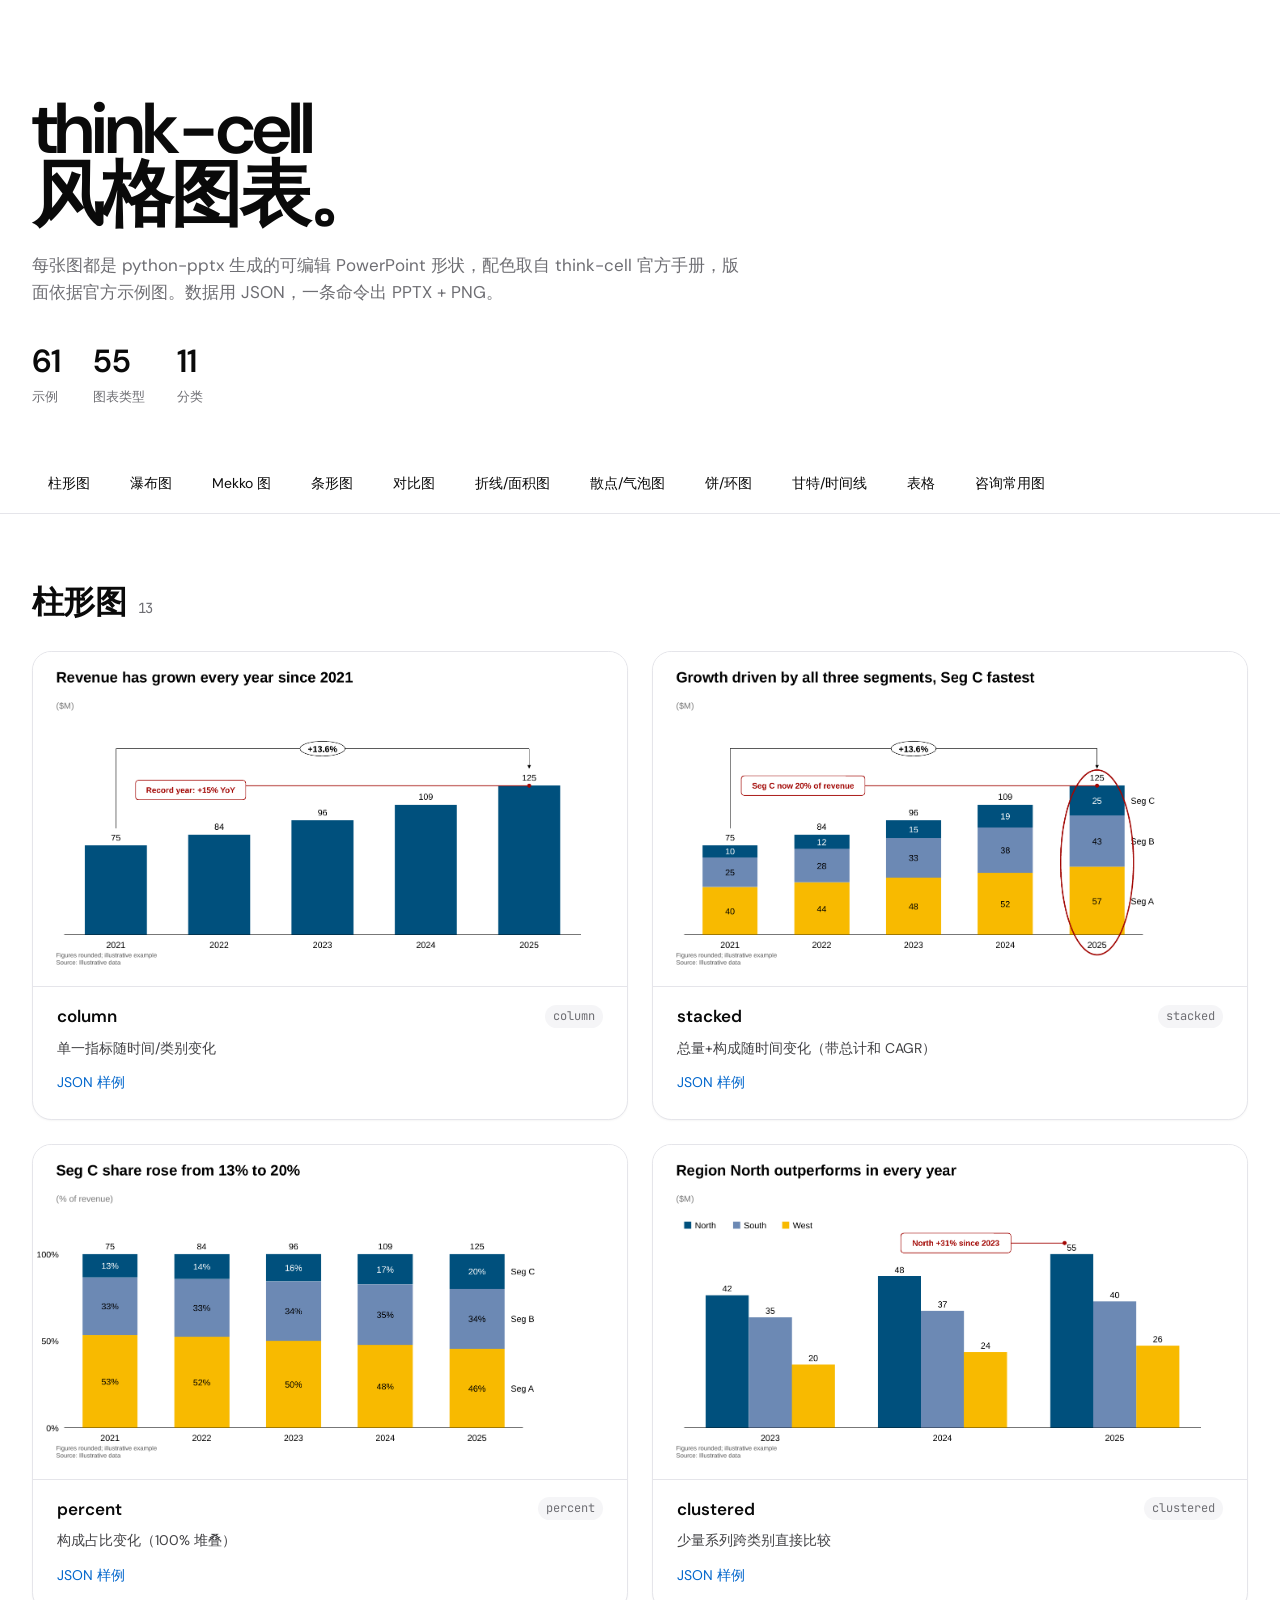
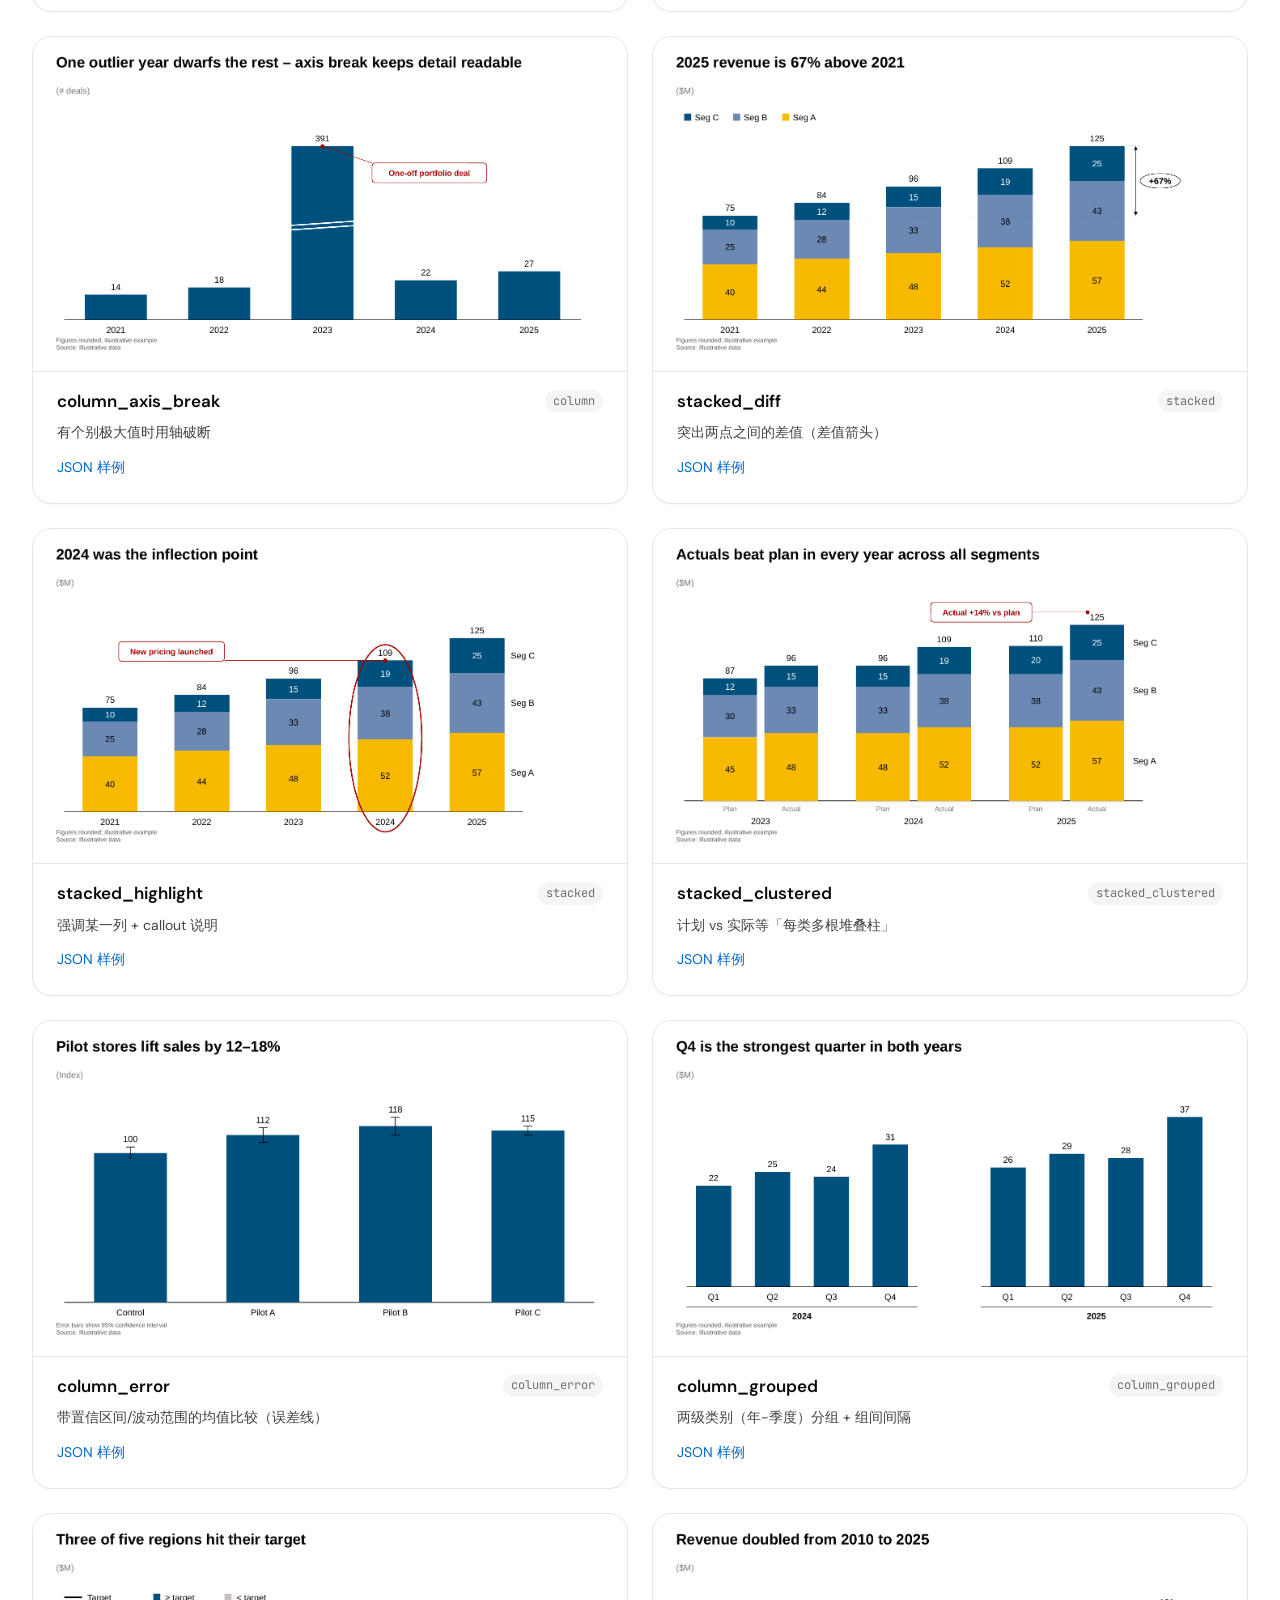
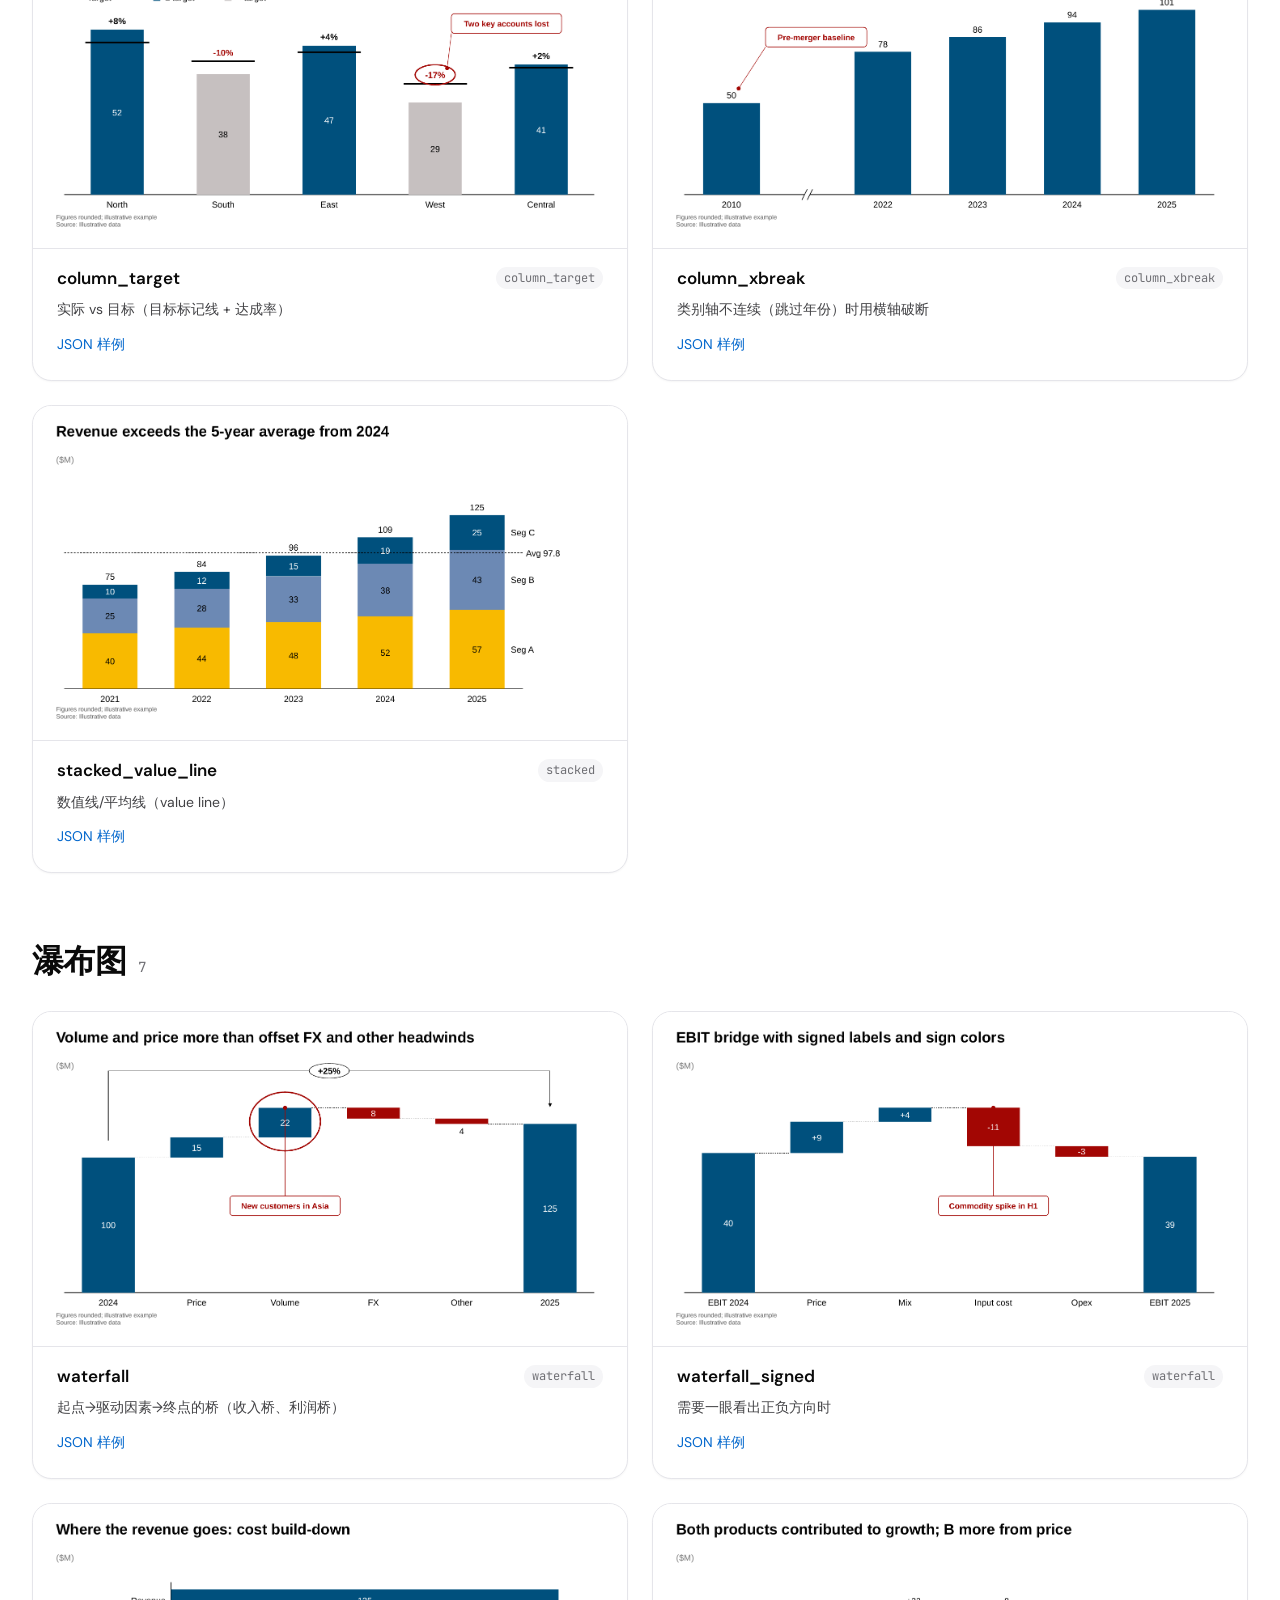
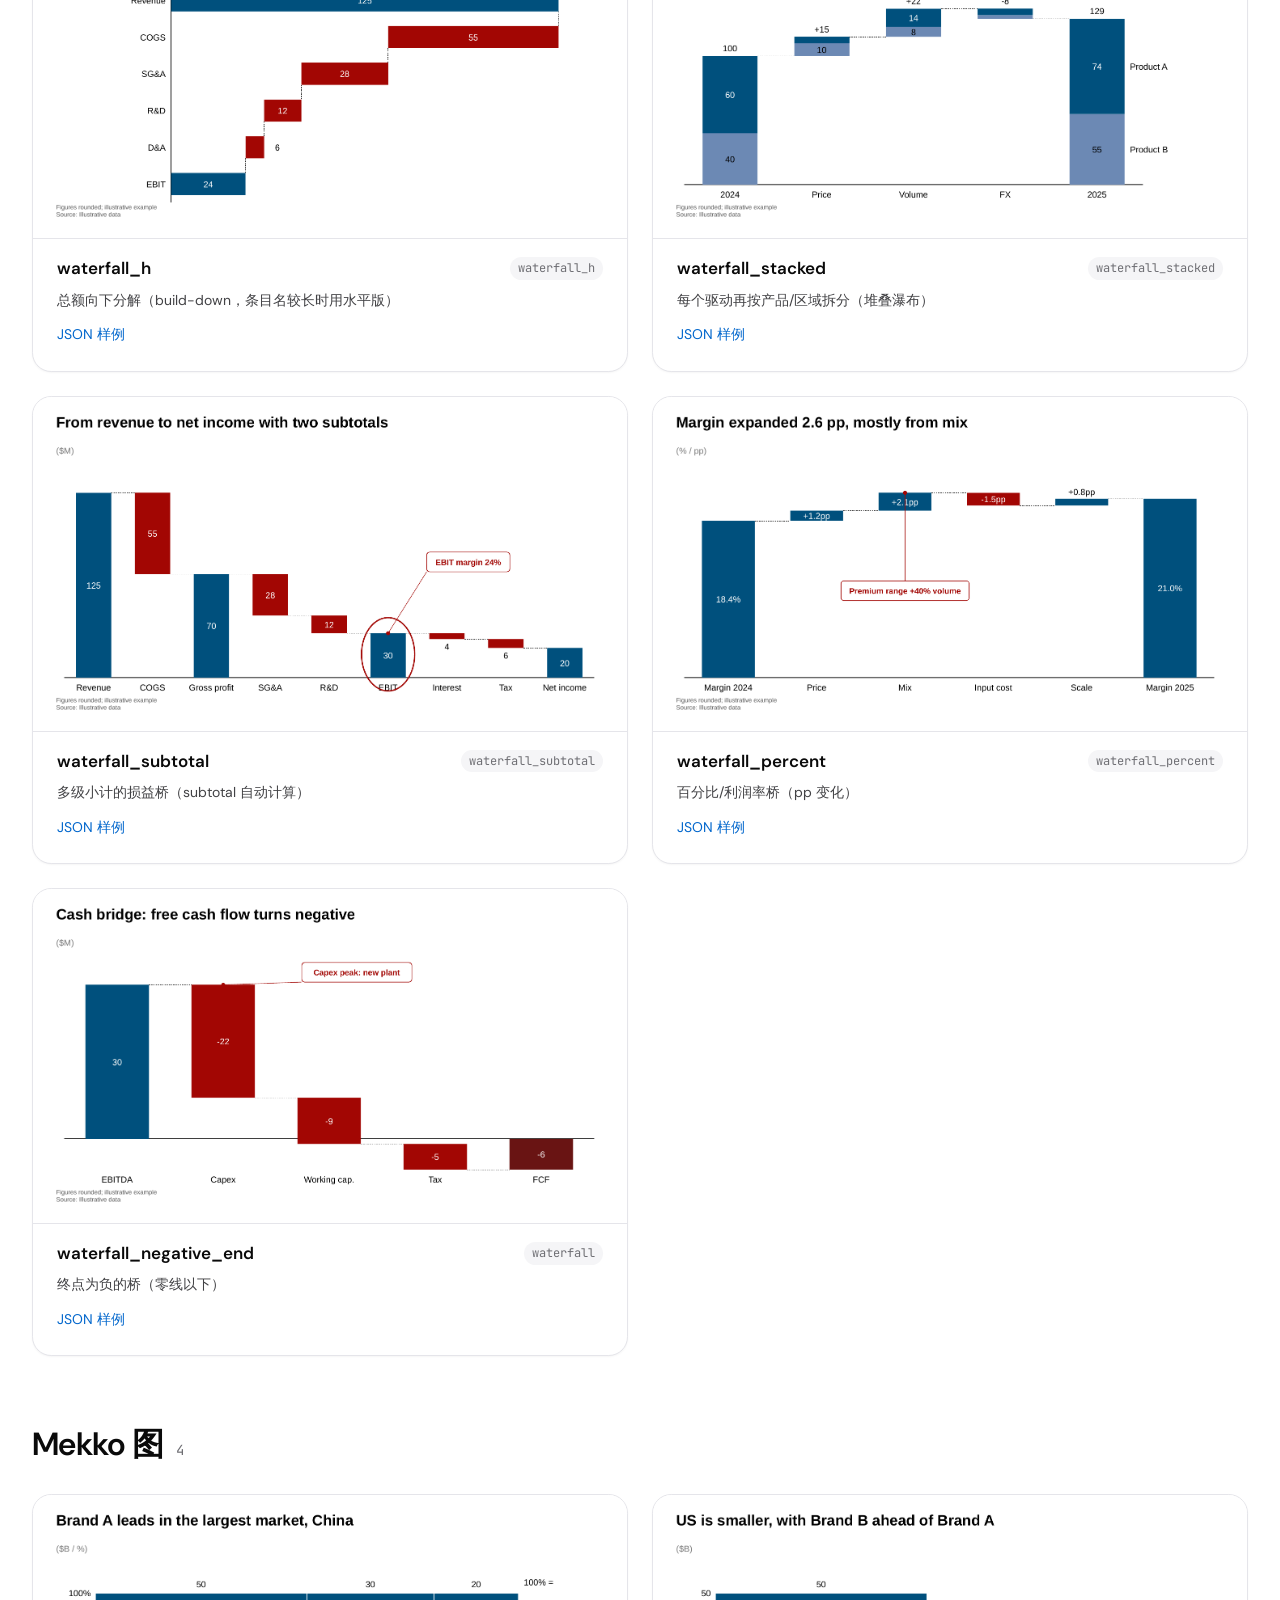
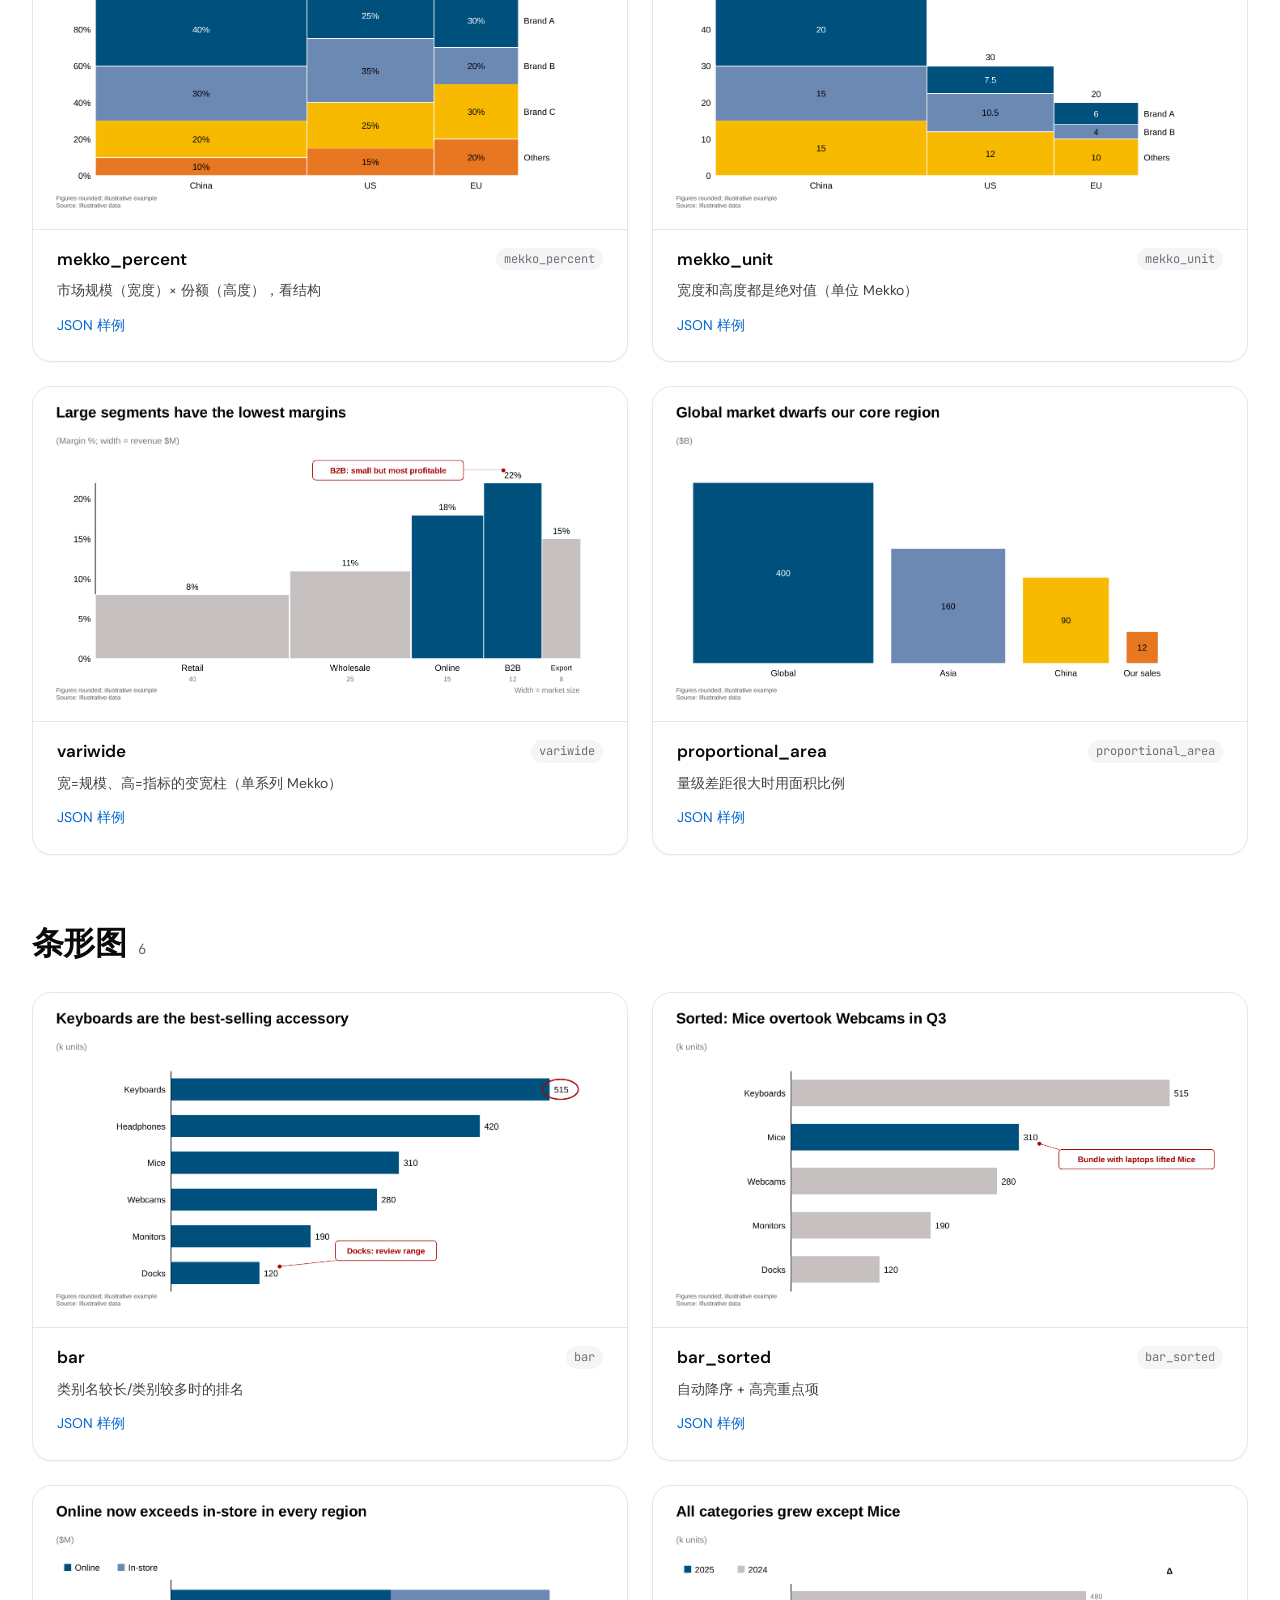
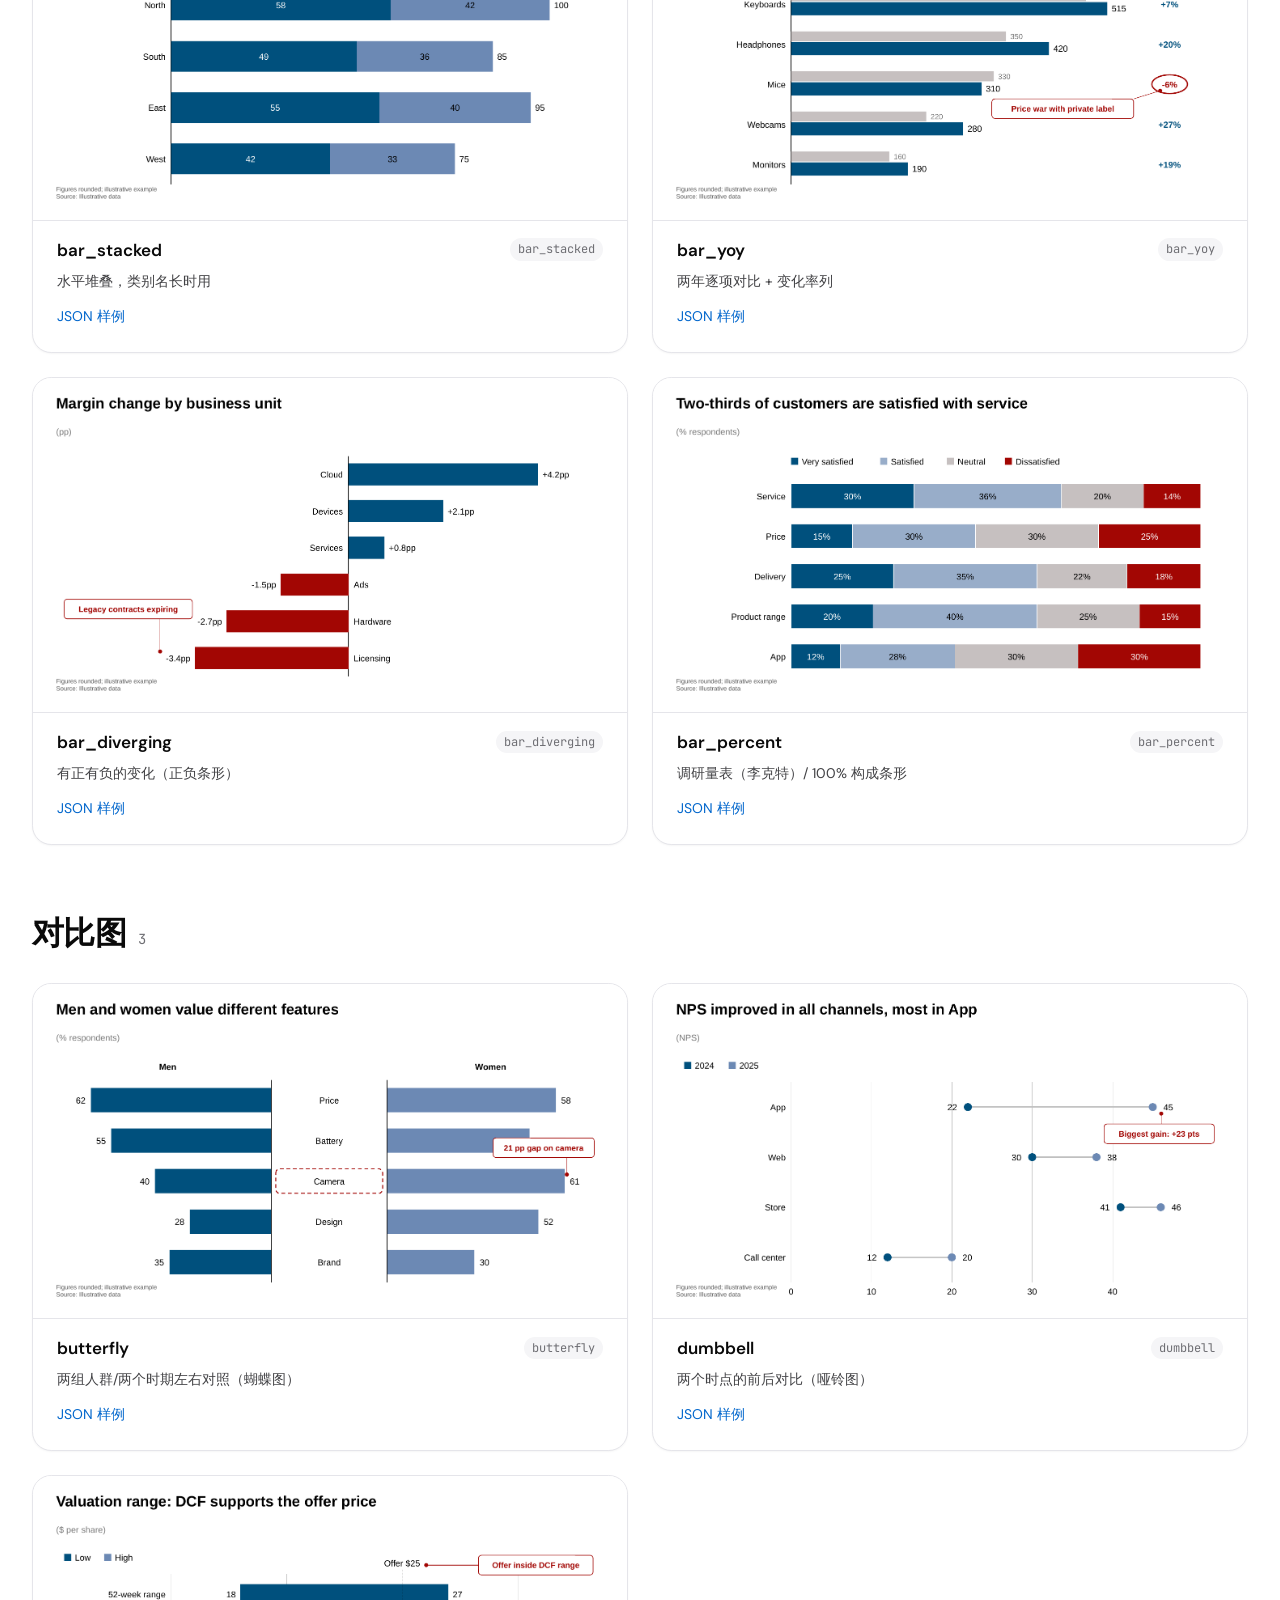
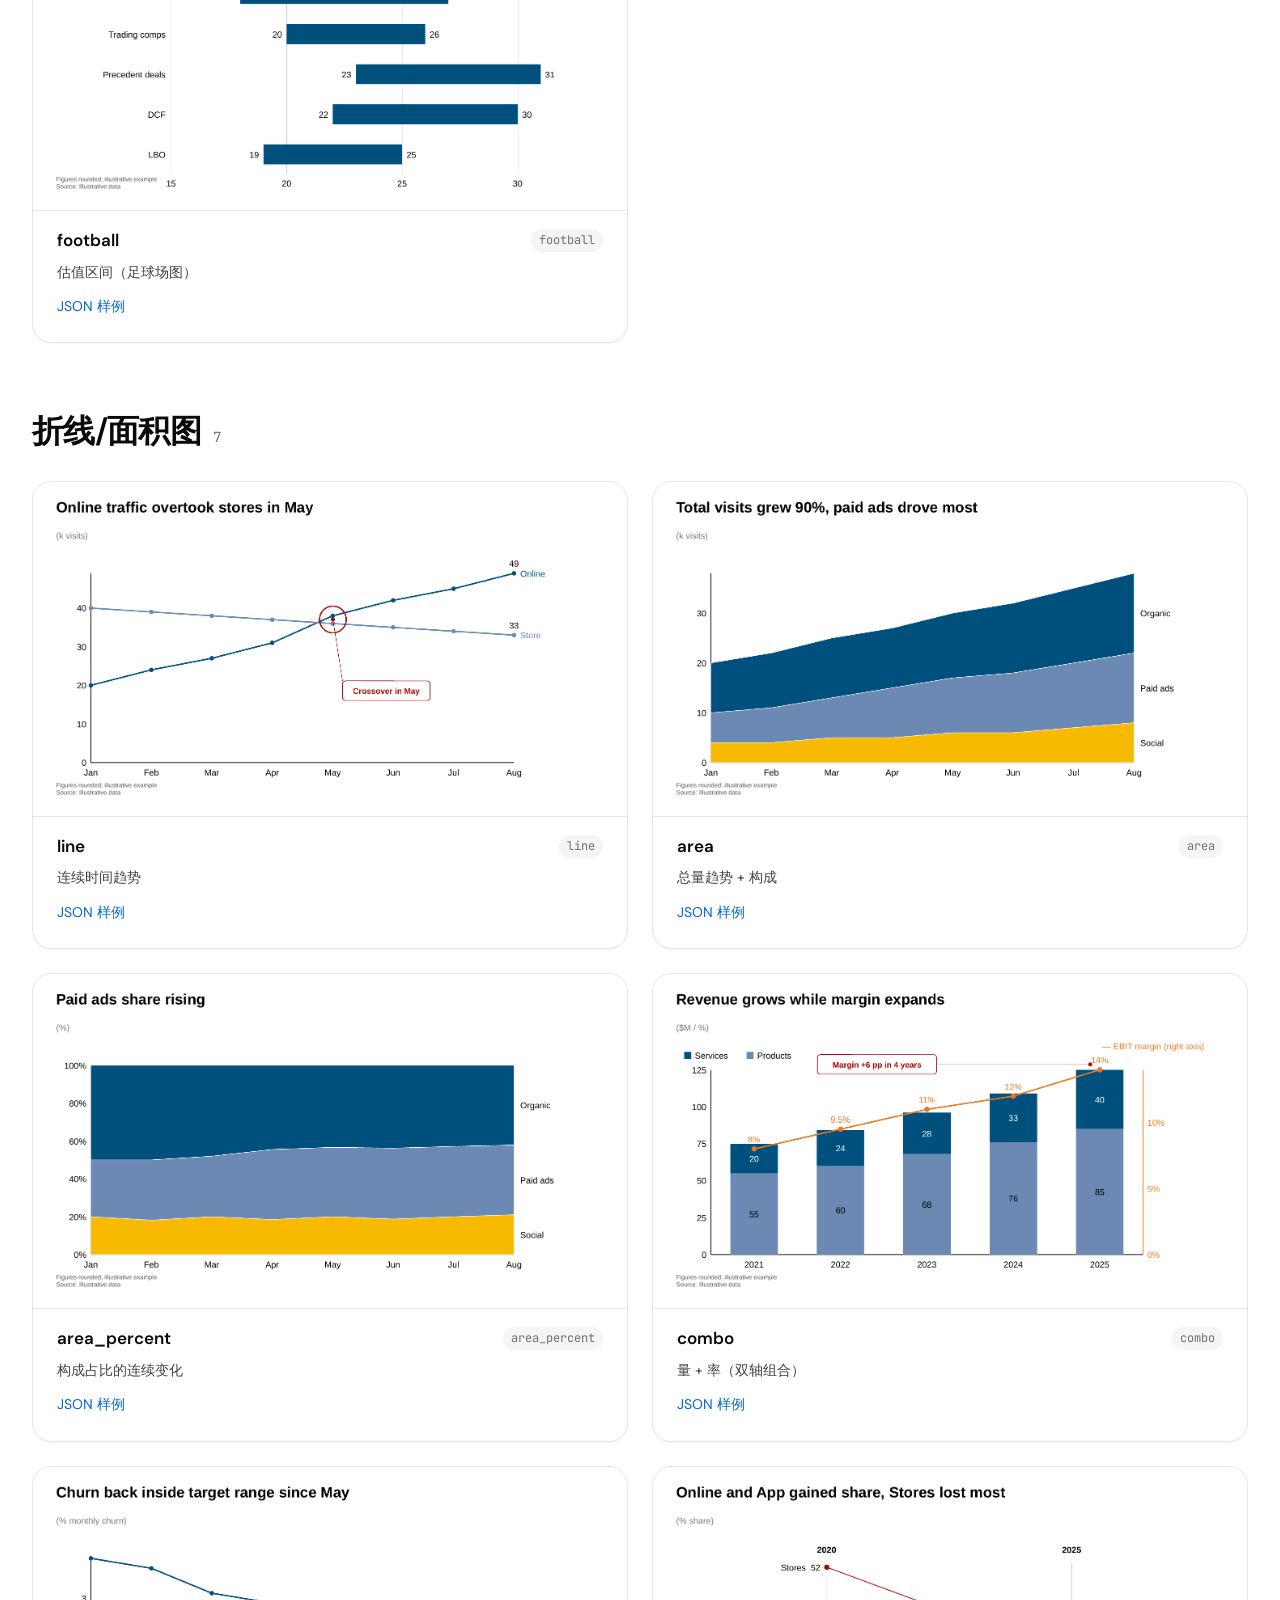
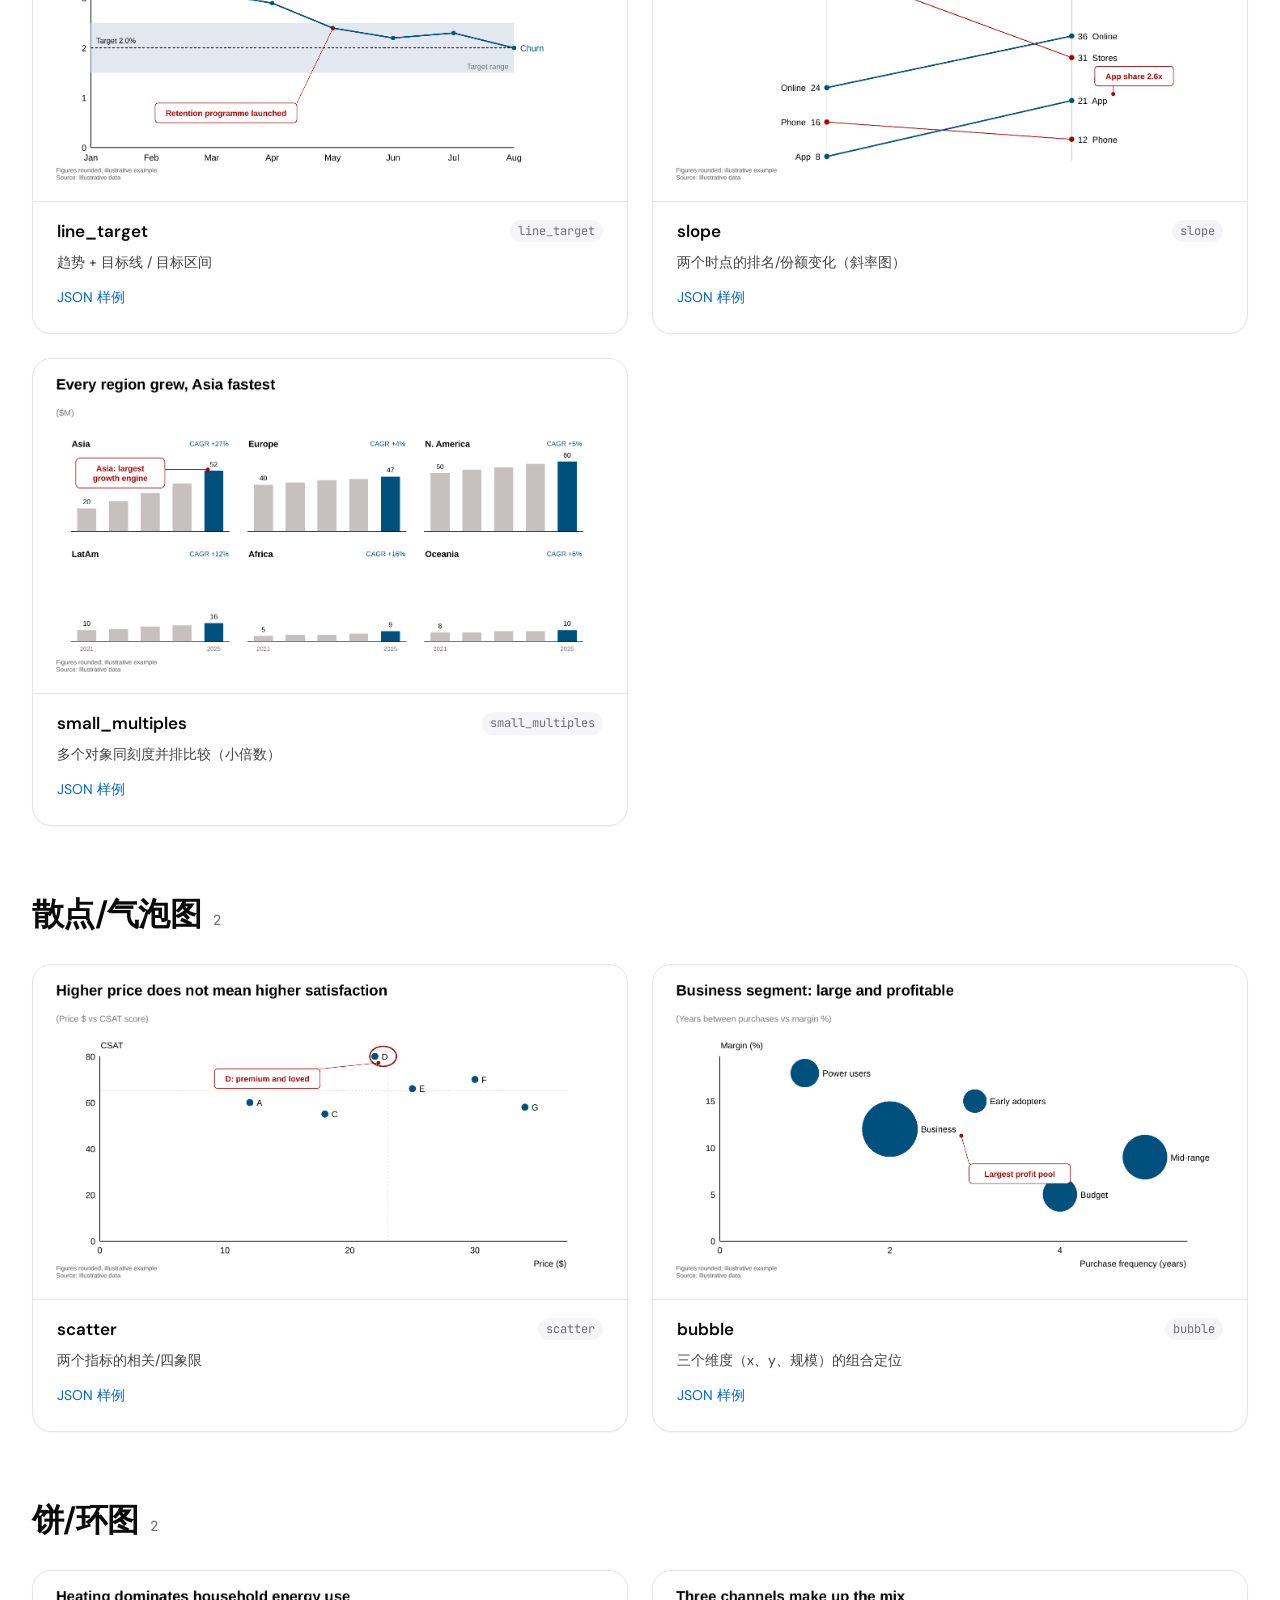
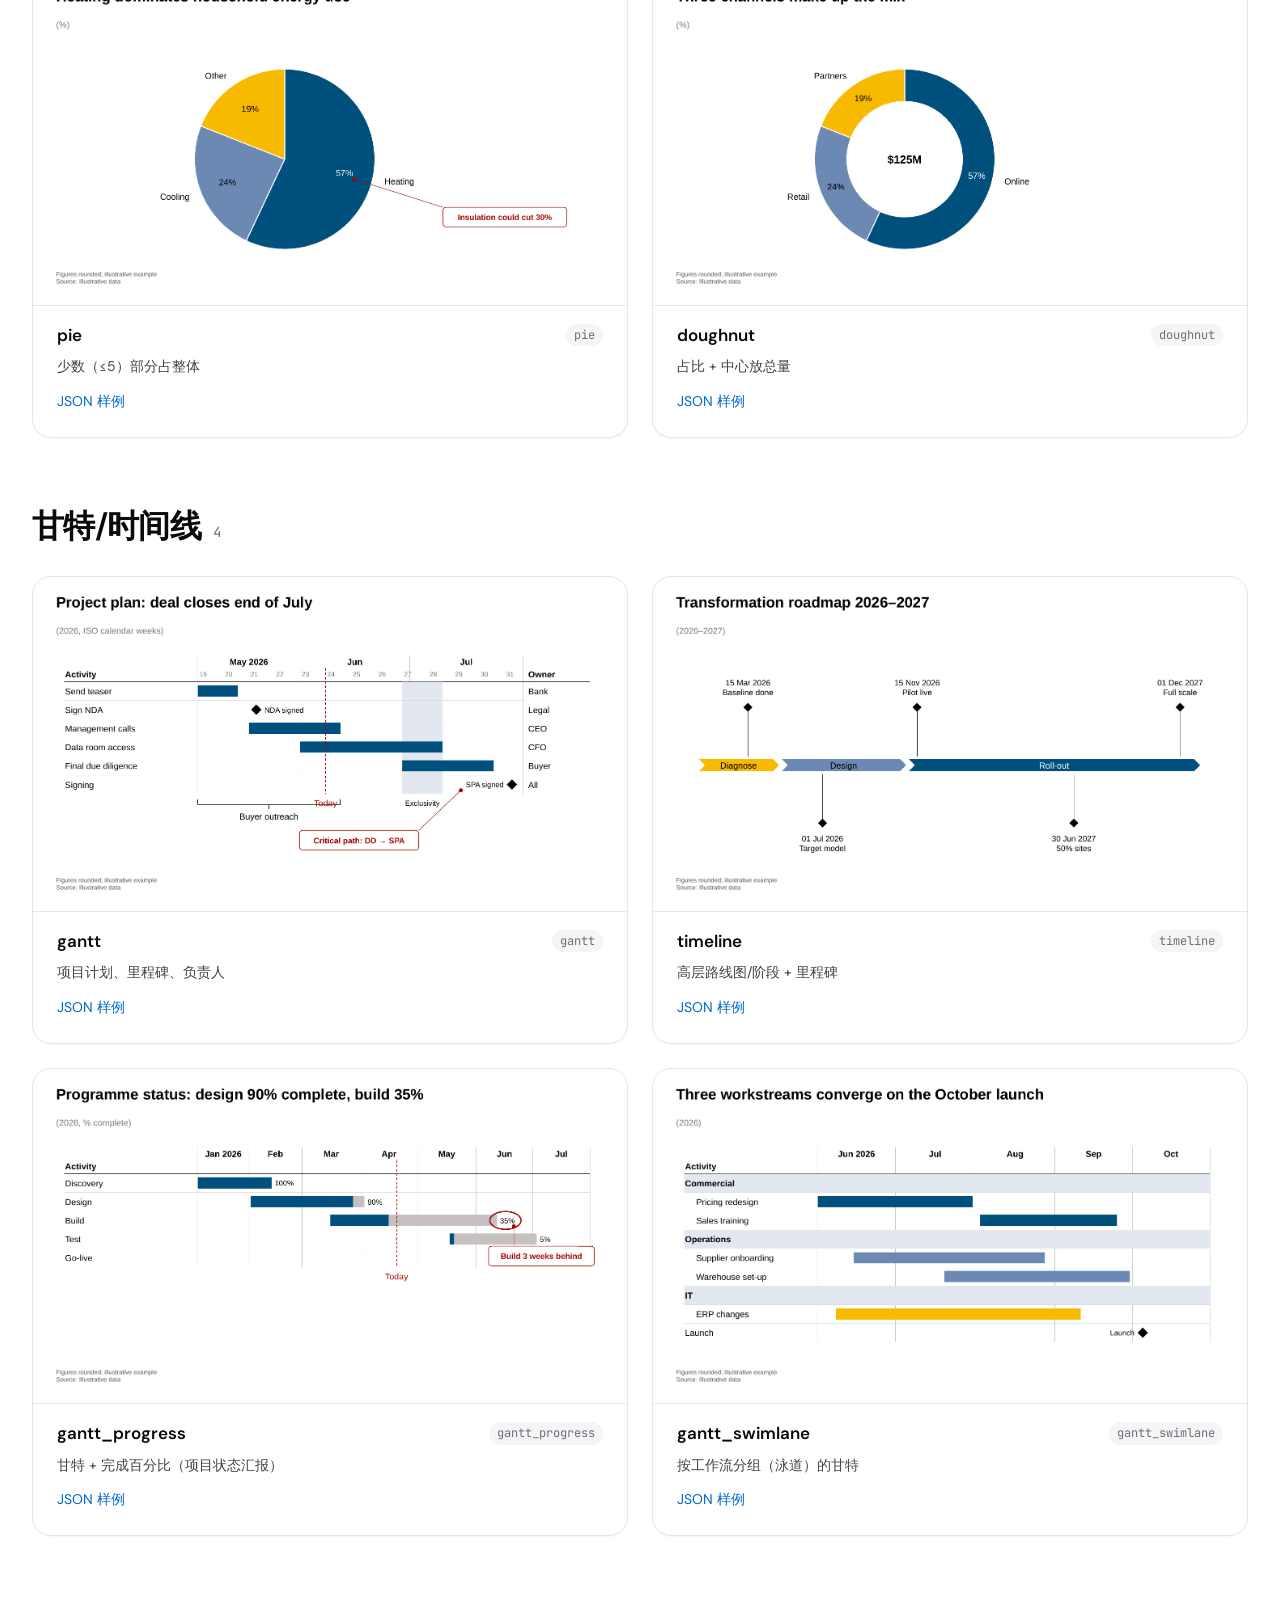
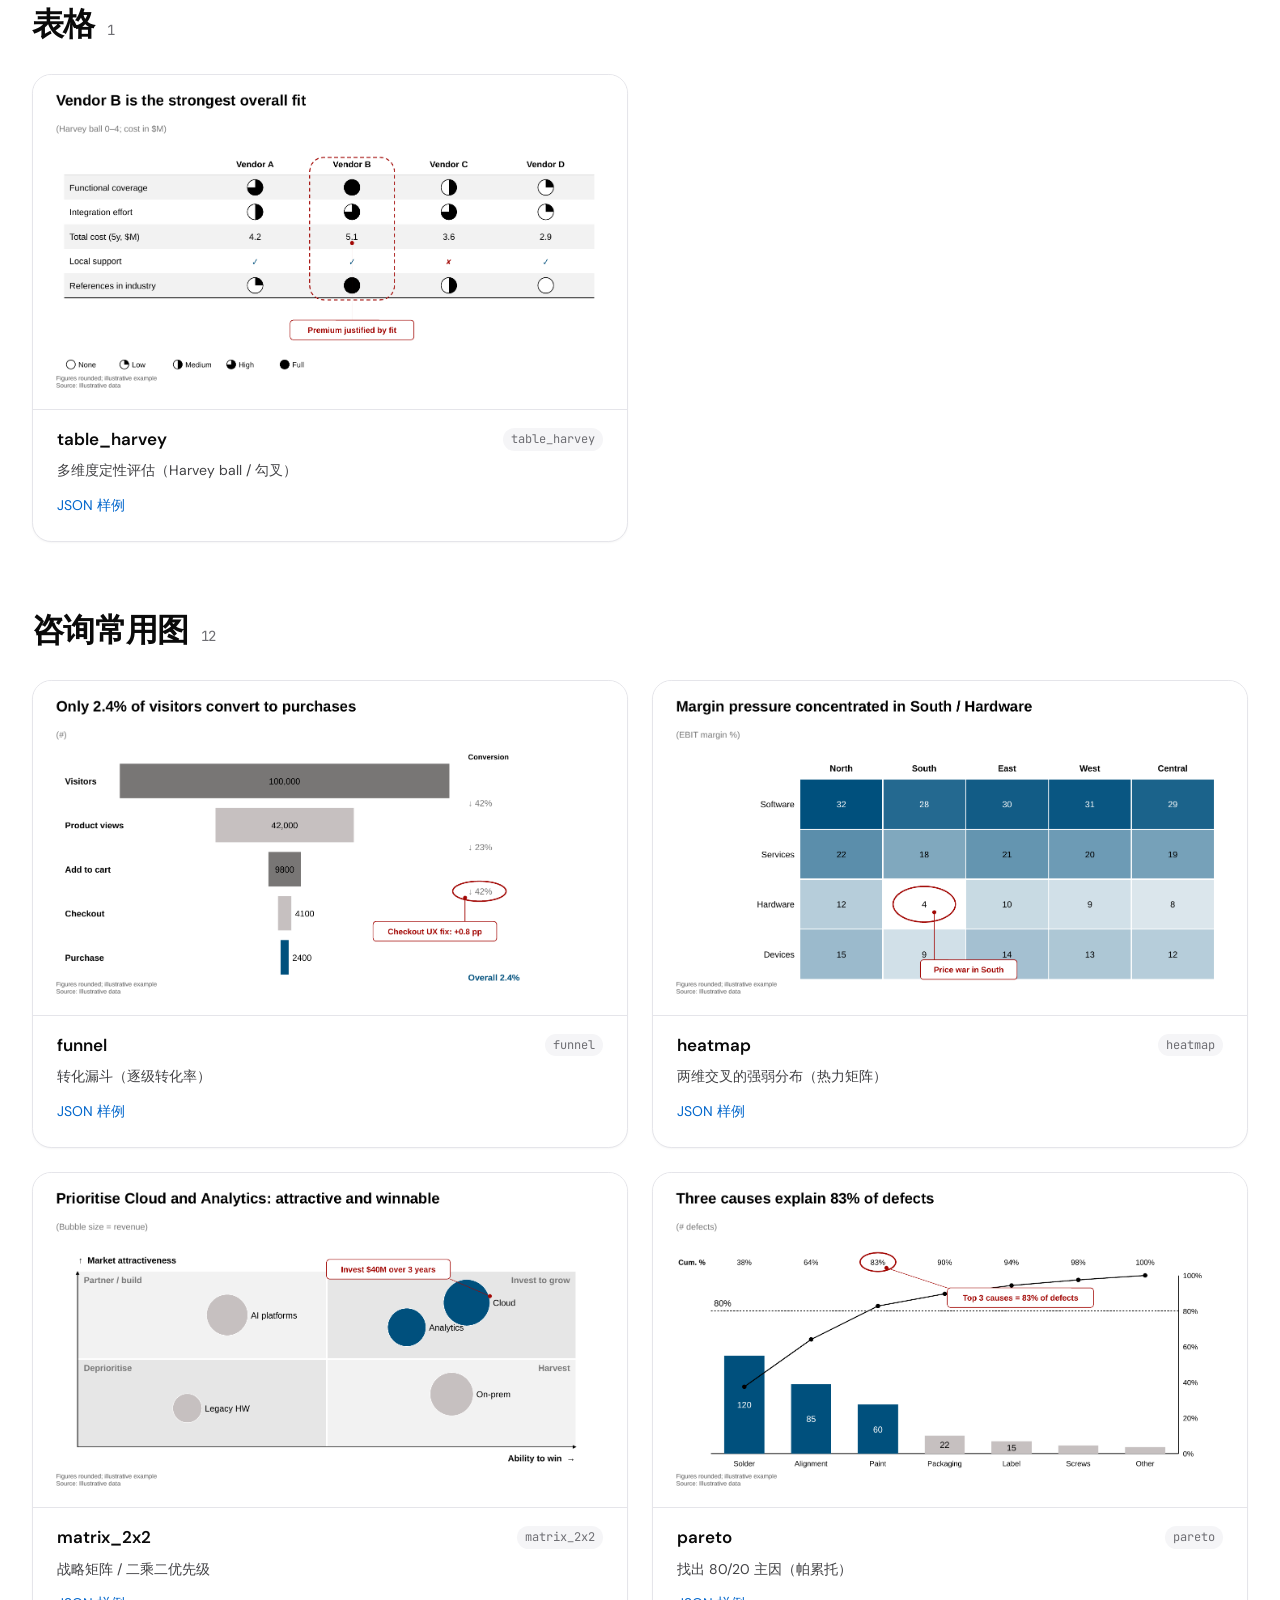
<file: gallery/index.html>
<!doctype html><html lang="zh-CN"><head><meta charset="utf-8"><meta name="viewport" content="width=device-width,initial-scale=1">
<title>think-cell 风格图表总览</title><link rel="stylesheet" href="colors_and_type.css">
<link href="https://fonts.googleapis.com/css2?family=DM+Sans:wght@400;500;600&family=JetBrains+Mono&display=swap" rel="stylesheet">
<style>
:root{--blue:#0066cc;--black:#0a0a0a;--mist:#f5f5f7;--line:#e5e5ea;--r:1.2rem;--ease:cubic-bezier(.32,.72,0,1)}
*{box-sizing:border-box} body{margin:0;font-family:"DM Sans",-apple-system,system-ui,sans-serif;color:var(--black);background:#fff;font-size:15px;line-height:1.55}
header{padding:96px 32px 48px;max-width:1280px;margin:0 auto} header h1{font-size:72px;font-weight:600;letter-spacing:-.04em;line-height:.92;margin:0 0 24px}
header p{font-size:17px;color:#6e6e73;max-width:720px;margin:0} .stats{display:flex;gap:32px;margin-top:32px;font-family:"JetBrains Mono",monospace;font-size:13px;color:#6e6e73} .stats b{display:block;font-size:32px;color:var(--black);font-family:"DM Sans";font-weight:600}
nav{position:sticky;top:0;z-index:5;background:rgba(255,255,255,.8);backdrop-filter:saturate(180%) blur(20px);border-bottom:1px solid var(--line)}
nav div{max-width:1280px;margin:0 auto;padding:12px 32px;display:flex;gap:8px;overflow-x:auto} nav a{white-space:nowrap;padding:6px 16px;border-radius:999px;color:var(--black);text-decoration:none;font-size:14px;transition:background 150ms var(--ease)} nav a:hover{background:var(--mist)}
main{max-width:1280px;margin:0 auto;padding:0 32px 128px} section{padding-top:64px} h2{font-size:32px;font-weight:600;letter-spacing:-.02em;margin:0 0 24px;display:flex;align-items:baseline;gap:12px} h2 span{font-size:14px;color:#6e6e73;font-family:"JetBrains Mono",monospace;font-weight:400}
.grid{display:grid;grid-template-columns:repeat(auto-fill,minmax(400px,1fr));gap:24px}
.card{border:1px solid var(--line);border-radius:var(--r);overflow:hidden;background:#fff;box-shadow:0 1px 2px 0 rgba(0,0,0,.04);transition:box-shadow 250ms var(--ease)} .card:hover{box-shadow:0 8px 24px -8px rgba(0,0,0,.08)}
.card img{width:100%;display:block;background:#fff;border-bottom:1px solid var(--line)} .meta{padding:16px 24px 24px} .row{display:flex;justify-content:space-between;align-items:center;gap:12px}
h3{margin:0;font-size:17px;font-weight:600} code{font-family:"JetBrains Mono",monospace;font-size:12px;background:var(--mist);padding:2px 8px;border-radius:999px;color:#6e6e73} .meta p{margin:8px 0 12px;color:#424245;font-size:14px} .meta a{color:var(--blue);text-decoration:none;font-size:14px}
footer{border-top:1px solid var(--line);padding:32px;text-align:center;color:#6e6e73;font-size:13px}
</style></head><body>
<header><h1>think-cell<br>风格图表。</h1><p>每张图都是 python-pptx 生成的可编辑 PowerPoint 形状，配色取自 think-cell 官方手册，版面依据官方示例图。数据用 JSON，一条命令出 PPTX + PNG。</p>
<div class="stats"><div><b>61</b>示例</div><div><b>55</b>图表类型</div><div><b>11</b>分类</div></div></header>
<nav><div><a href="#s0">柱形图</a><a href="#s1">瀑布图</a><a href="#s2">Mekko 图</a><a href="#s3">条形图</a><a href="#s4">对比图</a><a href="#s5">折线/面积图</a><a href="#s6">散点/气泡图</a><a href="#s7">饼/环图</a><a href="#s8">甘特/时间线</a><a href="#s9">表格</a><a href="#s10">咨询常用图</a></div></nav><main><section id="s0"><h2>柱形图<span>13</span></h2><div class="grid"><article class="card"><img src="../examples/column.png" alt="column" loading="lazy"><div class="meta"><div class="row"><h3>column</h3><code>column</code></div><p>单一指标随时间/类别变化</p><a href="../examples/column.json">JSON 样例</a></div></article><article class="card"><img src="../examples/stacked.png" alt="stacked" loading="lazy"><div class="meta"><div class="row"><h3>stacked</h3><code>stacked</code></div><p>总量+构成随时间变化（带总计和 CAGR）</p><a href="../examples/stacked.json">JSON 样例</a></div></article><article class="card"><img src="../examples/percent.png" alt="percent" loading="lazy"><div class="meta"><div class="row"><h3>percent</h3><code>percent</code></div><p>构成占比变化（100% 堆叠）</p><a href="../examples/percent.json">JSON 样例</a></div></article><article class="card"><img src="../examples/clustered.png" alt="clustered" loading="lazy"><div class="meta"><div class="row"><h3>clustered</h3><code>clustered</code></div><p>少量系列跨类别直接比较</p><a href="../examples/clustered.json">JSON 样例</a></div></article><article class="card"><img src="../examples/column_axis_break.png" alt="column_axis_break" loading="lazy"><div class="meta"><div class="row"><h3>column_axis_break</h3><code>column</code></div><p>有个别极大值时用轴破断</p><a href="../examples/column_axis_break.json">JSON 样例</a></div></article><article class="card"><img src="../examples/stacked_diff.png" alt="stacked_diff" loading="lazy"><div class="meta"><div class="row"><h3>stacked_diff</h3><code>stacked</code></div><p>突出两点之间的差值（差值箭头）</p><a href="../examples/stacked_diff.json">JSON 样例</a></div></article><article class="card"><img src="../examples/stacked_highlight.png" alt="stacked_highlight" loading="lazy"><div class="meta"><div class="row"><h3>stacked_highlight</h3><code>stacked</code></div><p>强调某一列 + callout 说明</p><a href="../examples/stacked_highlight.json">JSON 样例</a></div></article><article class="card"><img src="../examples/stacked_clustered.png" alt="stacked_clustered" loading="lazy"><div class="meta"><div class="row"><h3>stacked_clustered</h3><code>stacked_clustered</code></div><p>计划 vs 实际等「每类多根堆叠柱」</p><a href="../examples/stacked_clustered.json">JSON 样例</a></div></article><article class="card"><img src="../examples/column_error.png" alt="column_error" loading="lazy"><div class="meta"><div class="row"><h3>column_error</h3><code>column_error</code></div><p>带置信区间/波动范围的均值比较（误差线）</p><a href="../examples/column_error.json">JSON 样例</a></div></article><article class="card"><img src="../examples/column_grouped.png" alt="column_grouped" loading="lazy"><div class="meta"><div class="row"><h3>column_grouped</h3><code>column_grouped</code></div><p>两级类别（年-季度）分组 + 组间间隔</p><a href="../examples/column_grouped.json">JSON 样例</a></div></article><article class="card"><img src="../examples/column_target.png" alt="column_target" loading="lazy"><div class="meta"><div class="row"><h3>column_target</h3><code>column_target</code></div><p>实际 vs 目标（目标标记线 + 达成率）</p><a href="../examples/column_target.json">JSON 样例</a></div></article><article class="card"><img src="../examples/column_xbreak.png" alt="column_xbreak" loading="lazy"><div class="meta"><div class="row"><h3>column_xbreak</h3><code>column_xbreak</code></div><p>类别轴不连续（跳过年份）时用横轴破断</p><a href="../examples/column_xbreak.json">JSON 样例</a></div></article><article class="card"><img src="../examples/stacked_value_line.png" alt="stacked_value_line" loading="lazy"><div class="meta"><div class="row"><h3>stacked_value_line</h3><code>stacked</code></div><p>数值线/平均线（value line）</p><a href="../examples/stacked_value_line.json">JSON 样例</a></div></article></div></section><section id="s1"><h2>瀑布图<span>7</span></h2><div class="grid"><article class="card"><img src="../examples/waterfall.png" alt="waterfall" loading="lazy"><div class="meta"><div class="row"><h3>waterfall</h3><code>waterfall</code></div><p>起点→驱动因素→终点的桥（收入桥、利润桥）</p><a href="../examples/waterfall.json">JSON 样例</a></div></article><article class="card"><img src="../examples/waterfall_signed.png" alt="waterfall_signed" loading="lazy"><div class="meta"><div class="row"><h3>waterfall_signed</h3><code>waterfall</code></div><p>需要一眼看出正负方向时</p><a href="../examples/waterfall_signed.json">JSON 样例</a></div></article><article class="card"><img src="../examples/waterfall_h.png" alt="waterfall_h" loading="lazy"><div class="meta"><div class="row"><h3>waterfall_h</h3><code>waterfall_h</code></div><p>总额向下分解（build-down，条目名较长时用水平版）</p><a href="../examples/waterfall_h.json">JSON 样例</a></div></article><article class="card"><img src="../examples/waterfall_stacked.png" alt="waterfall_stacked" loading="lazy"><div class="meta"><div class="row"><h3>waterfall_stacked</h3><code>waterfall_stacked</code></div><p>每个驱动再按产品/区域拆分（堆叠瀑布）</p><a href="../examples/waterfall_stacked.json">JSON 样例</a></div></article><article class="card"><img src="../examples/waterfall_subtotal.png" alt="waterfall_subtotal" loading="lazy"><div class="meta"><div class="row"><h3>waterfall_subtotal</h3><code>waterfall_subtotal</code></div><p>多级小计的损益桥（subtotal 自动计算）</p><a href="../examples/waterfall_subtotal.json">JSON 样例</a></div></article><article class="card"><img src="../examples/waterfall_percent.png" alt="waterfall_percent" loading="lazy"><div class="meta"><div class="row"><h3>waterfall_percent</h3><code>waterfall_percent</code></div><p>百分比/利润率桥（pp 变化）</p><a href="../examples/waterfall_percent.json">JSON 样例</a></div></article><article class="card"><img src="../examples/waterfall_negative_end.png" alt="waterfall_negative_end" loading="lazy"><div class="meta"><div class="row"><h3>waterfall_negative_end</h3><code>waterfall</code></div><p>终点为负的桥（零线以下）</p><a href="../examples/waterfall_negative_end.json">JSON 样例</a></div></article></div></section><section id="s2"><h2>Mekko 图<span>4</span></h2><div class="grid"><article class="card"><img src="../examples/mekko_percent.png" alt="mekko_percent" loading="lazy"><div class="meta"><div class="row"><h3>mekko_percent</h3><code>mekko_percent</code></div><p>市场规模（宽度）× 份额（高度），看结构</p><a href="../examples/mekko_percent.json">JSON 样例</a></div></article><article class="card"><img src="../examples/mekko_unit.png" alt="mekko_unit" loading="lazy"><div class="meta"><div class="row"><h3>mekko_unit</h3><code>mekko_unit</code></div><p>宽度和高度都是绝对值（单位 Mekko）</p><a href="../examples/mekko_unit.json">JSON 样例</a></div></article><article class="card"><img src="../examples/variwide.png" alt="variwide" loading="lazy"><div class="meta"><div class="row"><h3>variwide</h3><code>variwide</code></div><p>宽=规模、高=指标的变宽柱（单系列 Mekko）</p><a href="../examples/variwide.json">JSON 样例</a></div></article><article class="card"><img src="../examples/proportional_area.png" alt="proportional_area" loading="lazy"><div class="meta"><div class="row"><h3>proportional_area</h3><code>proportional_area</code></div><p>量级差距很大时用面积比例</p><a href="../examples/proportional_area.json">JSON 样例</a></div></article></div></section><section id="s3"><h2>条形图<span>6</span></h2><div class="grid"><article class="card"><img src="../examples/bar.png" alt="bar" loading="lazy"><div class="meta"><div class="row"><h3>bar</h3><code>bar</code></div><p>类别名较长/类别较多时的排名</p><a href="../examples/bar.json">JSON 样例</a></div></article><article class="card"><img src="../examples/bar_sorted.png" alt="bar_sorted" loading="lazy"><div class="meta"><div class="row"><h3>bar_sorted</h3><code>bar_sorted</code></div><p>自动降序 + 高亮重点项</p><a href="../examples/bar_sorted.json">JSON 样例</a></div></article><article class="card"><img src="../examples/bar_stacked.png" alt="bar_stacked" loading="lazy"><div class="meta"><div class="row"><h3>bar_stacked</h3><code>bar_stacked</code></div><p>水平堆叠，类别名长时用</p><a href="../examples/bar_stacked.json">JSON 样例</a></div></article><article class="card"><img src="../examples/bar_yoy.png" alt="bar_yoy" loading="lazy"><div class="meta"><div class="row"><h3>bar_yoy</h3><code>bar_yoy</code></div><p>两年逐项对比 + 变化率列</p><a href="../examples/bar_yoy.json">JSON 样例</a></div></article><article class="card"><img src="../examples/bar_diverging.png" alt="bar_diverging" loading="lazy"><div class="meta"><div class="row"><h3>bar_diverging</h3><code>bar_diverging</code></div><p>有正有负的变化（正负条形）</p><a href="../examples/bar_diverging.json">JSON 样例</a></div></article><article class="card"><img src="../examples/bar_percent.png" alt="bar_percent" loading="lazy"><div class="meta"><div class="row"><h3>bar_percent</h3><code>bar_percent</code></div><p>调研量表（李克特）/ 100% 构成条形</p><a href="../examples/bar_percent.json">JSON 样例</a></div></article></div></section><section id="s4"><h2>对比图<span>3</span></h2><div class="grid"><article class="card"><img src="../examples/butterfly.png" alt="butterfly" loading="lazy"><div class="meta"><div class="row"><h3>butterfly</h3><code>butterfly</code></div><p>两组人群/两个时期左右对照（蝴蝶图）</p><a href="../examples/butterfly.json">JSON 样例</a></div></article><article class="card"><img src="../examples/dumbbell.png" alt="dumbbell" loading="lazy"><div class="meta"><div class="row"><h3>dumbbell</h3><code>dumbbell</code></div><p>两个时点的前后对比（哑铃图）</p><a href="../examples/dumbbell.json">JSON 样例</a></div></article><article class="card"><img src="../examples/football.png" alt="football" loading="lazy"><div class="meta"><div class="row"><h3>football</h3><code>football</code></div><p>估值区间（足球场图）</p><a href="../examples/football.json">JSON 样例</a></div></article></div></section><section id="s5"><h2>折线/面积图<span>7</span></h2><div class="grid"><article class="card"><img src="../examples/line.png" alt="line" loading="lazy"><div class="meta"><div class="row"><h3>line</h3><code>line</code></div><p>连续时间趋势</p><a href="../examples/line.json">JSON 样例</a></div></article><article class="card"><img src="../examples/area.png" alt="area" loading="lazy"><div class="meta"><div class="row"><h3>area</h3><code>area</code></div><p>总量趋势 + 构成</p><a href="../examples/area.json">JSON 样例</a></div></article><article class="card"><img src="../examples/area_percent.png" alt="area_percent" loading="lazy"><div class="meta"><div class="row"><h3>area_percent</h3><code>area_percent</code></div><p>构成占比的连续变化</p><a href="../examples/area_percent.json">JSON 样例</a></div></article><article class="card"><img src="../examples/combo.png" alt="combo" loading="lazy"><div class="meta"><div class="row"><h3>combo</h3><code>combo</code></div><p>量 + 率（双轴组合）</p><a href="../examples/combo.json">JSON 样例</a></div></article><article class="card"><img src="../examples/line_target.png" alt="line_target" loading="lazy"><div class="meta"><div class="row"><h3>line_target</h3><code>line_target</code></div><p>趋势 + 目标线 / 目标区间</p><a href="../examples/line_target.json">JSON 样例</a></div></article><article class="card"><img src="../examples/slope.png" alt="slope" loading="lazy"><div class="meta"><div class="row"><h3>slope</h3><code>slope</code></div><p>两个时点的排名/份额变化（斜率图）</p><a href="../examples/slope.json">JSON 样例</a></div></article><article class="card"><img src="../examples/small_multiples.png" alt="small_multiples" loading="lazy"><div class="meta"><div class="row"><h3>small_multiples</h3><code>small_multiples</code></div><p>多个对象同刻度并排比较（小倍数）</p><a href="../examples/small_multiples.json">JSON 样例</a></div></article></div></section><section id="s6"><h2>散点/气泡图<span>2</span></h2><div class="grid"><article class="card"><img src="../examples/scatter.png" alt="scatter" loading="lazy"><div class="meta"><div class="row"><h3>scatter</h3><code>scatter</code></div><p>两个指标的相关/四象限</p><a href="../examples/scatter.json">JSON 样例</a></div></article><article class="card"><img src="../examples/bubble.png" alt="bubble" loading="lazy"><div class="meta"><div class="row"><h3>bubble</h3><code>bubble</code></div><p>三个维度（x、y、规模）的组合定位</p><a href="../examples/bubble.json">JSON 样例</a></div></article></div></section><section id="s7"><h2>饼/环图<span>2</span></h2><div class="grid"><article class="card"><img src="../examples/pie.png" alt="pie" loading="lazy"><div class="meta"><div class="row"><h3>pie</h3><code>pie</code></div><p>少数（≤5）部分占整体</p><a href="../examples/pie.json">JSON 样例</a></div></article><article class="card"><img src="../examples/doughnut.png" alt="doughnut" loading="lazy"><div class="meta"><div class="row"><h3>doughnut</h3><code>doughnut</code></div><p>占比 + 中心放总量</p><a href="../examples/doughnut.json">JSON 样例</a></div></article></div></section><section id="s8"><h2>甘特/时间线<span>4</span></h2><div class="grid"><article class="card"><img src="../examples/gantt.png" alt="gantt" loading="lazy"><div class="meta"><div class="row"><h3>gantt</h3><code>gantt</code></div><p>项目计划、里程碑、负责人</p><a href="../examples/gantt.json">JSON 样例</a></div></article><article class="card"><img src="../examples/timeline.png" alt="timeline" loading="lazy"><div class="meta"><div class="row"><h3>timeline</h3><code>timeline</code></div><p>高层路线图/阶段 + 里程碑</p><a href="../examples/timeline.json">JSON 样例</a></div></article><article class="card"><img src="../examples/gantt_progress.png" alt="gantt_progress" loading="lazy"><div class="meta"><div class="row"><h3>gantt_progress</h3><code>gantt_progress</code></div><p>甘特 + 完成百分比（项目状态汇报）</p><a href="../examples/gantt_progress.json">JSON 样例</a></div></article><article class="card"><img src="../examples/gantt_swimlane.png" alt="gantt_swimlane" loading="lazy"><div class="meta"><div class="row"><h3>gantt_swimlane</h3><code>gantt_swimlane</code></div><p>按工作流分组（泳道）的甘特</p><a href="../examples/gantt_swimlane.json">JSON 样例</a></div></article></div></section><section id="s9"><h2>表格<span>1</span></h2><div class="grid"><article class="card"><img src="../examples/table_harvey.png" alt="table_harvey" loading="lazy"><div class="meta"><div class="row"><h3>table_harvey</h3><code>table_harvey</code></div><p>多维度定性评估（Harvey ball / 勾叉）</p><a href="../examples/table_harvey.json">JSON 样例</a></div></article></div></section><section id="s10"><h2>咨询常用图<span>12</span></h2><div class="grid"><article class="card"><img src="../examples/funnel.png" alt="funnel" loading="lazy"><div class="meta"><div class="row"><h3>funnel</h3><code>funnel</code></div><p>转化漏斗（逐级转化率）</p><a href="../examples/funnel.json">JSON 样例</a></div></article><article class="card"><img src="../examples/heatmap.png" alt="heatmap" loading="lazy"><div class="meta"><div class="row"><h3>heatmap</h3><code>heatmap</code></div><p>两维交叉的强弱分布（热力矩阵）</p><a href="../examples/heatmap.json">JSON 样例</a></div></article><article class="card"><img src="../examples/matrix_2x2.png" alt="matrix_2x2" loading="lazy"><div class="meta"><div class="row"><h3>matrix_2x2</h3><code>matrix_2x2</code></div><p>战略矩阵 / 二乘二优先级</p><a href="../examples/matrix_2x2.json">JSON 样例</a></div></article><article class="card"><img src="../examples/pareto.png" alt="pareto" loading="lazy"><div class="meta"><div class="row"><h3>pareto</h3><code>pareto</code></div><p>找出 80/20 主因（帕累托）</p><a href="../examples/pareto.json">JSON 样例</a></div></article><article class="card"><img src="../examples/tornado.png" alt="tornado" loading="lazy"><div class="meta"><div class="row"><h3>tornado</h3><code>tornado</code></div><p>敏感性分析（龙卷风图）</p><a href="../examples/tornado.json">JSON 样例</a></div></article><article class="card"><img src="../examples/tree.png" alt="tree" loading="lazy"><div class="meta"><div class="row"><h3>tree</h3><code>tree</code></div><p>指标拆解树 / 驱动树</p><a href="../examples/tree.json">JSON 样例</a></div></article><article class="card"><img src="../examples/kpi_cards.png" alt="kpi_cards" loading="lazy"><div class="meta"><div class="row"><h3>kpi_cards</h3><code>kpi_cards</code></div><p>KPI 仪表板卡片</p><a href="../examples/kpi_cards.json">JSON 样例</a></div></article><article class="card"><img src="../examples/bullet.png" alt="bullet" loading="lazy"><div class="meta"><div class="row"><h3>bullet</h3><code>bullet</code></div><p>实际 vs 目标 vs 区间（子弹图）</p><a href="../examples/bullet.json">JSON 样例</a></div></article><article class="card"><img src="../examples/progress_bars.png" alt="progress_bars" loading="lazy"><div class="meta"><div class="row"><h3>progress_bars</h3><code>progress_bars</code></div><p>举措/目标完成进度（对照时间进度）</p><a href="../examples/progress_bars.json">JSON 样例</a></div></article><article class="card"><img src="../examples/radar.png" alt="radar" loading="lazy"><div class="meta"><div class="row"><h3>radar</h3><code>radar</code></div><p>多维能力画像对比（雷达）</p><a href="../examples/radar.json">JSON 样例</a></div></article><article class="card"><img src="../examples/tam_sam_som.png" alt="tam_sam_som" loading="lazy"><div class="meta"><div class="row"><h3>tam_sam_som</h3><code>tam_sam_som</code></div><p>潜在市场规模分层（TAM/SAM/SOM）</p><a href="../examples/tam_sam_som.json">JSON 样例</a></div></article><article class="card"><img src="../examples/waffle.png" alt="waffle" loading="lazy"><div class="meta"><div class="row"><h3>waffle</h3><code>waffle</code></div><p>直观的百分比（华夫图）</p><a href="../examples/waffle.json">JSON 样例</a></div></article></div></section></main><footer>yuxin-business-charts skill · 渲染：LibreOffice · PPTX：gallery/thinkcell-gallery.pptx</footer></body></html>
</file>
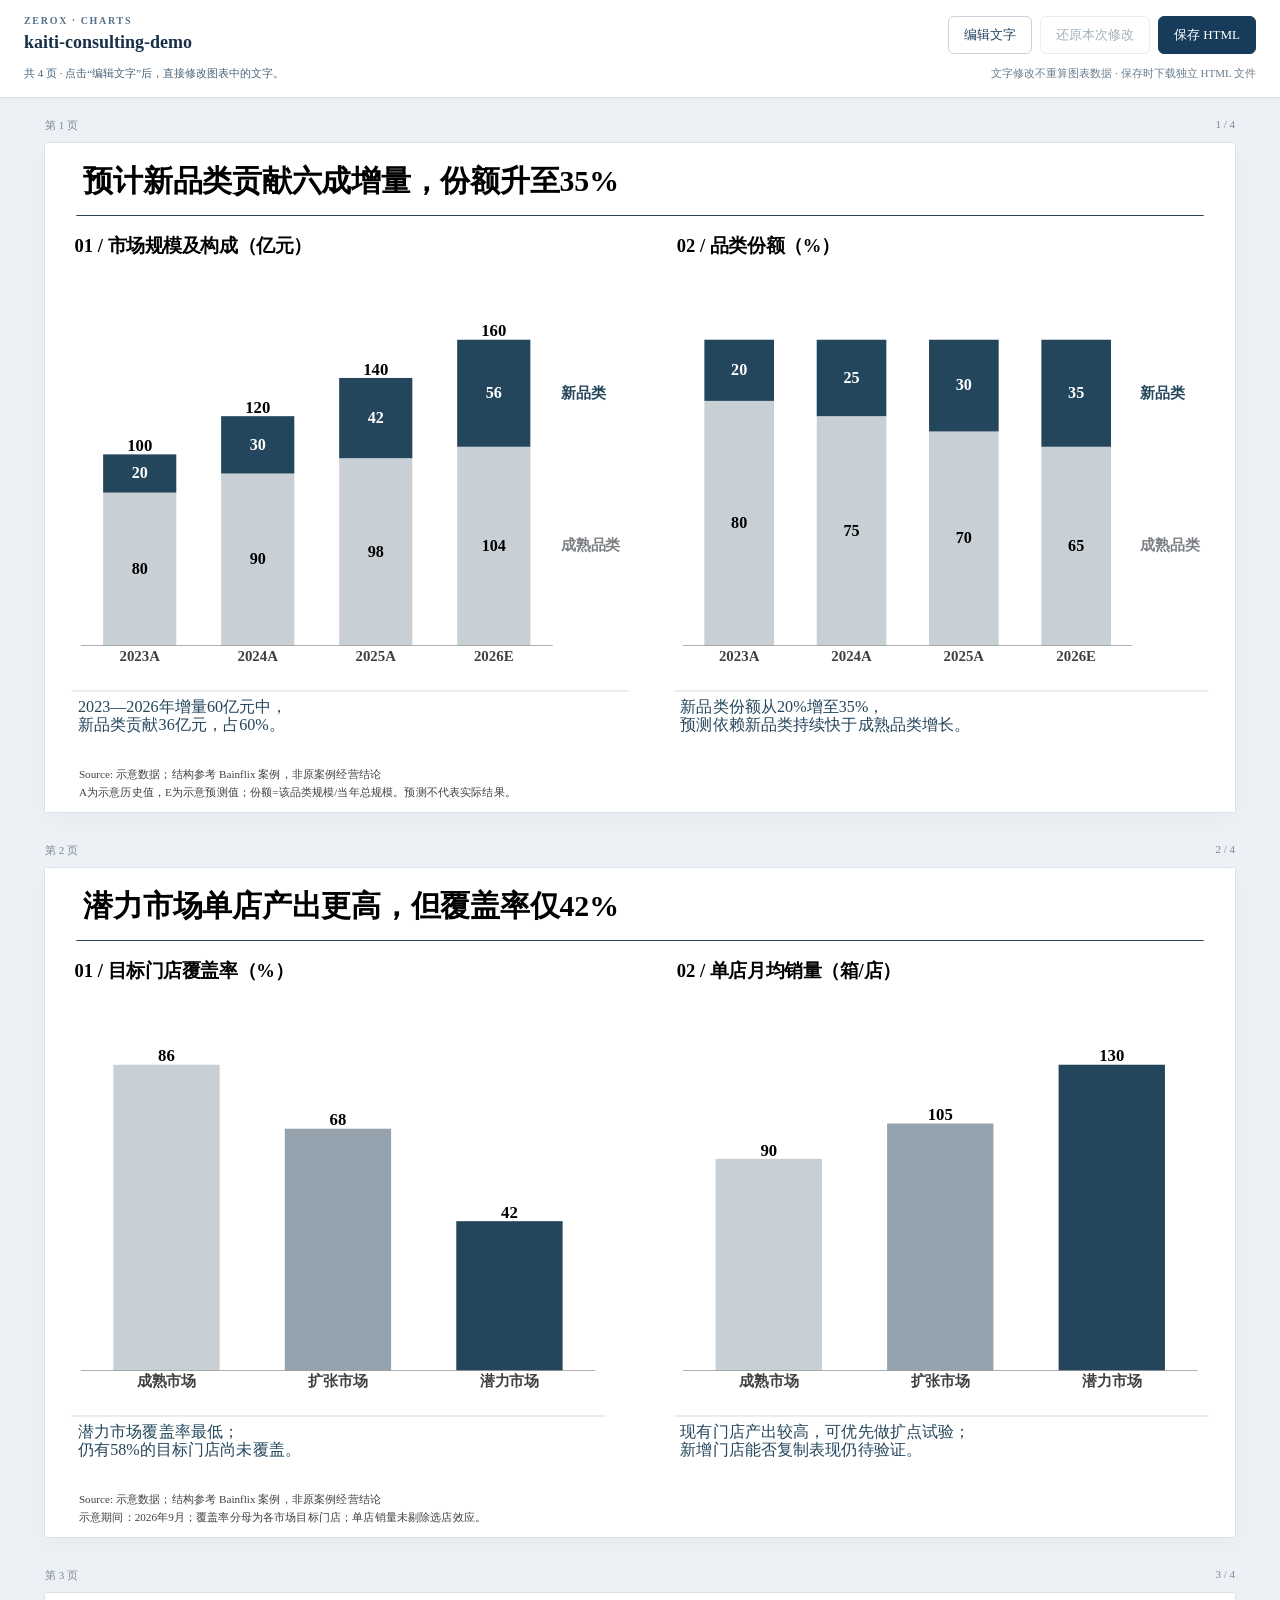
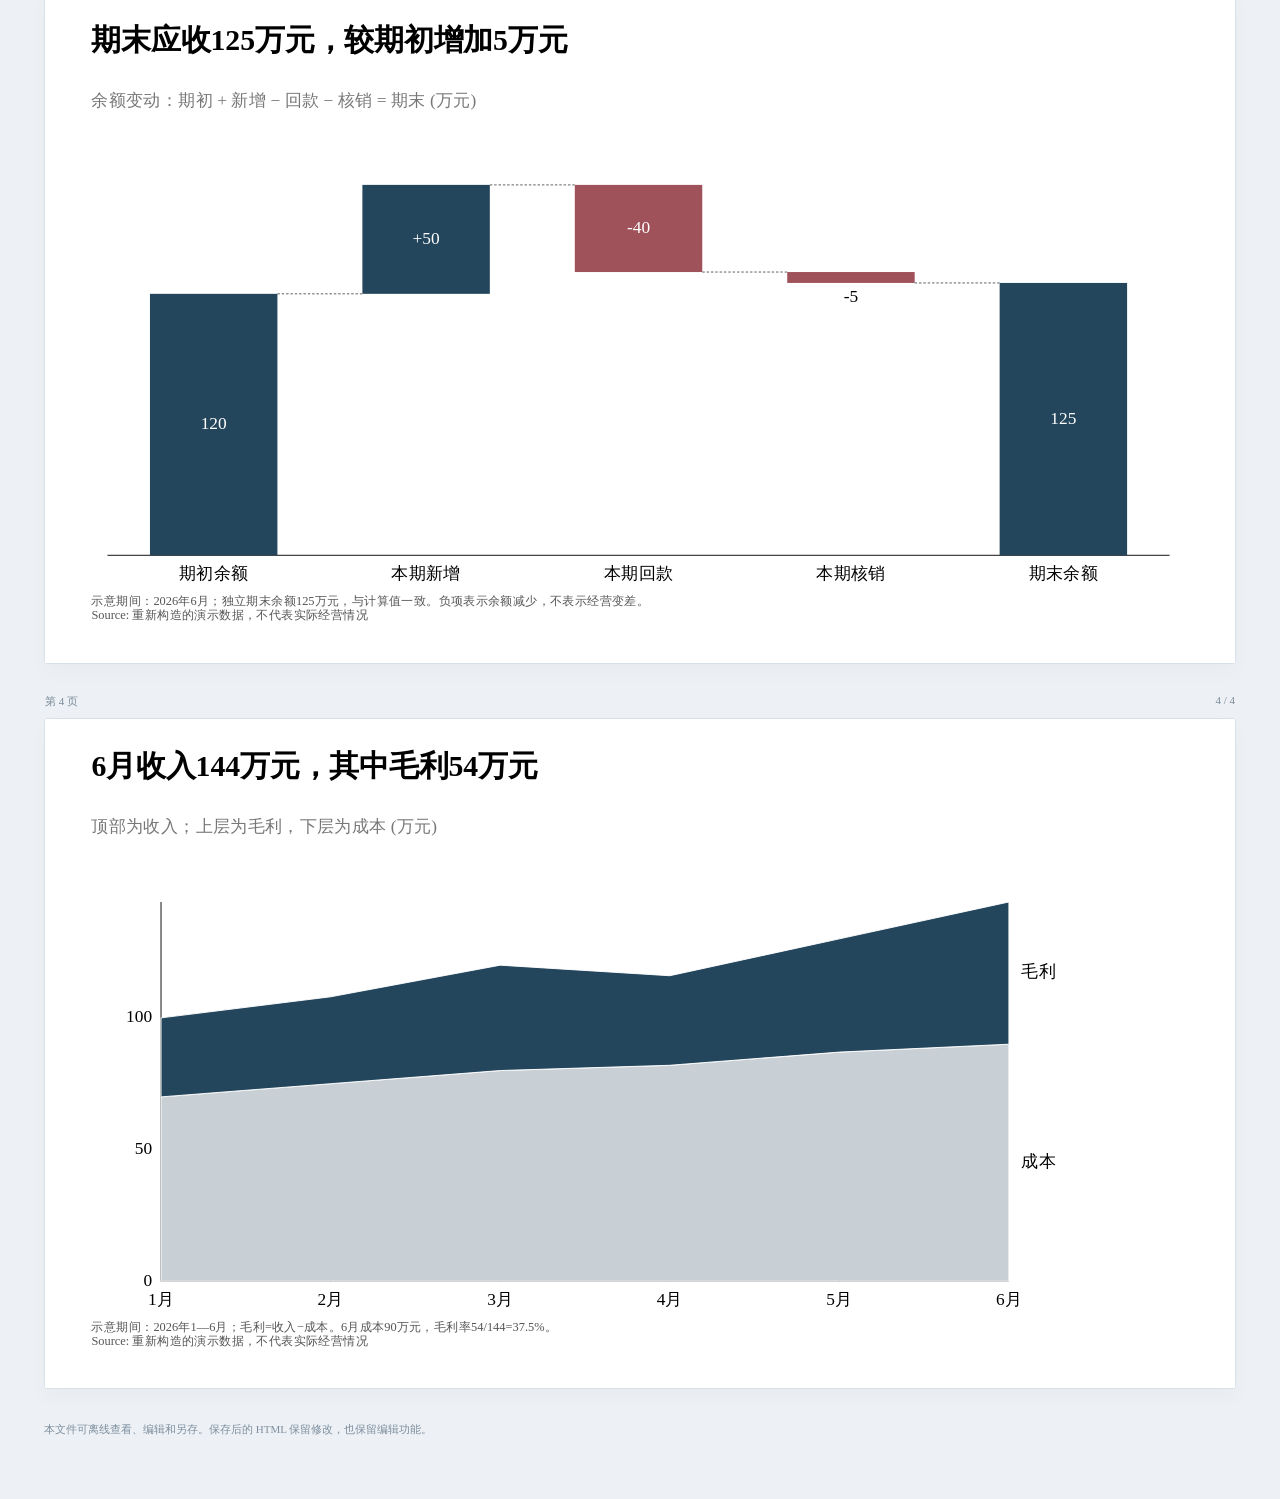
<file: gallery/kaiti-consulting-demo.html>
<!doctype html>
<html lang="zh-CN">
<head>
<meta charset="utf-8">
<meta name="viewport" content="width=device-width, initial-scale=1">
<meta name="color-scheme" content="light">
<meta http-equiv="Content-Security-Policy" content="default-src 'none'; script-src 'unsafe-inline'; style-src 'unsafe-inline'; img-src data: blob:; font-src data:; base-uri 'none'; form-action 'none'">
<title>kaiti-consulting-demo</title>
<style>
:root { color-scheme: light; font-family: "Kaiti SC", "STKaiti", "KaiTi", "楷体", serif; color: #183047; background: #edf1f5; }
* { box-sizing: border-box; }
body { margin: 0; }
button { font: inherit; }
.tc-toolbar { position: sticky; top: 0; z-index: 20; padding: 15px max(20px, calc((100vw - 1232px) / 2)); background: #ffffff; border-bottom: 1px solid #d8e1e9; box-shadow: 0 2px 10px #10263e08; }
.tc-toolbar-main { display: flex; align-items: center; gap: 20px; justify-content: space-between; }
.tc-brand { min-width: 0; }
.tc-kicker { margin: 0 0 4px; font-size: 10px; font-weight: 700; letter-spacing: .17em; color: #53718b; }
h1 { margin: 0; font-size: 18px; line-height: 1.4; font-weight: 600; overflow-wrap: anywhere; }
.tc-actions { display: flex; align-items: center; gap: 8px; flex-shrink: 0; }
.tc-button { min-height: 38px; padding: 9px 15px; border: 1px solid #c8d3de; border-radius: 6px; background: #fff; color: #24445f; cursor: pointer; font-size: 13px; line-height: 1.3; white-space: nowrap; }
.tc-button:hover { background: #f0f5fa; border-color: #7d99af; }
.tc-button:focus-visible { outline: 3px solid #72a9db; outline-offset: 2px; }
.tc-button:disabled { opacity: .42; cursor: default; }
.tc-button-primary { background: #173c5b; border-color: #173c5b; color: white; }
.tc-button-primary:hover { background: #245276; color: white; }
.tc-toolbar-meta { display: flex; justify-content: space-between; align-items: center; flex-wrap: wrap; gap: 6px 20px; margin-top: 10px; font-size: 11px; line-height: 1.5; color: #6a7d8e; }
#tc-status { color: #49647a; }
#tc-status[data-tone="warning"] { color: #a44a20; }
.tc-edit-tools { display: none; align-items: center; gap: 7px; border-top: 1px solid #e4eaf0; margin-top: 12px; padding-top: 10px; font-size: 12px; }
.tc-is-editing .tc-edit-tools { display: flex; flex-wrap: wrap; }
.tc-edit-tools .tc-button { min-height: 30px; padding: 5px 10px; font-size: 12px; }
.tc-edit-tools-label { margin-right: 4px; color: #6a7d8e; }
.tc-document { max-width: 1232px; margin: 0 auto; padding: 20px 20px 60px; }
.tc-slide { margin: 0 0 30px; break-inside: avoid; }
.tc-page-label { display: flex; justify-content: space-between; padding: 0 1px 9px; color: #7a8b99; font-size: 11px; }
.tc-slide-scroll { overflow-x: auto; background: #fff; border: 1px solid #d9e1e8; border-radius: 3px; box-shadow: 0 8px 22px #10263e07; }
.tc-slide-canvas { background: #fff; }
.tc-slide-canvas > svg { display: block; width: 100%; height: auto; }
.tc-is-editing .tc-slide-canvas { min-width: 960px; }
.tc-editable { outline: none; cursor: text; }
.tc-is-editing .tc-editable { outline: 1px dashed #447ba733; outline-offset: 1px; }
.tc-is-editing .tc-editable:hover { outline-color: #447ba7a0; }
.tc-is-editing .tc-editable:focus { outline: 1.5px solid #337bb6; background-color: #e8f3ff80; }
.tc-is-editing .tc-editable.tc-overflow { outline-color: #c56337; }
.tc-is-editing .tc-editable::selection, .tc-is-editing .tc-editable *::selection { background: #87b7e799; }
.tc-editable p { margin: 0; }
.tc-footer { padding: 2px 0 0; font-size: 11px; color: #7d8e9e; line-height: 1.6; }
noscript { display: block; padding: 12px 20px; background: #fff4da; color: #765622; }
@media (max-width: 700px) {
  .tc-toolbar { padding: 12px; }
  .tc-toolbar-main { align-items: flex-start; flex-direction: column; gap: 12px; }
  h1 { font-size: 16px; }
  .tc-actions { flex-wrap: wrap; gap: 6px; }
  .tc-button { padding: 8px 12px; }
  .tc-document { padding: 16px 10px 35px; }
  .tc-toolbar-meta { font-size: 10px; }
  .tc-slide { margin-bottom: 22px; }
}
@media print {
  @page { size: landscape; margin: 0; }
  :root, body { background: white; }
  .tc-toolbar, .tc-page-label, .tc-footer, noscript { display: none !important; }
  .tc-document { max-width: none; margin: 0; padding: 0; }
  .tc-slide { margin: 0; break-after: page; }
  .tc-slide:last-of-type { break-after: auto; }
  .tc-slide-scroll { overflow: visible; border: 0; border-radius: 0; box-shadow: none; }
  .tc-is-editing .tc-slide-canvas { min-width: 0; }
  .tc-editable { outline: none !important; background-color: transparent !important; }
}
</style>
</head>
<body data-filename="kaiti-consulting-demo.html">
<header class="tc-toolbar">
  <div class="tc-toolbar-main">
    <div class="tc-brand"><p class="tc-kicker">ZEROX · CHARTS</p><h1>kaiti-consulting-demo</h1></div>
    <div class="tc-actions">
      <button type="button" id="tc-edit" class="tc-button" aria-pressed="false">编辑文字</button>
      <button type="button" id="tc-reset" class="tc-button" disabled>还原本次修改</button>
      <button type="button" id="tc-save" class="tc-button tc-button-primary">保存 HTML</button>
    </div>
  </div>
  <div class="tc-toolbar-meta">
    <span id="tc-status" role="status" aria-live="polite">共 4 页 · 点击“编辑文字”后，直接修改图表中的文字。</span>
    <span>文字修改不重算图表数据 · 保存时下载独立 HTML 文件</span>
  </div>
  <div class="tc-edit-tools" aria-label="文字调整">
    <span class="tc-edit-tools-label">选中文字框</span>
    <button type="button" id="tc-smaller" class="tc-button" disabled aria-label="缩小选中文字框字号">字号 −</button>
    <button type="button" id="tc-larger" class="tc-button" disabled aria-label="放大选中文字框字号">字号 ＋</button>
    <button type="button" id="tc-fit" class="tc-button" disabled>适配文字框</button>
    <span class="tc-edit-tools-label">小屏幕可横向滚动；按 Esc 完成编辑。</span>
  </div>
</header>
<noscript>图表可以直接查看。启用 JavaScript 后，可编辑文字并保存新的 HTML 文件。</noscript>
<main class="tc-document">
<section class="tc-slide" aria-label="第 1 页"><div class="tc-page-label"><span>第 1 页</span><span>1 / 4</span></div><div class="tc-slide-scroll"><div class="tc-slide-canvas"><svg xmlns="http://www.w3.org/2000/svg" viewBox="0 0 959.975984 540" width="100%" role="img" aria-label="Chart 1" style="display:block;height:auto;overflow:visible"><rect width="959.975984" height="540" fill="#FFFFFF"/><g data-shape-id="s0-shape2" transform="translate(28.8 12.96)"><g fill="none" stroke="none" stroke-width="0.75"><rect width="902.375984" height="38.4"/></g><foreignObject width="902.375984" height="38.4" overflow="visible"><div xmlns="http://www.w3.org/1999/xhtml" class="tc-editable" data-edit-id="s0-shape2" contenteditable="false" tabindex="-1" spellcheck="false" style="font-family:&quot;Kaiti SC&quot;, &quot;STKaiti&quot;, &quot;KaiTi&quot;, &quot;楷体&quot;, serif;font-size:24px;font-weight:700;font-style:normal;color:#000000;text-decoration:none;width:100%;height:100%;display:flex;box-sizing:border-box;text-align:left;line-height:1.15;flex-direction:column;justify-content:center;white-space:pre;overflow-wrap:normal;overflow:visible;padding:0px 2.16px 0px 2.16px"><p style="font-family:&quot;Kaiti SC&quot;, &quot;STKaiti&quot;, &quot;KaiTi&quot;, &quot;楷体&quot;, serif;font-size:24px;font-weight:700;font-style:normal;color:#000000;text-decoration:none;margin:0;padding:0;text-align:left;line-height:1.15;flex:0 0 auto;min-height:1.15em"><span style="font-family:&quot;Kaiti SC&quot;, &quot;STKaiti&quot;, &quot;KaiTi&quot;, &quot;楷体&quot;, serif;font-size:24px;font-weight:700;font-style:normal;color:#000000;text-decoration:none">预计新品类贡献六成增量，份额升至35%</span></p></div></foreignObject></g><g data-shape-id="s0-shape3" transform="translate(25.2 516.96)"><g fill="none" stroke="none" stroke-width="0.75"><rect width="900" height="14.4"/></g><foreignObject width="900" height="14.4" overflow="visible"><div xmlns="http://www.w3.org/1999/xhtml" class="tc-editable" data-edit-id="s0-shape3" contenteditable="false" tabindex="-1" spellcheck="false" style="font-family:&quot;Kaiti SC&quot;, &quot;STKaiti&quot;, &quot;KaiTi&quot;, &quot;楷体&quot;, serif;font-size:9px;font-weight:400;font-style:normal;color:#404040;text-decoration:none;width:100%;height:100%;display:flex;box-sizing:border-box;text-align:left;line-height:1.15;flex-direction:column;justify-content:center;white-space:pre;overflow-wrap:normal;overflow:visible;padding:0px 2.16px 0px 2.16px"><p style="font-family:&quot;Kaiti SC&quot;, &quot;STKaiti&quot;, &quot;KaiTi&quot;, &quot;楷体&quot;, serif;font-size:9px;font-weight:400;font-style:normal;color:#404040;text-decoration:none;margin:0;padding:0;text-align:left;line-height:1.15;flex:0 0 auto;min-height:1.15em"><span style="font-family:&quot;Kaiti SC&quot;, &quot;STKaiti&quot;, &quot;KaiTi&quot;, &quot;楷体&quot;, serif;font-size:9px;font-weight:400;font-style:normal;color:#404040;text-decoration:none">A为示意历史值，E为示意预测值；份额=该品类规模/当年总规模。预测不代表实际结果。</span></p></div></foreignObject></g><g data-shape-id="s0-shape4" transform="translate(25.2 502.56)"><g fill="none" stroke="none" stroke-width="0.75"><rect width="900" height="14.4"/></g><foreignObject width="900" height="14.4" overflow="visible"><div xmlns="http://www.w3.org/1999/xhtml" class="tc-editable" data-edit-id="s0-shape4" contenteditable="false" tabindex="-1" spellcheck="false" style="font-family:&quot;Kaiti SC&quot;, &quot;STKaiti&quot;, &quot;KaiTi&quot;, &quot;楷体&quot;, serif;font-size:9px;font-weight:400;font-style:normal;color:#404040;text-decoration:none;width:100%;height:100%;display:flex;box-sizing:border-box;text-align:left;line-height:1.15;flex-direction:column;justify-content:center;white-space:pre;overflow-wrap:normal;overflow:visible;padding:0px 2.16px 0px 2.16px"><p style="font-family:&quot;Kaiti SC&quot;, &quot;STKaiti&quot;, &quot;KaiTi&quot;, &quot;楷体&quot;, serif;font-size:9px;font-weight:400;font-style:normal;color:#404040;text-decoration:none;margin:0;padding:0;text-align:left;line-height:1.15;flex:0 0 auto;min-height:1.15em"><span style="font-family:&quot;Kaiti SC&quot;, &quot;STKaiti&quot;, &quot;KaiTi&quot;, &quot;楷体&quot;, serif;font-size:9px;font-weight:400;font-style:normal;color:#404040;text-decoration:none">Source: </span><span style="font-family:&quot;Kaiti SC&quot;, &quot;STKaiti&quot;, &quot;KaiTi&quot;, &quot;楷体&quot;, serif;font-size:9px;font-weight:400;font-style:normal;color:#404040;text-decoration:none">示意数据；结构参考 Bainflix 案例，非原案例经营结论</span></p></div></foreignObject></g><g data-shape-id="s0-shape5" transform="translate(25.2 58.44)"><g fill="none" stroke="#24465C" stroke-width="0.9" stroke-linecap="butt"><line x1="0" y1="0" x2="909.575984" y2="0"/></g></g><g data-shape-id="s0-shape6" transform="translate(21.6 71.759921)"><g fill="none" stroke="none" stroke-width="0.75"><rect width="449.220236" height="24"/></g><foreignObject width="449.220236" height="24" overflow="visible"><div xmlns="http://www.w3.org/1999/xhtml" class="tc-editable" data-edit-id="s0-shape6" contenteditable="false" tabindex="-1" spellcheck="false" style="font-family:&quot;Kaiti SC&quot;, &quot;STKaiti&quot;, &quot;KaiTi&quot;, &quot;楷体&quot;, serif;font-size:15px;font-weight:700;font-style:normal;color:#000000;text-decoration:none;width:100%;height:100%;display:flex;box-sizing:border-box;text-align:left;line-height:1.15;flex-direction:column;justify-content:center;white-space:pre;overflow-wrap:normal;overflow:visible;padding:0px 2.16px 0px 2.16px"><p style="font-family:&quot;Kaiti SC&quot;, &quot;STKaiti&quot;, &quot;KaiTi&quot;, &quot;楷体&quot;, serif;font-size:15px;font-weight:700;font-style:normal;color:#000000;text-decoration:none;margin:0;padding:0;text-align:left;line-height:1.15;flex:0 0 auto;min-height:1.15em"><span style="font-family:&quot;Kaiti SC&quot;, &quot;STKaiti&quot;, &quot;KaiTi&quot;, &quot;楷体&quot;, serif;font-size:15px;font-weight:700;font-style:normal;color:#000000;text-decoration:none">01 / 市场规模及构成（亿元）</span></p></div></foreignObject></g><g data-shape-id="s0-shape7" transform="translate(46.888898 282.033858)"><g fill="#C9D0D5" stroke="none" stroke-width="0.75" stroke-linecap="butt"><rect width="59.027087" height="123.326063"/></g></g><g data-shape-id="s0-shape8" transform="translate(62.58252 335.57189)"><g fill="none" stroke="none" stroke-width="0.75"><rect width="27.64" height="16.25"/></g><foreignObject width="27.64" height="16.25" overflow="visible"><div xmlns="http://www.w3.org/1999/xhtml" class="tc-editable" data-edit-id="s0-shape8" contenteditable="false" tabindex="-1" spellcheck="false" style="font-family:&quot;Kaiti SC&quot;, &quot;STKaiti&quot;, &quot;KaiTi&quot;, &quot;楷体&quot;, serif;font-size:13px;font-weight:700;font-style:normal;color:#000000;text-decoration:none;width:100%;height:100%;display:flex;box-sizing:border-box;text-align:center;line-height:1.15;flex-direction:column;justify-content:center;white-space:pre;overflow-wrap:normal;overflow:visible;padding:0px 2.16px 0px 2.16px"><p style="font-family:&quot;Kaiti SC&quot;, &quot;STKaiti&quot;, &quot;KaiTi&quot;, &quot;楷体&quot;, serif;font-size:13px;font-weight:700;font-style:normal;color:#000000;text-decoration:none;margin:0;padding:0;text-align:center;line-height:1.15;flex:0 0 auto;min-height:1.15em"><span style="font-family:&quot;Kaiti SC&quot;, &quot;STKaiti&quot;, &quot;KaiTi&quot;, &quot;楷体&quot;, serif;font-size:13px;font-weight:700;font-style:normal;color:#000000;text-decoration:none">80</span></p></div></foreignObject></g><g data-shape-id="s0-shape9" transform="translate(46.888898 251.202362)"><g fill="#24465C" stroke="none" stroke-width="0.75" stroke-linecap="butt"><rect width="59.027087" height="30.831496"/></g></g><g data-shape-id="s0-shape10" transform="translate(62.58252 258.49315)"><g fill="none" stroke="none" stroke-width="0.75"><rect width="27.64" height="16.25"/></g><foreignObject width="27.64" height="16.25" overflow="visible"><div xmlns="http://www.w3.org/1999/xhtml" class="tc-editable" data-edit-id="s0-shape10" contenteditable="false" tabindex="-1" spellcheck="false" style="font-family:&quot;Kaiti SC&quot;, &quot;STKaiti&quot;, &quot;KaiTi&quot;, &quot;楷体&quot;, serif;font-size:13px;font-weight:700;font-style:normal;color:#FFFFFF;text-decoration:none;width:100%;height:100%;display:flex;box-sizing:border-box;text-align:center;line-height:1.15;flex-direction:column;justify-content:center;white-space:pre;overflow-wrap:normal;overflow:visible;padding:0px 2.16px 0px 2.16px"><p style="font-family:&quot;Kaiti SC&quot;, &quot;STKaiti&quot;, &quot;KaiTi&quot;, &quot;楷体&quot;, serif;font-size:13px;font-weight:700;font-style:normal;color:#FFFFFF;text-decoration:none;margin:0;padding:0;text-align:center;line-height:1.15;flex:0 0 auto;min-height:1.15em"><span style="font-family:&quot;Kaiti SC&quot;, &quot;STKaiti&quot;, &quot;KaiTi&quot;, &quot;楷体&quot;, serif;font-size:13px;font-weight:700;font-style:normal;color:#FFFFFF;text-decoration:none">20</span></p></div></foreignObject></g><g data-shape-id="s0-shape11" transform="translate(58.08748 235.564882)"><g fill="none" stroke="none" stroke-width="0.75"><rect width="36.63" height="16.874961"/></g><foreignObject width="36.63" height="16.874961" overflow="visible"><div xmlns="http://www.w3.org/1999/xhtml" class="tc-editable" data-edit-id="s0-shape11" contenteditable="false" tabindex="-1" spellcheck="false" style="font-family:&quot;Kaiti SC&quot;, &quot;STKaiti&quot;, &quot;KaiTi&quot;, &quot;楷体&quot;, serif;font-size:13.5px;font-weight:700;font-style:normal;color:#000000;text-decoration:none;width:100%;height:100%;display:flex;box-sizing:border-box;text-align:center;line-height:1.15;flex-direction:column;justify-content:center;white-space:pre;overflow-wrap:normal;overflow:visible;padding:0px 2.16px 0px 2.16px"><p style="font-family:&quot;Kaiti SC&quot;, &quot;STKaiti&quot;, &quot;KaiTi&quot;, &quot;楷体&quot;, serif;font-size:13.5px;font-weight:700;font-style:normal;color:#000000;text-decoration:none;margin:0;padding:0;text-align:center;line-height:1.15;flex:0 0 auto;min-height:1.15em"><span style="font-family:&quot;Kaiti SC&quot;, &quot;STKaiti&quot;, &quot;KaiTi&quot;, &quot;楷体&quot;, serif;font-size:13.5px;font-weight:700;font-style:normal;color:#000000;text-decoration:none">100</span></p></div></foreignObject></g><g data-shape-id="s0-shape12" transform="translate(142.094016 266.61811)"><g fill="#C9D0D5" stroke="none" stroke-width="0.75" stroke-linecap="butt"><rect width="59.027087" height="138.741811"/></g></g><g data-shape-id="s0-shape13" transform="translate(157.787559 327.864016)"><g fill="none" stroke="none" stroke-width="0.75"><rect width="27.64" height="16.25"/></g><foreignObject width="27.64" height="16.25" overflow="visible"><div xmlns="http://www.w3.org/1999/xhtml" class="tc-editable" data-edit-id="s0-shape13" contenteditable="false" tabindex="-1" spellcheck="false" style="font-family:&quot;Kaiti SC&quot;, &quot;STKaiti&quot;, &quot;KaiTi&quot;, &quot;楷体&quot;, serif;font-size:13px;font-weight:700;font-style:normal;color:#000000;text-decoration:none;width:100%;height:100%;display:flex;box-sizing:border-box;text-align:center;line-height:1.15;flex-direction:column;justify-content:center;white-space:pre;overflow-wrap:normal;overflow:visible;padding:0px 2.16px 0px 2.16px"><p style="font-family:&quot;Kaiti SC&quot;, &quot;STKaiti&quot;, &quot;KaiTi&quot;, &quot;楷体&quot;, serif;font-size:13px;font-weight:700;font-style:normal;color:#000000;text-decoration:none;margin:0;padding:0;text-align:center;line-height:1.15;flex:0 0 auto;min-height:1.15em"><span style="font-family:&quot;Kaiti SC&quot;, &quot;STKaiti&quot;, &quot;KaiTi&quot;, &quot;楷体&quot;, serif;font-size:13px;font-weight:700;font-style:normal;color:#000000;text-decoration:none">90</span></p></div></foreignObject></g><g data-shape-id="s0-shape14" transform="translate(142.094016 220.370866)"><g fill="#24465C" stroke="none" stroke-width="0.75" stroke-linecap="butt"><rect width="59.027087" height="46.247244"/></g></g><g data-shape-id="s0-shape15" transform="translate(157.787559 235.369449)"><g fill="none" stroke="none" stroke-width="0.75"><rect width="27.64" height="16.25"/></g><foreignObject width="27.64" height="16.25" overflow="visible"><div xmlns="http://www.w3.org/1999/xhtml" class="tc-editable" data-edit-id="s0-shape15" contenteditable="false" tabindex="-1" spellcheck="false" style="font-family:&quot;Kaiti SC&quot;, &quot;STKaiti&quot;, &quot;KaiTi&quot;, &quot;楷体&quot;, serif;font-size:13px;font-weight:700;font-style:normal;color:#FFFFFF;text-decoration:none;width:100%;height:100%;display:flex;box-sizing:border-box;text-align:center;line-height:1.15;flex-direction:column;justify-content:center;white-space:pre;overflow-wrap:normal;overflow:visible;padding:0px 2.16px 0px 2.16px"><p style="font-family:&quot;Kaiti SC&quot;, &quot;STKaiti&quot;, &quot;KaiTi&quot;, &quot;楷体&quot;, serif;font-size:13px;font-weight:700;font-style:normal;color:#FFFFFF;text-decoration:none;margin:0;padding:0;text-align:center;line-height:1.15;flex:0 0 auto;min-height:1.15em"><span style="font-family:&quot;Kaiti SC&quot;, &quot;STKaiti&quot;, &quot;KaiTi&quot;, &quot;楷体&quot;, serif;font-size:13px;font-weight:700;font-style:normal;color:#FFFFFF;text-decoration:none">30</span></p></div></foreignObject></g><g data-shape-id="s0-shape16" transform="translate(153.29252 204.733307)"><g fill="none" stroke="none" stroke-width="0.75"><rect width="36.63" height="16.874961"/></g><foreignObject width="36.63" height="16.874961" overflow="visible"><div xmlns="http://www.w3.org/1999/xhtml" class="tc-editable" data-edit-id="s0-shape16" contenteditable="false" tabindex="-1" spellcheck="false" style="font-family:&quot;Kaiti SC&quot;, &quot;STKaiti&quot;, &quot;KaiTi&quot;, &quot;楷体&quot;, serif;font-size:13.5px;font-weight:700;font-style:normal;color:#000000;text-decoration:none;width:100%;height:100%;display:flex;box-sizing:border-box;text-align:center;line-height:1.15;flex-direction:column;justify-content:center;white-space:pre;overflow-wrap:normal;overflow:visible;padding:0px 2.16px 0px 2.16px"><p style="font-family:&quot;Kaiti SC&quot;, &quot;STKaiti&quot;, &quot;KaiTi&quot;, &quot;楷体&quot;, serif;font-size:13.5px;font-weight:700;font-style:normal;color:#000000;text-decoration:none;margin:0;padding:0;text-align:center;line-height:1.15;flex:0 0 auto;min-height:1.15em"><span style="font-family:&quot;Kaiti SC&quot;, &quot;STKaiti&quot;, &quot;KaiTi&quot;, &quot;楷体&quot;, serif;font-size:13.5px;font-weight:700;font-style:normal;color:#000000;text-decoration:none">120</span></p></div></foreignObject></g><g data-shape-id="s0-shape17" transform="translate(237.299055 254.285512)"><g fill="#C9D0D5" stroke="none" stroke-width="0.75" stroke-linecap="butt"><rect width="59.027087" height="151.074409"/></g></g><g data-shape-id="s0-shape18" transform="translate(252.992598 321.697717)"><g fill="none" stroke="none" stroke-width="0.75"><rect width="27.64" height="16.25"/></g><foreignObject width="27.64" height="16.25" overflow="visible"><div xmlns="http://www.w3.org/1999/xhtml" class="tc-editable" data-edit-id="s0-shape18" contenteditable="false" tabindex="-1" spellcheck="false" style="font-family:&quot;Kaiti SC&quot;, &quot;STKaiti&quot;, &quot;KaiTi&quot;, &quot;楷体&quot;, serif;font-size:13px;font-weight:700;font-style:normal;color:#000000;text-decoration:none;width:100%;height:100%;display:flex;box-sizing:border-box;text-align:center;line-height:1.15;flex-direction:column;justify-content:center;white-space:pre;overflow-wrap:normal;overflow:visible;padding:0px 2.16px 0px 2.16px"><p style="font-family:&quot;Kaiti SC&quot;, &quot;STKaiti&quot;, &quot;KaiTi&quot;, &quot;楷体&quot;, serif;font-size:13px;font-weight:700;font-style:normal;color:#000000;text-decoration:none;margin:0;padding:0;text-align:center;line-height:1.15;flex:0 0 auto;min-height:1.15em"><span style="font-family:&quot;Kaiti SC&quot;, &quot;STKaiti&quot;, &quot;KaiTi&quot;, &quot;楷体&quot;, serif;font-size:13px;font-weight:700;font-style:normal;color:#000000;text-decoration:none">98</span></p></div></foreignObject></g><g data-shape-id="s0-shape19" transform="translate(237.299055 189.539291)"><g fill="#24465C" stroke="none" stroke-width="0.75" stroke-linecap="butt"><rect width="59.027087" height="64.746142"/></g></g><g data-shape-id="s0-shape20" transform="translate(252.992598 213.787402)"><g fill="none" stroke="none" stroke-width="0.75"><rect width="27.64" height="16.25"/></g><foreignObject width="27.64" height="16.25" overflow="visible"><div xmlns="http://www.w3.org/1999/xhtml" class="tc-editable" data-edit-id="s0-shape20" contenteditable="false" tabindex="-1" spellcheck="false" style="font-family:&quot;Kaiti SC&quot;, &quot;STKaiti&quot;, &quot;KaiTi&quot;, &quot;楷体&quot;, serif;font-size:13px;font-weight:700;font-style:normal;color:#FFFFFF;text-decoration:none;width:100%;height:100%;display:flex;box-sizing:border-box;text-align:center;line-height:1.15;flex-direction:column;justify-content:center;white-space:pre;overflow-wrap:normal;overflow:visible;padding:0px 2.16px 0px 2.16px"><p style="font-family:&quot;Kaiti SC&quot;, &quot;STKaiti&quot;, &quot;KaiTi&quot;, &quot;楷体&quot;, serif;font-size:13px;font-weight:700;font-style:normal;color:#FFFFFF;text-decoration:none;margin:0;padding:0;text-align:center;line-height:1.15;flex:0 0 auto;min-height:1.15em"><span style="font-family:&quot;Kaiti SC&quot;, &quot;STKaiti&quot;, &quot;KaiTi&quot;, &quot;楷体&quot;, serif;font-size:13px;font-weight:700;font-style:normal;color:#FFFFFF;text-decoration:none">42</span></p></div></foreignObject></g><g data-shape-id="s0-shape21" transform="translate(248.497638 173.901811)"><g fill="none" stroke="none" stroke-width="0.75"><rect width="36.63" height="16.874961"/></g><foreignObject width="36.63" height="16.874961" overflow="visible"><div xmlns="http://www.w3.org/1999/xhtml" class="tc-editable" data-edit-id="s0-shape21" contenteditable="false" tabindex="-1" spellcheck="false" style="font-family:&quot;Kaiti SC&quot;, &quot;STKaiti&quot;, &quot;KaiTi&quot;, &quot;楷体&quot;, serif;font-size:13.5px;font-weight:700;font-style:normal;color:#000000;text-decoration:none;width:100%;height:100%;display:flex;box-sizing:border-box;text-align:center;line-height:1.15;flex-direction:column;justify-content:center;white-space:pre;overflow-wrap:normal;overflow:visible;padding:0px 2.16px 0px 2.16px"><p style="font-family:&quot;Kaiti SC&quot;, &quot;STKaiti&quot;, &quot;KaiTi&quot;, &quot;楷体&quot;, serif;font-size:13.5px;font-weight:700;font-style:normal;color:#000000;text-decoration:none;margin:0;padding:0;text-align:center;line-height:1.15;flex:0 0 auto;min-height:1.15em"><span style="font-family:&quot;Kaiti SC&quot;, &quot;STKaiti&quot;, &quot;KaiTi&quot;, &quot;楷体&quot;, serif;font-size:13.5px;font-weight:700;font-style:normal;color:#000000;text-decoration:none">140</span></p></div></foreignObject></g><g data-shape-id="s0-shape22" transform="translate(332.504094 245.036063)"><g fill="#C9D0D5" stroke="none" stroke-width="0.75" stroke-linecap="butt"><rect width="59.027087" height="160.323858"/></g></g><g data-shape-id="s0-shape23" transform="translate(344.167638 317.072992)"><g fill="none" stroke="none" stroke-width="0.75"><rect width="35.7" height="16.25"/></g><foreignObject width="35.7" height="16.25" overflow="visible"><div xmlns="http://www.w3.org/1999/xhtml" class="tc-editable" data-edit-id="s0-shape23" contenteditable="false" tabindex="-1" spellcheck="false" style="font-family:&quot;Kaiti SC&quot;, &quot;STKaiti&quot;, &quot;KaiTi&quot;, &quot;楷体&quot;, serif;font-size:13px;font-weight:700;font-style:normal;color:#000000;text-decoration:none;width:100%;height:100%;display:flex;box-sizing:border-box;text-align:center;line-height:1.15;flex-direction:column;justify-content:center;white-space:pre;overflow-wrap:normal;overflow:visible;padding:0px 2.16px 0px 2.16px"><p style="font-family:&quot;Kaiti SC&quot;, &quot;STKaiti&quot;, &quot;KaiTi&quot;, &quot;楷体&quot;, serif;font-size:13px;font-weight:700;font-style:normal;color:#000000;text-decoration:none;margin:0;padding:0;text-align:center;line-height:1.15;flex:0 0 auto;min-height:1.15em"><span style="font-family:&quot;Kaiti SC&quot;, &quot;STKaiti&quot;, &quot;KaiTi&quot;, &quot;楷体&quot;, serif;font-size:13px;font-weight:700;font-style:normal;color:#000000;text-decoration:none">104</span></p></div></foreignObject></g><g data-shape-id="s0-shape24" transform="translate(332.504094 158.707795)"><g fill="#24465C" stroke="none" stroke-width="0.75" stroke-linecap="butt"><rect width="59.027087" height="86.328189"/></g></g><g data-shape-id="s0-shape25" transform="translate(348.197638 193.746929)"><g fill="none" stroke="none" stroke-width="0.75"><rect width="27.64" height="16.25"/></g><foreignObject width="27.64" height="16.25" overflow="visible"><div xmlns="http://www.w3.org/1999/xhtml" class="tc-editable" data-edit-id="s0-shape25" contenteditable="false" tabindex="-1" spellcheck="false" style="font-family:&quot;Kaiti SC&quot;, &quot;STKaiti&quot;, &quot;KaiTi&quot;, &quot;楷体&quot;, serif;font-size:13px;font-weight:700;font-style:normal;color:#FFFFFF;text-decoration:none;width:100%;height:100%;display:flex;box-sizing:border-box;text-align:center;line-height:1.15;flex-direction:column;justify-content:center;white-space:pre;overflow-wrap:normal;overflow:visible;padding:0px 2.16px 0px 2.16px"><p style="font-family:&quot;Kaiti SC&quot;, &quot;STKaiti&quot;, &quot;KaiTi&quot;, &quot;楷体&quot;, serif;font-size:13px;font-weight:700;font-style:normal;color:#FFFFFF;text-decoration:none;margin:0;padding:0;text-align:center;line-height:1.15;flex:0 0 auto;min-height:1.15em"><span style="font-family:&quot;Kaiti SC&quot;, &quot;STKaiti&quot;, &quot;KaiTi&quot;, &quot;楷体&quot;, serif;font-size:13px;font-weight:700;font-style:normal;color:#FFFFFF;text-decoration:none">56</span></p></div></foreignObject></g><g data-shape-id="s0-shape26" transform="translate(343.702677 143.070315)"><g fill="none" stroke="none" stroke-width="0.75"><rect width="36.63" height="16.874961"/></g><foreignObject width="36.63" height="16.874961" overflow="visible"><div xmlns="http://www.w3.org/1999/xhtml" class="tc-editable" data-edit-id="s0-shape26" contenteditable="false" tabindex="-1" spellcheck="false" style="font-family:&quot;Kaiti SC&quot;, &quot;STKaiti&quot;, &quot;KaiTi&quot;, &quot;楷体&quot;, serif;font-size:13.5px;font-weight:700;font-style:normal;color:#000000;text-decoration:none;width:100%;height:100%;display:flex;box-sizing:border-box;text-align:center;line-height:1.15;flex-direction:column;justify-content:center;white-space:pre;overflow-wrap:normal;overflow:visible;padding:0px 2.16px 0px 2.16px"><p style="font-family:&quot;Kaiti SC&quot;, &quot;STKaiti&quot;, &quot;KaiTi&quot;, &quot;楷体&quot;, serif;font-size:13.5px;font-weight:700;font-style:normal;color:#000000;text-decoration:none;margin:0;padding:0;text-align:center;line-height:1.15;flex:0 0 auto;min-height:1.15em"><span style="font-family:&quot;Kaiti SC&quot;, &quot;STKaiti&quot;, &quot;KaiTi&quot;, &quot;楷体&quot;, serif;font-size:13.5px;font-weight:700;font-style:normal;color:#000000;text-decoration:none">160</span></p></div></foreignObject></g><g data-shape-id="s0-shape27" transform="translate(413.940236 194.37189)"><g fill="none" stroke="none" stroke-width="0.75"><rect width="89.999921" height="14.999921"/></g><foreignObject width="89.999921" height="14.999921" overflow="visible"><div xmlns="http://www.w3.org/1999/xhtml" class="tc-editable" data-edit-id="s0-shape27" contenteditable="false" tabindex="-1" spellcheck="false" style="font-family:&quot;Kaiti SC&quot;, &quot;STKaiti&quot;, &quot;KaiTi&quot;, &quot;楷体&quot;, serif;font-size:12px;font-weight:700;font-style:normal;color:#24465C;text-decoration:none;width:100%;height:100%;display:flex;box-sizing:border-box;text-align:left;line-height:1.15;flex-direction:column;justify-content:center;white-space:pre;overflow-wrap:normal;overflow:visible;padding:0px 2.16px 0px 2.16px"><p style="font-family:&quot;Kaiti SC&quot;, &quot;STKaiti&quot;, &quot;KaiTi&quot;, &quot;楷体&quot;, serif;font-size:12px;font-weight:700;font-style:normal;color:#24465C;text-decoration:none;margin:0;padding:0;text-align:left;line-height:1.15;flex:0 0 auto;min-height:1.15em"><span style="font-family:&quot;Kaiti SC&quot;, &quot;STKaiti&quot;, &quot;KaiTi&quot;, &quot;楷体&quot;, serif;font-size:12px;font-weight:700;font-style:normal;color:#24465C;text-decoration:none">新品类</span></p></div></foreignObject></g><g data-shape-id="s0-shape28" transform="translate(413.940236 317.698031)"><g fill="none" stroke="none" stroke-width="0.75"><rect width="89.999921" height="14.999921"/></g><foreignObject width="89.999921" height="14.999921" overflow="visible"><div xmlns="http://www.w3.org/1999/xhtml" class="tc-editable" data-edit-id="s0-shape28" contenteditable="false" tabindex="-1" spellcheck="false" style="font-family:&quot;Kaiti SC&quot;, &quot;STKaiti&quot;, &quot;KaiTi&quot;, &quot;楷体&quot;, serif;font-size:12px;font-weight:700;font-style:normal;color:#7C8084;text-decoration:none;width:100%;height:100%;display:flex;box-sizing:border-box;text-align:left;line-height:1.15;flex-direction:column;justify-content:center;white-space:pre;overflow-wrap:normal;overflow:visible;padding:0px 2.16px 0px 2.16px"><p style="font-family:&quot;Kaiti SC&quot;, &quot;STKaiti&quot;, &quot;KaiTi&quot;, &quot;楷体&quot;, serif;font-size:12px;font-weight:700;font-style:normal;color:#7C8084;text-decoration:none;margin:0;padding:0;text-align:left;line-height:1.15;flex:0 0 auto;min-height:1.15em"><span style="font-family:&quot;Kaiti SC&quot;, &quot;STKaiti&quot;, &quot;KaiTi&quot;, &quot;楷体&quot;, serif;font-size:12px;font-weight:700;font-style:normal;color:#7C8084;text-decoration:none">成熟品类</span></p></div></foreignObject></g><g data-shape-id="s0-shape29" transform="translate(26.419843 406.5)"><g fill="none" stroke="none" stroke-width="0.75"><rect width="99.965276" height="14.999921"/></g><foreignObject width="99.965276" height="14.999921" overflow="visible"><div xmlns="http://www.w3.org/1999/xhtml" class="tc-editable" data-edit-id="s0-shape29" contenteditable="false" tabindex="-1" spellcheck="false" style="font-family:&quot;Kaiti SC&quot;, &quot;STKaiti&quot;, &quot;KaiTi&quot;, &quot;楷体&quot;, serif;font-size:12px;font-weight:700;font-style:normal;color:#404040;text-decoration:none;width:100%;height:100%;display:flex;box-sizing:border-box;text-align:center;line-height:1.15;flex-direction:column;justify-content:center;white-space:pre;overflow-wrap:normal;overflow:visible;padding:0px 2.16px 0px 2.16px"><p style="font-family:&quot;Kaiti SC&quot;, &quot;STKaiti&quot;, &quot;KaiTi&quot;, &quot;楷体&quot;, serif;font-size:12px;font-weight:700;font-style:normal;color:#404040;text-decoration:none;margin:0;padding:0;text-align:center;line-height:1.15;flex:0 0 auto;min-height:1.15em"><span style="font-family:&quot;Kaiti SC&quot;, &quot;STKaiti&quot;, &quot;KaiTi&quot;, &quot;楷体&quot;, serif;font-size:12px;font-weight:700;font-style:normal;color:#404040;text-decoration:none">2023A</span></p></div></foreignObject></g><g data-shape-id="s0-shape30" transform="translate(121.624882 406.5)"><g fill="none" stroke="none" stroke-width="0.75"><rect width="99.965276" height="14.999921"/></g><foreignObject width="99.965276" height="14.999921" overflow="visible"><div xmlns="http://www.w3.org/1999/xhtml" class="tc-editable" data-edit-id="s0-shape30" contenteditable="false" tabindex="-1" spellcheck="false" style="font-family:&quot;Kaiti SC&quot;, &quot;STKaiti&quot;, &quot;KaiTi&quot;, &quot;楷体&quot;, serif;font-size:12px;font-weight:700;font-style:normal;color:#404040;text-decoration:none;width:100%;height:100%;display:flex;box-sizing:border-box;text-align:center;line-height:1.15;flex-direction:column;justify-content:center;white-space:pre;overflow-wrap:normal;overflow:visible;padding:0px 2.16px 0px 2.16px"><p style="font-family:&quot;Kaiti SC&quot;, &quot;STKaiti&quot;, &quot;KaiTi&quot;, &quot;楷体&quot;, serif;font-size:12px;font-weight:700;font-style:normal;color:#404040;text-decoration:none;margin:0;padding:0;text-align:center;line-height:1.15;flex:0 0 auto;min-height:1.15em"><span style="font-family:&quot;Kaiti SC&quot;, &quot;STKaiti&quot;, &quot;KaiTi&quot;, &quot;楷体&quot;, serif;font-size:12px;font-weight:700;font-style:normal;color:#404040;text-decoration:none">2024A</span></p></div></foreignObject></g><g data-shape-id="s0-shape31" transform="translate(216.829921 406.5)"><g fill="none" stroke="none" stroke-width="0.75"><rect width="99.965276" height="14.999921"/></g><foreignObject width="99.965276" height="14.999921" overflow="visible"><div xmlns="http://www.w3.org/1999/xhtml" class="tc-editable" data-edit-id="s0-shape31" contenteditable="false" tabindex="-1" spellcheck="false" style="font-family:&quot;Kaiti SC&quot;, &quot;STKaiti&quot;, &quot;KaiTi&quot;, &quot;楷体&quot;, serif;font-size:12px;font-weight:700;font-style:normal;color:#404040;text-decoration:none;width:100%;height:100%;display:flex;box-sizing:border-box;text-align:center;line-height:1.15;flex-direction:column;justify-content:center;white-space:pre;overflow-wrap:normal;overflow:visible;padding:0px 2.16px 0px 2.16px"><p style="font-family:&quot;Kaiti SC&quot;, &quot;STKaiti&quot;, &quot;KaiTi&quot;, &quot;楷体&quot;, serif;font-size:12px;font-weight:700;font-style:normal;color:#404040;text-decoration:none;margin:0;padding:0;text-align:center;line-height:1.15;flex:0 0 auto;min-height:1.15em"><span style="font-family:&quot;Kaiti SC&quot;, &quot;STKaiti&quot;, &quot;KaiTi&quot;, &quot;楷体&quot;, serif;font-size:12px;font-weight:700;font-style:normal;color:#404040;text-decoration:none">2025A</span></p></div></foreignObject></g><g data-shape-id="s0-shape32" transform="translate(312.035039 406.5)"><g fill="none" stroke="none" stroke-width="0.75"><rect width="99.965276" height="14.999921"/></g><foreignObject width="99.965276" height="14.999921" overflow="visible"><div xmlns="http://www.w3.org/1999/xhtml" class="tc-editable" data-edit-id="s0-shape32" contenteditable="false" tabindex="-1" spellcheck="false" style="font-family:&quot;Kaiti SC&quot;, &quot;STKaiti&quot;, &quot;KaiTi&quot;, &quot;楷体&quot;, serif;font-size:12px;font-weight:700;font-style:normal;color:#404040;text-decoration:none;width:100%;height:100%;display:flex;box-sizing:border-box;text-align:center;line-height:1.15;flex-direction:column;justify-content:center;white-space:pre;overflow-wrap:normal;overflow:visible;padding:0px 2.16px 0px 2.16px"><p style="font-family:&quot;Kaiti SC&quot;, &quot;STKaiti&quot;, &quot;KaiTi&quot;, &quot;楷体&quot;, serif;font-size:12px;font-weight:700;font-style:normal;color:#404040;text-decoration:none;margin:0;padding:0;text-align:center;line-height:1.15;flex:0 0 auto;min-height:1.15em"><span style="font-family:&quot;Kaiti SC&quot;, &quot;STKaiti&quot;, &quot;KaiTi&quot;, &quot;楷体&quot;, serif;font-size:12px;font-weight:700;font-style:normal;color:#404040;text-decoration:none">2026E</span></p></div></foreignObject></g><g data-shape-id="s0-shape33" transform="translate(28.8 405.36)"><g fill="none" stroke="#7F7F7F" stroke-width="0.5" stroke-linecap="butt"><line x1="0" y1="0" x2="380.820236" y2="0"/></g></g><g data-shape-id="s0-shape34" transform="translate(21.6 442.08)"><g fill="none" stroke="#C9D0D5" stroke-width="0.6" stroke-linecap="butt"><line x1="0" y1="0" x2="449.220236" y2="0"/></g></g><g data-shape-id="s0-shape35" transform="translate(24.48 447.84)"><g fill="none" stroke="none" stroke-width="0.75"><rect width="443.460236" height="48.239921"/></g><foreignObject width="443.460236" height="48.239921" overflow="visible"><div xmlns="http://www.w3.org/1999/xhtml" class="tc-editable" data-edit-id="s0-shape35" contenteditable="false" tabindex="-1" spellcheck="false" style="font-family:&quot;Kaiti SC&quot;, &quot;STKaiti&quot;, &quot;KaiTi&quot;, &quot;楷体&quot;, serif;font-size:13px;font-weight:400;font-style:normal;color:#24465C;text-decoration:none;width:100%;height:100%;display:flex;box-sizing:border-box;text-align:left;line-height:1.15;flex-direction:column;justify-content:flex-start;white-space:pre-wrap;overflow-wrap:break-word;overflow:visible;padding:0px 2.16px 0px 2.16px"><p style="font-family:&quot;Kaiti SC&quot;, &quot;STKaiti&quot;, &quot;KaiTi&quot;, &quot;楷体&quot;, serif;font-size:13px;font-weight:400;font-style:normal;color:#24465C;text-decoration:none;margin:0;padding:0;text-align:left;line-height:1.15;flex:0 0 auto;min-height:1.15em"><span style="font-family:&quot;Kaiti SC&quot;, &quot;STKaiti&quot;, &quot;KaiTi&quot;, &quot;楷体&quot;, serif;font-size:13px;font-weight:400;font-style:normal;color:#24465C;text-decoration:none">2023—2026年增量60亿元中，</span></p><p style="font-family:&quot;Kaiti SC&quot;, &quot;STKaiti&quot;, &quot;KaiTi&quot;, &quot;楷体&quot;, serif;font-size:13px;font-weight:400;font-style:normal;color:#24465C;text-decoration:none;margin:0;padding:0;text-align:left;line-height:1.15;flex:0 0 auto;min-height:1.15em"><span style="font-family:&quot;Kaiti SC&quot;, &quot;STKaiti&quot;, &quot;KaiTi&quot;, &quot;楷体&quot;, serif;font-size:13px;font-weight:400;font-style:normal;color:#24465C;text-decoration:none">新品类贡献36亿元，占60%。</span></p></div></foreignObject></g><g data-shape-id="s0-shape36" transform="translate(507.49126 71.759921)"><g fill="none" stroke="none" stroke-width="0.75"><rect width="430.884646" height="24"/></g><foreignObject width="430.884646" height="24" overflow="visible"><div xmlns="http://www.w3.org/1999/xhtml" class="tc-editable" data-edit-id="s0-shape36" contenteditable="false" tabindex="-1" spellcheck="false" style="font-family:&quot;Kaiti SC&quot;, &quot;STKaiti&quot;, &quot;KaiTi&quot;, &quot;楷体&quot;, serif;font-size:15px;font-weight:700;font-style:normal;color:#000000;text-decoration:none;width:100%;height:100%;display:flex;box-sizing:border-box;text-align:left;line-height:1.15;flex-direction:column;justify-content:center;white-space:pre;overflow-wrap:normal;overflow:visible;padding:0px 2.16px 0px 2.16px"><p style="font-family:&quot;Kaiti SC&quot;, &quot;STKaiti&quot;, &quot;KaiTi&quot;, &quot;楷体&quot;, serif;font-size:15px;font-weight:700;font-style:normal;color:#000000;text-decoration:none;margin:0;padding:0;text-align:left;line-height:1.15;flex:0 0 auto;min-height:1.15em"><span style="font-family:&quot;Kaiti SC&quot;, &quot;STKaiti&quot;, &quot;KaiTi&quot;, &quot;楷体&quot;, serif;font-size:15px;font-weight:700;font-style:normal;color:#000000;text-decoration:none">02 / 品类份额（%）</span></p></div></foreignObject></g><g data-shape-id="s0-shape37" transform="translate(531.909291 208.038189)"><g fill="#C9D0D5" stroke="none" stroke-width="0.75" stroke-linecap="butt"><rect width="56.185118" height="197.321732"/></g></g><g data-shape-id="s0-shape38" transform="translate(546.181811 298.574094)"><g fill="none" stroke="none" stroke-width="0.75"><rect width="27.64" height="16.25"/></g><foreignObject width="27.64" height="16.25" overflow="visible"><div xmlns="http://www.w3.org/1999/xhtml" class="tc-editable" data-edit-id="s0-shape38" contenteditable="false" tabindex="-1" spellcheck="false" style="font-family:&quot;Kaiti SC&quot;, &quot;STKaiti&quot;, &quot;KaiTi&quot;, &quot;楷体&quot;, serif;font-size:13px;font-weight:700;font-style:normal;color:#000000;text-decoration:none;width:100%;height:100%;display:flex;box-sizing:border-box;text-align:center;line-height:1.15;flex-direction:column;justify-content:center;white-space:pre;overflow-wrap:normal;overflow:visible;padding:0px 2.16px 0px 2.16px"><p style="font-family:&quot;Kaiti SC&quot;, &quot;STKaiti&quot;, &quot;KaiTi&quot;, &quot;楷体&quot;, serif;font-size:13px;font-weight:700;font-style:normal;color:#000000;text-decoration:none;margin:0;padding:0;text-align:center;line-height:1.15;flex:0 0 auto;min-height:1.15em"><span style="font-family:&quot;Kaiti SC&quot;, &quot;STKaiti&quot;, &quot;KaiTi&quot;, &quot;楷体&quot;, serif;font-size:13px;font-weight:700;font-style:normal;color:#000000;text-decoration:none">80</span></p></div></foreignObject></g><g data-shape-id="s0-shape39" transform="translate(531.909291 158.707795)"><g fill="#24465C" stroke="none" stroke-width="0.75" stroke-linecap="butt"><rect width="56.185118" height="49.330394"/></g></g><g data-shape-id="s0-shape40" transform="translate(546.181811 175.248031)"><g fill="none" stroke="none" stroke-width="0.75"><rect width="27.64" height="16.25"/></g><foreignObject width="27.64" height="16.25" overflow="visible"><div xmlns="http://www.w3.org/1999/xhtml" class="tc-editable" data-edit-id="s0-shape40" contenteditable="false" tabindex="-1" spellcheck="false" style="font-family:&quot;Kaiti SC&quot;, &quot;STKaiti&quot;, &quot;KaiTi&quot;, &quot;楷体&quot;, serif;font-size:13px;font-weight:700;font-style:normal;color:#FFFFFF;text-decoration:none;width:100%;height:100%;display:flex;box-sizing:border-box;text-align:center;line-height:1.15;flex-direction:column;justify-content:center;white-space:pre;overflow-wrap:normal;overflow:visible;padding:0px 2.16px 0px 2.16px"><p style="font-family:&quot;Kaiti SC&quot;, &quot;STKaiti&quot;, &quot;KaiTi&quot;, &quot;楷体&quot;, serif;font-size:13px;font-weight:700;font-style:normal;color:#FFFFFF;text-decoration:none;margin:0;padding:0;text-align:center;line-height:1.15;flex:0 0 auto;min-height:1.15em"><span style="font-family:&quot;Kaiti SC&quot;, &quot;STKaiti&quot;, &quot;KaiTi&quot;, &quot;楷体&quot;, serif;font-size:13px;font-weight:700;font-style:normal;color:#FFFFFF;text-decoration:none">20</span></p></div></foreignObject></g><g data-shape-id="s0-shape41" transform="translate(622.530472 220.370866)"><g fill="#C9D0D5" stroke="none" stroke-width="0.75" stroke-linecap="butt"><rect width="56.185118" height="184.989055"/></g></g><g data-shape-id="s0-shape42" transform="translate(636.802992 304.740394)"><g fill="none" stroke="none" stroke-width="0.75"><rect width="27.64" height="16.25"/></g><foreignObject width="27.64" height="16.25" overflow="visible"><div xmlns="http://www.w3.org/1999/xhtml" class="tc-editable" data-edit-id="s0-shape42" contenteditable="false" tabindex="-1" spellcheck="false" style="font-family:&quot;Kaiti SC&quot;, &quot;STKaiti&quot;, &quot;KaiTi&quot;, &quot;楷体&quot;, serif;font-size:13px;font-weight:700;font-style:normal;color:#000000;text-decoration:none;width:100%;height:100%;display:flex;box-sizing:border-box;text-align:center;line-height:1.15;flex-direction:column;justify-content:center;white-space:pre;overflow-wrap:normal;overflow:visible;padding:0px 2.16px 0px 2.16px"><p style="font-family:&quot;Kaiti SC&quot;, &quot;STKaiti&quot;, &quot;KaiTi&quot;, &quot;楷体&quot;, serif;font-size:13px;font-weight:700;font-style:normal;color:#000000;text-decoration:none;margin:0;padding:0;text-align:center;line-height:1.15;flex:0 0 auto;min-height:1.15em"><span style="font-family:&quot;Kaiti SC&quot;, &quot;STKaiti&quot;, &quot;KaiTi&quot;, &quot;楷体&quot;, serif;font-size:13px;font-weight:700;font-style:normal;color:#000000;text-decoration:none">75</span></p></div></foreignObject></g><g data-shape-id="s0-shape43" transform="translate(622.530472 158.707795)"><g fill="#24465C" stroke="none" stroke-width="0.75" stroke-linecap="butt"><rect width="56.185118" height="61.662992"/></g></g><g data-shape-id="s0-shape44" transform="translate(636.802992 181.414331)"><g fill="none" stroke="none" stroke-width="0.75"><rect width="27.64" height="16.25"/></g><foreignObject width="27.64" height="16.25" overflow="visible"><div xmlns="http://www.w3.org/1999/xhtml" class="tc-editable" data-edit-id="s0-shape44" contenteditable="false" tabindex="-1" spellcheck="false" style="font-family:&quot;Kaiti SC&quot;, &quot;STKaiti&quot;, &quot;KaiTi&quot;, &quot;楷体&quot;, serif;font-size:13px;font-weight:700;font-style:normal;color:#FFFFFF;text-decoration:none;width:100%;height:100%;display:flex;box-sizing:border-box;text-align:center;line-height:1.15;flex-direction:column;justify-content:center;white-space:pre;overflow-wrap:normal;overflow:visible;padding:0px 2.16px 0px 2.16px"><p style="font-family:&quot;Kaiti SC&quot;, &quot;STKaiti&quot;, &quot;KaiTi&quot;, &quot;楷体&quot;, serif;font-size:13px;font-weight:700;font-style:normal;color:#FFFFFF;text-decoration:none;margin:0;padding:0;text-align:center;line-height:1.15;flex:0 0 auto;min-height:1.15em"><span style="font-family:&quot;Kaiti SC&quot;, &quot;STKaiti&quot;, &quot;KaiTi&quot;, &quot;楷体&quot;, serif;font-size:13px;font-weight:700;font-style:normal;color:#FFFFFF;text-decoration:none">25</span></p></div></foreignObject></g><g data-shape-id="s0-shape45" transform="translate(713.151654 232.703465)"><g fill="#C9D0D5" stroke="none" stroke-width="0.75" stroke-linecap="butt"><rect width="56.185118" height="172.656457"/></g></g><g data-shape-id="s0-shape46" transform="translate(727.424173 310.906693)"><g fill="none" stroke="none" stroke-width="0.75"><rect width="27.64" height="16.25"/></g><foreignObject width="27.64" height="16.25" overflow="visible"><div xmlns="http://www.w3.org/1999/xhtml" class="tc-editable" data-edit-id="s0-shape46" contenteditable="false" tabindex="-1" spellcheck="false" style="font-family:&quot;Kaiti SC&quot;, &quot;STKaiti&quot;, &quot;KaiTi&quot;, &quot;楷体&quot;, serif;font-size:13px;font-weight:700;font-style:normal;color:#000000;text-decoration:none;width:100%;height:100%;display:flex;box-sizing:border-box;text-align:center;line-height:1.15;flex-direction:column;justify-content:center;white-space:pre;overflow-wrap:normal;overflow:visible;padding:0px 2.16px 0px 2.16px"><p style="font-family:&quot;Kaiti SC&quot;, &quot;STKaiti&quot;, &quot;KaiTi&quot;, &quot;楷体&quot;, serif;font-size:13px;font-weight:700;font-style:normal;color:#000000;text-decoration:none;margin:0;padding:0;text-align:center;line-height:1.15;flex:0 0 auto;min-height:1.15em"><span style="font-family:&quot;Kaiti SC&quot;, &quot;STKaiti&quot;, &quot;KaiTi&quot;, &quot;楷体&quot;, serif;font-size:13px;font-weight:700;font-style:normal;color:#000000;text-decoration:none">70</span></p></div></foreignObject></g><g data-shape-id="s0-shape47" transform="translate(713.151654 158.707795)"><g fill="#24465C" stroke="none" stroke-width="0.75" stroke-linecap="butt"><rect width="56.185118" height="73.995591"/></g></g><g data-shape-id="s0-shape48" transform="translate(727.424173 187.58063)"><g fill="none" stroke="none" stroke-width="0.75"><rect width="27.64" height="16.25"/></g><foreignObject width="27.64" height="16.25" overflow="visible"><div xmlns="http://www.w3.org/1999/xhtml" class="tc-editable" data-edit-id="s0-shape48" contenteditable="false" tabindex="-1" spellcheck="false" style="font-family:&quot;Kaiti SC&quot;, &quot;STKaiti&quot;, &quot;KaiTi&quot;, &quot;楷体&quot;, serif;font-size:13px;font-weight:700;font-style:normal;color:#FFFFFF;text-decoration:none;width:100%;height:100%;display:flex;box-sizing:border-box;text-align:center;line-height:1.15;flex-direction:column;justify-content:center;white-space:pre;overflow-wrap:normal;overflow:visible;padding:0px 2.16px 0px 2.16px"><p style="font-family:&quot;Kaiti SC&quot;, &quot;STKaiti&quot;, &quot;KaiTi&quot;, &quot;楷体&quot;, serif;font-size:13px;font-weight:700;font-style:normal;color:#FFFFFF;text-decoration:none;margin:0;padding:0;text-align:center;line-height:1.15;flex:0 0 auto;min-height:1.15em"><span style="font-family:&quot;Kaiti SC&quot;, &quot;STKaiti&quot;, &quot;KaiTi&quot;, &quot;楷体&quot;, serif;font-size:13px;font-weight:700;font-style:normal;color:#FFFFFF;text-decoration:none">30</span></p></div></foreignObject></g><g data-shape-id="s0-shape49" transform="translate(803.772835 245.036063)"><g fill="#C9D0D5" stroke="none" stroke-width="0.75" stroke-linecap="butt"><rect width="56.185118" height="160.323858"/></g></g><g data-shape-id="s0-shape50" transform="translate(818.045354 317.072992)"><g fill="none" stroke="none" stroke-width="0.75"><rect width="27.64" height="16.25"/></g><foreignObject width="27.64" height="16.25" overflow="visible"><div xmlns="http://www.w3.org/1999/xhtml" class="tc-editable" data-edit-id="s0-shape50" contenteditable="false" tabindex="-1" spellcheck="false" style="font-family:&quot;Kaiti SC&quot;, &quot;STKaiti&quot;, &quot;KaiTi&quot;, &quot;楷体&quot;, serif;font-size:13px;font-weight:700;font-style:normal;color:#000000;text-decoration:none;width:100%;height:100%;display:flex;box-sizing:border-box;text-align:center;line-height:1.15;flex-direction:column;justify-content:center;white-space:pre;overflow-wrap:normal;overflow:visible;padding:0px 2.16px 0px 2.16px"><p style="font-family:&quot;Kaiti SC&quot;, &quot;STKaiti&quot;, &quot;KaiTi&quot;, &quot;楷体&quot;, serif;font-size:13px;font-weight:700;font-style:normal;color:#000000;text-decoration:none;margin:0;padding:0;text-align:center;line-height:1.15;flex:0 0 auto;min-height:1.15em"><span style="font-family:&quot;Kaiti SC&quot;, &quot;STKaiti&quot;, &quot;KaiTi&quot;, &quot;楷体&quot;, serif;font-size:13px;font-weight:700;font-style:normal;color:#000000;text-decoration:none">65</span></p></div></foreignObject></g><g data-shape-id="s0-shape51" transform="translate(803.772835 158.707795)"><g fill="#24465C" stroke="none" stroke-width="0.75" stroke-linecap="butt"><rect width="56.185118" height="86.328189"/></g></g><g data-shape-id="s0-shape52" transform="translate(818.045354 193.746929)"><g fill="none" stroke="none" stroke-width="0.75"><rect width="27.64" height="16.25"/></g><foreignObject width="27.64" height="16.25" overflow="visible"><div xmlns="http://www.w3.org/1999/xhtml" class="tc-editable" data-edit-id="s0-shape52" contenteditable="false" tabindex="-1" spellcheck="false" style="font-family:&quot;Kaiti SC&quot;, &quot;STKaiti&quot;, &quot;KaiTi&quot;, &quot;楷体&quot;, serif;font-size:13px;font-weight:700;font-style:normal;color:#FFFFFF;text-decoration:none;width:100%;height:100%;display:flex;box-sizing:border-box;text-align:center;line-height:1.15;flex-direction:column;justify-content:center;white-space:pre;overflow-wrap:normal;overflow:visible;padding:0px 2.16px 0px 2.16px"><p style="font-family:&quot;Kaiti SC&quot;, &quot;STKaiti&quot;, &quot;KaiTi&quot;, &quot;楷体&quot;, serif;font-size:13px;font-weight:700;font-style:normal;color:#FFFFFF;text-decoration:none;margin:0;padding:0;text-align:center;line-height:1.15;flex:0 0 auto;min-height:1.15em"><span style="font-family:&quot;Kaiti SC&quot;, &quot;STKaiti&quot;, &quot;KaiTi&quot;, &quot;楷体&quot;, serif;font-size:13px;font-weight:700;font-style:normal;color:#FFFFFF;text-decoration:none">35</span></p></div></foreignObject></g><g data-shape-id="s0-shape53" transform="translate(881.495984 194.37189)"><g fill="none" stroke="none" stroke-width="0.75"><rect width="90" height="14.999921"/></g><foreignObject width="90" height="14.999921" overflow="visible"><div xmlns="http://www.w3.org/1999/xhtml" class="tc-editable" data-edit-id="s0-shape53" contenteditable="false" tabindex="-1" spellcheck="false" style="font-family:&quot;Kaiti SC&quot;, &quot;STKaiti&quot;, &quot;KaiTi&quot;, &quot;楷体&quot;, serif;font-size:12px;font-weight:700;font-style:normal;color:#24465C;text-decoration:none;width:100%;height:100%;display:flex;box-sizing:border-box;text-align:left;line-height:1.15;flex-direction:column;justify-content:center;white-space:pre;overflow-wrap:normal;overflow:visible;padding:0px 2.16px 0px 2.16px"><p style="font-family:&quot;Kaiti SC&quot;, &quot;STKaiti&quot;, &quot;KaiTi&quot;, &quot;楷体&quot;, serif;font-size:12px;font-weight:700;font-style:normal;color:#24465C;text-decoration:none;margin:0;padding:0;text-align:left;line-height:1.15;flex:0 0 auto;min-height:1.15em"><span style="font-family:&quot;Kaiti SC&quot;, &quot;STKaiti&quot;, &quot;KaiTi&quot;, &quot;楷体&quot;, serif;font-size:12px;font-weight:700;font-style:normal;color:#24465C;text-decoration:none">新品类</span></p></div></foreignObject></g><g data-shape-id="s0-shape54" transform="translate(881.495984 317.698031)"><g fill="none" stroke="none" stroke-width="0.75"><rect width="90" height="14.999921"/></g><foreignObject width="90" height="14.999921" overflow="visible"><div xmlns="http://www.w3.org/1999/xhtml" class="tc-editable" data-edit-id="s0-shape54" contenteditable="false" tabindex="-1" spellcheck="false" style="font-family:&quot;Kaiti SC&quot;, &quot;STKaiti&quot;, &quot;KaiTi&quot;, &quot;楷体&quot;, serif;font-size:12px;font-weight:700;font-style:normal;color:#7C8084;text-decoration:none;width:100%;height:100%;display:flex;box-sizing:border-box;text-align:left;line-height:1.15;flex-direction:column;justify-content:center;white-space:pre;overflow-wrap:normal;overflow:visible;padding:0px 2.16px 0px 2.16px"><p style="font-family:&quot;Kaiti SC&quot;, &quot;STKaiti&quot;, &quot;KaiTi&quot;, &quot;楷体&quot;, serif;font-size:12px;font-weight:700;font-style:normal;color:#7C8084;text-decoration:none;margin:0;padding:0;text-align:left;line-height:1.15;flex:0 0 auto;min-height:1.15em"><span style="font-family:&quot;Kaiti SC&quot;, &quot;STKaiti&quot;, &quot;KaiTi&quot;, &quot;楷体&quot;, serif;font-size:12px;font-weight:700;font-style:normal;color:#7C8084;text-decoration:none">成熟品类</span></p></div></foreignObject></g><g data-shape-id="s0-shape55" transform="translate(512.425748 406.5)"><g fill="none" stroke="none" stroke-width="0.75"><rect width="95.152205" height="14.999921"/></g><foreignObject width="95.152205" height="14.999921" overflow="visible"><div xmlns="http://www.w3.org/1999/xhtml" class="tc-editable" data-edit-id="s0-shape55" contenteditable="false" tabindex="-1" spellcheck="false" style="font-family:&quot;Kaiti SC&quot;, &quot;STKaiti&quot;, &quot;KaiTi&quot;, &quot;楷体&quot;, serif;font-size:12px;font-weight:700;font-style:normal;color:#404040;text-decoration:none;width:100%;height:100%;display:flex;box-sizing:border-box;text-align:center;line-height:1.15;flex-direction:column;justify-content:center;white-space:pre;overflow-wrap:normal;overflow:visible;padding:0px 2.16px 0px 2.16px"><p style="font-family:&quot;Kaiti SC&quot;, &quot;STKaiti&quot;, &quot;KaiTi&quot;, &quot;楷体&quot;, serif;font-size:12px;font-weight:700;font-style:normal;color:#404040;text-decoration:none;margin:0;padding:0;text-align:center;line-height:1.15;flex:0 0 auto;min-height:1.15em"><span style="font-family:&quot;Kaiti SC&quot;, &quot;STKaiti&quot;, &quot;KaiTi&quot;, &quot;楷体&quot;, serif;font-size:12px;font-weight:700;font-style:normal;color:#404040;text-decoration:none">2023A</span></p></div></foreignObject></g><g data-shape-id="s0-shape56" transform="translate(603.046929 406.5)"><g fill="none" stroke="none" stroke-width="0.75"><rect width="95.152205" height="14.999921"/></g><foreignObject width="95.152205" height="14.999921" overflow="visible"><div xmlns="http://www.w3.org/1999/xhtml" class="tc-editable" data-edit-id="s0-shape56" contenteditable="false" tabindex="-1" spellcheck="false" style="font-family:&quot;Kaiti SC&quot;, &quot;STKaiti&quot;, &quot;KaiTi&quot;, &quot;楷体&quot;, serif;font-size:12px;font-weight:700;font-style:normal;color:#404040;text-decoration:none;width:100%;height:100%;display:flex;box-sizing:border-box;text-align:center;line-height:1.15;flex-direction:column;justify-content:center;white-space:pre;overflow-wrap:normal;overflow:visible;padding:0px 2.16px 0px 2.16px"><p style="font-family:&quot;Kaiti SC&quot;, &quot;STKaiti&quot;, &quot;KaiTi&quot;, &quot;楷体&quot;, serif;font-size:12px;font-weight:700;font-style:normal;color:#404040;text-decoration:none;margin:0;padding:0;text-align:center;line-height:1.15;flex:0 0 auto;min-height:1.15em"><span style="font-family:&quot;Kaiti SC&quot;, &quot;STKaiti&quot;, &quot;KaiTi&quot;, &quot;楷体&quot;, serif;font-size:12px;font-weight:700;font-style:normal;color:#404040;text-decoration:none">2024A</span></p></div></foreignObject></g><g data-shape-id="s0-shape57" transform="translate(693.66811 406.5)"><g fill="none" stroke="none" stroke-width="0.75"><rect width="95.152205" height="14.999921"/></g><foreignObject width="95.152205" height="14.999921" overflow="visible"><div xmlns="http://www.w3.org/1999/xhtml" class="tc-editable" data-edit-id="s0-shape57" contenteditable="false" tabindex="-1" spellcheck="false" style="font-family:&quot;Kaiti SC&quot;, &quot;STKaiti&quot;, &quot;KaiTi&quot;, &quot;楷体&quot;, serif;font-size:12px;font-weight:700;font-style:normal;color:#404040;text-decoration:none;width:100%;height:100%;display:flex;box-sizing:border-box;text-align:center;line-height:1.15;flex-direction:column;justify-content:center;white-space:pre;overflow-wrap:normal;overflow:visible;padding:0px 2.16px 0px 2.16px"><p style="font-family:&quot;Kaiti SC&quot;, &quot;STKaiti&quot;, &quot;KaiTi&quot;, &quot;楷体&quot;, serif;font-size:12px;font-weight:700;font-style:normal;color:#404040;text-decoration:none;margin:0;padding:0;text-align:center;line-height:1.15;flex:0 0 auto;min-height:1.15em"><span style="font-family:&quot;Kaiti SC&quot;, &quot;STKaiti&quot;, &quot;KaiTi&quot;, &quot;楷体&quot;, serif;font-size:12px;font-weight:700;font-style:normal;color:#404040;text-decoration:none">2025A</span></p></div></foreignObject></g><g data-shape-id="s0-shape58" transform="translate(784.289213 406.5)"><g fill="none" stroke="none" stroke-width="0.75"><rect width="95.152205" height="14.999921"/></g><foreignObject width="95.152205" height="14.999921" overflow="visible"><div xmlns="http://www.w3.org/1999/xhtml" class="tc-editable" data-edit-id="s0-shape58" contenteditable="false" tabindex="-1" spellcheck="false" style="font-family:&quot;Kaiti SC&quot;, &quot;STKaiti&quot;, &quot;KaiTi&quot;, &quot;楷体&quot;, serif;font-size:12px;font-weight:700;font-style:normal;color:#404040;text-decoration:none;width:100%;height:100%;display:flex;box-sizing:border-box;text-align:center;line-height:1.15;flex-direction:column;justify-content:center;white-space:pre;overflow-wrap:normal;overflow:visible;padding:0px 2.16px 0px 2.16px"><p style="font-family:&quot;Kaiti SC&quot;, &quot;STKaiti&quot;, &quot;KaiTi&quot;, &quot;楷体&quot;, serif;font-size:12px;font-weight:700;font-style:normal;color:#404040;text-decoration:none;margin:0;padding:0;text-align:center;line-height:1.15;flex:0 0 auto;min-height:1.15em"><span style="font-family:&quot;Kaiti SC&quot;, &quot;STKaiti&quot;, &quot;KaiTi&quot;, &quot;楷体&quot;, serif;font-size:12px;font-weight:700;font-style:normal;color:#404040;text-decoration:none">2026E</span></p></div></foreignObject></g><g data-shape-id="s0-shape59" transform="translate(514.69126 405.36)"><g fill="none" stroke="#7F7F7F" stroke-width="0.5" stroke-linecap="butt"><line x1="0" y1="0" x2="362.484724" y2="0"/></g></g><g data-shape-id="s0-shape60" transform="translate(507.49126 442.08)"><g fill="none" stroke="#C9D0D5" stroke-width="0.6" stroke-linecap="butt"><line x1="0" y1="0" x2="430.884724" y2="0"/></g></g><g data-shape-id="s0-shape61" transform="translate(510.37126 447.84)"><g fill="none" stroke="none" stroke-width="0.75"><rect width="425.124646" height="48.239921"/></g><foreignObject width="425.124646" height="48.239921" overflow="visible"><div xmlns="http://www.w3.org/1999/xhtml" class="tc-editable" data-edit-id="s0-shape61" contenteditable="false" tabindex="-1" spellcheck="false" style="font-family:&quot;Kaiti SC&quot;, &quot;STKaiti&quot;, &quot;KaiTi&quot;, &quot;楷体&quot;, serif;font-size:13px;font-weight:400;font-style:normal;color:#24465C;text-decoration:none;width:100%;height:100%;display:flex;box-sizing:border-box;text-align:left;line-height:1.15;flex-direction:column;justify-content:flex-start;white-space:pre-wrap;overflow-wrap:break-word;overflow:visible;padding:0px 2.16px 0px 2.16px"><p style="font-family:&quot;Kaiti SC&quot;, &quot;STKaiti&quot;, &quot;KaiTi&quot;, &quot;楷体&quot;, serif;font-size:13px;font-weight:400;font-style:normal;color:#24465C;text-decoration:none;margin:0;padding:0;text-align:left;line-height:1.15;flex:0 0 auto;min-height:1.15em"><span style="font-family:&quot;Kaiti SC&quot;, &quot;STKaiti&quot;, &quot;KaiTi&quot;, &quot;楷体&quot;, serif;font-size:13px;font-weight:400;font-style:normal;color:#24465C;text-decoration:none">新品类份额从20%增至35%，</span></p><p style="font-family:&quot;Kaiti SC&quot;, &quot;STKaiti&quot;, &quot;KaiTi&quot;, &quot;楷体&quot;, serif;font-size:13px;font-weight:400;font-style:normal;color:#24465C;text-decoration:none;margin:0;padding:0;text-align:left;line-height:1.15;flex:0 0 auto;min-height:1.15em"><span style="font-family:&quot;Kaiti SC&quot;, &quot;STKaiti&quot;, &quot;KaiTi&quot;, &quot;楷体&quot;, serif;font-size:13px;font-weight:400;font-style:normal;color:#24465C;text-decoration:none">预测依赖新品类持续快于成熟品类增长。</span></p></div></foreignObject></g></svg></div></div></section>
<section class="tc-slide" aria-label="第 2 页"><div class="tc-page-label"><span>第 2 页</span><span>2 / 4</span></div><div class="tc-slide-scroll"><div class="tc-slide-canvas"><svg xmlns="http://www.w3.org/2000/svg" viewBox="0 0 959.975984 540" width="100%" role="img" aria-label="Chart 2" style="display:block;height:auto;overflow:visible"><rect width="959.975984" height="540" fill="#FFFFFF"/><g data-shape-id="s1-shape2" transform="translate(28.8 12.96)"><g fill="none" stroke="none" stroke-width="0.75"><rect width="902.375984" height="38.4"/></g><foreignObject width="902.375984" height="38.4" overflow="visible"><div xmlns="http://www.w3.org/1999/xhtml" class="tc-editable" data-edit-id="s1-shape2" contenteditable="false" tabindex="-1" spellcheck="false" style="font-family:&quot;Kaiti SC&quot;, &quot;STKaiti&quot;, &quot;KaiTi&quot;, &quot;楷体&quot;, serif;font-size:24px;font-weight:700;font-style:normal;color:#000000;text-decoration:none;width:100%;height:100%;display:flex;box-sizing:border-box;text-align:left;line-height:1.15;flex-direction:column;justify-content:center;white-space:pre;overflow-wrap:normal;overflow:visible;padding:0px 2.16px 0px 2.16px"><p style="font-family:&quot;Kaiti SC&quot;, &quot;STKaiti&quot;, &quot;KaiTi&quot;, &quot;楷体&quot;, serif;font-size:24px;font-weight:700;font-style:normal;color:#000000;text-decoration:none;margin:0;padding:0;text-align:left;line-height:1.15;flex:0 0 auto;min-height:1.15em"><span style="font-family:&quot;Kaiti SC&quot;, &quot;STKaiti&quot;, &quot;KaiTi&quot;, &quot;楷体&quot;, serif;font-size:24px;font-weight:700;font-style:normal;color:#000000;text-decoration:none">潜力市场单店产出更高，但覆盖率仅42%</span></p></div></foreignObject></g><g data-shape-id="s1-shape3" transform="translate(25.2 516.96)"><g fill="none" stroke="none" stroke-width="0.75"><rect width="900" height="14.4"/></g><foreignObject width="900" height="14.4" overflow="visible"><div xmlns="http://www.w3.org/1999/xhtml" class="tc-editable" data-edit-id="s1-shape3" contenteditable="false" tabindex="-1" spellcheck="false" style="font-family:&quot;Kaiti SC&quot;, &quot;STKaiti&quot;, &quot;KaiTi&quot;, &quot;楷体&quot;, serif;font-size:9px;font-weight:400;font-style:normal;color:#404040;text-decoration:none;width:100%;height:100%;display:flex;box-sizing:border-box;text-align:left;line-height:1.15;flex-direction:column;justify-content:center;white-space:pre;overflow-wrap:normal;overflow:visible;padding:0px 2.16px 0px 2.16px"><p style="font-family:&quot;Kaiti SC&quot;, &quot;STKaiti&quot;, &quot;KaiTi&quot;, &quot;楷体&quot;, serif;font-size:9px;font-weight:400;font-style:normal;color:#404040;text-decoration:none;margin:0;padding:0;text-align:left;line-height:1.15;flex:0 0 auto;min-height:1.15em"><span style="font-family:&quot;Kaiti SC&quot;, &quot;STKaiti&quot;, &quot;KaiTi&quot;, &quot;楷体&quot;, serif;font-size:9px;font-weight:400;font-style:normal;color:#404040;text-decoration:none">示意期间：2026年9月；覆盖率分母为各市场目标门店；单店销量未剔除选店效应。</span></p></div></foreignObject></g><g data-shape-id="s1-shape4" transform="translate(25.2 502.56)"><g fill="none" stroke="none" stroke-width="0.75"><rect width="900" height="14.4"/></g><foreignObject width="900" height="14.4" overflow="visible"><div xmlns="http://www.w3.org/1999/xhtml" class="tc-editable" data-edit-id="s1-shape4" contenteditable="false" tabindex="-1" spellcheck="false" style="font-family:&quot;Kaiti SC&quot;, &quot;STKaiti&quot;, &quot;KaiTi&quot;, &quot;楷体&quot;, serif;font-size:9px;font-weight:400;font-style:normal;color:#404040;text-decoration:none;width:100%;height:100%;display:flex;box-sizing:border-box;text-align:left;line-height:1.15;flex-direction:column;justify-content:center;white-space:pre;overflow-wrap:normal;overflow:visible;padding:0px 2.16px 0px 2.16px"><p style="font-family:&quot;Kaiti SC&quot;, &quot;STKaiti&quot;, &quot;KaiTi&quot;, &quot;楷体&quot;, serif;font-size:9px;font-weight:400;font-style:normal;color:#404040;text-decoration:none;margin:0;padding:0;text-align:left;line-height:1.15;flex:0 0 auto;min-height:1.15em"><span style="font-family:&quot;Kaiti SC&quot;, &quot;STKaiti&quot;, &quot;KaiTi&quot;, &quot;楷体&quot;, serif;font-size:9px;font-weight:400;font-style:normal;color:#404040;text-decoration:none">Source: </span><span style="font-family:&quot;Kaiti SC&quot;, &quot;STKaiti&quot;, &quot;KaiTi&quot;, &quot;楷体&quot;, serif;font-size:9px;font-weight:400;font-style:normal;color:#404040;text-decoration:none">示意数据；结构参考 Bainflix 案例，非原案例经营结论</span></p></div></foreignObject></g><g data-shape-id="s1-shape5" transform="translate(25.2 58.44)"><g fill="none" stroke="#24465C" stroke-width="0.9" stroke-linecap="butt"><line x1="0" y1="0" x2="909.575984" y2="0"/></g></g><g data-shape-id="s1-shape6" transform="translate(21.6 71.759921)"><g fill="none" stroke="none" stroke-width="0.75"><rect width="430.884646" height="24"/></g><foreignObject width="430.884646" height="24" overflow="visible"><div xmlns="http://www.w3.org/1999/xhtml" class="tc-editable" data-edit-id="s1-shape6" contenteditable="false" tabindex="-1" spellcheck="false" style="font-family:&quot;Kaiti SC&quot;, &quot;STKaiti&quot;, &quot;KaiTi&quot;, &quot;楷体&quot;, serif;font-size:15px;font-weight:700;font-style:normal;color:#000000;text-decoration:none;width:100%;height:100%;display:flex;box-sizing:border-box;text-align:left;line-height:1.15;flex-direction:column;justify-content:center;white-space:pre;overflow-wrap:normal;overflow:visible;padding:0px 2.16px 0px 2.16px"><p style="font-family:&quot;Kaiti SC&quot;, &quot;STKaiti&quot;, &quot;KaiTi&quot;, &quot;楷体&quot;, serif;font-size:15px;font-weight:700;font-style:normal;color:#000000;text-decoration:none;margin:0;padding:0;text-align:left;line-height:1.15;flex:0 0 auto;min-height:1.15em"><span style="font-family:&quot;Kaiti SC&quot;, &quot;STKaiti&quot;, &quot;KaiTi&quot;, &quot;楷体&quot;, serif;font-size:15px;font-weight:700;font-style:normal;color:#000000;text-decoration:none">01 / 目标门店覆盖率（%）</span></p></div></foreignObject></g><g data-shape-id="s1-shape7" transform="translate(55.086142 158.707795)"><g fill="#C9D0D5" stroke="none" stroke-width="0.75" stroke-linecap="butt"><rect width="85.775906" height="246.652126"/></g></g><g data-shape-id="s1-shape8" transform="translate(83.844094 143.070315)"><g fill="none" stroke="none" stroke-width="0.75"><rect width="28.259921" height="16.874961"/></g><foreignObject width="28.259921" height="16.874961" overflow="visible"><div xmlns="http://www.w3.org/1999/xhtml" class="tc-editable" data-edit-id="s1-shape8" contenteditable="false" tabindex="-1" spellcheck="false" style="font-family:&quot;Kaiti SC&quot;, &quot;STKaiti&quot;, &quot;KaiTi&quot;, &quot;楷体&quot;, serif;font-size:13.5px;font-weight:700;font-style:normal;color:#000000;text-decoration:none;width:100%;height:100%;display:flex;box-sizing:border-box;text-align:center;line-height:1.15;flex-direction:column;justify-content:center;white-space:pre;overflow-wrap:normal;overflow:visible;padding:0px 2.16px 0px 2.16px"><p style="font-family:&quot;Kaiti SC&quot;, &quot;STKaiti&quot;, &quot;KaiTi&quot;, &quot;楷体&quot;, serif;font-size:13.5px;font-weight:700;font-style:normal;color:#000000;text-decoration:none;margin:0;padding:0;text-align:center;line-height:1.15;flex:0 0 auto;min-height:1.15em"><span style="font-family:&quot;Kaiti SC&quot;, &quot;STKaiti&quot;, &quot;KaiTi&quot;, &quot;楷体&quot;, serif;font-size:13.5px;font-weight:700;font-style:normal;color:#000000;text-decoration:none">86</span></p></div></foreignObject></g><g data-shape-id="s1-shape9" transform="translate(193.434331 210.332677)"><g fill="#94A3AE" stroke="none" stroke-width="0.75" stroke-linecap="butt"><rect width="85.775906" height="195.027244"/></g></g><g data-shape-id="s1-shape10" transform="translate(222.192283 194.695197)"><g fill="none" stroke="none" stroke-width="0.75"><rect width="28.259921" height="16.874961"/></g><foreignObject width="28.259921" height="16.874961" overflow="visible"><div xmlns="http://www.w3.org/1999/xhtml" class="tc-editable" data-edit-id="s1-shape10" contenteditable="false" tabindex="-1" spellcheck="false" style="font-family:&quot;Kaiti SC&quot;, &quot;STKaiti&quot;, &quot;KaiTi&quot;, &quot;楷体&quot;, serif;font-size:13.5px;font-weight:700;font-style:normal;color:#000000;text-decoration:none;width:100%;height:100%;display:flex;box-sizing:border-box;text-align:center;line-height:1.15;flex-direction:column;justify-content:center;white-space:pre;overflow-wrap:normal;overflow:visible;padding:0px 2.16px 0px 2.16px"><p style="font-family:&quot;Kaiti SC&quot;, &quot;STKaiti&quot;, &quot;KaiTi&quot;, &quot;楷体&quot;, serif;font-size:13.5px;font-weight:700;font-style:normal;color:#000000;text-decoration:none;margin:0;padding:0;text-align:center;line-height:1.15;flex:0 0 auto;min-height:1.15em"><span style="font-family:&quot;Kaiti SC&quot;, &quot;STKaiti&quot;, &quot;KaiTi&quot;, &quot;楷体&quot;, serif;font-size:13.5px;font-weight:700;font-style:normal;color:#000000;text-decoration:none">68</span></p></div></foreignObject></g><g data-shape-id="s1-shape11" transform="translate(331.782598 284.90189)"><g fill="#24465C" stroke="none" stroke-width="0.75" stroke-linecap="butt"><rect width="85.775906" height="120.458031"/></g></g><g data-shape-id="s1-shape12" transform="translate(360.540551 269.264409)"><g fill="none" stroke="none" stroke-width="0.75"><rect width="28.259921" height="16.874961"/></g><foreignObject width="28.259921" height="16.874961" overflow="visible"><div xmlns="http://www.w3.org/1999/xhtml" class="tc-editable" data-edit-id="s1-shape12" contenteditable="false" tabindex="-1" spellcheck="false" style="font-family:&quot;Kaiti SC&quot;, &quot;STKaiti&quot;, &quot;KaiTi&quot;, &quot;楷体&quot;, serif;font-size:13.5px;font-weight:700;font-style:normal;color:#000000;text-decoration:none;width:100%;height:100%;display:flex;box-sizing:border-box;text-align:center;line-height:1.15;flex-direction:column;justify-content:center;white-space:pre;overflow-wrap:normal;overflow:visible;padding:0px 2.16px 0px 2.16px"><p style="font-family:&quot;Kaiti SC&quot;, &quot;STKaiti&quot;, &quot;KaiTi&quot;, &quot;楷体&quot;, serif;font-size:13.5px;font-weight:700;font-style:normal;color:#000000;text-decoration:none;margin:0;padding:0;text-align:center;line-height:1.15;flex:0 0 auto;min-height:1.15em"><span style="font-family:&quot;Kaiti SC&quot;, &quot;STKaiti&quot;, &quot;KaiTi&quot;, &quot;楷体&quot;, serif;font-size:13.5px;font-weight:700;font-style:normal;color:#000000;text-decoration:none">42</span></p></div></foreignObject></g><g data-shape-id="s1-shape13" transform="translate(25.34126 406.5)"><g fill="none" stroke="none" stroke-width="0.75"><rect width="145.265591" height="14.999921"/></g><foreignObject width="145.265591" height="14.999921" overflow="visible"><div xmlns="http://www.w3.org/1999/xhtml" class="tc-editable" data-edit-id="s1-shape13" contenteditable="false" tabindex="-1" spellcheck="false" style="font-family:&quot;Kaiti SC&quot;, &quot;STKaiti&quot;, &quot;KaiTi&quot;, &quot;楷体&quot;, serif;font-size:12px;font-weight:700;font-style:normal;color:#404040;text-decoration:none;width:100%;height:100%;display:flex;box-sizing:border-box;text-align:center;line-height:1.15;flex-direction:column;justify-content:center;white-space:pre;overflow-wrap:normal;overflow:visible;padding:0px 2.16px 0px 2.16px"><p style="font-family:&quot;Kaiti SC&quot;, &quot;STKaiti&quot;, &quot;KaiTi&quot;, &quot;楷体&quot;, serif;font-size:12px;font-weight:700;font-style:normal;color:#404040;text-decoration:none;margin:0;padding:0;text-align:center;line-height:1.15;flex:0 0 auto;min-height:1.15em"><span style="font-family:&quot;Kaiti SC&quot;, &quot;STKaiti&quot;, &quot;KaiTi&quot;, &quot;楷体&quot;, serif;font-size:12px;font-weight:700;font-style:normal;color:#404040;text-decoration:none">成熟市场</span></p></div></foreignObject></g><g data-shape-id="s1-shape14" transform="translate(163.689528 406.5)"><g fill="none" stroke="none" stroke-width="0.75"><rect width="145.265591" height="14.999921"/></g><foreignObject width="145.265591" height="14.999921" overflow="visible"><div xmlns="http://www.w3.org/1999/xhtml" class="tc-editable" data-edit-id="s1-shape14" contenteditable="false" tabindex="-1" spellcheck="false" style="font-family:&quot;Kaiti SC&quot;, &quot;STKaiti&quot;, &quot;KaiTi&quot;, &quot;楷体&quot;, serif;font-size:12px;font-weight:700;font-style:normal;color:#404040;text-decoration:none;width:100%;height:100%;display:flex;box-sizing:border-box;text-align:center;line-height:1.15;flex-direction:column;justify-content:center;white-space:pre;overflow-wrap:normal;overflow:visible;padding:0px 2.16px 0px 2.16px"><p style="font-family:&quot;Kaiti SC&quot;, &quot;STKaiti&quot;, &quot;KaiTi&quot;, &quot;楷体&quot;, serif;font-size:12px;font-weight:700;font-style:normal;color:#404040;text-decoration:none;margin:0;padding:0;text-align:center;line-height:1.15;flex:0 0 auto;min-height:1.15em"><span style="font-family:&quot;Kaiti SC&quot;, &quot;STKaiti&quot;, &quot;KaiTi&quot;, &quot;楷体&quot;, serif;font-size:12px;font-weight:700;font-style:normal;color:#404040;text-decoration:none">扩张市场</span></p></div></foreignObject></g><g data-shape-id="s1-shape15" transform="translate(302.037717 406.5)"><g fill="none" stroke="none" stroke-width="0.75"><rect width="145.265591" height="14.999921"/></g><foreignObject width="145.265591" height="14.999921" overflow="visible"><div xmlns="http://www.w3.org/1999/xhtml" class="tc-editable" data-edit-id="s1-shape15" contenteditable="false" tabindex="-1" spellcheck="false" style="font-family:&quot;Kaiti SC&quot;, &quot;STKaiti&quot;, &quot;KaiTi&quot;, &quot;楷体&quot;, serif;font-size:12px;font-weight:700;font-style:normal;color:#404040;text-decoration:none;width:100%;height:100%;display:flex;box-sizing:border-box;text-align:center;line-height:1.15;flex-direction:column;justify-content:center;white-space:pre;overflow-wrap:normal;overflow:visible;padding:0px 2.16px 0px 2.16px"><p style="font-family:&quot;Kaiti SC&quot;, &quot;STKaiti&quot;, &quot;KaiTi&quot;, &quot;楷体&quot;, serif;font-size:12px;font-weight:700;font-style:normal;color:#404040;text-decoration:none;margin:0;padding:0;text-align:center;line-height:1.15;flex:0 0 auto;min-height:1.15em"><span style="font-family:&quot;Kaiti SC&quot;, &quot;STKaiti&quot;, &quot;KaiTi&quot;, &quot;楷体&quot;, serif;font-size:12px;font-weight:700;font-style:normal;color:#404040;text-decoration:none">潜力市场</span></p></div></foreignObject></g><g data-shape-id="s1-shape16" transform="translate(28.8 405.36)"><g fill="none" stroke="#7F7F7F" stroke-width="0.5" stroke-linecap="butt"><line x1="0" y1="0" x2="415.044646" y2="0"/></g></g><g data-shape-id="s1-shape17" transform="translate(21.6 442.08)"><g fill="none" stroke="#C9D0D5" stroke-width="0.6" stroke-linecap="butt"><line x1="0" y1="0" x2="430.884646" y2="0"/></g></g><g data-shape-id="s1-shape18" transform="translate(24.48 447.84)"><g fill="none" stroke="none" stroke-width="0.75"><rect width="425.124646" height="48.239921"/></g><foreignObject width="425.124646" height="48.239921" overflow="visible"><div xmlns="http://www.w3.org/1999/xhtml" class="tc-editable" data-edit-id="s1-shape18" contenteditable="false" tabindex="-1" spellcheck="false" style="font-family:&quot;Kaiti SC&quot;, &quot;STKaiti&quot;, &quot;KaiTi&quot;, &quot;楷体&quot;, serif;font-size:13px;font-weight:400;font-style:normal;color:#24465C;text-decoration:none;width:100%;height:100%;display:flex;box-sizing:border-box;text-align:left;line-height:1.15;flex-direction:column;justify-content:flex-start;white-space:pre-wrap;overflow-wrap:break-word;overflow:visible;padding:0px 2.16px 0px 2.16px"><p style="font-family:&quot;Kaiti SC&quot;, &quot;STKaiti&quot;, &quot;KaiTi&quot;, &quot;楷体&quot;, serif;font-size:13px;font-weight:400;font-style:normal;color:#24465C;text-decoration:none;margin:0;padding:0;text-align:left;line-height:1.15;flex:0 0 auto;min-height:1.15em"><span style="font-family:&quot;Kaiti SC&quot;, &quot;STKaiti&quot;, &quot;KaiTi&quot;, &quot;楷体&quot;, serif;font-size:13px;font-weight:400;font-style:normal;color:#24465C;text-decoration:none">潜力市场覆盖率最低；</span></p><p style="font-family:&quot;Kaiti SC&quot;, &quot;STKaiti&quot;, &quot;KaiTi&quot;, &quot;楷体&quot;, serif;font-size:13px;font-weight:400;font-style:normal;color:#24465C;text-decoration:none;margin:0;padding:0;text-align:left;line-height:1.15;flex:0 0 auto;min-height:1.15em"><span style="font-family:&quot;Kaiti SC&quot;, &quot;STKaiti&quot;, &quot;KaiTi&quot;, &quot;楷体&quot;, serif;font-size:13px;font-weight:400;font-style:normal;color:#24465C;text-decoration:none">仍有58%的目标门店尚未覆盖。</span></p></div></foreignObject></g><g data-shape-id="s1-shape19" transform="translate(507.49126 71.759921)"><g fill="none" stroke="none" stroke-width="0.75"><rect width="430.884646" height="24"/></g><foreignObject width="430.884646" height="24" overflow="visible"><div xmlns="http://www.w3.org/1999/xhtml" class="tc-editable" data-edit-id="s1-shape19" contenteditable="false" tabindex="-1" spellcheck="false" style="font-family:&quot;Kaiti SC&quot;, &quot;STKaiti&quot;, &quot;KaiTi&quot;, &quot;楷体&quot;, serif;font-size:15px;font-weight:700;font-style:normal;color:#000000;text-decoration:none;width:100%;height:100%;display:flex;box-sizing:border-box;text-align:left;line-height:1.15;flex-direction:column;justify-content:center;white-space:pre;overflow-wrap:normal;overflow:visible;padding:0px 2.16px 0px 2.16px"><p style="font-family:&quot;Kaiti SC&quot;, &quot;STKaiti&quot;, &quot;KaiTi&quot;, &quot;楷体&quot;, serif;font-size:15px;font-weight:700;font-style:normal;color:#000000;text-decoration:none;margin:0;padding:0;text-align:left;line-height:1.15;flex:0 0 auto;min-height:1.15em"><span style="font-family:&quot;Kaiti SC&quot;, &quot;STKaiti&quot;, &quot;KaiTi&quot;, &quot;楷体&quot;, serif;font-size:15px;font-weight:700;font-style:normal;color:#000000;text-decoration:none">02 / 单店月均销量（箱/店）</span></p></div></foreignObject></g><g data-shape-id="s1-shape20" transform="translate(540.977402 234.600787)"><g fill="#C9D0D5" stroke="none" stroke-width="0.75" stroke-linecap="butt"><rect width="85.775906" height="170.759134"/></g></g><g data-shape-id="s1-shape21" transform="translate(569.735354 218.963228)"><g fill="none" stroke="none" stroke-width="0.75"><rect width="28.259921" height="16.874961"/></g><foreignObject width="28.259921" height="16.874961" overflow="visible"><div xmlns="http://www.w3.org/1999/xhtml" class="tc-editable" data-edit-id="s1-shape21" contenteditable="false" tabindex="-1" spellcheck="false" style="font-family:&quot;Kaiti SC&quot;, &quot;STKaiti&quot;, &quot;KaiTi&quot;, &quot;楷体&quot;, serif;font-size:13.5px;font-weight:700;font-style:normal;color:#000000;text-decoration:none;width:100%;height:100%;display:flex;box-sizing:border-box;text-align:center;line-height:1.15;flex-direction:column;justify-content:center;white-space:pre;overflow-wrap:normal;overflow:visible;padding:0px 2.16px 0px 2.16px"><p style="font-family:&quot;Kaiti SC&quot;, &quot;STKaiti&quot;, &quot;KaiTi&quot;, &quot;楷体&quot;, serif;font-size:13.5px;font-weight:700;font-style:normal;color:#000000;text-decoration:none;margin:0;padding:0;text-align:center;line-height:1.15;flex:0 0 auto;min-height:1.15em"><span style="font-family:&quot;Kaiti SC&quot;, &quot;STKaiti&quot;, &quot;KaiTi&quot;, &quot;楷体&quot;, serif;font-size:13.5px;font-weight:700;font-style:normal;color:#000000;text-decoration:none">90</span></p></div></foreignObject></g><g data-shape-id="s1-shape22" transform="translate(679.325669 206.140866)"><g fill="#94A3AE" stroke="none" stroke-width="0.75" stroke-linecap="butt"><rect width="85.775906" height="199.219055"/></g></g><g data-shape-id="s1-shape23" transform="translate(703.898583 190.503386)"><g fill="none" stroke="none" stroke-width="0.75"><rect width="36.63" height="16.874961"/></g><foreignObject width="36.63" height="16.874961" overflow="visible"><div xmlns="http://www.w3.org/1999/xhtml" class="tc-editable" data-edit-id="s1-shape23" contenteditable="false" tabindex="-1" spellcheck="false" style="font-family:&quot;Kaiti SC&quot;, &quot;STKaiti&quot;, &quot;KaiTi&quot;, &quot;楷体&quot;, serif;font-size:13.5px;font-weight:700;font-style:normal;color:#000000;text-decoration:none;width:100%;height:100%;display:flex;box-sizing:border-box;text-align:center;line-height:1.15;flex-direction:column;justify-content:center;white-space:pre;overflow-wrap:normal;overflow:visible;padding:0px 2.16px 0px 2.16px"><p style="font-family:&quot;Kaiti SC&quot;, &quot;STKaiti&quot;, &quot;KaiTi&quot;, &quot;楷体&quot;, serif;font-size:13.5px;font-weight:700;font-style:normal;color:#000000;text-decoration:none;margin:0;padding:0;text-align:center;line-height:1.15;flex:0 0 auto;min-height:1.15em"><span style="font-family:&quot;Kaiti SC&quot;, &quot;STKaiti&quot;, &quot;KaiTi&quot;, &quot;楷体&quot;, serif;font-size:13.5px;font-weight:700;font-style:normal;color:#000000;text-decoration:none">105</span></p></div></foreignObject></g><g data-shape-id="s1-shape24" transform="translate(817.673858 158.707795)"><g fill="#24465C" stroke="none" stroke-width="0.75" stroke-linecap="butt"><rect width="85.775906" height="246.652126"/></g></g><g data-shape-id="s1-shape25" transform="translate(842.24685 143.070315)"><g fill="none" stroke="none" stroke-width="0.75"><rect width="36.63" height="16.874961"/></g><foreignObject width="36.63" height="16.874961" overflow="visible"><div xmlns="http://www.w3.org/1999/xhtml" class="tc-editable" data-edit-id="s1-shape25" contenteditable="false" tabindex="-1" spellcheck="false" style="font-family:&quot;Kaiti SC&quot;, &quot;STKaiti&quot;, &quot;KaiTi&quot;, &quot;楷体&quot;, serif;font-size:13.5px;font-weight:700;font-style:normal;color:#000000;text-decoration:none;width:100%;height:100%;display:flex;box-sizing:border-box;text-align:center;line-height:1.15;flex-direction:column;justify-content:center;white-space:pre;overflow-wrap:normal;overflow:visible;padding:0px 2.16px 0px 2.16px"><p style="font-family:&quot;Kaiti SC&quot;, &quot;STKaiti&quot;, &quot;KaiTi&quot;, &quot;楷体&quot;, serif;font-size:13.5px;font-weight:700;font-style:normal;color:#000000;text-decoration:none;margin:0;padding:0;text-align:center;line-height:1.15;flex:0 0 auto;min-height:1.15em"><span style="font-family:&quot;Kaiti SC&quot;, &quot;STKaiti&quot;, &quot;KaiTi&quot;, &quot;楷体&quot;, serif;font-size:13.5px;font-weight:700;font-style:normal;color:#000000;text-decoration:none">130</span></p></div></foreignObject></g><g data-shape-id="s1-shape26" transform="translate(511.23252 406.5)"><g fill="none" stroke="none" stroke-width="0.75"><rect width="145.265591" height="14.999921"/></g><foreignObject width="145.265591" height="14.999921" overflow="visible"><div xmlns="http://www.w3.org/1999/xhtml" class="tc-editable" data-edit-id="s1-shape26" contenteditable="false" tabindex="-1" spellcheck="false" style="font-family:&quot;Kaiti SC&quot;, &quot;STKaiti&quot;, &quot;KaiTi&quot;, &quot;楷体&quot;, serif;font-size:12px;font-weight:700;font-style:normal;color:#404040;text-decoration:none;width:100%;height:100%;display:flex;box-sizing:border-box;text-align:center;line-height:1.15;flex-direction:column;justify-content:center;white-space:pre;overflow-wrap:normal;overflow:visible;padding:0px 2.16px 0px 2.16px"><p style="font-family:&quot;Kaiti SC&quot;, &quot;STKaiti&quot;, &quot;KaiTi&quot;, &quot;楷体&quot;, serif;font-size:12px;font-weight:700;font-style:normal;color:#404040;text-decoration:none;margin:0;padding:0;text-align:center;line-height:1.15;flex:0 0 auto;min-height:1.15em"><span style="font-family:&quot;Kaiti SC&quot;, &quot;STKaiti&quot;, &quot;KaiTi&quot;, &quot;楷体&quot;, serif;font-size:12px;font-weight:700;font-style:normal;color:#404040;text-decoration:none">成熟市场</span></p></div></foreignObject></g><g data-shape-id="s1-shape27" transform="translate(649.580787 406.5)"><g fill="none" stroke="none" stroke-width="0.75"><rect width="145.265591" height="14.999921"/></g><foreignObject width="145.265591" height="14.999921" overflow="visible"><div xmlns="http://www.w3.org/1999/xhtml" class="tc-editable" data-edit-id="s1-shape27" contenteditable="false" tabindex="-1" spellcheck="false" style="font-family:&quot;Kaiti SC&quot;, &quot;STKaiti&quot;, &quot;KaiTi&quot;, &quot;楷体&quot;, serif;font-size:12px;font-weight:700;font-style:normal;color:#404040;text-decoration:none;width:100%;height:100%;display:flex;box-sizing:border-box;text-align:center;line-height:1.15;flex-direction:column;justify-content:center;white-space:pre;overflow-wrap:normal;overflow:visible;padding:0px 2.16px 0px 2.16px"><p style="font-family:&quot;Kaiti SC&quot;, &quot;STKaiti&quot;, &quot;KaiTi&quot;, &quot;楷体&quot;, serif;font-size:12px;font-weight:700;font-style:normal;color:#404040;text-decoration:none;margin:0;padding:0;text-align:center;line-height:1.15;flex:0 0 auto;min-height:1.15em"><span style="font-family:&quot;Kaiti SC&quot;, &quot;STKaiti&quot;, &quot;KaiTi&quot;, &quot;楷体&quot;, serif;font-size:12px;font-weight:700;font-style:normal;color:#404040;text-decoration:none">扩张市场</span></p></div></foreignObject></g><g data-shape-id="s1-shape28" transform="translate(787.928976 406.5)"><g fill="none" stroke="none" stroke-width="0.75"><rect width="145.265591" height="14.999921"/></g><foreignObject width="145.265591" height="14.999921" overflow="visible"><div xmlns="http://www.w3.org/1999/xhtml" class="tc-editable" data-edit-id="s1-shape28" contenteditable="false" tabindex="-1" spellcheck="false" style="font-family:&quot;Kaiti SC&quot;, &quot;STKaiti&quot;, &quot;KaiTi&quot;, &quot;楷体&quot;, serif;font-size:12px;font-weight:700;font-style:normal;color:#404040;text-decoration:none;width:100%;height:100%;display:flex;box-sizing:border-box;text-align:center;line-height:1.15;flex-direction:column;justify-content:center;white-space:pre;overflow-wrap:normal;overflow:visible;padding:0px 2.16px 0px 2.16px"><p style="font-family:&quot;Kaiti SC&quot;, &quot;STKaiti&quot;, &quot;KaiTi&quot;, &quot;楷体&quot;, serif;font-size:12px;font-weight:700;font-style:normal;color:#404040;text-decoration:none;margin:0;padding:0;text-align:center;line-height:1.15;flex:0 0 auto;min-height:1.15em"><span style="font-family:&quot;Kaiti SC&quot;, &quot;STKaiti&quot;, &quot;KaiTi&quot;, &quot;楷体&quot;, serif;font-size:12px;font-weight:700;font-style:normal;color:#404040;text-decoration:none">潜力市场</span></p></div></foreignObject></g><g data-shape-id="s1-shape29" transform="translate(514.69126 405.36)"><g fill="none" stroke="#7F7F7F" stroke-width="0.5" stroke-linecap="butt"><line x1="0" y1="0" x2="415.044724" y2="0"/></g></g><g data-shape-id="s1-shape30" transform="translate(507.49126 442.08)"><g fill="none" stroke="#C9D0D5" stroke-width="0.6" stroke-linecap="butt"><line x1="0" y1="0" x2="430.884724" y2="0"/></g></g><g data-shape-id="s1-shape31" transform="translate(510.37126 447.84)"><g fill="none" stroke="none" stroke-width="0.75"><rect width="425.124646" height="48.239921"/></g><foreignObject width="425.124646" height="48.239921" overflow="visible"><div xmlns="http://www.w3.org/1999/xhtml" class="tc-editable" data-edit-id="s1-shape31" contenteditable="false" tabindex="-1" spellcheck="false" style="font-family:&quot;Kaiti SC&quot;, &quot;STKaiti&quot;, &quot;KaiTi&quot;, &quot;楷体&quot;, serif;font-size:13px;font-weight:400;font-style:normal;color:#24465C;text-decoration:none;width:100%;height:100%;display:flex;box-sizing:border-box;text-align:left;line-height:1.15;flex-direction:column;justify-content:flex-start;white-space:pre-wrap;overflow-wrap:break-word;overflow:visible;padding:0px 2.16px 0px 2.16px"><p style="font-family:&quot;Kaiti SC&quot;, &quot;STKaiti&quot;, &quot;KaiTi&quot;, &quot;楷体&quot;, serif;font-size:13px;font-weight:400;font-style:normal;color:#24465C;text-decoration:none;margin:0;padding:0;text-align:left;line-height:1.15;flex:0 0 auto;min-height:1.15em"><span style="font-family:&quot;Kaiti SC&quot;, &quot;STKaiti&quot;, &quot;KaiTi&quot;, &quot;楷体&quot;, serif;font-size:13px;font-weight:400;font-style:normal;color:#24465C;text-decoration:none">现有门店产出较高，可优先做扩点试验；</span></p><p style="font-family:&quot;Kaiti SC&quot;, &quot;STKaiti&quot;, &quot;KaiTi&quot;, &quot;楷体&quot;, serif;font-size:13px;font-weight:400;font-style:normal;color:#24465C;text-decoration:none;margin:0;padding:0;text-align:left;line-height:1.15;flex:0 0 auto;min-height:1.15em"><span style="font-family:&quot;Kaiti SC&quot;, &quot;STKaiti&quot;, &quot;KaiTi&quot;, &quot;楷体&quot;, serif;font-size:13px;font-weight:400;font-style:normal;color:#24465C;text-decoration:none">新增门店能否复制表现仍待验证。</span></p></div></foreignObject></g></svg></div></div></section>
<section class="tc-slide" aria-label="第 3 页"><div class="tc-page-label"><span>第 3 页</span><span>3 / 4</span></div><div class="tc-slide-scroll"><div class="tc-slide-canvas"><svg xmlns="http://www.w3.org/2000/svg" viewBox="0 0 959.975984 540" width="100%" role="img" aria-label="Chart 3" style="display:block;height:auto;overflow:visible"><rect width="959.975984" height="540" fill="#FFFFFF"/><g data-shape-id="s2-shape2" transform="translate(36 25.2)"><g fill="none" stroke="none" stroke-width="0.75"><rect width="885.6" height="57.6"/></g><foreignObject width="885.6" height="57.6" overflow="visible"><div xmlns="http://www.w3.org/1999/xhtml" class="tc-editable" data-edit-id="s2-shape2" contenteditable="false" tabindex="-1" spellcheck="false" style="font-family:&quot;Kaiti SC&quot;, &quot;STKaiti&quot;, &quot;KaiTi&quot;, &quot;楷体&quot;, serif;font-size:24px;font-weight:700;font-style:normal;color:#000000;text-decoration:none;width:100%;height:100%;display:flex;box-sizing:border-box;text-align:left;line-height:1.15;flex-direction:column;justify-content:flex-start;white-space:pre-wrap;overflow-wrap:break-word;overflow:visible;padding:0px 1.44px 0px 1.44px"><p style="font-family:&quot;Kaiti SC&quot;, &quot;STKaiti&quot;, &quot;KaiTi&quot;, &quot;楷体&quot;, serif;font-size:24px;font-weight:700;font-style:normal;color:#000000;text-decoration:none;margin:0;padding:0;text-align:left;line-height:1.15;flex:0 0 auto;min-height:1.15em"><span style="font-family:&quot;Kaiti SC&quot;, &quot;STKaiti&quot;, &quot;KaiTi&quot;, &quot;楷体&quot;, serif;font-size:24px;font-weight:700;font-style:normal;color:#000000;text-decoration:none">期末应收125万元，较期初增加5万元</span></p></div></foreignObject></g><g data-shape-id="s2-shape3" transform="translate(36 73.799921)"><g fill="none" stroke="none" stroke-width="0.75"><rect width="885.6" height="25.2"/></g><foreignObject width="885.6" height="25.2" overflow="visible"><div xmlns="http://www.w3.org/1999/xhtml" class="tc-editable" data-edit-id="s2-shape3" contenteditable="false" tabindex="-1" spellcheck="false" style="font-family:&quot;Kaiti SC&quot;, &quot;STKaiti&quot;, &quot;KaiTi&quot;, &quot;楷体&quot;, serif;font-size:14px;font-weight:400;font-style:normal;color:#777777;text-decoration:none;width:100%;height:100%;display:flex;box-sizing:border-box;text-align:left;line-height:1.15;flex-direction:column;justify-content:center;white-space:pre;overflow-wrap:normal;overflow:visible;padding:0px 1.44px 0px 1.44px"><p style="font-family:&quot;Kaiti SC&quot;, &quot;STKaiti&quot;, &quot;KaiTi&quot;, &quot;楷体&quot;, serif;font-size:14px;font-weight:400;font-style:normal;color:#777777;text-decoration:none;margin:0;padding:0;text-align:left;line-height:1.15;flex:0 0 auto;min-height:1.15em"><span style="font-family:&quot;Kaiti SC&quot;, &quot;STKaiti&quot;, &quot;KaiTi&quot;, &quot;楷体&quot;, serif;font-size:14px;font-weight:400;font-style:normal;color:#777777;text-decoration:none">余额变动：期初 + 新增 − 回款 − 核销 = 期末 (万元)</span></p></div></foreignObject></g><g data-shape-id="s2-shape4" transform="translate(36 478.799921)"><g fill="none" stroke="none" stroke-width="0.75"><rect width="885.6" height="28.8"/></g><foreignObject width="885.6" height="28.8" overflow="visible"><div xmlns="http://www.w3.org/1999/xhtml" class="tc-editable" data-edit-id="s2-shape4" contenteditable="false" tabindex="-1" spellcheck="false" style="font-family:&quot;Kaiti SC&quot;, &quot;STKaiti&quot;, &quot;KaiTi&quot;, &quot;楷体&quot;, serif;font-size:10px;font-weight:400;font-style:normal;color:#555555;text-decoration:none;width:100%;height:100%;display:flex;box-sizing:border-box;text-align:left;line-height:1.15;flex-direction:column;justify-content:flex-end;white-space:pre-wrap;overflow-wrap:break-word;overflow:visible;padding:0px 1.44px 0px 1.44px"><p style="font-family:&quot;Kaiti SC&quot;, &quot;STKaiti&quot;, &quot;KaiTi&quot;, &quot;楷体&quot;, serif;font-size:10px;font-weight:400;font-style:normal;color:#555555;text-decoration:none;margin:0;padding:0;text-align:left;line-height:1.15;flex:0 0 auto;min-height:1.15em"><span style="font-family:&quot;Kaiti SC&quot;, &quot;STKaiti&quot;, &quot;KaiTi&quot;, &quot;楷体&quot;, serif;font-size:10px;font-weight:400;font-style:normal;color:#555555;text-decoration:none">示意期间：2026年6月；独立期末余额125万元，与计算值一致。负项表示余额减少，不表示经营变差。</span></p><p style="font-family:&quot;Kaiti SC&quot;, &quot;STKaiti&quot;, &quot;KaiTi&quot;, &quot;楷体&quot;, serif;font-size:10px;font-weight:400;font-style:normal;color:#555555;text-decoration:none;margin:0;padding:0;text-align:left;line-height:1.15;flex:0 0 auto;min-height:1.15em"><span style="font-family:&quot;Kaiti SC&quot;, &quot;STKaiti&quot;, &quot;KaiTi&quot;, &quot;楷体&quot;, serif;font-size:10px;font-weight:400;font-style:normal;color:#555555;text-decoration:none">Source: 重新构造的演示数据，不代表实际经营情况</span></p></div></foreignObject></g><g data-shape-id="s2-shape5" transform="translate(50.4 453.6)"><g fill="none" stroke="#000000" stroke-width="0.75" stroke-linecap="butt"><line x1="0" y1="0" x2="856.8" y2="0"/></g></g><g data-shape-id="s2-shape6" transform="translate(84.671969 242.682283)"><g fill="#24465C" stroke="none" stroke-width="0.75" stroke-linecap="butt"><rect width="102.815984" height="210.917638"/></g><foreignObject width="102.815984" height="210.917638" overflow="visible"><div xmlns="http://www.w3.org/1999/xhtml" class="tc-editable" data-edit-id="s2-shape6" contenteditable="false" tabindex="-1" spellcheck="false" style="font-family:&quot;Kaiti SC&quot;, &quot;STKaiti&quot;, &quot;KaiTi&quot;, &quot;楷体&quot;, serif;font-size:14px;font-weight:400;font-style:normal;color:#FFFFFF;text-decoration:none;width:100%;height:100%;display:flex;box-sizing:border-box;text-align:center;line-height:1.15;flex-direction:column;justify-content:center;white-space:pre;overflow-wrap:normal;overflow:visible;padding:0px 1.44px 0px 1.44px"><p style="font-family:&quot;Kaiti SC&quot;, &quot;STKaiti&quot;, &quot;KaiTi&quot;, &quot;楷体&quot;, serif;font-size:14px;font-weight:400;font-style:normal;color:#FFFFFF;text-decoration:none;margin:0;padding:0;text-align:center;line-height:1.15;flex:0 0 auto;min-height:1.15em"><span style="font-family:&quot;Kaiti SC&quot;, &quot;STKaiti&quot;, &quot;KaiTi&quot;, &quot;楷体&quot;, serif;font-size:14px;font-weight:400;font-style:normal;color:#FFFFFF;text-decoration:none">120</span></p></div></foreignObject></g><g data-shape-id="s2-shape7" transform="translate(50.4 458.94)"><g fill="none" stroke="none" stroke-width="0.75"><rect width="171.36" height="21"/></g><foreignObject width="171.36" height="21" overflow="visible"><div xmlns="http://www.w3.org/1999/xhtml" class="tc-editable" data-edit-id="s2-shape7" contenteditable="false" tabindex="-1" spellcheck="false" style="font-family:&quot;Kaiti SC&quot;, &quot;STKaiti&quot;, &quot;KaiTi&quot;, &quot;楷体&quot;, serif;font-size:14px;font-weight:400;font-style:normal;color:#000000;text-decoration:none;width:100%;height:100%;display:flex;box-sizing:border-box;text-align:center;line-height:1.15;flex-direction:column;justify-content:center;white-space:pre;overflow-wrap:normal;overflow:visible;padding:0px 1.44px 0px 1.44px"><p style="font-family:&quot;Kaiti SC&quot;, &quot;STKaiti&quot;, &quot;KaiTi&quot;, &quot;楷体&quot;, serif;font-size:14px;font-weight:400;font-style:normal;color:#000000;text-decoration:none;margin:0;padding:0;text-align:center;line-height:1.15;flex:0 0 auto;min-height:1.15em"><span style="font-family:&quot;Kaiti SC&quot;, &quot;STKaiti&quot;, &quot;KaiTi&quot;, &quot;楷体&quot;, serif;font-size:14px;font-weight:400;font-style:normal;color:#000000;text-decoration:none">期初余额</span></p></div></foreignObject></g><g data-shape-id="s2-shape8" transform="translate(187.487953 242.682283)"><g fill="none" stroke="#000000" stroke-width="0.5" stroke-linecap="butt" stroke-dasharray="2 1.5"><line x1="0" y1="0" x2="68.544016" y2="0"/></g></g><g data-shape-id="s2-shape9" transform="translate(256.031969 154.799921)"><g fill="#24465C" stroke="none" stroke-width="0.75" stroke-linecap="butt"><rect width="102.815984" height="87.882283"/></g><foreignObject width="102.815984" height="87.882283" overflow="visible"><div xmlns="http://www.w3.org/1999/xhtml" class="tc-editable" data-edit-id="s2-shape9" contenteditable="false" tabindex="-1" spellcheck="false" style="font-family:&quot;Kaiti SC&quot;, &quot;STKaiti&quot;, &quot;KaiTi&quot;, &quot;楷体&quot;, serif;font-size:14px;font-weight:400;font-style:normal;color:#FFFFFF;text-decoration:none;width:100%;height:100%;display:flex;box-sizing:border-box;text-align:center;line-height:1.15;flex-direction:column;justify-content:center;white-space:pre;overflow-wrap:normal;overflow:visible;padding:0px 1.44px 0px 1.44px"><p style="font-family:&quot;Kaiti SC&quot;, &quot;STKaiti&quot;, &quot;KaiTi&quot;, &quot;楷体&quot;, serif;font-size:14px;font-weight:400;font-style:normal;color:#FFFFFF;text-decoration:none;margin:0;padding:0;text-align:center;line-height:1.15;flex:0 0 auto;min-height:1.15em"><span style="font-family:&quot;Kaiti SC&quot;, &quot;STKaiti&quot;, &quot;KaiTi&quot;, &quot;楷体&quot;, serif;font-size:14px;font-weight:400;font-style:normal;color:#FFFFFF;text-decoration:none">+50</span></p></div></foreignObject></g><g data-shape-id="s2-shape10" transform="translate(221.759921 458.94)"><g fill="none" stroke="none" stroke-width="0.75"><rect width="171.36" height="21"/></g><foreignObject width="171.36" height="21" overflow="visible"><div xmlns="http://www.w3.org/1999/xhtml" class="tc-editable" data-edit-id="s2-shape10" contenteditable="false" tabindex="-1" spellcheck="false" style="font-family:&quot;Kaiti SC&quot;, &quot;STKaiti&quot;, &quot;KaiTi&quot;, &quot;楷体&quot;, serif;font-size:14px;font-weight:400;font-style:normal;color:#000000;text-decoration:none;width:100%;height:100%;display:flex;box-sizing:border-box;text-align:center;line-height:1.15;flex-direction:column;justify-content:center;white-space:pre;overflow-wrap:normal;overflow:visible;padding:0px 1.44px 0px 1.44px"><p style="font-family:&quot;Kaiti SC&quot;, &quot;STKaiti&quot;, &quot;KaiTi&quot;, &quot;楷体&quot;, serif;font-size:14px;font-weight:400;font-style:normal;color:#000000;text-decoration:none;margin:0;padding:0;text-align:center;line-height:1.15;flex:0 0 auto;min-height:1.15em"><span style="font-family:&quot;Kaiti SC&quot;, &quot;STKaiti&quot;, &quot;KaiTi&quot;, &quot;楷体&quot;, serif;font-size:14px;font-weight:400;font-style:normal;color:#000000;text-decoration:none">本期新增</span></p></div></foreignObject></g><g data-shape-id="s2-shape11" transform="translate(358.847953 154.799921)"><g fill="none" stroke="#000000" stroke-width="0.5" stroke-linecap="butt" stroke-dasharray="2 1.5"><line x1="0" y1="0" x2="68.544016" y2="0"/></g></g><g data-shape-id="s2-shape12" transform="translate(427.391969 154.799921)"><g fill="#A0525A" stroke="none" stroke-width="0.75" stroke-linecap="butt"><rect width="102.815984" height="70.305827"/></g><foreignObject width="102.815984" height="70.305827" overflow="visible"><div xmlns="http://www.w3.org/1999/xhtml" class="tc-editable" data-edit-id="s2-shape12" contenteditable="false" tabindex="-1" spellcheck="false" style="font-family:&quot;Kaiti SC&quot;, &quot;STKaiti&quot;, &quot;KaiTi&quot;, &quot;楷体&quot;, serif;font-size:14px;font-weight:400;font-style:normal;color:#FFFFFF;text-decoration:none;width:100%;height:100%;display:flex;box-sizing:border-box;text-align:center;line-height:1.15;flex-direction:column;justify-content:center;white-space:pre;overflow-wrap:normal;overflow:visible;padding:0px 1.44px 0px 1.44px"><p style="font-family:&quot;Kaiti SC&quot;, &quot;STKaiti&quot;, &quot;KaiTi&quot;, &quot;楷体&quot;, serif;font-size:14px;font-weight:400;font-style:normal;color:#FFFFFF;text-decoration:none;margin:0;padding:0;text-align:center;line-height:1.15;flex:0 0 auto;min-height:1.15em"><span style="font-family:&quot;Kaiti SC&quot;, &quot;STKaiti&quot;, &quot;KaiTi&quot;, &quot;楷体&quot;, serif;font-size:14px;font-weight:400;font-style:normal;color:#FFFFFF;text-decoration:none">-40</span></p></div></foreignObject></g><g data-shape-id="s2-shape13" transform="translate(393.119921 458.94)"><g fill="none" stroke="none" stroke-width="0.75"><rect width="171.36" height="21"/></g><foreignObject width="171.36" height="21" overflow="visible"><div xmlns="http://www.w3.org/1999/xhtml" class="tc-editable" data-edit-id="s2-shape13" contenteditable="false" tabindex="-1" spellcheck="false" style="font-family:&quot;Kaiti SC&quot;, &quot;STKaiti&quot;, &quot;KaiTi&quot;, &quot;楷体&quot;, serif;font-size:14px;font-weight:400;font-style:normal;color:#000000;text-decoration:none;width:100%;height:100%;display:flex;box-sizing:border-box;text-align:center;line-height:1.15;flex-direction:column;justify-content:center;white-space:pre;overflow-wrap:normal;overflow:visible;padding:0px 1.44px 0px 1.44px"><p style="font-family:&quot;Kaiti SC&quot;, &quot;STKaiti&quot;, &quot;KaiTi&quot;, &quot;楷体&quot;, serif;font-size:14px;font-weight:400;font-style:normal;color:#000000;text-decoration:none;margin:0;padding:0;text-align:center;line-height:1.15;flex:0 0 auto;min-height:1.15em"><span style="font-family:&quot;Kaiti SC&quot;, &quot;STKaiti&quot;, &quot;KaiTi&quot;, &quot;楷体&quot;, serif;font-size:14px;font-weight:400;font-style:normal;color:#000000;text-decoration:none">本期回款</span></p></div></foreignObject></g><g data-shape-id="s2-shape14" transform="translate(530.207953 225.105827)"><g fill="none" stroke="#000000" stroke-width="0.5" stroke-linecap="butt" stroke-dasharray="2 1.5"><line x1="0" y1="0" x2="68.544016" y2="0"/></g></g><g data-shape-id="s2-shape15" transform="translate(598.751969 225.105827)"><g fill="#A0525A" stroke="none" stroke-width="0.75" stroke-linecap="butt"><rect width="102.815984" height="8.788189"/></g></g><g data-shape-id="s2-shape16" transform="translate(564.48 234.914094)"><g fill="none" stroke="none" stroke-width="0.75"><rect width="171.36" height="21"/></g><foreignObject width="171.36" height="21" overflow="visible"><div xmlns="http://www.w3.org/1999/xhtml" class="tc-editable" data-edit-id="s2-shape16" contenteditable="false" tabindex="-1" spellcheck="false" style="font-family:&quot;Kaiti SC&quot;, &quot;STKaiti&quot;, &quot;KaiTi&quot;, &quot;楷体&quot;, serif;font-size:14px;font-weight:400;font-style:normal;color:#000000;text-decoration:none;width:100%;height:100%;display:flex;box-sizing:border-box;text-align:center;line-height:1.15;flex-direction:column;justify-content:center;white-space:pre;overflow-wrap:normal;overflow:visible;padding:0px 1.44px 0px 1.44px"><p style="font-family:&quot;Kaiti SC&quot;, &quot;STKaiti&quot;, &quot;KaiTi&quot;, &quot;楷体&quot;, serif;font-size:14px;font-weight:400;font-style:normal;color:#000000;text-decoration:none;margin:0;padding:0;text-align:center;line-height:1.15;flex:0 0 auto;min-height:1.15em"><span style="font-family:&quot;Kaiti SC&quot;, &quot;STKaiti&quot;, &quot;KaiTi&quot;, &quot;楷体&quot;, serif;font-size:14px;font-weight:400;font-style:normal;color:#000000;text-decoration:none">-5</span></p></div></foreignObject></g><g data-shape-id="s2-shape17" transform="translate(564.48 458.94)"><g fill="none" stroke="none" stroke-width="0.75"><rect width="171.36" height="21"/></g><foreignObject width="171.36" height="21" overflow="visible"><div xmlns="http://www.w3.org/1999/xhtml" class="tc-editable" data-edit-id="s2-shape17" contenteditable="false" tabindex="-1" spellcheck="false" style="font-family:&quot;Kaiti SC&quot;, &quot;STKaiti&quot;, &quot;KaiTi&quot;, &quot;楷体&quot;, serif;font-size:14px;font-weight:400;font-style:normal;color:#000000;text-decoration:none;width:100%;height:100%;display:flex;box-sizing:border-box;text-align:center;line-height:1.15;flex-direction:column;justify-content:center;white-space:pre;overflow-wrap:normal;overflow:visible;padding:0px 1.44px 0px 1.44px"><p style="font-family:&quot;Kaiti SC&quot;, &quot;STKaiti&quot;, &quot;KaiTi&quot;, &quot;楷体&quot;, serif;font-size:14px;font-weight:400;font-style:normal;color:#000000;text-decoration:none;margin:0;padding:0;text-align:center;line-height:1.15;flex:0 0 auto;min-height:1.15em"><span style="font-family:&quot;Kaiti SC&quot;, &quot;STKaiti&quot;, &quot;KaiTi&quot;, &quot;楷体&quot;, serif;font-size:14px;font-weight:400;font-style:normal;color:#000000;text-decoration:none">本期核销</span></p></div></foreignObject></g><g data-shape-id="s2-shape18" transform="translate(701.567953 233.894094)"><g fill="none" stroke="#000000" stroke-width="0.5" stroke-linecap="butt" stroke-dasharray="2 1.5"><line x1="0" y1="0" x2="68.544016" y2="0"/></g></g><g data-shape-id="s2-shape19" transform="translate(770.111969 233.894094)"><g fill="#24465C" stroke="none" stroke-width="0.75" stroke-linecap="butt"><rect width="102.815984" height="219.705827"/></g><foreignObject width="102.815984" height="219.705827" overflow="visible"><div xmlns="http://www.w3.org/1999/xhtml" class="tc-editable" data-edit-id="s2-shape19" contenteditable="false" tabindex="-1" spellcheck="false" style="font-family:&quot;Kaiti SC&quot;, &quot;STKaiti&quot;, &quot;KaiTi&quot;, &quot;楷体&quot;, serif;font-size:14px;font-weight:400;font-style:normal;color:#FFFFFF;text-decoration:none;width:100%;height:100%;display:flex;box-sizing:border-box;text-align:center;line-height:1.15;flex-direction:column;justify-content:center;white-space:pre;overflow-wrap:normal;overflow:visible;padding:0px 1.44px 0px 1.44px"><p style="font-family:&quot;Kaiti SC&quot;, &quot;STKaiti&quot;, &quot;KaiTi&quot;, &quot;楷体&quot;, serif;font-size:14px;font-weight:400;font-style:normal;color:#FFFFFF;text-decoration:none;margin:0;padding:0;text-align:center;line-height:1.15;flex:0 0 auto;min-height:1.15em"><span style="font-family:&quot;Kaiti SC&quot;, &quot;STKaiti&quot;, &quot;KaiTi&quot;, &quot;楷体&quot;, serif;font-size:14px;font-weight:400;font-style:normal;color:#FFFFFF;text-decoration:none">125</span></p></div></foreignObject></g><g data-shape-id="s2-shape20" transform="translate(735.839921 458.94)"><g fill="none" stroke="none" stroke-width="0.75"><rect width="171.36" height="21"/></g><foreignObject width="171.36" height="21" overflow="visible"><div xmlns="http://www.w3.org/1999/xhtml" class="tc-editable" data-edit-id="s2-shape20" contenteditable="false" tabindex="-1" spellcheck="false" style="font-family:&quot;Kaiti SC&quot;, &quot;STKaiti&quot;, &quot;KaiTi&quot;, &quot;楷体&quot;, serif;font-size:14px;font-weight:400;font-style:normal;color:#000000;text-decoration:none;width:100%;height:100%;display:flex;box-sizing:border-box;text-align:center;line-height:1.15;flex-direction:column;justify-content:center;white-space:pre;overflow-wrap:normal;overflow:visible;padding:0px 1.44px 0px 1.44px"><p style="font-family:&quot;Kaiti SC&quot;, &quot;STKaiti&quot;, &quot;KaiTi&quot;, &quot;楷体&quot;, serif;font-size:14px;font-weight:400;font-style:normal;color:#000000;text-decoration:none;margin:0;padding:0;text-align:center;line-height:1.15;flex:0 0 auto;min-height:1.15em"><span style="font-family:&quot;Kaiti SC&quot;, &quot;STKaiti&quot;, &quot;KaiTi&quot;, &quot;楷体&quot;, serif;font-size:14px;font-weight:400;font-style:normal;color:#000000;text-decoration:none">期末余额</span></p></div></foreignObject></g></svg></div></div></section>
<section class="tc-slide" aria-label="第 4 页"><div class="tc-page-label"><span>第 4 页</span><span>4 / 4</span></div><div class="tc-slide-scroll"><div class="tc-slide-canvas"><svg xmlns="http://www.w3.org/2000/svg" viewBox="0 0 959.975984 540" width="100%" role="img" aria-label="Chart 4" style="display:block;height:auto;overflow:visible"><rect width="959.975984" height="540" fill="#FFFFFF"/><g data-shape-id="s3-shape2" transform="translate(36 25.2)"><g fill="none" stroke="none" stroke-width="0.75"><rect width="885.6" height="57.6"/></g><foreignObject width="885.6" height="57.6" overflow="visible"><div xmlns="http://www.w3.org/1999/xhtml" class="tc-editable" data-edit-id="s3-shape2" contenteditable="false" tabindex="-1" spellcheck="false" style="font-family:&quot;Kaiti SC&quot;, &quot;STKaiti&quot;, &quot;KaiTi&quot;, &quot;楷体&quot;, serif;font-size:24px;font-weight:700;font-style:normal;color:#000000;text-decoration:none;width:100%;height:100%;display:flex;box-sizing:border-box;text-align:left;line-height:1.15;flex-direction:column;justify-content:flex-start;white-space:pre-wrap;overflow-wrap:break-word;overflow:visible;padding:0px 1.44px 0px 1.44px"><p style="font-family:&quot;Kaiti SC&quot;, &quot;STKaiti&quot;, &quot;KaiTi&quot;, &quot;楷体&quot;, serif;font-size:24px;font-weight:700;font-style:normal;color:#000000;text-decoration:none;margin:0;padding:0;text-align:left;line-height:1.15;flex:0 0 auto;min-height:1.15em"><span style="font-family:&quot;Kaiti SC&quot;, &quot;STKaiti&quot;, &quot;KaiTi&quot;, &quot;楷体&quot;, serif;font-size:24px;font-weight:700;font-style:normal;color:#000000;text-decoration:none">6月收入144万元，其中毛利54万元</span></p></div></foreignObject></g><g data-shape-id="s3-shape3" transform="translate(36 73.799921)"><g fill="none" stroke="none" stroke-width="0.75"><rect width="885.6" height="25.2"/></g><foreignObject width="885.6" height="25.2" overflow="visible"><div xmlns="http://www.w3.org/1999/xhtml" class="tc-editable" data-edit-id="s3-shape3" contenteditable="false" tabindex="-1" spellcheck="false" style="font-family:&quot;Kaiti SC&quot;, &quot;STKaiti&quot;, &quot;KaiTi&quot;, &quot;楷体&quot;, serif;font-size:14px;font-weight:400;font-style:normal;color:#777777;text-decoration:none;width:100%;height:100%;display:flex;box-sizing:border-box;text-align:left;line-height:1.15;flex-direction:column;justify-content:center;white-space:pre;overflow-wrap:normal;overflow:visible;padding:0px 1.44px 0px 1.44px"><p style="font-family:&quot;Kaiti SC&quot;, &quot;STKaiti&quot;, &quot;KaiTi&quot;, &quot;楷体&quot;, serif;font-size:14px;font-weight:400;font-style:normal;color:#777777;text-decoration:none;margin:0;padding:0;text-align:left;line-height:1.15;flex:0 0 auto;min-height:1.15em"><span style="font-family:&quot;Kaiti SC&quot;, &quot;STKaiti&quot;, &quot;KaiTi&quot;, &quot;楷体&quot;, serif;font-size:14px;font-weight:400;font-style:normal;color:#777777;text-decoration:none">顶部为收入；上层为毛利，下层为成本 (万元)</span></p></div></foreignObject></g><g data-shape-id="s3-shape4" transform="translate(36 478.799921)"><g fill="none" stroke="none" stroke-width="0.75"><rect width="885.6" height="28.8"/></g><foreignObject width="885.6" height="28.8" overflow="visible"><div xmlns="http://www.w3.org/1999/xhtml" class="tc-editable" data-edit-id="s3-shape4" contenteditable="false" tabindex="-1" spellcheck="false" style="font-family:&quot;Kaiti SC&quot;, &quot;STKaiti&quot;, &quot;KaiTi&quot;, &quot;楷体&quot;, serif;font-size:10px;font-weight:400;font-style:normal;color:#555555;text-decoration:none;width:100%;height:100%;display:flex;box-sizing:border-box;text-align:left;line-height:1.15;flex-direction:column;justify-content:flex-end;white-space:pre-wrap;overflow-wrap:break-word;overflow:visible;padding:0px 1.44px 0px 1.44px"><p style="font-family:&quot;Kaiti SC&quot;, &quot;STKaiti&quot;, &quot;KaiTi&quot;, &quot;楷体&quot;, serif;font-size:10px;font-weight:400;font-style:normal;color:#555555;text-decoration:none;margin:0;padding:0;text-align:left;line-height:1.15;flex:0 0 auto;min-height:1.15em"><span style="font-family:&quot;Kaiti SC&quot;, &quot;STKaiti&quot;, &quot;KaiTi&quot;, &quot;楷体&quot;, serif;font-size:10px;font-weight:400;font-style:normal;color:#555555;text-decoration:none">示意期间：2026年1—6月；毛利=收入−成本。6月成本90万元，毛利率54/144=37.5%。</span></p><p style="font-family:&quot;Kaiti SC&quot;, &quot;STKaiti&quot;, &quot;KaiTi&quot;, &quot;楷体&quot;, serif;font-size:10px;font-weight:400;font-style:normal;color:#555555;text-decoration:none;margin:0;padding:0;text-align:left;line-height:1.15;flex:0 0 auto;min-height:1.15em"><span style="font-family:&quot;Kaiti SC&quot;, &quot;STKaiti&quot;, &quot;KaiTi&quot;, &quot;楷体&quot;, serif;font-size:10px;font-weight:400;font-style:normal;color:#555555;text-decoration:none">Source: 重新构造的演示数据，不代表实际经营情况</span></p></div></foreignObject></g><g data-shape-id="s3-shape5" transform="translate(37.439921 443.1)"><g fill="none" stroke="none" stroke-width="0.75"><rect width="50.4" height="21"/></g><foreignObject width="50.4" height="21" overflow="visible"><div xmlns="http://www.w3.org/1999/xhtml" class="tc-editable" data-edit-id="s3-shape5" contenteditable="false" tabindex="-1" spellcheck="false" style="font-family:&quot;Kaiti SC&quot;, &quot;STKaiti&quot;, &quot;KaiTi&quot;, &quot;楷体&quot;, serif;font-size:14px;font-weight:400;font-style:normal;color:#000000;text-decoration:none;width:100%;height:100%;display:flex;box-sizing:border-box;text-align:right;line-height:1.15;flex-direction:column;justify-content:center;white-space:pre;overflow-wrap:normal;overflow:visible;padding:0px 1.44px 0px 1.44px"><p style="font-family:&quot;Kaiti SC&quot;, &quot;STKaiti&quot;, &quot;KaiTi&quot;, &quot;楷体&quot;, serif;font-size:14px;font-weight:400;font-style:normal;color:#000000;text-decoration:none;margin:0;padding:0;text-align:right;line-height:1.15;flex:0 0 auto;min-height:1.15em"><span style="font-family:&quot;Kaiti SC&quot;, &quot;STKaiti&quot;, &quot;KaiTi&quot;, &quot;楷体&quot;, serif;font-size:14px;font-weight:400;font-style:normal;color:#000000;text-decoration:none">0</span></p></div></foreignObject></g><g data-shape-id="s3-shape6" transform="translate(37.439921 336.85)"><g fill="none" stroke="none" stroke-width="0.75"><rect width="50.4" height="21"/></g><foreignObject width="50.4" height="21" overflow="visible"><div xmlns="http://www.w3.org/1999/xhtml" class="tc-editable" data-edit-id="s3-shape6" contenteditable="false" tabindex="-1" spellcheck="false" style="font-family:&quot;Kaiti SC&quot;, &quot;STKaiti&quot;, &quot;KaiTi&quot;, &quot;楷体&quot;, serif;font-size:14px;font-weight:400;font-style:normal;color:#000000;text-decoration:none;width:100%;height:100%;display:flex;box-sizing:border-box;text-align:right;line-height:1.15;flex-direction:column;justify-content:center;white-space:pre;overflow-wrap:normal;overflow:visible;padding:0px 1.44px 0px 1.44px"><p style="font-family:&quot;Kaiti SC&quot;, &quot;STKaiti&quot;, &quot;KaiTi&quot;, &quot;楷体&quot;, serif;font-size:14px;font-weight:400;font-style:normal;color:#000000;text-decoration:none;margin:0;padding:0;text-align:right;line-height:1.15;flex:0 0 auto;min-height:1.15em"><span style="font-family:&quot;Kaiti SC&quot;, &quot;STKaiti&quot;, &quot;KaiTi&quot;, &quot;楷体&quot;, serif;font-size:14px;font-weight:400;font-style:normal;color:#000000;text-decoration:none">50</span></p></div></foreignObject></g><g data-shape-id="s3-shape7" transform="translate(37.439921 230.599921)"><g fill="none" stroke="none" stroke-width="0.75"><rect width="50.4" height="21"/></g><foreignObject width="50.4" height="21" overflow="visible"><div xmlns="http://www.w3.org/1999/xhtml" class="tc-editable" data-edit-id="s3-shape7" contenteditable="false" tabindex="-1" spellcheck="false" style="font-family:&quot;Kaiti SC&quot;, &quot;STKaiti&quot;, &quot;KaiTi&quot;, &quot;楷体&quot;, serif;font-size:14px;font-weight:400;font-style:normal;color:#000000;text-decoration:none;width:100%;height:100%;display:flex;box-sizing:border-box;text-align:right;line-height:1.15;flex-direction:column;justify-content:center;white-space:pre;overflow-wrap:normal;overflow:visible;padding:0px 1.44px 0px 1.44px"><p style="font-family:&quot;Kaiti SC&quot;, &quot;STKaiti&quot;, &quot;KaiTi&quot;, &quot;楷体&quot;, serif;font-size:14px;font-weight:400;font-style:normal;color:#000000;text-decoration:none;margin:0;padding:0;text-align:right;line-height:1.15;flex:0 0 auto;min-height:1.15em"><span style="font-family:&quot;Kaiti SC&quot;, &quot;STKaiti&quot;, &quot;KaiTi&quot;, &quot;楷体&quot;, serif;font-size:14px;font-weight:400;font-style:normal;color:#000000;text-decoration:none">100</span></p></div></foreignObject></g><g data-shape-id="s3-shape8" transform="translate(93.599921 453.6)"><g fill="none" stroke="#000000" stroke-width="0.75" stroke-linecap="butt"><line x1="0" y1="0" x2="684.000079" y2="0"/></g></g><g data-shape-id="s3-shape9" transform="translate(93.599921 147.599921)"><g fill="none" stroke="#000000" stroke-width="0.75" stroke-linecap="butt"><line x1="0" y1="0" x2="0" y2="306.000079"/></g></g><g data-shape-id="s3-shape10" transform="translate(25.199921 458.94)"><g fill="none" stroke="none" stroke-width="0.75"><rect width="136.8" height="21"/></g><foreignObject width="136.8" height="21" overflow="visible"><div xmlns="http://www.w3.org/1999/xhtml" class="tc-editable" data-edit-id="s3-shape10" contenteditable="false" tabindex="-1" spellcheck="false" style="font-family:&quot;Kaiti SC&quot;, &quot;STKaiti&quot;, &quot;KaiTi&quot;, &quot;楷体&quot;, serif;font-size:14px;font-weight:400;font-style:normal;color:#000000;text-decoration:none;width:100%;height:100%;display:flex;box-sizing:border-box;text-align:center;line-height:1.15;flex-direction:column;justify-content:center;white-space:pre;overflow-wrap:normal;overflow:visible;padding:0px 1.44px 0px 1.44px"><p style="font-family:&quot;Kaiti SC&quot;, &quot;STKaiti&quot;, &quot;KaiTi&quot;, &quot;楷体&quot;, serif;font-size:14px;font-weight:400;font-style:normal;color:#000000;text-decoration:none;margin:0;padding:0;text-align:center;line-height:1.15;flex:0 0 auto;min-height:1.15em"><span style="font-family:&quot;Kaiti SC&quot;, &quot;STKaiti&quot;, &quot;KaiTi&quot;, &quot;楷体&quot;, serif;font-size:14px;font-weight:400;font-style:normal;color:#000000;text-decoration:none">1月</span></p></div></foreignObject></g><g data-shape-id="s3-shape11" transform="translate(162 458.94)"><g fill="none" stroke="none" stroke-width="0.75"><rect width="136.8" height="21"/></g><foreignObject width="136.8" height="21" overflow="visible"><div xmlns="http://www.w3.org/1999/xhtml" class="tc-editable" data-edit-id="s3-shape11" contenteditable="false" tabindex="-1" spellcheck="false" style="font-family:&quot;Kaiti SC&quot;, &quot;STKaiti&quot;, &quot;KaiTi&quot;, &quot;楷体&quot;, serif;font-size:14px;font-weight:400;font-style:normal;color:#000000;text-decoration:none;width:100%;height:100%;display:flex;box-sizing:border-box;text-align:center;line-height:1.15;flex-direction:column;justify-content:center;white-space:pre;overflow-wrap:normal;overflow:visible;padding:0px 1.44px 0px 1.44px"><p style="font-family:&quot;Kaiti SC&quot;, &quot;STKaiti&quot;, &quot;KaiTi&quot;, &quot;楷体&quot;, serif;font-size:14px;font-weight:400;font-style:normal;color:#000000;text-decoration:none;margin:0;padding:0;text-align:center;line-height:1.15;flex:0 0 auto;min-height:1.15em"><span style="font-family:&quot;Kaiti SC&quot;, &quot;STKaiti&quot;, &quot;KaiTi&quot;, &quot;楷体&quot;, serif;font-size:14px;font-weight:400;font-style:normal;color:#000000;text-decoration:none">2月</span></p></div></foreignObject></g><g data-shape-id="s3-shape12" transform="translate(298.799921 458.94)"><g fill="none" stroke="none" stroke-width="0.75"><rect width="136.8" height="21"/></g><foreignObject width="136.8" height="21" overflow="visible"><div xmlns="http://www.w3.org/1999/xhtml" class="tc-editable" data-edit-id="s3-shape12" contenteditable="false" tabindex="-1" spellcheck="false" style="font-family:&quot;Kaiti SC&quot;, &quot;STKaiti&quot;, &quot;KaiTi&quot;, &quot;楷体&quot;, serif;font-size:14px;font-weight:400;font-style:normal;color:#000000;text-decoration:none;width:100%;height:100%;display:flex;box-sizing:border-box;text-align:center;line-height:1.15;flex-direction:column;justify-content:center;white-space:pre;overflow-wrap:normal;overflow:visible;padding:0px 1.44px 0px 1.44px"><p style="font-family:&quot;Kaiti SC&quot;, &quot;STKaiti&quot;, &quot;KaiTi&quot;, &quot;楷体&quot;, serif;font-size:14px;font-weight:400;font-style:normal;color:#000000;text-decoration:none;margin:0;padding:0;text-align:center;line-height:1.15;flex:0 0 auto;min-height:1.15em"><span style="font-family:&quot;Kaiti SC&quot;, &quot;STKaiti&quot;, &quot;KaiTi&quot;, &quot;楷体&quot;, serif;font-size:14px;font-weight:400;font-style:normal;color:#000000;text-decoration:none">3月</span></p></div></foreignObject></g><g data-shape-id="s3-shape13" transform="translate(435.599921 458.94)"><g fill="none" stroke="none" stroke-width="0.75"><rect width="136.8" height="21"/></g><foreignObject width="136.8" height="21" overflow="visible"><div xmlns="http://www.w3.org/1999/xhtml" class="tc-editable" data-edit-id="s3-shape13" contenteditable="false" tabindex="-1" spellcheck="false" style="font-family:&quot;Kaiti SC&quot;, &quot;STKaiti&quot;, &quot;KaiTi&quot;, &quot;楷体&quot;, serif;font-size:14px;font-weight:400;font-style:normal;color:#000000;text-decoration:none;width:100%;height:100%;display:flex;box-sizing:border-box;text-align:center;line-height:1.15;flex-direction:column;justify-content:center;white-space:pre;overflow-wrap:normal;overflow:visible;padding:0px 1.44px 0px 1.44px"><p style="font-family:&quot;Kaiti SC&quot;, &quot;STKaiti&quot;, &quot;KaiTi&quot;, &quot;楷体&quot;, serif;font-size:14px;font-weight:400;font-style:normal;color:#000000;text-decoration:none;margin:0;padding:0;text-align:center;line-height:1.15;flex:0 0 auto;min-height:1.15em"><span style="font-family:&quot;Kaiti SC&quot;, &quot;STKaiti&quot;, &quot;KaiTi&quot;, &quot;楷体&quot;, serif;font-size:14px;font-weight:400;font-style:normal;color:#000000;text-decoration:none">4月</span></p></div></foreignObject></g><g data-shape-id="s3-shape14" transform="translate(572.399921 458.94)"><g fill="none" stroke="none" stroke-width="0.75"><rect width="136.8" height="21"/></g><foreignObject width="136.8" height="21" overflow="visible"><div xmlns="http://www.w3.org/1999/xhtml" class="tc-editable" data-edit-id="s3-shape14" contenteditable="false" tabindex="-1" spellcheck="false" style="font-family:&quot;Kaiti SC&quot;, &quot;STKaiti&quot;, &quot;KaiTi&quot;, &quot;楷体&quot;, serif;font-size:14px;font-weight:400;font-style:normal;color:#000000;text-decoration:none;width:100%;height:100%;display:flex;box-sizing:border-box;text-align:center;line-height:1.15;flex-direction:column;justify-content:center;white-space:pre;overflow-wrap:normal;overflow:visible;padding:0px 1.44px 0px 1.44px"><p style="font-family:&quot;Kaiti SC&quot;, &quot;STKaiti&quot;, &quot;KaiTi&quot;, &quot;楷体&quot;, serif;font-size:14px;font-weight:400;font-style:normal;color:#000000;text-decoration:none;margin:0;padding:0;text-align:center;line-height:1.15;flex:0 0 auto;min-height:1.15em"><span style="font-family:&quot;Kaiti SC&quot;, &quot;STKaiti&quot;, &quot;KaiTi&quot;, &quot;楷体&quot;, serif;font-size:14px;font-weight:400;font-style:normal;color:#000000;text-decoration:none">5月</span></p></div></foreignObject></g><g data-shape-id="s3-shape15" transform="translate(709.2 458.94)"><g fill="none" stroke="none" stroke-width="0.75"><rect width="136.8" height="21"/></g><foreignObject width="136.8" height="21" overflow="visible"><div xmlns="http://www.w3.org/1999/xhtml" class="tc-editable" data-edit-id="s3-shape15" contenteditable="false" tabindex="-1" spellcheck="false" style="font-family:&quot;Kaiti SC&quot;, &quot;STKaiti&quot;, &quot;KaiTi&quot;, &quot;楷体&quot;, serif;font-size:14px;font-weight:400;font-style:normal;color:#000000;text-decoration:none;width:100%;height:100%;display:flex;box-sizing:border-box;text-align:center;line-height:1.15;flex-direction:column;justify-content:center;white-space:pre;overflow-wrap:normal;overflow:visible;padding:0px 1.44px 0px 1.44px"><p style="font-family:&quot;Kaiti SC&quot;, &quot;STKaiti&quot;, &quot;KaiTi&quot;, &quot;楷体&quot;, serif;font-size:14px;font-weight:400;font-style:normal;color:#000000;text-decoration:none;margin:0;padding:0;text-align:center;line-height:1.15;flex:0 0 auto;min-height:1.15em"><span style="font-family:&quot;Kaiti SC&quot;, &quot;STKaiti&quot;, &quot;KaiTi&quot;, &quot;楷体&quot;, serif;font-size:14px;font-weight:400;font-style:normal;color:#000000;text-decoration:none">6月</span></p></div></foreignObject></g><g data-shape-id="s3-shape16" transform="translate(93.599921 262.35)"><g fill="#C9D0D5" stroke="#FFFFFF" stroke-width="0.75" stroke-linecap="butt"><path d="M 0 42.499921 L 136.8 31.874961 L 273.600079 21.25 L 410.4 17 L 547.2 6.374961 L 684.000079 0 L 684.000079 191.25 L 547.2 191.25 L 410.4 191.25 L 273.600079 191.25 L 136.8 191.25 L 0 191.25 Z"/></g></g><g data-shape-id="s3-shape17" transform="translate(93.599921 147.599921)"><g fill="#24465C" stroke="#FFFFFF" stroke-width="0.75" stroke-linecap="butt"><path d="M 0 93.500079 L 136.8 76.500079 L 273.600079 51 L 410.4 59.500079 L 547.2 29.75 L 684.000079 0 L 684.000079 114.750079 L 547.2 121.125039 L 410.4 131.750079 L 273.600079 136.000079 L 136.8 146.625039 L 0 157.25 Z"/></g></g><g data-shape-id="s3-shape18" transform="translate(786.24 347.474961)"><g fill="none" stroke="none" stroke-width="0.75"><rect width="115.2" height="21"/></g><foreignObject width="115.2" height="21" overflow="visible"><div xmlns="http://www.w3.org/1999/xhtml" class="tc-editable" data-edit-id="s3-shape18" contenteditable="false" tabindex="-1" spellcheck="false" style="font-family:&quot;Kaiti SC&quot;, &quot;STKaiti&quot;, &quot;KaiTi&quot;, &quot;楷体&quot;, serif;font-size:14px;font-weight:400;font-style:normal;color:#000000;text-decoration:none;width:100%;height:100%;display:flex;box-sizing:border-box;text-align:left;line-height:1.15;flex-direction:column;justify-content:center;white-space:pre;overflow-wrap:normal;overflow:visible;padding:0px 1.44px 0px 1.44px"><p style="font-family:&quot;Kaiti SC&quot;, &quot;STKaiti&quot;, &quot;KaiTi&quot;, &quot;楷体&quot;, serif;font-size:14px;font-weight:400;font-style:normal;color:#000000;text-decoration:none;margin:0;padding:0;text-align:left;line-height:1.15;flex:0 0 auto;min-height:1.15em"><span style="font-family:&quot;Kaiti SC&quot;, &quot;STKaiti&quot;, &quot;KaiTi&quot;, &quot;楷体&quot;, serif;font-size:14px;font-weight:400;font-style:normal;color:#000000;text-decoration:none">成本</span></p></div></foreignObject></g><g data-shape-id="s3-shape19" transform="translate(786.24 194.474961)"><g fill="none" stroke="none" stroke-width="0.75"><rect width="115.2" height="21"/></g><foreignObject width="115.2" height="21" overflow="visible"><div xmlns="http://www.w3.org/1999/xhtml" class="tc-editable" data-edit-id="s3-shape19" contenteditable="false" tabindex="-1" spellcheck="false" style="font-family:&quot;Kaiti SC&quot;, &quot;STKaiti&quot;, &quot;KaiTi&quot;, &quot;楷体&quot;, serif;font-size:14px;font-weight:400;font-style:normal;color:#000000;text-decoration:none;width:100%;height:100%;display:flex;box-sizing:border-box;text-align:left;line-height:1.15;flex-direction:column;justify-content:center;white-space:pre;overflow-wrap:normal;overflow:visible;padding:0px 1.44px 0px 1.44px"><p style="font-family:&quot;Kaiti SC&quot;, &quot;STKaiti&quot;, &quot;KaiTi&quot;, &quot;楷体&quot;, serif;font-size:14px;font-weight:400;font-style:normal;color:#000000;text-decoration:none;margin:0;padding:0;text-align:left;line-height:1.15;flex:0 0 auto;min-height:1.15em"><span style="font-family:&quot;Kaiti SC&quot;, &quot;STKaiti&quot;, &quot;KaiTi&quot;, &quot;楷体&quot;, serif;font-size:14px;font-weight:400;font-style:normal;color:#000000;text-decoration:none">毛利</span></p></div></foreignObject></g></svg></div></div></section>
<footer class="tc-footer">本文件可离线查看、编辑和另存。保存后的 HTML 保留修改，也保留编辑功能。</footer>
</main>
<script>
(() => {
  'use strict';
  const body = document.body;
  const boxes = [...document.querySelectorAll('.tc-editable')];
  const editButton = document.getElementById('tc-edit');
  const resetButton = document.getElementById('tc-reset');
  const saveButton = document.getElementById('tc-save');
  const status = document.getElementById('tc-status');
  const sizeButtons = ['tc-smaller', 'tc-larger', 'tc-fit'].map(id => document.getElementById(id));
  const initial = new Map(boxes.map(box => [box, {html: box.innerHTML, style: box.getAttribute('style')} ]));
  let editing = false;
  let activeBox = null;
  let unsaved = false;
  let changed = false;

  function say(message, warning = false) {
    status.textContent = message;
    if (warning) status.dataset.tone = 'warning'; else delete status.dataset.tone;
  }

  function setEditing(enabled) {
    if (!enabled && document.activeElement instanceof HTMLElement) document.activeElement.blur();
    editing = enabled;
    body.classList.toggle('tc-is-editing', enabled);
    editButton.textContent = enabled ? '完成编辑' : '编辑文字';
    editButton.setAttribute('aria-pressed', String(enabled));
    boxes.forEach(box => {
      box.setAttribute('contenteditable', String(enabled));
      box.setAttribute('tabindex', enabled ? '0' : '-1');
      box.setAttribute('spellcheck', 'false');
      if (enabled) {
        box.setAttribute('role', 'textbox');
        box.setAttribute('aria-multiline', 'true');
      } else {
        box.removeAttribute('role');
        box.removeAttribute('aria-multiline');
      }
    });
    // SVG 的 img 角色会隐藏其内部交互节点，编辑时改为可访问的分组。
    document.querySelectorAll('.tc-slide-canvas > svg').forEach(svg => svg.setAttribute('role', enabled ? 'group' : 'img'));
    sizeButtons.forEach(button => button.disabled = !enabled || !activeBox);
    say(enabled ? '直接点击文字修改；超出边界时，可缩小字号或适配文字框。' : (unsaved ? '修改尚未保存。点击“保存 HTML”下载副本。' : '查看模式 · 点击“编辑文字”可继续修改。'));
  }

  function markChanged() {
    changed = true;
    unsaved = true;
    resetButton.disabled = false;
    say('有未保存的修改 · 完成后点击“保存 HTML”。');
  }

  function hasOverflow(box) {
    const outer = box.getBoundingClientRect();
    if (!outer.width || !outer.height) return false;
    const walk = document.createTreeWalker(box, NodeFilter.SHOW_TEXT);
    let node;
    while ((node = walk.nextNode())) {
      if (!node.textContent.trim()) continue;
      const range = document.createRange();
      range.selectNodeContents(node);
      for (const rect of range.getClientRects()) {
        if (rect.left < outer.left - 1.5 || rect.top < outer.top - 1.5 || rect.right > outer.right + 1.5 || rect.bottom > outer.bottom + 1.5) return true;
      }
    }
    return false;
  }

  function checkBox(box) {
    const overflow = hasOverflow(box);
    box.classList.toggle('tc-overflow', overflow);
    if (overflow) say('这段文字超出边界：请缩短文字、缩小字号，或点击“适配文字框”。', true);
    return overflow;
  }

  function scaleFont(box, factor) {
    const styled = [box, ...box.querySelectorAll('*')].filter(element => element.style.fontSize);
    if (!styled.length) {
      box.style.fontSize = `${parseFloat(getComputedStyle(box).fontSize)}px`;
      styled.push(box);
    }
    let resized = false;
    styled.forEach(element => {
      const match = element.style.fontSize.match(/^([\d.]+)(px|pt)$/);
      if (!match) return;
      const oldSize = Number(match[1]);
      const next = Math.max(4, Math.min(120, oldSize * factor));
      if (Math.abs(oldSize - next) > .001) {
        element.style.fontSize = `${next.toFixed(3)}${match[2]}`;
        resized = true;
      }
    });
    return resized;
  }

  function insertPlainText(box, text) {
    // 优先保留浏览器撤销栈与当前文字样式；退路仍只插入文本节点。
    box.focus();
    if (document.execCommand('insertText', false, text)) return;
    const selection = window.getSelection();
    if (!selection || !selection.rangeCount || !box.contains(selection.anchorNode)) return;
    const range = selection.getRangeAt(0);
    range.deleteContents();
    const node = document.createTextNode(text);
    range.insertNode(node);
    range.setStartAfter(node);
    range.collapse(true);
    selection.removeAllRanges();
    selection.addRange(range);
    markChanged();
    requestAnimationFrame(() => checkBox(box));
  }

  boxes.forEach(box => {
    box.addEventListener('focus', () => {
      if (!editing) return;
      activeBox = box;
      sizeButtons.forEach(button => button.disabled = false);
    });
    box.addEventListener('input', () => {
      markChanged();
      requestAnimationFrame(() => checkBox(box));
    });
    box.addEventListener('paste', event => {
      event.preventDefault();
      if (editing) insertPlainText(box, event.clipboardData?.getData('text/plain') || '');
    });
    box.addEventListener('beforeinput', event => {
      if (event.inputType === 'insertFromDrop') event.preventDefault();
      if (event.inputType === 'insertFromPaste') {
        event.preventDefault();
        if (editing && event.dataTransfer) insertPlainText(box, event.dataTransfer.getData('text/plain'));
      }
    });
    box.addEventListener('dragover', event => event.preventDefault());
    box.addEventListener('drop', event => {
      event.preventDefault();
      say('请直接输入或粘贴纯文字。', true);
    });
  });

  editButton.addEventListener('click', () => setEditing(!editing));
  document.addEventListener('keydown', event => {
    if (event.key === 'Escape' && editing) {
      setEditing(false);
      editButton.focus();
    }
    if ((event.ctrlKey || event.metaKey) && event.key.toLowerCase() === 's') {
      event.preventDefault();
      saveDocument();
    }
  });
  sizeButtons.forEach(button => button.addEventListener('mousedown', event => event.preventDefault()));
  sizeButtons[0].addEventListener('click', () => {
    if (activeBox && scaleFont(activeBox, .9)) { markChanged(); checkBox(activeBox); }
  });
  sizeButtons[1].addEventListener('click', () => {
    if (activeBox && scaleFont(activeBox, 1.1)) { markChanged(); checkBox(activeBox); }
  });
  sizeButtons[2].addEventListener('click', () => {
    if (!activeBox) return;
    let resized = false;
    for (let index = 0; index < 40 && hasOverflow(activeBox); index++) {
      if (!scaleFont(activeBox, .92)) break;
      resized = true;
    }
    if (resized) markChanged();
    if (!checkBox(activeBox)) say('文字已放入边界内。保存 HTML 后保留当前字号。');
  });

  resetButton.addEventListener('click', () => {
    if (!changed || !window.confirm('还原为打开这个文件时的文字和字号？已下载的文件不会改变。')) return;
    initial.forEach((value, box) => {
      box.innerHTML = value.html;
      if (value.style === null) box.removeAttribute('style'); else box.setAttribute('style', value.style);
      box.classList.remove('tc-overflow');
    });
    changed = false;
    unsaved = false;
    resetButton.disabled = true;
    say('已还原为打开此文件时的内容。');
  });

  function saveDocument() {
    try {
      const clone = document.documentElement.cloneNode(true);
      clone.querySelector('body').classList.remove('tc-is-editing');
      clone.querySelectorAll('.tc-editable').forEach(box => {
        box.setAttribute('contenteditable', 'false');
        box.setAttribute('tabindex', '-1');
        box.removeAttribute('role');
        box.removeAttribute('aria-multiline');
        box.classList.remove('tc-overflow');
      });
      clone.querySelectorAll('.tc-slide-canvas > svg').forEach(svg => svg.setAttribute('role', 'img'));
      const clonedEdit = clone.querySelector('#tc-edit');
      clonedEdit.textContent = '编辑文字';
      clonedEdit.setAttribute('aria-pressed', 'false');
      ['tc-reset', 'tc-smaller', 'tc-larger', 'tc-fit'].forEach(id => clone.querySelector(`#${id}`).disabled = true);
      const clonedStatus = clone.querySelector('#tc-status');
      clonedStatus.textContent = '已保存的图表 · 点击“编辑文字”可继续修改。';
      delete clonedStatus.dataset.tone;
      const payload = '<!doctype html>\n' + clone.outerHTML;
      const url = URL.createObjectURL(new Blob([payload], {type: 'text/html;charset=utf-8'}));
      const link = document.createElement('a');
      const stem = (body.dataset.filename || 'charts.html').replace(/\.html?$/i, '').replace(/-edited$/, '').replace(/[\\/:*?"<>|\u0000-\u001f]/g, '-');
      link.download = `${stem || 'charts'}-edited.html`;
      link.href = url;
      document.body.appendChild(link);
      link.click();
      link.remove();
      setTimeout(() => URL.revokeObjectURL(url), 30000);
      unsaved = false;
      say('已生成保存副本。请保留下载的 HTML 文件，重新打开即可继续编辑。');
    } catch (error) {
      say('保存未完成，请重试或使用浏览器“另存为”。', true);
      console.error(error);
    }
  }
  saveButton.addEventListener('click', saveDocument);
  window.addEventListener('beforeunload', event => {
    if (!unsaved) return;
    event.preventDefault();
    event.returnValue = '';
  });
})();
</script>
</body>
</html>
</file>
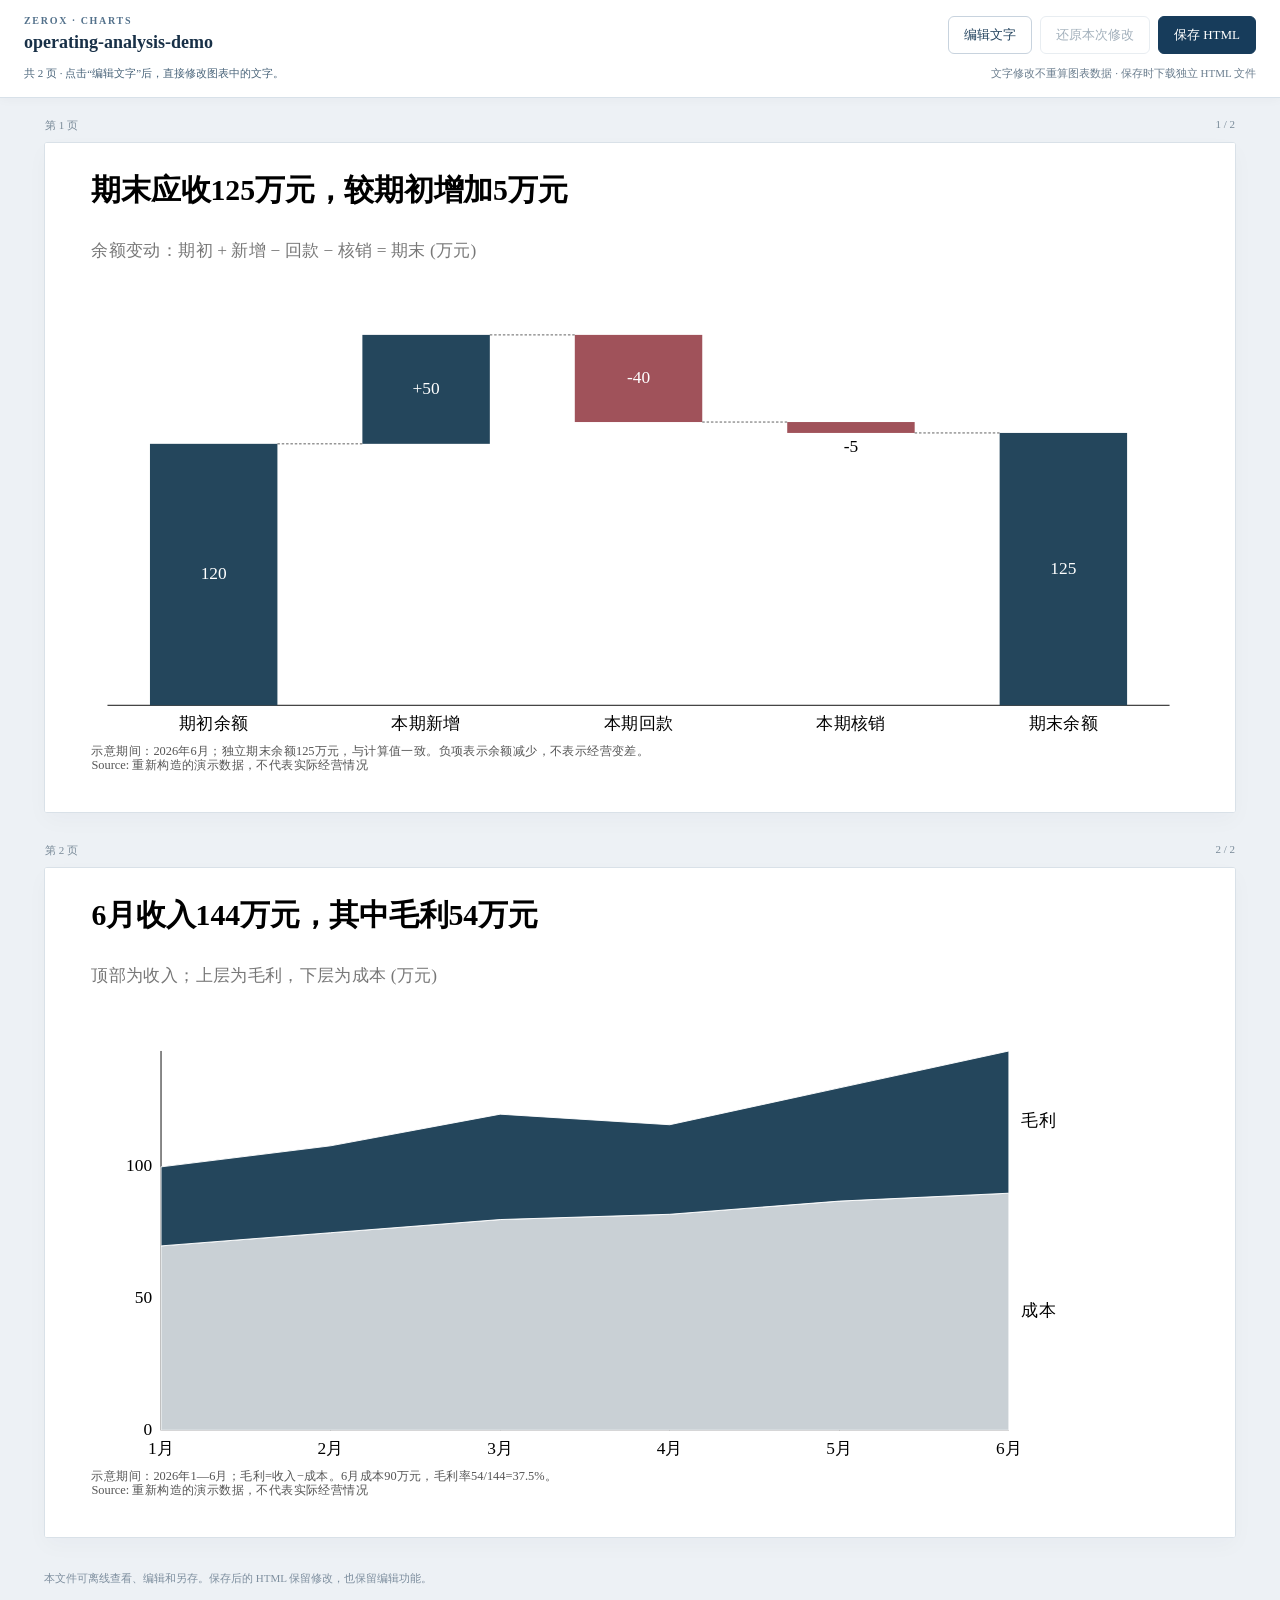
<file: gallery/operating-analysis-demo.html>
<!doctype html>
<html lang="zh-CN">
<head>
<meta charset="utf-8">
<meta name="viewport" content="width=device-width, initial-scale=1">
<meta name="color-scheme" content="light">
<meta http-equiv="Content-Security-Policy" content="default-src 'none'; script-src 'unsafe-inline'; style-src 'unsafe-inline'; img-src data: blob:; font-src data:; base-uri 'none'; form-action 'none'">
<title>operating-analysis-demo</title>
<style>
:root { color-scheme: light; font-family: "Kaiti SC", "STKaiti", "KaiTi", "楷体", serif; color: #183047; background: #edf1f5; }
* { box-sizing: border-box; }
body { margin: 0; }
button { font: inherit; }
.tc-toolbar { position: sticky; top: 0; z-index: 20; padding: 15px max(20px, calc((100vw - 1232px) / 2)); background: #ffffff; border-bottom: 1px solid #d8e1e9; box-shadow: 0 2px 10px #10263e08; }
.tc-toolbar-main { display: flex; align-items: center; gap: 20px; justify-content: space-between; }
.tc-brand { min-width: 0; }
.tc-kicker { margin: 0 0 4px; font-size: 10px; font-weight: 700; letter-spacing: .17em; color: #53718b; }
h1 { margin: 0; font-size: 18px; line-height: 1.4; font-weight: 600; overflow-wrap: anywhere; }
.tc-actions { display: flex; align-items: center; gap: 8px; flex-shrink: 0; }
.tc-button { min-height: 38px; padding: 9px 15px; border: 1px solid #c8d3de; border-radius: 6px; background: #fff; color: #24445f; cursor: pointer; font-size: 13px; line-height: 1.3; white-space: nowrap; }
.tc-button:hover { background: #f0f5fa; border-color: #7d99af; }
.tc-button:focus-visible { outline: 3px solid #72a9db; outline-offset: 2px; }
.tc-button:disabled { opacity: .42; cursor: default; }
.tc-button-primary { background: #173c5b; border-color: #173c5b; color: white; }
.tc-button-primary:hover { background: #245276; color: white; }
.tc-toolbar-meta { display: flex; justify-content: space-between; align-items: center; flex-wrap: wrap; gap: 6px 20px; margin-top: 10px; font-size: 11px; line-height: 1.5; color: #6a7d8e; }
#tc-status { color: #49647a; }
#tc-status[data-tone="warning"] { color: #a44a20; }
.tc-edit-tools { display: none; align-items: center; gap: 7px; border-top: 1px solid #e4eaf0; margin-top: 12px; padding-top: 10px; font-size: 12px; }
.tc-is-editing .tc-edit-tools { display: flex; flex-wrap: wrap; }
.tc-edit-tools .tc-button { min-height: 30px; padding: 5px 10px; font-size: 12px; }
.tc-edit-tools-label { margin-right: 4px; color: #6a7d8e; }
.tc-document { max-width: 1232px; margin: 0 auto; padding: 20px 20px 60px; }
.tc-slide { margin: 0 0 30px; break-inside: avoid; }
.tc-page-label { display: flex; justify-content: space-between; padding: 0 1px 9px; color: #7a8b99; font-size: 11px; }
.tc-slide-scroll { overflow-x: auto; background: #fff; border: 1px solid #d9e1e8; border-radius: 3px; box-shadow: 0 8px 22px #10263e07; }
.tc-slide-canvas { background: #fff; }
.tc-slide-canvas > svg { display: block; width: 100%; height: auto; }
.tc-is-editing .tc-slide-canvas { min-width: 960px; }
.tc-editable { outline: none; cursor: text; }
.tc-is-editing .tc-editable { outline: 1px dashed #447ba733; outline-offset: 1px; }
.tc-is-editing .tc-editable:hover { outline-color: #447ba7a0; }
.tc-is-editing .tc-editable:focus { outline: 1.5px solid #337bb6; background-color: #e8f3ff80; }
.tc-is-editing .tc-editable.tc-overflow { outline-color: #c56337; }
.tc-is-editing .tc-editable::selection, .tc-is-editing .tc-editable *::selection { background: #87b7e799; }
.tc-editable p { margin: 0; }
.tc-footer { padding: 2px 0 0; font-size: 11px; color: #7d8e9e; line-height: 1.6; }
noscript { display: block; padding: 12px 20px; background: #fff4da; color: #765622; }
@media (max-width: 700px) {
  .tc-toolbar { padding: 12px; }
  .tc-toolbar-main { align-items: flex-start; flex-direction: column; gap: 12px; }
  h1 { font-size: 16px; }
  .tc-actions { flex-wrap: wrap; gap: 6px; }
  .tc-button { padding: 8px 12px; }
  .tc-document { padding: 16px 10px 35px; }
  .tc-toolbar-meta { font-size: 10px; }
  .tc-slide { margin-bottom: 22px; }
}
@media print {
  @page { size: landscape; margin: 0; }
  :root, body { background: white; }
  .tc-toolbar, .tc-page-label, .tc-footer, noscript { display: none !important; }
  .tc-document { max-width: none; margin: 0; padding: 0; }
  .tc-slide { margin: 0; break-after: page; }
  .tc-slide:last-of-type { break-after: auto; }
  .tc-slide-scroll { overflow: visible; border: 0; border-radius: 0; box-shadow: none; }
  .tc-is-editing .tc-slide-canvas { min-width: 0; }
  .tc-editable { outline: none !important; background-color: transparent !important; }
}
</style>
</head>
<body data-filename="operating-analysis-demo.html">
<header class="tc-toolbar">
  <div class="tc-toolbar-main">
    <div class="tc-brand"><p class="tc-kicker">ZEROX · CHARTS</p><h1>operating-analysis-demo</h1></div>
    <div class="tc-actions">
      <button type="button" id="tc-edit" class="tc-button" aria-pressed="false">编辑文字</button>
      <button type="button" id="tc-reset" class="tc-button" disabled>还原本次修改</button>
      <button type="button" id="tc-save" class="tc-button tc-button-primary">保存 HTML</button>
    </div>
  </div>
  <div class="tc-toolbar-meta">
    <span id="tc-status" role="status" aria-live="polite">共 2 页 · 点击“编辑文字”后，直接修改图表中的文字。</span>
    <span>文字修改不重算图表数据 · 保存时下载独立 HTML 文件</span>
  </div>
  <div class="tc-edit-tools" aria-label="文字调整">
    <span class="tc-edit-tools-label">选中文字框</span>
    <button type="button" id="tc-smaller" class="tc-button" disabled aria-label="缩小选中文字框字号">字号 −</button>
    <button type="button" id="tc-larger" class="tc-button" disabled aria-label="放大选中文字框字号">字号 ＋</button>
    <button type="button" id="tc-fit" class="tc-button" disabled>适配文字框</button>
    <span class="tc-edit-tools-label">小屏幕可横向滚动；按 Esc 完成编辑。</span>
  </div>
</header>
<noscript>图表可以直接查看。启用 JavaScript 后，可编辑文字并保存新的 HTML 文件。</noscript>
<main class="tc-document">
<section class="tc-slide" aria-label="第 1 页"><div class="tc-page-label"><span>第 1 页</span><span>1 / 2</span></div><div class="tc-slide-scroll"><div class="tc-slide-canvas"><svg xmlns="http://www.w3.org/2000/svg" viewBox="0 0 959.975984 540" width="100%" role="img" aria-label="Chart 1" style="display:block;height:auto;overflow:visible"><rect width="959.975984" height="540" fill="#FFFFFF"/><g data-shape-id="s0-shape2" transform="translate(36 25.2)"><g fill="none" stroke="none" stroke-width="0.75"><rect width="885.6" height="57.6"/></g><foreignObject width="885.6" height="57.6" overflow="visible"><div xmlns="http://www.w3.org/1999/xhtml" class="tc-editable" data-edit-id="s0-shape2" contenteditable="false" tabindex="-1" spellcheck="false" style="font-family:&quot;Kaiti SC&quot;, &quot;STKaiti&quot;, &quot;KaiTi&quot;, &quot;楷体&quot;, serif;font-size:24px;font-weight:700;font-style:normal;color:#000000;text-decoration:none;width:100%;height:100%;display:flex;box-sizing:border-box;text-align:left;line-height:1.15;flex-direction:column;justify-content:flex-start;white-space:pre-wrap;overflow-wrap:break-word;overflow:visible;padding:0px 1.44px 0px 1.44px"><p style="font-family:&quot;Kaiti SC&quot;, &quot;STKaiti&quot;, &quot;KaiTi&quot;, &quot;楷体&quot;, serif;font-size:24px;font-weight:700;font-style:normal;color:#000000;text-decoration:none;margin:0;padding:0;text-align:left;line-height:1.15;flex:0 0 auto;min-height:1.15em"><span style="font-family:&quot;Kaiti SC&quot;, &quot;STKaiti&quot;, &quot;KaiTi&quot;, &quot;楷体&quot;, serif;font-size:24px;font-weight:700;font-style:normal;color:#000000;text-decoration:none">期末应收125万元，较期初增加5万元</span></p></div></foreignObject></g><g data-shape-id="s0-shape3" transform="translate(36 73.799921)"><g fill="none" stroke="none" stroke-width="0.75"><rect width="885.6" height="25.2"/></g><foreignObject width="885.6" height="25.2" overflow="visible"><div xmlns="http://www.w3.org/1999/xhtml" class="tc-editable" data-edit-id="s0-shape3" contenteditable="false" tabindex="-1" spellcheck="false" style="font-family:&quot;Kaiti SC&quot;, &quot;STKaiti&quot;, &quot;KaiTi&quot;, &quot;楷体&quot;, serif;font-size:14px;font-weight:400;font-style:normal;color:#777777;text-decoration:none;width:100%;height:100%;display:flex;box-sizing:border-box;text-align:left;line-height:1.15;flex-direction:column;justify-content:center;white-space:pre;overflow-wrap:normal;overflow:visible;padding:0px 1.44px 0px 1.44px"><p style="font-family:&quot;Kaiti SC&quot;, &quot;STKaiti&quot;, &quot;KaiTi&quot;, &quot;楷体&quot;, serif;font-size:14px;font-weight:400;font-style:normal;color:#777777;text-decoration:none;margin:0;padding:0;text-align:left;line-height:1.15;flex:0 0 auto;min-height:1.15em"><span style="font-family:&quot;Kaiti SC&quot;, &quot;STKaiti&quot;, &quot;KaiTi&quot;, &quot;楷体&quot;, serif;font-size:14px;font-weight:400;font-style:normal;color:#777777;text-decoration:none">余额变动：期初 + 新增 − 回款 − 核销 = 期末 (万元)</span></p></div></foreignObject></g><g data-shape-id="s0-shape4" transform="translate(36 478.799921)"><g fill="none" stroke="none" stroke-width="0.75"><rect width="885.6" height="28.8"/></g><foreignObject width="885.6" height="28.8" overflow="visible"><div xmlns="http://www.w3.org/1999/xhtml" class="tc-editable" data-edit-id="s0-shape4" contenteditable="false" tabindex="-1" spellcheck="false" style="font-family:&quot;Kaiti SC&quot;, &quot;STKaiti&quot;, &quot;KaiTi&quot;, &quot;楷体&quot;, serif;font-size:10px;font-weight:400;font-style:normal;color:#555555;text-decoration:none;width:100%;height:100%;display:flex;box-sizing:border-box;text-align:left;line-height:1.15;flex-direction:column;justify-content:flex-end;white-space:pre-wrap;overflow-wrap:break-word;overflow:visible;padding:0px 1.44px 0px 1.44px"><p style="font-family:&quot;Kaiti SC&quot;, &quot;STKaiti&quot;, &quot;KaiTi&quot;, &quot;楷体&quot;, serif;font-size:10px;font-weight:400;font-style:normal;color:#555555;text-decoration:none;margin:0;padding:0;text-align:left;line-height:1.15;flex:0 0 auto;min-height:1.15em"><span style="font-family:&quot;Kaiti SC&quot;, &quot;STKaiti&quot;, &quot;KaiTi&quot;, &quot;楷体&quot;, serif;font-size:10px;font-weight:400;font-style:normal;color:#555555;text-decoration:none">示意期间：2026年6月；独立期末余额125万元，与计算值一致。负项表示余额减少，不表示经营变差。</span></p><p style="font-family:&quot;Kaiti SC&quot;, &quot;STKaiti&quot;, &quot;KaiTi&quot;, &quot;楷体&quot;, serif;font-size:10px;font-weight:400;font-style:normal;color:#555555;text-decoration:none;margin:0;padding:0;text-align:left;line-height:1.15;flex:0 0 auto;min-height:1.15em"><span style="font-family:&quot;Kaiti SC&quot;, &quot;STKaiti&quot;, &quot;KaiTi&quot;, &quot;楷体&quot;, serif;font-size:10px;font-weight:400;font-style:normal;color:#555555;text-decoration:none">Source: 重新构造的演示数据，不代表实际经营情况</span></p></div></foreignObject></g><g data-shape-id="s0-shape5" transform="translate(50.4 453.6)"><g fill="none" stroke="#000000" stroke-width="0.75" stroke-linecap="butt"><line x1="0" y1="0" x2="856.8" y2="0"/></g></g><g data-shape-id="s0-shape6" transform="translate(84.671969 242.682283)"><g fill="#24465C" stroke="none" stroke-width="0.75" stroke-linecap="butt"><rect width="102.815984" height="210.917638"/></g><foreignObject width="102.815984" height="210.917638" overflow="visible"><div xmlns="http://www.w3.org/1999/xhtml" class="tc-editable" data-edit-id="s0-shape6" contenteditable="false" tabindex="-1" spellcheck="false" style="font-family:&quot;Kaiti SC&quot;, &quot;STKaiti&quot;, &quot;KaiTi&quot;, &quot;楷体&quot;, serif;font-size:14px;font-weight:400;font-style:normal;color:#FFFFFF;text-decoration:none;width:100%;height:100%;display:flex;box-sizing:border-box;text-align:center;line-height:1.15;flex-direction:column;justify-content:center;white-space:pre;overflow-wrap:normal;overflow:visible;padding:0px 1.44px 0px 1.44px"><p style="font-family:&quot;Kaiti SC&quot;, &quot;STKaiti&quot;, &quot;KaiTi&quot;, &quot;楷体&quot;, serif;font-size:14px;font-weight:400;font-style:normal;color:#FFFFFF;text-decoration:none;margin:0;padding:0;text-align:center;line-height:1.15;flex:0 0 auto;min-height:1.15em"><span style="font-family:&quot;Kaiti SC&quot;, &quot;STKaiti&quot;, &quot;KaiTi&quot;, &quot;楷体&quot;, serif;font-size:14px;font-weight:400;font-style:normal;color:#FFFFFF;text-decoration:none">120</span></p></div></foreignObject></g><g data-shape-id="s0-shape7" transform="translate(50.4 458.94)"><g fill="none" stroke="none" stroke-width="0.75"><rect width="171.36" height="21"/></g><foreignObject width="171.36" height="21" overflow="visible"><div xmlns="http://www.w3.org/1999/xhtml" class="tc-editable" data-edit-id="s0-shape7" contenteditable="false" tabindex="-1" spellcheck="false" style="font-family:&quot;Kaiti SC&quot;, &quot;STKaiti&quot;, &quot;KaiTi&quot;, &quot;楷体&quot;, serif;font-size:14px;font-weight:400;font-style:normal;color:#000000;text-decoration:none;width:100%;height:100%;display:flex;box-sizing:border-box;text-align:center;line-height:1.15;flex-direction:column;justify-content:center;white-space:pre;overflow-wrap:normal;overflow:visible;padding:0px 1.44px 0px 1.44px"><p style="font-family:&quot;Kaiti SC&quot;, &quot;STKaiti&quot;, &quot;KaiTi&quot;, &quot;楷体&quot;, serif;font-size:14px;font-weight:400;font-style:normal;color:#000000;text-decoration:none;margin:0;padding:0;text-align:center;line-height:1.15;flex:0 0 auto;min-height:1.15em"><span style="font-family:&quot;Kaiti SC&quot;, &quot;STKaiti&quot;, &quot;KaiTi&quot;, &quot;楷体&quot;, serif;font-size:14px;font-weight:400;font-style:normal;color:#000000;text-decoration:none">期初余额</span></p></div></foreignObject></g><g data-shape-id="s0-shape8" transform="translate(187.487953 242.682283)"><g fill="none" stroke="#000000" stroke-width="0.5" stroke-linecap="butt" stroke-dasharray="2 1.5"><line x1="0" y1="0" x2="68.544016" y2="0"/></g></g><g data-shape-id="s0-shape9" transform="translate(256.031969 154.799921)"><g fill="#24465C" stroke="none" stroke-width="0.75" stroke-linecap="butt"><rect width="102.815984" height="87.882283"/></g><foreignObject width="102.815984" height="87.882283" overflow="visible"><div xmlns="http://www.w3.org/1999/xhtml" class="tc-editable" data-edit-id="s0-shape9" contenteditable="false" tabindex="-1" spellcheck="false" style="font-family:&quot;Kaiti SC&quot;, &quot;STKaiti&quot;, &quot;KaiTi&quot;, &quot;楷体&quot;, serif;font-size:14px;font-weight:400;font-style:normal;color:#FFFFFF;text-decoration:none;width:100%;height:100%;display:flex;box-sizing:border-box;text-align:center;line-height:1.15;flex-direction:column;justify-content:center;white-space:pre;overflow-wrap:normal;overflow:visible;padding:0px 1.44px 0px 1.44px"><p style="font-family:&quot;Kaiti SC&quot;, &quot;STKaiti&quot;, &quot;KaiTi&quot;, &quot;楷体&quot;, serif;font-size:14px;font-weight:400;font-style:normal;color:#FFFFFF;text-decoration:none;margin:0;padding:0;text-align:center;line-height:1.15;flex:0 0 auto;min-height:1.15em"><span style="font-family:&quot;Kaiti SC&quot;, &quot;STKaiti&quot;, &quot;KaiTi&quot;, &quot;楷体&quot;, serif;font-size:14px;font-weight:400;font-style:normal;color:#FFFFFF;text-decoration:none">+50</span></p></div></foreignObject></g><g data-shape-id="s0-shape10" transform="translate(221.759921 458.94)"><g fill="none" stroke="none" stroke-width="0.75"><rect width="171.36" height="21"/></g><foreignObject width="171.36" height="21" overflow="visible"><div xmlns="http://www.w3.org/1999/xhtml" class="tc-editable" data-edit-id="s0-shape10" contenteditable="false" tabindex="-1" spellcheck="false" style="font-family:&quot;Kaiti SC&quot;, &quot;STKaiti&quot;, &quot;KaiTi&quot;, &quot;楷体&quot;, serif;font-size:14px;font-weight:400;font-style:normal;color:#000000;text-decoration:none;width:100%;height:100%;display:flex;box-sizing:border-box;text-align:center;line-height:1.15;flex-direction:column;justify-content:center;white-space:pre;overflow-wrap:normal;overflow:visible;padding:0px 1.44px 0px 1.44px"><p style="font-family:&quot;Kaiti SC&quot;, &quot;STKaiti&quot;, &quot;KaiTi&quot;, &quot;楷体&quot;, serif;font-size:14px;font-weight:400;font-style:normal;color:#000000;text-decoration:none;margin:0;padding:0;text-align:center;line-height:1.15;flex:0 0 auto;min-height:1.15em"><span style="font-family:&quot;Kaiti SC&quot;, &quot;STKaiti&quot;, &quot;KaiTi&quot;, &quot;楷体&quot;, serif;font-size:14px;font-weight:400;font-style:normal;color:#000000;text-decoration:none">本期新增</span></p></div></foreignObject></g><g data-shape-id="s0-shape11" transform="translate(358.847953 154.799921)"><g fill="none" stroke="#000000" stroke-width="0.5" stroke-linecap="butt" stroke-dasharray="2 1.5"><line x1="0" y1="0" x2="68.544016" y2="0"/></g></g><g data-shape-id="s0-shape12" transform="translate(427.391969 154.799921)"><g fill="#A0525A" stroke="none" stroke-width="0.75" stroke-linecap="butt"><rect width="102.815984" height="70.305827"/></g><foreignObject width="102.815984" height="70.305827" overflow="visible"><div xmlns="http://www.w3.org/1999/xhtml" class="tc-editable" data-edit-id="s0-shape12" contenteditable="false" tabindex="-1" spellcheck="false" style="font-family:&quot;Kaiti SC&quot;, &quot;STKaiti&quot;, &quot;KaiTi&quot;, &quot;楷体&quot;, serif;font-size:14px;font-weight:400;font-style:normal;color:#FFFFFF;text-decoration:none;width:100%;height:100%;display:flex;box-sizing:border-box;text-align:center;line-height:1.15;flex-direction:column;justify-content:center;white-space:pre;overflow-wrap:normal;overflow:visible;padding:0px 1.44px 0px 1.44px"><p style="font-family:&quot;Kaiti SC&quot;, &quot;STKaiti&quot;, &quot;KaiTi&quot;, &quot;楷体&quot;, serif;font-size:14px;font-weight:400;font-style:normal;color:#FFFFFF;text-decoration:none;margin:0;padding:0;text-align:center;line-height:1.15;flex:0 0 auto;min-height:1.15em"><span style="font-family:&quot;Kaiti SC&quot;, &quot;STKaiti&quot;, &quot;KaiTi&quot;, &quot;楷体&quot;, serif;font-size:14px;font-weight:400;font-style:normal;color:#FFFFFF;text-decoration:none">-40</span></p></div></foreignObject></g><g data-shape-id="s0-shape13" transform="translate(393.119921 458.94)"><g fill="none" stroke="none" stroke-width="0.75"><rect width="171.36" height="21"/></g><foreignObject width="171.36" height="21" overflow="visible"><div xmlns="http://www.w3.org/1999/xhtml" class="tc-editable" data-edit-id="s0-shape13" contenteditable="false" tabindex="-1" spellcheck="false" style="font-family:&quot;Kaiti SC&quot;, &quot;STKaiti&quot;, &quot;KaiTi&quot;, &quot;楷体&quot;, serif;font-size:14px;font-weight:400;font-style:normal;color:#000000;text-decoration:none;width:100%;height:100%;display:flex;box-sizing:border-box;text-align:center;line-height:1.15;flex-direction:column;justify-content:center;white-space:pre;overflow-wrap:normal;overflow:visible;padding:0px 1.44px 0px 1.44px"><p style="font-family:&quot;Kaiti SC&quot;, &quot;STKaiti&quot;, &quot;KaiTi&quot;, &quot;楷体&quot;, serif;font-size:14px;font-weight:400;font-style:normal;color:#000000;text-decoration:none;margin:0;padding:0;text-align:center;line-height:1.15;flex:0 0 auto;min-height:1.15em"><span style="font-family:&quot;Kaiti SC&quot;, &quot;STKaiti&quot;, &quot;KaiTi&quot;, &quot;楷体&quot;, serif;font-size:14px;font-weight:400;font-style:normal;color:#000000;text-decoration:none">本期回款</span></p></div></foreignObject></g><g data-shape-id="s0-shape14" transform="translate(530.207953 225.105827)"><g fill="none" stroke="#000000" stroke-width="0.5" stroke-linecap="butt" stroke-dasharray="2 1.5"><line x1="0" y1="0" x2="68.544016" y2="0"/></g></g><g data-shape-id="s0-shape15" transform="translate(598.751969 225.105827)"><g fill="#A0525A" stroke="none" stroke-width="0.75" stroke-linecap="butt"><rect width="102.815984" height="8.788189"/></g></g><g data-shape-id="s0-shape16" transform="translate(564.48 234.914094)"><g fill="none" stroke="none" stroke-width="0.75"><rect width="171.36" height="21"/></g><foreignObject width="171.36" height="21" overflow="visible"><div xmlns="http://www.w3.org/1999/xhtml" class="tc-editable" data-edit-id="s0-shape16" contenteditable="false" tabindex="-1" spellcheck="false" style="font-family:&quot;Kaiti SC&quot;, &quot;STKaiti&quot;, &quot;KaiTi&quot;, &quot;楷体&quot;, serif;font-size:14px;font-weight:400;font-style:normal;color:#000000;text-decoration:none;width:100%;height:100%;display:flex;box-sizing:border-box;text-align:center;line-height:1.15;flex-direction:column;justify-content:center;white-space:pre;overflow-wrap:normal;overflow:visible;padding:0px 1.44px 0px 1.44px"><p style="font-family:&quot;Kaiti SC&quot;, &quot;STKaiti&quot;, &quot;KaiTi&quot;, &quot;楷体&quot;, serif;font-size:14px;font-weight:400;font-style:normal;color:#000000;text-decoration:none;margin:0;padding:0;text-align:center;line-height:1.15;flex:0 0 auto;min-height:1.15em"><span style="font-family:&quot;Kaiti SC&quot;, &quot;STKaiti&quot;, &quot;KaiTi&quot;, &quot;楷体&quot;, serif;font-size:14px;font-weight:400;font-style:normal;color:#000000;text-decoration:none">-5</span></p></div></foreignObject></g><g data-shape-id="s0-shape17" transform="translate(564.48 458.94)"><g fill="none" stroke="none" stroke-width="0.75"><rect width="171.36" height="21"/></g><foreignObject width="171.36" height="21" overflow="visible"><div xmlns="http://www.w3.org/1999/xhtml" class="tc-editable" data-edit-id="s0-shape17" contenteditable="false" tabindex="-1" spellcheck="false" style="font-family:&quot;Kaiti SC&quot;, &quot;STKaiti&quot;, &quot;KaiTi&quot;, &quot;楷体&quot;, serif;font-size:14px;font-weight:400;font-style:normal;color:#000000;text-decoration:none;width:100%;height:100%;display:flex;box-sizing:border-box;text-align:center;line-height:1.15;flex-direction:column;justify-content:center;white-space:pre;overflow-wrap:normal;overflow:visible;padding:0px 1.44px 0px 1.44px"><p style="font-family:&quot;Kaiti SC&quot;, &quot;STKaiti&quot;, &quot;KaiTi&quot;, &quot;楷体&quot;, serif;font-size:14px;font-weight:400;font-style:normal;color:#000000;text-decoration:none;margin:0;padding:0;text-align:center;line-height:1.15;flex:0 0 auto;min-height:1.15em"><span style="font-family:&quot;Kaiti SC&quot;, &quot;STKaiti&quot;, &quot;KaiTi&quot;, &quot;楷体&quot;, serif;font-size:14px;font-weight:400;font-style:normal;color:#000000;text-decoration:none">本期核销</span></p></div></foreignObject></g><g data-shape-id="s0-shape18" transform="translate(701.567953 233.894094)"><g fill="none" stroke="#000000" stroke-width="0.5" stroke-linecap="butt" stroke-dasharray="2 1.5"><line x1="0" y1="0" x2="68.544016" y2="0"/></g></g><g data-shape-id="s0-shape19" transform="translate(770.111969 233.894094)"><g fill="#24465C" stroke="none" stroke-width="0.75" stroke-linecap="butt"><rect width="102.815984" height="219.705827"/></g><foreignObject width="102.815984" height="219.705827" overflow="visible"><div xmlns="http://www.w3.org/1999/xhtml" class="tc-editable" data-edit-id="s0-shape19" contenteditable="false" tabindex="-1" spellcheck="false" style="font-family:&quot;Kaiti SC&quot;, &quot;STKaiti&quot;, &quot;KaiTi&quot;, &quot;楷体&quot;, serif;font-size:14px;font-weight:400;font-style:normal;color:#FFFFFF;text-decoration:none;width:100%;height:100%;display:flex;box-sizing:border-box;text-align:center;line-height:1.15;flex-direction:column;justify-content:center;white-space:pre;overflow-wrap:normal;overflow:visible;padding:0px 1.44px 0px 1.44px"><p style="font-family:&quot;Kaiti SC&quot;, &quot;STKaiti&quot;, &quot;KaiTi&quot;, &quot;楷体&quot;, serif;font-size:14px;font-weight:400;font-style:normal;color:#FFFFFF;text-decoration:none;margin:0;padding:0;text-align:center;line-height:1.15;flex:0 0 auto;min-height:1.15em"><span style="font-family:&quot;Kaiti SC&quot;, &quot;STKaiti&quot;, &quot;KaiTi&quot;, &quot;楷体&quot;, serif;font-size:14px;font-weight:400;font-style:normal;color:#FFFFFF;text-decoration:none">125</span></p></div></foreignObject></g><g data-shape-id="s0-shape20" transform="translate(735.839921 458.94)"><g fill="none" stroke="none" stroke-width="0.75"><rect width="171.36" height="21"/></g><foreignObject width="171.36" height="21" overflow="visible"><div xmlns="http://www.w3.org/1999/xhtml" class="tc-editable" data-edit-id="s0-shape20" contenteditable="false" tabindex="-1" spellcheck="false" style="font-family:&quot;Kaiti SC&quot;, &quot;STKaiti&quot;, &quot;KaiTi&quot;, &quot;楷体&quot;, serif;font-size:14px;font-weight:400;font-style:normal;color:#000000;text-decoration:none;width:100%;height:100%;display:flex;box-sizing:border-box;text-align:center;line-height:1.15;flex-direction:column;justify-content:center;white-space:pre;overflow-wrap:normal;overflow:visible;padding:0px 1.44px 0px 1.44px"><p style="font-family:&quot;Kaiti SC&quot;, &quot;STKaiti&quot;, &quot;KaiTi&quot;, &quot;楷体&quot;, serif;font-size:14px;font-weight:400;font-style:normal;color:#000000;text-decoration:none;margin:0;padding:0;text-align:center;line-height:1.15;flex:0 0 auto;min-height:1.15em"><span style="font-family:&quot;Kaiti SC&quot;, &quot;STKaiti&quot;, &quot;KaiTi&quot;, &quot;楷体&quot;, serif;font-size:14px;font-weight:400;font-style:normal;color:#000000;text-decoration:none">期末余额</span></p></div></foreignObject></g></svg></div></div></section>
<section class="tc-slide" aria-label="第 2 页"><div class="tc-page-label"><span>第 2 页</span><span>2 / 2</span></div><div class="tc-slide-scroll"><div class="tc-slide-canvas"><svg xmlns="http://www.w3.org/2000/svg" viewBox="0 0 959.975984 540" width="100%" role="img" aria-label="Chart 2" style="display:block;height:auto;overflow:visible"><rect width="959.975984" height="540" fill="#FFFFFF"/><g data-shape-id="s1-shape2" transform="translate(36 25.2)"><g fill="none" stroke="none" stroke-width="0.75"><rect width="885.6" height="57.6"/></g><foreignObject width="885.6" height="57.6" overflow="visible"><div xmlns="http://www.w3.org/1999/xhtml" class="tc-editable" data-edit-id="s1-shape2" contenteditable="false" tabindex="-1" spellcheck="false" style="font-family:&quot;Kaiti SC&quot;, &quot;STKaiti&quot;, &quot;KaiTi&quot;, &quot;楷体&quot;, serif;font-size:24px;font-weight:700;font-style:normal;color:#000000;text-decoration:none;width:100%;height:100%;display:flex;box-sizing:border-box;text-align:left;line-height:1.15;flex-direction:column;justify-content:flex-start;white-space:pre-wrap;overflow-wrap:break-word;overflow:visible;padding:0px 1.44px 0px 1.44px"><p style="font-family:&quot;Kaiti SC&quot;, &quot;STKaiti&quot;, &quot;KaiTi&quot;, &quot;楷体&quot;, serif;font-size:24px;font-weight:700;font-style:normal;color:#000000;text-decoration:none;margin:0;padding:0;text-align:left;line-height:1.15;flex:0 0 auto;min-height:1.15em"><span style="font-family:&quot;Kaiti SC&quot;, &quot;STKaiti&quot;, &quot;KaiTi&quot;, &quot;楷体&quot;, serif;font-size:24px;font-weight:700;font-style:normal;color:#000000;text-decoration:none">6月收入144万元，其中毛利54万元</span></p></div></foreignObject></g><g data-shape-id="s1-shape3" transform="translate(36 73.799921)"><g fill="none" stroke="none" stroke-width="0.75"><rect width="885.6" height="25.2"/></g><foreignObject width="885.6" height="25.2" overflow="visible"><div xmlns="http://www.w3.org/1999/xhtml" class="tc-editable" data-edit-id="s1-shape3" contenteditable="false" tabindex="-1" spellcheck="false" style="font-family:&quot;Kaiti SC&quot;, &quot;STKaiti&quot;, &quot;KaiTi&quot;, &quot;楷体&quot;, serif;font-size:14px;font-weight:400;font-style:normal;color:#777777;text-decoration:none;width:100%;height:100%;display:flex;box-sizing:border-box;text-align:left;line-height:1.15;flex-direction:column;justify-content:center;white-space:pre;overflow-wrap:normal;overflow:visible;padding:0px 1.44px 0px 1.44px"><p style="font-family:&quot;Kaiti SC&quot;, &quot;STKaiti&quot;, &quot;KaiTi&quot;, &quot;楷体&quot;, serif;font-size:14px;font-weight:400;font-style:normal;color:#777777;text-decoration:none;margin:0;padding:0;text-align:left;line-height:1.15;flex:0 0 auto;min-height:1.15em"><span style="font-family:&quot;Kaiti SC&quot;, &quot;STKaiti&quot;, &quot;KaiTi&quot;, &quot;楷体&quot;, serif;font-size:14px;font-weight:400;font-style:normal;color:#777777;text-decoration:none">顶部为收入；上层为毛利，下层为成本 (万元)</span></p></div></foreignObject></g><g data-shape-id="s1-shape4" transform="translate(36 478.799921)"><g fill="none" stroke="none" stroke-width="0.75"><rect width="885.6" height="28.8"/></g><foreignObject width="885.6" height="28.8" overflow="visible"><div xmlns="http://www.w3.org/1999/xhtml" class="tc-editable" data-edit-id="s1-shape4" contenteditable="false" tabindex="-1" spellcheck="false" style="font-family:&quot;Kaiti SC&quot;, &quot;STKaiti&quot;, &quot;KaiTi&quot;, &quot;楷体&quot;, serif;font-size:10px;font-weight:400;font-style:normal;color:#555555;text-decoration:none;width:100%;height:100%;display:flex;box-sizing:border-box;text-align:left;line-height:1.15;flex-direction:column;justify-content:flex-end;white-space:pre-wrap;overflow-wrap:break-word;overflow:visible;padding:0px 1.44px 0px 1.44px"><p style="font-family:&quot;Kaiti SC&quot;, &quot;STKaiti&quot;, &quot;KaiTi&quot;, &quot;楷体&quot;, serif;font-size:10px;font-weight:400;font-style:normal;color:#555555;text-decoration:none;margin:0;padding:0;text-align:left;line-height:1.15;flex:0 0 auto;min-height:1.15em"><span style="font-family:&quot;Kaiti SC&quot;, &quot;STKaiti&quot;, &quot;KaiTi&quot;, &quot;楷体&quot;, serif;font-size:10px;font-weight:400;font-style:normal;color:#555555;text-decoration:none">示意期间：2026年1—6月；毛利=收入−成本。6月成本90万元，毛利率54/144=37.5%。</span></p><p style="font-family:&quot;Kaiti SC&quot;, &quot;STKaiti&quot;, &quot;KaiTi&quot;, &quot;楷体&quot;, serif;font-size:10px;font-weight:400;font-style:normal;color:#555555;text-decoration:none;margin:0;padding:0;text-align:left;line-height:1.15;flex:0 0 auto;min-height:1.15em"><span style="font-family:&quot;Kaiti SC&quot;, &quot;STKaiti&quot;, &quot;KaiTi&quot;, &quot;楷体&quot;, serif;font-size:10px;font-weight:400;font-style:normal;color:#555555;text-decoration:none">Source: 重新构造的演示数据，不代表实际经营情况</span></p></div></foreignObject></g><g data-shape-id="s1-shape5" transform="translate(37.439921 443.1)"><g fill="none" stroke="none" stroke-width="0.75"><rect width="50.4" height="21"/></g><foreignObject width="50.4" height="21" overflow="visible"><div xmlns="http://www.w3.org/1999/xhtml" class="tc-editable" data-edit-id="s1-shape5" contenteditable="false" tabindex="-1" spellcheck="false" style="font-family:&quot;Kaiti SC&quot;, &quot;STKaiti&quot;, &quot;KaiTi&quot;, &quot;楷体&quot;, serif;font-size:14px;font-weight:400;font-style:normal;color:#000000;text-decoration:none;width:100%;height:100%;display:flex;box-sizing:border-box;text-align:right;line-height:1.15;flex-direction:column;justify-content:center;white-space:pre;overflow-wrap:normal;overflow:visible;padding:0px 1.44px 0px 1.44px"><p style="font-family:&quot;Kaiti SC&quot;, &quot;STKaiti&quot;, &quot;KaiTi&quot;, &quot;楷体&quot;, serif;font-size:14px;font-weight:400;font-style:normal;color:#000000;text-decoration:none;margin:0;padding:0;text-align:right;line-height:1.15;flex:0 0 auto;min-height:1.15em"><span style="font-family:&quot;Kaiti SC&quot;, &quot;STKaiti&quot;, &quot;KaiTi&quot;, &quot;楷体&quot;, serif;font-size:14px;font-weight:400;font-style:normal;color:#000000;text-decoration:none">0</span></p></div></foreignObject></g><g data-shape-id="s1-shape6" transform="translate(37.439921 336.85)"><g fill="none" stroke="none" stroke-width="0.75"><rect width="50.4" height="21"/></g><foreignObject width="50.4" height="21" overflow="visible"><div xmlns="http://www.w3.org/1999/xhtml" class="tc-editable" data-edit-id="s1-shape6" contenteditable="false" tabindex="-1" spellcheck="false" style="font-family:&quot;Kaiti SC&quot;, &quot;STKaiti&quot;, &quot;KaiTi&quot;, &quot;楷体&quot;, serif;font-size:14px;font-weight:400;font-style:normal;color:#000000;text-decoration:none;width:100%;height:100%;display:flex;box-sizing:border-box;text-align:right;line-height:1.15;flex-direction:column;justify-content:center;white-space:pre;overflow-wrap:normal;overflow:visible;padding:0px 1.44px 0px 1.44px"><p style="font-family:&quot;Kaiti SC&quot;, &quot;STKaiti&quot;, &quot;KaiTi&quot;, &quot;楷体&quot;, serif;font-size:14px;font-weight:400;font-style:normal;color:#000000;text-decoration:none;margin:0;padding:0;text-align:right;line-height:1.15;flex:0 0 auto;min-height:1.15em"><span style="font-family:&quot;Kaiti SC&quot;, &quot;STKaiti&quot;, &quot;KaiTi&quot;, &quot;楷体&quot;, serif;font-size:14px;font-weight:400;font-style:normal;color:#000000;text-decoration:none">50</span></p></div></foreignObject></g><g data-shape-id="s1-shape7" transform="translate(37.439921 230.599921)"><g fill="none" stroke="none" stroke-width="0.75"><rect width="50.4" height="21"/></g><foreignObject width="50.4" height="21" overflow="visible"><div xmlns="http://www.w3.org/1999/xhtml" class="tc-editable" data-edit-id="s1-shape7" contenteditable="false" tabindex="-1" spellcheck="false" style="font-family:&quot;Kaiti SC&quot;, &quot;STKaiti&quot;, &quot;KaiTi&quot;, &quot;楷体&quot;, serif;font-size:14px;font-weight:400;font-style:normal;color:#000000;text-decoration:none;width:100%;height:100%;display:flex;box-sizing:border-box;text-align:right;line-height:1.15;flex-direction:column;justify-content:center;white-space:pre;overflow-wrap:normal;overflow:visible;padding:0px 1.44px 0px 1.44px"><p style="font-family:&quot;Kaiti SC&quot;, &quot;STKaiti&quot;, &quot;KaiTi&quot;, &quot;楷体&quot;, serif;font-size:14px;font-weight:400;font-style:normal;color:#000000;text-decoration:none;margin:0;padding:0;text-align:right;line-height:1.15;flex:0 0 auto;min-height:1.15em"><span style="font-family:&quot;Kaiti SC&quot;, &quot;STKaiti&quot;, &quot;KaiTi&quot;, &quot;楷体&quot;, serif;font-size:14px;font-weight:400;font-style:normal;color:#000000;text-decoration:none">100</span></p></div></foreignObject></g><g data-shape-id="s1-shape8" transform="translate(93.599921 453.6)"><g fill="none" stroke="#000000" stroke-width="0.75" stroke-linecap="butt"><line x1="0" y1="0" x2="684.000079" y2="0"/></g></g><g data-shape-id="s1-shape9" transform="translate(93.599921 147.599921)"><g fill="none" stroke="#000000" stroke-width="0.75" stroke-linecap="butt"><line x1="0" y1="0" x2="0" y2="306.000079"/></g></g><g data-shape-id="s1-shape10" transform="translate(25.199921 458.94)"><g fill="none" stroke="none" stroke-width="0.75"><rect width="136.8" height="21"/></g><foreignObject width="136.8" height="21" overflow="visible"><div xmlns="http://www.w3.org/1999/xhtml" class="tc-editable" data-edit-id="s1-shape10" contenteditable="false" tabindex="-1" spellcheck="false" style="font-family:&quot;Kaiti SC&quot;, &quot;STKaiti&quot;, &quot;KaiTi&quot;, &quot;楷体&quot;, serif;font-size:14px;font-weight:400;font-style:normal;color:#000000;text-decoration:none;width:100%;height:100%;display:flex;box-sizing:border-box;text-align:center;line-height:1.15;flex-direction:column;justify-content:center;white-space:pre;overflow-wrap:normal;overflow:visible;padding:0px 1.44px 0px 1.44px"><p style="font-family:&quot;Kaiti SC&quot;, &quot;STKaiti&quot;, &quot;KaiTi&quot;, &quot;楷体&quot;, serif;font-size:14px;font-weight:400;font-style:normal;color:#000000;text-decoration:none;margin:0;padding:0;text-align:center;line-height:1.15;flex:0 0 auto;min-height:1.15em"><span style="font-family:&quot;Kaiti SC&quot;, &quot;STKaiti&quot;, &quot;KaiTi&quot;, &quot;楷体&quot;, serif;font-size:14px;font-weight:400;font-style:normal;color:#000000;text-decoration:none">1月</span></p></div></foreignObject></g><g data-shape-id="s1-shape11" transform="translate(162 458.94)"><g fill="none" stroke="none" stroke-width="0.75"><rect width="136.8" height="21"/></g><foreignObject width="136.8" height="21" overflow="visible"><div xmlns="http://www.w3.org/1999/xhtml" class="tc-editable" data-edit-id="s1-shape11" contenteditable="false" tabindex="-1" spellcheck="false" style="font-family:&quot;Kaiti SC&quot;, &quot;STKaiti&quot;, &quot;KaiTi&quot;, &quot;楷体&quot;, serif;font-size:14px;font-weight:400;font-style:normal;color:#000000;text-decoration:none;width:100%;height:100%;display:flex;box-sizing:border-box;text-align:center;line-height:1.15;flex-direction:column;justify-content:center;white-space:pre;overflow-wrap:normal;overflow:visible;padding:0px 1.44px 0px 1.44px"><p style="font-family:&quot;Kaiti SC&quot;, &quot;STKaiti&quot;, &quot;KaiTi&quot;, &quot;楷体&quot;, serif;font-size:14px;font-weight:400;font-style:normal;color:#000000;text-decoration:none;margin:0;padding:0;text-align:center;line-height:1.15;flex:0 0 auto;min-height:1.15em"><span style="font-family:&quot;Kaiti SC&quot;, &quot;STKaiti&quot;, &quot;KaiTi&quot;, &quot;楷体&quot;, serif;font-size:14px;font-weight:400;font-style:normal;color:#000000;text-decoration:none">2月</span></p></div></foreignObject></g><g data-shape-id="s1-shape12" transform="translate(298.799921 458.94)"><g fill="none" stroke="none" stroke-width="0.75"><rect width="136.8" height="21"/></g><foreignObject width="136.8" height="21" overflow="visible"><div xmlns="http://www.w3.org/1999/xhtml" class="tc-editable" data-edit-id="s1-shape12" contenteditable="false" tabindex="-1" spellcheck="false" style="font-family:&quot;Kaiti SC&quot;, &quot;STKaiti&quot;, &quot;KaiTi&quot;, &quot;楷体&quot;, serif;font-size:14px;font-weight:400;font-style:normal;color:#000000;text-decoration:none;width:100%;height:100%;display:flex;box-sizing:border-box;text-align:center;line-height:1.15;flex-direction:column;justify-content:center;white-space:pre;overflow-wrap:normal;overflow:visible;padding:0px 1.44px 0px 1.44px"><p style="font-family:&quot;Kaiti SC&quot;, &quot;STKaiti&quot;, &quot;KaiTi&quot;, &quot;楷体&quot;, serif;font-size:14px;font-weight:400;font-style:normal;color:#000000;text-decoration:none;margin:0;padding:0;text-align:center;line-height:1.15;flex:0 0 auto;min-height:1.15em"><span style="font-family:&quot;Kaiti SC&quot;, &quot;STKaiti&quot;, &quot;KaiTi&quot;, &quot;楷体&quot;, serif;font-size:14px;font-weight:400;font-style:normal;color:#000000;text-decoration:none">3月</span></p></div></foreignObject></g><g data-shape-id="s1-shape13" transform="translate(435.599921 458.94)"><g fill="none" stroke="none" stroke-width="0.75"><rect width="136.8" height="21"/></g><foreignObject width="136.8" height="21" overflow="visible"><div xmlns="http://www.w3.org/1999/xhtml" class="tc-editable" data-edit-id="s1-shape13" contenteditable="false" tabindex="-1" spellcheck="false" style="font-family:&quot;Kaiti SC&quot;, &quot;STKaiti&quot;, &quot;KaiTi&quot;, &quot;楷体&quot;, serif;font-size:14px;font-weight:400;font-style:normal;color:#000000;text-decoration:none;width:100%;height:100%;display:flex;box-sizing:border-box;text-align:center;line-height:1.15;flex-direction:column;justify-content:center;white-space:pre;overflow-wrap:normal;overflow:visible;padding:0px 1.44px 0px 1.44px"><p style="font-family:&quot;Kaiti SC&quot;, &quot;STKaiti&quot;, &quot;KaiTi&quot;, &quot;楷体&quot;, serif;font-size:14px;font-weight:400;font-style:normal;color:#000000;text-decoration:none;margin:0;padding:0;text-align:center;line-height:1.15;flex:0 0 auto;min-height:1.15em"><span style="font-family:&quot;Kaiti SC&quot;, &quot;STKaiti&quot;, &quot;KaiTi&quot;, &quot;楷体&quot;, serif;font-size:14px;font-weight:400;font-style:normal;color:#000000;text-decoration:none">4月</span></p></div></foreignObject></g><g data-shape-id="s1-shape14" transform="translate(572.399921 458.94)"><g fill="none" stroke="none" stroke-width="0.75"><rect width="136.8" height="21"/></g><foreignObject width="136.8" height="21" overflow="visible"><div xmlns="http://www.w3.org/1999/xhtml" class="tc-editable" data-edit-id="s1-shape14" contenteditable="false" tabindex="-1" spellcheck="false" style="font-family:&quot;Kaiti SC&quot;, &quot;STKaiti&quot;, &quot;KaiTi&quot;, &quot;楷体&quot;, serif;font-size:14px;font-weight:400;font-style:normal;color:#000000;text-decoration:none;width:100%;height:100%;display:flex;box-sizing:border-box;text-align:center;line-height:1.15;flex-direction:column;justify-content:center;white-space:pre;overflow-wrap:normal;overflow:visible;padding:0px 1.44px 0px 1.44px"><p style="font-family:&quot;Kaiti SC&quot;, &quot;STKaiti&quot;, &quot;KaiTi&quot;, &quot;楷体&quot;, serif;font-size:14px;font-weight:400;font-style:normal;color:#000000;text-decoration:none;margin:0;padding:0;text-align:center;line-height:1.15;flex:0 0 auto;min-height:1.15em"><span style="font-family:&quot;Kaiti SC&quot;, &quot;STKaiti&quot;, &quot;KaiTi&quot;, &quot;楷体&quot;, serif;font-size:14px;font-weight:400;font-style:normal;color:#000000;text-decoration:none">5月</span></p></div></foreignObject></g><g data-shape-id="s1-shape15" transform="translate(709.2 458.94)"><g fill="none" stroke="none" stroke-width="0.75"><rect width="136.8" height="21"/></g><foreignObject width="136.8" height="21" overflow="visible"><div xmlns="http://www.w3.org/1999/xhtml" class="tc-editable" data-edit-id="s1-shape15" contenteditable="false" tabindex="-1" spellcheck="false" style="font-family:&quot;Kaiti SC&quot;, &quot;STKaiti&quot;, &quot;KaiTi&quot;, &quot;楷体&quot;, serif;font-size:14px;font-weight:400;font-style:normal;color:#000000;text-decoration:none;width:100%;height:100%;display:flex;box-sizing:border-box;text-align:center;line-height:1.15;flex-direction:column;justify-content:center;white-space:pre;overflow-wrap:normal;overflow:visible;padding:0px 1.44px 0px 1.44px"><p style="font-family:&quot;Kaiti SC&quot;, &quot;STKaiti&quot;, &quot;KaiTi&quot;, &quot;楷体&quot;, serif;font-size:14px;font-weight:400;font-style:normal;color:#000000;text-decoration:none;margin:0;padding:0;text-align:center;line-height:1.15;flex:0 0 auto;min-height:1.15em"><span style="font-family:&quot;Kaiti SC&quot;, &quot;STKaiti&quot;, &quot;KaiTi&quot;, &quot;楷体&quot;, serif;font-size:14px;font-weight:400;font-style:normal;color:#000000;text-decoration:none">6月</span></p></div></foreignObject></g><g data-shape-id="s1-shape16" transform="translate(93.599921 262.35)"><g fill="#C9D0D5" stroke="#FFFFFF" stroke-width="0.75" stroke-linecap="butt"><path d="M 0 42.499921 L 136.8 31.874961 L 273.600079 21.25 L 410.4 17 L 547.2 6.374961 L 684.000079 0 L 684.000079 191.25 L 547.2 191.25 L 410.4 191.25 L 273.600079 191.25 L 136.8 191.25 L 0 191.25 Z"/></g></g><g data-shape-id="s1-shape17" transform="translate(93.599921 147.599921)"><g fill="#24465C" stroke="#FFFFFF" stroke-width="0.75" stroke-linecap="butt"><path d="M 0 93.500079 L 136.8 76.500079 L 273.600079 51 L 410.4 59.500079 L 547.2 29.75 L 684.000079 0 L 684.000079 114.750079 L 547.2 121.125039 L 410.4 131.750079 L 273.600079 136.000079 L 136.8 146.625039 L 0 157.25 Z"/></g></g><g data-shape-id="s1-shape18" transform="translate(786.24 347.474961)"><g fill="none" stroke="none" stroke-width="0.75"><rect width="115.2" height="21"/></g><foreignObject width="115.2" height="21" overflow="visible"><div xmlns="http://www.w3.org/1999/xhtml" class="tc-editable" data-edit-id="s1-shape18" contenteditable="false" tabindex="-1" spellcheck="false" style="font-family:&quot;Kaiti SC&quot;, &quot;STKaiti&quot;, &quot;KaiTi&quot;, &quot;楷体&quot;, serif;font-size:14px;font-weight:400;font-style:normal;color:#000000;text-decoration:none;width:100%;height:100%;display:flex;box-sizing:border-box;text-align:left;line-height:1.15;flex-direction:column;justify-content:center;white-space:pre;overflow-wrap:normal;overflow:visible;padding:0px 1.44px 0px 1.44px"><p style="font-family:&quot;Kaiti SC&quot;, &quot;STKaiti&quot;, &quot;KaiTi&quot;, &quot;楷体&quot;, serif;font-size:14px;font-weight:400;font-style:normal;color:#000000;text-decoration:none;margin:0;padding:0;text-align:left;line-height:1.15;flex:0 0 auto;min-height:1.15em"><span style="font-family:&quot;Kaiti SC&quot;, &quot;STKaiti&quot;, &quot;KaiTi&quot;, &quot;楷体&quot;, serif;font-size:14px;font-weight:400;font-style:normal;color:#000000;text-decoration:none">成本</span></p></div></foreignObject></g><g data-shape-id="s1-shape19" transform="translate(786.24 194.474961)"><g fill="none" stroke="none" stroke-width="0.75"><rect width="115.2" height="21"/></g><foreignObject width="115.2" height="21" overflow="visible"><div xmlns="http://www.w3.org/1999/xhtml" class="tc-editable" data-edit-id="s1-shape19" contenteditable="false" tabindex="-1" spellcheck="false" style="font-family:&quot;Kaiti SC&quot;, &quot;STKaiti&quot;, &quot;KaiTi&quot;, &quot;楷体&quot;, serif;font-size:14px;font-weight:400;font-style:normal;color:#000000;text-decoration:none;width:100%;height:100%;display:flex;box-sizing:border-box;text-align:left;line-height:1.15;flex-direction:column;justify-content:center;white-space:pre;overflow-wrap:normal;overflow:visible;padding:0px 1.44px 0px 1.44px"><p style="font-family:&quot;Kaiti SC&quot;, &quot;STKaiti&quot;, &quot;KaiTi&quot;, &quot;楷体&quot;, serif;font-size:14px;font-weight:400;font-style:normal;color:#000000;text-decoration:none;margin:0;padding:0;text-align:left;line-height:1.15;flex:0 0 auto;min-height:1.15em"><span style="font-family:&quot;Kaiti SC&quot;, &quot;STKaiti&quot;, &quot;KaiTi&quot;, &quot;楷体&quot;, serif;font-size:14px;font-weight:400;font-style:normal;color:#000000;text-decoration:none">毛利</span></p></div></foreignObject></g></svg></div></div></section>
<footer class="tc-footer">本文件可离线查看、编辑和另存。保存后的 HTML 保留修改，也保留编辑功能。</footer>
</main>
<script>
(() => {
  'use strict';
  const body = document.body;
  const boxes = [...document.querySelectorAll('.tc-editable')];
  const editButton = document.getElementById('tc-edit');
  const resetButton = document.getElementById('tc-reset');
  const saveButton = document.getElementById('tc-save');
  const status = document.getElementById('tc-status');
  const sizeButtons = ['tc-smaller', 'tc-larger', 'tc-fit'].map(id => document.getElementById(id));
  const initial = new Map(boxes.map(box => [box, {html: box.innerHTML, style: box.getAttribute('style')} ]));
  let editing = false;
  let activeBox = null;
  let unsaved = false;
  let changed = false;

  function say(message, warning = false) {
    status.textContent = message;
    if (warning) status.dataset.tone = 'warning'; else delete status.dataset.tone;
  }

  function setEditing(enabled) {
    if (!enabled && document.activeElement instanceof HTMLElement) document.activeElement.blur();
    editing = enabled;
    body.classList.toggle('tc-is-editing', enabled);
    editButton.textContent = enabled ? '完成编辑' : '编辑文字';
    editButton.setAttribute('aria-pressed', String(enabled));
    boxes.forEach(box => {
      box.setAttribute('contenteditable', String(enabled));
      box.setAttribute('tabindex', enabled ? '0' : '-1');
      box.setAttribute('spellcheck', 'false');
      if (enabled) {
        box.setAttribute('role', 'textbox');
        box.setAttribute('aria-multiline', 'true');
      } else {
        box.removeAttribute('role');
        box.removeAttribute('aria-multiline');
      }
    });
    // SVG 的 img 角色会隐藏其内部交互节点，编辑时改为可访问的分组。
    document.querySelectorAll('.tc-slide-canvas > svg').forEach(svg => svg.setAttribute('role', enabled ? 'group' : 'img'));
    sizeButtons.forEach(button => button.disabled = !enabled || !activeBox);
    say(enabled ? '直接点击文字修改；超出边界时，可缩小字号或适配文字框。' : (unsaved ? '修改尚未保存。点击“保存 HTML”下载副本。' : '查看模式 · 点击“编辑文字”可继续修改。'));
  }

  function markChanged() {
    changed = true;
    unsaved = true;
    resetButton.disabled = false;
    say('有未保存的修改 · 完成后点击“保存 HTML”。');
  }

  function hasOverflow(box) {
    const outer = box.getBoundingClientRect();
    if (!outer.width || !outer.height) return false;
    const walk = document.createTreeWalker(box, NodeFilter.SHOW_TEXT);
    let node;
    while ((node = walk.nextNode())) {
      if (!node.textContent.trim()) continue;
      const range = document.createRange();
      range.selectNodeContents(node);
      for (const rect of range.getClientRects()) {
        if (rect.left < outer.left - 1.5 || rect.top < outer.top - 1.5 || rect.right > outer.right + 1.5 || rect.bottom > outer.bottom + 1.5) return true;
      }
    }
    return false;
  }

  function checkBox(box) {
    const overflow = hasOverflow(box);
    box.classList.toggle('tc-overflow', overflow);
    if (overflow) say('这段文字超出边界：请缩短文字、缩小字号，或点击“适配文字框”。', true);
    return overflow;
  }

  function scaleFont(box, factor) {
    const styled = [box, ...box.querySelectorAll('*')].filter(element => element.style.fontSize);
    if (!styled.length) {
      box.style.fontSize = `${parseFloat(getComputedStyle(box).fontSize)}px`;
      styled.push(box);
    }
    let resized = false;
    styled.forEach(element => {
      const match = element.style.fontSize.match(/^([\d.]+)(px|pt)$/);
      if (!match) return;
      const oldSize = Number(match[1]);
      const next = Math.max(4, Math.min(120, oldSize * factor));
      if (Math.abs(oldSize - next) > .001) {
        element.style.fontSize = `${next.toFixed(3)}${match[2]}`;
        resized = true;
      }
    });
    return resized;
  }

  function insertPlainText(box, text) {
    // 优先保留浏览器撤销栈与当前文字样式；退路仍只插入文本节点。
    box.focus();
    if (document.execCommand('insertText', false, text)) return;
    const selection = window.getSelection();
    if (!selection || !selection.rangeCount || !box.contains(selection.anchorNode)) return;
    const range = selection.getRangeAt(0);
    range.deleteContents();
    const node = document.createTextNode(text);
    range.insertNode(node);
    range.setStartAfter(node);
    range.collapse(true);
    selection.removeAllRanges();
    selection.addRange(range);
    markChanged();
    requestAnimationFrame(() => checkBox(box));
  }

  boxes.forEach(box => {
    box.addEventListener('focus', () => {
      if (!editing) return;
      activeBox = box;
      sizeButtons.forEach(button => button.disabled = false);
    });
    box.addEventListener('input', () => {
      markChanged();
      requestAnimationFrame(() => checkBox(box));
    });
    box.addEventListener('paste', event => {
      event.preventDefault();
      if (editing) insertPlainText(box, event.clipboardData?.getData('text/plain') || '');
    });
    box.addEventListener('beforeinput', event => {
      if (event.inputType === 'insertFromDrop') event.preventDefault();
      if (event.inputType === 'insertFromPaste') {
        event.preventDefault();
        if (editing && event.dataTransfer) insertPlainText(box, event.dataTransfer.getData('text/plain'));
      }
    });
    box.addEventListener('dragover', event => event.preventDefault());
    box.addEventListener('drop', event => {
      event.preventDefault();
      say('请直接输入或粘贴纯文字。', true);
    });
  });

  editButton.addEventListener('click', () => setEditing(!editing));
  document.addEventListener('keydown', event => {
    if (event.key === 'Escape' && editing) {
      setEditing(false);
      editButton.focus();
    }
    if ((event.ctrlKey || event.metaKey) && event.key.toLowerCase() === 's') {
      event.preventDefault();
      saveDocument();
    }
  });
  sizeButtons.forEach(button => button.addEventListener('mousedown', event => event.preventDefault()));
  sizeButtons[0].addEventListener('click', () => {
    if (activeBox && scaleFont(activeBox, .9)) { markChanged(); checkBox(activeBox); }
  });
  sizeButtons[1].addEventListener('click', () => {
    if (activeBox && scaleFont(activeBox, 1.1)) { markChanged(); checkBox(activeBox); }
  });
  sizeButtons[2].addEventListener('click', () => {
    if (!activeBox) return;
    let resized = false;
    for (let index = 0; index < 40 && hasOverflow(activeBox); index++) {
      if (!scaleFont(activeBox, .92)) break;
      resized = true;
    }
    if (resized) markChanged();
    if (!checkBox(activeBox)) say('文字已放入边界内。保存 HTML 后保留当前字号。');
  });

  resetButton.addEventListener('click', () => {
    if (!changed || !window.confirm('还原为打开这个文件时的文字和字号？已下载的文件不会改变。')) return;
    initial.forEach((value, box) => {
      box.innerHTML = value.html;
      if (value.style === null) box.removeAttribute('style'); else box.setAttribute('style', value.style);
      box.classList.remove('tc-overflow');
    });
    changed = false;
    unsaved = false;
    resetButton.disabled = true;
    say('已还原为打开此文件时的内容。');
  });

  function saveDocument() {
    try {
      const clone = document.documentElement.cloneNode(true);
      clone.querySelector('body').classList.remove('tc-is-editing');
      clone.querySelectorAll('.tc-editable').forEach(box => {
        box.setAttribute('contenteditable', 'false');
        box.setAttribute('tabindex', '-1');
        box.removeAttribute('role');
        box.removeAttribute('aria-multiline');
        box.classList.remove('tc-overflow');
      });
      clone.querySelectorAll('.tc-slide-canvas > svg').forEach(svg => svg.setAttribute('role', 'img'));
      const clonedEdit = clone.querySelector('#tc-edit');
      clonedEdit.textContent = '编辑文字';
      clonedEdit.setAttribute('aria-pressed', 'false');
      ['tc-reset', 'tc-smaller', 'tc-larger', 'tc-fit'].forEach(id => clone.querySelector(`#${id}`).disabled = true);
      const clonedStatus = clone.querySelector('#tc-status');
      clonedStatus.textContent = '已保存的图表 · 点击“编辑文字”可继续修改。';
      delete clonedStatus.dataset.tone;
      const payload = '<!doctype html>\n' + clone.outerHTML;
      const url = URL.createObjectURL(new Blob([payload], {type: 'text/html;charset=utf-8'}));
      const link = document.createElement('a');
      const stem = (body.dataset.filename || 'charts.html').replace(/\.html?$/i, '').replace(/-edited$/, '').replace(/[\\/:*?"<>|\u0000-\u001f]/g, '-');
      link.download = `${stem || 'charts'}-edited.html`;
      link.href = url;
      document.body.appendChild(link);
      link.click();
      link.remove();
      setTimeout(() => URL.revokeObjectURL(url), 30000);
      unsaved = false;
      say('已生成保存副本。请保留下载的 HTML 文件，重新打开即可继续编辑。');
    } catch (error) {
      say('保存未完成，请重试或使用浏览器“另存为”。', true);
      console.error(error);
    }
  }
  saveButton.addEventListener('click', saveDocument);
  window.addEventListener('beforeunload', event => {
    if (!unsaved) return;
    event.preventDefault();
    event.returnValue = '';
  });
})();
</script>
</body>
</html>
</file>
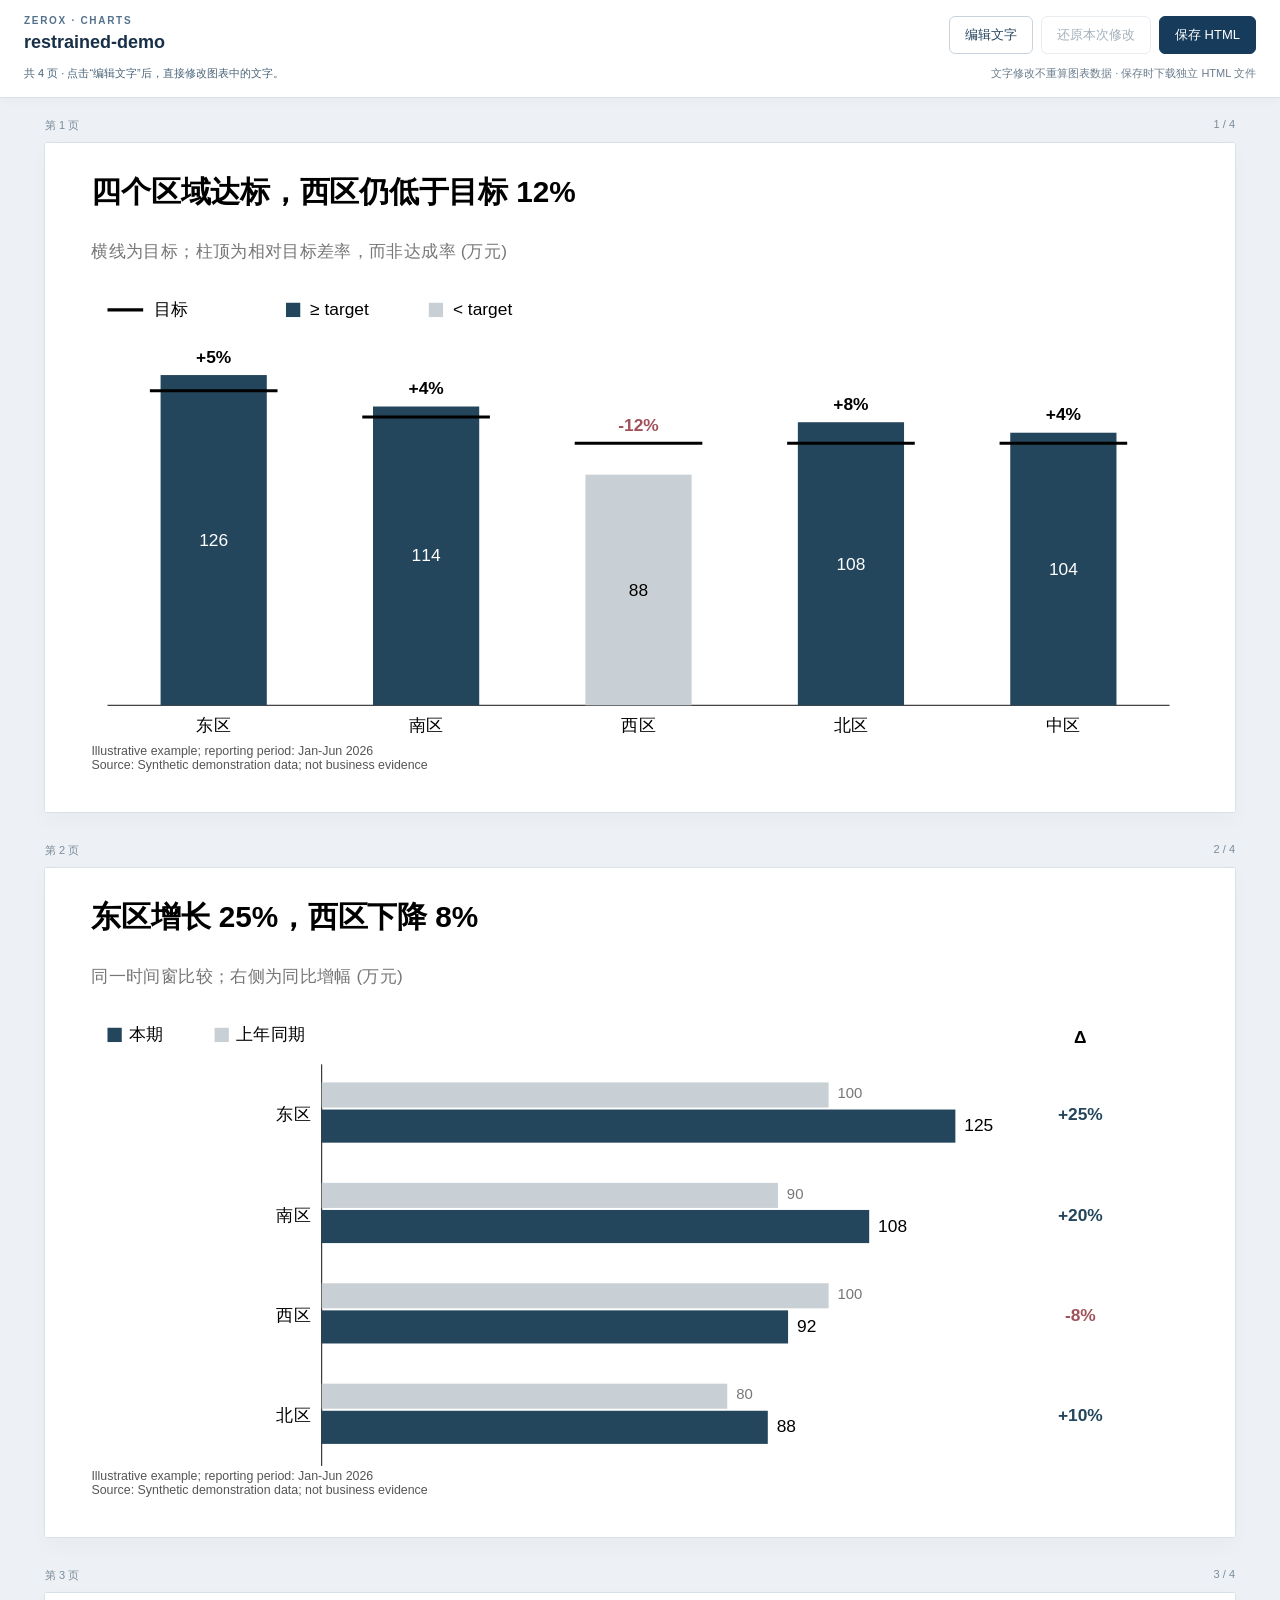
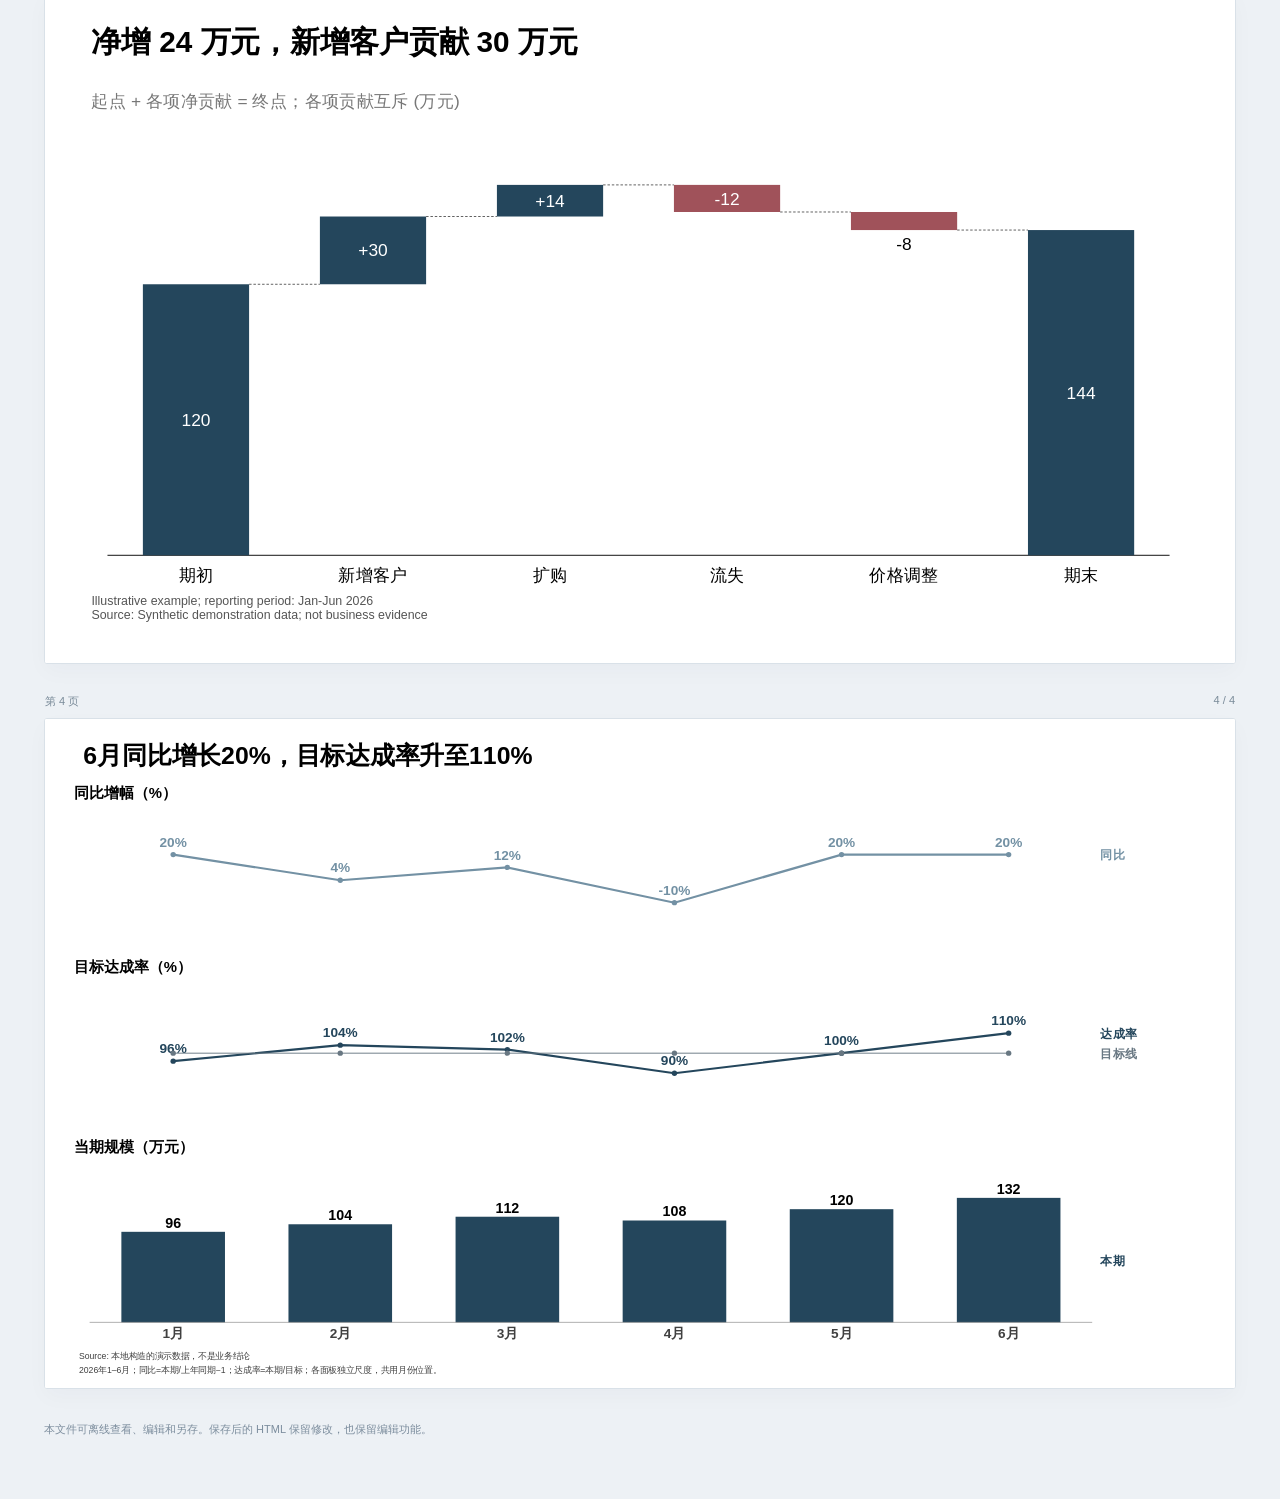
<file: gallery/restrained-demo.html>
<!doctype html>
<html lang="zh-CN">
<head>
<meta charset="utf-8">
<meta name="viewport" content="width=device-width, initial-scale=1">
<meta name="color-scheme" content="light">
<meta http-equiv="Content-Security-Policy" content="default-src 'none'; script-src 'unsafe-inline'; style-src 'unsafe-inline'; img-src data: blob:; font-src data:; base-uri 'none'; form-action 'none'">
<title>restrained-demo</title>
<style>
:root { color-scheme: light; font-family: Arial, "PingFang SC", "Microsoft YaHei", sans-serif; color: #183047; background: #edf1f5; }
* { box-sizing: border-box; }
body { margin: 0; }
button { font: inherit; }
.tc-toolbar { position: sticky; top: 0; z-index: 20; padding: 15px max(20px, calc((100vw - 1232px) / 2)); background: #ffffff; border-bottom: 1px solid #d8e1e9; box-shadow: 0 2px 10px #10263e08; }
.tc-toolbar-main { display: flex; align-items: center; gap: 20px; justify-content: space-between; }
.tc-brand { min-width: 0; }
.tc-kicker { margin: 0 0 4px; font-size: 10px; font-weight: 700; letter-spacing: .17em; color: #53718b; }
h1 { margin: 0; font-size: 18px; line-height: 1.4; font-weight: 600; overflow-wrap: anywhere; }
.tc-actions { display: flex; align-items: center; gap: 8px; flex-shrink: 0; }
.tc-button { min-height: 38px; padding: 9px 15px; border: 1px solid #c8d3de; border-radius: 6px; background: #fff; color: #24445f; cursor: pointer; font-size: 13px; line-height: 1.3; white-space: nowrap; }
.tc-button:hover { background: #f0f5fa; border-color: #7d99af; }
.tc-button:focus-visible { outline: 3px solid #72a9db; outline-offset: 2px; }
.tc-button:disabled { opacity: .42; cursor: default; }
.tc-button-primary { background: #173c5b; border-color: #173c5b; color: white; }
.tc-button-primary:hover { background: #245276; color: white; }
.tc-toolbar-meta { display: flex; justify-content: space-between; align-items: center; flex-wrap: wrap; gap: 6px 20px; margin-top: 10px; font-size: 11px; line-height: 1.5; color: #6a7d8e; }
#tc-status { color: #49647a; }
#tc-status[data-tone="warning"] { color: #a44a20; }
.tc-edit-tools { display: none; align-items: center; gap: 7px; border-top: 1px solid #e4eaf0; margin-top: 12px; padding-top: 10px; font-size: 12px; }
.tc-is-editing .tc-edit-tools { display: flex; flex-wrap: wrap; }
.tc-edit-tools .tc-button { min-height: 30px; padding: 5px 10px; font-size: 12px; }
.tc-edit-tools-label { margin-right: 4px; color: #6a7d8e; }
.tc-document { max-width: 1232px; margin: 0 auto; padding: 20px 20px 60px; }
.tc-slide { margin: 0 0 30px; break-inside: avoid; }
.tc-page-label { display: flex; justify-content: space-between; padding: 0 1px 9px; color: #7a8b99; font-size: 11px; }
.tc-slide-scroll { overflow-x: auto; background: #fff; border: 1px solid #d9e1e8; border-radius: 3px; box-shadow: 0 8px 22px #10263e07; }
.tc-slide-canvas { background: #fff; }
.tc-slide-canvas > svg { display: block; width: 100%; height: auto; }
.tc-is-editing .tc-slide-canvas { min-width: 960px; }
.tc-editable { outline: none; cursor: text; }
.tc-is-editing .tc-editable { outline: 1px dashed #447ba733; outline-offset: 1px; }
.tc-is-editing .tc-editable:hover { outline-color: #447ba7a0; }
.tc-is-editing .tc-editable:focus { outline: 1.5px solid #337bb6; background-color: #e8f3ff80; }
.tc-is-editing .tc-editable.tc-overflow { outline-color: #c56337; }
.tc-is-editing .tc-editable::selection, .tc-is-editing .tc-editable *::selection { background: #87b7e799; }
.tc-editable p { margin: 0; }
.tc-footer { padding: 2px 0 0; font-size: 11px; color: #7d8e9e; line-height: 1.6; }
noscript { display: block; padding: 12px 20px; background: #fff4da; color: #765622; }
@media (max-width: 700px) {
  .tc-toolbar { padding: 12px; }
  .tc-toolbar-main { align-items: flex-start; flex-direction: column; gap: 12px; }
  h1 { font-size: 16px; }
  .tc-actions { flex-wrap: wrap; gap: 6px; }
  .tc-button { padding: 8px 12px; }
  .tc-document { padding: 16px 10px 35px; }
  .tc-toolbar-meta { font-size: 10px; }
  .tc-slide { margin-bottom: 22px; }
}
@media print {
  @page { size: landscape; margin: 0; }
  :root, body { background: white; }
  .tc-toolbar, .tc-page-label, .tc-footer, noscript { display: none !important; }
  .tc-document { max-width: none; margin: 0; padding: 0; }
  .tc-slide { margin: 0; break-after: page; }
  .tc-slide:last-of-type { break-after: auto; }
  .tc-slide-scroll { overflow: visible; border: 0; border-radius: 0; box-shadow: none; }
  .tc-is-editing .tc-slide-canvas { min-width: 0; }
  .tc-editable { outline: none !important; background-color: transparent !important; }
}
</style>
</head>
<body data-filename="restrained-demo.html">
<header class="tc-toolbar">
  <div class="tc-toolbar-main">
    <div class="tc-brand"><p class="tc-kicker">ZEROX · CHARTS</p><h1>restrained-demo</h1></div>
    <div class="tc-actions">
      <button type="button" id="tc-edit" class="tc-button" aria-pressed="false">编辑文字</button>
      <button type="button" id="tc-reset" class="tc-button" disabled>还原本次修改</button>
      <button type="button" id="tc-save" class="tc-button tc-button-primary">保存 HTML</button>
    </div>
  </div>
  <div class="tc-toolbar-meta">
    <span id="tc-status" role="status" aria-live="polite">共 4 页 · 点击“编辑文字”后，直接修改图表中的文字。</span>
    <span>文字修改不重算图表数据 · 保存时下载独立 HTML 文件</span>
  </div>
  <div class="tc-edit-tools" aria-label="文字调整">
    <span class="tc-edit-tools-label">选中文字框</span>
    <button type="button" id="tc-smaller" class="tc-button" disabled aria-label="缩小选中文字框字号">字号 −</button>
    <button type="button" id="tc-larger" class="tc-button" disabled aria-label="放大选中文字框字号">字号 ＋</button>
    <button type="button" id="tc-fit" class="tc-button" disabled>适配文字框</button>
    <span class="tc-edit-tools-label">小屏幕可横向滚动；按 Esc 完成编辑。</span>
  </div>
</header>
<noscript>图表可以直接查看。启用 JavaScript 后，可编辑文字并保存新的 HTML 文件。</noscript>
<main class="tc-document">
<section class="tc-slide" aria-label="第 1 页"><div class="tc-page-label"><span>第 1 页</span><span>1 / 4</span></div><div class="tc-slide-scroll"><div class="tc-slide-canvas"><svg xmlns="http://www.w3.org/2000/svg" viewBox="0 0 959.975984 540" width="100%" role="img" aria-label="Chart 1" style="display:block;height:auto;overflow:visible"><rect width="959.975984" height="540" fill="#FFFFFF"/><g data-shape-id="s0-shape2" transform="translate(36 25.2)"><g fill="none" stroke="none" stroke-width="0.75"><rect width="885.6" height="57.6"/></g><foreignObject width="885.6" height="57.6" overflow="visible"><div xmlns="http://www.w3.org/1999/xhtml" class="tc-editable" data-edit-id="s0-shape2" contenteditable="false" tabindex="-1" spellcheck="false" style="font-family:&quot;Arial&quot;, sans-serif;font-size:24px;font-weight:700;font-style:normal;color:#000000;text-decoration:none;width:100%;height:100%;display:flex;box-sizing:border-box;text-align:left;line-height:1.15;flex-direction:column;justify-content:flex-start;white-space:pre-wrap;overflow-wrap:break-word;overflow:visible;padding:0px 1.44px 0px 1.44px"><p style="font-family:&quot;Arial&quot;, sans-serif;font-size:24px;font-weight:700;font-style:normal;color:#000000;text-decoration:none;margin:0;padding:0;text-align:left;line-height:1.15;flex:0 0 auto;min-height:1.15em"><span style="font-family:&quot;Arial&quot;, sans-serif;font-size:24px;font-weight:700;font-style:normal;color:#000000;text-decoration:none">四个区域达标，西区仍低于目标 12%</span></p></div></foreignObject></g><g data-shape-id="s0-shape3" transform="translate(36 73.799921)"><g fill="none" stroke="none" stroke-width="0.75"><rect width="885.6" height="25.2"/></g><foreignObject width="885.6" height="25.2" overflow="visible"><div xmlns="http://www.w3.org/1999/xhtml" class="tc-editable" data-edit-id="s0-shape3" contenteditable="false" tabindex="-1" spellcheck="false" style="font-family:&quot;Arial&quot;, sans-serif;font-size:14px;font-weight:400;font-style:normal;color:#777777;text-decoration:none;width:100%;height:100%;display:flex;box-sizing:border-box;text-align:left;line-height:1.15;flex-direction:column;justify-content:center;white-space:pre;overflow-wrap:normal;overflow:visible;padding:0px 1.44px 0px 1.44px"><p style="font-family:&quot;Arial&quot;, sans-serif;font-size:14px;font-weight:400;font-style:normal;color:#777777;text-decoration:none;margin:0;padding:0;text-align:left;line-height:1.15;flex:0 0 auto;min-height:1.15em"><span style="font-family:&quot;Arial&quot;, sans-serif;font-size:14px;font-weight:400;font-style:normal;color:#777777;text-decoration:none">横线为目标；柱顶为相对目标差率，而非达成率 (万元)</span></p></div></foreignObject></g><g data-shape-id="s0-shape4" transform="translate(36 478.799921)"><g fill="none" stroke="none" stroke-width="0.75"><rect width="885.6" height="28.8"/></g><foreignObject width="885.6" height="28.8" overflow="visible"><div xmlns="http://www.w3.org/1999/xhtml" class="tc-editable" data-edit-id="s0-shape4" contenteditable="false" tabindex="-1" spellcheck="false" style="font-family:&quot;Arial&quot;, sans-serif;font-size:10px;font-weight:400;font-style:normal;color:#555555;text-decoration:none;width:100%;height:100%;display:flex;box-sizing:border-box;text-align:left;line-height:1.15;flex-direction:column;justify-content:flex-end;white-space:pre-wrap;overflow-wrap:break-word;overflow:visible;padding:0px 1.44px 0px 1.44px"><p style="font-family:&quot;Arial&quot;, sans-serif;font-size:10px;font-weight:400;font-style:normal;color:#555555;text-decoration:none;margin:0;padding:0;text-align:left;line-height:1.15;flex:0 0 auto;min-height:1.15em"><span style="font-family:&quot;Arial&quot;, sans-serif;font-size:10px;font-weight:400;font-style:normal;color:#555555;text-decoration:none">Illustrative example; reporting period: Jan-Jun 2026</span></p><p style="font-family:&quot;Arial&quot;, sans-serif;font-size:10px;font-weight:400;font-style:normal;color:#555555;text-decoration:none;margin:0;padding:0;text-align:left;line-height:1.15;flex:0 0 auto;min-height:1.15em"><span style="font-family:&quot;Arial&quot;, sans-serif;font-size:10px;font-weight:400;font-style:normal;color:#555555;text-decoration:none">Source: Synthetic demonstration data; not business evidence</span></p></div></foreignObject></g><g data-shape-id="s0-shape5" transform="translate(50.4 453.6)"><g fill="none" stroke="#000000" stroke-width="0.75" stroke-linecap="butt"><line x1="0" y1="0" x2="856.8" y2="0"/></g></g><g data-shape-id="s0-shape6" transform="translate(93.24 187.2)"><g fill="#24465C" stroke="none" stroke-width="0.75" stroke-linecap="butt"><rect width="85.68" height="266.399921"/></g><foreignObject width="85.68" height="266.399921" overflow="visible"><div xmlns="http://www.w3.org/1999/xhtml" class="tc-editable" data-edit-id="s0-shape6" contenteditable="false" tabindex="-1" spellcheck="false" style="font-family:&quot;Arial&quot;, sans-serif;font-size:14px;font-weight:400;font-style:normal;color:#FFFFFF;text-decoration:none;width:100%;height:100%;display:flex;box-sizing:border-box;text-align:center;line-height:1.15;flex-direction:column;justify-content:center;white-space:pre;overflow-wrap:normal;overflow:visible;padding:0px 1.44px 0px 1.44px"><p style="font-family:&quot;Arial&quot;, sans-serif;font-size:14px;font-weight:400;font-style:normal;color:#FFFFFF;text-decoration:none;margin:0;padding:0;text-align:center;line-height:1.15;flex:0 0 auto;min-height:1.15em"><span style="font-family:&quot;Arial&quot;, sans-serif;font-size:14px;font-weight:400;font-style:normal;color:#FFFFFF;text-decoration:none">126</span></p></div></foreignObject></g><g data-shape-id="s0-shape7" transform="translate(84.599921 199.885669)"><g fill="none" stroke="#000000" stroke-width="2.5" stroke-linecap="butt"><line x1="0" y1="0" x2="102.960079" y2="0"/></g></g><g data-shape-id="s0-shape8" transform="translate(50.4 162.299921)"><g fill="none" stroke="none" stroke-width="0.75"><rect width="171.36" height="21"/></g><foreignObject width="171.36" height="21" overflow="visible"><div xmlns="http://www.w3.org/1999/xhtml" class="tc-editable" data-edit-id="s0-shape8" contenteditable="false" tabindex="-1" spellcheck="false" style="font-family:&quot;Arial&quot;, sans-serif;font-size:14px;font-weight:700;font-style:normal;color:#000000;text-decoration:none;width:100%;height:100%;display:flex;box-sizing:border-box;text-align:center;line-height:1.15;flex-direction:column;justify-content:center;white-space:pre;overflow-wrap:normal;overflow:visible;padding:0px 1.44px 0px 1.44px"><p style="font-family:&quot;Arial&quot;, sans-serif;font-size:14px;font-weight:700;font-style:normal;color:#000000;text-decoration:none;margin:0;padding:0;text-align:center;line-height:1.15;flex:0 0 auto;min-height:1.15em"><span style="font-family:&quot;Arial&quot;, sans-serif;font-size:14px;font-weight:700;font-style:normal;color:#000000;text-decoration:none">+5%</span></p></div></foreignObject></g><g data-shape-id="s0-shape9" transform="translate(50.4 458.94)"><g fill="none" stroke="none" stroke-width="0.75"><rect width="171.36" height="21"/></g><foreignObject width="171.36" height="21" overflow="visible"><div xmlns="http://www.w3.org/1999/xhtml" class="tc-editable" data-edit-id="s0-shape9" contenteditable="false" tabindex="-1" spellcheck="false" style="font-family:&quot;Arial&quot;, sans-serif;font-size:14px;font-weight:400;font-style:normal;color:#000000;text-decoration:none;width:100%;height:100%;display:flex;box-sizing:border-box;text-align:center;line-height:1.15;flex-direction:column;justify-content:center;white-space:pre;overflow-wrap:normal;overflow:visible;padding:0px 1.44px 0px 1.44px"><p style="font-family:&quot;Arial&quot;, sans-serif;font-size:14px;font-weight:400;font-style:normal;color:#000000;text-decoration:none;margin:0;padding:0;text-align:center;line-height:1.15;flex:0 0 auto;min-height:1.15em"><span style="font-family:&quot;Arial&quot;, sans-serif;font-size:14px;font-weight:400;font-style:normal;color:#000000;text-decoration:none">东区</span></p></div></foreignObject></g><g data-shape-id="s0-shape10" transform="translate(264.6 212.571417)"><g fill="#24465C" stroke="none" stroke-width="0.75" stroke-linecap="butt"><rect width="85.68" height="241.028504"/></g><foreignObject width="85.68" height="241.028504" overflow="visible"><div xmlns="http://www.w3.org/1999/xhtml" class="tc-editable" data-edit-id="s0-shape10" contenteditable="false" tabindex="-1" spellcheck="false" style="font-family:&quot;Arial&quot;, sans-serif;font-size:14px;font-weight:400;font-style:normal;color:#FFFFFF;text-decoration:none;width:100%;height:100%;display:flex;box-sizing:border-box;text-align:center;line-height:1.15;flex-direction:column;justify-content:center;white-space:pre;overflow-wrap:normal;overflow:visible;padding:0px 1.44px 0px 1.44px"><p style="font-family:&quot;Arial&quot;, sans-serif;font-size:14px;font-weight:400;font-style:normal;color:#FFFFFF;text-decoration:none;margin:0;padding:0;text-align:center;line-height:1.15;flex:0 0 auto;min-height:1.15em"><span style="font-family:&quot;Arial&quot;, sans-serif;font-size:14px;font-weight:400;font-style:normal;color:#FFFFFF;text-decoration:none">114</span></p></div></foreignObject></g><g data-shape-id="s0-shape11" transform="translate(255.959921 221.028504)"><g fill="none" stroke="#000000" stroke-width="2.5" stroke-linecap="butt"><line x1="0" y1="0" x2="102.96" y2="0"/></g></g><g data-shape-id="s0-shape12" transform="translate(221.759921 187.671417)"><g fill="none" stroke="none" stroke-width="0.75"><rect width="171.36" height="21"/></g><foreignObject width="171.36" height="21" overflow="visible"><div xmlns="http://www.w3.org/1999/xhtml" class="tc-editable" data-edit-id="s0-shape12" contenteditable="false" tabindex="-1" spellcheck="false" style="font-family:&quot;Arial&quot;, sans-serif;font-size:14px;font-weight:700;font-style:normal;color:#000000;text-decoration:none;width:100%;height:100%;display:flex;box-sizing:border-box;text-align:center;line-height:1.15;flex-direction:column;justify-content:center;white-space:pre;overflow-wrap:normal;overflow:visible;padding:0px 1.44px 0px 1.44px"><p style="font-family:&quot;Arial&quot;, sans-serif;font-size:14px;font-weight:700;font-style:normal;color:#000000;text-decoration:none;margin:0;padding:0;text-align:center;line-height:1.15;flex:0 0 auto;min-height:1.15em"><span style="font-family:&quot;Arial&quot;, sans-serif;font-size:14px;font-weight:700;font-style:normal;color:#000000;text-decoration:none">+4%</span></p></div></foreignObject></g><g data-shape-id="s0-shape13" transform="translate(221.759921 458.94)"><g fill="none" stroke="none" stroke-width="0.75"><rect width="171.36" height="21"/></g><foreignObject width="171.36" height="21" overflow="visible"><div xmlns="http://www.w3.org/1999/xhtml" class="tc-editable" data-edit-id="s0-shape13" contenteditable="false" tabindex="-1" spellcheck="false" style="font-family:&quot;Arial&quot;, sans-serif;font-size:14px;font-weight:400;font-style:normal;color:#000000;text-decoration:none;width:100%;height:100%;display:flex;box-sizing:border-box;text-align:center;line-height:1.15;flex-direction:column;justify-content:center;white-space:pre;overflow-wrap:normal;overflow:visible;padding:0px 1.44px 0px 1.44px"><p style="font-family:&quot;Arial&quot;, sans-serif;font-size:14px;font-weight:400;font-style:normal;color:#000000;text-decoration:none;margin:0;padding:0;text-align:center;line-height:1.15;flex:0 0 auto;min-height:1.15em"><span style="font-family:&quot;Arial&quot;, sans-serif;font-size:14px;font-weight:400;font-style:normal;color:#000000;text-decoration:none">南区</span></p></div></foreignObject></g><g data-shape-id="s0-shape14" transform="translate(435.96 267.542835)"><g fill="#C9D0D5" stroke="none" stroke-width="0.75" stroke-linecap="butt"><rect width="85.68" height="186.057087"/></g><foreignObject width="85.68" height="186.057087" overflow="visible"><div xmlns="http://www.w3.org/1999/xhtml" class="tc-editable" data-edit-id="s0-shape14" contenteditable="false" tabindex="-1" spellcheck="false" style="font-family:&quot;Arial&quot;, sans-serif;font-size:14px;font-weight:400;font-style:normal;color:#000000;text-decoration:none;width:100%;height:100%;display:flex;box-sizing:border-box;text-align:center;line-height:1.15;flex-direction:column;justify-content:center;white-space:pre;overflow-wrap:normal;overflow:visible;padding:0px 1.44px 0px 1.44px"><p style="font-family:&quot;Arial&quot;, sans-serif;font-size:14px;font-weight:400;font-style:normal;color:#000000;text-decoration:none;margin:0;padding:0;text-align:center;line-height:1.15;flex:0 0 auto;min-height:1.15em"><span style="font-family:&quot;Arial&quot;, sans-serif;font-size:14px;font-weight:400;font-style:normal;color:#000000;text-decoration:none">88</span></p></div></foreignObject></g><g data-shape-id="s0-shape15" transform="translate(427.32 242.171417)"><g fill="none" stroke="#000000" stroke-width="2.5" stroke-linecap="butt"><line x1="0" y1="0" x2="102.959921" y2="0"/></g></g><g data-shape-id="s0-shape16" transform="translate(393.119921 217.271417)"><g fill="none" stroke="none" stroke-width="0.75"><rect width="171.36" height="21"/></g><foreignObject width="171.36" height="21" overflow="visible"><div xmlns="http://www.w3.org/1999/xhtml" class="tc-editable" data-edit-id="s0-shape16" contenteditable="false" tabindex="-1" spellcheck="false" style="font-family:&quot;Arial&quot;, sans-serif;font-size:14px;font-weight:700;font-style:normal;color:#A0525A;text-decoration:none;width:100%;height:100%;display:flex;box-sizing:border-box;text-align:center;line-height:1.15;flex-direction:column;justify-content:center;white-space:pre;overflow-wrap:normal;overflow:visible;padding:0px 1.44px 0px 1.44px"><p style="font-family:&quot;Arial&quot;, sans-serif;font-size:14px;font-weight:700;font-style:normal;color:#A0525A;text-decoration:none;margin:0;padding:0;text-align:center;line-height:1.15;flex:0 0 auto;min-height:1.15em"><span style="font-family:&quot;Arial&quot;, sans-serif;font-size:14px;font-weight:700;font-style:normal;color:#A0525A;text-decoration:none">-12%</span></p></div></foreignObject></g><g data-shape-id="s0-shape17" transform="translate(393.119921 458.94)"><g fill="none" stroke="none" stroke-width="0.75"><rect width="171.36" height="21"/></g><foreignObject width="171.36" height="21" overflow="visible"><div xmlns="http://www.w3.org/1999/xhtml" class="tc-editable" data-edit-id="s0-shape17" contenteditable="false" tabindex="-1" spellcheck="false" style="font-family:&quot;Arial&quot;, sans-serif;font-size:14px;font-weight:400;font-style:normal;color:#000000;text-decoration:none;width:100%;height:100%;display:flex;box-sizing:border-box;text-align:center;line-height:1.15;flex-direction:column;justify-content:center;white-space:pre;overflow-wrap:normal;overflow:visible;padding:0px 1.44px 0px 1.44px"><p style="font-family:&quot;Arial&quot;, sans-serif;font-size:14px;font-weight:400;font-style:normal;color:#000000;text-decoration:none;margin:0;padding:0;text-align:center;line-height:1.15;flex:0 0 auto;min-height:1.15em"><span style="font-family:&quot;Arial&quot;, sans-serif;font-size:14px;font-weight:400;font-style:normal;color:#000000;text-decoration:none">西区</span></p></div></foreignObject></g><g data-shape-id="s0-shape18" transform="translate(607.319921 225.257087)"><g fill="#24465C" stroke="none" stroke-width="0.75" stroke-linecap="butt"><rect width="85.68" height="228.342835"/></g><foreignObject width="85.68" height="228.342835" overflow="visible"><div xmlns="http://www.w3.org/1999/xhtml" class="tc-editable" data-edit-id="s0-shape18" contenteditable="false" tabindex="-1" spellcheck="false" style="font-family:&quot;Arial&quot;, sans-serif;font-size:14px;font-weight:400;font-style:normal;color:#FFFFFF;text-decoration:none;width:100%;height:100%;display:flex;box-sizing:border-box;text-align:center;line-height:1.15;flex-direction:column;justify-content:center;white-space:pre;overflow-wrap:normal;overflow:visible;padding:0px 1.44px 0px 1.44px"><p style="font-family:&quot;Arial&quot;, sans-serif;font-size:14px;font-weight:400;font-style:normal;color:#FFFFFF;text-decoration:none;margin:0;padding:0;text-align:center;line-height:1.15;flex:0 0 auto;min-height:1.15em"><span style="font-family:&quot;Arial&quot;, sans-serif;font-size:14px;font-weight:400;font-style:normal;color:#FFFFFF;text-decoration:none">108</span></p></div></foreignObject></g><g data-shape-id="s0-shape19" transform="translate(598.68 242.171417)"><g fill="none" stroke="#000000" stroke-width="2.5" stroke-linecap="butt"><line x1="0" y1="0" x2="102.96" y2="0"/></g></g><g data-shape-id="s0-shape20" transform="translate(564.48 200.357087)"><g fill="none" stroke="none" stroke-width="0.75"><rect width="171.36" height="21"/></g><foreignObject width="171.36" height="21" overflow="visible"><div xmlns="http://www.w3.org/1999/xhtml" class="tc-editable" data-edit-id="s0-shape20" contenteditable="false" tabindex="-1" spellcheck="false" style="font-family:&quot;Arial&quot;, sans-serif;font-size:14px;font-weight:700;font-style:normal;color:#000000;text-decoration:none;width:100%;height:100%;display:flex;box-sizing:border-box;text-align:center;line-height:1.15;flex-direction:column;justify-content:center;white-space:pre;overflow-wrap:normal;overflow:visible;padding:0px 1.44px 0px 1.44px"><p style="font-family:&quot;Arial&quot;, sans-serif;font-size:14px;font-weight:700;font-style:normal;color:#000000;text-decoration:none;margin:0;padding:0;text-align:center;line-height:1.15;flex:0 0 auto;min-height:1.15em"><span style="font-family:&quot;Arial&quot;, sans-serif;font-size:14px;font-weight:700;font-style:normal;color:#000000;text-decoration:none">+8%</span></p></div></foreignObject></g><g data-shape-id="s0-shape21" transform="translate(564.48 458.94)"><g fill="none" stroke="none" stroke-width="0.75"><rect width="171.36" height="21"/></g><foreignObject width="171.36" height="21" overflow="visible"><div xmlns="http://www.w3.org/1999/xhtml" class="tc-editable" data-edit-id="s0-shape21" contenteditable="false" tabindex="-1" spellcheck="false" style="font-family:&quot;Arial&quot;, sans-serif;font-size:14px;font-weight:400;font-style:normal;color:#000000;text-decoration:none;width:100%;height:100%;display:flex;box-sizing:border-box;text-align:center;line-height:1.15;flex-direction:column;justify-content:center;white-space:pre;overflow-wrap:normal;overflow:visible;padding:0px 1.44px 0px 1.44px"><p style="font-family:&quot;Arial&quot;, sans-serif;font-size:14px;font-weight:400;font-style:normal;color:#000000;text-decoration:none;margin:0;padding:0;text-align:center;line-height:1.15;flex:0 0 auto;min-height:1.15em"><span style="font-family:&quot;Arial&quot;, sans-serif;font-size:14px;font-weight:400;font-style:normal;color:#000000;text-decoration:none">北区</span></p></div></foreignObject></g><g data-shape-id="s0-shape22" transform="translate(778.679921 233.714252)"><g fill="#24465C" stroke="none" stroke-width="0.75" stroke-linecap="butt"><rect width="85.68" height="219.885669"/></g><foreignObject width="85.68" height="219.885669" overflow="visible"><div xmlns="http://www.w3.org/1999/xhtml" class="tc-editable" data-edit-id="s0-shape22" contenteditable="false" tabindex="-1" spellcheck="false" style="font-family:&quot;Arial&quot;, sans-serif;font-size:14px;font-weight:400;font-style:normal;color:#FFFFFF;text-decoration:none;width:100%;height:100%;display:flex;box-sizing:border-box;text-align:center;line-height:1.15;flex-direction:column;justify-content:center;white-space:pre;overflow-wrap:normal;overflow:visible;padding:0px 1.44px 0px 1.44px"><p style="font-family:&quot;Arial&quot;, sans-serif;font-size:14px;font-weight:400;font-style:normal;color:#FFFFFF;text-decoration:none;margin:0;padding:0;text-align:center;line-height:1.15;flex:0 0 auto;min-height:1.15em"><span style="font-family:&quot;Arial&quot;, sans-serif;font-size:14px;font-weight:400;font-style:normal;color:#FFFFFF;text-decoration:none">104</span></p></div></foreignObject></g><g data-shape-id="s0-shape23" transform="translate(770.039921 242.171417)"><g fill="none" stroke="#000000" stroke-width="2.5" stroke-linecap="butt"><line x1="0" y1="0" x2="102.96" y2="0"/></g></g><g data-shape-id="s0-shape24" transform="translate(735.839921 208.814252)"><g fill="none" stroke="none" stroke-width="0.75"><rect width="171.36" height="21"/></g><foreignObject width="171.36" height="21" overflow="visible"><div xmlns="http://www.w3.org/1999/xhtml" class="tc-editable" data-edit-id="s0-shape24" contenteditable="false" tabindex="-1" spellcheck="false" style="font-family:&quot;Arial&quot;, sans-serif;font-size:14px;font-weight:700;font-style:normal;color:#000000;text-decoration:none;width:100%;height:100%;display:flex;box-sizing:border-box;text-align:center;line-height:1.15;flex-direction:column;justify-content:center;white-space:pre;overflow-wrap:normal;overflow:visible;padding:0px 1.44px 0px 1.44px"><p style="font-family:&quot;Arial&quot;, sans-serif;font-size:14px;font-weight:700;font-style:normal;color:#000000;text-decoration:none;margin:0;padding:0;text-align:center;line-height:1.15;flex:0 0 auto;min-height:1.15em"><span style="font-family:&quot;Arial&quot;, sans-serif;font-size:14px;font-weight:700;font-style:normal;color:#000000;text-decoration:none">+4%</span></p></div></foreignObject></g><g data-shape-id="s0-shape25" transform="translate(735.839921 458.94)"><g fill="none" stroke="none" stroke-width="0.75"><rect width="171.36" height="21"/></g><foreignObject width="171.36" height="21" overflow="visible"><div xmlns="http://www.w3.org/1999/xhtml" class="tc-editable" data-edit-id="s0-shape25" contenteditable="false" tabindex="-1" spellcheck="false" style="font-family:&quot;Arial&quot;, sans-serif;font-size:14px;font-weight:400;font-style:normal;color:#000000;text-decoration:none;width:100%;height:100%;display:flex;box-sizing:border-box;text-align:center;line-height:1.15;flex-direction:column;justify-content:center;white-space:pre;overflow-wrap:normal;overflow:visible;padding:0px 1.44px 0px 1.44px"><p style="font-family:&quot;Arial&quot;, sans-serif;font-size:14px;font-weight:400;font-style:normal;color:#000000;text-decoration:none;margin:0;padding:0;text-align:center;line-height:1.15;flex:0 0 auto;min-height:1.15em"><span style="font-family:&quot;Arial&quot;, sans-serif;font-size:14px;font-weight:400;font-style:normal;color:#000000;text-decoration:none">中区</span></p></div></foreignObject></g><g data-shape-id="s0-shape26" transform="translate(50.4 134.64)"><g fill="none" stroke="#000000" stroke-width="2.5" stroke-linecap="butt"><line x1="0" y1="0" x2="28.8" y2="0"/></g></g><g data-shape-id="s0-shape27" transform="translate(86.4 124.14)"><g fill="none" stroke="none" stroke-width="0.75"><rect width="108" height="21"/></g><foreignObject width="108" height="21" overflow="visible"><div xmlns="http://www.w3.org/1999/xhtml" class="tc-editable" data-edit-id="s0-shape27" contenteditable="false" tabindex="-1" spellcheck="false" style="font-family:&quot;Arial&quot;, sans-serif;font-size:14px;font-weight:400;font-style:normal;color:#000000;text-decoration:none;width:100%;height:100%;display:flex;box-sizing:border-box;text-align:left;line-height:1.15;flex-direction:column;justify-content:center;white-space:pre;overflow-wrap:normal;overflow:visible;padding:0px 1.44px 0px 1.44px"><p style="font-family:&quot;Arial&quot;, sans-serif;font-size:14px;font-weight:400;font-style:normal;color:#000000;text-decoration:none;margin:0;padding:0;text-align:left;line-height:1.15;flex:0 0 auto;min-height:1.15em"><span style="font-family:&quot;Arial&quot;, sans-serif;font-size:14px;font-weight:400;font-style:normal;color:#000000;text-decoration:none">目标</span></p></div></foreignObject></g><g data-shape-id="s0-shape28" transform="translate(194.4 128.88)"><g fill="#24465C" stroke="none" stroke-width="0.75" stroke-linecap="butt"><rect width="11.52" height="11.52"/></g></g><g data-shape-id="s0-shape29" transform="translate(212.4 124.14)"><g fill="none" stroke="none" stroke-width="0.75"><rect width="93.6" height="21"/></g><foreignObject width="93.6" height="21" overflow="visible"><div xmlns="http://www.w3.org/1999/xhtml" class="tc-editable" data-edit-id="s0-shape29" contenteditable="false" tabindex="-1" spellcheck="false" style="font-family:&quot;Arial&quot;, sans-serif;font-size:14px;font-weight:400;font-style:normal;color:#000000;text-decoration:none;width:100%;height:100%;display:flex;box-sizing:border-box;text-align:left;line-height:1.15;flex-direction:column;justify-content:center;white-space:pre;overflow-wrap:normal;overflow:visible;padding:0px 1.44px 0px 1.44px"><p style="font-family:&quot;Arial&quot;, sans-serif;font-size:14px;font-weight:400;font-style:normal;color:#000000;text-decoration:none;margin:0;padding:0;text-align:left;line-height:1.15;flex:0 0 auto;min-height:1.15em"><span style="font-family:&quot;Arial&quot;, sans-serif;font-size:14px;font-weight:400;font-style:normal;color:#000000;text-decoration:none">≥ target</span></p></div></foreignObject></g><g data-shape-id="s0-shape30" transform="translate(309.6 128.88)"><g fill="#C9D0D5" stroke="none" stroke-width="0.75" stroke-linecap="butt"><rect width="11.52" height="11.52"/></g></g><g data-shape-id="s0-shape31" transform="translate(327.6 124.14)"><g fill="none" stroke="none" stroke-width="0.75"><rect width="93.6" height="21"/></g><foreignObject width="93.6" height="21" overflow="visible"><div xmlns="http://www.w3.org/1999/xhtml" class="tc-editable" data-edit-id="s0-shape31" contenteditable="false" tabindex="-1" spellcheck="false" style="font-family:&quot;Arial&quot;, sans-serif;font-size:14px;font-weight:400;font-style:normal;color:#000000;text-decoration:none;width:100%;height:100%;display:flex;box-sizing:border-box;text-align:left;line-height:1.15;flex-direction:column;justify-content:center;white-space:pre;overflow-wrap:normal;overflow:visible;padding:0px 1.44px 0px 1.44px"><p style="font-family:&quot;Arial&quot;, sans-serif;font-size:14px;font-weight:400;font-style:normal;color:#000000;text-decoration:none;margin:0;padding:0;text-align:left;line-height:1.15;flex:0 0 auto;min-height:1.15em"><span style="font-family:&quot;Arial&quot;, sans-serif;font-size:14px;font-weight:400;font-style:normal;color:#000000;text-decoration:none">&lt; target</span></p></div></foreignObject></g></svg></div></div></section>
<section class="tc-slide" aria-label="第 2 页"><div class="tc-page-label"><span>第 2 页</span><span>2 / 4</span></div><div class="tc-slide-scroll"><div class="tc-slide-canvas"><svg xmlns="http://www.w3.org/2000/svg" viewBox="0 0 959.975984 540" width="100%" role="img" aria-label="Chart 2" style="display:block;height:auto;overflow:visible"><rect width="959.975984" height="540" fill="#FFFFFF"/><g data-shape-id="s1-shape2" transform="translate(36 25.2)"><g fill="none" stroke="none" stroke-width="0.75"><rect width="885.6" height="57.6"/></g><foreignObject width="885.6" height="57.6" overflow="visible"><div xmlns="http://www.w3.org/1999/xhtml" class="tc-editable" data-edit-id="s1-shape2" contenteditable="false" tabindex="-1" spellcheck="false" style="font-family:&quot;Arial&quot;, sans-serif;font-size:24px;font-weight:700;font-style:normal;color:#000000;text-decoration:none;width:100%;height:100%;display:flex;box-sizing:border-box;text-align:left;line-height:1.15;flex-direction:column;justify-content:flex-start;white-space:pre-wrap;overflow-wrap:break-word;overflow:visible;padding:0px 1.44px 0px 1.44px"><p style="font-family:&quot;Arial&quot;, sans-serif;font-size:24px;font-weight:700;font-style:normal;color:#000000;text-decoration:none;margin:0;padding:0;text-align:left;line-height:1.15;flex:0 0 auto;min-height:1.15em"><span style="font-family:&quot;Arial&quot;, sans-serif;font-size:24px;font-weight:700;font-style:normal;color:#000000;text-decoration:none">东区增长 25%，西区下降 8%</span></p></div></foreignObject></g><g data-shape-id="s1-shape3" transform="translate(36 73.799921)"><g fill="none" stroke="none" stroke-width="0.75"><rect width="885.6" height="25.2"/></g><foreignObject width="885.6" height="25.2" overflow="visible"><div xmlns="http://www.w3.org/1999/xhtml" class="tc-editable" data-edit-id="s1-shape3" contenteditable="false" tabindex="-1" spellcheck="false" style="font-family:&quot;Arial&quot;, sans-serif;font-size:14px;font-weight:400;font-style:normal;color:#777777;text-decoration:none;width:100%;height:100%;display:flex;box-sizing:border-box;text-align:left;line-height:1.15;flex-direction:column;justify-content:center;white-space:pre;overflow-wrap:normal;overflow:visible;padding:0px 1.44px 0px 1.44px"><p style="font-family:&quot;Arial&quot;, sans-serif;font-size:14px;font-weight:400;font-style:normal;color:#777777;text-decoration:none;margin:0;padding:0;text-align:left;line-height:1.15;flex:0 0 auto;min-height:1.15em"><span style="font-family:&quot;Arial&quot;, sans-serif;font-size:14px;font-weight:400;font-style:normal;color:#777777;text-decoration:none">同一时间窗比较；右侧为同比增幅 (万元)</span></p></div></foreignObject></g><g data-shape-id="s1-shape4" transform="translate(36 478.799921)"><g fill="none" stroke="none" stroke-width="0.75"><rect width="885.6" height="28.8"/></g><foreignObject width="885.6" height="28.8" overflow="visible"><div xmlns="http://www.w3.org/1999/xhtml" class="tc-editable" data-edit-id="s1-shape4" contenteditable="false" tabindex="-1" spellcheck="false" style="font-family:&quot;Arial&quot;, sans-serif;font-size:10px;font-weight:400;font-style:normal;color:#555555;text-decoration:none;width:100%;height:100%;display:flex;box-sizing:border-box;text-align:left;line-height:1.15;flex-direction:column;justify-content:flex-end;white-space:pre-wrap;overflow-wrap:break-word;overflow:visible;padding:0px 1.44px 0px 1.44px"><p style="font-family:&quot;Arial&quot;, sans-serif;font-size:10px;font-weight:400;font-style:normal;color:#555555;text-decoration:none;margin:0;padding:0;text-align:left;line-height:1.15;flex:0 0 auto;min-height:1.15em"><span style="font-family:&quot;Arial&quot;, sans-serif;font-size:10px;font-weight:400;font-style:normal;color:#555555;text-decoration:none">Illustrative example; reporting period: Jan-Jun 2026</span></p><p style="font-family:&quot;Arial&quot;, sans-serif;font-size:10px;font-weight:400;font-style:normal;color:#555555;text-decoration:none;margin:0;padding:0;text-align:left;line-height:1.15;flex:0 0 auto;min-height:1.15em"><span style="font-family:&quot;Arial&quot;, sans-serif;font-size:10px;font-weight:400;font-style:normal;color:#555555;text-decoration:none">Source: Synthetic demonstration data; not business evidence</span></p></div></foreignObject></g><g data-shape-id="s1-shape5" transform="translate(223.199921 158.4)"><g fill="none" stroke="#000000" stroke-width="0.75" stroke-linecap="butt"><line x1="0" y1="0" x2="0" y2="324"/></g></g><g data-shape-id="s1-shape6" transform="translate(799.2 126.3)"><g fill="none" stroke="none" stroke-width="0.75"><rect width="72" height="21"/></g><foreignObject width="72" height="21" overflow="visible"><div xmlns="http://www.w3.org/1999/xhtml" class="tc-editable" data-edit-id="s1-shape6" contenteditable="false" tabindex="-1" spellcheck="false" style="font-family:&quot;Arial&quot;, sans-serif;font-size:14px;font-weight:700;font-style:normal;color:#000000;text-decoration:none;width:100%;height:100%;display:flex;box-sizing:border-box;text-align:center;line-height:1.15;flex-direction:column;justify-content:center;white-space:pre;overflow-wrap:normal;overflow:visible;padding:0px 1.44px 0px 1.44px"><p style="font-family:&quot;Arial&quot;, sans-serif;font-size:14px;font-weight:700;font-style:normal;color:#000000;text-decoration:none;margin:0;padding:0;text-align:center;line-height:1.15;flex:0 0 auto;min-height:1.15em"><span style="font-family:&quot;Arial&quot;, sans-serif;font-size:14px;font-weight:700;font-style:normal;color:#000000;text-decoration:none">Δ</span></p></div></foreignObject></g><g data-shape-id="s1-shape7" transform="translate(223.199921 172.98)"><g fill="#C9D0D5" stroke="none" stroke-width="0.75" stroke-linecap="butt"><rect width="408.96" height="20.25"/></g></g><g data-shape-id="s1-shape8" transform="translate(223.199921 194.85)"><g fill="#24465C" stroke="none" stroke-width="0.75" stroke-linecap="butt"><rect width="511.2" height="26.73"/></g></g><g data-shape-id="s1-shape9" transform="translate(637.919921 173.7)"><g fill="none" stroke="none" stroke-width="0.75"><rect width="57.6" height="18"/></g><foreignObject width="57.6" height="18" overflow="visible"><div xmlns="http://www.w3.org/1999/xhtml" class="tc-editable" data-edit-id="s1-shape9" contenteditable="false" tabindex="-1" spellcheck="false" style="font-family:&quot;Arial&quot;, sans-serif;font-size:12px;font-weight:400;font-style:normal;color:#777777;text-decoration:none;width:100%;height:100%;display:flex;box-sizing:border-box;text-align:left;line-height:1.15;flex-direction:column;justify-content:center;white-space:pre;overflow-wrap:normal;overflow:visible;padding:0px 1.44px 0px 1.44px"><p style="font-family:&quot;Arial&quot;, sans-serif;font-size:12px;font-weight:400;font-style:normal;color:#777777;text-decoration:none;margin:0;padding:0;text-align:left;line-height:1.15;flex:0 0 auto;min-height:1.15em"><span style="font-family:&quot;Arial&quot;, sans-serif;font-size:12px;font-weight:400;font-style:normal;color:#777777;text-decoration:none">100</span></p></div></foreignObject></g><g data-shape-id="s1-shape10" transform="translate(740.16 197.31)"><g fill="none" stroke="none" stroke-width="0.75"><rect width="57.6" height="21"/></g><foreignObject width="57.6" height="21" overflow="visible"><div xmlns="http://www.w3.org/1999/xhtml" class="tc-editable" data-edit-id="s1-shape10" contenteditable="false" tabindex="-1" spellcheck="false" style="font-family:&quot;Arial&quot;, sans-serif;font-size:14px;font-weight:400;font-style:normal;color:#000000;text-decoration:none;width:100%;height:100%;display:flex;box-sizing:border-box;text-align:left;line-height:1.15;flex-direction:column;justify-content:center;white-space:pre;overflow-wrap:normal;overflow:visible;padding:0px 1.44px 0px 1.44px"><p style="font-family:&quot;Arial&quot;, sans-serif;font-size:14px;font-weight:400;font-style:normal;color:#000000;text-decoration:none;margin:0;padding:0;text-align:left;line-height:1.15;flex:0 0 auto;min-height:1.15em"><span style="font-family:&quot;Arial&quot;, sans-serif;font-size:14px;font-weight:400;font-style:normal;color:#000000;text-decoration:none">125</span></p></div></foreignObject></g><g data-shape-id="s1-shape11" transform="translate(799.2 188.4)"><g fill="none" stroke="none" stroke-width="0.75"><rect width="72" height="21"/></g><foreignObject width="72" height="21" overflow="visible"><div xmlns="http://www.w3.org/1999/xhtml" class="tc-editable" data-edit-id="s1-shape11" contenteditable="false" tabindex="-1" spellcheck="false" style="font-family:&quot;Arial&quot;, sans-serif;font-size:14px;font-weight:700;font-style:normal;color:#24465C;text-decoration:none;width:100%;height:100%;display:flex;box-sizing:border-box;text-align:center;line-height:1.15;flex-direction:column;justify-content:center;white-space:pre;overflow-wrap:normal;overflow:visible;padding:0px 1.44px 0px 1.44px"><p style="font-family:&quot;Arial&quot;, sans-serif;font-size:14px;font-weight:700;font-style:normal;color:#24465C;text-decoration:none;margin:0;padding:0;text-align:center;line-height:1.15;flex:0 0 auto;min-height:1.15em"><span style="font-family:&quot;Arial&quot;, sans-serif;font-size:14px;font-weight:700;font-style:normal;color:#24465C;text-decoration:none">+25%</span></p></div></foreignObject></g><g data-shape-id="s1-shape12" transform="translate(50.399921 188.4)"><g fill="none" stroke="none" stroke-width="0.75"><rect width="165.6" height="21"/></g><foreignObject width="165.6" height="21" overflow="visible"><div xmlns="http://www.w3.org/1999/xhtml" class="tc-editable" data-edit-id="s1-shape12" contenteditable="false" tabindex="-1" spellcheck="false" style="font-family:&quot;Arial&quot;, sans-serif;font-size:14px;font-weight:400;font-style:normal;color:#000000;text-decoration:none;width:100%;height:100%;display:flex;box-sizing:border-box;text-align:right;line-height:1.15;flex-direction:column;justify-content:center;white-space:pre;overflow-wrap:normal;overflow:visible;padding:0px 1.44px 0px 1.44px"><p style="font-family:&quot;Arial&quot;, sans-serif;font-size:14px;font-weight:400;font-style:normal;color:#000000;text-decoration:none;margin:0;padding:0;text-align:right;line-height:1.15;flex:0 0 auto;min-height:1.15em"><span style="font-family:&quot;Arial&quot;, sans-serif;font-size:14px;font-weight:400;font-style:normal;color:#000000;text-decoration:none">东区</span></p></div></foreignObject></g><g data-shape-id="s1-shape13" transform="translate(223.199921 253.98)"><g fill="#C9D0D5" stroke="none" stroke-width="0.75" stroke-linecap="butt"><rect width="368.063937" height="20.25"/></g></g><g data-shape-id="s1-shape14" transform="translate(223.199921 275.85)"><g fill="#24465C" stroke="none" stroke-width="0.75" stroke-linecap="butt"><rect width="441.676772" height="26.73"/></g></g><g data-shape-id="s1-shape15" transform="translate(597.023937 254.7)"><g fill="none" stroke="none" stroke-width="0.75"><rect width="57.6" height="18"/></g><foreignObject width="57.6" height="18" overflow="visible"><div xmlns="http://www.w3.org/1999/xhtml" class="tc-editable" data-edit-id="s1-shape15" contenteditable="false" tabindex="-1" spellcheck="false" style="font-family:&quot;Arial&quot;, sans-serif;font-size:12px;font-weight:400;font-style:normal;color:#777777;text-decoration:none;width:100%;height:100%;display:flex;box-sizing:border-box;text-align:left;line-height:1.15;flex-direction:column;justify-content:center;white-space:pre;overflow-wrap:normal;overflow:visible;padding:0px 1.44px 0px 1.44px"><p style="font-family:&quot;Arial&quot;, sans-serif;font-size:12px;font-weight:400;font-style:normal;color:#777777;text-decoration:none;margin:0;padding:0;text-align:left;line-height:1.15;flex:0 0 auto;min-height:1.15em"><span style="font-family:&quot;Arial&quot;, sans-serif;font-size:12px;font-weight:400;font-style:normal;color:#777777;text-decoration:none">90</span></p></div></foreignObject></g><g data-shape-id="s1-shape16" transform="translate(670.636772 278.31)"><g fill="none" stroke="none" stroke-width="0.75"><rect width="57.6" height="21"/></g><foreignObject width="57.6" height="21" overflow="visible"><div xmlns="http://www.w3.org/1999/xhtml" class="tc-editable" data-edit-id="s1-shape16" contenteditable="false" tabindex="-1" spellcheck="false" style="font-family:&quot;Arial&quot;, sans-serif;font-size:14px;font-weight:400;font-style:normal;color:#000000;text-decoration:none;width:100%;height:100%;display:flex;box-sizing:border-box;text-align:left;line-height:1.15;flex-direction:column;justify-content:center;white-space:pre;overflow-wrap:normal;overflow:visible;padding:0px 1.44px 0px 1.44px"><p style="font-family:&quot;Arial&quot;, sans-serif;font-size:14px;font-weight:400;font-style:normal;color:#000000;text-decoration:none;margin:0;padding:0;text-align:left;line-height:1.15;flex:0 0 auto;min-height:1.15em"><span style="font-family:&quot;Arial&quot;, sans-serif;font-size:14px;font-weight:400;font-style:normal;color:#000000;text-decoration:none">108</span></p></div></foreignObject></g><g data-shape-id="s1-shape17" transform="translate(799.2 269.4)"><g fill="none" stroke="none" stroke-width="0.75"><rect width="72" height="21"/></g><foreignObject width="72" height="21" overflow="visible"><div xmlns="http://www.w3.org/1999/xhtml" class="tc-editable" data-edit-id="s1-shape17" contenteditable="false" tabindex="-1" spellcheck="false" style="font-family:&quot;Arial&quot;, sans-serif;font-size:14px;font-weight:700;font-style:normal;color:#24465C;text-decoration:none;width:100%;height:100%;display:flex;box-sizing:border-box;text-align:center;line-height:1.15;flex-direction:column;justify-content:center;white-space:pre;overflow-wrap:normal;overflow:visible;padding:0px 1.44px 0px 1.44px"><p style="font-family:&quot;Arial&quot;, sans-serif;font-size:14px;font-weight:700;font-style:normal;color:#24465C;text-decoration:none;margin:0;padding:0;text-align:center;line-height:1.15;flex:0 0 auto;min-height:1.15em"><span style="font-family:&quot;Arial&quot;, sans-serif;font-size:14px;font-weight:700;font-style:normal;color:#24465C;text-decoration:none">+20%</span></p></div></foreignObject></g><g data-shape-id="s1-shape18" transform="translate(50.399921 269.4)"><g fill="none" stroke="none" stroke-width="0.75"><rect width="165.6" height="21"/></g><foreignObject width="165.6" height="21" overflow="visible"><div xmlns="http://www.w3.org/1999/xhtml" class="tc-editable" data-edit-id="s1-shape18" contenteditable="false" tabindex="-1" spellcheck="false" style="font-family:&quot;Arial&quot;, sans-serif;font-size:14px;font-weight:400;font-style:normal;color:#000000;text-decoration:none;width:100%;height:100%;display:flex;box-sizing:border-box;text-align:right;line-height:1.15;flex-direction:column;justify-content:center;white-space:pre;overflow-wrap:normal;overflow:visible;padding:0px 1.44px 0px 1.44px"><p style="font-family:&quot;Arial&quot;, sans-serif;font-size:14px;font-weight:400;font-style:normal;color:#000000;text-decoration:none;margin:0;padding:0;text-align:right;line-height:1.15;flex:0 0 auto;min-height:1.15em"><span style="font-family:&quot;Arial&quot;, sans-serif;font-size:14px;font-weight:400;font-style:normal;color:#000000;text-decoration:none">南区</span></p></div></foreignObject></g><g data-shape-id="s1-shape19" transform="translate(223.199921 334.98)"><g fill="#C9D0D5" stroke="none" stroke-width="0.75" stroke-linecap="butt"><rect width="408.96" height="20.25"/></g></g><g data-shape-id="s1-shape20" transform="translate(223.199921 356.85)"><g fill="#24465C" stroke="none" stroke-width="0.75" stroke-linecap="butt"><rect width="376.24315" height="26.73"/></g></g><g data-shape-id="s1-shape21" transform="translate(637.919921 335.7)"><g fill="none" stroke="none" stroke-width="0.75"><rect width="57.6" height="18"/></g><foreignObject width="57.6" height="18" overflow="visible"><div xmlns="http://www.w3.org/1999/xhtml" class="tc-editable" data-edit-id="s1-shape21" contenteditable="false" tabindex="-1" spellcheck="false" style="font-family:&quot;Arial&quot;, sans-serif;font-size:12px;font-weight:400;font-style:normal;color:#777777;text-decoration:none;width:100%;height:100%;display:flex;box-sizing:border-box;text-align:left;line-height:1.15;flex-direction:column;justify-content:center;white-space:pre;overflow-wrap:normal;overflow:visible;padding:0px 1.44px 0px 1.44px"><p style="font-family:&quot;Arial&quot;, sans-serif;font-size:12px;font-weight:400;font-style:normal;color:#777777;text-decoration:none;margin:0;padding:0;text-align:left;line-height:1.15;flex:0 0 auto;min-height:1.15em"><span style="font-family:&quot;Arial&quot;, sans-serif;font-size:12px;font-weight:400;font-style:normal;color:#777777;text-decoration:none">100</span></p></div></foreignObject></g><g data-shape-id="s1-shape22" transform="translate(605.20315 359.31)"><g fill="none" stroke="none" stroke-width="0.75"><rect width="57.6" height="21"/></g><foreignObject width="57.6" height="21" overflow="visible"><div xmlns="http://www.w3.org/1999/xhtml" class="tc-editable" data-edit-id="s1-shape22" contenteditable="false" tabindex="-1" spellcheck="false" style="font-family:&quot;Arial&quot;, sans-serif;font-size:14px;font-weight:400;font-style:normal;color:#000000;text-decoration:none;width:100%;height:100%;display:flex;box-sizing:border-box;text-align:left;line-height:1.15;flex-direction:column;justify-content:center;white-space:pre;overflow-wrap:normal;overflow:visible;padding:0px 1.44px 0px 1.44px"><p style="font-family:&quot;Arial&quot;, sans-serif;font-size:14px;font-weight:400;font-style:normal;color:#000000;text-decoration:none;margin:0;padding:0;text-align:left;line-height:1.15;flex:0 0 auto;min-height:1.15em"><span style="font-family:&quot;Arial&quot;, sans-serif;font-size:14px;font-weight:400;font-style:normal;color:#000000;text-decoration:none">92</span></p></div></foreignObject></g><g data-shape-id="s1-shape23" transform="translate(799.2 350.4)"><g fill="none" stroke="none" stroke-width="0.75"><rect width="72" height="21"/></g><foreignObject width="72" height="21" overflow="visible"><div xmlns="http://www.w3.org/1999/xhtml" class="tc-editable" data-edit-id="s1-shape23" contenteditable="false" tabindex="-1" spellcheck="false" style="font-family:&quot;Arial&quot;, sans-serif;font-size:14px;font-weight:700;font-style:normal;color:#A0525A;text-decoration:none;width:100%;height:100%;display:flex;box-sizing:border-box;text-align:center;line-height:1.15;flex-direction:column;justify-content:center;white-space:pre;overflow-wrap:normal;overflow:visible;padding:0px 1.44px 0px 1.44px"><p style="font-family:&quot;Arial&quot;, sans-serif;font-size:14px;font-weight:700;font-style:normal;color:#A0525A;text-decoration:none;margin:0;padding:0;text-align:center;line-height:1.15;flex:0 0 auto;min-height:1.15em"><span style="font-family:&quot;Arial&quot;, sans-serif;font-size:14px;font-weight:700;font-style:normal;color:#A0525A;text-decoration:none">-8%</span></p></div></foreignObject></g><g data-shape-id="s1-shape24" transform="translate(50.399921 350.4)"><g fill="none" stroke="none" stroke-width="0.75"><rect width="165.6" height="21"/></g><foreignObject width="165.6" height="21" overflow="visible"><div xmlns="http://www.w3.org/1999/xhtml" class="tc-editable" data-edit-id="s1-shape24" contenteditable="false" tabindex="-1" spellcheck="false" style="font-family:&quot;Arial&quot;, sans-serif;font-size:14px;font-weight:400;font-style:normal;color:#000000;text-decoration:none;width:100%;height:100%;display:flex;box-sizing:border-box;text-align:right;line-height:1.15;flex-direction:column;justify-content:center;white-space:pre;overflow-wrap:normal;overflow:visible;padding:0px 1.44px 0px 1.44px"><p style="font-family:&quot;Arial&quot;, sans-serif;font-size:14px;font-weight:400;font-style:normal;color:#000000;text-decoration:none;margin:0;padding:0;text-align:right;line-height:1.15;flex:0 0 auto;min-height:1.15em"><span style="font-family:&quot;Arial&quot;, sans-serif;font-size:14px;font-weight:400;font-style:normal;color:#000000;text-decoration:none">西区</span></p></div></foreignObject></g><g data-shape-id="s1-shape25" transform="translate(223.199921 415.98)"><g fill="#C9D0D5" stroke="none" stroke-width="0.75" stroke-linecap="butt"><rect width="327.167953" height="20.25"/></g></g><g data-shape-id="s1-shape26" transform="translate(223.199921 437.85)"><g fill="#24465C" stroke="none" stroke-width="0.75" stroke-linecap="butt"><rect width="359.884724" height="26.73"/></g></g><g data-shape-id="s1-shape27" transform="translate(556.127953 416.7)"><g fill="none" stroke="none" stroke-width="0.75"><rect width="57.6" height="18"/></g><foreignObject width="57.6" height="18" overflow="visible"><div xmlns="http://www.w3.org/1999/xhtml" class="tc-editable" data-edit-id="s1-shape27" contenteditable="false" tabindex="-1" spellcheck="false" style="font-family:&quot;Arial&quot;, sans-serif;font-size:12px;font-weight:400;font-style:normal;color:#777777;text-decoration:none;width:100%;height:100%;display:flex;box-sizing:border-box;text-align:left;line-height:1.15;flex-direction:column;justify-content:center;white-space:pre;overflow-wrap:normal;overflow:visible;padding:0px 1.44px 0px 1.44px"><p style="font-family:&quot;Arial&quot;, sans-serif;font-size:12px;font-weight:400;font-style:normal;color:#777777;text-decoration:none;margin:0;padding:0;text-align:left;line-height:1.15;flex:0 0 auto;min-height:1.15em"><span style="font-family:&quot;Arial&quot;, sans-serif;font-size:12px;font-weight:400;font-style:normal;color:#777777;text-decoration:none">80</span></p></div></foreignObject></g><g data-shape-id="s1-shape28" transform="translate(588.844724 440.31)"><g fill="none" stroke="none" stroke-width="0.75"><rect width="57.6" height="21"/></g><foreignObject width="57.6" height="21" overflow="visible"><div xmlns="http://www.w3.org/1999/xhtml" class="tc-editable" data-edit-id="s1-shape28" contenteditable="false" tabindex="-1" spellcheck="false" style="font-family:&quot;Arial&quot;, sans-serif;font-size:14px;font-weight:400;font-style:normal;color:#000000;text-decoration:none;width:100%;height:100%;display:flex;box-sizing:border-box;text-align:left;line-height:1.15;flex-direction:column;justify-content:center;white-space:pre;overflow-wrap:normal;overflow:visible;padding:0px 1.44px 0px 1.44px"><p style="font-family:&quot;Arial&quot;, sans-serif;font-size:14px;font-weight:400;font-style:normal;color:#000000;text-decoration:none;margin:0;padding:0;text-align:left;line-height:1.15;flex:0 0 auto;min-height:1.15em"><span style="font-family:&quot;Arial&quot;, sans-serif;font-size:14px;font-weight:400;font-style:normal;color:#000000;text-decoration:none">88</span></p></div></foreignObject></g><g data-shape-id="s1-shape29" transform="translate(799.2 431.4)"><g fill="none" stroke="none" stroke-width="0.75"><rect width="72" height="21"/></g><foreignObject width="72" height="21" overflow="visible"><div xmlns="http://www.w3.org/1999/xhtml" class="tc-editable" data-edit-id="s1-shape29" contenteditable="false" tabindex="-1" spellcheck="false" style="font-family:&quot;Arial&quot;, sans-serif;font-size:14px;font-weight:700;font-style:normal;color:#24465C;text-decoration:none;width:100%;height:100%;display:flex;box-sizing:border-box;text-align:center;line-height:1.15;flex-direction:column;justify-content:center;white-space:pre;overflow-wrap:normal;overflow:visible;padding:0px 1.44px 0px 1.44px"><p style="font-family:&quot;Arial&quot;, sans-serif;font-size:14px;font-weight:700;font-style:normal;color:#24465C;text-decoration:none;margin:0;padding:0;text-align:center;line-height:1.15;flex:0 0 auto;min-height:1.15em"><span style="font-family:&quot;Arial&quot;, sans-serif;font-size:14px;font-weight:700;font-style:normal;color:#24465C;text-decoration:none">+10%</span></p></div></foreignObject></g><g data-shape-id="s1-shape30" transform="translate(50.399921 431.4)"><g fill="none" stroke="none" stroke-width="0.75"><rect width="165.6" height="21"/></g><foreignObject width="165.6" height="21" overflow="visible"><div xmlns="http://www.w3.org/1999/xhtml" class="tc-editable" data-edit-id="s1-shape30" contenteditable="false" tabindex="-1" spellcheck="false" style="font-family:&quot;Arial&quot;, sans-serif;font-size:14px;font-weight:400;font-style:normal;color:#000000;text-decoration:none;width:100%;height:100%;display:flex;box-sizing:border-box;text-align:right;line-height:1.15;flex-direction:column;justify-content:center;white-space:pre;overflow-wrap:normal;overflow:visible;padding:0px 1.44px 0px 1.44px"><p style="font-family:&quot;Arial&quot;, sans-serif;font-size:14px;font-weight:400;font-style:normal;color:#000000;text-decoration:none;margin:0;padding:0;text-align:right;line-height:1.15;flex:0 0 auto;min-height:1.15em"><span style="font-family:&quot;Arial&quot;, sans-serif;font-size:14px;font-weight:400;font-style:normal;color:#000000;text-decoration:none">北区</span></p></div></foreignObject></g><g data-shape-id="s1-shape31" transform="translate(50.4 128.88)"><g fill="#24465C" stroke="none" stroke-width="0.75" stroke-linecap="butt"><rect width="11.52" height="11.52"/></g></g><g data-shape-id="s1-shape32" transform="translate(66.239921 124.14)"><g fill="none" stroke="none" stroke-width="0.75"><rect width="72" height="21"/></g><foreignObject width="72" height="21" overflow="visible"><div xmlns="http://www.w3.org/1999/xhtml" class="tc-editable" data-edit-id="s1-shape32" contenteditable="false" tabindex="-1" spellcheck="false" style="font-family:&quot;Arial&quot;, sans-serif;font-size:14px;font-weight:400;font-style:normal;color:#000000;text-decoration:none;width:100%;height:100%;display:flex;box-sizing:border-box;text-align:left;line-height:1.15;flex-direction:column;justify-content:center;white-space:pre;overflow-wrap:normal;overflow:visible;padding:0px 1.44px 0px 1.44px"><p style="font-family:&quot;Arial&quot;, sans-serif;font-size:14px;font-weight:400;font-style:normal;color:#000000;text-decoration:none;margin:0;padding:0;text-align:left;line-height:1.15;flex:0 0 auto;min-height:1.15em"><span style="font-family:&quot;Arial&quot;, sans-serif;font-size:14px;font-weight:400;font-style:normal;color:#000000;text-decoration:none">本期</span></p></div></foreignObject></g><g data-shape-id="s1-shape33" transform="translate(136.8 128.88)"><g fill="#C9D0D5" stroke="none" stroke-width="0.75" stroke-linecap="butt"><rect width="11.52" height="11.52"/></g></g><g data-shape-id="s1-shape34" transform="translate(152.64 124.14)"><g fill="none" stroke="none" stroke-width="0.75"><rect width="72" height="21"/></g><foreignObject width="72" height="21" overflow="visible"><div xmlns="http://www.w3.org/1999/xhtml" class="tc-editable" data-edit-id="s1-shape34" contenteditable="false" tabindex="-1" spellcheck="false" style="font-family:&quot;Arial&quot;, sans-serif;font-size:14px;font-weight:400;font-style:normal;color:#000000;text-decoration:none;width:100%;height:100%;display:flex;box-sizing:border-box;text-align:left;line-height:1.15;flex-direction:column;justify-content:center;white-space:pre;overflow-wrap:normal;overflow:visible;padding:0px 1.44px 0px 1.44px"><p style="font-family:&quot;Arial&quot;, sans-serif;font-size:14px;font-weight:400;font-style:normal;color:#000000;text-decoration:none;margin:0;padding:0;text-align:left;line-height:1.15;flex:0 0 auto;min-height:1.15em"><span style="font-family:&quot;Arial&quot;, sans-serif;font-size:14px;font-weight:400;font-style:normal;color:#000000;text-decoration:none">上年同期</span></p></div></foreignObject></g></svg></div></div></section>
<section class="tc-slide" aria-label="第 3 页"><div class="tc-page-label"><span>第 3 页</span><span>3 / 4</span></div><div class="tc-slide-scroll"><div class="tc-slide-canvas"><svg xmlns="http://www.w3.org/2000/svg" viewBox="0 0 959.975984 540" width="100%" role="img" aria-label="Chart 3" style="display:block;height:auto;overflow:visible"><rect width="959.975984" height="540" fill="#FFFFFF"/><g data-shape-id="s2-shape2" transform="translate(36 25.2)"><g fill="none" stroke="none" stroke-width="0.75"><rect width="885.6" height="57.6"/></g><foreignObject width="885.6" height="57.6" overflow="visible"><div xmlns="http://www.w3.org/1999/xhtml" class="tc-editable" data-edit-id="s2-shape2" contenteditable="false" tabindex="-1" spellcheck="false" style="font-family:&quot;Arial&quot;, sans-serif;font-size:24px;font-weight:700;font-style:normal;color:#000000;text-decoration:none;width:100%;height:100%;display:flex;box-sizing:border-box;text-align:left;line-height:1.15;flex-direction:column;justify-content:flex-start;white-space:pre-wrap;overflow-wrap:break-word;overflow:visible;padding:0px 1.44px 0px 1.44px"><p style="font-family:&quot;Arial&quot;, sans-serif;font-size:24px;font-weight:700;font-style:normal;color:#000000;text-decoration:none;margin:0;padding:0;text-align:left;line-height:1.15;flex:0 0 auto;min-height:1.15em"><span style="font-family:&quot;Arial&quot;, sans-serif;font-size:24px;font-weight:700;font-style:normal;color:#000000;text-decoration:none">净增 24 万元，新增客户贡献 30 万元</span></p></div></foreignObject></g><g data-shape-id="s2-shape3" transform="translate(36 73.799921)"><g fill="none" stroke="none" stroke-width="0.75"><rect width="885.6" height="25.2"/></g><foreignObject width="885.6" height="25.2" overflow="visible"><div xmlns="http://www.w3.org/1999/xhtml" class="tc-editable" data-edit-id="s2-shape3" contenteditable="false" tabindex="-1" spellcheck="false" style="font-family:&quot;Arial&quot;, sans-serif;font-size:14px;font-weight:400;font-style:normal;color:#777777;text-decoration:none;width:100%;height:100%;display:flex;box-sizing:border-box;text-align:left;line-height:1.15;flex-direction:column;justify-content:center;white-space:pre;overflow-wrap:normal;overflow:visible;padding:0px 1.44px 0px 1.44px"><p style="font-family:&quot;Arial&quot;, sans-serif;font-size:14px;font-weight:400;font-style:normal;color:#777777;text-decoration:none;margin:0;padding:0;text-align:left;line-height:1.15;flex:0 0 auto;min-height:1.15em"><span style="font-family:&quot;Arial&quot;, sans-serif;font-size:14px;font-weight:400;font-style:normal;color:#777777;text-decoration:none">起点 + 各项净贡献 = 终点；各项贡献互斥 (万元)</span></p></div></foreignObject></g><g data-shape-id="s2-shape4" transform="translate(36 478.799921)"><g fill="none" stroke="none" stroke-width="0.75"><rect width="885.6" height="28.8"/></g><foreignObject width="885.6" height="28.8" overflow="visible"><div xmlns="http://www.w3.org/1999/xhtml" class="tc-editable" data-edit-id="s2-shape4" contenteditable="false" tabindex="-1" spellcheck="false" style="font-family:&quot;Arial&quot;, sans-serif;font-size:10px;font-weight:400;font-style:normal;color:#555555;text-decoration:none;width:100%;height:100%;display:flex;box-sizing:border-box;text-align:left;line-height:1.15;flex-direction:column;justify-content:flex-end;white-space:pre-wrap;overflow-wrap:break-word;overflow:visible;padding:0px 1.44px 0px 1.44px"><p style="font-family:&quot;Arial&quot;, sans-serif;font-size:10px;font-weight:400;font-style:normal;color:#555555;text-decoration:none;margin:0;padding:0;text-align:left;line-height:1.15;flex:0 0 auto;min-height:1.15em"><span style="font-family:&quot;Arial&quot;, sans-serif;font-size:10px;font-weight:400;font-style:normal;color:#555555;text-decoration:none">Illustrative example; reporting period: Jan-Jun 2026</span></p><p style="font-family:&quot;Arial&quot;, sans-serif;font-size:10px;font-weight:400;font-style:normal;color:#555555;text-decoration:none;margin:0;padding:0;text-align:left;line-height:1.15;flex:0 0 auto;min-height:1.15em"><span style="font-family:&quot;Arial&quot;, sans-serif;font-size:10px;font-weight:400;font-style:normal;color:#555555;text-decoration:none">Source: Synthetic demonstration data; not business evidence</span></p></div></foreignObject></g><g data-shape-id="s2-shape5" transform="translate(50.4 453.6)"><g fill="none" stroke="#000000" stroke-width="0.75" stroke-linecap="butt"><line x1="0" y1="0" x2="856.8" y2="0"/></g></g><g data-shape-id="s2-shape6" transform="translate(78.96 234.965827)"><g fill="#24465C" stroke="none" stroke-width="0.75" stroke-linecap="butt"><rect width="85.68" height="218.634094"/></g><foreignObject width="85.68" height="218.634094" overflow="visible"><div xmlns="http://www.w3.org/1999/xhtml" class="tc-editable" data-edit-id="s2-shape6" contenteditable="false" tabindex="-1" spellcheck="false" style="font-family:&quot;Arial&quot;, sans-serif;font-size:14px;font-weight:400;font-style:normal;color:#FFFFFF;text-decoration:none;width:100%;height:100%;display:flex;box-sizing:border-box;text-align:center;line-height:1.15;flex-direction:column;justify-content:center;white-space:pre;overflow-wrap:normal;overflow:visible;padding:0px 1.44px 0px 1.44px"><p style="font-family:&quot;Arial&quot;, sans-serif;font-size:14px;font-weight:400;font-style:normal;color:#FFFFFF;text-decoration:none;margin:0;padding:0;text-align:center;line-height:1.15;flex:0 0 auto;min-height:1.15em"><span style="font-family:&quot;Arial&quot;, sans-serif;font-size:14px;font-weight:400;font-style:normal;color:#FFFFFF;text-decoration:none">120</span></p></div></foreignObject></g><g data-shape-id="s2-shape7" transform="translate(50.4 458.94)"><g fill="none" stroke="none" stroke-width="0.75"><rect width="142.8" height="21"/></g><foreignObject width="142.8" height="21" overflow="visible"><div xmlns="http://www.w3.org/1999/xhtml" class="tc-editable" data-edit-id="s2-shape7" contenteditable="false" tabindex="-1" spellcheck="false" style="font-family:&quot;Arial&quot;, sans-serif;font-size:14px;font-weight:400;font-style:normal;color:#000000;text-decoration:none;width:100%;height:100%;display:flex;box-sizing:border-box;text-align:center;line-height:1.15;flex-direction:column;justify-content:center;white-space:pre;overflow-wrap:normal;overflow:visible;padding:0px 1.44px 0px 1.44px"><p style="font-family:&quot;Arial&quot;, sans-serif;font-size:14px;font-weight:400;font-style:normal;color:#000000;text-decoration:none;margin:0;padding:0;text-align:center;line-height:1.15;flex:0 0 auto;min-height:1.15em"><span style="font-family:&quot;Arial&quot;, sans-serif;font-size:14px;font-weight:400;font-style:normal;color:#000000;text-decoration:none">期初</span></p></div></foreignObject></g><g data-shape-id="s2-shape8" transform="translate(164.64 234.965827)"><g fill="none" stroke="#000000" stroke-width="0.5" stroke-linecap="butt" stroke-dasharray="2 1.5"><line x1="0" y1="0" x2="57.12" y2="0"/></g></g><g data-shape-id="s2-shape9" transform="translate(221.76 180.307244)"><g fill="#24465C" stroke="none" stroke-width="0.75" stroke-linecap="butt"><rect width="85.68" height="54.658504"/></g><foreignObject width="85.68" height="54.658504" overflow="visible"><div xmlns="http://www.w3.org/1999/xhtml" class="tc-editable" data-edit-id="s2-shape9" contenteditable="false" tabindex="-1" spellcheck="false" style="font-family:&quot;Arial&quot;, sans-serif;font-size:14px;font-weight:400;font-style:normal;color:#FFFFFF;text-decoration:none;width:100%;height:100%;display:flex;box-sizing:border-box;text-align:center;line-height:1.15;flex-direction:column;justify-content:center;white-space:pre;overflow-wrap:normal;overflow:visible;padding:0px 1.44px 0px 1.44px"><p style="font-family:&quot;Arial&quot;, sans-serif;font-size:14px;font-weight:400;font-style:normal;color:#FFFFFF;text-decoration:none;margin:0;padding:0;text-align:center;line-height:1.15;flex:0 0 auto;min-height:1.15em"><span style="font-family:&quot;Arial&quot;, sans-serif;font-size:14px;font-weight:400;font-style:normal;color:#FFFFFF;text-decoration:none">+30</span></p></div></foreignObject></g><g data-shape-id="s2-shape10" transform="translate(193.2 458.94)"><g fill="none" stroke="none" stroke-width="0.75"><rect width="142.8" height="21"/></g><foreignObject width="142.8" height="21" overflow="visible"><div xmlns="http://www.w3.org/1999/xhtml" class="tc-editable" data-edit-id="s2-shape10" contenteditable="false" tabindex="-1" spellcheck="false" style="font-family:&quot;Arial&quot;, sans-serif;font-size:14px;font-weight:400;font-style:normal;color:#000000;text-decoration:none;width:100%;height:100%;display:flex;box-sizing:border-box;text-align:center;line-height:1.15;flex-direction:column;justify-content:center;white-space:pre;overflow-wrap:normal;overflow:visible;padding:0px 1.44px 0px 1.44px"><p style="font-family:&quot;Arial&quot;, sans-serif;font-size:14px;font-weight:400;font-style:normal;color:#000000;text-decoration:none;margin:0;padding:0;text-align:center;line-height:1.15;flex:0 0 auto;min-height:1.15em"><span style="font-family:&quot;Arial&quot;, sans-serif;font-size:14px;font-weight:400;font-style:normal;color:#000000;text-decoration:none">新增客户</span></p></div></foreignObject></g><g data-shape-id="s2-shape11" transform="translate(307.439921 180.307244)"><g fill="none" stroke="#000000" stroke-width="0.5" stroke-linecap="butt" stroke-dasharray="2 1.5"><line x1="0" y1="0" x2="57.120079" y2="0"/></g></g><g data-shape-id="s2-shape12" transform="translate(364.56 154.799921)"><g fill="#24465C" stroke="none" stroke-width="0.75" stroke-linecap="butt"><rect width="85.68" height="25.507244"/></g><foreignObject width="85.68" height="25.507244" overflow="visible"><div xmlns="http://www.w3.org/1999/xhtml" class="tc-editable" data-edit-id="s2-shape12" contenteditable="false" tabindex="-1" spellcheck="false" style="font-family:&quot;Arial&quot;, sans-serif;font-size:14px;font-weight:400;font-style:normal;color:#FFFFFF;text-decoration:none;width:100%;height:100%;display:flex;box-sizing:border-box;text-align:center;line-height:1.15;flex-direction:column;justify-content:center;white-space:pre;overflow-wrap:normal;overflow:visible;padding:0px 1.44px 0px 1.44px"><p style="font-family:&quot;Arial&quot;, sans-serif;font-size:14px;font-weight:400;font-style:normal;color:#FFFFFF;text-decoration:none;margin:0;padding:0;text-align:center;line-height:1.15;flex:0 0 auto;min-height:1.15em"><span style="font-family:&quot;Arial&quot;, sans-serif;font-size:14px;font-weight:400;font-style:normal;color:#FFFFFF;text-decoration:none">+14</span></p></div></foreignObject></g><g data-shape-id="s2-shape13" transform="translate(336 458.94)"><g fill="none" stroke="none" stroke-width="0.75"><rect width="142.8" height="21"/></g><foreignObject width="142.8" height="21" overflow="visible"><div xmlns="http://www.w3.org/1999/xhtml" class="tc-editable" data-edit-id="s2-shape13" contenteditable="false" tabindex="-1" spellcheck="false" style="font-family:&quot;Arial&quot;, sans-serif;font-size:14px;font-weight:400;font-style:normal;color:#000000;text-decoration:none;width:100%;height:100%;display:flex;box-sizing:border-box;text-align:center;line-height:1.15;flex-direction:column;justify-content:center;white-space:pre;overflow-wrap:normal;overflow:visible;padding:0px 1.44px 0px 1.44px"><p style="font-family:&quot;Arial&quot;, sans-serif;font-size:14px;font-weight:400;font-style:normal;color:#000000;text-decoration:none;margin:0;padding:0;text-align:center;line-height:1.15;flex:0 0 auto;min-height:1.15em"><span style="font-family:&quot;Arial&quot;, sans-serif;font-size:14px;font-weight:400;font-style:normal;color:#000000;text-decoration:none">扩购</span></p></div></foreignObject></g><g data-shape-id="s2-shape14" transform="translate(450.24 154.799921)"><g fill="none" stroke="#000000" stroke-width="0.5" stroke-linecap="butt" stroke-dasharray="2 1.5"><line x1="0" y1="0" x2="57.12" y2="0"/></g></g><g data-shape-id="s2-shape15" transform="translate(507.36 154.799921)"><g fill="#A0525A" stroke="none" stroke-width="0.75" stroke-linecap="butt"><rect width="85.68" height="21.863386"/></g><foreignObject width="85.68" height="21.863386" overflow="visible"><div xmlns="http://www.w3.org/1999/xhtml" class="tc-editable" data-edit-id="s2-shape15" contenteditable="false" tabindex="-1" spellcheck="false" style="font-family:&quot;Arial&quot;, sans-serif;font-size:14px;font-weight:400;font-style:normal;color:#FFFFFF;text-decoration:none;width:100%;height:100%;display:flex;box-sizing:border-box;text-align:center;line-height:1.15;flex-direction:column;justify-content:center;white-space:pre;overflow-wrap:normal;overflow:visible;padding:0px 1.44px 0px 1.44px"><p style="font-family:&quot;Arial&quot;, sans-serif;font-size:14px;font-weight:400;font-style:normal;color:#FFFFFF;text-decoration:none;margin:0;padding:0;text-align:center;line-height:1.15;flex:0 0 auto;min-height:1.15em"><span style="font-family:&quot;Arial&quot;, sans-serif;font-size:14px;font-weight:400;font-style:normal;color:#FFFFFF;text-decoration:none">-12</span></p></div></foreignObject></g><g data-shape-id="s2-shape16" transform="translate(478.8 458.94)"><g fill="none" stroke="none" stroke-width="0.75"><rect width="142.8" height="21"/></g><foreignObject width="142.8" height="21" overflow="visible"><div xmlns="http://www.w3.org/1999/xhtml" class="tc-editable" data-edit-id="s2-shape16" contenteditable="false" tabindex="-1" spellcheck="false" style="font-family:&quot;Arial&quot;, sans-serif;font-size:14px;font-weight:400;font-style:normal;color:#000000;text-decoration:none;width:100%;height:100%;display:flex;box-sizing:border-box;text-align:center;line-height:1.15;flex-direction:column;justify-content:center;white-space:pre;overflow-wrap:normal;overflow:visible;padding:0px 1.44px 0px 1.44px"><p style="font-family:&quot;Arial&quot;, sans-serif;font-size:14px;font-weight:400;font-style:normal;color:#000000;text-decoration:none;margin:0;padding:0;text-align:center;line-height:1.15;flex:0 0 auto;min-height:1.15em"><span style="font-family:&quot;Arial&quot;, sans-serif;font-size:14px;font-weight:400;font-style:normal;color:#000000;text-decoration:none">流失</span></p></div></foreignObject></g><g data-shape-id="s2-shape17" transform="translate(593.04 176.663386)"><g fill="none" stroke="#000000" stroke-width="0.5" stroke-linecap="butt" stroke-dasharray="2 1.5"><line x1="0" y1="0" x2="57.119921" y2="0"/></g></g><g data-shape-id="s2-shape18" transform="translate(650.159921 176.663386)"><g fill="#A0525A" stroke="none" stroke-width="0.75" stroke-linecap="butt"><rect width="85.68" height="14.575591"/></g></g><g data-shape-id="s2-shape19" transform="translate(621.6 192.258976)"><g fill="none" stroke="none" stroke-width="0.75"><rect width="142.8" height="21"/></g><foreignObject width="142.8" height="21" overflow="visible"><div xmlns="http://www.w3.org/1999/xhtml" class="tc-editable" data-edit-id="s2-shape19" contenteditable="false" tabindex="-1" spellcheck="false" style="font-family:&quot;Arial&quot;, sans-serif;font-size:14px;font-weight:400;font-style:normal;color:#000000;text-decoration:none;width:100%;height:100%;display:flex;box-sizing:border-box;text-align:center;line-height:1.15;flex-direction:column;justify-content:center;white-space:pre;overflow-wrap:normal;overflow:visible;padding:0px 1.44px 0px 1.44px"><p style="font-family:&quot;Arial&quot;, sans-serif;font-size:14px;font-weight:400;font-style:normal;color:#000000;text-decoration:none;margin:0;padding:0;text-align:center;line-height:1.15;flex:0 0 auto;min-height:1.15em"><span style="font-family:&quot;Arial&quot;, sans-serif;font-size:14px;font-weight:400;font-style:normal;color:#000000;text-decoration:none">-8</span></p></div></foreignObject></g><g data-shape-id="s2-shape20" transform="translate(621.6 458.94)"><g fill="none" stroke="none" stroke-width="0.75"><rect width="142.8" height="21"/></g><foreignObject width="142.8" height="21" overflow="visible"><div xmlns="http://www.w3.org/1999/xhtml" class="tc-editable" data-edit-id="s2-shape20" contenteditable="false" tabindex="-1" spellcheck="false" style="font-family:&quot;Arial&quot;, sans-serif;font-size:14px;font-weight:400;font-style:normal;color:#000000;text-decoration:none;width:100%;height:100%;display:flex;box-sizing:border-box;text-align:center;line-height:1.15;flex-direction:column;justify-content:center;white-space:pre;overflow-wrap:normal;overflow:visible;padding:0px 1.44px 0px 1.44px"><p style="font-family:&quot;Arial&quot;, sans-serif;font-size:14px;font-weight:400;font-style:normal;color:#000000;text-decoration:none;margin:0;padding:0;text-align:center;line-height:1.15;flex:0 0 auto;min-height:1.15em"><span style="font-family:&quot;Arial&quot;, sans-serif;font-size:14px;font-weight:400;font-style:normal;color:#000000;text-decoration:none">价格调整</span></p></div></foreignObject></g><g data-shape-id="s2-shape21" transform="translate(735.84 191.238976)"><g fill="none" stroke="#000000" stroke-width="0.5" stroke-linecap="butt" stroke-dasharray="2 1.5"><line x1="0" y1="0" x2="57.12" y2="0"/></g></g><g data-shape-id="s2-shape22" transform="translate(792.959921 191.238976)"><g fill="#24465C" stroke="none" stroke-width="0.75" stroke-linecap="butt"><rect width="85.68" height="262.360945"/></g><foreignObject width="85.68" height="262.360945" overflow="visible"><div xmlns="http://www.w3.org/1999/xhtml" class="tc-editable" data-edit-id="s2-shape22" contenteditable="false" tabindex="-1" spellcheck="false" style="font-family:&quot;Arial&quot;, sans-serif;font-size:14px;font-weight:400;font-style:normal;color:#FFFFFF;text-decoration:none;width:100%;height:100%;display:flex;box-sizing:border-box;text-align:center;line-height:1.15;flex-direction:column;justify-content:center;white-space:pre;overflow-wrap:normal;overflow:visible;padding:0px 1.44px 0px 1.44px"><p style="font-family:&quot;Arial&quot;, sans-serif;font-size:14px;font-weight:400;font-style:normal;color:#FFFFFF;text-decoration:none;margin:0;padding:0;text-align:center;line-height:1.15;flex:0 0 auto;min-height:1.15em"><span style="font-family:&quot;Arial&quot;, sans-serif;font-size:14px;font-weight:400;font-style:normal;color:#FFFFFF;text-decoration:none">144</span></p></div></foreignObject></g><g data-shape-id="s2-shape23" transform="translate(764.399921 458.94)"><g fill="none" stroke="none" stroke-width="0.75"><rect width="142.8" height="21"/></g><foreignObject width="142.8" height="21" overflow="visible"><div xmlns="http://www.w3.org/1999/xhtml" class="tc-editable" data-edit-id="s2-shape23" contenteditable="false" tabindex="-1" spellcheck="false" style="font-family:&quot;Arial&quot;, sans-serif;font-size:14px;font-weight:400;font-style:normal;color:#000000;text-decoration:none;width:100%;height:100%;display:flex;box-sizing:border-box;text-align:center;line-height:1.15;flex-direction:column;justify-content:center;white-space:pre;overflow-wrap:normal;overflow:visible;padding:0px 1.44px 0px 1.44px"><p style="font-family:&quot;Arial&quot;, sans-serif;font-size:14px;font-weight:400;font-style:normal;color:#000000;text-decoration:none;margin:0;padding:0;text-align:center;line-height:1.15;flex:0 0 auto;min-height:1.15em"><span style="font-family:&quot;Arial&quot;, sans-serif;font-size:14px;font-weight:400;font-style:normal;color:#000000;text-decoration:none">期末</span></p></div></foreignObject></g></svg></div></div></section>
<section class="tc-slide" aria-label="第 4 页"><div class="tc-page-label"><span>第 4 页</span><span>4 / 4</span></div><div class="tc-slide-scroll"><div class="tc-slide-canvas"><svg xmlns="http://www.w3.org/2000/svg" viewBox="0 0 959.975984 540" width="100%" role="img" aria-label="Chart 4" style="display:block;height:auto;overflow:visible"><rect width="959.975984" height="540" fill="#FFFFFF"/><g data-shape-id="s3-shape2" transform="translate(28.8 12.96)"><g fill="none" stroke="none" stroke-width="0.75"><rect width="902.375984" height="32"/></g><foreignObject width="902.375984" height="32" overflow="visible"><div xmlns="http://www.w3.org/1999/xhtml" class="tc-editable" data-edit-id="s3-shape2" contenteditable="false" tabindex="-1" spellcheck="false" style="font-family:&quot;Arial&quot;, sans-serif;font-size:20px;font-weight:700;font-style:normal;color:#000000;text-decoration:none;width:100%;height:100%;display:flex;box-sizing:border-box;text-align:left;line-height:1.15;flex-direction:column;justify-content:center;white-space:pre;overflow-wrap:normal;overflow:visible;padding:0px 2.16px 0px 2.16px"><p style="font-family:&quot;Arial&quot;, sans-serif;font-size:20px;font-weight:700;font-style:normal;color:#000000;text-decoration:none;margin:0;padding:0;text-align:left;line-height:1.15;flex:0 0 auto;min-height:1.15em"><span style="font-family:&quot;Arial&quot;, sans-serif;font-size:20px;font-weight:700;font-style:normal;color:#000000;text-decoration:none">6月同比增长20%，目标达成率升至110%</span></p></div></foreignObject></g><g data-shape-id="s3-shape3" transform="translate(25.2 519.84)"><g fill="none" stroke="none" stroke-width="0.75"><rect width="900" height="11.52"/></g><foreignObject width="900" height="11.52" overflow="visible"><div xmlns="http://www.w3.org/1999/xhtml" class="tc-editable" data-edit-id="s3-shape3" contenteditable="false" tabindex="-1" spellcheck="false" style="font-family:&quot;Arial&quot;, sans-serif;font-size:7px;font-weight:400;font-style:normal;color:#404040;text-decoration:none;width:100%;height:100%;display:flex;box-sizing:border-box;text-align:left;line-height:1.15;flex-direction:column;justify-content:center;white-space:pre;overflow-wrap:normal;overflow:visible;padding:0px 2.16px 0px 2.16px"><p style="font-family:&quot;Arial&quot;, sans-serif;font-size:7px;font-weight:400;font-style:normal;color:#404040;text-decoration:none;margin:0;padding:0;text-align:left;line-height:1.15;flex:0 0 auto;min-height:1.15em"><span style="font-family:&quot;Arial&quot;, sans-serif;font-size:7px;font-weight:400;font-style:normal;color:#404040;text-decoration:none">2026年1–6月；同比=本期/上年同期−1；达成率=本期/目标；各面板独立尺度，共用月份位置。</span></p></div></foreignObject></g><g data-shape-id="s3-shape4" transform="translate(25.2 508.32)"><g fill="none" stroke="none" stroke-width="0.75"><rect width="900" height="11.52"/></g><foreignObject width="900" height="11.52" overflow="visible"><div xmlns="http://www.w3.org/1999/xhtml" class="tc-editable" data-edit-id="s3-shape4" contenteditable="false" tabindex="-1" spellcheck="false" style="font-family:&quot;Arial&quot;, sans-serif;font-size:7px;font-weight:400;font-style:normal;color:#404040;text-decoration:none;width:100%;height:100%;display:flex;box-sizing:border-box;text-align:left;line-height:1.15;flex-direction:column;justify-content:center;white-space:pre;overflow-wrap:normal;overflow:visible;padding:0px 2.16px 0px 2.16px"><p style="font-family:&quot;Arial&quot;, sans-serif;font-size:7px;font-weight:400;font-style:normal;color:#404040;text-decoration:none;margin:0;padding:0;text-align:left;line-height:1.15;flex:0 0 auto;min-height:1.15em"><span style="font-family:&quot;Arial&quot;, sans-serif;font-size:7px;font-weight:400;font-style:normal;color:#404040;text-decoration:none">Source: </span><span style="font-family:&quot;Arial&quot;, sans-serif;font-size:7px;font-weight:400;font-style:normal;color:#404040;text-decoration:none">本地构造的演示数据，不是业务结论</span></p></div></foreignObject></g><g data-shape-id="s3-shape5" transform="translate(21.6 50.56)"><g fill="none" stroke="none" stroke-width="0.75"><rect width="916.775984" height="19.2"/></g><foreignObject width="916.775984" height="19.2" overflow="visible"><div xmlns="http://www.w3.org/1999/xhtml" class="tc-editable" data-edit-id="s3-shape5" contenteditable="false" tabindex="-1" spellcheck="false" style="font-family:&quot;Arial&quot;, sans-serif;font-size:12px;font-weight:700;font-style:normal;color:#000000;text-decoration:none;width:100%;height:100%;display:flex;box-sizing:border-box;text-align:left;line-height:1.15;flex-direction:column;justify-content:center;white-space:pre;overflow-wrap:normal;overflow:visible;padding:0px 2.16px 0px 2.16px"><p style="font-family:&quot;Arial&quot;, sans-serif;font-size:12px;font-weight:700;font-style:normal;color:#000000;text-decoration:none;margin:0;padding:0;text-align:left;line-height:1.15;flex:0 0 auto;min-height:1.15em"><span style="font-family:&quot;Arial&quot;, sans-serif;font-size:12px;font-weight:700;font-style:normal;color:#000000;text-decoration:none">同比增幅（%）</span></p></div></foreignObject></g><g data-shape-id="s3-shape6" transform="translate(103.397953 109.402047)"><g fill="none" stroke="#7391A4" stroke-width="1.75" stroke-linecap="butt"><path d="M 0 0 L 134.795984 20.682126 L 269.592047 10.341102 L 404.388031 38.778976 L 539.184016 0 L 673.98 0"/></g></g><g data-shape-id="s3-shape7" transform="translate(101.237953 107.242047)"><g fill="#7391A4" stroke="none" stroke-width="0.75" stroke-linecap="butt"><ellipse cx="2.16" cy="2.16" rx="2.16" ry="2.16"/></g></g><g data-shape-id="s3-shape8" transform="translate(87.407953 92.077087)"><g fill="none" stroke="none" stroke-width="0.75"><rect width="31.979921" height="13.75"/></g><foreignObject width="31.979921" height="13.75" overflow="visible"><div xmlns="http://www.w3.org/1999/xhtml" class="tc-editable" data-edit-id="s3-shape8" contenteditable="false" tabindex="-1" spellcheck="false" style="font-family:&quot;Arial&quot;, sans-serif;font-size:11px;font-weight:700;font-style:normal;color:#7391A4;text-decoration:none;width:100%;height:100%;display:flex;box-sizing:border-box;text-align:center;line-height:1.15;flex-direction:column;justify-content:center;white-space:pre;overflow-wrap:normal;overflow:visible;padding:0px 2.16px 0px 2.16px"><p style="font-family:&quot;Arial&quot;, sans-serif;font-size:11px;font-weight:700;font-style:normal;color:#7391A4;text-decoration:none;margin:0;padding:0;text-align:center;line-height:1.15;flex:0 0 auto;min-height:1.15em"><span style="font-family:&quot;Arial&quot;, sans-serif;font-size:11px;font-weight:700;font-style:normal;color:#7391A4;text-decoration:none">20%</span></p></div></foreignObject></g><g data-shape-id="s3-shape9" transform="translate(236.033937 127.924173)"><g fill="#7391A4" stroke="none" stroke-width="0.75" stroke-linecap="butt"><ellipse cx="2.16" cy="2.16" rx="2.16" ry="2.16"/></g></g><g data-shape-id="s3-shape10" transform="translate(225.613937 112.759213)"><g fill="none" stroke="none" stroke-width="0.75"><rect width="25.16" height="13.75"/></g><foreignObject width="25.16" height="13.75" overflow="visible"><div xmlns="http://www.w3.org/1999/xhtml" class="tc-editable" data-edit-id="s3-shape10" contenteditable="false" tabindex="-1" spellcheck="false" style="font-family:&quot;Arial&quot;, sans-serif;font-size:11px;font-weight:700;font-style:normal;color:#7391A4;text-decoration:none;width:100%;height:100%;display:flex;box-sizing:border-box;text-align:center;line-height:1.15;flex-direction:column;justify-content:center;white-space:pre;overflow-wrap:normal;overflow:visible;padding:0px 2.16px 0px 2.16px"><p style="font-family:&quot;Arial&quot;, sans-serif;font-size:11px;font-weight:700;font-style:normal;color:#7391A4;text-decoration:none;margin:0;padding:0;text-align:center;line-height:1.15;flex:0 0 auto;min-height:1.15em"><span style="font-family:&quot;Arial&quot;, sans-serif;font-size:11px;font-weight:700;font-style:normal;color:#7391A4;text-decoration:none">4%</span></p></div></foreignObject></g><g data-shape-id="s3-shape11" transform="translate(370.83 117.58315)"><g fill="#7391A4" stroke="none" stroke-width="0.75" stroke-linecap="butt"><ellipse cx="2.16" cy="2.16" rx="2.16" ry="2.16"/></g></g><g data-shape-id="s3-shape12" transform="translate(357 102.41811)"><g fill="none" stroke="none" stroke-width="0.75"><rect width="31.979921" height="13.75"/></g><foreignObject width="31.979921" height="13.75" overflow="visible"><div xmlns="http://www.w3.org/1999/xhtml" class="tc-editable" data-edit-id="s3-shape12" contenteditable="false" tabindex="-1" spellcheck="false" style="font-family:&quot;Arial&quot;, sans-serif;font-size:11px;font-weight:700;font-style:normal;color:#7391A4;text-decoration:none;width:100%;height:100%;display:flex;box-sizing:border-box;text-align:center;line-height:1.15;flex-direction:column;justify-content:center;white-space:pre;overflow-wrap:normal;overflow:visible;padding:0px 2.16px 0px 2.16px"><p style="font-family:&quot;Arial&quot;, sans-serif;font-size:11px;font-weight:700;font-style:normal;color:#7391A4;text-decoration:none;margin:0;padding:0;text-align:center;line-height:1.15;flex:0 0 auto;min-height:1.15em"><span style="font-family:&quot;Arial&quot;, sans-serif;font-size:11px;font-weight:700;font-style:normal;color:#7391A4;text-decoration:none">12%</span></p></div></foreignObject></g><g data-shape-id="s3-shape13" transform="translate(505.625984 146.021024)"><g fill="#7391A4" stroke="none" stroke-width="0.75" stroke-linecap="butt"><ellipse cx="2.16" cy="2.16" rx="2.16" ry="2.16"/></g></g><g data-shape-id="s3-shape14" transform="translate(488.385984 130.856063)"><g fill="none" stroke="none" stroke-width="0.75"><rect width="38.8" height="13.75"/></g><foreignObject width="38.8" height="13.75" overflow="visible"><div xmlns="http://www.w3.org/1999/xhtml" class="tc-editable" data-edit-id="s3-shape14" contenteditable="false" tabindex="-1" spellcheck="false" style="font-family:&quot;Arial&quot;, sans-serif;font-size:11px;font-weight:700;font-style:normal;color:#7391A4;text-decoration:none;width:100%;height:100%;display:flex;box-sizing:border-box;text-align:center;line-height:1.15;flex-direction:column;justify-content:center;white-space:pre;overflow-wrap:normal;overflow:visible;padding:0px 2.16px 0px 2.16px"><p style="font-family:&quot;Arial&quot;, sans-serif;font-size:11px;font-weight:700;font-style:normal;color:#7391A4;text-decoration:none;margin:0;padding:0;text-align:center;line-height:1.15;flex:0 0 auto;min-height:1.15em"><span style="font-family:&quot;Arial&quot;, sans-serif;font-size:11px;font-weight:700;font-style:normal;color:#7391A4;text-decoration:none">-10%</span></p></div></foreignObject></g><g data-shape-id="s3-shape15" transform="translate(640.421969 107.242047)"><g fill="#7391A4" stroke="none" stroke-width="0.75" stroke-linecap="butt"><ellipse cx="2.16" cy="2.16" rx="2.16" ry="2.16"/></g></g><g data-shape-id="s3-shape16" transform="translate(626.591969 92.077087)"><g fill="none" stroke="none" stroke-width="0.75"><rect width="31.979921" height="13.75"/></g><foreignObject width="31.979921" height="13.75" overflow="visible"><div xmlns="http://www.w3.org/1999/xhtml" class="tc-editable" data-edit-id="s3-shape16" contenteditable="false" tabindex="-1" spellcheck="false" style="font-family:&quot;Arial&quot;, sans-serif;font-size:11px;font-weight:700;font-style:normal;color:#7391A4;text-decoration:none;width:100%;height:100%;display:flex;box-sizing:border-box;text-align:center;line-height:1.15;flex-direction:column;justify-content:center;white-space:pre;overflow-wrap:normal;overflow:visible;padding:0px 2.16px 0px 2.16px"><p style="font-family:&quot;Arial&quot;, sans-serif;font-size:11px;font-weight:700;font-style:normal;color:#7391A4;text-decoration:none;margin:0;padding:0;text-align:center;line-height:1.15;flex:0 0 auto;min-height:1.15em"><span style="font-family:&quot;Arial&quot;, sans-serif;font-size:11px;font-weight:700;font-style:normal;color:#7391A4;text-decoration:none">20%</span></p></div></foreignObject></g><g data-shape-id="s3-shape17" transform="translate(775.217953 107.242047)"><g fill="#7391A4" stroke="none" stroke-width="0.75" stroke-linecap="butt"><ellipse cx="2.16" cy="2.16" rx="2.16" ry="2.16"/></g></g><g data-shape-id="s3-shape18" transform="translate(761.387953 92.077087)"><g fill="none" stroke="none" stroke-width="0.75"><rect width="31.979921" height="13.75"/></g><foreignObject width="31.979921" height="13.75" overflow="visible"><div xmlns="http://www.w3.org/1999/xhtml" class="tc-editable" data-edit-id="s3-shape18" contenteditable="false" tabindex="-1" spellcheck="false" style="font-family:&quot;Arial&quot;, sans-serif;font-size:11px;font-weight:700;font-style:normal;color:#7391A4;text-decoration:none;width:100%;height:100%;display:flex;box-sizing:border-box;text-align:center;line-height:1.15;flex-direction:column;justify-content:center;white-space:pre;overflow-wrap:normal;overflow:visible;padding:0px 2.16px 0px 2.16px"><p style="font-family:&quot;Arial&quot;, sans-serif;font-size:11px;font-weight:700;font-style:normal;color:#7391A4;text-decoration:none;margin:0;padding:0;text-align:center;line-height:1.15;flex:0 0 auto;min-height:1.15em"><span style="font-family:&quot;Arial&quot;, sans-serif;font-size:11px;font-weight:700;font-style:normal;color:#7391A4;text-decoration:none">20%</span></p></div></foreignObject></g><g data-shape-id="s3-shape19" transform="translate(849.095984 103.152047)"><g fill="none" stroke="none" stroke-width="0.75"><rect width="122.4" height="12.5"/></g><foreignObject width="122.4" height="12.5" overflow="visible"><div xmlns="http://www.w3.org/1999/xhtml" class="tc-editable" data-edit-id="s3-shape19" contenteditable="false" tabindex="-1" spellcheck="false" style="font-family:&quot;Arial&quot;, sans-serif;font-size:10px;font-weight:700;font-style:normal;color:#7391A4;text-decoration:none;width:100%;height:100%;display:flex;box-sizing:border-box;text-align:left;line-height:1.15;flex-direction:column;justify-content:center;white-space:pre;overflow-wrap:normal;overflow:visible;padding:0px 2.16px 0px 2.16px"><p style="font-family:&quot;Arial&quot;, sans-serif;font-size:10px;font-weight:700;font-style:normal;color:#7391A4;text-decoration:none;margin:0;padding:0;text-align:left;line-height:1.15;flex:0 0 auto;min-height:1.15em"><span style="font-family:&quot;Arial&quot;, sans-serif;font-size:10px;font-weight:700;font-style:normal;color:#7391A4;text-decoration:none">同比</span></p></div></foreignObject></g><g data-shape-id="s3-shape20" transform="translate(21.6 191.349528)"><g fill="none" stroke="none" stroke-width="0.75"><rect width="916.775984" height="19.2"/></g><foreignObject width="916.775984" height="19.2" overflow="visible"><div xmlns="http://www.w3.org/1999/xhtml" class="tc-editable" data-edit-id="s3-shape20" contenteditable="false" tabindex="-1" spellcheck="false" style="font-family:&quot;Arial&quot;, sans-serif;font-size:12px;font-weight:700;font-style:normal;color:#000000;text-decoration:none;width:100%;height:100%;display:flex;box-sizing:border-box;text-align:left;line-height:1.15;flex-direction:column;justify-content:center;white-space:pre;overflow-wrap:normal;overflow:visible;padding:0px 2.16px 0px 2.16px"><p style="font-family:&quot;Arial&quot;, sans-serif;font-size:12px;font-weight:700;font-style:normal;color:#000000;text-decoration:none;margin:0;padding:0;text-align:left;line-height:1.15;flex:0 0 auto;min-height:1.15em"><span style="font-family:&quot;Arial&quot;, sans-serif;font-size:12px;font-weight:700;font-style:normal;color:#000000;text-decoration:none">目标达成率（%）</span></p></div></foreignObject></g><g data-shape-id="s3-shape21" transform="translate(103.397953 253.423228)"><g fill="none" stroke="#24465C" stroke-width="1.75" stroke-linecap="butt"><path d="M 0 22.621102 L 134.795984 9.694803 L 269.592047 13.249528 L 404.388031 32.315827 L 539.184016 16.157953 L 673.98 0"/></g></g><g data-shape-id="s3-shape22" transform="translate(101.237953 273.884331)"><g fill="#24465C" stroke="none" stroke-width="0.75" stroke-linecap="butt"><ellipse cx="2.16" cy="2.16" rx="2.16" ry="2.16"/></g></g><g data-shape-id="s3-shape23" transform="translate(87.407953 258.719291)"><g fill="none" stroke="none" stroke-width="0.75"><rect width="31.979921" height="13.75"/></g><foreignObject width="31.979921" height="13.75" overflow="visible"><div xmlns="http://www.w3.org/1999/xhtml" class="tc-editable" data-edit-id="s3-shape23" contenteditable="false" tabindex="-1" spellcheck="false" style="font-family:&quot;Arial&quot;, sans-serif;font-size:11px;font-weight:700;font-style:normal;color:#24465C;text-decoration:none;width:100%;height:100%;display:flex;box-sizing:border-box;text-align:center;line-height:1.15;flex-direction:column;justify-content:center;white-space:pre;overflow-wrap:normal;overflow:visible;padding:0px 2.16px 0px 2.16px"><p style="font-family:&quot;Arial&quot;, sans-serif;font-size:11px;font-weight:700;font-style:normal;color:#24465C;text-decoration:none;margin:0;padding:0;text-align:center;line-height:1.15;flex:0 0 auto;min-height:1.15em"><span style="font-family:&quot;Arial&quot;, sans-serif;font-size:11px;font-weight:700;font-style:normal;color:#24465C;text-decoration:none">96%</span></p></div></foreignObject></g><g data-shape-id="s3-shape24" transform="translate(236.033937 260.958031)"><g fill="#24465C" stroke="none" stroke-width="0.75" stroke-linecap="butt"><ellipse cx="2.16" cy="2.16" rx="2.16" ry="2.16"/></g></g><g data-shape-id="s3-shape25" transform="translate(218.793937 245.792992)"><g fill="none" stroke="none" stroke-width="0.75"><rect width="38.8" height="13.75"/></g><foreignObject width="38.8" height="13.75" overflow="visible"><div xmlns="http://www.w3.org/1999/xhtml" class="tc-editable" data-edit-id="s3-shape25" contenteditable="false" tabindex="-1" spellcheck="false" style="font-family:&quot;Arial&quot;, sans-serif;font-size:11px;font-weight:700;font-style:normal;color:#24465C;text-decoration:none;width:100%;height:100%;display:flex;box-sizing:border-box;text-align:center;line-height:1.15;flex-direction:column;justify-content:center;white-space:pre;overflow-wrap:normal;overflow:visible;padding:0px 2.16px 0px 2.16px"><p style="font-family:&quot;Arial&quot;, sans-serif;font-size:11px;font-weight:700;font-style:normal;color:#24465C;text-decoration:none;margin:0;padding:0;text-align:center;line-height:1.15;flex:0 0 auto;min-height:1.15em"><span style="font-family:&quot;Arial&quot;, sans-serif;font-size:11px;font-weight:700;font-style:normal;color:#24465C;text-decoration:none">104%</span></p></div></foreignObject></g><g data-shape-id="s3-shape26" transform="translate(370.83 264.512756)"><g fill="#24465C" stroke="none" stroke-width="0.75" stroke-linecap="butt"><ellipse cx="2.16" cy="2.16" rx="2.16" ry="2.16"/></g></g><g data-shape-id="s3-shape27" transform="translate(353.59 249.347717)"><g fill="none" stroke="none" stroke-width="0.75"><rect width="38.8" height="13.75"/></g><foreignObject width="38.8" height="13.75" overflow="visible"><div xmlns="http://www.w3.org/1999/xhtml" class="tc-editable" data-edit-id="s3-shape27" contenteditable="false" tabindex="-1" spellcheck="false" style="font-family:&quot;Arial&quot;, sans-serif;font-size:11px;font-weight:700;font-style:normal;color:#24465C;text-decoration:none;width:100%;height:100%;display:flex;box-sizing:border-box;text-align:center;line-height:1.15;flex-direction:column;justify-content:center;white-space:pre;overflow-wrap:normal;overflow:visible;padding:0px 2.16px 0px 2.16px"><p style="font-family:&quot;Arial&quot;, sans-serif;font-size:11px;font-weight:700;font-style:normal;color:#24465C;text-decoration:none;margin:0;padding:0;text-align:center;line-height:1.15;flex:0 0 auto;min-height:1.15em"><span style="font-family:&quot;Arial&quot;, sans-serif;font-size:11px;font-weight:700;font-style:normal;color:#24465C;text-decoration:none">102%</span></p></div></foreignObject></g><g data-shape-id="s3-shape28" transform="translate(505.625984 283.579055)"><g fill="#24465C" stroke="none" stroke-width="0.75" stroke-linecap="butt"><ellipse cx="2.16" cy="2.16" rx="2.16" ry="2.16"/></g></g><g data-shape-id="s3-shape29" transform="translate(491.795984 268.414094)"><g fill="none" stroke="none" stroke-width="0.75"><rect width="31.979921" height="13.75"/></g><foreignObject width="31.979921" height="13.75" overflow="visible"><div xmlns="http://www.w3.org/1999/xhtml" class="tc-editable" data-edit-id="s3-shape29" contenteditable="false" tabindex="-1" spellcheck="false" style="font-family:&quot;Arial&quot;, sans-serif;font-size:11px;font-weight:700;font-style:normal;color:#24465C;text-decoration:none;width:100%;height:100%;display:flex;box-sizing:border-box;text-align:center;line-height:1.15;flex-direction:column;justify-content:center;white-space:pre;overflow-wrap:normal;overflow:visible;padding:0px 2.16px 0px 2.16px"><p style="font-family:&quot;Arial&quot;, sans-serif;font-size:11px;font-weight:700;font-style:normal;color:#24465C;text-decoration:none;margin:0;padding:0;text-align:center;line-height:1.15;flex:0 0 auto;min-height:1.15em"><span style="font-family:&quot;Arial&quot;, sans-serif;font-size:11px;font-weight:700;font-style:normal;color:#24465C;text-decoration:none">90%</span></p></div></foreignObject></g><g data-shape-id="s3-shape30" transform="translate(640.421969 267.421181)"><g fill="#24465C" stroke="none" stroke-width="0.75" stroke-linecap="butt"><ellipse cx="2.16" cy="2.16" rx="2.16" ry="2.16"/></g></g><g data-shape-id="s3-shape31" transform="translate(623.181969 252.256142)"><g fill="none" stroke="none" stroke-width="0.75"><rect width="38.8" height="13.75"/></g><foreignObject width="38.8" height="13.75" overflow="visible"><div xmlns="http://www.w3.org/1999/xhtml" class="tc-editable" data-edit-id="s3-shape31" contenteditable="false" tabindex="-1" spellcheck="false" style="font-family:&quot;Arial&quot;, sans-serif;font-size:11px;font-weight:700;font-style:normal;color:#24465C;text-decoration:none;width:100%;height:100%;display:flex;box-sizing:border-box;text-align:center;line-height:1.15;flex-direction:column;justify-content:center;white-space:pre;overflow-wrap:normal;overflow:visible;padding:0px 2.16px 0px 2.16px"><p style="font-family:&quot;Arial&quot;, sans-serif;font-size:11px;font-weight:700;font-style:normal;color:#24465C;text-decoration:none;margin:0;padding:0;text-align:center;line-height:1.15;flex:0 0 auto;min-height:1.15em"><span style="font-family:&quot;Arial&quot;, sans-serif;font-size:11px;font-weight:700;font-style:normal;color:#24465C;text-decoration:none">100%</span></p></div></foreignObject></g><g data-shape-id="s3-shape32" transform="translate(775.217953 251.263228)"><g fill="#24465C" stroke="none" stroke-width="0.75" stroke-linecap="butt"><ellipse cx="2.16" cy="2.16" rx="2.16" ry="2.16"/></g></g><g data-shape-id="s3-shape33" transform="translate(757.977953 236.098268)"><g fill="none" stroke="none" stroke-width="0.75"><rect width="38.8" height="13.75"/></g><foreignObject width="38.8" height="13.75" overflow="visible"><div xmlns="http://www.w3.org/1999/xhtml" class="tc-editable" data-edit-id="s3-shape33" contenteditable="false" tabindex="-1" spellcheck="false" style="font-family:&quot;Arial&quot;, sans-serif;font-size:11px;font-weight:700;font-style:normal;color:#24465C;text-decoration:none;width:100%;height:100%;display:flex;box-sizing:border-box;text-align:center;line-height:1.15;flex-direction:column;justify-content:center;white-space:pre;overflow-wrap:normal;overflow:visible;padding:0px 2.16px 0px 2.16px"><p style="font-family:&quot;Arial&quot;, sans-serif;font-size:11px;font-weight:700;font-style:normal;color:#24465C;text-decoration:none;margin:0;padding:0;text-align:center;line-height:1.15;flex:0 0 auto;min-height:1.15em"><span style="font-family:&quot;Arial&quot;, sans-serif;font-size:11px;font-weight:700;font-style:normal;color:#24465C;text-decoration:none">110%</span></p></div></foreignObject></g><g data-shape-id="s3-shape34" transform="translate(103.397953 269.581181)"><g fill="none" stroke="#687782" stroke-width="0.75" stroke-linecap="butt"><path d="M 0 0 L 134.795984 0 L 269.592047 0 L 404.388031 0 L 539.184016 0 L 673.98 0"/></g></g><g data-shape-id="s3-shape35" transform="translate(101.237953 267.421181)"><g fill="#687782" stroke="none" stroke-width="0.75" stroke-linecap="butt"><ellipse cx="2.16" cy="2.16" rx="2.16" ry="2.16"/></g></g><g data-shape-id="s3-shape36" transform="translate(236.033937 267.421181)"><g fill="#687782" stroke="none" stroke-width="0.75" stroke-linecap="butt"><ellipse cx="2.16" cy="2.16" rx="2.16" ry="2.16"/></g></g><g data-shape-id="s3-shape37" transform="translate(370.83 267.421181)"><g fill="#687782" stroke="none" stroke-width="0.75" stroke-linecap="butt"><ellipse cx="2.16" cy="2.16" rx="2.16" ry="2.16"/></g></g><g data-shape-id="s3-shape38" transform="translate(505.625984 267.421181)"><g fill="#687782" stroke="none" stroke-width="0.75" stroke-linecap="butt"><ellipse cx="2.16" cy="2.16" rx="2.16" ry="2.16"/></g></g><g data-shape-id="s3-shape39" transform="translate(640.421969 267.421181)"><g fill="#687782" stroke="none" stroke-width="0.75" stroke-linecap="butt"><ellipse cx="2.16" cy="2.16" rx="2.16" ry="2.16"/></g></g><g data-shape-id="s3-shape40" transform="translate(775.217953 267.421181)"><g fill="#687782" stroke="none" stroke-width="0.75" stroke-linecap="butt"><ellipse cx="2.16" cy="2.16" rx="2.16" ry="2.16"/></g></g><g data-shape-id="s3-shape41" transform="translate(849.095984 247.173228)"><g fill="none" stroke="none" stroke-width="0.75"><rect width="122.4" height="12.5"/></g><foreignObject width="122.4" height="12.5" overflow="visible"><div xmlns="http://www.w3.org/1999/xhtml" class="tc-editable" data-edit-id="s3-shape41" contenteditable="false" tabindex="-1" spellcheck="false" style="font-family:&quot;Arial&quot;, sans-serif;font-size:10px;font-weight:700;font-style:normal;color:#24465C;text-decoration:none;width:100%;height:100%;display:flex;box-sizing:border-box;text-align:left;line-height:1.15;flex-direction:column;justify-content:center;white-space:pre;overflow-wrap:normal;overflow:visible;padding:0px 2.16px 0px 2.16px"><p style="font-family:&quot;Arial&quot;, sans-serif;font-size:10px;font-weight:700;font-style:normal;color:#24465C;text-decoration:none;margin:0;padding:0;text-align:left;line-height:1.15;flex:0 0 auto;min-height:1.15em"><span style="font-family:&quot;Arial&quot;, sans-serif;font-size:10px;font-weight:700;font-style:normal;color:#24465C;text-decoration:none">达成率</span></p></div></foreignObject></g><g data-shape-id="s3-shape42" transform="translate(849.095984 263.331181)"><g fill="none" stroke="none" stroke-width="0.75"><rect width="122.4" height="12.5"/></g><foreignObject width="122.4" height="12.5" overflow="visible"><div xmlns="http://www.w3.org/1999/xhtml" class="tc-editable" data-edit-id="s3-shape42" contenteditable="false" tabindex="-1" spellcheck="false" style="font-family:&quot;Arial&quot;, sans-serif;font-size:10px;font-weight:700;font-style:normal;color:#687782;text-decoration:none;width:100%;height:100%;display:flex;box-sizing:border-box;text-align:left;line-height:1.15;flex-direction:column;justify-content:center;white-space:pre;overflow-wrap:normal;overflow:visible;padding:0px 2.16px 0px 2.16px"><p style="font-family:&quot;Arial&quot;, sans-serif;font-size:10px;font-weight:700;font-style:normal;color:#687782;text-decoration:none;margin:0;padding:0;text-align:left;line-height:1.15;flex:0 0 auto;min-height:1.15em"><span style="font-family:&quot;Arial&quot;, sans-serif;font-size:10px;font-weight:700;font-style:normal;color:#687782;text-decoration:none">目标线</span></p></div></foreignObject></g><g data-shape-id="s3-shape43" transform="translate(21.6 336.680787)"><g fill="none" stroke="none" stroke-width="0.75"><rect width="916.775984" height="19.2"/></g><foreignObject width="916.775984" height="19.2" overflow="visible"><div xmlns="http://www.w3.org/1999/xhtml" class="tc-editable" data-edit-id="s3-shape43" contenteditable="false" tabindex="-1" spellcheck="false" style="font-family:&quot;Arial&quot;, sans-serif;font-size:12px;font-weight:700;font-style:normal;color:#000000;text-decoration:none;width:100%;height:100%;display:flex;box-sizing:border-box;text-align:left;line-height:1.15;flex-direction:column;justify-content:center;white-space:pre;overflow-wrap:normal;overflow:visible;padding:0px 2.16px 0px 2.16px"><p style="font-family:&quot;Arial&quot;, sans-serif;font-size:12px;font-weight:700;font-style:normal;color:#000000;text-decoration:none;margin:0;padding:0;text-align:left;line-height:1.15;flex:0 0 auto;min-height:1.15em"><span style="font-family:&quot;Arial&quot;, sans-serif;font-size:12px;font-weight:700;font-style:normal;color:#000000;text-decoration:none">当期规模（万元）</span></p></div></foreignObject></g><g data-shape-id="s3-shape44" transform="translate(61.611181 413.689606)"><g fill="#24465C" stroke="none" stroke-width="0.75" stroke-linecap="butt"><rect width="83.573465" height="73.030315"/></g></g><g data-shape-id="s3-shape45" transform="translate(90.507953 399.302126)"><g fill="none" stroke="none" stroke-width="0.75"><rect width="25.78" height="14.374961"/></g><foreignObject width="25.78" height="14.374961" overflow="visible"><div xmlns="http://www.w3.org/1999/xhtml" class="tc-editable" data-edit-id="s3-shape45" contenteditable="false" tabindex="-1" spellcheck="false" style="font-family:&quot;Arial&quot;, sans-serif;font-size:11.5px;font-weight:700;font-style:normal;color:#000000;text-decoration:none;width:100%;height:100%;display:flex;box-sizing:border-box;text-align:center;line-height:1.15;flex-direction:column;justify-content:center;white-space:pre;overflow-wrap:normal;overflow:visible;padding:0px 2.16px 0px 2.16px"><p style="font-family:&quot;Arial&quot;, sans-serif;font-size:11.5px;font-weight:700;font-style:normal;color:#000000;text-decoration:none;margin:0;padding:0;text-align:center;line-height:1.15;flex:0 0 auto;min-height:1.15em"><span style="font-family:&quot;Arial&quot;, sans-serif;font-size:11.5px;font-weight:700;font-style:normal;color:#000000;text-decoration:none">96</span></p></div></foreignObject></g><g data-shape-id="s3-shape46" transform="translate(196.407165 407.60378)"><g fill="#24465C" stroke="none" stroke-width="0.75" stroke-linecap="butt"><rect width="83.573465" height="79.116142"/></g></g><g data-shape-id="s3-shape47" transform="translate(221.738976 393.216299)"><g fill="none" stroke="none" stroke-width="0.75"><rect width="32.909921" height="14.374961"/></g><foreignObject width="32.909921" height="14.374961" overflow="visible"><div xmlns="http://www.w3.org/1999/xhtml" class="tc-editable" data-edit-id="s3-shape47" contenteditable="false" tabindex="-1" spellcheck="false" style="font-family:&quot;Arial&quot;, sans-serif;font-size:11.5px;font-weight:700;font-style:normal;color:#000000;text-decoration:none;width:100%;height:100%;display:flex;box-sizing:border-box;text-align:center;line-height:1.15;flex-direction:column;justify-content:center;white-space:pre;overflow-wrap:normal;overflow:visible;padding:0px 2.16px 0px 2.16px"><p style="font-family:&quot;Arial&quot;, sans-serif;font-size:11.5px;font-weight:700;font-style:normal;color:#000000;text-decoration:none;margin:0;padding:0;text-align:center;line-height:1.15;flex:0 0 auto;min-height:1.15em"><span style="font-family:&quot;Arial&quot;, sans-serif;font-size:11.5px;font-weight:700;font-style:normal;color:#000000;text-decoration:none">104</span></p></div></foreignObject></g><g data-shape-id="s3-shape48" transform="translate(331.203228 401.517953)"><g fill="#24465C" stroke="none" stroke-width="0.75" stroke-linecap="butt"><rect width="83.573465" height="85.201969"/></g></g><g data-shape-id="s3-shape49" transform="translate(356.534961 387.130394)"><g fill="none" stroke="none" stroke-width="0.75"><rect width="32.909921" height="14.374961"/></g><foreignObject width="32.909921" height="14.374961" overflow="visible"><div xmlns="http://www.w3.org/1999/xhtml" class="tc-editable" data-edit-id="s3-shape49" contenteditable="false" tabindex="-1" spellcheck="false" style="font-family:&quot;Arial&quot;, sans-serif;font-size:11.5px;font-weight:700;font-style:normal;color:#000000;text-decoration:none;width:100%;height:100%;display:flex;box-sizing:border-box;text-align:center;line-height:1.15;flex-direction:column;justify-content:center;white-space:pre;overflow-wrap:normal;overflow:visible;padding:0px 2.16px 0px 2.16px"><p style="font-family:&quot;Arial&quot;, sans-serif;font-size:11.5px;font-weight:700;font-style:normal;color:#000000;text-decoration:none;margin:0;padding:0;text-align:center;line-height:1.15;flex:0 0 auto;min-height:1.15em"><span style="font-family:&quot;Arial&quot;, sans-serif;font-size:11.5px;font-weight:700;font-style:normal;color:#000000;text-decoration:none">112</span></p></div></foreignObject></g><g data-shape-id="s3-shape50" transform="translate(465.999213 404.560866)"><g fill="#24465C" stroke="none" stroke-width="0.75" stroke-linecap="butt"><rect width="83.573465" height="82.159055"/></g></g><g data-shape-id="s3-shape51" transform="translate(491.330945 390.173307)"><g fill="none" stroke="none" stroke-width="0.75"><rect width="32.909921" height="14.374961"/></g><foreignObject width="32.909921" height="14.374961" overflow="visible"><div xmlns="http://www.w3.org/1999/xhtml" class="tc-editable" data-edit-id="s3-shape51" contenteditable="false" tabindex="-1" spellcheck="false" style="font-family:&quot;Arial&quot;, sans-serif;font-size:11.5px;font-weight:700;font-style:normal;color:#000000;text-decoration:none;width:100%;height:100%;display:flex;box-sizing:border-box;text-align:center;line-height:1.15;flex-direction:column;justify-content:center;white-space:pre;overflow-wrap:normal;overflow:visible;padding:0px 2.16px 0px 2.16px"><p style="font-family:&quot;Arial&quot;, sans-serif;font-size:11.5px;font-weight:700;font-style:normal;color:#000000;text-decoration:none;margin:0;padding:0;text-align:center;line-height:1.15;flex:0 0 auto;min-height:1.15em"><span style="font-family:&quot;Arial&quot;, sans-serif;font-size:11.5px;font-weight:700;font-style:normal;color:#000000;text-decoration:none">108</span></p></div></foreignObject></g><g data-shape-id="s3-shape52" transform="translate(600.795197 395.432047)"><g fill="#24465C" stroke="none" stroke-width="0.75" stroke-linecap="butt"><rect width="83.573465" height="91.287874"/></g></g><g data-shape-id="s3-shape53" transform="translate(626.126929 381.044567)"><g fill="none" stroke="none" stroke-width="0.75"><rect width="32.909921" height="14.374961"/></g><foreignObject width="32.909921" height="14.374961" overflow="visible"><div xmlns="http://www.w3.org/1999/xhtml" class="tc-editable" data-edit-id="s3-shape53" contenteditable="false" tabindex="-1" spellcheck="false" style="font-family:&quot;Arial&quot;, sans-serif;font-size:11.5px;font-weight:700;font-style:normal;color:#000000;text-decoration:none;width:100%;height:100%;display:flex;box-sizing:border-box;text-align:center;line-height:1.15;flex-direction:column;justify-content:center;white-space:pre;overflow-wrap:normal;overflow:visible;padding:0px 2.16px 0px 2.16px"><p style="font-family:&quot;Arial&quot;, sans-serif;font-size:11.5px;font-weight:700;font-style:normal;color:#000000;text-decoration:none;margin:0;padding:0;text-align:center;line-height:1.15;flex:0 0 auto;min-height:1.15em"><span style="font-family:&quot;Arial&quot;, sans-serif;font-size:11.5px;font-weight:700;font-style:normal;color:#000000;text-decoration:none">120</span></p></div></foreignObject></g><g data-shape-id="s3-shape54" transform="translate(735.591181 386.303228)"><g fill="#24465C" stroke="none" stroke-width="0.75" stroke-linecap="butt"><rect width="83.573465" height="100.416693"/></g></g><g data-shape-id="s3-shape55" transform="translate(760.922992 371.915748)"><g fill="none" stroke="none" stroke-width="0.75"><rect width="32.909921" height="14.374961"/></g><foreignObject width="32.909921" height="14.374961" overflow="visible"><div xmlns="http://www.w3.org/1999/xhtml" class="tc-editable" data-edit-id="s3-shape55" contenteditable="false" tabindex="-1" spellcheck="false" style="font-family:&quot;Arial&quot;, sans-serif;font-size:11.5px;font-weight:700;font-style:normal;color:#000000;text-decoration:none;width:100%;height:100%;display:flex;box-sizing:border-box;text-align:center;line-height:1.15;flex-direction:column;justify-content:center;white-space:pre;overflow-wrap:normal;overflow:visible;padding:0px 2.16px 0px 2.16px"><p style="font-family:&quot;Arial&quot;, sans-serif;font-size:11.5px;font-weight:700;font-style:normal;color:#000000;text-decoration:none;margin:0;padding:0;text-align:center;line-height:1.15;flex:0 0 auto;min-height:1.15em"><span style="font-family:&quot;Arial&quot;, sans-serif;font-size:11.5px;font-weight:700;font-style:normal;color:#000000;text-decoration:none">132</span></p></div></foreignObject></g><g data-shape-id="s3-shape56" transform="translate(849.095984 430.261575)"><g fill="none" stroke="none" stroke-width="0.75"><rect width="122.4" height="12.5"/></g><foreignObject width="122.4" height="12.5" overflow="visible"><div xmlns="http://www.w3.org/1999/xhtml" class="tc-editable" data-edit-id="s3-shape56" contenteditable="false" tabindex="-1" spellcheck="false" style="font-family:&quot;Arial&quot;, sans-serif;font-size:10px;font-weight:700;font-style:normal;color:#24465C;text-decoration:none;width:100%;height:100%;display:flex;box-sizing:border-box;text-align:left;line-height:1.15;flex-direction:column;justify-content:center;white-space:pre;overflow-wrap:normal;overflow:visible;padding:0px 2.16px 0px 2.16px"><p style="font-family:&quot;Arial&quot;, sans-serif;font-size:10px;font-weight:700;font-style:normal;color:#24465C;text-decoration:none;margin:0;padding:0;text-align:left;line-height:1.15;flex:0 0 auto;min-height:1.15em"><span style="font-family:&quot;Arial&quot;, sans-serif;font-size:10px;font-weight:700;font-style:normal;color:#24465C;text-decoration:none">本期</span></p></div></foreignObject></g><g data-shape-id="s3-shape57" transform="translate(32.630079 488.484961)"><g fill="none" stroke="none" stroke-width="0.75"><rect width="141.535748" height="13.75"/></g><foreignObject width="141.535748" height="13.75" overflow="visible"><div xmlns="http://www.w3.org/1999/xhtml" class="tc-editable" data-edit-id="s3-shape57" contenteditable="false" tabindex="-1" spellcheck="false" style="font-family:&quot;Arial&quot;, sans-serif;font-size:11px;font-weight:700;font-style:normal;color:#404040;text-decoration:none;width:100%;height:100%;display:flex;box-sizing:border-box;text-align:center;line-height:1.15;flex-direction:column;justify-content:center;white-space:pre;overflow-wrap:normal;overflow:visible;padding:0px 2.16px 0px 2.16px"><p style="font-family:&quot;Arial&quot;, sans-serif;font-size:11px;font-weight:700;font-style:normal;color:#404040;text-decoration:none;margin:0;padding:0;text-align:center;line-height:1.15;flex:0 0 auto;min-height:1.15em"><span style="font-family:&quot;Arial&quot;, sans-serif;font-size:11px;font-weight:700;font-style:normal;color:#404040;text-decoration:none">1月</span></p></div></foreignObject></g><g data-shape-id="s3-shape58" transform="translate(167.426063 488.484961)"><g fill="none" stroke="none" stroke-width="0.75"><rect width="141.535748" height="13.75"/></g><foreignObject width="141.535748" height="13.75" overflow="visible"><div xmlns="http://www.w3.org/1999/xhtml" class="tc-editable" data-edit-id="s3-shape58" contenteditable="false" tabindex="-1" spellcheck="false" style="font-family:&quot;Arial&quot;, sans-serif;font-size:11px;font-weight:700;font-style:normal;color:#404040;text-decoration:none;width:100%;height:100%;display:flex;box-sizing:border-box;text-align:center;line-height:1.15;flex-direction:column;justify-content:center;white-space:pre;overflow-wrap:normal;overflow:visible;padding:0px 2.16px 0px 2.16px"><p style="font-family:&quot;Arial&quot;, sans-serif;font-size:11px;font-weight:700;font-style:normal;color:#404040;text-decoration:none;margin:0;padding:0;text-align:center;line-height:1.15;flex:0 0 auto;min-height:1.15em"><span style="font-family:&quot;Arial&quot;, sans-serif;font-size:11px;font-weight:700;font-style:normal;color:#404040;text-decoration:none">2月</span></p></div></foreignObject></g><g data-shape-id="s3-shape59" transform="translate(302.222047 488.484961)"><g fill="none" stroke="none" stroke-width="0.75"><rect width="141.535748" height="13.75"/></g><foreignObject width="141.535748" height="13.75" overflow="visible"><div xmlns="http://www.w3.org/1999/xhtml" class="tc-editable" data-edit-id="s3-shape59" contenteditable="false" tabindex="-1" spellcheck="false" style="font-family:&quot;Arial&quot;, sans-serif;font-size:11px;font-weight:700;font-style:normal;color:#404040;text-decoration:none;width:100%;height:100%;display:flex;box-sizing:border-box;text-align:center;line-height:1.15;flex-direction:column;justify-content:center;white-space:pre;overflow-wrap:normal;overflow:visible;padding:0px 2.16px 0px 2.16px"><p style="font-family:&quot;Arial&quot;, sans-serif;font-size:11px;font-weight:700;font-style:normal;color:#404040;text-decoration:none;margin:0;padding:0;text-align:center;line-height:1.15;flex:0 0 auto;min-height:1.15em"><span style="font-family:&quot;Arial&quot;, sans-serif;font-size:11px;font-weight:700;font-style:normal;color:#404040;text-decoration:none">3月</span></p></div></foreignObject></g><g data-shape-id="s3-shape60" transform="translate(437.018031 488.484961)"><g fill="none" stroke="none" stroke-width="0.75"><rect width="141.535748" height="13.75"/></g><foreignObject width="141.535748" height="13.75" overflow="visible"><div xmlns="http://www.w3.org/1999/xhtml" class="tc-editable" data-edit-id="s3-shape60" contenteditable="false" tabindex="-1" spellcheck="false" style="font-family:&quot;Arial&quot;, sans-serif;font-size:11px;font-weight:700;font-style:normal;color:#404040;text-decoration:none;width:100%;height:100%;display:flex;box-sizing:border-box;text-align:center;line-height:1.15;flex-direction:column;justify-content:center;white-space:pre;overflow-wrap:normal;overflow:visible;padding:0px 2.16px 0px 2.16px"><p style="font-family:&quot;Arial&quot;, sans-serif;font-size:11px;font-weight:700;font-style:normal;color:#404040;text-decoration:none;margin:0;padding:0;text-align:center;line-height:1.15;flex:0 0 auto;min-height:1.15em"><span style="font-family:&quot;Arial&quot;, sans-serif;font-size:11px;font-weight:700;font-style:normal;color:#404040;text-decoration:none">4月</span></p></div></foreignObject></g><g data-shape-id="s3-shape61" transform="translate(571.814094 488.484961)"><g fill="none" stroke="none" stroke-width="0.75"><rect width="141.535748" height="13.75"/></g><foreignObject width="141.535748" height="13.75" overflow="visible"><div xmlns="http://www.w3.org/1999/xhtml" class="tc-editable" data-edit-id="s3-shape61" contenteditable="false" tabindex="-1" spellcheck="false" style="font-family:&quot;Arial&quot;, sans-serif;font-size:11px;font-weight:700;font-style:normal;color:#404040;text-decoration:none;width:100%;height:100%;display:flex;box-sizing:border-box;text-align:center;line-height:1.15;flex-direction:column;justify-content:center;white-space:pre;overflow-wrap:normal;overflow:visible;padding:0px 2.16px 0px 2.16px"><p style="font-family:&quot;Arial&quot;, sans-serif;font-size:11px;font-weight:700;font-style:normal;color:#404040;text-decoration:none;margin:0;padding:0;text-align:center;line-height:1.15;flex:0 0 auto;min-height:1.15em"><span style="font-family:&quot;Arial&quot;, sans-serif;font-size:11px;font-weight:700;font-style:normal;color:#404040;text-decoration:none">5月</span></p></div></foreignObject></g><g data-shape-id="s3-shape62" transform="translate(706.610079 488.484961)"><g fill="none" stroke="none" stroke-width="0.75"><rect width="141.535748" height="13.75"/></g><foreignObject width="141.535748" height="13.75" overflow="visible"><div xmlns="http://www.w3.org/1999/xhtml" class="tc-editable" data-edit-id="s3-shape62" contenteditable="false" tabindex="-1" spellcheck="false" style="font-family:&quot;Arial&quot;, sans-serif;font-size:11px;font-weight:700;font-style:normal;color:#404040;text-decoration:none;width:100%;height:100%;display:flex;box-sizing:border-box;text-align:center;line-height:1.15;flex-direction:column;justify-content:center;white-space:pre;overflow-wrap:normal;overflow:visible;padding:0px 2.16px 0px 2.16px"><p style="font-family:&quot;Arial&quot;, sans-serif;font-size:11px;font-weight:700;font-style:normal;color:#404040;text-decoration:none;margin:0;padding:0;text-align:center;line-height:1.15;flex:0 0 auto;min-height:1.15em"><span style="font-family:&quot;Arial&quot;, sans-serif;font-size:11px;font-weight:700;font-style:normal;color:#404040;text-decoration:none">6月</span></p></div></foreignObject></g><g data-shape-id="s3-shape63" transform="translate(36 486.72)"><g fill="none" stroke="#7F7F7F" stroke-width="0.5" stroke-linecap="butt"><line x1="0" y1="0" x2="808.775984" y2="0"/></g></g></svg></div></div></section>
<footer class="tc-footer">本文件可离线查看、编辑和另存。保存后的 HTML 保留修改，也保留编辑功能。</footer>
</main>
<script>
(() => {
  'use strict';
  const body = document.body;
  const boxes = [...document.querySelectorAll('.tc-editable')];
  const editButton = document.getElementById('tc-edit');
  const resetButton = document.getElementById('tc-reset');
  const saveButton = document.getElementById('tc-save');
  const status = document.getElementById('tc-status');
  const sizeButtons = ['tc-smaller', 'tc-larger', 'tc-fit'].map(id => document.getElementById(id));
  const initial = new Map(boxes.map(box => [box, {html: box.innerHTML, style: box.getAttribute('style')} ]));
  let editing = false;
  let activeBox = null;
  let unsaved = false;
  let changed = false;

  function say(message, warning = false) {
    status.textContent = message;
    if (warning) status.dataset.tone = 'warning'; else delete status.dataset.tone;
  }

  function setEditing(enabled) {
    if (!enabled && document.activeElement instanceof HTMLElement) document.activeElement.blur();
    editing = enabled;
    body.classList.toggle('tc-is-editing', enabled);
    editButton.textContent = enabled ? '完成编辑' : '编辑文字';
    editButton.setAttribute('aria-pressed', String(enabled));
    boxes.forEach(box => {
      box.setAttribute('contenteditable', String(enabled));
      box.setAttribute('tabindex', enabled ? '0' : '-1');
      box.setAttribute('spellcheck', 'false');
      if (enabled) {
        box.setAttribute('role', 'textbox');
        box.setAttribute('aria-multiline', 'true');
      } else {
        box.removeAttribute('role');
        box.removeAttribute('aria-multiline');
      }
    });
    // SVG 的 img 角色会隐藏其内部交互节点，编辑时改为可访问的分组。
    document.querySelectorAll('.tc-slide-canvas > svg').forEach(svg => svg.setAttribute('role', enabled ? 'group' : 'img'));
    sizeButtons.forEach(button => button.disabled = !enabled || !activeBox);
    say(enabled ? '直接点击文字修改；超出边界时，可缩小字号或适配文字框。' : (unsaved ? '修改尚未保存。点击“保存 HTML”下载副本。' : '查看模式 · 点击“编辑文字”可继续修改。'));
  }

  function markChanged() {
    changed = true;
    unsaved = true;
    resetButton.disabled = false;
    say('有未保存的修改 · 完成后点击“保存 HTML”。');
  }

  function hasOverflow(box) {
    const outer = box.getBoundingClientRect();
    if (!outer.width || !outer.height) return false;
    const walk = document.createTreeWalker(box, NodeFilter.SHOW_TEXT);
    let node;
    while ((node = walk.nextNode())) {
      if (!node.textContent.trim()) continue;
      const range = document.createRange();
      range.selectNodeContents(node);
      for (const rect of range.getClientRects()) {
        if (rect.left < outer.left - 1.5 || rect.top < outer.top - 1.5 || rect.right > outer.right + 1.5 || rect.bottom > outer.bottom + 1.5) return true;
      }
    }
    return false;
  }

  function checkBox(box) {
    const overflow = hasOverflow(box);
    box.classList.toggle('tc-overflow', overflow);
    if (overflow) say('这段文字超出边界：请缩短文字、缩小字号，或点击“适配文字框”。', true);
    return overflow;
  }

  function scaleFont(box, factor) {
    const styled = [box, ...box.querySelectorAll('*')].filter(element => element.style.fontSize);
    if (!styled.length) {
      box.style.fontSize = `${parseFloat(getComputedStyle(box).fontSize)}px`;
      styled.push(box);
    }
    let resized = false;
    styled.forEach(element => {
      const match = element.style.fontSize.match(/^([\d.]+)(px|pt)$/);
      if (!match) return;
      const oldSize = Number(match[1]);
      const next = Math.max(4, Math.min(120, oldSize * factor));
      if (Math.abs(oldSize - next) > .001) {
        element.style.fontSize = `${next.toFixed(3)}${match[2]}`;
        resized = true;
      }
    });
    return resized;
  }

  function insertPlainText(box, text) {
    // 优先保留浏览器撤销栈与当前文字样式；退路仍只插入文本节点。
    box.focus();
    if (document.execCommand('insertText', false, text)) return;
    const selection = window.getSelection();
    if (!selection || !selection.rangeCount || !box.contains(selection.anchorNode)) return;
    const range = selection.getRangeAt(0);
    range.deleteContents();
    const node = document.createTextNode(text);
    range.insertNode(node);
    range.setStartAfter(node);
    range.collapse(true);
    selection.removeAllRanges();
    selection.addRange(range);
    markChanged();
    requestAnimationFrame(() => checkBox(box));
  }

  boxes.forEach(box => {
    box.addEventListener('focus', () => {
      if (!editing) return;
      activeBox = box;
      sizeButtons.forEach(button => button.disabled = false);
    });
    box.addEventListener('input', () => {
      markChanged();
      requestAnimationFrame(() => checkBox(box));
    });
    box.addEventListener('paste', event => {
      event.preventDefault();
      if (editing) insertPlainText(box, event.clipboardData?.getData('text/plain') || '');
    });
    box.addEventListener('beforeinput', event => {
      if (event.inputType === 'insertFromDrop') event.preventDefault();
      if (event.inputType === 'insertFromPaste') {
        event.preventDefault();
        if (editing && event.dataTransfer) insertPlainText(box, event.dataTransfer.getData('text/plain'));
      }
    });
    box.addEventListener('dragover', event => event.preventDefault());
    box.addEventListener('drop', event => {
      event.preventDefault();
      say('请直接输入或粘贴纯文字。', true);
    });
  });

  editButton.addEventListener('click', () => setEditing(!editing));
  document.addEventListener('keydown', event => {
    if (event.key === 'Escape' && editing) {
      setEditing(false);
      editButton.focus();
    }
    if ((event.ctrlKey || event.metaKey) && event.key.toLowerCase() === 's') {
      event.preventDefault();
      saveDocument();
    }
  });
  sizeButtons.forEach(button => button.addEventListener('mousedown', event => event.preventDefault()));
  sizeButtons[0].addEventListener('click', () => {
    if (activeBox && scaleFont(activeBox, .9)) { markChanged(); checkBox(activeBox); }
  });
  sizeButtons[1].addEventListener('click', () => {
    if (activeBox && scaleFont(activeBox, 1.1)) { markChanged(); checkBox(activeBox); }
  });
  sizeButtons[2].addEventListener('click', () => {
    if (!activeBox) return;
    let resized = false;
    for (let index = 0; index < 40 && hasOverflow(activeBox); index++) {
      if (!scaleFont(activeBox, .92)) break;
      resized = true;
    }
    if (resized) markChanged();
    if (!checkBox(activeBox)) say('文字已放入边界内。保存 HTML 后保留当前字号。');
  });

  resetButton.addEventListener('click', () => {
    if (!changed || !window.confirm('还原为打开这个文件时的文字和字号？已下载的文件不会改变。')) return;
    initial.forEach((value, box) => {
      box.innerHTML = value.html;
      if (value.style === null) box.removeAttribute('style'); else box.setAttribute('style', value.style);
      box.classList.remove('tc-overflow');
    });
    changed = false;
    unsaved = false;
    resetButton.disabled = true;
    say('已还原为打开此文件时的内容。');
  });

  function saveDocument() {
    try {
      const clone = document.documentElement.cloneNode(true);
      clone.querySelector('body').classList.remove('tc-is-editing');
      clone.querySelectorAll('.tc-editable').forEach(box => {
        box.setAttribute('contenteditable', 'false');
        box.setAttribute('tabindex', '-1');
        box.removeAttribute('role');
        box.removeAttribute('aria-multiline');
        box.classList.remove('tc-overflow');
      });
      clone.querySelectorAll('.tc-slide-canvas > svg').forEach(svg => svg.setAttribute('role', 'img'));
      const clonedEdit = clone.querySelector('#tc-edit');
      clonedEdit.textContent = '编辑文字';
      clonedEdit.setAttribute('aria-pressed', 'false');
      ['tc-reset', 'tc-smaller', 'tc-larger', 'tc-fit'].forEach(id => clone.querySelector(`#${id}`).disabled = true);
      const clonedStatus = clone.querySelector('#tc-status');
      clonedStatus.textContent = '已保存的图表 · 点击“编辑文字”可继续修改。';
      delete clonedStatus.dataset.tone;
      const payload = '<!doctype html>\n' + clone.outerHTML;
      const url = URL.createObjectURL(new Blob([payload], {type: 'text/html;charset=utf-8'}));
      const link = document.createElement('a');
      const stem = (body.dataset.filename || 'charts.html').replace(/\.html?$/i, '').replace(/-edited$/, '').replace(/[\\/:*?"<>|\u0000-\u001f]/g, '-');
      link.download = `${stem || 'charts'}-edited.html`;
      link.href = url;
      document.body.appendChild(link);
      link.click();
      link.remove();
      setTimeout(() => URL.revokeObjectURL(url), 30000);
      unsaved = false;
      say('已生成保存副本。请保留下载的 HTML 文件，重新打开即可继续编辑。');
    } catch (error) {
      say('保存未完成，请重试或使用浏览器“另存为”。', true);
      console.error(error);
    }
  }
  saveButton.addEventListener('click', saveDocument);
  window.addEventListener('beforeunload', event => {
    if (!unsaved) return;
    event.preventDefault();
    event.returnValue = '';
  });
})();
</script>
</body>
</html>
</file>
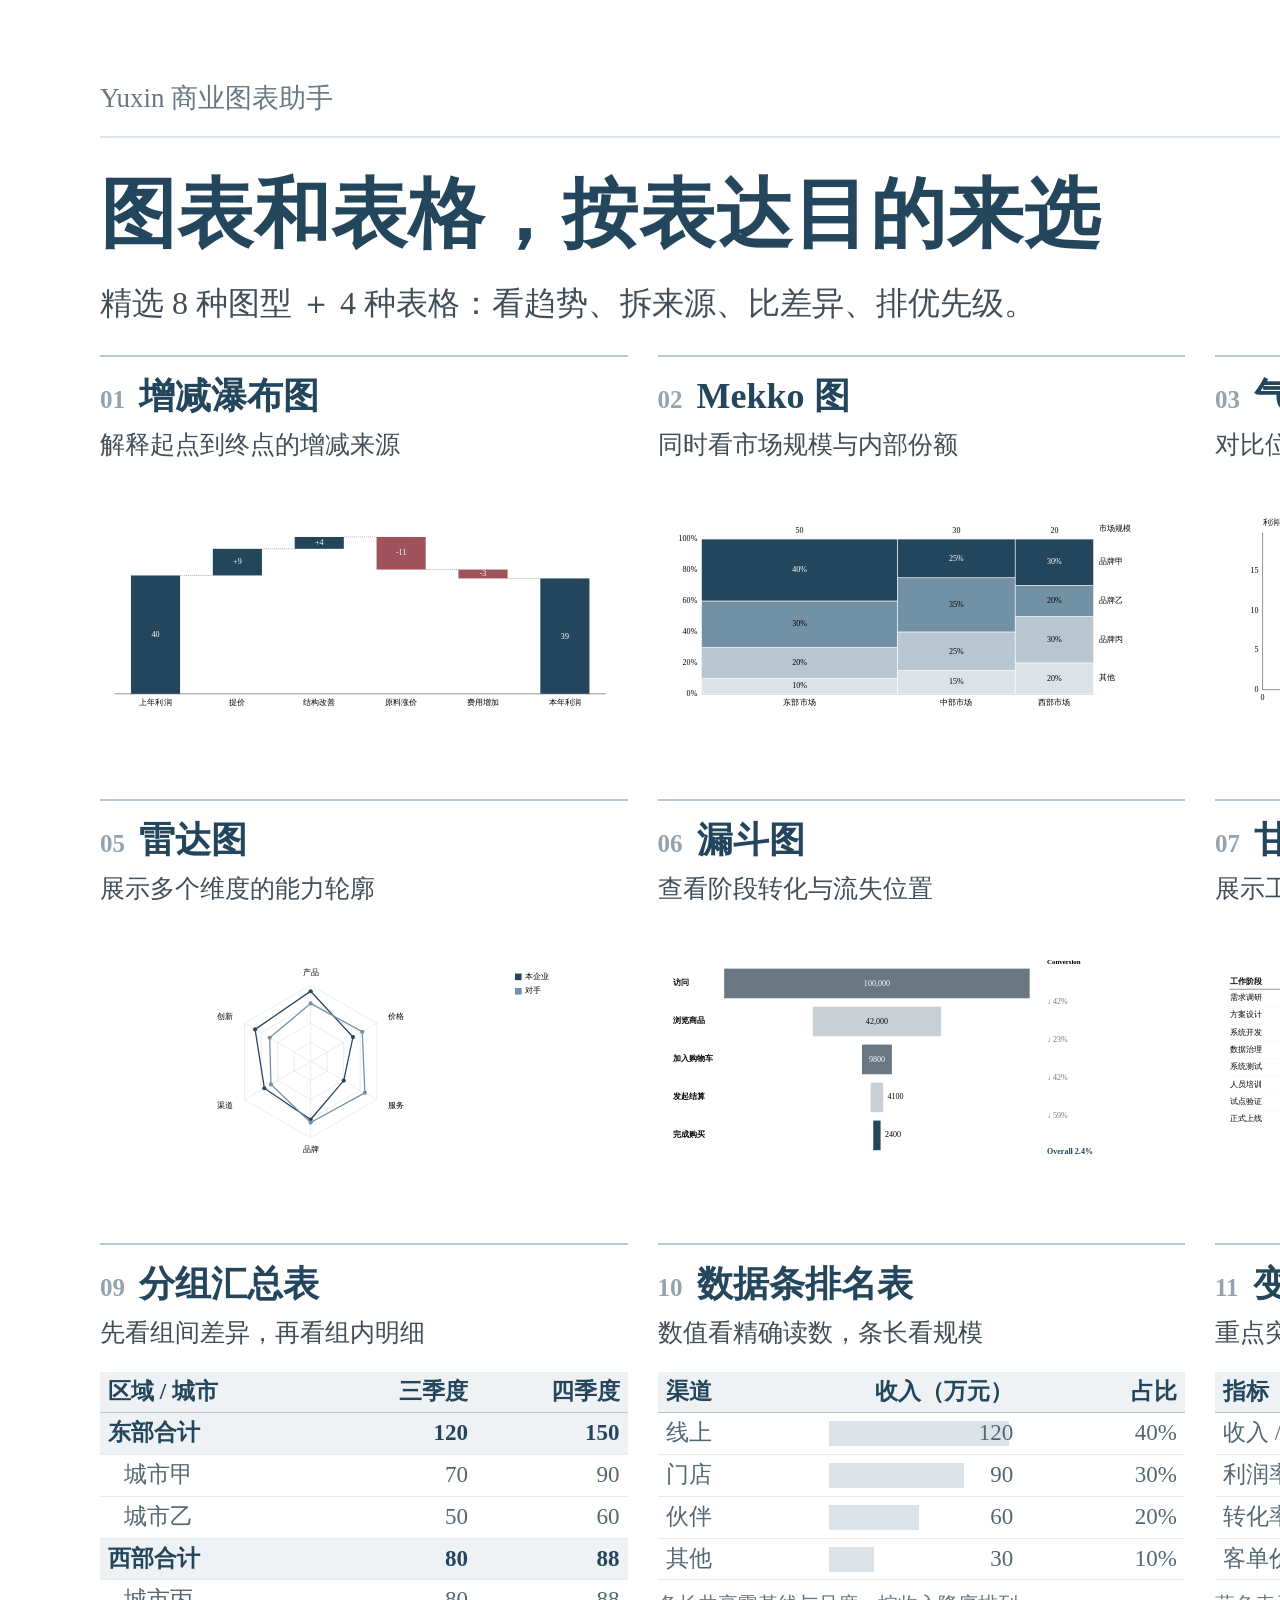
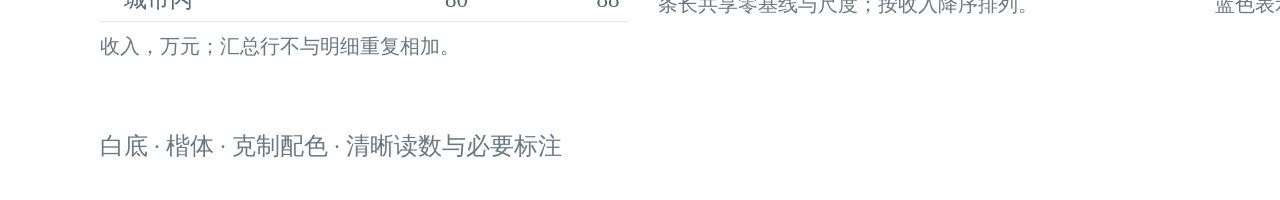
<file: gallery/intro/chart-and-table-examples.html>
<!doctype html><html lang="zh-CN"><meta charset="UTF-8"><title>Yuxin 商业图表助手 · 样式图谱</title><style>*{box-sizing:border-box}html,body{margin:0;background:#dce3e8;font-family:"Kaiti SC",STKaiti,KaiTi,serif;color:#24465c}body{-webkit-font-smoothing:antialiased}.page{width:2400px;height:1800px;background:#fff;padding:80px 100px 55px;position:relative;overflow:hidden}.mast{display:flex;justify-content:space-between;font-size:27px;letter-spacing:2px;border-bottom:2px solid #dce3e8;padding-bottom:20px;color:#687782}.brand{letter-spacing:0}h1{font-size:76px;line-height:1.15;margin:27px 0 18px;font-weight:700;letter-spacing:1px}p{margin:0}.lead{font-size:34px;line-height:1.5;color:#536773}.title{font-size:43px;line-height:1.2;margin:0 0 26px;font-weight:700}.num{font-size:28px;color:#7391a4;display:inline-block;width:64px;vertical-align:middle}.row{display:grid;grid-template-columns:1fr 1fr;gap:90px;margin-top:45px}.pane{border-top:3px solid #24465c;padding-top:26px}.entry{display:grid;grid-template-columns:190px 1fr;margin:0 0 22px;align-items:start}.entry strong{font-size:34px;font-weight:700}.entry p{font-size:30px;line-height:1.4;color:#536773}.entry small{display:block;font-size:26px;color:#687782;line-height:1.35;margin-top:7px}.flow{margin-top:32px;border-top:2px solid #dce3e8;padding-top:28px}.steps{display:grid;grid-template-columns:repeat(6,1fr);gap:26px}.step{position:relative;padding-right:20px}.step:after{content:'→';position:absolute;right:-16px;top:42px;font-size:38px;color:#94a3ae}.step:last-child:after{display:none}.n{font-size:26px;color:#7391a4;margin-bottom:10px}.step strong{display:block;font-size:34px;margin-bottom:12px}.step p{font-size:27px;line-height:1.4;color:#536773}.palette{margin-top:37px;border-top:2px solid #dce3e8;padding-top:28px}.palettes{display:grid;grid-template-columns:repeat(5,1fr);gap:38px}.swatches{display:flex;height:32px;gap:7px;margin-bottom:15px}.swatches i{flex:1;display:block}.pal strong{font-size:32px;font-weight:700}.pal p{margin-top:8px;font-size:25px;color:#687782}.prompt{background:#eef2f5;border-left:6px solid #24465c;padding:22px 30px;margin-top:35px;display:grid;grid-template-columns:230px 1fr;gap:20px}.prompt strong{font-size:30px;line-height:1.5}.prompt p{font-size:29px;line-height:1.5}.footer{position:absolute;bottom:38px;left:100px;right:100px;display:flex;justify-content:space-between;font-size:24px;color:#687782}.grid{display:grid;grid-template-columns:repeat(4,1fr);gap:24px 30px;margin-top:34px}.chart{height:430px;position:relative;border-top:2px solid #b7c6d0;padding:16px 0 0;overflow:hidden}.chart h2{font-size:34px;margin:0 0 7px;color:#24465c;line-height:1.3}.chart p{font-size:25px;line-height:1.4;color:#536773;white-space:nowrap}.chart .visual{height:310px;margin-top:5px;display:flex;align-items:center}.chart svg{width:100%;height:100%;overflow:hidden}.chart .badge{color:#94a3ae;font-size:25px;margin-right:14px}.gallery .lead{font-size:32px}.gallery h1{font-size:72px;margin-bottom:15px}</style><body><style>.gallery .lead{color:#414d57}.chart p{color:#414d57}.chart h2{font-size:36px}.gallery h1{font-size:76px;line-height:1.3}.chart{height:420px}.chart .visual{height:295px}.chart .tablevisual{height:280px}.grid{gap:24px 30px;margin-top:28px}</style><section class="page gallery" id="styles"><div class="mast"><span class="brand">Yuxin 商业图表助手</span><span>样式图谱 / 02</span></div><h1>图表和表格，按表达目的来选</h1><p class="lead">精选 8 种图型 ＋ 4 种表格：看趋势、拆来源、比差异、排优先级。</p><div class="grid"><article class="chart"><h2><span class="badge">01</span>增减瀑布图</h2><p>解释起点到终点的增减来源</p><div class="visual"><svg xmlns="http://www.w3.org/2000/svg" viewBox="25 105 920 370" width="100%" role="img" aria-label="Chart 1" style="display:block;height:100%;overflow:hidden"><defs><clipPath id="crop0"><rect x="25" y="105" width="920" height="370"/></clipPath></defs><g clip-path="url(#crop0)"><rect width="959.975984" height="540" fill="#FFFFFF"/><g data-shape-id="s0-shape2" transform="translate(36 25.2)"><g fill="none" stroke="none" stroke-width="0.75"><rect width="885.6" height="57.6"/></g><foreignObject width="885.6" height="57.6" overflow="visible"><div xmlns="http://www.w3.org/1999/xhtml" class="tc-editable" data-edit-id="s0-shape2" contenteditable="false" tabindex="-1" spellcheck="false" style="font-family:&quot;Kaiti SC&quot;, &quot;STKaiti&quot;, &quot;KaiTi&quot;, &quot;楷体&quot;, serif;font-size:24px;font-weight:700;font-style:normal;color:#000000;text-decoration:none;width:100%;height:100%;display:flex;box-sizing:border-box;text-align:left;line-height:1.15;flex-direction:column;justify-content:flex-start;white-space:pre-wrap;overflow-wrap:break-word;overflow:visible;padding:0px 1.44px 0px 1.44px"><p style="font-family:&quot;Kaiti SC&quot;, &quot;STKaiti&quot;, &quot;KaiTi&quot;, &quot;楷体&quot;, serif;font-size:24px;font-weight:700;font-style:normal;color:#000000;text-decoration:none;margin:0;padding:0;text-align:left;line-height:1.15;flex:0 0 auto;min-height:1.15em"><span style="font-family:&quot;Kaiti SC&quot;, &quot;STKaiti&quot;, &quot;KaiTi&quot;, &quot;楷体&quot;, serif;font-size:24px;font-weight:700;font-style:normal;color:#000000;text-decoration:none">01  增减瀑布｜价格改善仍不足以抵消成本压力</span></p></div></foreignObject></g><g data-shape-id="s0-shape3" transform="translate(36 73.799921)"><g fill="none" stroke="none" stroke-width="0.75"><rect width="885.6" height="25.2"/></g><foreignObject width="885.6" height="25.2" overflow="visible"><div xmlns="http://www.w3.org/1999/xhtml" class="tc-editable" data-edit-id="s0-shape3" contenteditable="false" tabindex="-1" spellcheck="false" style="font-family:&quot;Kaiti SC&quot;, &quot;STKaiti&quot;, &quot;KaiTi&quot;, &quot;楷体&quot;, serif;font-size:14px;font-weight:400;font-style:normal;color:#777777;text-decoration:none;width:100%;height:100%;display:flex;box-sizing:border-box;text-align:left;line-height:1.15;flex-direction:column;justify-content:center;white-space:pre;overflow-wrap:normal;overflow:visible;padding:0px 1.44px 0px 1.44px"><p style="font-family:&quot;Kaiti SC&quot;, &quot;STKaiti&quot;, &quot;KaiTi&quot;, &quot;楷体&quot;, serif;font-size:14px;font-weight:400;font-style:normal;color:#777777;text-decoration:none;margin:0;padding:0;text-align:left;line-height:1.15;flex:0 0 auto;min-height:1.15em"><span style="font-family:&quot;Kaiti SC&quot;, &quot;STKaiti&quot;, &quot;KaiTi&quot;, &quot;楷体&quot;, serif;font-size:14px;font-weight:400;font-style:normal;color:#777777;text-decoration:none">读变化：起点、各项增减与终点在同一条桥上 (百万元)</span></p></div></foreignObject></g><g data-shape-id="s0-shape4" transform="translate(36 478.799921)"><g fill="none" stroke="none" stroke-width="0.75"><rect width="885.6" height="28.8"/></g><foreignObject width="885.6" height="28.8" overflow="visible"><div xmlns="http://www.w3.org/1999/xhtml" class="tc-editable" data-edit-id="s0-shape4" contenteditable="false" tabindex="-1" spellcheck="false" style="font-family:&quot;Kaiti SC&quot;, &quot;STKaiti&quot;, &quot;KaiTi&quot;, &quot;楷体&quot;, serif;font-size:10px;font-weight:400;font-style:normal;color:#555555;text-decoration:none;width:100%;height:100%;display:flex;box-sizing:border-box;text-align:left;line-height:1.15;flex-direction:column;justify-content:flex-end;white-space:pre-wrap;overflow-wrap:break-word;overflow:visible;padding:0px 1.44px 0px 1.44px"><p style="font-family:&quot;Kaiti SC&quot;, &quot;STKaiti&quot;, &quot;KaiTi&quot;, &quot;楷体&quot;, serif;font-size:10px;font-weight:400;font-style:normal;color:#555555;text-decoration:none;margin:0;padding:0;text-align:left;line-height:1.15;flex:0 0 auto;min-height:1.15em"><span style="font-family:&quot;Kaiti SC&quot;, &quot;STKaiti&quot;, &quot;KaiTi&quot;, &quot;楷体&quot;, serif;font-size:10px;font-weight:400;font-style:normal;color:#555555;text-decoration:none">40＋9＋4－11－3＝39；蓝色表示增加，酒红表示减少。</span></p><p style="font-family:&quot;Kaiti SC&quot;, &quot;STKaiti&quot;, &quot;KaiTi&quot;, &quot;楷体&quot;, serif;font-size:10px;font-weight:400;font-style:normal;color:#555555;text-decoration:none;margin:0;padding:0;text-align:left;line-height:1.15;flex:0 0 auto;min-height:1.15em"><span style="font-family:&quot;Kaiti SC&quot;, &quot;STKaiti&quot;, &quot;KaiTi&quot;, &quot;楷体&quot;, serif;font-size:10px;font-weight:400;font-style:normal;color:#555555;text-decoration:none">Source: 模拟数据，仅用于展示图形与分析方法</span></p></div></foreignObject></g><g data-shape-id="s0-shape5" transform="translate(50.4 428.399921)"><g fill="none" stroke="#000000" stroke-width="0.75" stroke-linecap="butt"><line x1="0" y1="0" x2="856.8" y2="0"/></g></g><g data-shape-id="s0-shape6" transform="translate(78.96 221.90937)"><g fill="#24465C" stroke="none" stroke-width="0.75" stroke-linecap="butt"><rect width="85.68" height="206.490551"/></g><foreignObject width="85.68" height="206.490551" overflow="visible"><div xmlns="http://www.w3.org/1999/xhtml" class="tc-editable" data-edit-id="s0-shape6" contenteditable="false" tabindex="-1" spellcheck="false" style="font-family:&quot;Kaiti SC&quot;, &quot;STKaiti&quot;, &quot;KaiTi&quot;, &quot;楷体&quot;, serif;font-size:14px;font-weight:400;font-style:normal;color:#FFFFFF;text-decoration:none;width:100%;height:100%;display:flex;box-sizing:border-box;text-align:center;line-height:1.15;flex-direction:column;justify-content:center;white-space:pre;overflow-wrap:normal;overflow:visible;padding:0px 1.44px 0px 1.44px"><p style="font-family:&quot;Kaiti SC&quot;, &quot;STKaiti&quot;, &quot;KaiTi&quot;, &quot;楷体&quot;, serif;font-size:14px;font-weight:400;font-style:normal;color:#FFFFFF;text-decoration:none;margin:0;padding:0;text-align:center;line-height:1.15;flex:0 0 auto;min-height:1.15em"><span style="font-family:&quot;Kaiti SC&quot;, &quot;STKaiti&quot;, &quot;KaiTi&quot;, &quot;楷体&quot;, serif;font-size:14px;font-weight:400;font-style:normal;color:#FFFFFF;text-decoration:none">40</span></p></div></foreignObject></g><g data-shape-id="s0-shape7" transform="translate(50.4 433.739921)"><g fill="none" stroke="none" stroke-width="0.75"><rect width="142.8" height="21"/></g><foreignObject width="142.8" height="21" overflow="visible"><div xmlns="http://www.w3.org/1999/xhtml" class="tc-editable" data-edit-id="s0-shape7" contenteditable="false" tabindex="-1" spellcheck="false" style="font-family:&quot;Kaiti SC&quot;, &quot;STKaiti&quot;, &quot;KaiTi&quot;, &quot;楷体&quot;, serif;font-size:14px;font-weight:400;font-style:normal;color:#000000;text-decoration:none;width:100%;height:100%;display:flex;box-sizing:border-box;text-align:center;line-height:1.15;flex-direction:column;justify-content:center;white-space:pre;overflow-wrap:normal;overflow:visible;padding:0px 1.44px 0px 1.44px"><p style="font-family:&quot;Kaiti SC&quot;, &quot;STKaiti&quot;, &quot;KaiTi&quot;, &quot;楷体&quot;, serif;font-size:14px;font-weight:400;font-style:normal;color:#000000;text-decoration:none;margin:0;padding:0;text-align:center;line-height:1.15;flex:0 0 auto;min-height:1.15em"><span style="font-family:&quot;Kaiti SC&quot;, &quot;STKaiti&quot;, &quot;KaiTi&quot;, &quot;楷体&quot;, serif;font-size:14px;font-weight:400;font-style:normal;color:#000000;text-decoration:none">上年利润</span></p></div></foreignObject></g><g data-shape-id="s0-shape8" transform="translate(164.64 221.90937)"><g fill="none" stroke="#000000" stroke-width="0.5" stroke-linecap="butt" stroke-dasharray="2 1.5"><line x1="0" y1="0" x2="57.12" y2="0"/></g></g><g data-shape-id="s0-shape9" transform="translate(221.76 175.449055)"><g fill="#24465C" stroke="none" stroke-width="0.75" stroke-linecap="butt"><rect width="85.68" height="46.460315"/></g><foreignObject width="85.68" height="46.460315" overflow="visible"><div xmlns="http://www.w3.org/1999/xhtml" class="tc-editable" data-edit-id="s0-shape9" contenteditable="false" tabindex="-1" spellcheck="false" style="font-family:&quot;Kaiti SC&quot;, &quot;STKaiti&quot;, &quot;KaiTi&quot;, &quot;楷体&quot;, serif;font-size:14px;font-weight:400;font-style:normal;color:#FFFFFF;text-decoration:none;width:100%;height:100%;display:flex;box-sizing:border-box;text-align:center;line-height:1.15;flex-direction:column;justify-content:center;white-space:pre;overflow-wrap:normal;overflow:visible;padding:0px 1.44px 0px 1.44px"><p style="font-family:&quot;Kaiti SC&quot;, &quot;STKaiti&quot;, &quot;KaiTi&quot;, &quot;楷体&quot;, serif;font-size:14px;font-weight:400;font-style:normal;color:#FFFFFF;text-decoration:none;margin:0;padding:0;text-align:center;line-height:1.15;flex:0 0 auto;min-height:1.15em"><span style="font-family:&quot;Kaiti SC&quot;, &quot;STKaiti&quot;, &quot;KaiTi&quot;, &quot;楷体&quot;, serif;font-size:14px;font-weight:400;font-style:normal;color:#FFFFFF;text-decoration:none">+9</span></p></div></foreignObject></g><g data-shape-id="s0-shape10" transform="translate(193.2 433.739921)"><g fill="none" stroke="none" stroke-width="0.75"><rect width="142.8" height="21"/></g><foreignObject width="142.8" height="21" overflow="visible"><div xmlns="http://www.w3.org/1999/xhtml" class="tc-editable" data-edit-id="s0-shape10" contenteditable="false" tabindex="-1" spellcheck="false" style="font-family:&quot;Kaiti SC&quot;, &quot;STKaiti&quot;, &quot;KaiTi&quot;, &quot;楷体&quot;, serif;font-size:14px;font-weight:400;font-style:normal;color:#000000;text-decoration:none;width:100%;height:100%;display:flex;box-sizing:border-box;text-align:center;line-height:1.15;flex-direction:column;justify-content:center;white-space:pre;overflow-wrap:normal;overflow:visible;padding:0px 1.44px 0px 1.44px"><p style="font-family:&quot;Kaiti SC&quot;, &quot;STKaiti&quot;, &quot;KaiTi&quot;, &quot;楷体&quot;, serif;font-size:14px;font-weight:400;font-style:normal;color:#000000;text-decoration:none;margin:0;padding:0;text-align:center;line-height:1.15;flex:0 0 auto;min-height:1.15em"><span style="font-family:&quot;Kaiti SC&quot;, &quot;STKaiti&quot;, &quot;KaiTi&quot;, &quot;楷体&quot;, serif;font-size:14px;font-weight:400;font-style:normal;color:#000000;text-decoration:none">提价</span></p></div></foreignObject></g><g data-shape-id="s0-shape11" transform="translate(307.439921 175.449055)"><g fill="none" stroke="#000000" stroke-width="0.5" stroke-linecap="butt" stroke-dasharray="2 1.5"><line x1="0" y1="0" x2="57.120079" y2="0"/></g></g><g data-shape-id="s0-shape12" transform="translate(364.56 154.8)"><g fill="#24465C" stroke="none" stroke-width="0.75" stroke-linecap="butt"><rect width="85.68" height="20.649055"/></g><foreignObject width="85.68" height="20.649055" overflow="visible"><div xmlns="http://www.w3.org/1999/xhtml" class="tc-editable" data-edit-id="s0-shape12" contenteditable="false" tabindex="-1" spellcheck="false" style="font-family:&quot;Kaiti SC&quot;, &quot;STKaiti&quot;, &quot;KaiTi&quot;, &quot;楷体&quot;, serif;font-size:14px;font-weight:400;font-style:normal;color:#FFFFFF;text-decoration:none;width:100%;height:100%;display:flex;box-sizing:border-box;text-align:center;line-height:1.15;flex-direction:column;justify-content:center;white-space:pre;overflow-wrap:normal;overflow:visible;padding:0px 1.44px 0px 1.44px"><p style="font-family:&quot;Kaiti SC&quot;, &quot;STKaiti&quot;, &quot;KaiTi&quot;, &quot;楷体&quot;, serif;font-size:14px;font-weight:400;font-style:normal;color:#FFFFFF;text-decoration:none;margin:0;padding:0;text-align:center;line-height:1.15;flex:0 0 auto;min-height:1.15em"><span style="font-family:&quot;Kaiti SC&quot;, &quot;STKaiti&quot;, &quot;KaiTi&quot;, &quot;楷体&quot;, serif;font-size:14px;font-weight:400;font-style:normal;color:#FFFFFF;text-decoration:none">+4</span></p></div></foreignObject></g><g data-shape-id="s0-shape13" transform="translate(336 433.739921)"><g fill="none" stroke="none" stroke-width="0.75"><rect width="142.8" height="21"/></g><foreignObject width="142.8" height="21" overflow="visible"><div xmlns="http://www.w3.org/1999/xhtml" class="tc-editable" data-edit-id="s0-shape13" contenteditable="false" tabindex="-1" spellcheck="false" style="font-family:&quot;Kaiti SC&quot;, &quot;STKaiti&quot;, &quot;KaiTi&quot;, &quot;楷体&quot;, serif;font-size:14px;font-weight:400;font-style:normal;color:#000000;text-decoration:none;width:100%;height:100%;display:flex;box-sizing:border-box;text-align:center;line-height:1.15;flex-direction:column;justify-content:center;white-space:pre;overflow-wrap:normal;overflow:visible;padding:0px 1.44px 0px 1.44px"><p style="font-family:&quot;Kaiti SC&quot;, &quot;STKaiti&quot;, &quot;KaiTi&quot;, &quot;楷体&quot;, serif;font-size:14px;font-weight:400;font-style:normal;color:#000000;text-decoration:none;margin:0;padding:0;text-align:center;line-height:1.15;flex:0 0 auto;min-height:1.15em"><span style="font-family:&quot;Kaiti SC&quot;, &quot;STKaiti&quot;, &quot;KaiTi&quot;, &quot;楷体&quot;, serif;font-size:14px;font-weight:400;font-style:normal;color:#000000;text-decoration:none">结构改善</span></p></div></foreignObject></g><g data-shape-id="s0-shape14" transform="translate(450.24 154.8)"><g fill="none" stroke="#000000" stroke-width="0.5" stroke-linecap="butt" stroke-dasharray="2 1.5"><line x1="0" y1="0" x2="57.12" y2="0"/></g></g><g data-shape-id="s0-shape15" transform="translate(507.36 154.8)"><g fill="#A0525A" stroke="none" stroke-width="0.75" stroke-linecap="butt"><rect width="85.68" height="56.784882"/></g><foreignObject width="85.68" height="56.784882" overflow="visible"><div xmlns="http://www.w3.org/1999/xhtml" class="tc-editable" data-edit-id="s0-shape15" contenteditable="false" tabindex="-1" spellcheck="false" style="font-family:&quot;Kaiti SC&quot;, &quot;STKaiti&quot;, &quot;KaiTi&quot;, &quot;楷体&quot;, serif;font-size:14px;font-weight:400;font-style:normal;color:#FFFFFF;text-decoration:none;width:100%;height:100%;display:flex;box-sizing:border-box;text-align:center;line-height:1.15;flex-direction:column;justify-content:center;white-space:pre;overflow-wrap:normal;overflow:visible;padding:0px 1.44px 0px 1.44px"><p style="font-family:&quot;Kaiti SC&quot;, &quot;STKaiti&quot;, &quot;KaiTi&quot;, &quot;楷体&quot;, serif;font-size:14px;font-weight:400;font-style:normal;color:#FFFFFF;text-decoration:none;margin:0;padding:0;text-align:center;line-height:1.15;flex:0 0 auto;min-height:1.15em"><span style="font-family:&quot;Kaiti SC&quot;, &quot;STKaiti&quot;, &quot;KaiTi&quot;, &quot;楷体&quot;, serif;font-size:14px;font-weight:400;font-style:normal;color:#FFFFFF;text-decoration:none">-11</span></p></div></foreignObject></g><g data-shape-id="s0-shape16" transform="translate(478.8 433.739921)"><g fill="none" stroke="none" stroke-width="0.75"><rect width="142.8" height="21"/></g><foreignObject width="142.8" height="21" overflow="visible"><div xmlns="http://www.w3.org/1999/xhtml" class="tc-editable" data-edit-id="s0-shape16" contenteditable="false" tabindex="-1" spellcheck="false" style="font-family:&quot;Kaiti SC&quot;, &quot;STKaiti&quot;, &quot;KaiTi&quot;, &quot;楷体&quot;, serif;font-size:14px;font-weight:400;font-style:normal;color:#000000;text-decoration:none;width:100%;height:100%;display:flex;box-sizing:border-box;text-align:center;line-height:1.15;flex-direction:column;justify-content:center;white-space:pre;overflow-wrap:normal;overflow:visible;padding:0px 1.44px 0px 1.44px"><p style="font-family:&quot;Kaiti SC&quot;, &quot;STKaiti&quot;, &quot;KaiTi&quot;, &quot;楷体&quot;, serif;font-size:14px;font-weight:400;font-style:normal;color:#000000;text-decoration:none;margin:0;padding:0;text-align:center;line-height:1.15;flex:0 0 auto;min-height:1.15em"><span style="font-family:&quot;Kaiti SC&quot;, &quot;STKaiti&quot;, &quot;KaiTi&quot;, &quot;楷体&quot;, serif;font-size:14px;font-weight:400;font-style:normal;color:#000000;text-decoration:none">原料涨价</span></p></div></foreignObject></g><g data-shape-id="s0-shape17" transform="translate(593.04 211.584882)"><g fill="none" stroke="#000000" stroke-width="0.5" stroke-linecap="butt" stroke-dasharray="2 1.5"><line x1="0" y1="0" x2="57.119921" y2="0"/></g></g><g data-shape-id="s0-shape18" transform="translate(650.159921 211.584882)"><g fill="#A0525A" stroke="none" stroke-width="0.75" stroke-linecap="butt"><rect width="85.68" height="15.486772"/></g><foreignObject width="85.68" height="15.486772" overflow="visible"><div xmlns="http://www.w3.org/1999/xhtml" class="tc-editable" data-edit-id="s0-shape18" contenteditable="false" tabindex="-1" spellcheck="false" style="font-family:&quot;Kaiti SC&quot;, &quot;STKaiti&quot;, &quot;KaiTi&quot;, &quot;楷体&quot;, serif;font-size:14px;font-weight:400;font-style:normal;color:#FFFFFF;text-decoration:none;width:100%;height:100%;display:flex;box-sizing:border-box;text-align:center;line-height:1.15;flex-direction:column;justify-content:center;white-space:pre;overflow-wrap:normal;overflow:visible;padding:0px 1.44px 0px 1.44px"><p style="font-family:&quot;Kaiti SC&quot;, &quot;STKaiti&quot;, &quot;KaiTi&quot;, &quot;楷体&quot;, serif;font-size:14px;font-weight:400;font-style:normal;color:#FFFFFF;text-decoration:none;margin:0;padding:0;text-align:center;line-height:1.15;flex:0 0 auto;min-height:1.15em"><span style="font-family:&quot;Kaiti SC&quot;, &quot;STKaiti&quot;, &quot;KaiTi&quot;, &quot;楷体&quot;, serif;font-size:14px;font-weight:400;font-style:normal;color:#FFFFFF;text-decoration:none">-3</span></p></div></foreignObject></g><g data-shape-id="s0-shape19" transform="translate(621.6 433.739921)"><g fill="none" stroke="none" stroke-width="0.75"><rect width="142.8" height="21"/></g><foreignObject width="142.8" height="21" overflow="visible"><div xmlns="http://www.w3.org/1999/xhtml" class="tc-editable" data-edit-id="s0-shape19" contenteditable="false" tabindex="-1" spellcheck="false" style="font-family:&quot;Kaiti SC&quot;, &quot;STKaiti&quot;, &quot;KaiTi&quot;, &quot;楷体&quot;, serif;font-size:14px;font-weight:400;font-style:normal;color:#000000;text-decoration:none;width:100%;height:100%;display:flex;box-sizing:border-box;text-align:center;line-height:1.15;flex-direction:column;justify-content:center;white-space:pre;overflow-wrap:normal;overflow:visible;padding:0px 1.44px 0px 1.44px"><p style="font-family:&quot;Kaiti SC&quot;, &quot;STKaiti&quot;, &quot;KaiTi&quot;, &quot;楷体&quot;, serif;font-size:14px;font-weight:400;font-style:normal;color:#000000;text-decoration:none;margin:0;padding:0;text-align:center;line-height:1.15;flex:0 0 auto;min-height:1.15em"><span style="font-family:&quot;Kaiti SC&quot;, &quot;STKaiti&quot;, &quot;KaiTi&quot;, &quot;楷体&quot;, serif;font-size:14px;font-weight:400;font-style:normal;color:#000000;text-decoration:none">费用增加</span></p></div></foreignObject></g><g data-shape-id="s0-shape20" transform="translate(735.84 227.071654)"><g fill="none" stroke="#000000" stroke-width="0.5" stroke-linecap="butt" stroke-dasharray="2 1.5"><line x1="0" y1="0" x2="57.12" y2="0"/></g></g><g data-shape-id="s0-shape21" transform="translate(792.959921 227.071654)"><g fill="#24465C" stroke="none" stroke-width="0.75" stroke-linecap="butt"><rect width="85.68" height="201.328268"/></g><foreignObject width="85.68" height="201.328268" overflow="visible"><div xmlns="http://www.w3.org/1999/xhtml" class="tc-editable" data-edit-id="s0-shape21" contenteditable="false" tabindex="-1" spellcheck="false" style="font-family:&quot;Kaiti SC&quot;, &quot;STKaiti&quot;, &quot;KaiTi&quot;, &quot;楷体&quot;, serif;font-size:14px;font-weight:400;font-style:normal;color:#FFFFFF;text-decoration:none;width:100%;height:100%;display:flex;box-sizing:border-box;text-align:center;line-height:1.15;flex-direction:column;justify-content:center;white-space:pre;overflow-wrap:normal;overflow:visible;padding:0px 1.44px 0px 1.44px"><p style="font-family:&quot;Kaiti SC&quot;, &quot;STKaiti&quot;, &quot;KaiTi&quot;, &quot;楷体&quot;, serif;font-size:14px;font-weight:400;font-style:normal;color:#FFFFFF;text-decoration:none;margin:0;padding:0;text-align:center;line-height:1.15;flex:0 0 auto;min-height:1.15em"><span style="font-family:&quot;Kaiti SC&quot;, &quot;STKaiti&quot;, &quot;KaiTi&quot;, &quot;楷体&quot;, serif;font-size:14px;font-weight:400;font-style:normal;color:#FFFFFF;text-decoration:none">39</span></p></div></foreignObject></g><g data-shape-id="s0-shape22" transform="translate(764.399921 433.739921)"><g fill="none" stroke="none" stroke-width="0.75"><rect width="142.8" height="21"/></g><foreignObject width="142.8" height="21" overflow="visible"><div xmlns="http://www.w3.org/1999/xhtml" class="tc-editable" data-edit-id="s0-shape22" contenteditable="false" tabindex="-1" spellcheck="false" style="font-family:&quot;Kaiti SC&quot;, &quot;STKaiti&quot;, &quot;KaiTi&quot;, &quot;楷体&quot;, serif;font-size:14px;font-weight:400;font-style:normal;color:#000000;text-decoration:none;width:100%;height:100%;display:flex;box-sizing:border-box;text-align:center;line-height:1.15;flex-direction:column;justify-content:center;white-space:pre;overflow-wrap:normal;overflow:visible;padding:0px 1.44px 0px 1.44px"><p style="font-family:&quot;Kaiti SC&quot;, &quot;STKaiti&quot;, &quot;KaiTi&quot;, &quot;楷体&quot;, serif;font-size:14px;font-weight:400;font-style:normal;color:#000000;text-decoration:none;margin:0;padding:0;text-align:center;line-height:1.15;flex:0 0 auto;min-height:1.15em"><span style="font-family:&quot;Kaiti SC&quot;, &quot;STKaiti&quot;, &quot;KaiTi&quot;, &quot;楷体&quot;, serif;font-size:14px;font-weight:400;font-style:normal;color:#000000;text-decoration:none">本年利润</span></p></div></foreignObject></g></g></svg></div></article><article class="chart"><h2><span class="badge">02</span>Mekko 图</h2><p>同时看市场规模与内部份额</p><div class="visual"><svg xmlns="http://www.w3.org/2000/svg" viewBox="25 105 920 370" width="100%" role="img" aria-label="Chart 7" style="display:block;height:100%;overflow:hidden"><defs><clipPath id="crop6"><rect x="25" y="105" width="920" height="370"/></clipPath></defs><g clip-path="url(#crop6)"><rect width="959.975984" height="540" fill="#FFFFFF"/><g data-shape-id="s6-shape2" transform="translate(36 25.2)"><g fill="none" stroke="none" stroke-width="0.75"><rect width="885.6" height="57.6"/></g><foreignObject width="885.6" height="57.6" overflow="visible"><div xmlns="http://www.w3.org/1999/xhtml" class="tc-editable" data-edit-id="s6-shape2" contenteditable="false" tabindex="-1" spellcheck="false" style="font-family:&quot;Kaiti SC&quot;, &quot;STKaiti&quot;, &quot;KaiTi&quot;, &quot;楷体&quot;, serif;font-size:24px;font-weight:700;font-style:normal;color:#000000;text-decoration:none;width:100%;height:100%;display:flex;box-sizing:border-box;text-align:left;line-height:1.15;flex-direction:column;justify-content:flex-start;white-space:pre-wrap;overflow-wrap:break-word;overflow:visible;padding:0px 1.44px 0px 1.44px"><p style="font-family:&quot;Kaiti SC&quot;, &quot;STKaiti&quot;, &quot;KaiTi&quot;, &quot;楷体&quot;, serif;font-size:24px;font-weight:700;font-style:normal;color:#000000;text-decoration:none;margin:0;padding:0;text-align:left;line-height:1.15;flex:0 0 auto;min-height:1.15em"><span style="font-family:&quot;Kaiti SC&quot;, &quot;STKaiti&quot;, &quot;KaiTi&quot;, &quot;楷体&quot;, serif;font-size:24px;font-weight:700;font-style:normal;color:#000000;text-decoration:none">07  Mekko图｜市场规模与竞争份额放在一张图</span></p></div></foreignObject></g><g data-shape-id="s6-shape3" transform="translate(36 73.799921)"><g fill="none" stroke="none" stroke-width="0.75"><rect width="885.6" height="25.2"/></g><foreignObject width="885.6" height="25.2" overflow="visible"><div xmlns="http://www.w3.org/1999/xhtml" class="tc-editable" data-edit-id="s6-shape3" contenteditable="false" tabindex="-1" spellcheck="false" style="font-family:&quot;Kaiti SC&quot;, &quot;STKaiti&quot;, &quot;KaiTi&quot;, &quot;楷体&quot;, serif;font-size:14px;font-weight:400;font-style:normal;color:#777777;text-decoration:none;width:100%;height:100%;display:flex;box-sizing:border-box;text-align:left;line-height:1.15;flex-direction:column;justify-content:center;white-space:pre;overflow-wrap:normal;overflow:visible;padding:0px 1.44px 0px 1.44px"><p style="font-family:&quot;Kaiti SC&quot;, &quot;STKaiti&quot;, &quot;KaiTi&quot;, &quot;楷体&quot;, serif;font-size:14px;font-weight:400;font-style:normal;color:#777777;text-decoration:none;margin:0;padding:0;text-align:left;line-height:1.15;flex:0 0 auto;min-height:1.15em"><span style="font-family:&quot;Kaiti SC&quot;, &quot;STKaiti&quot;, &quot;KaiTi&quot;, &quot;楷体&quot;, serif;font-size:14px;font-weight:400;font-style:normal;color:#777777;text-decoration:none">读双重结构：宽度表示市场规模，高度表示份额 (亿元 / %)</span></p></div></foreignObject></g><g data-shape-id="s6-shape4" transform="translate(36 478.799921)"><g fill="none" stroke="none" stroke-width="0.75"><rect width="885.6" height="28.8"/></g><foreignObject width="885.6" height="28.8" overflow="visible"><div xmlns="http://www.w3.org/1999/xhtml" class="tc-editable" data-edit-id="s6-shape4" contenteditable="false" tabindex="-1" spellcheck="false" style="font-family:&quot;Kaiti SC&quot;, &quot;STKaiti&quot;, &quot;KaiTi&quot;, &quot;楷体&quot;, serif;font-size:10px;font-weight:400;font-style:normal;color:#555555;text-decoration:none;width:100%;height:100%;display:flex;box-sizing:border-box;text-align:left;line-height:1.15;flex-direction:column;justify-content:flex-end;white-space:pre-wrap;overflow-wrap:break-word;overflow:visible;padding:0px 1.44px 0px 1.44px"><p style="font-family:&quot;Kaiti SC&quot;, &quot;STKaiti&quot;, &quot;KaiTi&quot;, &quot;楷体&quot;, serif;font-size:10px;font-weight:400;font-style:normal;color:#555555;text-decoration:none;margin:0;padding:0;text-align:left;line-height:1.15;flex:0 0 auto;min-height:1.15em"><span style="font-family:&quot;Kaiti SC&quot;, &quot;STKaiti&quot;, &quot;KaiTi&quot;, &quot;楷体&quot;, serif;font-size:10px;font-weight:400;font-style:normal;color:#555555;text-decoration:none">各市场份额合计100%；宽度50∶30∶20，矩形面积代表对应品牌规模。</span></p><p style="font-family:&quot;Kaiti SC&quot;, &quot;STKaiti&quot;, &quot;KaiTi&quot;, &quot;楷体&quot;, serif;font-size:10px;font-weight:400;font-style:normal;color:#555555;text-decoration:none;margin:0;padding:0;text-align:left;line-height:1.15;flex:0 0 auto;min-height:1.15em"><span style="font-family:&quot;Kaiti SC&quot;, &quot;STKaiti&quot;, &quot;KaiTi&quot;, &quot;楷体&quot;, serif;font-size:10px;font-weight:400;font-style:normal;color:#555555;text-decoration:none">Source: 模拟数据，仅用于展示图形与分析方法</span></p></div></foreignObject></g><g data-shape-id="s6-shape5" transform="translate(51.839921 417.9)"><g fill="none" stroke="none" stroke-width="0.75"><rect width="43.2" height="21"/></g><foreignObject width="43.2" height="21" overflow="visible"><div xmlns="http://www.w3.org/1999/xhtml" class="tc-editable" data-edit-id="s6-shape5" contenteditable="false" tabindex="-1" spellcheck="false" style="font-family:&quot;Kaiti SC&quot;, &quot;STKaiti&quot;, &quot;KaiTi&quot;, &quot;楷体&quot;, serif;font-size:14px;font-weight:400;font-style:normal;color:#000000;text-decoration:none;width:100%;height:100%;display:flex;box-sizing:border-box;text-align:right;line-height:1.15;flex-direction:column;justify-content:center;white-space:pre;overflow-wrap:normal;overflow:visible;padding:0px 1.44px 0px 1.44px"><p style="font-family:&quot;Kaiti SC&quot;, &quot;STKaiti&quot;, &quot;KaiTi&quot;, &quot;楷体&quot;, serif;font-size:14px;font-weight:400;font-style:normal;color:#000000;text-decoration:none;margin:0;padding:0;text-align:right;line-height:1.15;flex:0 0 auto;min-height:1.15em"><span style="font-family:&quot;Kaiti SC&quot;, &quot;STKaiti&quot;, &quot;KaiTi&quot;, &quot;楷体&quot;, serif;font-size:14px;font-weight:400;font-style:normal;color:#000000;text-decoration:none">0%</span></p></div></foreignObject></g><g data-shape-id="s6-shape6" transform="translate(51.839921 363.9)"><g fill="none" stroke="none" stroke-width="0.75"><rect width="43.2" height="21"/></g><foreignObject width="43.2" height="21" overflow="visible"><div xmlns="http://www.w3.org/1999/xhtml" class="tc-editable" data-edit-id="s6-shape6" contenteditable="false" tabindex="-1" spellcheck="false" style="font-family:&quot;Kaiti SC&quot;, &quot;STKaiti&quot;, &quot;KaiTi&quot;, &quot;楷体&quot;, serif;font-size:14px;font-weight:400;font-style:normal;color:#000000;text-decoration:none;width:100%;height:100%;display:flex;box-sizing:border-box;text-align:right;line-height:1.15;flex-direction:column;justify-content:center;white-space:pre;overflow-wrap:normal;overflow:visible;padding:0px 1.44px 0px 1.44px"><p style="font-family:&quot;Kaiti SC&quot;, &quot;STKaiti&quot;, &quot;KaiTi&quot;, &quot;楷体&quot;, serif;font-size:14px;font-weight:400;font-style:normal;color:#000000;text-decoration:none;margin:0;padding:0;text-align:right;line-height:1.15;flex:0 0 auto;min-height:1.15em"><span style="font-family:&quot;Kaiti SC&quot;, &quot;STKaiti&quot;, &quot;KaiTi&quot;, &quot;楷体&quot;, serif;font-size:14px;font-weight:400;font-style:normal;color:#000000;text-decoration:none">20%</span></p></div></foreignObject></g><g data-shape-id="s6-shape7" transform="translate(51.839921 309.899921)"><g fill="none" stroke="none" stroke-width="0.75"><rect width="43.2" height="21"/></g><foreignObject width="43.2" height="21" overflow="visible"><div xmlns="http://www.w3.org/1999/xhtml" class="tc-editable" data-edit-id="s6-shape7" contenteditable="false" tabindex="-1" spellcheck="false" style="font-family:&quot;Kaiti SC&quot;, &quot;STKaiti&quot;, &quot;KaiTi&quot;, &quot;楷体&quot;, serif;font-size:14px;font-weight:400;font-style:normal;color:#000000;text-decoration:none;width:100%;height:100%;display:flex;box-sizing:border-box;text-align:right;line-height:1.15;flex-direction:column;justify-content:center;white-space:pre;overflow-wrap:normal;overflow:visible;padding:0px 1.44px 0px 1.44px"><p style="font-family:&quot;Kaiti SC&quot;, &quot;STKaiti&quot;, &quot;KaiTi&quot;, &quot;楷体&quot;, serif;font-size:14px;font-weight:400;font-style:normal;color:#000000;text-decoration:none;margin:0;padding:0;text-align:right;line-height:1.15;flex:0 0 auto;min-height:1.15em"><span style="font-family:&quot;Kaiti SC&quot;, &quot;STKaiti&quot;, &quot;KaiTi&quot;, &quot;楷体&quot;, serif;font-size:14px;font-weight:400;font-style:normal;color:#000000;text-decoration:none">40%</span></p></div></foreignObject></g><g data-shape-id="s6-shape8" transform="translate(51.839921 255.899921)"><g fill="none" stroke="none" stroke-width="0.75"><rect width="43.2" height="21"/></g><foreignObject width="43.2" height="21" overflow="visible"><div xmlns="http://www.w3.org/1999/xhtml" class="tc-editable" data-edit-id="s6-shape8" contenteditable="false" tabindex="-1" spellcheck="false" style="font-family:&quot;Kaiti SC&quot;, &quot;STKaiti&quot;, &quot;KaiTi&quot;, &quot;楷体&quot;, serif;font-size:14px;font-weight:400;font-style:normal;color:#000000;text-decoration:none;width:100%;height:100%;display:flex;box-sizing:border-box;text-align:right;line-height:1.15;flex-direction:column;justify-content:center;white-space:pre;overflow-wrap:normal;overflow:visible;padding:0px 1.44px 0px 1.44px"><p style="font-family:&quot;Kaiti SC&quot;, &quot;STKaiti&quot;, &quot;KaiTi&quot;, &quot;楷体&quot;, serif;font-size:14px;font-weight:400;font-style:normal;color:#000000;text-decoration:none;margin:0;padding:0;text-align:right;line-height:1.15;flex:0 0 auto;min-height:1.15em"><span style="font-family:&quot;Kaiti SC&quot;, &quot;STKaiti&quot;, &quot;KaiTi&quot;, &quot;楷体&quot;, serif;font-size:14px;font-weight:400;font-style:normal;color:#000000;text-decoration:none">60%</span></p></div></foreignObject></g><g data-shape-id="s6-shape9" transform="translate(51.839921 201.899921)"><g fill="none" stroke="none" stroke-width="0.75"><rect width="43.2" height="21"/></g><foreignObject width="43.2" height="21" overflow="visible"><div xmlns="http://www.w3.org/1999/xhtml" class="tc-editable" data-edit-id="s6-shape9" contenteditable="false" tabindex="-1" spellcheck="false" style="font-family:&quot;Kaiti SC&quot;, &quot;STKaiti&quot;, &quot;KaiTi&quot;, &quot;楷体&quot;, serif;font-size:14px;font-weight:400;font-style:normal;color:#000000;text-decoration:none;width:100%;height:100%;display:flex;box-sizing:border-box;text-align:right;line-height:1.15;flex-direction:column;justify-content:center;white-space:pre;overflow-wrap:normal;overflow:visible;padding:0px 1.44px 0px 1.44px"><p style="font-family:&quot;Kaiti SC&quot;, &quot;STKaiti&quot;, &quot;KaiTi&quot;, &quot;楷体&quot;, serif;font-size:14px;font-weight:400;font-style:normal;color:#000000;text-decoration:none;margin:0;padding:0;text-align:right;line-height:1.15;flex:0 0 auto;min-height:1.15em"><span style="font-family:&quot;Kaiti SC&quot;, &quot;STKaiti&quot;, &quot;KaiTi&quot;, &quot;楷体&quot;, serif;font-size:14px;font-weight:400;font-style:normal;color:#000000;text-decoration:none">80%</span></p></div></foreignObject></g><g data-shape-id="s6-shape10" transform="translate(51.839921 147.9)"><g fill="none" stroke="none" stroke-width="0.75"><rect width="43.2" height="21"/></g><foreignObject width="43.2" height="21" overflow="visible"><div xmlns="http://www.w3.org/1999/xhtml" class="tc-editable" data-edit-id="s6-shape10" contenteditable="false" tabindex="-1" spellcheck="false" style="font-family:&quot;Kaiti SC&quot;, &quot;STKaiti&quot;, &quot;KaiTi&quot;, &quot;楷体&quot;, serif;font-size:14px;font-weight:400;font-style:normal;color:#000000;text-decoration:none;width:100%;height:100%;display:flex;box-sizing:border-box;text-align:right;line-height:1.15;flex-direction:column;justify-content:center;white-space:pre;overflow-wrap:normal;overflow:visible;padding:0px 1.44px 0px 1.44px"><p style="font-family:&quot;Kaiti SC&quot;, &quot;STKaiti&quot;, &quot;KaiTi&quot;, &quot;楷体&quot;, serif;font-size:14px;font-weight:400;font-style:normal;color:#000000;text-decoration:none;margin:0;padding:0;text-align:right;line-height:1.15;flex:0 0 auto;min-height:1.15em"><span style="font-family:&quot;Kaiti SC&quot;, &quot;STKaiti&quot;, &quot;KaiTi&quot;, &quot;楷体&quot;, serif;font-size:14px;font-weight:400;font-style:normal;color:#000000;text-decoration:none">100%</span></p></div></foreignObject></g><g data-shape-id="s6-shape11" transform="translate(792 129.9)"><g fill="none" stroke="none" stroke-width="0.75"><rect width="108" height="21"/></g><foreignObject width="108" height="21" overflow="visible"><div xmlns="http://www.w3.org/1999/xhtml" class="tc-editable" data-edit-id="s6-shape11" contenteditable="false" tabindex="-1" spellcheck="false" style="font-family:&quot;Kaiti SC&quot;, &quot;STKaiti&quot;, &quot;KaiTi&quot;, &quot;楷体&quot;, serif;font-size:14px;font-weight:400;font-style:normal;color:#000000;text-decoration:none;width:100%;height:100%;display:flex;box-sizing:border-box;text-align:left;line-height:1.15;flex-direction:column;justify-content:center;white-space:pre;overflow-wrap:normal;overflow:visible;padding:0px 1.44px 0px 1.44px"><p style="font-family:&quot;Kaiti SC&quot;, &quot;STKaiti&quot;, &quot;KaiTi&quot;, &quot;楷体&quot;, serif;font-size:14px;font-weight:400;font-style:normal;color:#000000;text-decoration:none;margin:0;padding:0;text-align:left;line-height:1.15;flex:0 0 auto;min-height:1.15em"><span style="font-family:&quot;Kaiti SC&quot;, &quot;STKaiti&quot;, &quot;KaiTi&quot;, &quot;楷体&quot;, serif;font-size:14px;font-weight:400;font-style:normal;color:#000000;text-decoration:none">市场规模</span></p></div></foreignObject></g><g data-shape-id="s6-shape12" transform="translate(100.8 428.399921)"><g fill="none" stroke="#000000" stroke-width="0.75" stroke-linecap="butt"><line x1="0" y1="0" x2="684" y2="0"/></g></g><g data-shape-id="s6-shape13" transform="translate(100.8 401.399921)"><g fill="#DCE3E8" stroke="#FFFFFF" stroke-width="1" stroke-linecap="butt"><rect width="342" height="26.999921"/></g><foreignObject width="342" height="26.999921" overflow="visible"><div xmlns="http://www.w3.org/1999/xhtml" class="tc-editable" data-edit-id="s6-shape13" contenteditable="false" tabindex="-1" spellcheck="false" style="font-family:&quot;Kaiti SC&quot;, &quot;STKaiti&quot;, &quot;KaiTi&quot;, &quot;楷体&quot;, serif;font-size:14px;font-weight:400;font-style:normal;color:#000000;text-decoration:none;width:100%;height:100%;display:flex;box-sizing:border-box;text-align:center;line-height:1.15;flex-direction:column;justify-content:center;white-space:pre;overflow-wrap:normal;overflow:visible;padding:0px 1.44px 0px 1.44px"><p style="font-family:&quot;Kaiti SC&quot;, &quot;STKaiti&quot;, &quot;KaiTi&quot;, &quot;楷体&quot;, serif;font-size:14px;font-weight:400;font-style:normal;color:#000000;text-decoration:none;margin:0;padding:0;text-align:center;line-height:1.15;flex:0 0 auto;min-height:1.15em"><span style="font-family:&quot;Kaiti SC&quot;, &quot;STKaiti&quot;, &quot;KaiTi&quot;, &quot;楷体&quot;, serif;font-size:14px;font-weight:400;font-style:normal;color:#000000;text-decoration:none">10%</span></p></div></foreignObject></g><g data-shape-id="s6-shape14" transform="translate(100.8 347.399921)"><g fill="#B7C6D0" stroke="#FFFFFF" stroke-width="1" stroke-linecap="butt"><rect width="342" height="53.999921"/></g><foreignObject width="342" height="53.999921" overflow="visible"><div xmlns="http://www.w3.org/1999/xhtml" class="tc-editable" data-edit-id="s6-shape14" contenteditable="false" tabindex="-1" spellcheck="false" style="font-family:&quot;Kaiti SC&quot;, &quot;STKaiti&quot;, &quot;KaiTi&quot;, &quot;楷体&quot;, serif;font-size:14px;font-weight:400;font-style:normal;color:#000000;text-decoration:none;width:100%;height:100%;display:flex;box-sizing:border-box;text-align:center;line-height:1.15;flex-direction:column;justify-content:center;white-space:pre;overflow-wrap:normal;overflow:visible;padding:0px 1.44px 0px 1.44px"><p style="font-family:&quot;Kaiti SC&quot;, &quot;STKaiti&quot;, &quot;KaiTi&quot;, &quot;楷体&quot;, serif;font-size:14px;font-weight:400;font-style:normal;color:#000000;text-decoration:none;margin:0;padding:0;text-align:center;line-height:1.15;flex:0 0 auto;min-height:1.15em"><span style="font-family:&quot;Kaiti SC&quot;, &quot;STKaiti&quot;, &quot;KaiTi&quot;, &quot;楷体&quot;, serif;font-size:14px;font-weight:400;font-style:normal;color:#000000;text-decoration:none">20%</span></p></div></foreignObject></g><g data-shape-id="s6-shape15" transform="translate(100.8 266.399921)"><g fill="#7391A4" stroke="#FFFFFF" stroke-width="1" stroke-linecap="butt"><rect width="342" height="80.999921"/></g><foreignObject width="342" height="80.999921" overflow="visible"><div xmlns="http://www.w3.org/1999/xhtml" class="tc-editable" data-edit-id="s6-shape15" contenteditable="false" tabindex="-1" spellcheck="false" style="font-family:&quot;Kaiti SC&quot;, &quot;STKaiti&quot;, &quot;KaiTi&quot;, &quot;楷体&quot;, serif;font-size:14px;font-weight:400;font-style:normal;color:#000000;text-decoration:none;width:100%;height:100%;display:flex;box-sizing:border-box;text-align:center;line-height:1.15;flex-direction:column;justify-content:center;white-space:pre;overflow-wrap:normal;overflow:visible;padding:0px 1.44px 0px 1.44px"><p style="font-family:&quot;Kaiti SC&quot;, &quot;STKaiti&quot;, &quot;KaiTi&quot;, &quot;楷体&quot;, serif;font-size:14px;font-weight:400;font-style:normal;color:#000000;text-decoration:none;margin:0;padding:0;text-align:center;line-height:1.15;flex:0 0 auto;min-height:1.15em"><span style="font-family:&quot;Kaiti SC&quot;, &quot;STKaiti&quot;, &quot;KaiTi&quot;, &quot;楷体&quot;, serif;font-size:14px;font-weight:400;font-style:normal;color:#000000;text-decoration:none">30%</span></p></div></foreignObject></g><g data-shape-id="s6-shape16" transform="translate(100.8 158.4)"><g fill="#24465C" stroke="#FFFFFF" stroke-width="1" stroke-linecap="butt"><rect width="342" height="107.999921"/></g><foreignObject width="342" height="107.999921" overflow="visible"><div xmlns="http://www.w3.org/1999/xhtml" class="tc-editable" data-edit-id="s6-shape16" contenteditable="false" tabindex="-1" spellcheck="false" style="font-family:&quot;Kaiti SC&quot;, &quot;STKaiti&quot;, &quot;KaiTi&quot;, &quot;楷体&quot;, serif;font-size:14px;font-weight:400;font-style:normal;color:#FFFFFF;text-decoration:none;width:100%;height:100%;display:flex;box-sizing:border-box;text-align:center;line-height:1.15;flex-direction:column;justify-content:center;white-space:pre;overflow-wrap:normal;overflow:visible;padding:0px 1.44px 0px 1.44px"><p style="font-family:&quot;Kaiti SC&quot;, &quot;STKaiti&quot;, &quot;KaiTi&quot;, &quot;楷体&quot;, serif;font-size:14px;font-weight:400;font-style:normal;color:#FFFFFF;text-decoration:none;margin:0;padding:0;text-align:center;line-height:1.15;flex:0 0 auto;min-height:1.15em"><span style="font-family:&quot;Kaiti SC&quot;, &quot;STKaiti&quot;, &quot;KaiTi&quot;, &quot;楷体&quot;, serif;font-size:14px;font-weight:400;font-style:normal;color:#FFFFFF;text-decoration:none">40%</span></p></div></foreignObject></g><g data-shape-id="s6-shape17" transform="translate(100.8 133.5)"><g fill="none" stroke="none" stroke-width="0.75"><rect width="342" height="21"/></g><foreignObject width="342" height="21" overflow="visible"><div xmlns="http://www.w3.org/1999/xhtml" class="tc-editable" data-edit-id="s6-shape17" contenteditable="false" tabindex="-1" spellcheck="false" style="font-family:&quot;Kaiti SC&quot;, &quot;STKaiti&quot;, &quot;KaiTi&quot;, &quot;楷体&quot;, serif;font-size:14px;font-weight:400;font-style:normal;color:#000000;text-decoration:none;width:100%;height:100%;display:flex;box-sizing:border-box;text-align:center;line-height:1.15;flex-direction:column;justify-content:center;white-space:pre;overflow-wrap:normal;overflow:visible;padding:0px 1.44px 0px 1.44px"><p style="font-family:&quot;Kaiti SC&quot;, &quot;STKaiti&quot;, &quot;KaiTi&quot;, &quot;楷体&quot;, serif;font-size:14px;font-weight:400;font-style:normal;color:#000000;text-decoration:none;margin:0;padding:0;text-align:center;line-height:1.15;flex:0 0 auto;min-height:1.15em"><span style="font-family:&quot;Kaiti SC&quot;, &quot;STKaiti&quot;, &quot;KaiTi&quot;, &quot;楷体&quot;, serif;font-size:14px;font-weight:400;font-style:normal;color:#000000;text-decoration:none">50</span></p></div></foreignObject></g><g data-shape-id="s6-shape18" transform="translate(100.8 433.739921)"><g fill="none" stroke="none" stroke-width="0.75"><rect width="342" height="21"/></g><foreignObject width="342" height="21" overflow="visible"><div xmlns="http://www.w3.org/1999/xhtml" class="tc-editable" data-edit-id="s6-shape18" contenteditable="false" tabindex="-1" spellcheck="false" style="font-family:&quot;Kaiti SC&quot;, &quot;STKaiti&quot;, &quot;KaiTi&quot;, &quot;楷体&quot;, serif;font-size:14px;font-weight:400;font-style:normal;color:#000000;text-decoration:none;width:100%;height:100%;display:flex;box-sizing:border-box;text-align:center;line-height:1.15;flex-direction:column;justify-content:center;white-space:pre;overflow-wrap:normal;overflow:visible;padding:0px 1.44px 0px 1.44px"><p style="font-family:&quot;Kaiti SC&quot;, &quot;STKaiti&quot;, &quot;KaiTi&quot;, &quot;楷体&quot;, serif;font-size:14px;font-weight:400;font-style:normal;color:#000000;text-decoration:none;margin:0;padding:0;text-align:center;line-height:1.15;flex:0 0 auto;min-height:1.15em"><span style="font-family:&quot;Kaiti SC&quot;, &quot;STKaiti&quot;, &quot;KaiTi&quot;, &quot;楷体&quot;, serif;font-size:14px;font-weight:400;font-style:normal;color:#000000;text-decoration:none">东部市场</span></p></div></foreignObject></g><g data-shape-id="s6-shape19" transform="translate(442.8 387.899921)"><g fill="#DCE3E8" stroke="#FFFFFF" stroke-width="1" stroke-linecap="butt"><rect width="205.2" height="40.499921"/></g><foreignObject width="205.2" height="40.499921" overflow="visible"><div xmlns="http://www.w3.org/1999/xhtml" class="tc-editable" data-edit-id="s6-shape19" contenteditable="false" tabindex="-1" spellcheck="false" style="font-family:&quot;Kaiti SC&quot;, &quot;STKaiti&quot;, &quot;KaiTi&quot;, &quot;楷体&quot;, serif;font-size:14px;font-weight:400;font-style:normal;color:#000000;text-decoration:none;width:100%;height:100%;display:flex;box-sizing:border-box;text-align:center;line-height:1.15;flex-direction:column;justify-content:center;white-space:pre;overflow-wrap:normal;overflow:visible;padding:0px 1.44px 0px 1.44px"><p style="font-family:&quot;Kaiti SC&quot;, &quot;STKaiti&quot;, &quot;KaiTi&quot;, &quot;楷体&quot;, serif;font-size:14px;font-weight:400;font-style:normal;color:#000000;text-decoration:none;margin:0;padding:0;text-align:center;line-height:1.15;flex:0 0 auto;min-height:1.15em"><span style="font-family:&quot;Kaiti SC&quot;, &quot;STKaiti&quot;, &quot;KaiTi&quot;, &quot;楷体&quot;, serif;font-size:14px;font-weight:400;font-style:normal;color:#000000;text-decoration:none">15%</span></p></div></foreignObject></g><g data-shape-id="s6-shape20" transform="translate(442.8 320.399921)"><g fill="#B7C6D0" stroke="#FFFFFF" stroke-width="1" stroke-linecap="butt"><rect width="205.2" height="67.499921"/></g><foreignObject width="205.2" height="67.499921" overflow="visible"><div xmlns="http://www.w3.org/1999/xhtml" class="tc-editable" data-edit-id="s6-shape20" contenteditable="false" tabindex="-1" spellcheck="false" style="font-family:&quot;Kaiti SC&quot;, &quot;STKaiti&quot;, &quot;KaiTi&quot;, &quot;楷体&quot;, serif;font-size:14px;font-weight:400;font-style:normal;color:#000000;text-decoration:none;width:100%;height:100%;display:flex;box-sizing:border-box;text-align:center;line-height:1.15;flex-direction:column;justify-content:center;white-space:pre;overflow-wrap:normal;overflow:visible;padding:0px 1.44px 0px 1.44px"><p style="font-family:&quot;Kaiti SC&quot;, &quot;STKaiti&quot;, &quot;KaiTi&quot;, &quot;楷体&quot;, serif;font-size:14px;font-weight:400;font-style:normal;color:#000000;text-decoration:none;margin:0;padding:0;text-align:center;line-height:1.15;flex:0 0 auto;min-height:1.15em"><span style="font-family:&quot;Kaiti SC&quot;, &quot;STKaiti&quot;, &quot;KaiTi&quot;, &quot;楷体&quot;, serif;font-size:14px;font-weight:400;font-style:normal;color:#000000;text-decoration:none">25%</span></p></div></foreignObject></g><g data-shape-id="s6-shape21" transform="translate(442.8 225.899921)"><g fill="#7391A4" stroke="#FFFFFF" stroke-width="1" stroke-linecap="butt"><rect width="205.2" height="94.499921"/></g><foreignObject width="205.2" height="94.499921" overflow="visible"><div xmlns="http://www.w3.org/1999/xhtml" class="tc-editable" data-edit-id="s6-shape21" contenteditable="false" tabindex="-1" spellcheck="false" style="font-family:&quot;Kaiti SC&quot;, &quot;STKaiti&quot;, &quot;KaiTi&quot;, &quot;楷体&quot;, serif;font-size:14px;font-weight:400;font-style:normal;color:#000000;text-decoration:none;width:100%;height:100%;display:flex;box-sizing:border-box;text-align:center;line-height:1.15;flex-direction:column;justify-content:center;white-space:pre;overflow-wrap:normal;overflow:visible;padding:0px 1.44px 0px 1.44px"><p style="font-family:&quot;Kaiti SC&quot;, &quot;STKaiti&quot;, &quot;KaiTi&quot;, &quot;楷体&quot;, serif;font-size:14px;font-weight:400;font-style:normal;color:#000000;text-decoration:none;margin:0;padding:0;text-align:center;line-height:1.15;flex:0 0 auto;min-height:1.15em"><span style="font-family:&quot;Kaiti SC&quot;, &quot;STKaiti&quot;, &quot;KaiTi&quot;, &quot;楷体&quot;, serif;font-size:14px;font-weight:400;font-style:normal;color:#000000;text-decoration:none">35%</span></p></div></foreignObject></g><g data-shape-id="s6-shape22" transform="translate(442.8 158.4)"><g fill="#24465C" stroke="#FFFFFF" stroke-width="1" stroke-linecap="butt"><rect width="205.2" height="67.499921"/></g><foreignObject width="205.2" height="67.499921" overflow="visible"><div xmlns="http://www.w3.org/1999/xhtml" class="tc-editable" data-edit-id="s6-shape22" contenteditable="false" tabindex="-1" spellcheck="false" style="font-family:&quot;Kaiti SC&quot;, &quot;STKaiti&quot;, &quot;KaiTi&quot;, &quot;楷体&quot;, serif;font-size:14px;font-weight:400;font-style:normal;color:#FFFFFF;text-decoration:none;width:100%;height:100%;display:flex;box-sizing:border-box;text-align:center;line-height:1.15;flex-direction:column;justify-content:center;white-space:pre;overflow-wrap:normal;overflow:visible;padding:0px 1.44px 0px 1.44px"><p style="font-family:&quot;Kaiti SC&quot;, &quot;STKaiti&quot;, &quot;KaiTi&quot;, &quot;楷体&quot;, serif;font-size:14px;font-weight:400;font-style:normal;color:#FFFFFF;text-decoration:none;margin:0;padding:0;text-align:center;line-height:1.15;flex:0 0 auto;min-height:1.15em"><span style="font-family:&quot;Kaiti SC&quot;, &quot;STKaiti&quot;, &quot;KaiTi&quot;, &quot;楷体&quot;, serif;font-size:14px;font-weight:400;font-style:normal;color:#FFFFFF;text-decoration:none">25%</span></p></div></foreignObject></g><g data-shape-id="s6-shape23" transform="translate(442.8 133.5)"><g fill="none" stroke="none" stroke-width="0.75"><rect width="205.2" height="21"/></g><foreignObject width="205.2" height="21" overflow="visible"><div xmlns="http://www.w3.org/1999/xhtml" class="tc-editable" data-edit-id="s6-shape23" contenteditable="false" tabindex="-1" spellcheck="false" style="font-family:&quot;Kaiti SC&quot;, &quot;STKaiti&quot;, &quot;KaiTi&quot;, &quot;楷体&quot;, serif;font-size:14px;font-weight:400;font-style:normal;color:#000000;text-decoration:none;width:100%;height:100%;display:flex;box-sizing:border-box;text-align:center;line-height:1.15;flex-direction:column;justify-content:center;white-space:pre;overflow-wrap:normal;overflow:visible;padding:0px 1.44px 0px 1.44px"><p style="font-family:&quot;Kaiti SC&quot;, &quot;STKaiti&quot;, &quot;KaiTi&quot;, &quot;楷体&quot;, serif;font-size:14px;font-weight:400;font-style:normal;color:#000000;text-decoration:none;margin:0;padding:0;text-align:center;line-height:1.15;flex:0 0 auto;min-height:1.15em"><span style="font-family:&quot;Kaiti SC&quot;, &quot;STKaiti&quot;, &quot;KaiTi&quot;, &quot;楷体&quot;, serif;font-size:14px;font-weight:400;font-style:normal;color:#000000;text-decoration:none">30</span></p></div></foreignObject></g><g data-shape-id="s6-shape24" transform="translate(442.8 433.739921)"><g fill="none" stroke="none" stroke-width="0.75"><rect width="205.2" height="21"/></g><foreignObject width="205.2" height="21" overflow="visible"><div xmlns="http://www.w3.org/1999/xhtml" class="tc-editable" data-edit-id="s6-shape24" contenteditable="false" tabindex="-1" spellcheck="false" style="font-family:&quot;Kaiti SC&quot;, &quot;STKaiti&quot;, &quot;KaiTi&quot;, &quot;楷体&quot;, serif;font-size:14px;font-weight:400;font-style:normal;color:#000000;text-decoration:none;width:100%;height:100%;display:flex;box-sizing:border-box;text-align:center;line-height:1.15;flex-direction:column;justify-content:center;white-space:pre;overflow-wrap:normal;overflow:visible;padding:0px 1.44px 0px 1.44px"><p style="font-family:&quot;Kaiti SC&quot;, &quot;STKaiti&quot;, &quot;KaiTi&quot;, &quot;楷体&quot;, serif;font-size:14px;font-weight:400;font-style:normal;color:#000000;text-decoration:none;margin:0;padding:0;text-align:center;line-height:1.15;flex:0 0 auto;min-height:1.15em"><span style="font-family:&quot;Kaiti SC&quot;, &quot;STKaiti&quot;, &quot;KaiTi&quot;, &quot;楷体&quot;, serif;font-size:14px;font-weight:400;font-style:normal;color:#000000;text-decoration:none">中部市场</span></p></div></foreignObject></g><g data-shape-id="s6-shape25" transform="translate(648 374.399921)"><g fill="#DCE3E8" stroke="#FFFFFF" stroke-width="1" stroke-linecap="butt"><rect width="136.8" height="53.999921"/></g><foreignObject width="136.8" height="53.999921" overflow="visible"><div xmlns="http://www.w3.org/1999/xhtml" class="tc-editable" data-edit-id="s6-shape25" contenteditable="false" tabindex="-1" spellcheck="false" style="font-family:&quot;Kaiti SC&quot;, &quot;STKaiti&quot;, &quot;KaiTi&quot;, &quot;楷体&quot;, serif;font-size:14px;font-weight:400;font-style:normal;color:#000000;text-decoration:none;width:100%;height:100%;display:flex;box-sizing:border-box;text-align:center;line-height:1.15;flex-direction:column;justify-content:center;white-space:pre;overflow-wrap:normal;overflow:visible;padding:0px 1.44px 0px 1.44px"><p style="font-family:&quot;Kaiti SC&quot;, &quot;STKaiti&quot;, &quot;KaiTi&quot;, &quot;楷体&quot;, serif;font-size:14px;font-weight:400;font-style:normal;color:#000000;text-decoration:none;margin:0;padding:0;text-align:center;line-height:1.15;flex:0 0 auto;min-height:1.15em"><span style="font-family:&quot;Kaiti SC&quot;, &quot;STKaiti&quot;, &quot;KaiTi&quot;, &quot;楷体&quot;, serif;font-size:14px;font-weight:400;font-style:normal;color:#000000;text-decoration:none">20%</span></p></div></foreignObject></g><g data-shape-id="s6-shape26" transform="translate(648 293.399921)"><g fill="#B7C6D0" stroke="#FFFFFF" stroke-width="1" stroke-linecap="butt"><rect width="136.8" height="80.999921"/></g><foreignObject width="136.8" height="80.999921" overflow="visible"><div xmlns="http://www.w3.org/1999/xhtml" class="tc-editable" data-edit-id="s6-shape26" contenteditable="false" tabindex="-1" spellcheck="false" style="font-family:&quot;Kaiti SC&quot;, &quot;STKaiti&quot;, &quot;KaiTi&quot;, &quot;楷体&quot;, serif;font-size:14px;font-weight:400;font-style:normal;color:#000000;text-decoration:none;width:100%;height:100%;display:flex;box-sizing:border-box;text-align:center;line-height:1.15;flex-direction:column;justify-content:center;white-space:pre;overflow-wrap:normal;overflow:visible;padding:0px 1.44px 0px 1.44px"><p style="font-family:&quot;Kaiti SC&quot;, &quot;STKaiti&quot;, &quot;KaiTi&quot;, &quot;楷体&quot;, serif;font-size:14px;font-weight:400;font-style:normal;color:#000000;text-decoration:none;margin:0;padding:0;text-align:center;line-height:1.15;flex:0 0 auto;min-height:1.15em"><span style="font-family:&quot;Kaiti SC&quot;, &quot;STKaiti&quot;, &quot;KaiTi&quot;, &quot;楷体&quot;, serif;font-size:14px;font-weight:400;font-style:normal;color:#000000;text-decoration:none">30%</span></p></div></foreignObject></g><g data-shape-id="s6-shape27" transform="translate(648 239.399921)"><g fill="#7391A4" stroke="#FFFFFF" stroke-width="1" stroke-linecap="butt"><rect width="136.8" height="53.999921"/></g><foreignObject width="136.8" height="53.999921" overflow="visible"><div xmlns="http://www.w3.org/1999/xhtml" class="tc-editable" data-edit-id="s6-shape27" contenteditable="false" tabindex="-1" spellcheck="false" style="font-family:&quot;Kaiti SC&quot;, &quot;STKaiti&quot;, &quot;KaiTi&quot;, &quot;楷体&quot;, serif;font-size:14px;font-weight:400;font-style:normal;color:#000000;text-decoration:none;width:100%;height:100%;display:flex;box-sizing:border-box;text-align:center;line-height:1.15;flex-direction:column;justify-content:center;white-space:pre;overflow-wrap:normal;overflow:visible;padding:0px 1.44px 0px 1.44px"><p style="font-family:&quot;Kaiti SC&quot;, &quot;STKaiti&quot;, &quot;KaiTi&quot;, &quot;楷体&quot;, serif;font-size:14px;font-weight:400;font-style:normal;color:#000000;text-decoration:none;margin:0;padding:0;text-align:center;line-height:1.15;flex:0 0 auto;min-height:1.15em"><span style="font-family:&quot;Kaiti SC&quot;, &quot;STKaiti&quot;, &quot;KaiTi&quot;, &quot;楷体&quot;, serif;font-size:14px;font-weight:400;font-style:normal;color:#000000;text-decoration:none">20%</span></p></div></foreignObject></g><g data-shape-id="s6-shape28" transform="translate(648 158.4)"><g fill="#24465C" stroke="#FFFFFF" stroke-width="1" stroke-linecap="butt"><rect width="136.8" height="80.999921"/></g><foreignObject width="136.8" height="80.999921" overflow="visible"><div xmlns="http://www.w3.org/1999/xhtml" class="tc-editable" data-edit-id="s6-shape28" contenteditable="false" tabindex="-1" spellcheck="false" style="font-family:&quot;Kaiti SC&quot;, &quot;STKaiti&quot;, &quot;KaiTi&quot;, &quot;楷体&quot;, serif;font-size:14px;font-weight:400;font-style:normal;color:#FFFFFF;text-decoration:none;width:100%;height:100%;display:flex;box-sizing:border-box;text-align:center;line-height:1.15;flex-direction:column;justify-content:center;white-space:pre;overflow-wrap:normal;overflow:visible;padding:0px 1.44px 0px 1.44px"><p style="font-family:&quot;Kaiti SC&quot;, &quot;STKaiti&quot;, &quot;KaiTi&quot;, &quot;楷体&quot;, serif;font-size:14px;font-weight:400;font-style:normal;color:#FFFFFF;text-decoration:none;margin:0;padding:0;text-align:center;line-height:1.15;flex:0 0 auto;min-height:1.15em"><span style="font-family:&quot;Kaiti SC&quot;, &quot;STKaiti&quot;, &quot;KaiTi&quot;, &quot;楷体&quot;, serif;font-size:14px;font-weight:400;font-style:normal;color:#FFFFFF;text-decoration:none">30%</span></p></div></foreignObject></g><g data-shape-id="s6-shape29" transform="translate(648 133.5)"><g fill="none" stroke="none" stroke-width="0.75"><rect width="136.8" height="21"/></g><foreignObject width="136.8" height="21" overflow="visible"><div xmlns="http://www.w3.org/1999/xhtml" class="tc-editable" data-edit-id="s6-shape29" contenteditable="false" tabindex="-1" spellcheck="false" style="font-family:&quot;Kaiti SC&quot;, &quot;STKaiti&quot;, &quot;KaiTi&quot;, &quot;楷体&quot;, serif;font-size:14px;font-weight:400;font-style:normal;color:#000000;text-decoration:none;width:100%;height:100%;display:flex;box-sizing:border-box;text-align:center;line-height:1.15;flex-direction:column;justify-content:center;white-space:pre;overflow-wrap:normal;overflow:visible;padding:0px 1.44px 0px 1.44px"><p style="font-family:&quot;Kaiti SC&quot;, &quot;STKaiti&quot;, &quot;KaiTi&quot;, &quot;楷体&quot;, serif;font-size:14px;font-weight:400;font-style:normal;color:#000000;text-decoration:none;margin:0;padding:0;text-align:center;line-height:1.15;flex:0 0 auto;min-height:1.15em"><span style="font-family:&quot;Kaiti SC&quot;, &quot;STKaiti&quot;, &quot;KaiTi&quot;, &quot;楷体&quot;, serif;font-size:14px;font-weight:400;font-style:normal;color:#000000;text-decoration:none">20</span></p></div></foreignObject></g><g data-shape-id="s6-shape30" transform="translate(648 433.739921)"><g fill="none" stroke="none" stroke-width="0.75"><rect width="136.8" height="21"/></g><foreignObject width="136.8" height="21" overflow="visible"><div xmlns="http://www.w3.org/1999/xhtml" class="tc-editable" data-edit-id="s6-shape30" contenteditable="false" tabindex="-1" spellcheck="false" style="font-family:&quot;Kaiti SC&quot;, &quot;STKaiti&quot;, &quot;KaiTi&quot;, &quot;楷体&quot;, serif;font-size:14px;font-weight:400;font-style:normal;color:#000000;text-decoration:none;width:100%;height:100%;display:flex;box-sizing:border-box;text-align:center;line-height:1.15;flex-direction:column;justify-content:center;white-space:pre;overflow-wrap:normal;overflow:visible;padding:0px 1.44px 0px 1.44px"><p style="font-family:&quot;Kaiti SC&quot;, &quot;STKaiti&quot;, &quot;KaiTi&quot;, &quot;楷体&quot;, serif;font-size:14px;font-weight:400;font-style:normal;color:#000000;text-decoration:none;margin:0;padding:0;text-align:center;line-height:1.15;flex:0 0 auto;min-height:1.15em"><span style="font-family:&quot;Kaiti SC&quot;, &quot;STKaiti&quot;, &quot;KaiTi&quot;, &quot;楷体&quot;, serif;font-size:14px;font-weight:400;font-style:normal;color:#000000;text-decoration:none">西部市场</span></p></div></foreignObject></g><g data-shape-id="s6-shape31" transform="translate(792 390.9)"><g fill="none" stroke="none" stroke-width="0.75"><rect width="115.2" height="21"/></g><foreignObject width="115.2" height="21" overflow="visible"><div xmlns="http://www.w3.org/1999/xhtml" class="tc-editable" data-edit-id="s6-shape31" contenteditable="false" tabindex="-1" spellcheck="false" style="font-family:&quot;Kaiti SC&quot;, &quot;STKaiti&quot;, &quot;KaiTi&quot;, &quot;楷体&quot;, serif;font-size:14px;font-weight:400;font-style:normal;color:#000000;text-decoration:none;width:100%;height:100%;display:flex;box-sizing:border-box;text-align:left;line-height:1.15;flex-direction:column;justify-content:center;white-space:pre;overflow-wrap:normal;overflow:visible;padding:0px 1.44px 0px 1.44px"><p style="font-family:&quot;Kaiti SC&quot;, &quot;STKaiti&quot;, &quot;KaiTi&quot;, &quot;楷体&quot;, serif;font-size:14px;font-weight:400;font-style:normal;color:#000000;text-decoration:none;margin:0;padding:0;text-align:left;line-height:1.15;flex:0 0 auto;min-height:1.15em"><span style="font-family:&quot;Kaiti SC&quot;, &quot;STKaiti&quot;, &quot;KaiTi&quot;, &quot;楷体&quot;, serif;font-size:14px;font-weight:400;font-style:normal;color:#000000;text-decoration:none">其他</span></p></div></foreignObject></g><g data-shape-id="s6-shape32" transform="translate(792 323.399921)"><g fill="none" stroke="none" stroke-width="0.75"><rect width="115.2" height="21"/></g><foreignObject width="115.2" height="21" overflow="visible"><div xmlns="http://www.w3.org/1999/xhtml" class="tc-editable" data-edit-id="s6-shape32" contenteditable="false" tabindex="-1" spellcheck="false" style="font-family:&quot;Kaiti SC&quot;, &quot;STKaiti&quot;, &quot;KaiTi&quot;, &quot;楷体&quot;, serif;font-size:14px;font-weight:400;font-style:normal;color:#000000;text-decoration:none;width:100%;height:100%;display:flex;box-sizing:border-box;text-align:left;line-height:1.15;flex-direction:column;justify-content:center;white-space:pre;overflow-wrap:normal;overflow:visible;padding:0px 1.44px 0px 1.44px"><p style="font-family:&quot;Kaiti SC&quot;, &quot;STKaiti&quot;, &quot;KaiTi&quot;, &quot;楷体&quot;, serif;font-size:14px;font-weight:400;font-style:normal;color:#000000;text-decoration:none;margin:0;padding:0;text-align:left;line-height:1.15;flex:0 0 auto;min-height:1.15em"><span style="font-family:&quot;Kaiti SC&quot;, &quot;STKaiti&quot;, &quot;KaiTi&quot;, &quot;楷体&quot;, serif;font-size:14px;font-weight:400;font-style:normal;color:#000000;text-decoration:none">品牌丙</span></p></div></foreignObject></g><g data-shape-id="s6-shape33" transform="translate(792 255.899921)"><g fill="none" stroke="none" stroke-width="0.75"><rect width="115.2" height="21"/></g><foreignObject width="115.2" height="21" overflow="visible"><div xmlns="http://www.w3.org/1999/xhtml" class="tc-editable" data-edit-id="s6-shape33" contenteditable="false" tabindex="-1" spellcheck="false" style="font-family:&quot;Kaiti SC&quot;, &quot;STKaiti&quot;, &quot;KaiTi&quot;, &quot;楷体&quot;, serif;font-size:14px;font-weight:400;font-style:normal;color:#000000;text-decoration:none;width:100%;height:100%;display:flex;box-sizing:border-box;text-align:left;line-height:1.15;flex-direction:column;justify-content:center;white-space:pre;overflow-wrap:normal;overflow:visible;padding:0px 1.44px 0px 1.44px"><p style="font-family:&quot;Kaiti SC&quot;, &quot;STKaiti&quot;, &quot;KaiTi&quot;, &quot;楷体&quot;, serif;font-size:14px;font-weight:400;font-style:normal;color:#000000;text-decoration:none;margin:0;padding:0;text-align:left;line-height:1.15;flex:0 0 auto;min-height:1.15em"><span style="font-family:&quot;Kaiti SC&quot;, &quot;STKaiti&quot;, &quot;KaiTi&quot;, &quot;楷体&quot;, serif;font-size:14px;font-weight:400;font-style:normal;color:#000000;text-decoration:none">品牌乙</span></p></div></foreignObject></g><g data-shape-id="s6-shape34" transform="translate(792 188.4)"><g fill="none" stroke="none" stroke-width="0.75"><rect width="115.2" height="21"/></g><foreignObject width="115.2" height="21" overflow="visible"><div xmlns="http://www.w3.org/1999/xhtml" class="tc-editable" data-edit-id="s6-shape34" contenteditable="false" tabindex="-1" spellcheck="false" style="font-family:&quot;Kaiti SC&quot;, &quot;STKaiti&quot;, &quot;KaiTi&quot;, &quot;楷体&quot;, serif;font-size:14px;font-weight:400;font-style:normal;color:#000000;text-decoration:none;width:100%;height:100%;display:flex;box-sizing:border-box;text-align:left;line-height:1.15;flex-direction:column;justify-content:center;white-space:pre;overflow-wrap:normal;overflow:visible;padding:0px 1.44px 0px 1.44px"><p style="font-family:&quot;Kaiti SC&quot;, &quot;STKaiti&quot;, &quot;KaiTi&quot;, &quot;楷体&quot;, serif;font-size:14px;font-weight:400;font-style:normal;color:#000000;text-decoration:none;margin:0;padding:0;text-align:left;line-height:1.15;flex:0 0 auto;min-height:1.15em"><span style="font-family:&quot;Kaiti SC&quot;, &quot;STKaiti&quot;, &quot;KaiTi&quot;, &quot;楷体&quot;, serif;font-size:14px;font-weight:400;font-style:normal;color:#000000;text-decoration:none">品牌甲</span></p></div></foreignObject></g></g></svg></div></article><article class="chart"><h2><span class="badge">03</span>气泡图</h2><p>对比位置、表现与规模提示</p><div class="visual"><svg xmlns="http://www.w3.org/2000/svg" viewBox="25 105 920 370" width="100%" role="img" aria-label="Chart 11" style="display:block;height:100%;overflow:hidden"><defs><clipPath id="crop10"><rect x="25" y="105" width="920" height="370"/></clipPath></defs><g clip-path="url(#crop10)"><rect width="959.975984" height="540" fill="#FFFFFF"/><g data-shape-id="s10-shape2" transform="translate(36 25.2)"><g fill="none" stroke="none" stroke-width="0.75"><rect width="885.6" height="57.6"/></g><foreignObject width="885.6" height="57.6" overflow="visible"><div xmlns="http://www.w3.org/1999/xhtml" class="tc-editable" data-edit-id="s10-shape2" contenteditable="false" tabindex="-1" spellcheck="false" style="font-family:&quot;Kaiti SC&quot;, &quot;STKaiti&quot;, &quot;KaiTi&quot;, &quot;楷体&quot;, serif;font-size:24px;font-weight:700;font-style:normal;color:#000000;text-decoration:none;width:100%;height:100%;display:flex;box-sizing:border-box;text-align:left;line-height:1.15;flex-direction:column;justify-content:flex-start;white-space:pre-wrap;overflow-wrap:break-word;overflow:visible;padding:0px 1.44px 0px 1.44px"><p style="font-family:&quot;Kaiti SC&quot;, &quot;STKaiti&quot;, &quot;KaiTi&quot;, &quot;楷体&quot;, serif;font-size:24px;font-weight:700;font-style:normal;color:#000000;text-decoration:none;margin:0;padding:0;text-align:left;line-height:1.15;flex:0 0 auto;min-height:1.15em"><span style="font-family:&quot;Kaiti SC&quot;, &quot;STKaiti&quot;, &quot;KaiTi&quot;, &quot;楷体&quot;, serif;font-size:24px;font-weight:700;font-style:normal;color:#000000;text-decoration:none">11  气泡图｜客户群的购买周期、利润率与规模</span></p></div></foreignObject></g><g data-shape-id="s10-shape3" transform="translate(36 73.799921)"><g fill="none" stroke="none" stroke-width="0.75"><rect width="885.6" height="25.2"/></g><foreignObject width="885.6" height="25.2" overflow="visible"><div xmlns="http://www.w3.org/1999/xhtml" class="tc-editable" data-edit-id="s10-shape3" contenteditable="false" tabindex="-1" spellcheck="false" style="font-family:&quot;Kaiti SC&quot;, &quot;STKaiti&quot;, &quot;KaiTi&quot;, &quot;楷体&quot;, serif;font-size:14px;font-weight:400;font-style:normal;color:#777777;text-decoration:none;width:100%;height:100%;display:flex;box-sizing:border-box;text-align:left;line-height:1.15;flex-direction:column;justify-content:center;white-space:pre;overflow-wrap:normal;overflow:visible;padding:0px 1.44px 0px 1.44px"><p style="font-family:&quot;Kaiti SC&quot;, &quot;STKaiti&quot;, &quot;KaiTi&quot;, &quot;楷体&quot;, serif;font-size:14px;font-weight:400;font-style:normal;color:#777777;text-decoration:none;margin:0;padding:0;text-align:left;line-height:1.15;flex:0 0 auto;min-height:1.15em"><span style="font-family:&quot;Kaiti SC&quot;, &quot;STKaiti&quot;, &quot;KaiTi&quot;, &quot;楷体&quot;, serif;font-size:14px;font-weight:400;font-style:normal;color:#777777;text-decoration:none">读三变量：横纵位置表示两项指标，气泡提示规模 (周期：年；利润率：%)</span></p></div></foreignObject></g><g data-shape-id="s10-shape4" transform="translate(36 478.799921)"><g fill="none" stroke="none" stroke-width="0.75"><rect width="885.6" height="28.8"/></g><foreignObject width="885.6" height="28.8" overflow="visible"><div xmlns="http://www.w3.org/1999/xhtml" class="tc-editable" data-edit-id="s10-shape4" contenteditable="false" tabindex="-1" spellcheck="false" style="font-family:&quot;Kaiti SC&quot;, &quot;STKaiti&quot;, &quot;KaiTi&quot;, &quot;楷体&quot;, serif;font-size:10px;font-weight:400;font-style:normal;color:#555555;text-decoration:none;width:100%;height:100%;display:flex;box-sizing:border-box;text-align:left;line-height:1.15;flex-direction:column;justify-content:flex-end;white-space:pre-wrap;overflow-wrap:break-word;overflow:visible;padding:0px 1.44px 0px 1.44px"><p style="font-family:&quot;Kaiti SC&quot;, &quot;STKaiti&quot;, &quot;KaiTi&quot;, &quot;楷体&quot;, serif;font-size:10px;font-weight:400;font-style:normal;color:#555555;text-decoration:none;margin:0;padding:0;text-align:left;line-height:1.15;flex:0 0 auto;min-height:1.15em"><span style="font-family:&quot;Kaiti SC&quot;, &quot;STKaiti&quot;, &quot;KaiTi&quot;, &quot;楷体&quot;, serif;font-size:10px;font-weight:400;font-style:normal;color:#555555;text-decoration:none">气泡大小仅作规模提示，本实现带最小半径，不用于精确面积比比较。</span></p><p style="font-family:&quot;Kaiti SC&quot;, &quot;STKaiti&quot;, &quot;KaiTi&quot;, &quot;楷体&quot;, serif;font-size:10px;font-weight:400;font-style:normal;color:#555555;text-decoration:none;margin:0;padding:0;text-align:left;line-height:1.15;flex:0 0 auto;min-height:1.15em"><span style="font-family:&quot;Kaiti SC&quot;, &quot;STKaiti&quot;, &quot;KaiTi&quot;, &quot;楷体&quot;, serif;font-size:10px;font-weight:400;font-style:normal;color:#555555;text-decoration:none">Source: 模拟数据，仅用于展示图形与分析方法</span></p></div></foreignObject></g><g data-shape-id="s10-shape5" transform="translate(108 421.2)"><g fill="none" stroke="#000000" stroke-width="0.75" stroke-linecap="butt"><line x1="0" y1="0" x2="756" y2="0"/></g></g><g data-shape-id="s10-shape6" transform="translate(108 147.599921)"><g fill="none" stroke="#000000" stroke-width="0.75" stroke-linecap="butt"><line x1="0" y1="0" x2="0" y2="273.600079"/></g></g><g data-shape-id="s10-shape7" transform="translate(79.2 425.1)"><g fill="none" stroke="none" stroke-width="0.75"><rect width="57.6" height="21"/></g><foreignObject width="57.6" height="21" overflow="visible"><div xmlns="http://www.w3.org/1999/xhtml" class="tc-editable" data-edit-id="s10-shape7" contenteditable="false" tabindex="-1" spellcheck="false" style="font-family:&quot;Kaiti SC&quot;, &quot;STKaiti&quot;, &quot;KaiTi&quot;, &quot;楷体&quot;, serif;font-size:14px;font-weight:400;font-style:normal;color:#000000;text-decoration:none;width:100%;height:100%;display:flex;box-sizing:border-box;text-align:center;line-height:1.15;flex-direction:column;justify-content:center;white-space:pre;overflow-wrap:normal;overflow:visible;padding:0px 1.44px 0px 1.44px"><p style="font-family:&quot;Kaiti SC&quot;, &quot;STKaiti&quot;, &quot;KaiTi&quot;, &quot;楷体&quot;, serif;font-size:14px;font-weight:400;font-style:normal;color:#000000;text-decoration:none;margin:0;padding:0;text-align:center;line-height:1.15;flex:0 0 auto;min-height:1.15em"><span style="font-family:&quot;Kaiti SC&quot;, &quot;STKaiti&quot;, &quot;KaiTi&quot;, &quot;楷体&quot;, serif;font-size:14px;font-weight:400;font-style:normal;color:#000000;text-decoration:none">0</span></p></div></foreignObject></g><g data-shape-id="s10-shape8" transform="translate(354.109055 425.1)"><g fill="none" stroke="none" stroke-width="0.75"><rect width="57.6" height="21"/></g><foreignObject width="57.6" height="21" overflow="visible"><div xmlns="http://www.w3.org/1999/xhtml" class="tc-editable" data-edit-id="s10-shape8" contenteditable="false" tabindex="-1" spellcheck="false" style="font-family:&quot;Kaiti SC&quot;, &quot;STKaiti&quot;, &quot;KaiTi&quot;, &quot;楷体&quot;, serif;font-size:14px;font-weight:400;font-style:normal;color:#000000;text-decoration:none;width:100%;height:100%;display:flex;box-sizing:border-box;text-align:center;line-height:1.15;flex-direction:column;justify-content:center;white-space:pre;overflow-wrap:normal;overflow:visible;padding:0px 1.44px 0px 1.44px"><p style="font-family:&quot;Kaiti SC&quot;, &quot;STKaiti&quot;, &quot;KaiTi&quot;, &quot;楷体&quot;, serif;font-size:14px;font-weight:400;font-style:normal;color:#000000;text-decoration:none;margin:0;padding:0;text-align:center;line-height:1.15;flex:0 0 auto;min-height:1.15em"><span style="font-family:&quot;Kaiti SC&quot;, &quot;STKaiti&quot;, &quot;KaiTi&quot;, &quot;楷体&quot;, serif;font-size:14px;font-weight:400;font-style:normal;color:#000000;text-decoration:none">2</span></p></div></foreignObject></g><g data-shape-id="s10-shape9" transform="translate(629.01811 425.1)"><g fill="none" stroke="none" stroke-width="0.75"><rect width="57.6" height="21"/></g><foreignObject width="57.6" height="21" overflow="visible"><div xmlns="http://www.w3.org/1999/xhtml" class="tc-editable" data-edit-id="s10-shape9" contenteditable="false" tabindex="-1" spellcheck="false" style="font-family:&quot;Kaiti SC&quot;, &quot;STKaiti&quot;, &quot;KaiTi&quot;, &quot;楷体&quot;, serif;font-size:14px;font-weight:400;font-style:normal;color:#000000;text-decoration:none;width:100%;height:100%;display:flex;box-sizing:border-box;text-align:center;line-height:1.15;flex-direction:column;justify-content:center;white-space:pre;overflow-wrap:normal;overflow:visible;padding:0px 1.44px 0px 1.44px"><p style="font-family:&quot;Kaiti SC&quot;, &quot;STKaiti&quot;, &quot;KaiTi&quot;, &quot;楷体&quot;, serif;font-size:14px;font-weight:400;font-style:normal;color:#000000;text-decoration:none;margin:0;padding:0;text-align:center;line-height:1.15;flex:0 0 auto;min-height:1.15em"><span style="font-family:&quot;Kaiti SC&quot;, &quot;STKaiti&quot;, &quot;KaiTi&quot;, &quot;楷体&quot;, serif;font-size:14px;font-weight:400;font-style:normal;color:#000000;text-decoration:none">4</span></p></div></foreignObject></g><g data-shape-id="s10-shape10" transform="translate(51.84 410.7)"><g fill="none" stroke="none" stroke-width="0.75"><rect width="50.4" height="21"/></g><foreignObject width="50.4" height="21" overflow="visible"><div xmlns="http://www.w3.org/1999/xhtml" class="tc-editable" data-edit-id="s10-shape10" contenteditable="false" tabindex="-1" spellcheck="false" style="font-family:&quot;Kaiti SC&quot;, &quot;STKaiti&quot;, &quot;KaiTi&quot;, &quot;楷体&quot;, serif;font-size:14px;font-weight:400;font-style:normal;color:#000000;text-decoration:none;width:100%;height:100%;display:flex;box-sizing:border-box;text-align:right;line-height:1.15;flex-direction:column;justify-content:center;white-space:pre;overflow-wrap:normal;overflow:visible;padding:0px 1.44px 0px 1.44px"><p style="font-family:&quot;Kaiti SC&quot;, &quot;STKaiti&quot;, &quot;KaiTi&quot;, &quot;楷体&quot;, serif;font-size:14px;font-weight:400;font-style:normal;color:#000000;text-decoration:none;margin:0;padding:0;text-align:right;line-height:1.15;flex:0 0 auto;min-height:1.15em"><span style="font-family:&quot;Kaiti SC&quot;, &quot;STKaiti&quot;, &quot;KaiTi&quot;, &quot;楷体&quot;, serif;font-size:14px;font-weight:400;font-style:normal;color:#000000;text-decoration:none">0</span></p></div></foreignObject></g><g data-shape-id="s10-shape11" transform="translate(51.84 341.609055)"><g fill="none" stroke="none" stroke-width="0.75"><rect width="50.4" height="21"/></g><foreignObject width="50.4" height="21" overflow="visible"><div xmlns="http://www.w3.org/1999/xhtml" class="tc-editable" data-edit-id="s10-shape11" contenteditable="false" tabindex="-1" spellcheck="false" style="font-family:&quot;Kaiti SC&quot;, &quot;STKaiti&quot;, &quot;KaiTi&quot;, &quot;楷体&quot;, serif;font-size:14px;font-weight:400;font-style:normal;color:#000000;text-decoration:none;width:100%;height:100%;display:flex;box-sizing:border-box;text-align:right;line-height:1.15;flex-direction:column;justify-content:center;white-space:pre;overflow-wrap:normal;overflow:visible;padding:0px 1.44px 0px 1.44px"><p style="font-family:&quot;Kaiti SC&quot;, &quot;STKaiti&quot;, &quot;KaiTi&quot;, &quot;楷体&quot;, serif;font-size:14px;font-weight:400;font-style:normal;color:#000000;text-decoration:none;margin:0;padding:0;text-align:right;line-height:1.15;flex:0 0 auto;min-height:1.15em"><span style="font-family:&quot;Kaiti SC&quot;, &quot;STKaiti&quot;, &quot;KaiTi&quot;, &quot;楷体&quot;, serif;font-size:14px;font-weight:400;font-style:normal;color:#000000;text-decoration:none">5</span></p></div></foreignObject></g><g data-shape-id="s10-shape12" transform="translate(51.84 272.51811)"><g fill="none" stroke="none" stroke-width="0.75"><rect width="50.4" height="21"/></g><foreignObject width="50.4" height="21" overflow="visible"><div xmlns="http://www.w3.org/1999/xhtml" class="tc-editable" data-edit-id="s10-shape12" contenteditable="false" tabindex="-1" spellcheck="false" style="font-family:&quot;Kaiti SC&quot;, &quot;STKaiti&quot;, &quot;KaiTi&quot;, &quot;楷体&quot;, serif;font-size:14px;font-weight:400;font-style:normal;color:#000000;text-decoration:none;width:100%;height:100%;display:flex;box-sizing:border-box;text-align:right;line-height:1.15;flex-direction:column;justify-content:center;white-space:pre;overflow-wrap:normal;overflow:visible;padding:0px 1.44px 0px 1.44px"><p style="font-family:&quot;Kaiti SC&quot;, &quot;STKaiti&quot;, &quot;KaiTi&quot;, &quot;楷体&quot;, serif;font-size:14px;font-weight:400;font-style:normal;color:#000000;text-decoration:none;margin:0;padding:0;text-align:right;line-height:1.15;flex:0 0 auto;min-height:1.15em"><span style="font-family:&quot;Kaiti SC&quot;, &quot;STKaiti&quot;, &quot;KaiTi&quot;, &quot;楷体&quot;, serif;font-size:14px;font-weight:400;font-style:normal;color:#000000;text-decoration:none">10</span></p></div></foreignObject></g><g data-shape-id="s10-shape13" transform="translate(51.84 203.427244)"><g fill="none" stroke="none" stroke-width="0.75"><rect width="50.4" height="21"/></g><foreignObject width="50.4" height="21" overflow="visible"><div xmlns="http://www.w3.org/1999/xhtml" class="tc-editable" data-edit-id="s10-shape13" contenteditable="false" tabindex="-1" spellcheck="false" style="font-family:&quot;Kaiti SC&quot;, &quot;STKaiti&quot;, &quot;KaiTi&quot;, &quot;楷体&quot;, serif;font-size:14px;font-weight:400;font-style:normal;color:#000000;text-decoration:none;width:100%;height:100%;display:flex;box-sizing:border-box;text-align:right;line-height:1.15;flex-direction:column;justify-content:center;white-space:pre;overflow-wrap:normal;overflow:visible;padding:0px 1.44px 0px 1.44px"><p style="font-family:&quot;Kaiti SC&quot;, &quot;STKaiti&quot;, &quot;KaiTi&quot;, &quot;楷体&quot;, serif;font-size:14px;font-weight:400;font-style:normal;color:#000000;text-decoration:none;margin:0;padding:0;text-align:right;line-height:1.15;flex:0 0 auto;min-height:1.15em"><span style="font-family:&quot;Kaiti SC&quot;, &quot;STKaiti&quot;, &quot;KaiTi&quot;, &quot;楷体&quot;, serif;font-size:14px;font-weight:400;font-style:normal;color:#000000;text-decoration:none">15</span></p></div></foreignObject></g><g data-shape-id="s10-shape14" transform="translate(648 446.7)"><g fill="none" stroke="none" stroke-width="0.75"><rect width="216" height="21"/></g><foreignObject width="216" height="21" overflow="visible"><div xmlns="http://www.w3.org/1999/xhtml" class="tc-editable" data-edit-id="s10-shape14" contenteditable="false" tabindex="-1" spellcheck="false" style="font-family:&quot;Kaiti SC&quot;, &quot;STKaiti&quot;, &quot;KaiTi&quot;, &quot;楷体&quot;, serif;font-size:14px;font-weight:400;font-style:normal;color:#000000;text-decoration:none;width:100%;height:100%;display:flex;box-sizing:border-box;text-align:right;line-height:1.15;flex-direction:column;justify-content:center;white-space:pre;overflow-wrap:normal;overflow:visible;padding:0px 1.44px 0px 1.44px"><p style="font-family:&quot;Kaiti SC&quot;, &quot;STKaiti&quot;, &quot;KaiTi&quot;, &quot;楷体&quot;, serif;font-size:14px;font-weight:400;font-style:normal;color:#000000;text-decoration:none;margin:0;padding:0;text-align:right;line-height:1.15;flex:0 0 auto;min-height:1.15em"><span style="font-family:&quot;Kaiti SC&quot;, &quot;STKaiti&quot;, &quot;KaiTi&quot;, &quot;楷体&quot;, serif;font-size:14px;font-weight:400;font-style:normal;color:#000000;text-decoration:none">购买周期（年）</span></p></div></foreignObject></g><g data-shape-id="s10-shape15" transform="translate(108 119.1)"><g fill="none" stroke="none" stroke-width="0.75"><rect width="216" height="21"/></g><foreignObject width="216" height="21" overflow="visible"><div xmlns="http://www.w3.org/1999/xhtml" class="tc-editable" data-edit-id="s10-shape15" contenteditable="false" tabindex="-1" spellcheck="false" style="font-family:&quot;Kaiti SC&quot;, &quot;STKaiti&quot;, &quot;KaiTi&quot;, &quot;楷体&quot;, serif;font-size:14px;font-weight:400;font-style:normal;color:#000000;text-decoration:none;width:100%;height:100%;display:flex;box-sizing:border-box;text-align:left;line-height:1.15;flex-direction:column;justify-content:center;white-space:pre;overflow-wrap:normal;overflow:visible;padding:0px 1.44px 0px 1.44px"><p style="font-family:&quot;Kaiti SC&quot;, &quot;STKaiti&quot;, &quot;KaiTi&quot;, &quot;楷体&quot;, serif;font-size:14px;font-weight:400;font-style:normal;color:#000000;text-decoration:none;margin:0;padding:0;text-align:left;line-height:1.15;flex:0 0 auto;min-height:1.15em"><span style="font-family:&quot;Kaiti SC&quot;, &quot;STKaiti&quot;, &quot;KaiTi&quot;, &quot;楷体&quot;, serif;font-size:14px;font-weight:400;font-style:normal;color:#000000;text-decoration:none">利润率（%）</span></p></div></foreignObject></g><g data-shape-id="s10-shape16" transform="translate(337.549055 210.021811)"><g fill="#24465C" stroke="#FFFFFF" stroke-width="0.75" stroke-linecap="butt"><ellipse cx="45.36" cy="45.36" rx="45.36" ry="45.36"/></g></g><g data-shape-id="s10-shape17" transform="translate(431.869055 244.881811)"><g fill="none" stroke="none" stroke-width="0.75"><rect width="115.2" height="21"/></g><foreignObject width="115.2" height="21" overflow="visible"><div xmlns="http://www.w3.org/1999/xhtml" class="tc-editable" data-edit-id="s10-shape17" contenteditable="false" tabindex="-1" spellcheck="false" style="font-family:&quot;Kaiti SC&quot;, &quot;STKaiti&quot;, &quot;KaiTi&quot;, &quot;楷体&quot;, serif;font-size:14px;font-weight:400;font-style:normal;color:#000000;text-decoration:none;width:100%;height:100%;display:flex;box-sizing:border-box;text-align:left;line-height:1.15;flex-direction:column;justify-content:center;white-space:pre;overflow-wrap:normal;overflow:visible;padding:0px 1.44px 0px 1.44px"><p style="font-family:&quot;Kaiti SC&quot;, &quot;STKaiti&quot;, &quot;KaiTi&quot;, &quot;楷体&quot;, serif;font-size:14px;font-weight:400;font-style:normal;color:#000000;text-decoration:none;margin:0;padding:0;text-align:left;line-height:1.15;flex:0 0 auto;min-height:1.15em"><span style="font-family:&quot;Kaiti SC&quot;, &quot;STKaiti&quot;, &quot;KaiTi&quot;, &quot;楷体&quot;, serif;font-size:14px;font-weight:400;font-style:normal;color:#000000;text-decoration:none">企业客户</span></p></div></foreignObject></g><g data-shape-id="s10-shape18" transform="translate(629.657008 323.947874)"><g fill="#24465C" stroke="#FFFFFF" stroke-width="0.75" stroke-linecap="butt"><ellipse cx="28.161142" cy="28.161142" rx="28.161142" ry="28.161142"/></g></g><g data-shape-id="s10-shape19" transform="translate(689.579291 341.609055)"><g fill="none" stroke="none" stroke-width="0.75"><rect width="115.2" height="21"/></g><foreignObject width="115.2" height="21" overflow="visible"><div xmlns="http://www.w3.org/1999/xhtml" class="tc-editable" data-edit-id="s10-shape19" contenteditable="false" tabindex="-1" spellcheck="false" style="font-family:&quot;Kaiti SC&quot;, &quot;STKaiti&quot;, &quot;KaiTi&quot;, &quot;楷体&quot;, serif;font-size:14px;font-weight:400;font-style:normal;color:#000000;text-decoration:none;width:100%;height:100%;display:flex;box-sizing:border-box;text-align:left;line-height:1.15;flex-direction:column;justify-content:center;white-space:pre;overflow-wrap:normal;overflow:visible;padding:0px 1.44px 0px 1.44px"><p style="font-family:&quot;Kaiti SC&quot;, &quot;STKaiti&quot;, &quot;KaiTi&quot;, &quot;楷体&quot;, serif;font-size:14px;font-weight:400;font-style:normal;color:#000000;text-decoration:none;margin:0;padding:0;text-align:left;line-height:1.15;flex:0 0 auto;min-height:1.15em"><span style="font-family:&quot;Kaiti SC&quot;, &quot;STKaiti&quot;, &quot;KaiTi&quot;, &quot;楷体&quot;, serif;font-size:14px;font-weight:400;font-style:normal;color:#000000;text-decoration:none">经济型</span></p></div></foreignObject></g><g data-shape-id="s10-shape20" transform="translate(221.984882 149.002992)"><g fill="#24465C" stroke="#FFFFFF" stroke-width="0.75" stroke-linecap="butt"><ellipse cx="23.469646" cy="23.469646" rx="23.469646" ry="23.469646"/></g></g><g data-shape-id="s10-shape21" transform="translate(272.524173 161.972677)"><g fill="none" stroke="none" stroke-width="0.75"><rect width="115.2" height="21"/></g><foreignObject width="115.2" height="21" overflow="visible"><div xmlns="http://www.w3.org/1999/xhtml" class="tc-editable" data-edit-id="s10-shape21" contenteditable="false" tabindex="-1" spellcheck="false" style="font-family:&quot;Kaiti SC&quot;, &quot;STKaiti&quot;, &quot;KaiTi&quot;, &quot;楷体&quot;, serif;font-size:14px;font-weight:400;font-style:normal;color:#000000;text-decoration:none;width:100%;height:100%;display:flex;box-sizing:border-box;text-align:left;line-height:1.15;flex-direction:column;justify-content:center;white-space:pre;overflow-wrap:normal;overflow:visible;padding:0px 1.44px 0px 1.44px"><p style="font-family:&quot;Kaiti SC&quot;, &quot;STKaiti&quot;, &quot;KaiTi&quot;, &quot;楷体&quot;, serif;font-size:14px;font-weight:400;font-style:normal;color:#000000;text-decoration:none;margin:0;padding:0;text-align:left;line-height:1.15;flex:0 0 auto;min-height:1.15em"><span style="font-family:&quot;Kaiti SC&quot;, &quot;STKaiti&quot;, &quot;KaiTi&quot;, &quot;楷体&quot;, serif;font-size:14px;font-weight:400;font-style:normal;color:#000000;text-decoration:none">高频用户</span></p></div></foreignObject></g><g data-shape-id="s10-shape22" transform="translate(758.838661 260.402283)"><g fill="#24465C" stroke="#FFFFFF" stroke-width="0.75" stroke-linecap="butt"><ellipse cx="36.434016" cy="36.434016" rx="36.434016" ry="36.434016"/></g></g><g data-shape-id="s10-shape23" transform="translate(835.306693 286.336299)"><g fill="none" stroke="none" stroke-width="0.75"><rect width="115.2" height="21"/></g><foreignObject width="115.2" height="21" overflow="visible"><div xmlns="http://www.w3.org/1999/xhtml" class="tc-editable" data-edit-id="s10-shape23" contenteditable="false" tabindex="-1" spellcheck="false" style="font-family:&quot;Kaiti SC&quot;, &quot;STKaiti&quot;, &quot;KaiTi&quot;, &quot;楷体&quot;, serif;font-size:14px;font-weight:400;font-style:normal;color:#000000;text-decoration:none;width:100%;height:100%;display:flex;box-sizing:border-box;text-align:left;line-height:1.15;flex-direction:column;justify-content:center;white-space:pre;overflow-wrap:normal;overflow:visible;padding:0px 1.44px 0px 1.44px"><p style="font-family:&quot;Kaiti SC&quot;, &quot;STKaiti&quot;, &quot;KaiTi&quot;, &quot;楷体&quot;, serif;font-size:14px;font-weight:400;font-style:normal;color:#000000;text-decoration:none;margin:0;padding:0;text-align:left;line-height:1.15;flex:0 0 auto;min-height:1.15em"><span style="font-family:&quot;Kaiti SC&quot;, &quot;STKaiti&quot;, &quot;KaiTi&quot;, &quot;楷体&quot;, serif;font-size:14px;font-weight:400;font-style:normal;color:#000000;text-decoration:none">中端用户</span></p></div></foreignObject></g><g data-shape-id="s10-shape24" transform="translate(500.885748 194.44937)"><g fill="#24465C" stroke="#FFFFFF" stroke-width="0.75" stroke-linecap="butt"><ellipse cx="19.477835" cy="19.477835" rx="19.477835" ry="19.477835"/></g></g><g data-shape-id="s10-shape25" transform="translate(543.441417 203.427244)"><g fill="none" stroke="none" stroke-width="0.75"><rect width="115.2" height="21"/></g><foreignObject width="115.2" height="21" overflow="visible"><div xmlns="http://www.w3.org/1999/xhtml" class="tc-editable" data-edit-id="s10-shape25" contenteditable="false" tabindex="-1" spellcheck="false" style="font-family:&quot;Kaiti SC&quot;, &quot;STKaiti&quot;, &quot;KaiTi&quot;, &quot;楷体&quot;, serif;font-size:14px;font-weight:400;font-style:normal;color:#000000;text-decoration:none;width:100%;height:100%;display:flex;box-sizing:border-box;text-align:left;line-height:1.15;flex-direction:column;justify-content:center;white-space:pre;overflow-wrap:normal;overflow:visible;padding:0px 1.44px 0px 1.44px"><p style="font-family:&quot;Kaiti SC&quot;, &quot;STKaiti&quot;, &quot;KaiTi&quot;, &quot;楷体&quot;, serif;font-size:14px;font-weight:400;font-style:normal;color:#000000;text-decoration:none;margin:0;padding:0;text-align:left;line-height:1.15;flex:0 0 auto;min-height:1.15em"><span style="font-family:&quot;Kaiti SC&quot;, &quot;STKaiti&quot;, &quot;KaiTi&quot;, &quot;楷体&quot;, serif;font-size:14px;font-weight:400;font-style:normal;color:#000000;text-decoration:none">尝鲜用户</span></p></div></foreignObject></g></g></svg></div></article><article class="chart"><h2><span class="badge">04</span>热力图</h2><p>扫描区域与业务的交叉差异</p><div class="visual"><svg xmlns="http://www.w3.org/2000/svg" viewBox="25 105 920 370" width="100%" role="img" aria-label="Chart 14" style="display:block;height:100%;overflow:hidden"><defs><clipPath id="crop13"><rect x="25" y="105" width="920" height="370"/></clipPath></defs><g clip-path="url(#crop13)"><rect width="959.975984" height="540" fill="#FFFFFF"/><g data-shape-id="s13-shape2" transform="translate(36 25.2)"><g fill="none" stroke="none" stroke-width="0.75"><rect width="885.6" height="57.6"/></g><foreignObject width="885.6" height="57.6" overflow="visible"><div xmlns="http://www.w3.org/1999/xhtml" class="tc-editable" data-edit-id="s13-shape2" contenteditable="false" tabindex="-1" spellcheck="false" style="font-family:&quot;Kaiti SC&quot;, &quot;STKaiti&quot;, &quot;KaiTi&quot;, &quot;楷体&quot;, serif;font-size:24px;font-weight:700;font-style:normal;color:#000000;text-decoration:none;width:100%;height:100%;display:flex;box-sizing:border-box;text-align:left;line-height:1.15;flex-direction:column;justify-content:flex-start;white-space:pre-wrap;overflow-wrap:break-word;overflow:visible;padding:0px 1.44px 0px 1.44px"><p style="font-family:&quot;Kaiti SC&quot;, &quot;STKaiti&quot;, &quot;KaiTi&quot;, &quot;楷体&quot;, serif;font-size:24px;font-weight:700;font-style:normal;color:#000000;text-decoration:none;margin:0;padding:0;text-align:left;line-height:1.15;flex:0 0 auto;min-height:1.15em"><span style="font-family:&quot;Kaiti SC&quot;, &quot;STKaiti&quot;, &quot;KaiTi&quot;, &quot;楷体&quot;, serif;font-size:24px;font-weight:700;font-style:normal;color:#000000;text-decoration:none">14  热力图｜南区硬件利润率是最明显的低点</span></p></div></foreignObject></g><g data-shape-id="s13-shape3" transform="translate(36 73.799921)"><g fill="none" stroke="none" stroke-width="0.75"><rect width="885.6" height="25.2"/></g><foreignObject width="885.6" height="25.2" overflow="visible"><div xmlns="http://www.w3.org/1999/xhtml" class="tc-editable" data-edit-id="s13-shape3" contenteditable="false" tabindex="-1" spellcheck="false" style="font-family:&quot;Kaiti SC&quot;, &quot;STKaiti&quot;, &quot;KaiTi&quot;, &quot;楷体&quot;, serif;font-size:14px;font-weight:400;font-style:normal;color:#777777;text-decoration:none;width:100%;height:100%;display:flex;box-sizing:border-box;text-align:left;line-height:1.15;flex-direction:column;justify-content:center;white-space:pre;overflow-wrap:normal;overflow:visible;padding:0px 1.44px 0px 1.44px"><p style="font-family:&quot;Kaiti SC&quot;, &quot;STKaiti&quot;, &quot;KaiTi&quot;, &quot;楷体&quot;, serif;font-size:14px;font-weight:400;font-style:normal;color:#777777;text-decoration:none;margin:0;padding:0;text-align:left;line-height:1.15;flex:0 0 auto;min-height:1.15em"><span style="font-family:&quot;Kaiti SC&quot;, &quot;STKaiti&quot;, &quot;KaiTi&quot;, &quot;楷体&quot;, serif;font-size:14px;font-weight:400;font-style:normal;color:#777777;text-decoration:none">读交叉分布：区域与业务维度同时扫描 (营业利润率，%)</span></p></div></foreignObject></g><g data-shape-id="s13-shape4" transform="translate(36 478.799921)"><g fill="none" stroke="none" stroke-width="0.75"><rect width="885.6" height="28.8"/></g><foreignObject width="885.6" height="28.8" overflow="visible"><div xmlns="http://www.w3.org/1999/xhtml" class="tc-editable" data-edit-id="s13-shape4" contenteditable="false" tabindex="-1" spellcheck="false" style="font-family:&quot;Kaiti SC&quot;, &quot;STKaiti&quot;, &quot;KaiTi&quot;, &quot;楷体&quot;, serif;font-size:10px;font-weight:400;font-style:normal;color:#555555;text-decoration:none;width:100%;height:100%;display:flex;box-sizing:border-box;text-align:left;line-height:1.15;flex-direction:column;justify-content:flex-end;white-space:pre-wrap;overflow-wrap:break-word;overflow:visible;padding:0px 1.44px 0px 1.44px"><p style="font-family:&quot;Kaiti SC&quot;, &quot;STKaiti&quot;, &quot;KaiTi&quot;, &quot;楷体&quot;, serif;font-size:10px;font-weight:400;font-style:normal;color:#555555;text-decoration:none;margin:0;padding:0;text-align:left;line-height:1.15;flex:0 0 auto;min-height:1.15em"><span style="font-family:&quot;Kaiti SC&quot;, &quot;STKaiti&quot;, &quot;KaiTi&quot;, &quot;楷体&quot;, serif;font-size:10px;font-weight:400;font-style:normal;color:#555555;text-decoration:none">浅至深对应4%至32%；每格标原始数值，颜色不替代读数。</span></p><p style="font-family:&quot;Kaiti SC&quot;, &quot;STKaiti&quot;, &quot;KaiTi&quot;, &quot;楷体&quot;, serif;font-size:10px;font-weight:400;font-style:normal;color:#555555;text-decoration:none;margin:0;padding:0;text-align:left;line-height:1.15;flex:0 0 auto;min-height:1.15em"><span style="font-family:&quot;Kaiti SC&quot;, &quot;STKaiti&quot;, &quot;KaiTi&quot;, &quot;楷体&quot;, serif;font-size:10px;font-weight:400;font-style:normal;color:#555555;text-decoration:none">Source: 模拟数据，仅用于展示图形与分析方法</span></p></div></foreignObject></g><g data-shape-id="s13-shape5" transform="translate(237.599921 129.9)"><g fill="none" stroke="none" stroke-width="0.75"><rect width="133.92" height="21"/></g><foreignObject width="133.92" height="21" overflow="visible"><div xmlns="http://www.w3.org/1999/xhtml" class="tc-editable" data-edit-id="s13-shape5" contenteditable="false" tabindex="-1" spellcheck="false" style="font-family:&quot;Kaiti SC&quot;, &quot;STKaiti&quot;, &quot;KaiTi&quot;, &quot;楷体&quot;, serif;font-size:14px;font-weight:700;font-style:normal;color:#000000;text-decoration:none;width:100%;height:100%;display:flex;box-sizing:border-box;text-align:center;line-height:1.15;flex-direction:column;justify-content:center;white-space:pre;overflow-wrap:normal;overflow:visible;padding:0px 1.44px 0px 1.44px"><p style="font-family:&quot;Kaiti SC&quot;, &quot;STKaiti&quot;, &quot;KaiTi&quot;, &quot;楷体&quot;, serif;font-size:14px;font-weight:700;font-style:normal;color:#000000;text-decoration:none;margin:0;padding:0;text-align:center;line-height:1.15;flex:0 0 auto;min-height:1.15em"><span style="font-family:&quot;Kaiti SC&quot;, &quot;STKaiti&quot;, &quot;KaiTi&quot;, &quot;楷体&quot;, serif;font-size:14px;font-weight:700;font-style:normal;color:#000000;text-decoration:none">北区</span></p></div></foreignObject></g><g data-shape-id="s13-shape6" transform="translate(371.52 129.9)"><g fill="none" stroke="none" stroke-width="0.75"><rect width="133.92" height="21"/></g><foreignObject width="133.92" height="21" overflow="visible"><div xmlns="http://www.w3.org/1999/xhtml" class="tc-editable" data-edit-id="s13-shape6" contenteditable="false" tabindex="-1" spellcheck="false" style="font-family:&quot;Kaiti SC&quot;, &quot;STKaiti&quot;, &quot;KaiTi&quot;, &quot;楷体&quot;, serif;font-size:14px;font-weight:700;font-style:normal;color:#000000;text-decoration:none;width:100%;height:100%;display:flex;box-sizing:border-box;text-align:center;line-height:1.15;flex-direction:column;justify-content:center;white-space:pre;overflow-wrap:normal;overflow:visible;padding:0px 1.44px 0px 1.44px"><p style="font-family:&quot;Kaiti SC&quot;, &quot;STKaiti&quot;, &quot;KaiTi&quot;, &quot;楷体&quot;, serif;font-size:14px;font-weight:700;font-style:normal;color:#000000;text-decoration:none;margin:0;padding:0;text-align:center;line-height:1.15;flex:0 0 auto;min-height:1.15em"><span style="font-family:&quot;Kaiti SC&quot;, &quot;STKaiti&quot;, &quot;KaiTi&quot;, &quot;楷体&quot;, serif;font-size:14px;font-weight:700;font-style:normal;color:#000000;text-decoration:none">南区</span></p></div></foreignObject></g><g data-shape-id="s13-shape7" transform="translate(505.44 129.9)"><g fill="none" stroke="none" stroke-width="0.75"><rect width="133.92" height="21"/></g><foreignObject width="133.92" height="21" overflow="visible"><div xmlns="http://www.w3.org/1999/xhtml" class="tc-editable" data-edit-id="s13-shape7" contenteditable="false" tabindex="-1" spellcheck="false" style="font-family:&quot;Kaiti SC&quot;, &quot;STKaiti&quot;, &quot;KaiTi&quot;, &quot;楷体&quot;, serif;font-size:14px;font-weight:700;font-style:normal;color:#000000;text-decoration:none;width:100%;height:100%;display:flex;box-sizing:border-box;text-align:center;line-height:1.15;flex-direction:column;justify-content:center;white-space:pre;overflow-wrap:normal;overflow:visible;padding:0px 1.44px 0px 1.44px"><p style="font-family:&quot;Kaiti SC&quot;, &quot;STKaiti&quot;, &quot;KaiTi&quot;, &quot;楷体&quot;, serif;font-size:14px;font-weight:700;font-style:normal;color:#000000;text-decoration:none;margin:0;padding:0;text-align:center;line-height:1.15;flex:0 0 auto;min-height:1.15em"><span style="font-family:&quot;Kaiti SC&quot;, &quot;STKaiti&quot;, &quot;KaiTi&quot;, &quot;楷体&quot;, serif;font-size:14px;font-weight:700;font-style:normal;color:#000000;text-decoration:none">东区</span></p></div></foreignObject></g><g data-shape-id="s13-shape8" transform="translate(639.36 129.9)"><g fill="none" stroke="none" stroke-width="0.75"><rect width="133.92" height="21"/></g><foreignObject width="133.92" height="21" overflow="visible"><div xmlns="http://www.w3.org/1999/xhtml" class="tc-editable" data-edit-id="s13-shape8" contenteditable="false" tabindex="-1" spellcheck="false" style="font-family:&quot;Kaiti SC&quot;, &quot;STKaiti&quot;, &quot;KaiTi&quot;, &quot;楷体&quot;, serif;font-size:14px;font-weight:700;font-style:normal;color:#000000;text-decoration:none;width:100%;height:100%;display:flex;box-sizing:border-box;text-align:center;line-height:1.15;flex-direction:column;justify-content:center;white-space:pre;overflow-wrap:normal;overflow:visible;padding:0px 1.44px 0px 1.44px"><p style="font-family:&quot;Kaiti SC&quot;, &quot;STKaiti&quot;, &quot;KaiTi&quot;, &quot;楷体&quot;, serif;font-size:14px;font-weight:700;font-style:normal;color:#000000;text-decoration:none;margin:0;padding:0;text-align:center;line-height:1.15;flex:0 0 auto;min-height:1.15em"><span style="font-family:&quot;Kaiti SC&quot;, &quot;STKaiti&quot;, &quot;KaiTi&quot;, &quot;楷体&quot;, serif;font-size:14px;font-weight:700;font-style:normal;color:#000000;text-decoration:none">西区</span></p></div></foreignObject></g><g data-shape-id="s13-shape9" transform="translate(773.28 129.9)"><g fill="none" stroke="none" stroke-width="0.75"><rect width="133.92" height="21"/></g><foreignObject width="133.92" height="21" overflow="visible"><div xmlns="http://www.w3.org/1999/xhtml" class="tc-editable" data-edit-id="s13-shape9" contenteditable="false" tabindex="-1" spellcheck="false" style="font-family:&quot;Kaiti SC&quot;, &quot;STKaiti&quot;, &quot;KaiTi&quot;, &quot;楷体&quot;, serif;font-size:14px;font-weight:700;font-style:normal;color:#000000;text-decoration:none;width:100%;height:100%;display:flex;box-sizing:border-box;text-align:center;line-height:1.15;flex-direction:column;justify-content:center;white-space:pre;overflow-wrap:normal;overflow:visible;padding:0px 1.44px 0px 1.44px"><p style="font-family:&quot;Kaiti SC&quot;, &quot;STKaiti&quot;, &quot;KaiTi&quot;, &quot;楷体&quot;, serif;font-size:14px;font-weight:700;font-style:normal;color:#000000;text-decoration:none;margin:0;padding:0;text-align:center;line-height:1.15;flex:0 0 auto;min-height:1.15em"><span style="font-family:&quot;Kaiti SC&quot;, &quot;STKaiti&quot;, &quot;KaiTi&quot;, &quot;楷体&quot;, serif;font-size:14px;font-weight:700;font-style:normal;color:#000000;text-decoration:none">中区</span></p></div></foreignObject></g><g data-shape-id="s13-shape10" transform="translate(50.399921 185.25)"><g fill="none" stroke="none" stroke-width="0.75"><rect width="180" height="21"/></g><foreignObject width="180" height="21" overflow="visible"><div xmlns="http://www.w3.org/1999/xhtml" class="tc-editable" data-edit-id="s13-shape10" contenteditable="false" tabindex="-1" spellcheck="false" style="font-family:&quot;Kaiti SC&quot;, &quot;STKaiti&quot;, &quot;KaiTi&quot;, &quot;楷体&quot;, serif;font-size:14px;font-weight:400;font-style:normal;color:#000000;text-decoration:none;width:100%;height:100%;display:flex;box-sizing:border-box;text-align:right;line-height:1.15;flex-direction:column;justify-content:center;white-space:pre;overflow-wrap:normal;overflow:visible;padding:0px 1.44px 0px 1.44px"><p style="font-family:&quot;Kaiti SC&quot;, &quot;STKaiti&quot;, &quot;KaiTi&quot;, &quot;楷体&quot;, serif;font-size:14px;font-weight:400;font-style:normal;color:#000000;text-decoration:none;margin:0;padding:0;text-align:right;line-height:1.15;flex:0 0 auto;min-height:1.15em"><span style="font-family:&quot;Kaiti SC&quot;, &quot;STKaiti&quot;, &quot;KaiTi&quot;, &quot;楷体&quot;, serif;font-size:14px;font-weight:400;font-style:normal;color:#000000;text-decoration:none">软件</span></p></div></foreignObject></g><g data-shape-id="s13-shape11" transform="translate(237.6 158.4)"><g fill="#24465C" stroke="#FFFFFF" stroke-width="1.5" stroke-linecap="butt"><rect width="133.92" height="74.699921"/></g><foreignObject width="133.92" height="74.699921" overflow="visible"><div xmlns="http://www.w3.org/1999/xhtml" class="tc-editable" data-edit-id="s13-shape11" contenteditable="false" tabindex="-1" spellcheck="false" style="font-family:&quot;Kaiti SC&quot;, &quot;STKaiti&quot;, &quot;KaiTi&quot;, &quot;楷体&quot;, serif;font-size:14px;font-weight:400;font-style:normal;color:#FFFFFF;text-decoration:none;width:100%;height:100%;display:flex;box-sizing:border-box;text-align:center;line-height:1.15;flex-direction:column;justify-content:center;white-space:pre;overflow-wrap:normal;overflow:visible;padding:0px 1.44px 0px 1.44px"><p style="font-family:&quot;Kaiti SC&quot;, &quot;STKaiti&quot;, &quot;KaiTi&quot;, &quot;楷体&quot;, serif;font-size:14px;font-weight:400;font-style:normal;color:#FFFFFF;text-decoration:none;margin:0;padding:0;text-align:center;line-height:1.15;flex:0 0 auto;min-height:1.15em"><span style="font-family:&quot;Kaiti SC&quot;, &quot;STKaiti&quot;, &quot;KaiTi&quot;, &quot;楷体&quot;, serif;font-size:14px;font-weight:400;font-style:normal;color:#FFFFFF;text-decoration:none">32%</span></p></div></foreignObject></g><g data-shape-id="s13-shape12" transform="translate(371.52 158.4)"><g fill="#436073" stroke="#FFFFFF" stroke-width="1.5" stroke-linecap="butt"><rect width="133.92" height="74.699921"/></g><foreignObject width="133.92" height="74.699921" overflow="visible"><div xmlns="http://www.w3.org/1999/xhtml" class="tc-editable" data-edit-id="s13-shape12" contenteditable="false" tabindex="-1" spellcheck="false" style="font-family:&quot;Kaiti SC&quot;, &quot;STKaiti&quot;, &quot;KaiTi&quot;, &quot;楷体&quot;, serif;font-size:14px;font-weight:400;font-style:normal;color:#FFFFFF;text-decoration:none;width:100%;height:100%;display:flex;box-sizing:border-box;text-align:center;line-height:1.15;flex-direction:column;justify-content:center;white-space:pre;overflow-wrap:normal;overflow:visible;padding:0px 1.44px 0px 1.44px"><p style="font-family:&quot;Kaiti SC&quot;, &quot;STKaiti&quot;, &quot;KaiTi&quot;, &quot;楷体&quot;, serif;font-size:14px;font-weight:400;font-style:normal;color:#FFFFFF;text-decoration:none;margin:0;padding:0;text-align:center;line-height:1.15;flex:0 0 auto;min-height:1.15em"><span style="font-family:&quot;Kaiti SC&quot;, &quot;STKaiti&quot;, &quot;KaiTi&quot;, &quot;楷体&quot;, serif;font-size:14px;font-weight:400;font-style:normal;color:#FFFFFF;text-decoration:none">28%</span></p></div></foreignObject></g><g data-shape-id="s13-shape13" transform="translate(505.44 158.4)"><g fill="#345368" stroke="#FFFFFF" stroke-width="1.5" stroke-linecap="butt"><rect width="133.92" height="74.699921"/></g><foreignObject width="133.92" height="74.699921" overflow="visible"><div xmlns="http://www.w3.org/1999/xhtml" class="tc-editable" data-edit-id="s13-shape13" contenteditable="false" tabindex="-1" spellcheck="false" style="font-family:&quot;Kaiti SC&quot;, &quot;STKaiti&quot;, &quot;KaiTi&quot;, &quot;楷体&quot;, serif;font-size:14px;font-weight:400;font-style:normal;color:#FFFFFF;text-decoration:none;width:100%;height:100%;display:flex;box-sizing:border-box;text-align:center;line-height:1.15;flex-direction:column;justify-content:center;white-space:pre;overflow-wrap:normal;overflow:visible;padding:0px 1.44px 0px 1.44px"><p style="font-family:&quot;Kaiti SC&quot;, &quot;STKaiti&quot;, &quot;KaiTi&quot;, &quot;楷体&quot;, serif;font-size:14px;font-weight:400;font-style:normal;color:#FFFFFF;text-decoration:none;margin:0;padding:0;text-align:center;line-height:1.15;flex:0 0 auto;min-height:1.15em"><span style="font-family:&quot;Kaiti SC&quot;, &quot;STKaiti&quot;, &quot;KaiTi&quot;, &quot;楷体&quot;, serif;font-size:14px;font-weight:400;font-style:normal;color:#FFFFFF;text-decoration:none">30%</span></p></div></foreignObject></g><g data-shape-id="s13-shape14" transform="translate(639.359921 158.4)"><g fill="#2C4D62" stroke="#FFFFFF" stroke-width="1.5" stroke-linecap="butt"><rect width="133.92" height="74.699921"/></g><foreignObject width="133.92" height="74.699921" overflow="visible"><div xmlns="http://www.w3.org/1999/xhtml" class="tc-editable" data-edit-id="s13-shape14" contenteditable="false" tabindex="-1" spellcheck="false" style="font-family:&quot;Kaiti SC&quot;, &quot;STKaiti&quot;, &quot;KaiTi&quot;, &quot;楷体&quot;, serif;font-size:14px;font-weight:400;font-style:normal;color:#FFFFFF;text-decoration:none;width:100%;height:100%;display:flex;box-sizing:border-box;text-align:center;line-height:1.15;flex-direction:column;justify-content:center;white-space:pre;overflow-wrap:normal;overflow:visible;padding:0px 1.44px 0px 1.44px"><p style="font-family:&quot;Kaiti SC&quot;, &quot;STKaiti&quot;, &quot;KaiTi&quot;, &quot;楷体&quot;, serif;font-size:14px;font-weight:400;font-style:normal;color:#FFFFFF;text-decoration:none;margin:0;padding:0;text-align:center;line-height:1.15;flex:0 0 auto;min-height:1.15em"><span style="font-family:&quot;Kaiti SC&quot;, &quot;STKaiti&quot;, &quot;KaiTi&quot;, &quot;楷体&quot;, serif;font-size:14px;font-weight:400;font-style:normal;color:#FFFFFF;text-decoration:none">31%</span></p></div></foreignObject></g><g data-shape-id="s13-shape15" transform="translate(773.28 158.4)"><g fill="#3B5A6D" stroke="#FFFFFF" stroke-width="1.5" stroke-linecap="butt"><rect width="133.92" height="74.699921"/></g><foreignObject width="133.92" height="74.699921" overflow="visible"><div xmlns="http://www.w3.org/1999/xhtml" class="tc-editable" data-edit-id="s13-shape15" contenteditable="false" tabindex="-1" spellcheck="false" style="font-family:&quot;Kaiti SC&quot;, &quot;STKaiti&quot;, &quot;KaiTi&quot;, &quot;楷体&quot;, serif;font-size:14px;font-weight:400;font-style:normal;color:#FFFFFF;text-decoration:none;width:100%;height:100%;display:flex;box-sizing:border-box;text-align:center;line-height:1.15;flex-direction:column;justify-content:center;white-space:pre;overflow-wrap:normal;overflow:visible;padding:0px 1.44px 0px 1.44px"><p style="font-family:&quot;Kaiti SC&quot;, &quot;STKaiti&quot;, &quot;KaiTi&quot;, &quot;楷体&quot;, serif;font-size:14px;font-weight:400;font-style:normal;color:#FFFFFF;text-decoration:none;margin:0;padding:0;text-align:center;line-height:1.15;flex:0 0 auto;min-height:1.15em"><span style="font-family:&quot;Kaiti SC&quot;, &quot;STKaiti&quot;, &quot;KaiTi&quot;, &quot;楷体&quot;, serif;font-size:14px;font-weight:400;font-style:normal;color:#FFFFFF;text-decoration:none">29%</span></p></div></foreignObject></g><g data-shape-id="s13-shape16" transform="translate(50.399921 259.95)"><g fill="none" stroke="none" stroke-width="0.75"><rect width="180" height="21"/></g><foreignObject width="180" height="21" overflow="visible"><div xmlns="http://www.w3.org/1999/xhtml" class="tc-editable" data-edit-id="s13-shape16" contenteditable="false" tabindex="-1" spellcheck="false" style="font-family:&quot;Kaiti SC&quot;, &quot;STKaiti&quot;, &quot;KaiTi&quot;, &quot;楷体&quot;, serif;font-size:14px;font-weight:400;font-style:normal;color:#000000;text-decoration:none;width:100%;height:100%;display:flex;box-sizing:border-box;text-align:right;line-height:1.15;flex-direction:column;justify-content:center;white-space:pre;overflow-wrap:normal;overflow:visible;padding:0px 1.44px 0px 1.44px"><p style="font-family:&quot;Kaiti SC&quot;, &quot;STKaiti&quot;, &quot;KaiTi&quot;, &quot;楷体&quot;, serif;font-size:14px;font-weight:400;font-style:normal;color:#000000;text-decoration:none;margin:0;padding:0;text-align:right;line-height:1.15;flex:0 0 auto;min-height:1.15em"><span style="font-family:&quot;Kaiti SC&quot;, &quot;STKaiti&quot;, &quot;KaiTi&quot;, &quot;楷体&quot;, serif;font-size:14px;font-weight:400;font-style:normal;color:#000000;text-decoration:none">服务</span></p></div></foreignObject></g><g data-shape-id="s13-shape17" transform="translate(237.6 233.1)"><g fill="#728896" stroke="#FFFFFF" stroke-width="1.5" stroke-linecap="butt"><rect width="133.92" height="74.699921"/></g><foreignObject width="133.92" height="74.699921" overflow="visible"><div xmlns="http://www.w3.org/1999/xhtml" class="tc-editable" data-edit-id="s13-shape17" contenteditable="false" tabindex="-1" spellcheck="false" style="font-family:&quot;Kaiti SC&quot;, &quot;STKaiti&quot;, &quot;KaiTi&quot;, &quot;楷体&quot;, serif;font-size:14px;font-weight:400;font-style:normal;color:#000000;text-decoration:none;width:100%;height:100%;display:flex;box-sizing:border-box;text-align:center;line-height:1.15;flex-direction:column;justify-content:center;white-space:pre;overflow-wrap:normal;overflow:visible;padding:0px 1.44px 0px 1.44px"><p style="font-family:&quot;Kaiti SC&quot;, &quot;STKaiti&quot;, &quot;KaiTi&quot;, &quot;楷体&quot;, serif;font-size:14px;font-weight:400;font-style:normal;color:#000000;text-decoration:none;margin:0;padding:0;text-align:center;line-height:1.15;flex:0 0 auto;min-height:1.15em"><span style="font-family:&quot;Kaiti SC&quot;, &quot;STKaiti&quot;, &quot;KaiTi&quot;, &quot;楷体&quot;, serif;font-size:14px;font-weight:400;font-style:normal;color:#000000;text-decoration:none">22%</span></p></div></foreignObject></g><g data-shape-id="s13-shape18" transform="translate(371.52 233.1)"><g fill="#92A2AE" stroke="#FFFFFF" stroke-width="1.5" stroke-linecap="butt"><rect width="133.92" height="74.699921"/></g><foreignObject width="133.92" height="74.699921" overflow="visible"><div xmlns="http://www.w3.org/1999/xhtml" class="tc-editable" data-edit-id="s13-shape18" contenteditable="false" tabindex="-1" spellcheck="false" style="font-family:&quot;Kaiti SC&quot;, &quot;STKaiti&quot;, &quot;KaiTi&quot;, &quot;楷体&quot;, serif;font-size:14px;font-weight:400;font-style:normal;color:#000000;text-decoration:none;width:100%;height:100%;display:flex;box-sizing:border-box;text-align:center;line-height:1.15;flex-direction:column;justify-content:center;white-space:pre;overflow-wrap:normal;overflow:visible;padding:0px 1.44px 0px 1.44px"><p style="font-family:&quot;Kaiti SC&quot;, &quot;STKaiti&quot;, &quot;KaiTi&quot;, &quot;楷体&quot;, serif;font-size:14px;font-weight:400;font-style:normal;color:#000000;text-decoration:none;margin:0;padding:0;text-align:center;line-height:1.15;flex:0 0 auto;min-height:1.15em"><span style="font-family:&quot;Kaiti SC&quot;, &quot;STKaiti&quot;, &quot;KaiTi&quot;, &quot;楷体&quot;, serif;font-size:14px;font-weight:400;font-style:normal;color:#000000;text-decoration:none">18%</span></p></div></foreignObject></g><g data-shape-id="s13-shape19" transform="translate(505.44 233.1)"><g fill="#7A8F9C" stroke="#FFFFFF" stroke-width="1.5" stroke-linecap="butt"><rect width="133.92" height="74.699921"/></g><foreignObject width="133.92" height="74.699921" overflow="visible"><div xmlns="http://www.w3.org/1999/xhtml" class="tc-editable" data-edit-id="s13-shape19" contenteditable="false" tabindex="-1" spellcheck="false" style="font-family:&quot;Kaiti SC&quot;, &quot;STKaiti&quot;, &quot;KaiTi&quot;, &quot;楷体&quot;, serif;font-size:14px;font-weight:400;font-style:normal;color:#000000;text-decoration:none;width:100%;height:100%;display:flex;box-sizing:border-box;text-align:center;line-height:1.15;flex-direction:column;justify-content:center;white-space:pre;overflow-wrap:normal;overflow:visible;padding:0px 1.44px 0px 1.44px"><p style="font-family:&quot;Kaiti SC&quot;, &quot;STKaiti&quot;, &quot;KaiTi&quot;, &quot;楷体&quot;, serif;font-size:14px;font-weight:400;font-style:normal;color:#000000;text-decoration:none;margin:0;padding:0;text-align:center;line-height:1.15;flex:0 0 auto;min-height:1.15em"><span style="font-family:&quot;Kaiti SC&quot;, &quot;STKaiti&quot;, &quot;KaiTi&quot;, &quot;楷体&quot;, serif;font-size:14px;font-weight:400;font-style:normal;color:#000000;text-decoration:none">21%</span></p></div></foreignObject></g><g data-shape-id="s13-shape20" transform="translate(639.359921 233.1)"><g fill="#8295A2" stroke="#FFFFFF" stroke-width="1.5" stroke-linecap="butt"><rect width="133.92" height="74.699921"/></g><foreignObject width="133.92" height="74.699921" overflow="visible"><div xmlns="http://www.w3.org/1999/xhtml" class="tc-editable" data-edit-id="s13-shape20" contenteditable="false" tabindex="-1" spellcheck="false" style="font-family:&quot;Kaiti SC&quot;, &quot;STKaiti&quot;, &quot;KaiTi&quot;, &quot;楷体&quot;, serif;font-size:14px;font-weight:400;font-style:normal;color:#000000;text-decoration:none;width:100%;height:100%;display:flex;box-sizing:border-box;text-align:center;line-height:1.15;flex-direction:column;justify-content:center;white-space:pre;overflow-wrap:normal;overflow:visible;padding:0px 1.44px 0px 1.44px"><p style="font-family:&quot;Kaiti SC&quot;, &quot;STKaiti&quot;, &quot;KaiTi&quot;, &quot;楷体&quot;, serif;font-size:14px;font-weight:400;font-style:normal;color:#000000;text-decoration:none;margin:0;padding:0;text-align:center;line-height:1.15;flex:0 0 auto;min-height:1.15em"><span style="font-family:&quot;Kaiti SC&quot;, &quot;STKaiti&quot;, &quot;KaiTi&quot;, &quot;楷体&quot;, serif;font-size:14px;font-weight:400;font-style:normal;color:#000000;text-decoration:none">20%</span></p></div></foreignObject></g><g data-shape-id="s13-shape21" transform="translate(773.28 233.1)"><g fill="#8A9CA8" stroke="#FFFFFF" stroke-width="1.5" stroke-linecap="butt"><rect width="133.92" height="74.699921"/></g><foreignObject width="133.92" height="74.699921" overflow="visible"><div xmlns="http://www.w3.org/1999/xhtml" class="tc-editable" data-edit-id="s13-shape21" contenteditable="false" tabindex="-1" spellcheck="false" style="font-family:&quot;Kaiti SC&quot;, &quot;STKaiti&quot;, &quot;KaiTi&quot;, &quot;楷体&quot;, serif;font-size:14px;font-weight:400;font-style:normal;color:#000000;text-decoration:none;width:100%;height:100%;display:flex;box-sizing:border-box;text-align:center;line-height:1.15;flex-direction:column;justify-content:center;white-space:pre;overflow-wrap:normal;overflow:visible;padding:0px 1.44px 0px 1.44px"><p style="font-family:&quot;Kaiti SC&quot;, &quot;STKaiti&quot;, &quot;KaiTi&quot;, &quot;楷体&quot;, serif;font-size:14px;font-weight:400;font-style:normal;color:#000000;text-decoration:none;margin:0;padding:0;text-align:center;line-height:1.15;flex:0 0 auto;min-height:1.15em"><span style="font-family:&quot;Kaiti SC&quot;, &quot;STKaiti&quot;, &quot;KaiTi&quot;, &quot;楷体&quot;, serif;font-size:14px;font-weight:400;font-style:normal;color:#000000;text-decoration:none">19%</span></p></div></foreignObject></g><g data-shape-id="s13-shape22" transform="translate(50.399921 334.65)"><g fill="none" stroke="none" stroke-width="0.75"><rect width="180" height="21"/></g><foreignObject width="180" height="21" overflow="visible"><div xmlns="http://www.w3.org/1999/xhtml" class="tc-editable" data-edit-id="s13-shape22" contenteditable="false" tabindex="-1" spellcheck="false" style="font-family:&quot;Kaiti SC&quot;, &quot;STKaiti&quot;, &quot;KaiTi&quot;, &quot;楷体&quot;, serif;font-size:14px;font-weight:400;font-style:normal;color:#000000;text-decoration:none;width:100%;height:100%;display:flex;box-sizing:border-box;text-align:right;line-height:1.15;flex-direction:column;justify-content:center;white-space:pre;overflow-wrap:normal;overflow:visible;padding:0px 1.44px 0px 1.44px"><p style="font-family:&quot;Kaiti SC&quot;, &quot;STKaiti&quot;, &quot;KaiTi&quot;, &quot;楷体&quot;, serif;font-size:14px;font-weight:400;font-style:normal;color:#000000;text-decoration:none;margin:0;padding:0;text-align:right;line-height:1.15;flex:0 0 auto;min-height:1.15em"><span style="font-family:&quot;Kaiti SC&quot;, &quot;STKaiti&quot;, &quot;KaiTi&quot;, &quot;楷体&quot;, serif;font-size:14px;font-weight:400;font-style:normal;color:#000000;text-decoration:none">硬件</span></p></div></foreignObject></g><g data-shape-id="s13-shape23" transform="translate(237.6 307.8)"><g fill="#C0CAD0" stroke="#FFFFFF" stroke-width="1.5" stroke-linecap="butt"><rect width="133.92" height="74.699921"/></g><foreignObject width="133.92" height="74.699921" overflow="visible"><div xmlns="http://www.w3.org/1999/xhtml" class="tc-editable" data-edit-id="s13-shape23" contenteditable="false" tabindex="-1" spellcheck="false" style="font-family:&quot;Kaiti SC&quot;, &quot;STKaiti&quot;, &quot;KaiTi&quot;, &quot;楷体&quot;, serif;font-size:14px;font-weight:400;font-style:normal;color:#000000;text-decoration:none;width:100%;height:100%;display:flex;box-sizing:border-box;text-align:center;line-height:1.15;flex-direction:column;justify-content:center;white-space:pre;overflow-wrap:normal;overflow:visible;padding:0px 1.44px 0px 1.44px"><p style="font-family:&quot;Kaiti SC&quot;, &quot;STKaiti&quot;, &quot;KaiTi&quot;, &quot;楷体&quot;, serif;font-size:14px;font-weight:400;font-style:normal;color:#000000;text-decoration:none;margin:0;padding:0;text-align:center;line-height:1.15;flex:0 0 auto;min-height:1.15em"><span style="font-family:&quot;Kaiti SC&quot;, &quot;STKaiti&quot;, &quot;KaiTi&quot;, &quot;楷体&quot;, serif;font-size:14px;font-weight:400;font-style:normal;color:#000000;text-decoration:none">12%</span></p></div></foreignObject></g><g data-shape-id="s13-shape24" transform="translate(371.52 307.8)"><g fill="#FFFFFF" stroke="#FFFFFF" stroke-width="1.5" stroke-linecap="butt"><rect width="133.92" height="74.699921"/></g><foreignObject width="133.92" height="74.699921" overflow="visible"><div xmlns="http://www.w3.org/1999/xhtml" class="tc-editable" data-edit-id="s13-shape24" contenteditable="false" tabindex="-1" spellcheck="false" style="font-family:&quot;Kaiti SC&quot;, &quot;STKaiti&quot;, &quot;KaiTi&quot;, &quot;楷体&quot;, serif;font-size:14px;font-weight:400;font-style:normal;color:#000000;text-decoration:none;width:100%;height:100%;display:flex;box-sizing:border-box;text-align:center;line-height:1.15;flex-direction:column;justify-content:center;white-space:pre;overflow-wrap:normal;overflow:visible;padding:0px 1.44px 0px 1.44px"><p style="font-family:&quot;Kaiti SC&quot;, &quot;STKaiti&quot;, &quot;KaiTi&quot;, &quot;楷体&quot;, serif;font-size:14px;font-weight:400;font-style:normal;color:#000000;text-decoration:none;margin:0;padding:0;text-align:center;line-height:1.15;flex:0 0 auto;min-height:1.15em"><span style="font-family:&quot;Kaiti SC&quot;, &quot;STKaiti&quot;, &quot;KaiTi&quot;, &quot;楷体&quot;, serif;font-size:14px;font-weight:400;font-style:normal;color:#000000;text-decoration:none">4%</span></p></div></foreignObject></g><g data-shape-id="s13-shape25" transform="translate(505.44 307.8)"><g fill="#D0D7DC" stroke="#FFFFFF" stroke-width="1.5" stroke-linecap="butt"><rect width="133.92" height="74.699921"/></g><foreignObject width="133.92" height="74.699921" overflow="visible"><div xmlns="http://www.w3.org/1999/xhtml" class="tc-editable" data-edit-id="s13-shape25" contenteditable="false" tabindex="-1" spellcheck="false" style="font-family:&quot;Kaiti SC&quot;, &quot;STKaiti&quot;, &quot;KaiTi&quot;, &quot;楷体&quot;, serif;font-size:14px;font-weight:400;font-style:normal;color:#000000;text-decoration:none;width:100%;height:100%;display:flex;box-sizing:border-box;text-align:center;line-height:1.15;flex-direction:column;justify-content:center;white-space:pre;overflow-wrap:normal;overflow:visible;padding:0px 1.44px 0px 1.44px"><p style="font-family:&quot;Kaiti SC&quot;, &quot;STKaiti&quot;, &quot;KaiTi&quot;, &quot;楷体&quot;, serif;font-size:14px;font-weight:400;font-style:normal;color:#000000;text-decoration:none;margin:0;padding:0;text-align:center;line-height:1.15;flex:0 0 auto;min-height:1.15em"><span style="font-family:&quot;Kaiti SC&quot;, &quot;STKaiti&quot;, &quot;KaiTi&quot;, &quot;楷体&quot;, serif;font-size:14px;font-weight:400;font-style:normal;color:#000000;text-decoration:none">10%</span></p></div></foreignObject></g><g data-shape-id="s13-shape26" transform="translate(639.359921 307.8)"><g fill="#D8DEE2" stroke="#FFFFFF" stroke-width="1.5" stroke-linecap="butt"><rect width="133.92" height="74.699921"/></g><foreignObject width="133.92" height="74.699921" overflow="visible"><div xmlns="http://www.w3.org/1999/xhtml" class="tc-editable" data-edit-id="s13-shape26" contenteditable="false" tabindex="-1" spellcheck="false" style="font-family:&quot;Kaiti SC&quot;, &quot;STKaiti&quot;, &quot;KaiTi&quot;, &quot;楷体&quot;, serif;font-size:14px;font-weight:400;font-style:normal;color:#000000;text-decoration:none;width:100%;height:100%;display:flex;box-sizing:border-box;text-align:center;line-height:1.15;flex-direction:column;justify-content:center;white-space:pre;overflow-wrap:normal;overflow:visible;padding:0px 1.44px 0px 1.44px"><p style="font-family:&quot;Kaiti SC&quot;, &quot;STKaiti&quot;, &quot;KaiTi&quot;, &quot;楷体&quot;, serif;font-size:14px;font-weight:400;font-style:normal;color:#000000;text-decoration:none;margin:0;padding:0;text-align:center;line-height:1.15;flex:0 0 auto;min-height:1.15em"><span style="font-family:&quot;Kaiti SC&quot;, &quot;STKaiti&quot;, &quot;KaiTi&quot;, &quot;楷体&quot;, serif;font-size:14px;font-weight:400;font-style:normal;color:#000000;text-decoration:none">9%</span></p></div></foreignObject></g><g data-shape-id="s13-shape27" transform="translate(773.28 307.8)"><g fill="#E0E5E8" stroke="#FFFFFF" stroke-width="1.5" stroke-linecap="butt"><rect width="133.92" height="74.699921"/></g><foreignObject width="133.92" height="74.699921" overflow="visible"><div xmlns="http://www.w3.org/1999/xhtml" class="tc-editable" data-edit-id="s13-shape27" contenteditable="false" tabindex="-1" spellcheck="false" style="font-family:&quot;Kaiti SC&quot;, &quot;STKaiti&quot;, &quot;KaiTi&quot;, &quot;楷体&quot;, serif;font-size:14px;font-weight:400;font-style:normal;color:#000000;text-decoration:none;width:100%;height:100%;display:flex;box-sizing:border-box;text-align:center;line-height:1.15;flex-direction:column;justify-content:center;white-space:pre;overflow-wrap:normal;overflow:visible;padding:0px 1.44px 0px 1.44px"><p style="font-family:&quot;Kaiti SC&quot;, &quot;STKaiti&quot;, &quot;KaiTi&quot;, &quot;楷体&quot;, serif;font-size:14px;font-weight:400;font-style:normal;color:#000000;text-decoration:none;margin:0;padding:0;text-align:center;line-height:1.15;flex:0 0 auto;min-height:1.15em"><span style="font-family:&quot;Kaiti SC&quot;, &quot;STKaiti&quot;, &quot;KaiTi&quot;, &quot;楷体&quot;, serif;font-size:14px;font-weight:400;font-style:normal;color:#000000;text-decoration:none">8%</span></p></div></foreignObject></g><g data-shape-id="s13-shape28" transform="translate(50.399921 409.35)"><g fill="none" stroke="none" stroke-width="0.75"><rect width="180" height="21"/></g><foreignObject width="180" height="21" overflow="visible"><div xmlns="http://www.w3.org/1999/xhtml" class="tc-editable" data-edit-id="s13-shape28" contenteditable="false" tabindex="-1" spellcheck="false" style="font-family:&quot;Kaiti SC&quot;, &quot;STKaiti&quot;, &quot;KaiTi&quot;, &quot;楷体&quot;, serif;font-size:14px;font-weight:400;font-style:normal;color:#000000;text-decoration:none;width:100%;height:100%;display:flex;box-sizing:border-box;text-align:right;line-height:1.15;flex-direction:column;justify-content:center;white-space:pre;overflow-wrap:normal;overflow:visible;padding:0px 1.44px 0px 1.44px"><p style="font-family:&quot;Kaiti SC&quot;, &quot;STKaiti&quot;, &quot;KaiTi&quot;, &quot;楷体&quot;, serif;font-size:14px;font-weight:400;font-style:normal;color:#000000;text-decoration:none;margin:0;padding:0;text-align:right;line-height:1.15;flex:0 0 auto;min-height:1.15em"><span style="font-family:&quot;Kaiti SC&quot;, &quot;STKaiti&quot;, &quot;KaiTi&quot;, &quot;楷体&quot;, serif;font-size:14px;font-weight:400;font-style:normal;color:#000000;text-decoration:none">终端</span></p></div></foreignObject></g><g data-shape-id="s13-shape29" transform="translate(237.6 382.5)"><g fill="#A9B6BF" stroke="#FFFFFF" stroke-width="1.5" stroke-linecap="butt"><rect width="133.92" height="74.699921"/></g><foreignObject width="133.92" height="74.699921" overflow="visible"><div xmlns="http://www.w3.org/1999/xhtml" class="tc-editable" data-edit-id="s13-shape29" contenteditable="false" tabindex="-1" spellcheck="false" style="font-family:&quot;Kaiti SC&quot;, &quot;STKaiti&quot;, &quot;KaiTi&quot;, &quot;楷体&quot;, serif;font-size:14px;font-weight:400;font-style:normal;color:#000000;text-decoration:none;width:100%;height:100%;display:flex;box-sizing:border-box;text-align:center;line-height:1.15;flex-direction:column;justify-content:center;white-space:pre;overflow-wrap:normal;overflow:visible;padding:0px 1.44px 0px 1.44px"><p style="font-family:&quot;Kaiti SC&quot;, &quot;STKaiti&quot;, &quot;KaiTi&quot;, &quot;楷体&quot;, serif;font-size:14px;font-weight:400;font-style:normal;color:#000000;text-decoration:none;margin:0;padding:0;text-align:center;line-height:1.15;flex:0 0 auto;min-height:1.15em"><span style="font-family:&quot;Kaiti SC&quot;, &quot;STKaiti&quot;, &quot;KaiTi&quot;, &quot;楷体&quot;, serif;font-size:14px;font-weight:400;font-style:normal;color:#000000;text-decoration:none">15%</span></p></div></foreignObject></g><g data-shape-id="s13-shape30" transform="translate(371.52 382.5)"><g fill="#D8DEE2" stroke="#FFFFFF" stroke-width="1.5" stroke-linecap="butt"><rect width="133.92" height="74.699921"/></g><foreignObject width="133.92" height="74.699921" overflow="visible"><div xmlns="http://www.w3.org/1999/xhtml" class="tc-editable" data-edit-id="s13-shape30" contenteditable="false" tabindex="-1" spellcheck="false" style="font-family:&quot;Kaiti SC&quot;, &quot;STKaiti&quot;, &quot;KaiTi&quot;, &quot;楷体&quot;, serif;font-size:14px;font-weight:400;font-style:normal;color:#000000;text-decoration:none;width:100%;height:100%;display:flex;box-sizing:border-box;text-align:center;line-height:1.15;flex-direction:column;justify-content:center;white-space:pre;overflow-wrap:normal;overflow:visible;padding:0px 1.44px 0px 1.44px"><p style="font-family:&quot;Kaiti SC&quot;, &quot;STKaiti&quot;, &quot;KaiTi&quot;, &quot;楷体&quot;, serif;font-size:14px;font-weight:400;font-style:normal;color:#000000;text-decoration:none;margin:0;padding:0;text-align:center;line-height:1.15;flex:0 0 auto;min-height:1.15em"><span style="font-family:&quot;Kaiti SC&quot;, &quot;STKaiti&quot;, &quot;KaiTi&quot;, &quot;楷体&quot;, serif;font-size:14px;font-weight:400;font-style:normal;color:#000000;text-decoration:none">9%</span></p></div></foreignObject></g><g data-shape-id="s13-shape31" transform="translate(505.44 382.5)"><g fill="#B1BDC5" stroke="#FFFFFF" stroke-width="1.5" stroke-linecap="butt"><rect width="133.92" height="74.699921"/></g><foreignObject width="133.92" height="74.699921" overflow="visible"><div xmlns="http://www.w3.org/1999/xhtml" class="tc-editable" data-edit-id="s13-shape31" contenteditable="false" tabindex="-1" spellcheck="false" style="font-family:&quot;Kaiti SC&quot;, &quot;STKaiti&quot;, &quot;KaiTi&quot;, &quot;楷体&quot;, serif;font-size:14px;font-weight:400;font-style:normal;color:#000000;text-decoration:none;width:100%;height:100%;display:flex;box-sizing:border-box;text-align:center;line-height:1.15;flex-direction:column;justify-content:center;white-space:pre;overflow-wrap:normal;overflow:visible;padding:0px 1.44px 0px 1.44px"><p style="font-family:&quot;Kaiti SC&quot;, &quot;STKaiti&quot;, &quot;KaiTi&quot;, &quot;楷体&quot;, serif;font-size:14px;font-weight:400;font-style:normal;color:#000000;text-decoration:none;margin:0;padding:0;text-align:center;line-height:1.15;flex:0 0 auto;min-height:1.15em"><span style="font-family:&quot;Kaiti SC&quot;, &quot;STKaiti&quot;, &quot;KaiTi&quot;, &quot;楷体&quot;, serif;font-size:14px;font-weight:400;font-style:normal;color:#000000;text-decoration:none">14%</span></p></div></foreignObject></g><g data-shape-id="s13-shape32" transform="translate(639.359921 382.5)"><g fill="#B9C4CB" stroke="#FFFFFF" stroke-width="1.5" stroke-linecap="butt"><rect width="133.92" height="74.699921"/></g><foreignObject width="133.92" height="74.699921" overflow="visible"><div xmlns="http://www.w3.org/1999/xhtml" class="tc-editable" data-edit-id="s13-shape32" contenteditable="false" tabindex="-1" spellcheck="false" style="font-family:&quot;Kaiti SC&quot;, &quot;STKaiti&quot;, &quot;KaiTi&quot;, &quot;楷体&quot;, serif;font-size:14px;font-weight:400;font-style:normal;color:#000000;text-decoration:none;width:100%;height:100%;display:flex;box-sizing:border-box;text-align:center;line-height:1.15;flex-direction:column;justify-content:center;white-space:pre;overflow-wrap:normal;overflow:visible;padding:0px 1.44px 0px 1.44px"><p style="font-family:&quot;Kaiti SC&quot;, &quot;STKaiti&quot;, &quot;KaiTi&quot;, &quot;楷体&quot;, serif;font-size:14px;font-weight:400;font-style:normal;color:#000000;text-decoration:none;margin:0;padding:0;text-align:center;line-height:1.15;flex:0 0 auto;min-height:1.15em"><span style="font-family:&quot;Kaiti SC&quot;, &quot;STKaiti&quot;, &quot;KaiTi&quot;, &quot;楷体&quot;, serif;font-size:14px;font-weight:400;font-style:normal;color:#000000;text-decoration:none">13%</span></p></div></foreignObject></g><g data-shape-id="s13-shape33" transform="translate(773.28 382.5)"><g fill="#C0CAD0" stroke="#FFFFFF" stroke-width="1.5" stroke-linecap="butt"><rect width="133.92" height="74.699921"/></g><foreignObject width="133.92" height="74.699921" overflow="visible"><div xmlns="http://www.w3.org/1999/xhtml" class="tc-editable" data-edit-id="s13-shape33" contenteditable="false" tabindex="-1" spellcheck="false" style="font-family:&quot;Kaiti SC&quot;, &quot;STKaiti&quot;, &quot;KaiTi&quot;, &quot;楷体&quot;, serif;font-size:14px;font-weight:400;font-style:normal;color:#000000;text-decoration:none;width:100%;height:100%;display:flex;box-sizing:border-box;text-align:center;line-height:1.15;flex-direction:column;justify-content:center;white-space:pre;overflow-wrap:normal;overflow:visible;padding:0px 1.44px 0px 1.44px"><p style="font-family:&quot;Kaiti SC&quot;, &quot;STKaiti&quot;, &quot;KaiTi&quot;, &quot;楷体&quot;, serif;font-size:14px;font-weight:400;font-style:normal;color:#000000;text-decoration:none;margin:0;padding:0;text-align:center;line-height:1.15;flex:0 0 auto;min-height:1.15em"><span style="font-family:&quot;Kaiti SC&quot;, &quot;STKaiti&quot;, &quot;KaiTi&quot;, &quot;楷体&quot;, serif;font-size:14px;font-weight:400;font-style:normal;color:#000000;text-decoration:none">12%</span></p></div></foreignObject></g></g></svg></div></article><article class="chart"><h2><span class="badge">05</span>雷达图</h2><p>展示多个维度的能力轮廓</p><div class="visual"><svg xmlns="http://www.w3.org/2000/svg" viewBox="25 105 920 370" width="100%" role="img" aria-label="Chart 18" style="display:block;height:100%;overflow:hidden"><defs><clipPath id="crop17"><rect x="25" y="105" width="920" height="370"/></clipPath></defs><g clip-path="url(#crop17)"><rect width="959.975984" height="540" fill="#FFFFFF"/><g data-shape-id="s17-shape2" transform="translate(36 25.2)"><g fill="none" stroke="none" stroke-width="0.75"><rect width="885.6" height="57.6"/></g><foreignObject width="885.6" height="57.6" overflow="visible"><div xmlns="http://www.w3.org/1999/xhtml" class="tc-editable" data-edit-id="s17-shape2" contenteditable="false" tabindex="-1" spellcheck="false" style="font-family:&quot;Kaiti SC&quot;, &quot;STKaiti&quot;, &quot;KaiTi&quot;, &quot;楷体&quot;, serif;font-size:24px;font-weight:700;font-style:normal;color:#000000;text-decoration:none;width:100%;height:100%;display:flex;box-sizing:border-box;text-align:left;line-height:1.15;flex-direction:column;justify-content:flex-start;white-space:pre-wrap;overflow-wrap:break-word;overflow:visible;padding:0px 1.44px 0px 1.44px"><p style="font-family:&quot;Kaiti SC&quot;, &quot;STKaiti&quot;, &quot;KaiTi&quot;, &quot;楷体&quot;, serif;font-size:24px;font-weight:700;font-style:normal;color:#000000;text-decoration:none;margin:0;padding:0;text-align:left;line-height:1.15;flex:0 0 auto;min-height:1.15em"><span style="font-family:&quot;Kaiti SC&quot;, &quot;STKaiti&quot;, &quot;KaiTi&quot;, &quot;楷体&quot;, serif;font-size:24px;font-weight:700;font-style:normal;color:#000000;text-decoration:none">18  雷达图｜产品与创新领先，服务表现落后</span></p></div></foreignObject></g><g data-shape-id="s17-shape3" transform="translate(36 73.799921)"><g fill="none" stroke="none" stroke-width="0.75"><rect width="885.6" height="25.2"/></g><foreignObject width="885.6" height="25.2" overflow="visible"><div xmlns="http://www.w3.org/1999/xhtml" class="tc-editable" data-edit-id="s17-shape3" contenteditable="false" tabindex="-1" spellcheck="false" style="font-family:&quot;Kaiti SC&quot;, &quot;STKaiti&quot;, &quot;KaiTi&quot;, &quot;楷体&quot;, serif;font-size:14px;font-weight:400;font-style:normal;color:#777777;text-decoration:none;width:100%;height:100%;display:flex;box-sizing:border-box;text-align:left;line-height:1.15;flex-direction:column;justify-content:center;white-space:pre;overflow-wrap:normal;overflow:visible;padding:0px 1.44px 0px 1.44px"><p style="font-family:&quot;Kaiti SC&quot;, &quot;STKaiti&quot;, &quot;KaiTi&quot;, &quot;楷体&quot;, serif;font-size:14px;font-weight:400;font-style:normal;color:#777777;text-decoration:none;margin:0;padding:0;text-align:left;line-height:1.15;flex:0 0 auto;min-height:1.15em"><span style="font-family:&quot;Kaiti SC&quot;, &quot;STKaiti&quot;, &quot;KaiTi&quot;, &quot;楷体&quot;, serif;font-size:14px;font-weight:400;font-style:normal;color:#777777;text-decoration:none">读能力轮廓：对比多维特征，识别长短板 (评分0—5)</span></p></div></foreignObject></g><g data-shape-id="s17-shape4" transform="translate(36 478.799921)"><g fill="none" stroke="none" stroke-width="0.75"><rect width="885.6" height="28.8"/></g><foreignObject width="885.6" height="28.8" overflow="visible"><div xmlns="http://www.w3.org/1999/xhtml" class="tc-editable" data-edit-id="s17-shape4" contenteditable="false" tabindex="-1" spellcheck="false" style="font-family:&quot;Kaiti SC&quot;, &quot;STKaiti&quot;, &quot;KaiTi&quot;, &quot;楷体&quot;, serif;font-size:10px;font-weight:400;font-style:normal;color:#555555;text-decoration:none;width:100%;height:100%;display:flex;box-sizing:border-box;text-align:left;line-height:1.15;flex-direction:column;justify-content:flex-end;white-space:pre-wrap;overflow-wrap:break-word;overflow:visible;padding:0px 1.44px 0px 1.44px"><p style="font-family:&quot;Kaiti SC&quot;, &quot;STKaiti&quot;, &quot;KaiTi&quot;, &quot;楷体&quot;, serif;font-size:10px;font-weight:400;font-style:normal;color:#555555;text-decoration:none;margin:0;padding:0;text-align:left;line-height:1.15;flex:0 0 auto;min-height:1.15em"><span style="font-family:&quot;Kaiti SC&quot;, &quot;STKaiti&quot;, &quot;KaiTi&quot;, &quot;楷体&quot;, serif;font-size:10px;font-weight:400;font-style:normal;color:#555555;text-decoration:none">各维度同方向、同量表；轴顺序会改变轮廓，不比较多边形面积。</span></p><p style="font-family:&quot;Kaiti SC&quot;, &quot;STKaiti&quot;, &quot;KaiTi&quot;, &quot;楷体&quot;, serif;font-size:10px;font-weight:400;font-style:normal;color:#555555;text-decoration:none;margin:0;padding:0;text-align:left;line-height:1.15;flex:0 0 auto;min-height:1.15em"><span style="font-family:&quot;Kaiti SC&quot;, &quot;STKaiti&quot;, &quot;KaiTi&quot;, &quot;楷体&quot;, serif;font-size:10px;font-weight:400;font-style:normal;color:#555555;text-decoration:none">Source: 模拟数据，仅用于展示图形与分析方法</span></p></div></foreignObject></g><g data-shape-id="s17-shape5" transform="translate(363.561339 261.899921)"><g fill="none" stroke="#C0C0C0" stroke-width="0.5" stroke-linecap="butt"><path d="M 28.838661 0 L 57.677244 16.65 L 57.677244 49.950079 L 28.838661 66.600079 L 0 49.950079 L 0 16.65 Z"/></g></g><g data-shape-id="s17-shape6" transform="translate(334.722677 228.6)"><g fill="none" stroke="#C0C0C0" stroke-width="0.5" stroke-linecap="butt"><path d="M 57.677323 0 L 115.354567 33.299921 L 115.354567 99.899921 L 57.677323 133.199921 L 0 99.9 L 0 33.299921 Z"/></g></g><g data-shape-id="s17-shape7" transform="translate(305.884016 195.299921)"><g fill="none" stroke="#C0C0C0" stroke-width="0.5" stroke-linecap="butt"><path d="M 86.515984 0 L 173.03189 49.95 L 173.03189 149.85 L 86.515984 199.800079 L 0 149.850079 L 0 49.95 Z"/></g></g><g data-shape-id="s17-shape8" transform="translate(277.045354 162)"><g fill="none" stroke="#C0C0C0" stroke-width="0.5" stroke-linecap="butt"><path d="M 115.354646 0 L 230.709213 66.599921 L 230.709213 199.799921 L 115.354646 266.399921 L 0 199.8 L 0 66.599921 Z"/></g></g><g data-shape-id="s17-shape9" transform="translate(392.4 162) translate(0 133.199921) scale(1 -1)"><g fill="none" stroke="#C0C0C0" stroke-width="0.5" stroke-linecap="butt"><line x1="0" y1="0" x2="0" y2="133.199921"/></g></g><g data-shape-id="s17-shape10" transform="translate(320.4 129.899921)"><g fill="none" stroke="none" stroke-width="0.75"><rect width="144" height="21"/></g><foreignObject width="144" height="21" overflow="visible"><div xmlns="http://www.w3.org/1999/xhtml" class="tc-editable" data-edit-id="s17-shape10" contenteditable="false" tabindex="-1" spellcheck="false" style="font-family:&quot;Kaiti SC&quot;, &quot;STKaiti&quot;, &quot;KaiTi&quot;, &quot;楷体&quot;, serif;font-size:14px;font-weight:400;font-style:normal;color:#000000;text-decoration:none;width:100%;height:100%;display:flex;box-sizing:border-box;text-align:center;line-height:1.15;flex-direction:column;justify-content:center;white-space:pre;overflow-wrap:normal;overflow:visible;padding:0px 1.44px 0px 1.44px"><p style="font-family:&quot;Kaiti SC&quot;, &quot;STKaiti&quot;, &quot;KaiTi&quot;, &quot;楷体&quot;, serif;font-size:14px;font-weight:400;font-style:normal;color:#000000;text-decoration:none;margin:0;padding:0;text-align:center;line-height:1.15;flex:0 0 auto;min-height:1.15em"><span style="font-family:&quot;Kaiti SC&quot;, &quot;STKaiti&quot;, &quot;KaiTi&quot;, &quot;楷体&quot;, serif;font-size:14px;font-weight:400;font-style:normal;color:#000000;text-decoration:none">产品</span></p></div></foreignObject></g><g data-shape-id="s17-shape11" transform="translate(392.4 228.599921) translate(0 66.6) scale(1 -1)"><g fill="none" stroke="#C0C0C0" stroke-width="0.5" stroke-linecap="butt"><line x1="0" y1="0" x2="115.354567" y2="66.6"/></g></g><g data-shape-id="s17-shape12" transform="translate(526.460709 207.299921)"><g fill="none" stroke="none" stroke-width="0.75"><rect width="144" height="21"/></g><foreignObject width="144" height="21" overflow="visible"><div xmlns="http://www.w3.org/1999/xhtml" class="tc-editable" data-edit-id="s17-shape12" contenteditable="false" tabindex="-1" spellcheck="false" style="font-family:&quot;Kaiti SC&quot;, &quot;STKaiti&quot;, &quot;KaiTi&quot;, &quot;楷体&quot;, serif;font-size:14px;font-weight:400;font-style:normal;color:#000000;text-decoration:none;width:100%;height:100%;display:flex;box-sizing:border-box;text-align:left;line-height:1.15;flex-direction:column;justify-content:center;white-space:pre;overflow-wrap:normal;overflow:visible;padding:0px 1.44px 0px 1.44px"><p style="font-family:&quot;Kaiti SC&quot;, &quot;STKaiti&quot;, &quot;KaiTi&quot;, &quot;楷体&quot;, serif;font-size:14px;font-weight:400;font-style:normal;color:#000000;text-decoration:none;margin:0;padding:0;text-align:left;line-height:1.15;flex:0 0 auto;min-height:1.15em"><span style="font-family:&quot;Kaiti SC&quot;, &quot;STKaiti&quot;, &quot;KaiTi&quot;, &quot;楷体&quot;, serif;font-size:14px;font-weight:400;font-style:normal;color:#000000;text-decoration:none">价格</span></p></div></foreignObject></g><g data-shape-id="s17-shape13" transform="translate(392.4 295.199921)"><g fill="none" stroke="#C0C0C0" stroke-width="0.5" stroke-linecap="butt"><line x1="0" y1="0" x2="115.354567" y2="66.6"/></g></g><g data-shape-id="s17-shape14" transform="translate(526.460709 362.099921)"><g fill="none" stroke="none" stroke-width="0.75"><rect width="144" height="21"/></g><foreignObject width="144" height="21" overflow="visible"><div xmlns="http://www.w3.org/1999/xhtml" class="tc-editable" data-edit-id="s17-shape14" contenteditable="false" tabindex="-1" spellcheck="false" style="font-family:&quot;Kaiti SC&quot;, &quot;STKaiti&quot;, &quot;KaiTi&quot;, &quot;楷体&quot;, serif;font-size:14px;font-weight:400;font-style:normal;color:#000000;text-decoration:none;width:100%;height:100%;display:flex;box-sizing:border-box;text-align:left;line-height:1.15;flex-direction:column;justify-content:center;white-space:pre;overflow-wrap:normal;overflow:visible;padding:0px 1.44px 0px 1.44px"><p style="font-family:&quot;Kaiti SC&quot;, &quot;STKaiti&quot;, &quot;KaiTi&quot;, &quot;楷体&quot;, serif;font-size:14px;font-weight:400;font-style:normal;color:#000000;text-decoration:none;margin:0;padding:0;text-align:left;line-height:1.15;flex:0 0 auto;min-height:1.15em"><span style="font-family:&quot;Kaiti SC&quot;, &quot;STKaiti&quot;, &quot;KaiTi&quot;, &quot;楷体&quot;, serif;font-size:14px;font-weight:400;font-style:normal;color:#000000;text-decoration:none">服务</span></p></div></foreignObject></g><g data-shape-id="s17-shape15" transform="translate(392.4 295.199921)"><g fill="none" stroke="#C0C0C0" stroke-width="0.5" stroke-linecap="butt"><line x1="0" y1="0" x2="0" y2="133.2"/></g></g><g data-shape-id="s17-shape16" transform="translate(320.4 439.5)"><g fill="none" stroke="none" stroke-width="0.75"><rect width="144" height="21"/></g><foreignObject width="144" height="21" overflow="visible"><div xmlns="http://www.w3.org/1999/xhtml" class="tc-editable" data-edit-id="s17-shape16" contenteditable="false" tabindex="-1" spellcheck="false" style="font-family:&quot;Kaiti SC&quot;, &quot;STKaiti&quot;, &quot;KaiTi&quot;, &quot;楷体&quot;, serif;font-size:14px;font-weight:400;font-style:normal;color:#000000;text-decoration:none;width:100%;height:100%;display:flex;box-sizing:border-box;text-align:center;line-height:1.15;flex-direction:column;justify-content:center;white-space:pre;overflow-wrap:normal;overflow:visible;padding:0px 1.44px 0px 1.44px"><p style="font-family:&quot;Kaiti SC&quot;, &quot;STKaiti&quot;, &quot;KaiTi&quot;, &quot;楷体&quot;, serif;font-size:14px;font-weight:400;font-style:normal;color:#000000;text-decoration:none;margin:0;padding:0;text-align:center;line-height:1.15;flex:0 0 auto;min-height:1.15em"><span style="font-family:&quot;Kaiti SC&quot;, &quot;STKaiti&quot;, &quot;KaiTi&quot;, &quot;楷体&quot;, serif;font-size:14px;font-weight:400;font-style:normal;color:#000000;text-decoration:none">品牌</span></p></div></foreignObject></g><g data-shape-id="s17-shape17" transform="translate(277.045354 295.199921) translate(115.354646 0) scale(-1 1)"><g fill="none" stroke="#C0C0C0" stroke-width="0.5" stroke-linecap="butt"><line x1="0" y1="0" x2="115.354646" y2="66.600079"/></g></g><g data-shape-id="s17-shape18" transform="translate(114.339213 362.1)"><g fill="none" stroke="none" stroke-width="0.75"><rect width="144" height="21"/></g><foreignObject width="144" height="21" overflow="visible"><div xmlns="http://www.w3.org/1999/xhtml" class="tc-editable" data-edit-id="s17-shape18" contenteditable="false" tabindex="-1" spellcheck="false" style="font-family:&quot;Kaiti SC&quot;, &quot;STKaiti&quot;, &quot;KaiTi&quot;, &quot;楷体&quot;, serif;font-size:14px;font-weight:400;font-style:normal;color:#000000;text-decoration:none;width:100%;height:100%;display:flex;box-sizing:border-box;text-align:right;line-height:1.15;flex-direction:column;justify-content:center;white-space:pre;overflow-wrap:normal;overflow:visible;padding:0px 1.44px 0px 1.44px"><p style="font-family:&quot;Kaiti SC&quot;, &quot;STKaiti&quot;, &quot;KaiTi&quot;, &quot;楷体&quot;, serif;font-size:14px;font-weight:400;font-style:normal;color:#000000;text-decoration:none;margin:0;padding:0;text-align:right;line-height:1.15;flex:0 0 auto;min-height:1.15em"><span style="font-family:&quot;Kaiti SC&quot;, &quot;STKaiti&quot;, &quot;KaiTi&quot;, &quot;楷体&quot;, serif;font-size:14px;font-weight:400;font-style:normal;color:#000000;text-decoration:none">渠道</span></p></div></foreignObject></g><g data-shape-id="s17-shape19" transform="translate(277.045354 228.599921) translate(115.354646 66.6) scale(-1 -1)"><g fill="none" stroke="#C0C0C0" stroke-width="0.5" stroke-linecap="butt"><line x1="0" y1="0" x2="115.354646" y2="66.6"/></g></g><g data-shape-id="s17-shape20" transform="translate(114.339213 207.299921)"><g fill="none" stroke="none" stroke-width="0.75"><rect width="144" height="21"/></g><foreignObject width="144" height="21" overflow="visible"><div xmlns="http://www.w3.org/1999/xhtml" class="tc-editable" data-edit-id="s17-shape20" contenteditable="false" tabindex="-1" spellcheck="false" style="font-family:&quot;Kaiti SC&quot;, &quot;STKaiti&quot;, &quot;KaiTi&quot;, &quot;楷体&quot;, serif;font-size:14px;font-weight:400;font-style:normal;color:#000000;text-decoration:none;width:100%;height:100%;display:flex;box-sizing:border-box;text-align:right;line-height:1.15;flex-direction:column;justify-content:center;white-space:pre;overflow-wrap:normal;overflow:visible;padding:0px 1.44px 0px 1.44px"><p style="font-family:&quot;Kaiti SC&quot;, &quot;STKaiti&quot;, &quot;KaiTi&quot;, &quot;楷体&quot;, serif;font-size:14px;font-weight:400;font-style:normal;color:#000000;text-decoration:none;margin:0;padding:0;text-align:right;line-height:1.15;flex:0 0 auto;min-height:1.15em"><span style="font-family:&quot;Kaiti SC&quot;, &quot;STKaiti&quot;, &quot;KaiTi&quot;, &quot;楷体&quot;, serif;font-size:14px;font-weight:400;font-style:normal;color:#000000;text-decoration:none">创新</span></p></div></foreignObject></g><g data-shape-id="s17-shape21" transform="translate(295.502126 172.655984)"><g fill="none" stroke="#24465C" stroke-width="2.25" stroke-linecap="butt"><path d="M 96.897874 0 L 170.724803 79.92 L 154.575118 155.843937 L 96.897874 223.775984 L 16.149606 169.164016 L 0 66.6 Z"/></g></g><g data-shape-id="s17-shape22" transform="translate(388.8 169.055984)"><g fill="#24465C" stroke="none" stroke-width="0.75" stroke-linecap="butt"><ellipse cx="3.6" cy="3.6" rx="3.6" ry="3.6"/></g></g><g data-shape-id="s17-shape23" transform="translate(462.626929 248.975984)"><g fill="#24465C" stroke="none" stroke-width="0.75" stroke-linecap="butt"><ellipse cx="3.6" cy="3.6" rx="3.6" ry="3.6"/></g></g><g data-shape-id="s17-shape24" transform="translate(446.477244 324.899921)"><g fill="#24465C" stroke="none" stroke-width="0.75" stroke-linecap="butt"><ellipse cx="3.6" cy="3.6" rx="3.6" ry="3.6"/></g></g><g data-shape-id="s17-shape25" transform="translate(388.8 392.831969)"><g fill="#24465C" stroke="none" stroke-width="0.75" stroke-linecap="butt"><ellipse cx="3.6" cy="3.6" rx="3.6" ry="3.6"/></g></g><g data-shape-id="s17-shape26" transform="translate(308.051732 338.22)"><g fill="#24465C" stroke="none" stroke-width="0.75" stroke-linecap="butt"><ellipse cx="3.6" cy="3.6" rx="3.6" ry="3.6"/></g></g><g data-shape-id="s17-shape27" transform="translate(291.902126 235.655984)"><g fill="#24465C" stroke="none" stroke-width="0.75" stroke-linecap="butt"><ellipse cx="3.6" cy="3.6" rx="3.6" ry="3.6"/></g></g><g data-shape-id="s17-shape28" transform="translate(320.880157 193.967953)"><g fill="none" stroke="#7391A4" stroke-width="2.25" stroke-linecap="butt"><path d="M 71.519843 0 L 161.496378 49.284016 L 166.110551 155.844016 L 71.519843 207.792047 L 2.307087 141.192047 L 0 59.94 Z"/></g></g><g data-shape-id="s17-shape29" transform="translate(388.8 190.367953)"><g fill="#7391A4" stroke="none" stroke-width="0.75" stroke-linecap="butt"><ellipse cx="3.6" cy="3.6" rx="3.6" ry="3.6"/></g></g><g data-shape-id="s17-shape30" transform="translate(478.776535 239.651969)"><g fill="#7391A4" stroke="none" stroke-width="0.75" stroke-linecap="butt"><ellipse cx="3.6" cy="3.6" rx="3.6" ry="3.6"/></g></g><g data-shape-id="s17-shape31" transform="translate(483.390709 346.211969)"><g fill="#7391A4" stroke="none" stroke-width="0.75" stroke-linecap="butt"><ellipse cx="3.6" cy="3.6" rx="3.6" ry="3.6"/></g></g><g data-shape-id="s17-shape32" transform="translate(388.8 398.16)"><g fill="#7391A4" stroke="none" stroke-width="0.75" stroke-linecap="butt"><ellipse cx="3.6" cy="3.6" rx="3.6" ry="3.6"/></g></g><g data-shape-id="s17-shape33" transform="translate(319.587244 331.56)"><g fill="#7391A4" stroke="none" stroke-width="0.75" stroke-linecap="butt"><ellipse cx="3.6" cy="3.6" rx="3.6" ry="3.6"/></g></g><g data-shape-id="s17-shape34" transform="translate(317.280157 250.307953)"><g fill="#7391A4" stroke="none" stroke-width="0.75" stroke-linecap="butt"><ellipse cx="3.6" cy="3.6" rx="3.6" ry="3.6"/></g></g><g data-shape-id="s17-shape35" transform="translate(748.799921 141.839921)"><g fill="#24465C" stroke="none" stroke-width="0.75" stroke-linecap="butt"><rect width="11.52" height="11.52"/></g></g><g data-shape-id="s17-shape36" transform="translate(764.64 137.1)"><g fill="none" stroke="none" stroke-width="0.75"><rect width="136.8" height="21"/></g><foreignObject width="136.8" height="21" overflow="visible"><div xmlns="http://www.w3.org/1999/xhtml" class="tc-editable" data-edit-id="s17-shape36" contenteditable="false" tabindex="-1" spellcheck="false" style="font-family:&quot;Kaiti SC&quot;, &quot;STKaiti&quot;, &quot;KaiTi&quot;, &quot;楷体&quot;, serif;font-size:14px;font-weight:400;font-style:normal;color:#000000;text-decoration:none;width:100%;height:100%;display:flex;box-sizing:border-box;text-align:left;line-height:1.15;flex-direction:column;justify-content:center;white-space:pre;overflow-wrap:normal;overflow:visible;padding:0px 1.44px 0px 1.44px"><p style="font-family:&quot;Kaiti SC&quot;, &quot;STKaiti&quot;, &quot;KaiTi&quot;, &quot;楷体&quot;, serif;font-size:14px;font-weight:400;font-style:normal;color:#000000;text-decoration:none;margin:0;padding:0;text-align:left;line-height:1.15;flex:0 0 auto;min-height:1.15em"><span style="font-family:&quot;Kaiti SC&quot;, &quot;STKaiti&quot;, &quot;KaiTi&quot;, &quot;楷体&quot;, serif;font-size:14px;font-weight:400;font-style:normal;color:#000000;text-decoration:none">本企业</span></p></div></foreignObject></g><g data-shape-id="s17-shape37" transform="translate(748.799921 167.04)"><g fill="#7391A4" stroke="none" stroke-width="0.75" stroke-linecap="butt"><rect width="11.52" height="11.52"/></g></g><g data-shape-id="s17-shape38" transform="translate(764.64 162.299921)"><g fill="none" stroke="none" stroke-width="0.75"><rect width="136.8" height="21"/></g><foreignObject width="136.8" height="21" overflow="visible"><div xmlns="http://www.w3.org/1999/xhtml" class="tc-editable" data-edit-id="s17-shape38" contenteditable="false" tabindex="-1" spellcheck="false" style="font-family:&quot;Kaiti SC&quot;, &quot;STKaiti&quot;, &quot;KaiTi&quot;, &quot;楷体&quot;, serif;font-size:14px;font-weight:400;font-style:normal;color:#000000;text-decoration:none;width:100%;height:100%;display:flex;box-sizing:border-box;text-align:left;line-height:1.15;flex-direction:column;justify-content:center;white-space:pre;overflow-wrap:normal;overflow:visible;padding:0px 1.44px 0px 1.44px"><p style="font-family:&quot;Kaiti SC&quot;, &quot;STKaiti&quot;, &quot;KaiTi&quot;, &quot;楷体&quot;, serif;font-size:14px;font-weight:400;font-style:normal;color:#000000;text-decoration:none;margin:0;padding:0;text-align:left;line-height:1.15;flex:0 0 auto;min-height:1.15em"><span style="font-family:&quot;Kaiti SC&quot;, &quot;STKaiti&quot;, &quot;KaiTi&quot;, &quot;楷体&quot;, serif;font-size:14px;font-weight:400;font-style:normal;color:#000000;text-decoration:none">对手</span></p></div></foreignObject></g></g></svg></div></article><article class="chart"><h2><span class="badge">06</span>漏斗图</h2><p>查看阶段转化与流失位置</p><div class="visual"><svg xmlns="http://www.w3.org/2000/svg" viewBox="25 105 920 370" width="100%" role="img" aria-label="Chart 20" style="display:block;height:100%;overflow:hidden"><defs><clipPath id="crop19"><rect x="25" y="105" width="920" height="370"/></clipPath></defs><g clip-path="url(#crop19)"><rect width="959.975984" height="540" fill="#FFFFFF"/><g data-shape-id="s19-shape2" transform="translate(36 25.2)"><g fill="none" stroke="none" stroke-width="0.75"><rect width="885.6" height="57.6"/></g><foreignObject width="885.6" height="57.6" overflow="visible"><div xmlns="http://www.w3.org/1999/xhtml" class="tc-editable" data-edit-id="s19-shape2" contenteditable="false" tabindex="-1" spellcheck="false" style="font-family:&quot;Kaiti SC&quot;, &quot;STKaiti&quot;, &quot;KaiTi&quot;, &quot;楷体&quot;, serif;font-size:24px;font-weight:700;font-style:normal;color:#000000;text-decoration:none;width:100%;height:100%;display:flex;box-sizing:border-box;text-align:left;line-height:1.15;flex-direction:column;justify-content:flex-start;white-space:pre-wrap;overflow-wrap:break-word;overflow:visible;padding:0px 1.44px 0px 1.44px"><p style="font-family:&quot;Kaiti SC&quot;, &quot;STKaiti&quot;, &quot;KaiTi&quot;, &quot;楷体&quot;, serif;font-size:24px;font-weight:700;font-style:normal;color:#000000;text-decoration:none;margin:0;padding:0;text-align:left;line-height:1.15;flex:0 0 auto;min-height:1.15em"><span style="font-family:&quot;Kaiti SC&quot;, &quot;STKaiti&quot;, &quot;KaiTi&quot;, &quot;楷体&quot;, serif;font-size:24px;font-weight:700;font-style:normal;color:#000000;text-decoration:none">20  漏斗图｜最终购买占初始访问的2.4%</span></p></div></foreignObject></g><g data-shape-id="s19-shape3" transform="translate(36 73.799921)"><g fill="none" stroke="none" stroke-width="0.75"><rect width="885.6" height="25.2"/></g><foreignObject width="885.6" height="25.2" overflow="visible"><div xmlns="http://www.w3.org/1999/xhtml" class="tc-editable" data-edit-id="s19-shape3" contenteditable="false" tabindex="-1" spellcheck="false" style="font-family:&quot;Kaiti SC&quot;, &quot;STKaiti&quot;, &quot;KaiTi&quot;, &quot;楷体&quot;, serif;font-size:14px;font-weight:400;font-style:normal;color:#777777;text-decoration:none;width:100%;height:100%;display:flex;box-sizing:border-box;text-align:left;line-height:1.15;flex-direction:column;justify-content:center;white-space:pre;overflow-wrap:normal;overflow:visible;padding:0px 1.44px 0px 1.44px"><p style="font-family:&quot;Kaiti SC&quot;, &quot;STKaiti&quot;, &quot;KaiTi&quot;, &quot;楷体&quot;, serif;font-size:14px;font-weight:400;font-style:normal;color:#777777;text-decoration:none;margin:0;padding:0;text-align:left;line-height:1.15;flex:0 0 auto;min-height:1.15em"><span style="font-family:&quot;Kaiti SC&quot;, &quot;STKaiti&quot;, &quot;KaiTi&quot;, &quot;楷体&quot;, serif;font-size:14px;font-weight:400;font-style:normal;color:#777777;text-decoration:none">读阶段损耗：每层对应同一批用户的下一步行为 (用户数，人)</span></p></div></foreignObject></g><g data-shape-id="s19-shape4" transform="translate(36 478.799921)"><g fill="none" stroke="none" stroke-width="0.75"><rect width="885.6" height="28.8"/></g><foreignObject width="885.6" height="28.8" overflow="visible"><div xmlns="http://www.w3.org/1999/xhtml" class="tc-editable" data-edit-id="s19-shape4" contenteditable="false" tabindex="-1" spellcheck="false" style="font-family:&quot;Kaiti SC&quot;, &quot;STKaiti&quot;, &quot;KaiTi&quot;, &quot;楷体&quot;, serif;font-size:10px;font-weight:400;font-style:normal;color:#555555;text-decoration:none;width:100%;height:100%;display:flex;box-sizing:border-box;text-align:left;line-height:1.15;flex-direction:column;justify-content:flex-end;white-space:pre-wrap;overflow-wrap:break-word;overflow:visible;padding:0px 1.44px 0px 1.44px"><p style="font-family:&quot;Kaiti SC&quot;, &quot;STKaiti&quot;, &quot;KaiTi&quot;, &quot;楷体&quot;, serif;font-size:10px;font-weight:400;font-style:normal;color:#555555;text-decoration:none;margin:0;padding:0;text-align:left;line-height:1.15;flex:0 0 auto;min-height:1.15em"><span style="font-family:&quot;Kaiti SC&quot;, &quot;STKaiti&quot;, &quot;KaiTi&quot;, &quot;楷体&quot;, serif;font-size:10px;font-weight:400;font-style:normal;color:#555555;text-decoration:none">阶段转化率＝本层 / 上层；总体转化率＝购买 / 访问。</span></p><p style="font-family:&quot;Kaiti SC&quot;, &quot;STKaiti&quot;, &quot;KaiTi&quot;, &quot;楷体&quot;, serif;font-size:10px;font-weight:400;font-style:normal;color:#555555;text-decoration:none;margin:0;padding:0;text-align:left;line-height:1.15;flex:0 0 auto;min-height:1.15em"><span style="font-family:&quot;Kaiti SC&quot;, &quot;STKaiti&quot;, &quot;KaiTi&quot;, &quot;楷体&quot;, serif;font-size:10px;font-weight:400;font-style:normal;color:#555555;text-decoration:none">Source: 模拟数据，仅用于展示图形与分析方法</span></p></div></foreignObject></g><g data-shape-id="s19-shape5" transform="translate(140.4 133.286378)"><g fill="#687782" stroke="none" stroke-width="0.75" stroke-linecap="butt"><rect width="532.8" height="51.667165"/></g><foreignObject width="532.8" height="51.667165" overflow="visible"><div xmlns="http://www.w3.org/1999/xhtml" class="tc-editable" data-edit-id="s19-shape5" contenteditable="false" tabindex="-1" spellcheck="false" style="font-family:&quot;Kaiti SC&quot;, &quot;STKaiti&quot;, &quot;KaiTi&quot;, &quot;楷体&quot;, serif;font-size:14px;font-weight:400;font-style:normal;color:#FFFFFF;text-decoration:none;width:100%;height:100%;display:flex;box-sizing:border-box;text-align:center;line-height:1.15;flex-direction:column;justify-content:center;white-space:pre;overflow-wrap:normal;overflow:visible;padding:0px 1.44px 0px 1.44px"><p style="font-family:&quot;Kaiti SC&quot;, &quot;STKaiti&quot;, &quot;KaiTi&quot;, &quot;楷体&quot;, serif;font-size:14px;font-weight:400;font-style:normal;color:#FFFFFF;text-decoration:none;margin:0;padding:0;text-align:center;line-height:1.15;flex:0 0 auto;min-height:1.15em"><span style="font-family:&quot;Kaiti SC&quot;, &quot;STKaiti&quot;, &quot;KaiTi&quot;, &quot;楷体&quot;, serif;font-size:14px;font-weight:400;font-style:normal;color:#FFFFFF;text-decoration:none">100,000</span></p></div></foreignObject></g><g data-shape-id="s19-shape6" transform="translate(50.4 148.619921)"><g fill="none" stroke="none" stroke-width="0.75"><rect width="158.4" height="21"/></g><foreignObject width="158.4" height="21" overflow="visible"><div xmlns="http://www.w3.org/1999/xhtml" class="tc-editable" data-edit-id="s19-shape6" contenteditable="false" tabindex="-1" spellcheck="false" style="font-family:&quot;Kaiti SC&quot;, &quot;STKaiti&quot;, &quot;KaiTi&quot;, &quot;楷体&quot;, serif;font-size:14px;font-weight:700;font-style:normal;color:#000000;text-decoration:none;width:100%;height:100%;display:flex;box-sizing:border-box;text-align:left;line-height:1.15;flex-direction:column;justify-content:center;white-space:pre;overflow-wrap:normal;overflow:visible;padding:0px 1.44px 0px 1.44px"><p style="font-family:&quot;Kaiti SC&quot;, &quot;STKaiti&quot;, &quot;KaiTi&quot;, &quot;楷体&quot;, serif;font-size:14px;font-weight:700;font-style:normal;color:#000000;text-decoration:none;margin:0;padding:0;text-align:left;line-height:1.15;flex:0 0 auto;min-height:1.15em"><span style="font-family:&quot;Kaiti SC&quot;, &quot;STKaiti&quot;, &quot;KaiTi&quot;, &quot;楷体&quot;, serif;font-size:14px;font-weight:700;font-style:normal;color:#000000;text-decoration:none">访问</span></p></div></foreignObject></g><g data-shape-id="s19-shape7" transform="translate(294.911969 199.526378)"><g fill="#C9D0D5" stroke="none" stroke-width="0.75" stroke-linecap="butt"><rect width="223.775984" height="51.667165"/></g><foreignObject width="223.775984" height="51.667165" overflow="visible"><div xmlns="http://www.w3.org/1999/xhtml" class="tc-editable" data-edit-id="s19-shape7" contenteditable="false" tabindex="-1" spellcheck="false" style="font-family:&quot;Kaiti SC&quot;, &quot;STKaiti&quot;, &quot;KaiTi&quot;, &quot;楷体&quot;, serif;font-size:14px;font-weight:400;font-style:normal;color:#000000;text-decoration:none;width:100%;height:100%;display:flex;box-sizing:border-box;text-align:center;line-height:1.15;flex-direction:column;justify-content:center;white-space:pre;overflow-wrap:normal;overflow:visible;padding:0px 1.44px 0px 1.44px"><p style="font-family:&quot;Kaiti SC&quot;, &quot;STKaiti&quot;, &quot;KaiTi&quot;, &quot;楷体&quot;, serif;font-size:14px;font-weight:400;font-style:normal;color:#000000;text-decoration:none;margin:0;padding:0;text-align:center;line-height:1.15;flex:0 0 auto;min-height:1.15em"><span style="font-family:&quot;Kaiti SC&quot;, &quot;STKaiti&quot;, &quot;KaiTi&quot;, &quot;楷体&quot;, serif;font-size:14px;font-weight:400;font-style:normal;color:#000000;text-decoration:none">42,000</span></p></div></foreignObject></g><g data-shape-id="s19-shape8" transform="translate(50.4 214.86)"><g fill="none" stroke="none" stroke-width="0.75"><rect width="158.4" height="21"/></g><foreignObject width="158.4" height="21" overflow="visible"><div xmlns="http://www.w3.org/1999/xhtml" class="tc-editable" data-edit-id="s19-shape8" contenteditable="false" tabindex="-1" spellcheck="false" style="font-family:&quot;Kaiti SC&quot;, &quot;STKaiti&quot;, &quot;KaiTi&quot;, &quot;楷体&quot;, serif;font-size:14px;font-weight:700;font-style:normal;color:#000000;text-decoration:none;width:100%;height:100%;display:flex;box-sizing:border-box;text-align:left;line-height:1.15;flex-direction:column;justify-content:center;white-space:pre;overflow-wrap:normal;overflow:visible;padding:0px 1.44px 0px 1.44px"><p style="font-family:&quot;Kaiti SC&quot;, &quot;STKaiti&quot;, &quot;KaiTi&quot;, &quot;楷体&quot;, serif;font-size:14px;font-weight:700;font-style:normal;color:#000000;text-decoration:none;margin:0;padding:0;text-align:left;line-height:1.15;flex:0 0 auto;min-height:1.15em"><span style="font-family:&quot;Kaiti SC&quot;, &quot;STKaiti&quot;, &quot;KaiTi&quot;, &quot;楷体&quot;, serif;font-size:14px;font-weight:700;font-style:normal;color:#000000;text-decoration:none">浏览商品</span></p></div></foreignObject></g><g data-shape-id="s19-shape9" transform="translate(702 181.74)"><g fill="none" stroke="none" stroke-width="0.75"><rect width="100.8" height="21"/></g><foreignObject width="100.8" height="21" overflow="visible"><div xmlns="http://www.w3.org/1999/xhtml" class="tc-editable" data-edit-id="s19-shape9" contenteditable="false" tabindex="-1" spellcheck="false" style="font-family:&quot;Kaiti SC&quot;, &quot;STKaiti&quot;, &quot;KaiTi&quot;, &quot;楷体&quot;, serif;font-size:14px;font-weight:400;font-style:normal;color:#777777;text-decoration:none;width:100%;height:100%;display:flex;box-sizing:border-box;text-align:left;line-height:1.15;flex-direction:column;justify-content:center;white-space:pre;overflow-wrap:normal;overflow:visible;padding:0px 1.44px 0px 1.44px"><p style="font-family:&quot;Kaiti SC&quot;, &quot;STKaiti&quot;, &quot;KaiTi&quot;, &quot;楷体&quot;, serif;font-size:14px;font-weight:400;font-style:normal;color:#777777;text-decoration:none;margin:0;padding:0;text-align:left;line-height:1.15;flex:0 0 auto;min-height:1.15em"><span style="font-family:&quot;Kaiti SC&quot;, &quot;STKaiti&quot;, &quot;KaiTi&quot;, &quot;楷体&quot;, serif;font-size:14px;font-weight:400;font-style:normal;color:#777777;text-decoration:none">↓ 42%</span></p></div></foreignObject></g><g data-shape-id="s19-shape10" transform="translate(380.692756 265.766378)"><g fill="#687782" stroke="none" stroke-width="0.75" stroke-linecap="butt"><rect width="52.214331" height="51.667165"/></g><foreignObject width="52.214331" height="51.667165" overflow="visible"><div xmlns="http://www.w3.org/1999/xhtml" class="tc-editable" data-edit-id="s19-shape10" contenteditable="false" tabindex="-1" spellcheck="false" style="font-family:&quot;Kaiti SC&quot;, &quot;STKaiti&quot;, &quot;KaiTi&quot;, &quot;楷体&quot;, serif;font-size:14px;font-weight:400;font-style:normal;color:#FFFFFF;text-decoration:none;width:100%;height:100%;display:flex;box-sizing:border-box;text-align:center;line-height:1.15;flex-direction:column;justify-content:center;white-space:pre;overflow-wrap:normal;overflow:visible;padding:0px 1.44px 0px 1.44px"><p style="font-family:&quot;Kaiti SC&quot;, &quot;STKaiti&quot;, &quot;KaiTi&quot;, &quot;楷体&quot;, serif;font-size:14px;font-weight:400;font-style:normal;color:#FFFFFF;text-decoration:none;margin:0;padding:0;text-align:center;line-height:1.15;flex:0 0 auto;min-height:1.15em"><span style="font-family:&quot;Kaiti SC&quot;, &quot;STKaiti&quot;, &quot;KaiTi&quot;, &quot;楷体&quot;, serif;font-size:14px;font-weight:400;font-style:normal;color:#FFFFFF;text-decoration:none">9800</span></p></div></foreignObject></g><g data-shape-id="s19-shape11" transform="translate(50.4 281.099921)"><g fill="none" stroke="none" stroke-width="0.75"><rect width="158.4" height="21"/></g><foreignObject width="158.4" height="21" overflow="visible"><div xmlns="http://www.w3.org/1999/xhtml" class="tc-editable" data-edit-id="s19-shape11" contenteditable="false" tabindex="-1" spellcheck="false" style="font-family:&quot;Kaiti SC&quot;, &quot;STKaiti&quot;, &quot;KaiTi&quot;, &quot;楷体&quot;, serif;font-size:14px;font-weight:700;font-style:normal;color:#000000;text-decoration:none;width:100%;height:100%;display:flex;box-sizing:border-box;text-align:left;line-height:1.15;flex-direction:column;justify-content:center;white-space:pre;overflow-wrap:normal;overflow:visible;padding:0px 1.44px 0px 1.44px"><p style="font-family:&quot;Kaiti SC&quot;, &quot;STKaiti&quot;, &quot;KaiTi&quot;, &quot;楷体&quot;, serif;font-size:14px;font-weight:700;font-style:normal;color:#000000;text-decoration:none;margin:0;padding:0;text-align:left;line-height:1.15;flex:0 0 auto;min-height:1.15em"><span style="font-family:&quot;Kaiti SC&quot;, &quot;STKaiti&quot;, &quot;KaiTi&quot;, &quot;楷体&quot;, serif;font-size:14px;font-weight:700;font-style:normal;color:#000000;text-decoration:none">加入购物车</span></p></div></foreignObject></g><g data-shape-id="s19-shape12" transform="translate(702 247.979921)"><g fill="none" stroke="none" stroke-width="0.75"><rect width="100.8" height="21"/></g><foreignObject width="100.8" height="21" overflow="visible"><div xmlns="http://www.w3.org/1999/xhtml" class="tc-editable" data-edit-id="s19-shape12" contenteditable="false" tabindex="-1" spellcheck="false" style="font-family:&quot;Kaiti SC&quot;, &quot;STKaiti&quot;, &quot;KaiTi&quot;, &quot;楷体&quot;, serif;font-size:14px;font-weight:400;font-style:normal;color:#777777;text-decoration:none;width:100%;height:100%;display:flex;box-sizing:border-box;text-align:left;line-height:1.15;flex-direction:column;justify-content:center;white-space:pre;overflow-wrap:normal;overflow:visible;padding:0px 1.44px 0px 1.44px"><p style="font-family:&quot;Kaiti SC&quot;, &quot;STKaiti&quot;, &quot;KaiTi&quot;, &quot;楷体&quot;, serif;font-size:14px;font-weight:400;font-style:normal;color:#777777;text-decoration:none;margin:0;padding:0;text-align:left;line-height:1.15;flex:0 0 auto;min-height:1.15em"><span style="font-family:&quot;Kaiti SC&quot;, &quot;STKaiti&quot;, &quot;KaiTi&quot;, &quot;楷体&quot;, serif;font-size:14px;font-weight:400;font-style:normal;color:#777777;text-decoration:none">↓ 23%</span></p></div></foreignObject></g><g data-shape-id="s19-shape13" transform="translate(395.877559 332.006378)"><g fill="#C9D0D5" stroke="none" stroke-width="0.75" stroke-linecap="butt"><rect width="21.844724" height="51.667165"/></g></g><g data-shape-id="s19-shape14" transform="translate(410.522362 347.34)"><g fill="none" stroke="none" stroke-width="0.75"><rect width="57.6" height="21"/></g><foreignObject width="57.6" height="21" overflow="visible"><div xmlns="http://www.w3.org/1999/xhtml" class="tc-editable" data-edit-id="s19-shape14" contenteditable="false" tabindex="-1" spellcheck="false" style="font-family:&quot;Kaiti SC&quot;, &quot;STKaiti&quot;, &quot;KaiTi&quot;, &quot;楷体&quot;, serif;font-size:14px;font-weight:400;font-style:normal;color:#000000;text-decoration:none;width:100%;height:100%;display:flex;box-sizing:border-box;text-align:center;line-height:1.15;flex-direction:column;justify-content:center;white-space:pre;overflow-wrap:normal;overflow:visible;padding:0px 1.44px 0px 1.44px"><p style="font-family:&quot;Kaiti SC&quot;, &quot;STKaiti&quot;, &quot;KaiTi&quot;, &quot;楷体&quot;, serif;font-size:14px;font-weight:400;font-style:normal;color:#000000;text-decoration:none;margin:0;padding:0;text-align:center;line-height:1.15;flex:0 0 auto;min-height:1.15em"><span style="font-family:&quot;Kaiti SC&quot;, &quot;STKaiti&quot;, &quot;KaiTi&quot;, &quot;楷体&quot;, serif;font-size:14px;font-weight:400;font-style:normal;color:#000000;text-decoration:none">4100</span></p></div></foreignObject></g><g data-shape-id="s19-shape15" transform="translate(50.4 347.34)"><g fill="none" stroke="none" stroke-width="0.75"><rect width="158.4" height="21"/></g><foreignObject width="158.4" height="21" overflow="visible"><div xmlns="http://www.w3.org/1999/xhtml" class="tc-editable" data-edit-id="s19-shape15" contenteditable="false" tabindex="-1" spellcheck="false" style="font-family:&quot;Kaiti SC&quot;, &quot;STKaiti&quot;, &quot;KaiTi&quot;, &quot;楷体&quot;, serif;font-size:14px;font-weight:700;font-style:normal;color:#000000;text-decoration:none;width:100%;height:100%;display:flex;box-sizing:border-box;text-align:left;line-height:1.15;flex-direction:column;justify-content:center;white-space:pre;overflow-wrap:normal;overflow:visible;padding:0px 1.44px 0px 1.44px"><p style="font-family:&quot;Kaiti SC&quot;, &quot;STKaiti&quot;, &quot;KaiTi&quot;, &quot;楷体&quot;, serif;font-size:14px;font-weight:700;font-style:normal;color:#000000;text-decoration:none;margin:0;padding:0;text-align:left;line-height:1.15;flex:0 0 auto;min-height:1.15em"><span style="font-family:&quot;Kaiti SC&quot;, &quot;STKaiti&quot;, &quot;KaiTi&quot;, &quot;楷体&quot;, serif;font-size:14px;font-weight:700;font-style:normal;color:#000000;text-decoration:none">发起结算</span></p></div></foreignObject></g><g data-shape-id="s19-shape16" transform="translate(702 314.22)"><g fill="none" stroke="none" stroke-width="0.75"><rect width="100.8" height="21"/></g><foreignObject width="100.8" height="21" overflow="visible"><div xmlns="http://www.w3.org/1999/xhtml" class="tc-editable" data-edit-id="s19-shape16" contenteditable="false" tabindex="-1" spellcheck="false" style="font-family:&quot;Kaiti SC&quot;, &quot;STKaiti&quot;, &quot;KaiTi&quot;, &quot;楷体&quot;, serif;font-size:14px;font-weight:400;font-style:normal;color:#777777;text-decoration:none;width:100%;height:100%;display:flex;box-sizing:border-box;text-align:left;line-height:1.15;flex-direction:column;justify-content:center;white-space:pre;overflow-wrap:normal;overflow:visible;padding:0px 1.44px 0px 1.44px"><p style="font-family:&quot;Kaiti SC&quot;, &quot;STKaiti&quot;, &quot;KaiTi&quot;, &quot;楷体&quot;, serif;font-size:14px;font-weight:400;font-style:normal;color:#777777;text-decoration:none;margin:0;padding:0;text-align:left;line-height:1.15;flex:0 0 auto;min-height:1.15em"><span style="font-family:&quot;Kaiti SC&quot;, &quot;STKaiti&quot;, &quot;KaiTi&quot;, &quot;楷体&quot;, serif;font-size:14px;font-weight:400;font-style:normal;color:#777777;text-decoration:none">↓ 42%</span></p></div></foreignObject></g><g data-shape-id="s19-shape17" transform="translate(400.406378 398.246378)"><g fill="#24465C" stroke="none" stroke-width="0.75" stroke-linecap="butt"><rect width="12.787165" height="51.667165"/></g></g><g data-shape-id="s19-shape18" transform="translate(405.993543 413.58)"><g fill="none" stroke="none" stroke-width="0.75"><rect width="57.6" height="21"/></g><foreignObject width="57.6" height="21" overflow="visible"><div xmlns="http://www.w3.org/1999/xhtml" class="tc-editable" data-edit-id="s19-shape18" contenteditable="false" tabindex="-1" spellcheck="false" style="font-family:&quot;Kaiti SC&quot;, &quot;STKaiti&quot;, &quot;KaiTi&quot;, &quot;楷体&quot;, serif;font-size:14px;font-weight:400;font-style:normal;color:#000000;text-decoration:none;width:100%;height:100%;display:flex;box-sizing:border-box;text-align:center;line-height:1.15;flex-direction:column;justify-content:center;white-space:pre;overflow-wrap:normal;overflow:visible;padding:0px 1.44px 0px 1.44px"><p style="font-family:&quot;Kaiti SC&quot;, &quot;STKaiti&quot;, &quot;KaiTi&quot;, &quot;楷体&quot;, serif;font-size:14px;font-weight:400;font-style:normal;color:#000000;text-decoration:none;margin:0;padding:0;text-align:center;line-height:1.15;flex:0 0 auto;min-height:1.15em"><span style="font-family:&quot;Kaiti SC&quot;, &quot;STKaiti&quot;, &quot;KaiTi&quot;, &quot;楷体&quot;, serif;font-size:14px;font-weight:400;font-style:normal;color:#000000;text-decoration:none">2400</span></p></div></foreignObject></g><g data-shape-id="s19-shape19" transform="translate(50.4 413.58)"><g fill="none" stroke="none" stroke-width="0.75"><rect width="158.4" height="21"/></g><foreignObject width="158.4" height="21" overflow="visible"><div xmlns="http://www.w3.org/1999/xhtml" class="tc-editable" data-edit-id="s19-shape19" contenteditable="false" tabindex="-1" spellcheck="false" style="font-family:&quot;Kaiti SC&quot;, &quot;STKaiti&quot;, &quot;KaiTi&quot;, &quot;楷体&quot;, serif;font-size:14px;font-weight:700;font-style:normal;color:#000000;text-decoration:none;width:100%;height:100%;display:flex;box-sizing:border-box;text-align:left;line-height:1.15;flex-direction:column;justify-content:center;white-space:pre;overflow-wrap:normal;overflow:visible;padding:0px 1.44px 0px 1.44px"><p style="font-family:&quot;Kaiti SC&quot;, &quot;STKaiti&quot;, &quot;KaiTi&quot;, &quot;楷体&quot;, serif;font-size:14px;font-weight:700;font-style:normal;color:#000000;text-decoration:none;margin:0;padding:0;text-align:left;line-height:1.15;flex:0 0 auto;min-height:1.15em"><span style="font-family:&quot;Kaiti SC&quot;, &quot;STKaiti&quot;, &quot;KaiTi&quot;, &quot;楷体&quot;, serif;font-size:14px;font-weight:700;font-style:normal;color:#000000;text-decoration:none">完成购买</span></p></div></foreignObject></g><g data-shape-id="s19-shape20" transform="translate(702 380.46)"><g fill="none" stroke="none" stroke-width="0.75"><rect width="100.8" height="21"/></g><foreignObject width="100.8" height="21" overflow="visible"><div xmlns="http://www.w3.org/1999/xhtml" class="tc-editable" data-edit-id="s19-shape20" contenteditable="false" tabindex="-1" spellcheck="false" style="font-family:&quot;Kaiti SC&quot;, &quot;STKaiti&quot;, &quot;KaiTi&quot;, &quot;楷体&quot;, serif;font-size:14px;font-weight:400;font-style:normal;color:#777777;text-decoration:none;width:100%;height:100%;display:flex;box-sizing:border-box;text-align:left;line-height:1.15;flex-direction:column;justify-content:center;white-space:pre;overflow-wrap:normal;overflow:visible;padding:0px 1.44px 0px 1.44px"><p style="font-family:&quot;Kaiti SC&quot;, &quot;STKaiti&quot;, &quot;KaiTi&quot;, &quot;楷体&quot;, serif;font-size:14px;font-weight:400;font-style:normal;color:#777777;text-decoration:none;margin:0;padding:0;text-align:left;line-height:1.15;flex:0 0 auto;min-height:1.15em"><span style="font-family:&quot;Kaiti SC&quot;, &quot;STKaiti&quot;, &quot;KaiTi&quot;, &quot;楷体&quot;, serif;font-size:14px;font-weight:400;font-style:normal;color:#777777;text-decoration:none">↓ 59%</span></p></div></foreignObject></g><g data-shape-id="s19-shape21" transform="translate(702 113.4)"><g fill="none" stroke="none" stroke-width="0.75"><rect width="115.2" height="18"/></g><foreignObject width="115.2" height="18" overflow="visible"><div xmlns="http://www.w3.org/1999/xhtml" class="tc-editable" data-edit-id="s19-shape21" contenteditable="false" tabindex="-1" spellcheck="false" style="font-family:&quot;Kaiti SC&quot;, &quot;STKaiti&quot;, &quot;KaiTi&quot;, &quot;楷体&quot;, serif;font-size:12px;font-weight:700;font-style:normal;color:#000000;text-decoration:none;width:100%;height:100%;display:flex;box-sizing:border-box;text-align:left;line-height:1.15;flex-direction:column;justify-content:center;white-space:pre;overflow-wrap:normal;overflow:visible;padding:0px 1.44px 0px 1.44px"><p style="font-family:&quot;Kaiti SC&quot;, &quot;STKaiti&quot;, &quot;KaiTi&quot;, &quot;楷体&quot;, serif;font-size:12px;font-weight:700;font-style:normal;color:#000000;text-decoration:none;margin:0;padding:0;text-align:left;line-height:1.15;flex:0 0 auto;min-height:1.15em"><span style="font-family:&quot;Kaiti SC&quot;, &quot;STKaiti&quot;, &quot;KaiTi&quot;, &quot;楷体&quot;, serif;font-size:12px;font-weight:700;font-style:normal;color:#000000;text-decoration:none">Conversion</span></p></div></foreignObject></g><g data-shape-id="s19-shape22" transform="translate(702 443.1)"><g fill="none" stroke="none" stroke-width="0.75"><rect width="158.4" height="21"/></g><foreignObject width="158.4" height="21" overflow="visible"><div xmlns="http://www.w3.org/1999/xhtml" class="tc-editable" data-edit-id="s19-shape22" contenteditable="false" tabindex="-1" spellcheck="false" style="font-family:&quot;Kaiti SC&quot;, &quot;STKaiti&quot;, &quot;KaiTi&quot;, &quot;楷体&quot;, serif;font-size:14px;font-weight:700;font-style:normal;color:#24465C;text-decoration:none;width:100%;height:100%;display:flex;box-sizing:border-box;text-align:left;line-height:1.15;flex-direction:column;justify-content:center;white-space:pre;overflow-wrap:normal;overflow:visible;padding:0px 1.44px 0px 1.44px"><p style="font-family:&quot;Kaiti SC&quot;, &quot;STKaiti&quot;, &quot;KaiTi&quot;, &quot;楷体&quot;, serif;font-size:14px;font-weight:700;font-style:normal;color:#24465C;text-decoration:none;margin:0;padding:0;text-align:left;line-height:1.15;flex:0 0 auto;min-height:1.15em"><span style="font-family:&quot;Kaiti SC&quot;, &quot;STKaiti&quot;, &quot;KaiTi&quot;, &quot;楷体&quot;, serif;font-size:14px;font-weight:700;font-style:normal;color:#24465C;text-decoration:none">Overall 2.4%</span></p></div></foreignObject></g></g></svg></div></article><article class="chart"><h2><span class="badge">07</span>甘特进度图</h2><p>展示工作排期与完成进度</p><div class="visual"><svg xmlns="http://www.w3.org/2000/svg" viewBox="25 105 920 370" width="100%" role="img" aria-label="Chart 23" style="display:block;height:100%;overflow:hidden"><defs><clipPath id="crop22"><rect x="25" y="105" width="920" height="370"/></clipPath></defs><g clip-path="url(#crop22)"><rect width="959.975984" height="540" fill="#FFFFFF"/><g data-shape-id="s22-shape2" transform="translate(36 25.2)"><g fill="none" stroke="none" stroke-width="0.75"><rect width="885.6" height="57.6"/></g><foreignObject width="885.6" height="57.6" overflow="visible"><div xmlns="http://www.w3.org/1999/xhtml" class="tc-editable" data-edit-id="s22-shape2" contenteditable="false" tabindex="-1" spellcheck="false" style="font-family:&quot;Kaiti SC&quot;, &quot;STKaiti&quot;, &quot;KaiTi&quot;, &quot;楷体&quot;, serif;font-size:24px;font-weight:700;font-style:normal;color:#000000;text-decoration:none;width:100%;height:100%;display:flex;box-sizing:border-box;text-align:left;line-height:1.15;flex-direction:column;justify-content:flex-start;white-space:pre-wrap;overflow-wrap:break-word;overflow:visible;padding:0px 1.44px 0px 1.44px"><p style="font-family:&quot;Kaiti SC&quot;, &quot;STKaiti&quot;, &quot;KaiTi&quot;, &quot;楷体&quot;, serif;font-size:24px;font-weight:700;font-style:normal;color:#000000;text-decoration:none;margin:0;padding:0;text-align:left;line-height:1.15;flex:0 0 auto;min-height:1.15em"><span style="font-family:&quot;Kaiti SC&quot;, &quot;STKaiti&quot;, &quot;KaiTi&quot;, &quot;楷体&quot;, serif;font-size:24px;font-weight:700;font-style:normal;color:#000000;text-decoration:none">23  甘特进度图｜阶段排期与完成比例同时呈现</span></p></div></foreignObject></g><g data-shape-id="s22-shape3" transform="translate(36 73.799921)"><g fill="none" stroke="none" stroke-width="0.75"><rect width="885.6" height="25.2"/></g><foreignObject width="885.6" height="25.2" overflow="visible"><div xmlns="http://www.w3.org/1999/xhtml" class="tc-editable" data-edit-id="s22-shape3" contenteditable="false" tabindex="-1" spellcheck="false" style="font-family:&quot;Kaiti SC&quot;, &quot;STKaiti&quot;, &quot;KaiTi&quot;, &quot;楷体&quot;, serif;font-size:14px;font-weight:400;font-style:normal;color:#777777;text-decoration:none;width:100%;height:100%;display:flex;box-sizing:border-box;text-align:left;line-height:1.15;flex-direction:column;justify-content:center;white-space:pre;overflow-wrap:normal;overflow:visible;padding:0px 1.44px 0px 1.44px"><p style="font-family:&quot;Kaiti SC&quot;, &quot;STKaiti&quot;, &quot;KaiTi&quot;, &quot;楷体&quot;, serif;font-size:14px;font-weight:400;font-style:normal;color:#777777;text-decoration:none;margin:0;padding:0;text-align:left;line-height:1.15;flex:0 0 auto;min-height:1.15em"><span style="font-family:&quot;Kaiti SC&quot;, &quot;STKaiti&quot;, &quot;KaiTi&quot;, &quot;楷体&quot;, serif;font-size:14px;font-weight:400;font-style:normal;color:#777777;text-decoration:none">读执行计划：条长代表周期，深色部分代表完成比例 (2026年1—7月)</span></p></div></foreignObject></g><g data-shape-id="s22-shape4" transform="translate(36 478.799921)"><g fill="none" stroke="none" stroke-width="0.75"><rect width="885.6" height="28.8"/></g><foreignObject width="885.6" height="28.8" overflow="visible"><div xmlns="http://www.w3.org/1999/xhtml" class="tc-editable" data-edit-id="s22-shape4" contenteditable="false" tabindex="-1" spellcheck="false" style="font-family:&quot;Kaiti SC&quot;, &quot;STKaiti&quot;, &quot;KaiTi&quot;, &quot;楷体&quot;, serif;font-size:10px;font-weight:400;font-style:normal;color:#555555;text-decoration:none;width:100%;height:100%;display:flex;box-sizing:border-box;text-align:left;line-height:1.15;flex-direction:column;justify-content:flex-end;white-space:pre-wrap;overflow-wrap:break-word;overflow:visible;padding:0px 1.44px 0px 1.44px"><p style="font-family:&quot;Kaiti SC&quot;, &quot;STKaiti&quot;, &quot;KaiTi&quot;, &quot;楷体&quot;, serif;font-size:10px;font-weight:400;font-style:normal;color:#555555;text-decoration:none;margin:0;padding:0;text-align:left;line-height:1.15;flex:0 0 auto;min-height:1.15em"><span style="font-family:&quot;Kaiti SC&quot;, &quot;STKaiti&quot;, &quot;KaiTi&quot;, &quot;楷体&quot;, serif;font-size:10px;font-weight:400;font-style:normal;color:#555555;text-decoration:none">示例状态日4月20日；完成比例是工作进度，不等于已耗时间比例。</span></p><p style="font-family:&quot;Kaiti SC&quot;, &quot;STKaiti&quot;, &quot;KaiTi&quot;, &quot;楷体&quot;, serif;font-size:10px;font-weight:400;font-style:normal;color:#555555;text-decoration:none;margin:0;padding:0;text-align:left;line-height:1.15;flex:0 0 auto;min-height:1.15em"><span style="font-family:&quot;Kaiti SC&quot;, &quot;STKaiti&quot;, &quot;KaiTi&quot;, &quot;楷体&quot;, serif;font-size:10px;font-weight:400;font-style:normal;color:#555555;text-decoration:none">Source: 模拟数据，仅用于展示图形与分析方法</span></p></div></foreignObject></g><g data-shape-id="s22-shape5" transform="translate(266.4 126.3)"><g fill="none" stroke="none" stroke-width="0.75"><rect width="82.643465" height="21"/></g><foreignObject width="82.643465" height="21" overflow="visible"><div xmlns="http://www.w3.org/1999/xhtml" class="tc-editable" data-edit-id="s22-shape5" contenteditable="false" tabindex="-1" spellcheck="false" style="font-family:&quot;Kaiti SC&quot;, &quot;STKaiti&quot;, &quot;KaiTi&quot;, &quot;楷体&quot;, serif;font-size:14px;font-weight:700;font-style:normal;color:#000000;text-decoration:none;width:100%;height:100%;display:flex;box-sizing:border-box;text-align:center;line-height:1.15;flex-direction:column;justify-content:center;white-space:pre;overflow-wrap:normal;overflow:visible;padding:0px 1.44px 0px 1.44px"><p style="font-family:&quot;Kaiti SC&quot;, &quot;STKaiti&quot;, &quot;KaiTi&quot;, &quot;楷体&quot;, serif;font-size:14px;font-weight:700;font-style:normal;color:#000000;text-decoration:none;margin:0;padding:0;text-align:center;line-height:1.15;flex:0 0 auto;min-height:1.15em"><span style="font-family:&quot;Kaiti SC&quot;, &quot;STKaiti&quot;, &quot;KaiTi&quot;, &quot;楷体&quot;, serif;font-size:14px;font-weight:700;font-style:normal;color:#000000;text-decoration:none">Jan 2026</span></p></div></foreignObject></g><g data-shape-id="s22-shape6" transform="translate(266.4 126)"><g fill="none" stroke="#C0C0C0" stroke-width="0.5" stroke-linecap="butt"><line x1="0" y1="0" x2="0" y2="285.12"/></g></g><g data-shape-id="s22-shape7" transform="translate(349.043465 126.3)"><g fill="none" stroke="none" stroke-width="0.75"><rect width="85.704331" height="21"/></g><foreignObject width="85.704331" height="21" overflow="visible"><div xmlns="http://www.w3.org/1999/xhtml" class="tc-editable" data-edit-id="s22-shape7" contenteditable="false" tabindex="-1" spellcheck="false" style="font-family:&quot;Kaiti SC&quot;, &quot;STKaiti&quot;, &quot;KaiTi&quot;, &quot;楷体&quot;, serif;font-size:14px;font-weight:700;font-style:normal;color:#000000;text-decoration:none;width:100%;height:100%;display:flex;box-sizing:border-box;text-align:center;line-height:1.15;flex-direction:column;justify-content:center;white-space:pre;overflow-wrap:normal;overflow:visible;padding:0px 1.44px 0px 1.44px"><p style="font-family:&quot;Kaiti SC&quot;, &quot;STKaiti&quot;, &quot;KaiTi&quot;, &quot;楷体&quot;, serif;font-size:14px;font-weight:700;font-style:normal;color:#000000;text-decoration:none;margin:0;padding:0;text-align:center;line-height:1.15;flex:0 0 auto;min-height:1.15em"><span style="font-family:&quot;Kaiti SC&quot;, &quot;STKaiti&quot;, &quot;KaiTi&quot;, &quot;楷体&quot;, serif;font-size:14px;font-weight:700;font-style:normal;color:#000000;text-decoration:none">Feb</span></p></div></foreignObject></g><g data-shape-id="s22-shape8" transform="translate(349.043465 126)"><g fill="none" stroke="#C0C0C0" stroke-width="0.5" stroke-linecap="butt"><line x1="0" y1="0" x2="0" y2="285.12"/></g></g><g data-shape-id="s22-shape9" transform="translate(434.747795 126.3)"><g fill="none" stroke="none" stroke-width="0.75"><rect width="94.886929" height="21"/></g><foreignObject width="94.886929" height="21" overflow="visible"><div xmlns="http://www.w3.org/1999/xhtml" class="tc-editable" data-edit-id="s22-shape9" contenteditable="false" tabindex="-1" spellcheck="false" style="font-family:&quot;Kaiti SC&quot;, &quot;STKaiti&quot;, &quot;KaiTi&quot;, &quot;楷体&quot;, serif;font-size:14px;font-weight:700;font-style:normal;color:#000000;text-decoration:none;width:100%;height:100%;display:flex;box-sizing:border-box;text-align:center;line-height:1.15;flex-direction:column;justify-content:center;white-space:pre;overflow-wrap:normal;overflow:visible;padding:0px 1.44px 0px 1.44px"><p style="font-family:&quot;Kaiti SC&quot;, &quot;STKaiti&quot;, &quot;KaiTi&quot;, &quot;楷体&quot;, serif;font-size:14px;font-weight:700;font-style:normal;color:#000000;text-decoration:none;margin:0;padding:0;text-align:center;line-height:1.15;flex:0 0 auto;min-height:1.15em"><span style="font-family:&quot;Kaiti SC&quot;, &quot;STKaiti&quot;, &quot;KaiTi&quot;, &quot;楷体&quot;, serif;font-size:14px;font-weight:700;font-style:normal;color:#000000;text-decoration:none">Mar</span></p></div></foreignObject></g><g data-shape-id="s22-shape10" transform="translate(434.747795 126)"><g fill="none" stroke="#C0C0C0" stroke-width="0.5" stroke-linecap="butt"><line x1="0" y1="0" x2="0" y2="285.12"/></g></g><g data-shape-id="s22-shape11" transform="translate(529.634724 126.3)"><g fill="none" stroke="none" stroke-width="0.75"><rect width="91.826063" height="21"/></g><foreignObject width="91.826063" height="21" overflow="visible"><div xmlns="http://www.w3.org/1999/xhtml" class="tc-editable" data-edit-id="s22-shape11" contenteditable="false" tabindex="-1" spellcheck="false" style="font-family:&quot;Kaiti SC&quot;, &quot;STKaiti&quot;, &quot;KaiTi&quot;, &quot;楷体&quot;, serif;font-size:14px;font-weight:700;font-style:normal;color:#000000;text-decoration:none;width:100%;height:100%;display:flex;box-sizing:border-box;text-align:center;line-height:1.15;flex-direction:column;justify-content:center;white-space:pre;overflow-wrap:normal;overflow:visible;padding:0px 1.44px 0px 1.44px"><p style="font-family:&quot;Kaiti SC&quot;, &quot;STKaiti&quot;, &quot;KaiTi&quot;, &quot;楷体&quot;, serif;font-size:14px;font-weight:700;font-style:normal;color:#000000;text-decoration:none;margin:0;padding:0;text-align:center;line-height:1.15;flex:0 0 auto;min-height:1.15em"><span style="font-family:&quot;Kaiti SC&quot;, &quot;STKaiti&quot;, &quot;KaiTi&quot;, &quot;楷体&quot;, serif;font-size:14px;font-weight:700;font-style:normal;color:#000000;text-decoration:none">Apr</span></p></div></foreignObject></g><g data-shape-id="s22-shape12" transform="translate(529.634724 126)"><g fill="none" stroke="#C0C0C0" stroke-width="0.5" stroke-linecap="butt"><line x1="0" y1="0" x2="0" y2="285.12"/></g></g><g data-shape-id="s22-shape13" transform="translate(621.460866 126.3)"><g fill="none" stroke="none" stroke-width="0.75"><rect width="94.886929" height="21"/></g><foreignObject width="94.886929" height="21" overflow="visible"><div xmlns="http://www.w3.org/1999/xhtml" class="tc-editable" data-edit-id="s22-shape13" contenteditable="false" tabindex="-1" spellcheck="false" style="font-family:&quot;Kaiti SC&quot;, &quot;STKaiti&quot;, &quot;KaiTi&quot;, &quot;楷体&quot;, serif;font-size:14px;font-weight:700;font-style:normal;color:#000000;text-decoration:none;width:100%;height:100%;display:flex;box-sizing:border-box;text-align:center;line-height:1.15;flex-direction:column;justify-content:center;white-space:pre;overflow-wrap:normal;overflow:visible;padding:0px 1.44px 0px 1.44px"><p style="font-family:&quot;Kaiti SC&quot;, &quot;STKaiti&quot;, &quot;KaiTi&quot;, &quot;楷体&quot;, serif;font-size:14px;font-weight:700;font-style:normal;color:#000000;text-decoration:none;margin:0;padding:0;text-align:center;line-height:1.15;flex:0 0 auto;min-height:1.15em"><span style="font-family:&quot;Kaiti SC&quot;, &quot;STKaiti&quot;, &quot;KaiTi&quot;, &quot;楷体&quot;, serif;font-size:14px;font-weight:700;font-style:normal;color:#000000;text-decoration:none">May</span></p></div></foreignObject></g><g data-shape-id="s22-shape14" transform="translate(621.460866 126)"><g fill="none" stroke="#C0C0C0" stroke-width="0.5" stroke-linecap="butt"><line x1="0" y1="0" x2="0" y2="285.12"/></g></g><g data-shape-id="s22-shape15" transform="translate(716.347795 126.3)"><g fill="none" stroke="none" stroke-width="0.75"><rect width="91.826063" height="21"/></g><foreignObject width="91.826063" height="21" overflow="visible"><div xmlns="http://www.w3.org/1999/xhtml" class="tc-editable" data-edit-id="s22-shape15" contenteditable="false" tabindex="-1" spellcheck="false" style="font-family:&quot;Kaiti SC&quot;, &quot;STKaiti&quot;, &quot;KaiTi&quot;, &quot;楷体&quot;, serif;font-size:14px;font-weight:700;font-style:normal;color:#000000;text-decoration:none;width:100%;height:100%;display:flex;box-sizing:border-box;text-align:center;line-height:1.15;flex-direction:column;justify-content:center;white-space:pre;overflow-wrap:normal;overflow:visible;padding:0px 1.44px 0px 1.44px"><p style="font-family:&quot;Kaiti SC&quot;, &quot;STKaiti&quot;, &quot;KaiTi&quot;, &quot;楷体&quot;, serif;font-size:14px;font-weight:700;font-style:normal;color:#000000;text-decoration:none;margin:0;padding:0;text-align:center;line-height:1.15;flex:0 0 auto;min-height:1.15em"><span style="font-family:&quot;Kaiti SC&quot;, &quot;STKaiti&quot;, &quot;KaiTi&quot;, &quot;楷体&quot;, serif;font-size:14px;font-weight:700;font-style:normal;color:#000000;text-decoration:none">Jun</span></p></div></foreignObject></g><g data-shape-id="s22-shape16" transform="translate(716.347795 126)"><g fill="none" stroke="#C0C0C0" stroke-width="0.5" stroke-linecap="butt"><line x1="0" y1="0" x2="0" y2="285.12"/></g></g><g data-shape-id="s22-shape17" transform="translate(808.173858 126.3)"><g fill="none" stroke="none" stroke-width="0.75"><rect width="91.826063" height="21"/></g><foreignObject width="91.826063" height="21" overflow="visible"><div xmlns="http://www.w3.org/1999/xhtml" class="tc-editable" data-edit-id="s22-shape17" contenteditable="false" tabindex="-1" spellcheck="false" style="font-family:&quot;Kaiti SC&quot;, &quot;STKaiti&quot;, &quot;KaiTi&quot;, &quot;楷体&quot;, serif;font-size:14px;font-weight:700;font-style:normal;color:#000000;text-decoration:none;width:100%;height:100%;display:flex;box-sizing:border-box;text-align:center;line-height:1.15;flex-direction:column;justify-content:center;white-space:pre;overflow-wrap:normal;overflow:visible;padding:0px 1.44px 0px 1.44px"><p style="font-family:&quot;Kaiti SC&quot;, &quot;STKaiti&quot;, &quot;KaiTi&quot;, &quot;楷体&quot;, serif;font-size:14px;font-weight:700;font-style:normal;color:#000000;text-decoration:none;margin:0;padding:0;text-align:center;line-height:1.15;flex:0 0 auto;min-height:1.15em"><span style="font-family:&quot;Kaiti SC&quot;, &quot;STKaiti&quot;, &quot;KaiTi&quot;, &quot;楷体&quot;, serif;font-size:14px;font-weight:700;font-style:normal;color:#000000;text-decoration:none">Jul</span></p></div></foreignObject></g><g data-shape-id="s22-shape18" transform="translate(808.173858 126)"><g fill="none" stroke="#C0C0C0" stroke-width="0.5" stroke-linecap="butt"><line x1="0" y1="0" x2="0" y2="285.12"/></g></g><g data-shape-id="s22-shape19" transform="translate(900 126)"><g fill="none" stroke="#C0C0C0" stroke-width="0.5" stroke-linecap="butt"><line x1="0" y1="0" x2="0" y2="285.12"/></g></g><g data-shape-id="s22-shape20" transform="translate(50.4 146.46)"><g fill="none" stroke="none" stroke-width="0.75"><rect width="201.6" height="21"/></g><foreignObject width="201.6" height="21" overflow="visible"><div xmlns="http://www.w3.org/1999/xhtml" class="tc-editable" data-edit-id="s22-shape20" contenteditable="false" tabindex="-1" spellcheck="false" style="font-family:&quot;Kaiti SC&quot;, &quot;STKaiti&quot;, &quot;KaiTi&quot;, &quot;楷体&quot;, serif;font-size:14px;font-weight:700;font-style:normal;color:#000000;text-decoration:none;width:100%;height:100%;display:flex;box-sizing:border-box;text-align:left;line-height:1.15;flex-direction:column;justify-content:center;white-space:pre;overflow-wrap:normal;overflow:visible;padding:0px 1.44px 0px 1.44px"><p style="font-family:&quot;Kaiti SC&quot;, &quot;STKaiti&quot;, &quot;KaiTi&quot;, &quot;楷体&quot;, serif;font-size:14px;font-weight:700;font-style:normal;color:#000000;text-decoration:none;margin:0;padding:0;text-align:left;line-height:1.15;flex:0 0 auto;min-height:1.15em"><span style="font-family:&quot;Kaiti SC&quot;, &quot;STKaiti&quot;, &quot;KaiTi&quot;, &quot;楷体&quot;, serif;font-size:14px;font-weight:700;font-style:normal;color:#000000;text-decoration:none">工作阶段</span></p></div></foreignObject></g><g data-shape-id="s22-shape21" transform="translate(50.4 169.2)"><g fill="none" stroke="#000000" stroke-width="0.75" stroke-linecap="butt"><line x1="0" y1="0" x2="849.6" y2="0"/></g></g><g data-shape-id="s22-shape22" transform="translate(50.4 173.82)"><g fill="none" stroke="none" stroke-width="0.75"><rect width="201.6" height="21"/></g><foreignObject width="201.6" height="21" overflow="visible"><div xmlns="http://www.w3.org/1999/xhtml" class="tc-editable" data-edit-id="s22-shape22" contenteditable="false" tabindex="-1" spellcheck="false" style="font-family:&quot;Kaiti SC&quot;, &quot;STKaiti&quot;, &quot;KaiTi&quot;, &quot;楷体&quot;, serif;font-size:14px;font-weight:400;font-style:normal;color:#000000;text-decoration:none;width:100%;height:100%;display:flex;box-sizing:border-box;text-align:left;line-height:1.15;flex-direction:column;justify-content:center;white-space:pre;overflow-wrap:normal;overflow:visible;padding:0px 1.44px 0px 1.44px"><p style="font-family:&quot;Kaiti SC&quot;, &quot;STKaiti&quot;, &quot;KaiTi&quot;, &quot;楷体&quot;, serif;font-size:14px;font-weight:400;font-style:normal;color:#000000;text-decoration:none;margin:0;padding:0;text-align:left;line-height:1.15;flex:0 0 auto;min-height:1.15em"><span style="font-family:&quot;Kaiti SC&quot;, &quot;STKaiti&quot;, &quot;KaiTi&quot;, &quot;楷体&quot;, serif;font-size:14px;font-weight:400;font-style:normal;color:#000000;text-decoration:none">需求调研</span></p></div></foreignObject></g><g data-shape-id="s22-shape23" transform="translate(266.4 175.247953)"><g fill="#C9D0D5" stroke="none" stroke-width="0.75" stroke-linecap="butt"><rect width="119.373858" height="18.143937"/></g></g><g data-shape-id="s22-shape24" transform="translate(266.4 175.247953)"><g fill="#24465C" stroke="none" stroke-width="0.75" stroke-linecap="butt"><rect width="119.373858" height="18.143937"/></g></g><g data-shape-id="s22-shape25" transform="translate(389.373858 175.32)"><g fill="none" stroke="none" stroke-width="0.75"><rect width="43.2" height="18"/></g><foreignObject width="43.2" height="18" overflow="visible"><div xmlns="http://www.w3.org/1999/xhtml" class="tc-editable" data-edit-id="s22-shape25" contenteditable="false" tabindex="-1" spellcheck="false" style="font-family:&quot;Kaiti SC&quot;, &quot;STKaiti&quot;, &quot;KaiTi&quot;, &quot;楷体&quot;, serif;font-size:12px;font-weight:400;font-style:normal;color:#000000;text-decoration:none;width:100%;height:100%;display:flex;box-sizing:border-box;text-align:left;line-height:1.15;flex-direction:column;justify-content:center;white-space:pre;overflow-wrap:normal;overflow:visible;padding:0px 1.44px 0px 1.44px"><p style="font-family:&quot;Kaiti SC&quot;, &quot;STKaiti&quot;, &quot;KaiTi&quot;, &quot;楷体&quot;, serif;font-size:12px;font-weight:400;font-style:normal;color:#000000;text-decoration:none;margin:0;padding:0;text-align:left;line-height:1.15;flex:0 0 auto;min-height:1.15em"><span style="font-family:&quot;Kaiti SC&quot;, &quot;STKaiti&quot;, &quot;KaiTi&quot;, &quot;楷体&quot;, serif;font-size:12px;font-weight:400;font-style:normal;color:#000000;text-decoration:none">100%</span></p></div></foreignObject></g><g data-shape-id="s22-shape26" transform="translate(50.4 204.06)"><g fill="none" stroke="none" stroke-width="0.75"><rect width="201.6" height="21"/></g><foreignObject width="201.6" height="21" overflow="visible"><div xmlns="http://www.w3.org/1999/xhtml" class="tc-editable" data-edit-id="s22-shape26" contenteditable="false" tabindex="-1" spellcheck="false" style="font-family:&quot;Kaiti SC&quot;, &quot;STKaiti&quot;, &quot;KaiTi&quot;, &quot;楷体&quot;, serif;font-size:14px;font-weight:400;font-style:normal;color:#000000;text-decoration:none;width:100%;height:100%;display:flex;box-sizing:border-box;text-align:left;line-height:1.15;flex-direction:column;justify-content:center;white-space:pre;overflow-wrap:normal;overflow:visible;padding:0px 1.44px 0px 1.44px"><p style="font-family:&quot;Kaiti SC&quot;, &quot;STKaiti&quot;, &quot;KaiTi&quot;, &quot;楷体&quot;, serif;font-size:14px;font-weight:400;font-style:normal;color:#000000;text-decoration:none;margin:0;padding:0;text-align:left;line-height:1.15;flex:0 0 auto;min-height:1.15em"><span style="font-family:&quot;Kaiti SC&quot;, &quot;STKaiti&quot;, &quot;KaiTi&quot;, &quot;楷体&quot;, serif;font-size:14px;font-weight:400;font-style:normal;color:#000000;text-decoration:none">方案设计</span></p></div></foreignObject></g><g data-shape-id="s22-shape27" transform="translate(50.4 199.44)"><g fill="none" stroke="#D9D9D9" stroke-width="0.25" stroke-linecap="butt"><line x1="0" y1="0" x2="849.6" y2="0"/></g></g><g data-shape-id="s22-shape28" transform="translate(352.104331 205.487953)"><g fill="#C9D0D5" stroke="none" stroke-width="0.75" stroke-linecap="butt"><rect width="183.652126" height="18.143937"/></g></g><g data-shape-id="s22-shape29" transform="translate(352.104331 205.487953)"><g fill="#24465C" stroke="none" stroke-width="0.75" stroke-linecap="butt"><rect width="165.286929" height="18.143937"/></g></g><g data-shape-id="s22-shape30" transform="translate(539.356457 205.56)"><g fill="none" stroke="none" stroke-width="0.75"><rect width="43.2" height="18"/></g><foreignObject width="43.2" height="18" overflow="visible"><div xmlns="http://www.w3.org/1999/xhtml" class="tc-editable" data-edit-id="s22-shape30" contenteditable="false" tabindex="-1" spellcheck="false" style="font-family:&quot;Kaiti SC&quot;, &quot;STKaiti&quot;, &quot;KaiTi&quot;, &quot;楷体&quot;, serif;font-size:12px;font-weight:400;font-style:normal;color:#000000;text-decoration:none;width:100%;height:100%;display:flex;box-sizing:border-box;text-align:left;line-height:1.15;flex-direction:column;justify-content:center;white-space:pre;overflow-wrap:normal;overflow:visible;padding:0px 1.44px 0px 1.44px"><p style="font-family:&quot;Kaiti SC&quot;, &quot;STKaiti&quot;, &quot;KaiTi&quot;, &quot;楷体&quot;, serif;font-size:12px;font-weight:400;font-style:normal;color:#000000;text-decoration:none;margin:0;padding:0;text-align:left;line-height:1.15;flex:0 0 auto;min-height:1.15em"><span style="font-family:&quot;Kaiti SC&quot;, &quot;STKaiti&quot;, &quot;KaiTi&quot;, &quot;楷体&quot;, serif;font-size:12px;font-weight:400;font-style:normal;color:#000000;text-decoration:none">90%</span></p></div></foreignObject></g><g data-shape-id="s22-shape31" transform="translate(50.4 234.3)"><g fill="none" stroke="none" stroke-width="0.75"><rect width="201.6" height="21"/></g><foreignObject width="201.6" height="21" overflow="visible"><div xmlns="http://www.w3.org/1999/xhtml" class="tc-editable" data-edit-id="s22-shape31" contenteditable="false" tabindex="-1" spellcheck="false" style="font-family:&quot;Kaiti SC&quot;, &quot;STKaiti&quot;, &quot;KaiTi&quot;, &quot;楷体&quot;, serif;font-size:14px;font-weight:400;font-style:normal;color:#000000;text-decoration:none;width:100%;height:100%;display:flex;box-sizing:border-box;text-align:left;line-height:1.15;flex-direction:column;justify-content:center;white-space:pre;overflow-wrap:normal;overflow:visible;padding:0px 1.44px 0px 1.44px"><p style="font-family:&quot;Kaiti SC&quot;, &quot;STKaiti&quot;, &quot;KaiTi&quot;, &quot;楷体&quot;, serif;font-size:14px;font-weight:400;font-style:normal;color:#000000;text-decoration:none;margin:0;padding:0;text-align:left;line-height:1.15;flex:0 0 auto;min-height:1.15em"><span style="font-family:&quot;Kaiti SC&quot;, &quot;STKaiti&quot;, &quot;KaiTi&quot;, &quot;楷体&quot;, serif;font-size:14px;font-weight:400;font-style:normal;color:#000000;text-decoration:none">系统开发</span></p></div></foreignObject></g><g data-shape-id="s22-shape32" transform="translate(50.4 229.68)"><g fill="none" stroke="#D9D9D9" stroke-width="0.25" stroke-linecap="butt"><line x1="0" y1="0" x2="849.6" y2="0"/></g></g><g data-shape-id="s22-shape33" transform="translate(480.660866 235.727953)"><g fill="#C9D0D5" stroke="none" stroke-width="0.75" stroke-linecap="butt"><rect width="269.356457" height="18.143937"/></g></g><g data-shape-id="s22-shape34" transform="translate(480.660866 235.727953)"><g fill="#24465C" stroke="none" stroke-width="0.75" stroke-linecap="butt"><rect width="94.274724" height="18.143937"/></g></g><g data-shape-id="s22-shape35" transform="translate(753.617323 235.8)"><g fill="none" stroke="none" stroke-width="0.75"><rect width="43.2" height="18"/></g><foreignObject width="43.2" height="18" overflow="visible"><div xmlns="http://www.w3.org/1999/xhtml" class="tc-editable" data-edit-id="s22-shape35" contenteditable="false" tabindex="-1" spellcheck="false" style="font-family:&quot;Kaiti SC&quot;, &quot;STKaiti&quot;, &quot;KaiTi&quot;, &quot;楷体&quot;, serif;font-size:12px;font-weight:400;font-style:normal;color:#000000;text-decoration:none;width:100%;height:100%;display:flex;box-sizing:border-box;text-align:left;line-height:1.15;flex-direction:column;justify-content:center;white-space:pre;overflow-wrap:normal;overflow:visible;padding:0px 1.44px 0px 1.44px"><p style="font-family:&quot;Kaiti SC&quot;, &quot;STKaiti&quot;, &quot;KaiTi&quot;, &quot;楷体&quot;, serif;font-size:12px;font-weight:400;font-style:normal;color:#000000;text-decoration:none;margin:0;padding:0;text-align:left;line-height:1.15;flex:0 0 auto;min-height:1.15em"><span style="font-family:&quot;Kaiti SC&quot;, &quot;STKaiti&quot;, &quot;KaiTi&quot;, &quot;楷体&quot;, serif;font-size:12px;font-weight:400;font-style:normal;color:#000000;text-decoration:none">35%</span></p></div></foreignObject></g><g data-shape-id="s22-shape36" transform="translate(50.4 264.54)"><g fill="none" stroke="none" stroke-width="0.75"><rect width="201.6" height="21"/></g><foreignObject width="201.6" height="21" overflow="visible"><div xmlns="http://www.w3.org/1999/xhtml" class="tc-editable" data-edit-id="s22-shape36" contenteditable="false" tabindex="-1" spellcheck="false" style="font-family:&quot;Kaiti SC&quot;, &quot;STKaiti&quot;, &quot;KaiTi&quot;, &quot;楷体&quot;, serif;font-size:14px;font-weight:400;font-style:normal;color:#000000;text-decoration:none;width:100%;height:100%;display:flex;box-sizing:border-box;text-align:left;line-height:1.15;flex-direction:column;justify-content:center;white-space:pre;overflow-wrap:normal;overflow:visible;padding:0px 1.44px 0px 1.44px"><p style="font-family:&quot;Kaiti SC&quot;, &quot;STKaiti&quot;, &quot;KaiTi&quot;, &quot;楷体&quot;, serif;font-size:14px;font-weight:400;font-style:normal;color:#000000;text-decoration:none;margin:0;padding:0;text-align:left;line-height:1.15;flex:0 0 auto;min-height:1.15em"><span style="font-family:&quot;Kaiti SC&quot;, &quot;STKaiti&quot;, &quot;KaiTi&quot;, &quot;楷体&quot;, serif;font-size:14px;font-weight:400;font-style:normal;color:#000000;text-decoration:none">数据治理</span></p></div></foreignObject></g><g data-shape-id="s22-shape37" transform="translate(50.4 259.92)"><g fill="none" stroke="#D9D9D9" stroke-width="0.25" stroke-linecap="butt"><line x1="0" y1="0" x2="849.6" y2="0"/></g></g><g data-shape-id="s22-shape38" transform="translate(394.956457 265.967953)"><g fill="#C9D0D5" stroke="none" stroke-width="0.75" stroke-linecap="butt"><rect width="312.208661" height="18.143937"/></g></g><g data-shape-id="s22-shape39" transform="translate(394.956457 265.967953)"><g fill="#24465C" stroke="none" stroke-width="0.75" stroke-linecap="butt"><rect width="171.714724" height="18.143937"/></g></g><g data-shape-id="s22-shape40" transform="translate(710.765197 266.04)"><g fill="none" stroke="none" stroke-width="0.75"><rect width="43.2" height="18"/></g><foreignObject width="43.2" height="18" overflow="visible"><div xmlns="http://www.w3.org/1999/xhtml" class="tc-editable" data-edit-id="s22-shape40" contenteditable="false" tabindex="-1" spellcheck="false" style="font-family:&quot;Kaiti SC&quot;, &quot;STKaiti&quot;, &quot;KaiTi&quot;, &quot;楷体&quot;, serif;font-size:12px;font-weight:400;font-style:normal;color:#000000;text-decoration:none;width:100%;height:100%;display:flex;box-sizing:border-box;text-align:left;line-height:1.15;flex-direction:column;justify-content:center;white-space:pre;overflow-wrap:normal;overflow:visible;padding:0px 1.44px 0px 1.44px"><p style="font-family:&quot;Kaiti SC&quot;, &quot;STKaiti&quot;, &quot;KaiTi&quot;, &quot;楷体&quot;, serif;font-size:12px;font-weight:400;font-style:normal;color:#000000;text-decoration:none;margin:0;padding:0;text-align:left;line-height:1.15;flex:0 0 auto;min-height:1.15em"><span style="font-family:&quot;Kaiti SC&quot;, &quot;STKaiti&quot;, &quot;KaiTi&quot;, &quot;楷体&quot;, serif;font-size:12px;font-weight:400;font-style:normal;color:#000000;text-decoration:none">55%</span></p></div></foreignObject></g><g data-shape-id="s22-shape41" transform="translate(50.4 294.78)"><g fill="none" stroke="none" stroke-width="0.75"><rect width="201.6" height="21"/></g><foreignObject width="201.6" height="21" overflow="visible"><div xmlns="http://www.w3.org/1999/xhtml" class="tc-editable" data-edit-id="s22-shape41" contenteditable="false" tabindex="-1" spellcheck="false" style="font-family:&quot;Kaiti SC&quot;, &quot;STKaiti&quot;, &quot;KaiTi&quot;, &quot;楷体&quot;, serif;font-size:14px;font-weight:400;font-style:normal;color:#000000;text-decoration:none;width:100%;height:100%;display:flex;box-sizing:border-box;text-align:left;line-height:1.15;flex-direction:column;justify-content:center;white-space:pre;overflow-wrap:normal;overflow:visible;padding:0px 1.44px 0px 1.44px"><p style="font-family:&quot;Kaiti SC&quot;, &quot;STKaiti&quot;, &quot;KaiTi&quot;, &quot;楷体&quot;, serif;font-size:14px;font-weight:400;font-style:normal;color:#000000;text-decoration:none;margin:0;padding:0;text-align:left;line-height:1.15;flex:0 0 auto;min-height:1.15em"><span style="font-family:&quot;Kaiti SC&quot;, &quot;STKaiti&quot;, &quot;KaiTi&quot;, &quot;楷体&quot;, serif;font-size:14px;font-weight:400;font-style:normal;color:#000000;text-decoration:none">系统测试</span></p></div></foreignObject></g><g data-shape-id="s22-shape42" transform="translate(50.4 290.16)"><g fill="none" stroke="#D9D9D9" stroke-width="0.25" stroke-linecap="butt"><line x1="0" y1="0" x2="849.6" y2="0"/></g></g><g data-shape-id="s22-shape43" transform="translate(673.495591 296.207953)"><g fill="#C9D0D5" stroke="none" stroke-width="0.75" stroke-linecap="butt"><rect width="140.8" height="18.143937"/></g></g><g data-shape-id="s22-shape44" transform="translate(673.495591 296.207953)"><g fill="#24465C" stroke="none" stroke-width="0.75" stroke-linecap="butt"><rect width="0.071969" height="18.143937"/></g></g><g data-shape-id="s22-shape45" transform="translate(817.895591 296.28)"><g fill="none" stroke="none" stroke-width="0.75"><rect width="43.2" height="18"/></g><foreignObject width="43.2" height="18" overflow="visible"><div xmlns="http://www.w3.org/1999/xhtml" class="tc-editable" data-edit-id="s22-shape45" contenteditable="false" tabindex="-1" spellcheck="false" style="font-family:&quot;Kaiti SC&quot;, &quot;STKaiti&quot;, &quot;KaiTi&quot;, &quot;楷体&quot;, serif;font-size:12px;font-weight:400;font-style:normal;color:#000000;text-decoration:none;width:100%;height:100%;display:flex;box-sizing:border-box;text-align:left;line-height:1.15;flex-direction:column;justify-content:center;white-space:pre;overflow-wrap:normal;overflow:visible;padding:0px 1.44px 0px 1.44px"><p style="font-family:&quot;Kaiti SC&quot;, &quot;STKaiti&quot;, &quot;KaiTi&quot;, &quot;楷体&quot;, serif;font-size:12px;font-weight:400;font-style:normal;color:#000000;text-decoration:none;margin:0;padding:0;text-align:left;line-height:1.15;flex:0 0 auto;min-height:1.15em"><span style="font-family:&quot;Kaiti SC&quot;, &quot;STKaiti&quot;, &quot;KaiTi&quot;, &quot;楷体&quot;, serif;font-size:12px;font-weight:400;font-style:normal;color:#000000;text-decoration:none">0%</span></p></div></foreignObject></g><g data-shape-id="s22-shape46" transform="translate(50.4 325.02)"><g fill="none" stroke="none" stroke-width="0.75"><rect width="201.6" height="21"/></g><foreignObject width="201.6" height="21" overflow="visible"><div xmlns="http://www.w3.org/1999/xhtml" class="tc-editable" data-edit-id="s22-shape46" contenteditable="false" tabindex="-1" spellcheck="false" style="font-family:&quot;Kaiti SC&quot;, &quot;STKaiti&quot;, &quot;KaiTi&quot;, &quot;楷体&quot;, serif;font-size:14px;font-weight:400;font-style:normal;color:#000000;text-decoration:none;width:100%;height:100%;display:flex;box-sizing:border-box;text-align:left;line-height:1.15;flex-direction:column;justify-content:center;white-space:pre;overflow-wrap:normal;overflow:visible;padding:0px 1.44px 0px 1.44px"><p style="font-family:&quot;Kaiti SC&quot;, &quot;STKaiti&quot;, &quot;KaiTi&quot;, &quot;楷体&quot;, serif;font-size:14px;font-weight:400;font-style:normal;color:#000000;text-decoration:none;margin:0;padding:0;text-align:left;line-height:1.15;flex:0 0 auto;min-height:1.15em"><span style="font-family:&quot;Kaiti SC&quot;, &quot;STKaiti&quot;, &quot;KaiTi&quot;, &quot;楷体&quot;, serif;font-size:14px;font-weight:400;font-style:normal;color:#000000;text-decoration:none">人员培训</span></p></div></foreignObject></g><g data-shape-id="s22-shape47" transform="translate(50.4 320.4)"><g fill="none" stroke="#D9D9D9" stroke-width="0.25" stroke-linecap="butt"><line x1="0" y1="0" x2="849.6" y2="0"/></g></g><g data-shape-id="s22-shape48" transform="translate(630.643465 326.447953)"><g fill="#C9D0D5" stroke="none" stroke-width="0.75" stroke-linecap="butt"><rect width="162.226063" height="18.143937"/></g></g><g data-shape-id="s22-shape49" transform="translate(630.643465 326.447953)"><g fill="#24465C" stroke="none" stroke-width="0.75" stroke-linecap="butt"><rect width="0.071969" height="18.143937"/></g></g><g data-shape-id="s22-shape50" transform="translate(796.469528 326.52)"><g fill="none" stroke="none" stroke-width="0.75"><rect width="43.2" height="18"/></g><foreignObject width="43.2" height="18" overflow="visible"><div xmlns="http://www.w3.org/1999/xhtml" class="tc-editable" data-edit-id="s22-shape50" contenteditable="false" tabindex="-1" spellcheck="false" style="font-family:&quot;Kaiti SC&quot;, &quot;STKaiti&quot;, &quot;KaiTi&quot;, &quot;楷体&quot;, serif;font-size:12px;font-weight:400;font-style:normal;color:#000000;text-decoration:none;width:100%;height:100%;display:flex;box-sizing:border-box;text-align:left;line-height:1.15;flex-direction:column;justify-content:center;white-space:pre;overflow-wrap:normal;overflow:visible;padding:0px 1.44px 0px 1.44px"><p style="font-family:&quot;Kaiti SC&quot;, &quot;STKaiti&quot;, &quot;KaiTi&quot;, &quot;楷体&quot;, serif;font-size:12px;font-weight:400;font-style:normal;color:#000000;text-decoration:none;margin:0;padding:0;text-align:left;line-height:1.15;flex:0 0 auto;min-height:1.15em"><span style="font-family:&quot;Kaiti SC&quot;, &quot;STKaiti&quot;, &quot;KaiTi&quot;, &quot;楷体&quot;, serif;font-size:12px;font-weight:400;font-style:normal;color:#000000;text-decoration:none">0%</span></p></div></foreignObject></g><g data-shape-id="s22-shape51" transform="translate(50.4 355.26)"><g fill="none" stroke="none" stroke-width="0.75"><rect width="201.6" height="21"/></g><foreignObject width="201.6" height="21" overflow="visible"><div xmlns="http://www.w3.org/1999/xhtml" class="tc-editable" data-edit-id="s22-shape51" contenteditable="false" tabindex="-1" spellcheck="false" style="font-family:&quot;Kaiti SC&quot;, &quot;STKaiti&quot;, &quot;KaiTi&quot;, &quot;楷体&quot;, serif;font-size:14px;font-weight:400;font-style:normal;color:#000000;text-decoration:none;width:100%;height:100%;display:flex;box-sizing:border-box;text-align:left;line-height:1.15;flex-direction:column;justify-content:center;white-space:pre;overflow-wrap:normal;overflow:visible;padding:0px 1.44px 0px 1.44px"><p style="font-family:&quot;Kaiti SC&quot;, &quot;STKaiti&quot;, &quot;KaiTi&quot;, &quot;楷体&quot;, serif;font-size:14px;font-weight:400;font-style:normal;color:#000000;text-decoration:none;margin:0;padding:0;text-align:left;line-height:1.15;flex:0 0 auto;min-height:1.15em"><span style="font-family:&quot;Kaiti SC&quot;, &quot;STKaiti&quot;, &quot;KaiTi&quot;, &quot;楷体&quot;, serif;font-size:14px;font-weight:400;font-style:normal;color:#000000;text-decoration:none">试点验证</span></p></div></foreignObject></g><g data-shape-id="s22-shape52" transform="translate(50.4 350.64)"><g fill="none" stroke="#D9D9D9" stroke-width="0.25" stroke-linecap="butt"><line x1="0" y1="0" x2="849.6" y2="0"/></g></g><g data-shape-id="s22-shape53" transform="translate(716.347795 356.687953)"><g fill="#C9D0D5" stroke="none" stroke-width="0.75" stroke-linecap="butt"><rect width="119.373858" height="18.143937"/></g></g><g data-shape-id="s22-shape54" transform="translate(716.347795 356.687953)"><g fill="#24465C" stroke="none" stroke-width="0.75" stroke-linecap="butt"><rect width="0.071969" height="18.143937"/></g></g><g data-shape-id="s22-shape55" transform="translate(839.321732 356.76)"><g fill="none" stroke="none" stroke-width="0.75"><rect width="43.2" height="18"/></g><foreignObject width="43.2" height="18" overflow="visible"><div xmlns="http://www.w3.org/1999/xhtml" class="tc-editable" data-edit-id="s22-shape55" contenteditable="false" tabindex="-1" spellcheck="false" style="font-family:&quot;Kaiti SC&quot;, &quot;STKaiti&quot;, &quot;KaiTi&quot;, &quot;楷体&quot;, serif;font-size:12px;font-weight:400;font-style:normal;color:#000000;text-decoration:none;width:100%;height:100%;display:flex;box-sizing:border-box;text-align:left;line-height:1.15;flex-direction:column;justify-content:center;white-space:pre;overflow-wrap:normal;overflow:visible;padding:0px 1.44px 0px 1.44px"><p style="font-family:&quot;Kaiti SC&quot;, &quot;STKaiti&quot;, &quot;KaiTi&quot;, &quot;楷体&quot;, serif;font-size:12px;font-weight:400;font-style:normal;color:#000000;text-decoration:none;margin:0;padding:0;text-align:left;line-height:1.15;flex:0 0 auto;min-height:1.15em"><span style="font-family:&quot;Kaiti SC&quot;, &quot;STKaiti&quot;, &quot;KaiTi&quot;, &quot;楷体&quot;, serif;font-size:12px;font-weight:400;font-style:normal;color:#000000;text-decoration:none">0%</span></p></div></foreignObject></g><g data-shape-id="s22-shape56" transform="translate(50.4 385.5)"><g fill="none" stroke="none" stroke-width="0.75"><rect width="201.6" height="21"/></g><foreignObject width="201.6" height="21" overflow="visible"><div xmlns="http://www.w3.org/1999/xhtml" class="tc-editable" data-edit-id="s22-shape56" contenteditable="false" tabindex="-1" spellcheck="false" style="font-family:&quot;Kaiti SC&quot;, &quot;STKaiti&quot;, &quot;KaiTi&quot;, &quot;楷体&quot;, serif;font-size:14px;font-weight:400;font-style:normal;color:#000000;text-decoration:none;width:100%;height:100%;display:flex;box-sizing:border-box;text-align:left;line-height:1.15;flex-direction:column;justify-content:center;white-space:pre;overflow-wrap:normal;overflow:visible;padding:0px 1.44px 0px 1.44px"><p style="font-family:&quot;Kaiti SC&quot;, &quot;STKaiti&quot;, &quot;KaiTi&quot;, &quot;楷体&quot;, serif;font-size:14px;font-weight:400;font-style:normal;color:#000000;text-decoration:none;margin:0;padding:0;text-align:left;line-height:1.15;flex:0 0 auto;min-height:1.15em"><span style="font-family:&quot;Kaiti SC&quot;, &quot;STKaiti&quot;, &quot;KaiTi&quot;, &quot;楷体&quot;, serif;font-size:14px;font-weight:400;font-style:normal;color:#000000;text-decoration:none">正式上线</span></p></div></foreignObject></g><g data-shape-id="s22-shape57" transform="translate(50.4 380.88)"><g fill="none" stroke="#D9D9D9" stroke-width="0.25" stroke-linecap="butt"><line x1="0" y1="0" x2="849.6" y2="0"/></g></g><g data-shape-id="s22-shape58" transform="translate(842.710079 387.683937)"><g fill="#000000" stroke="none" stroke-width="0.75" stroke-linecap="butt"><polygon points="8.315984,0 16.631969,8.315984 8.315984,16.631969 0,8.315984"/></g></g><g data-shape-id="s22-shape59" transform="translate(695.110079 387)"><g fill="none" stroke="none" stroke-width="0.75"><rect width="144" height="18"/></g><foreignObject width="144" height="18" overflow="visible"><div xmlns="http://www.w3.org/1999/xhtml" class="tc-editable" data-edit-id="s22-shape59" contenteditable="false" tabindex="-1" spellcheck="false" style="font-family:&quot;Kaiti SC&quot;, &quot;STKaiti&quot;, &quot;KaiTi&quot;, &quot;楷体&quot;, serif;font-size:12px;font-weight:400;font-style:normal;color:#000000;text-decoration:none;width:100%;height:100%;display:flex;box-sizing:border-box;text-align:right;line-height:1.15;flex-direction:column;justify-content:center;white-space:pre;overflow-wrap:normal;overflow:visible;padding:0px 1.44px 0px 1.44px"><p style="font-family:&quot;Kaiti SC&quot;, &quot;STKaiti&quot;, &quot;KaiTi&quot;, &quot;楷体&quot;, serif;font-size:12px;font-weight:400;font-style:normal;color:#000000;text-decoration:none;margin:0;padding:0;text-align:right;line-height:1.15;flex:0 0 auto;min-height:1.15em"><span style="font-family:&quot;Kaiti SC&quot;, &quot;STKaiti&quot;, &quot;KaiTi&quot;, &quot;楷体&quot;, serif;font-size:12px;font-weight:400;font-style:normal;color:#000000;text-decoration:none">上线</span></p></div></foreignObject></g><g data-shape-id="s22-shape60" transform="translate(587.79126 147.599921)"><g fill="none" stroke="#24465C" stroke-width="1" stroke-linecap="butt" stroke-dasharray="4 3"><line x1="0" y1="0" x2="0" y2="263.520079"/></g></g><g data-shape-id="s22-shape61" transform="translate(544.59126 415.02)"><g fill="none" stroke="none" stroke-width="0.75"><rect width="86.4" height="21"/></g><foreignObject width="86.4" height="21" overflow="visible"><div xmlns="http://www.w3.org/1999/xhtml" class="tc-editable" data-edit-id="s22-shape61" contenteditable="false" tabindex="-1" spellcheck="false" style="font-family:&quot;Kaiti SC&quot;, &quot;STKaiti&quot;, &quot;KaiTi&quot;, &quot;楷体&quot;, serif;font-size:14px;font-weight:400;font-style:normal;color:#24465C;text-decoration:none;width:100%;height:100%;display:flex;box-sizing:border-box;text-align:center;line-height:1.15;flex-direction:column;justify-content:center;white-space:pre;overflow-wrap:normal;overflow:visible;padding:0px 1.44px 0px 1.44px"><p style="font-family:&quot;Kaiti SC&quot;, &quot;STKaiti&quot;, &quot;KaiTi&quot;, &quot;楷体&quot;, serif;font-size:14px;font-weight:400;font-style:normal;color:#24465C;text-decoration:none;margin:0;padding:0;text-align:center;line-height:1.15;flex:0 0 auto;min-height:1.15em"><span style="font-family:&quot;Kaiti SC&quot;, &quot;STKaiti&quot;, &quot;KaiTi&quot;, &quot;楷体&quot;, serif;font-size:14px;font-weight:400;font-style:normal;color:#24465C;text-decoration:none">状态日</span></p></div></foreignObject></g></g></svg></div></article><article class="chart"><h2><span class="badge">08</span>同尺度分面</h2><p>跨区域、跨分组比较趋势</p><div class="visual"><svg xmlns="http://www.w3.org/2000/svg" viewBox="25 105 920 370" width="100%" role="img" aria-label="Chart 24" style="display:block;height:100%;overflow:hidden"><defs><clipPath id="crop23"><rect x="25" y="105" width="920" height="370"/></clipPath></defs><g clip-path="url(#crop23)"><rect width="959.975984" height="540" fill="#FFFFFF"/><g data-shape-id="s23-shape2" transform="translate(36 25.2)"><g fill="none" stroke="none" stroke-width="0.75"><rect width="885.6" height="57.6"/></g><foreignObject width="885.6" height="57.6" overflow="visible"><div xmlns="http://www.w3.org/1999/xhtml" class="tc-editable" data-edit-id="s23-shape2" contenteditable="false" tabindex="-1" spellcheck="false" style="font-family:&quot;Kaiti SC&quot;, &quot;STKaiti&quot;, &quot;KaiTi&quot;, &quot;楷体&quot;, serif;font-size:24px;font-weight:700;font-style:normal;color:#000000;text-decoration:none;width:100%;height:100%;display:flex;box-sizing:border-box;text-align:left;line-height:1.15;flex-direction:column;justify-content:flex-start;white-space:pre-wrap;overflow-wrap:break-word;overflow:visible;padding:0px 1.44px 0px 1.44px"><p style="font-family:&quot;Kaiti SC&quot;, &quot;STKaiti&quot;, &quot;KaiTi&quot;, &quot;楷体&quot;, serif;font-size:24px;font-weight:700;font-style:normal;color:#000000;text-decoration:none;margin:0;padding:0;text-align:left;line-height:1.15;flex:0 0 auto;min-height:1.15em"><span style="font-family:&quot;Kaiti SC&quot;, &quot;STKaiti&quot;, &quot;KaiTi&quot;, &quot;楷体&quot;, serif;font-size:24px;font-weight:700;font-style:normal;color:#000000;text-decoration:none">24  同尺度分面｜各区域均增长，亚洲增长最快</span></p></div></foreignObject></g><g data-shape-id="s23-shape3" transform="translate(36 73.799921)"><g fill="none" stroke="none" stroke-width="0.75"><rect width="885.6" height="25.2"/></g><foreignObject width="885.6" height="25.2" overflow="visible"><div xmlns="http://www.w3.org/1999/xhtml" class="tc-editable" data-edit-id="s23-shape3" contenteditable="false" tabindex="-1" spellcheck="false" style="font-family:&quot;Kaiti SC&quot;, &quot;STKaiti&quot;, &quot;KaiTi&quot;, &quot;楷体&quot;, serif;font-size:14px;font-weight:400;font-style:normal;color:#777777;text-decoration:none;width:100%;height:100%;display:flex;box-sizing:border-box;text-align:left;line-height:1.15;flex-direction:column;justify-content:center;white-space:pre;overflow-wrap:normal;overflow:visible;padding:0px 1.44px 0px 1.44px"><p style="font-family:&quot;Kaiti SC&quot;, &quot;STKaiti&quot;, &quot;KaiTi&quot;, &quot;楷体&quot;, serif;font-size:14px;font-weight:400;font-style:normal;color:#777777;text-decoration:none;margin:0;padding:0;text-align:left;line-height:1.15;flex:0 0 auto;min-height:1.15em"><span style="font-family:&quot;Kaiti SC&quot;, &quot;STKaiti&quot;, &quot;KaiTi&quot;, &quot;楷体&quot;, serif;font-size:14px;font-weight:400;font-style:normal;color:#777777;text-decoration:none">读跨组趋势：每格使用同一尺度，保留规模差异 (百万元)</span></p></div></foreignObject></g><g data-shape-id="s23-shape4" transform="translate(36 478.799921)"><g fill="none" stroke="none" stroke-width="0.75"><rect width="885.6" height="28.8"/></g><foreignObject width="885.6" height="28.8" overflow="visible"><div xmlns="http://www.w3.org/1999/xhtml" class="tc-editable" data-edit-id="s23-shape4" contenteditable="false" tabindex="-1" spellcheck="false" style="font-family:&quot;Kaiti SC&quot;, &quot;STKaiti&quot;, &quot;KaiTi&quot;, &quot;楷体&quot;, serif;font-size:10px;font-weight:400;font-style:normal;color:#555555;text-decoration:none;width:100%;height:100%;display:flex;box-sizing:border-box;text-align:left;line-height:1.15;flex-direction:column;justify-content:flex-end;white-space:pre-wrap;overflow-wrap:break-word;overflow:visible;padding:0px 1.44px 0px 1.44px"><p style="font-family:&quot;Kaiti SC&quot;, &quot;STKaiti&quot;, &quot;KaiTi&quot;, &quot;楷体&quot;, serif;font-size:10px;font-weight:400;font-style:normal;color:#555555;text-decoration:none;margin:0;padding:0;text-align:left;line-height:1.15;flex:0 0 auto;min-height:1.15em"><span style="font-family:&quot;Kaiti SC&quot;, &quot;STKaiti&quot;, &quot;KaiTi&quot;, &quot;楷体&quot;, serif;font-size:10px;font-weight:400;font-style:normal;color:#555555;text-decoration:none">2021至2025共四个年度间隔；各格统一零基线与最大值，不能分别拉满。</span></p><p style="font-family:&quot;Kaiti SC&quot;, &quot;STKaiti&quot;, &quot;KaiTi&quot;, &quot;楷体&quot;, serif;font-size:10px;font-weight:400;font-style:normal;color:#555555;text-decoration:none;margin:0;padding:0;text-align:left;line-height:1.15;flex:0 0 auto;min-height:1.15em"><span style="font-family:&quot;Kaiti SC&quot;, &quot;STKaiti&quot;, &quot;KaiTi&quot;, &quot;楷体&quot;, serif;font-size:10px;font-weight:400;font-style:normal;color:#555555;text-decoration:none">Source: 模拟数据，仅用于展示图形与分析方法</span></p></div></foreignObject></g><g data-shape-id="s23-shape5" transform="translate(61.2 126.3)"><g fill="none" stroke="none" stroke-width="0.75"><rect width="256.8" height="21"/></g><foreignObject width="256.8" height="21" overflow="visible"><div xmlns="http://www.w3.org/1999/xhtml" class="tc-editable" data-edit-id="s23-shape5" contenteditable="false" tabindex="-1" spellcheck="false" style="font-family:&quot;Kaiti SC&quot;, &quot;STKaiti&quot;, &quot;KaiTi&quot;, &quot;楷体&quot;, serif;font-size:14px;font-weight:700;font-style:normal;color:#000000;text-decoration:none;width:100%;height:100%;display:flex;box-sizing:border-box;text-align:left;line-height:1.15;flex-direction:column;justify-content:center;white-space:pre;overflow-wrap:normal;overflow:visible;padding:0px 1.44px 0px 1.44px"><p style="font-family:&quot;Kaiti SC&quot;, &quot;STKaiti&quot;, &quot;KaiTi&quot;, &quot;楷体&quot;, serif;font-size:14px;font-weight:700;font-style:normal;color:#000000;text-decoration:none;margin:0;padding:0;text-align:left;line-height:1.15;flex:0 0 auto;min-height:1.15em"><span style="font-family:&quot;Kaiti SC&quot;, &quot;STKaiti&quot;, &quot;KaiTi&quot;, &quot;楷体&quot;, serif;font-size:14px;font-weight:700;font-style:normal;color:#000000;text-decoration:none">亚洲</span></p></div></foreignObject></g><g data-shape-id="s23-shape6" transform="translate(61.2 266.399921)"><g fill="none" stroke="#000000" stroke-width="0.5" stroke-linecap="butt"><line x1="0" y1="0" x2="256.8" y2="0"/></g></g><g data-shape-id="s23-shape7" transform="translate(71.471969 232.799921)"><g fill="#C9D0D5" stroke="none" stroke-width="0.75" stroke-linecap="butt"><rect width="30.815984" height="33.6"/></g></g><g data-shape-id="s23-shape8" transform="translate(50.399921 213.749921)"><g fill="none" stroke="none" stroke-width="0.75"><rect width="72.96" height="16.5"/></g><foreignObject width="72.96" height="16.5" overflow="visible"><div xmlns="http://www.w3.org/1999/xhtml" class="tc-editable" data-edit-id="s23-shape8" contenteditable="false" tabindex="-1" spellcheck="false" style="font-family:&quot;Kaiti SC&quot;, &quot;STKaiti&quot;, &quot;KaiTi&quot;, &quot;楷体&quot;, serif;font-size:11px;font-weight:400;font-style:normal;color:#000000;text-decoration:none;width:100%;height:100%;display:flex;box-sizing:border-box;text-align:center;line-height:1.15;flex-direction:column;justify-content:center;white-space:pre;overflow-wrap:normal;overflow:visible;padding:0px 1.44px 0px 1.44px"><p style="font-family:&quot;Kaiti SC&quot;, &quot;STKaiti&quot;, &quot;KaiTi&quot;, &quot;楷体&quot;, serif;font-size:11px;font-weight:400;font-style:normal;color:#000000;text-decoration:none;margin:0;padding:0;text-align:center;line-height:1.15;flex:0 0 auto;min-height:1.15em"><span style="font-family:&quot;Kaiti SC&quot;, &quot;STKaiti&quot;, &quot;KaiTi&quot;, &quot;楷体&quot;, serif;font-size:11px;font-weight:400;font-style:normal;color:#000000;text-decoration:none">20</span></p></div></foreignObject></g><g data-shape-id="s23-shape9" transform="translate(122.831969 222.719921)"><g fill="#C9D0D5" stroke="none" stroke-width="0.75" stroke-linecap="butt"><rect width="30.815984" height="43.68"/></g></g><g data-shape-id="s23-shape10" transform="translate(174.191969 210.959921)"><g fill="#C9D0D5" stroke="none" stroke-width="0.75" stroke-linecap="butt"><rect width="30.815984" height="55.439921"/></g></g><g data-shape-id="s23-shape11" transform="translate(225.551969 197.52)"><g fill="#C9D0D5" stroke="none" stroke-width="0.75" stroke-linecap="butt"><rect width="30.815984" height="68.88"/></g></g><g data-shape-id="s23-shape12" transform="translate(276.911969 179.039921)"><g fill="#24465C" stroke="none" stroke-width="0.75" stroke-linecap="butt"><rect width="30.815984" height="87.36"/></g></g><g data-shape-id="s23-shape13" transform="translate(255.839921 159.989921)"><g fill="none" stroke="none" stroke-width="0.75"><rect width="72.96" height="16.5"/></g><foreignObject width="72.96" height="16.5" overflow="visible"><div xmlns="http://www.w3.org/1999/xhtml" class="tc-editable" data-edit-id="s23-shape13" contenteditable="false" tabindex="-1" spellcheck="false" style="font-family:&quot;Kaiti SC&quot;, &quot;STKaiti&quot;, &quot;KaiTi&quot;, &quot;楷体&quot;, serif;font-size:11px;font-weight:400;font-style:normal;color:#000000;text-decoration:none;width:100%;height:100%;display:flex;box-sizing:border-box;text-align:center;line-height:1.15;flex-direction:column;justify-content:center;white-space:pre;overflow-wrap:normal;overflow:visible;padding:0px 1.44px 0px 1.44px"><p style="font-family:&quot;Kaiti SC&quot;, &quot;STKaiti&quot;, &quot;KaiTi&quot;, &quot;楷体&quot;, serif;font-size:11px;font-weight:400;font-style:normal;color:#000000;text-decoration:none;margin:0;padding:0;text-align:center;line-height:1.15;flex:0 0 auto;min-height:1.15em"><span style="font-family:&quot;Kaiti SC&quot;, &quot;STKaiti&quot;, &quot;KaiTi&quot;, &quot;楷体&quot;, serif;font-size:11px;font-weight:400;font-style:normal;color:#000000;text-decoration:none">52</span></p></div></foreignObject></g><g data-shape-id="s23-shape14" transform="translate(202.8 128.55)"><g fill="none" stroke="none" stroke-width="0.75"><rect width="115.2" height="16.5"/></g><foreignObject width="115.2" height="16.5" overflow="visible"><div xmlns="http://www.w3.org/1999/xhtml" class="tc-editable" data-edit-id="s23-shape14" contenteditable="false" tabindex="-1" spellcheck="false" style="font-family:&quot;Kaiti SC&quot;, &quot;STKaiti&quot;, &quot;KaiTi&quot;, &quot;楷体&quot;, serif;font-size:11px;font-weight:400;font-style:normal;color:#24465C;text-decoration:none;width:100%;height:100%;display:flex;box-sizing:border-box;text-align:right;line-height:1.15;flex-direction:column;justify-content:center;white-space:pre;overflow-wrap:normal;overflow:visible;padding:0px 1.44px 0px 1.44px"><p style="font-family:&quot;Kaiti SC&quot;, &quot;STKaiti&quot;, &quot;KaiTi&quot;, &quot;楷体&quot;, serif;font-size:11px;font-weight:400;font-style:normal;color:#24465C;text-decoration:none;margin:0;padding:0;text-align:right;line-height:1.15;flex:0 0 auto;min-height:1.15em"><span style="font-family:&quot;Kaiti SC&quot;, &quot;STKaiti&quot;, &quot;KaiTi&quot;, &quot;楷体&quot;, serif;font-size:11px;font-weight:400;font-style:normal;color:#24465C;text-decoration:none">CAGR +27%</span></p></div></foreignObject></g><g data-shape-id="s23-shape15" transform="translate(346.8 126.3)"><g fill="none" stroke="none" stroke-width="0.75"><rect width="256.8" height="21"/></g><foreignObject width="256.8" height="21" overflow="visible"><div xmlns="http://www.w3.org/1999/xhtml" class="tc-editable" data-edit-id="s23-shape15" contenteditable="false" tabindex="-1" spellcheck="false" style="font-family:&quot;Kaiti SC&quot;, &quot;STKaiti&quot;, &quot;KaiTi&quot;, &quot;楷体&quot;, serif;font-size:14px;font-weight:700;font-style:normal;color:#000000;text-decoration:none;width:100%;height:100%;display:flex;box-sizing:border-box;text-align:left;line-height:1.15;flex-direction:column;justify-content:center;white-space:pre;overflow-wrap:normal;overflow:visible;padding:0px 1.44px 0px 1.44px"><p style="font-family:&quot;Kaiti SC&quot;, &quot;STKaiti&quot;, &quot;KaiTi&quot;, &quot;楷体&quot;, serif;font-size:14px;font-weight:700;font-style:normal;color:#000000;text-decoration:none;margin:0;padding:0;text-align:left;line-height:1.15;flex:0 0 auto;min-height:1.15em"><span style="font-family:&quot;Kaiti SC&quot;, &quot;STKaiti&quot;, &quot;KaiTi&quot;, &quot;楷体&quot;, serif;font-size:14px;font-weight:700;font-style:normal;color:#000000;text-decoration:none">欧洲</span></p></div></foreignObject></g><g data-shape-id="s23-shape16" transform="translate(346.8 266.399921)"><g fill="none" stroke="#000000" stroke-width="0.5" stroke-linecap="butt"><line x1="0" y1="0" x2="256.8" y2="0"/></g></g><g data-shape-id="s23-shape17" transform="translate(357.071969 199.2)"><g fill="#C9D0D5" stroke="none" stroke-width="0.75" stroke-linecap="butt"><rect width="30.815984" height="67.2"/></g></g><g data-shape-id="s23-shape18" transform="translate(336 180.15)"><g fill="none" stroke="none" stroke-width="0.75"><rect width="72.96" height="16.5"/></g><foreignObject width="72.96" height="16.5" overflow="visible"><div xmlns="http://www.w3.org/1999/xhtml" class="tc-editable" data-edit-id="s23-shape18" contenteditable="false" tabindex="-1" spellcheck="false" style="font-family:&quot;Kaiti SC&quot;, &quot;STKaiti&quot;, &quot;KaiTi&quot;, &quot;楷体&quot;, serif;font-size:11px;font-weight:400;font-style:normal;color:#000000;text-decoration:none;width:100%;height:100%;display:flex;box-sizing:border-box;text-align:center;line-height:1.15;flex-direction:column;justify-content:center;white-space:pre;overflow-wrap:normal;overflow:visible;padding:0px 1.44px 0px 1.44px"><p style="font-family:&quot;Kaiti SC&quot;, &quot;STKaiti&quot;, &quot;KaiTi&quot;, &quot;楷体&quot;, serif;font-size:11px;font-weight:400;font-style:normal;color:#000000;text-decoration:none;margin:0;padding:0;text-align:center;line-height:1.15;flex:0 0 auto;min-height:1.15em"><span style="font-family:&quot;Kaiti SC&quot;, &quot;STKaiti&quot;, &quot;KaiTi&quot;, &quot;楷体&quot;, serif;font-size:11px;font-weight:400;font-style:normal;color:#000000;text-decoration:none">40</span></p></div></foreignObject></g><g data-shape-id="s23-shape19" transform="translate(408.431969 195.84)"><g fill="#C9D0D5" stroke="none" stroke-width="0.75" stroke-linecap="butt"><rect width="30.815984" height="70.56"/></g></g><g data-shape-id="s23-shape20" transform="translate(459.791969 192.479921)"><g fill="#C9D0D5" stroke="none" stroke-width="0.75" stroke-linecap="butt"><rect width="30.815984" height="73.92"/></g></g><g data-shape-id="s23-shape21" transform="translate(511.151969 190.8)"><g fill="#C9D0D5" stroke="none" stroke-width="0.75" stroke-linecap="butt"><rect width="30.815984" height="75.599921"/></g></g><g data-shape-id="s23-shape22" transform="translate(562.511969 187.439921)"><g fill="#24465C" stroke="none" stroke-width="0.75" stroke-linecap="butt"><rect width="30.815984" height="78.96"/></g></g><g data-shape-id="s23-shape23" transform="translate(541.44 168.389921)"><g fill="none" stroke="none" stroke-width="0.75"><rect width="72.96" height="16.5"/></g><foreignObject width="72.96" height="16.5" overflow="visible"><div xmlns="http://www.w3.org/1999/xhtml" class="tc-editable" data-edit-id="s23-shape23" contenteditable="false" tabindex="-1" spellcheck="false" style="font-family:&quot;Kaiti SC&quot;, &quot;STKaiti&quot;, &quot;KaiTi&quot;, &quot;楷体&quot;, serif;font-size:11px;font-weight:400;font-style:normal;color:#000000;text-decoration:none;width:100%;height:100%;display:flex;box-sizing:border-box;text-align:center;line-height:1.15;flex-direction:column;justify-content:center;white-space:pre;overflow-wrap:normal;overflow:visible;padding:0px 1.44px 0px 1.44px"><p style="font-family:&quot;Kaiti SC&quot;, &quot;STKaiti&quot;, &quot;KaiTi&quot;, &quot;楷体&quot;, serif;font-size:11px;font-weight:400;font-style:normal;color:#000000;text-decoration:none;margin:0;padding:0;text-align:center;line-height:1.15;flex:0 0 auto;min-height:1.15em"><span style="font-family:&quot;Kaiti SC&quot;, &quot;STKaiti&quot;, &quot;KaiTi&quot;, &quot;楷体&quot;, serif;font-size:11px;font-weight:400;font-style:normal;color:#000000;text-decoration:none">47</span></p></div></foreignObject></g><g data-shape-id="s23-shape24" transform="translate(488.4 128.55)"><g fill="none" stroke="none" stroke-width="0.75"><rect width="115.2" height="16.5"/></g><foreignObject width="115.2" height="16.5" overflow="visible"><div xmlns="http://www.w3.org/1999/xhtml" class="tc-editable" data-edit-id="s23-shape24" contenteditable="false" tabindex="-1" spellcheck="false" style="font-family:&quot;Kaiti SC&quot;, &quot;STKaiti&quot;, &quot;KaiTi&quot;, &quot;楷体&quot;, serif;font-size:11px;font-weight:400;font-style:normal;color:#24465C;text-decoration:none;width:100%;height:100%;display:flex;box-sizing:border-box;text-align:right;line-height:1.15;flex-direction:column;justify-content:center;white-space:pre;overflow-wrap:normal;overflow:visible;padding:0px 1.44px 0px 1.44px"><p style="font-family:&quot;Kaiti SC&quot;, &quot;STKaiti&quot;, &quot;KaiTi&quot;, &quot;楷体&quot;, serif;font-size:11px;font-weight:400;font-style:normal;color:#24465C;text-decoration:none;margin:0;padding:0;text-align:right;line-height:1.15;flex:0 0 auto;min-height:1.15em"><span style="font-family:&quot;Kaiti SC&quot;, &quot;STKaiti&quot;, &quot;KaiTi&quot;, &quot;楷体&quot;, serif;font-size:11px;font-weight:400;font-style:normal;color:#24465C;text-decoration:none">CAGR +4%</span></p></div></foreignObject></g><g data-shape-id="s23-shape25" transform="translate(632.4 126.3)"><g fill="none" stroke="none" stroke-width="0.75"><rect width="256.8" height="21"/></g><foreignObject width="256.8" height="21" overflow="visible"><div xmlns="http://www.w3.org/1999/xhtml" class="tc-editable" data-edit-id="s23-shape25" contenteditable="false" tabindex="-1" spellcheck="false" style="font-family:&quot;Kaiti SC&quot;, &quot;STKaiti&quot;, &quot;KaiTi&quot;, &quot;楷体&quot;, serif;font-size:14px;font-weight:700;font-style:normal;color:#000000;text-decoration:none;width:100%;height:100%;display:flex;box-sizing:border-box;text-align:left;line-height:1.15;flex-direction:column;justify-content:center;white-space:pre;overflow-wrap:normal;overflow:visible;padding:0px 1.44px 0px 1.44px"><p style="font-family:&quot;Kaiti SC&quot;, &quot;STKaiti&quot;, &quot;KaiTi&quot;, &quot;楷体&quot;, serif;font-size:14px;font-weight:700;font-style:normal;color:#000000;text-decoration:none;margin:0;padding:0;text-align:left;line-height:1.15;flex:0 0 auto;min-height:1.15em"><span style="font-family:&quot;Kaiti SC&quot;, &quot;STKaiti&quot;, &quot;KaiTi&quot;, &quot;楷体&quot;, serif;font-size:14px;font-weight:700;font-style:normal;color:#000000;text-decoration:none">北美</span></p></div></foreignObject></g><g data-shape-id="s23-shape26" transform="translate(632.4 266.399921)"><g fill="none" stroke="#000000" stroke-width="0.5" stroke-linecap="butt"><line x1="0" y1="0" x2="256.8" y2="0"/></g></g><g data-shape-id="s23-shape27" transform="translate(642.671969 182.4)"><g fill="#C9D0D5" stroke="none" stroke-width="0.75" stroke-linecap="butt"><rect width="30.815984" height="84"/></g></g><g data-shape-id="s23-shape28" transform="translate(621.6 163.349921)"><g fill="none" stroke="none" stroke-width="0.75"><rect width="72.96" height="16.5"/></g><foreignObject width="72.96" height="16.5" overflow="visible"><div xmlns="http://www.w3.org/1999/xhtml" class="tc-editable" data-edit-id="s23-shape28" contenteditable="false" tabindex="-1" spellcheck="false" style="font-family:&quot;Kaiti SC&quot;, &quot;STKaiti&quot;, &quot;KaiTi&quot;, &quot;楷体&quot;, serif;font-size:11px;font-weight:400;font-style:normal;color:#000000;text-decoration:none;width:100%;height:100%;display:flex;box-sizing:border-box;text-align:center;line-height:1.15;flex-direction:column;justify-content:center;white-space:pre;overflow-wrap:normal;overflow:visible;padding:0px 1.44px 0px 1.44px"><p style="font-family:&quot;Kaiti SC&quot;, &quot;STKaiti&quot;, &quot;KaiTi&quot;, &quot;楷体&quot;, serif;font-size:11px;font-weight:400;font-style:normal;color:#000000;text-decoration:none;margin:0;padding:0;text-align:center;line-height:1.15;flex:0 0 auto;min-height:1.15em"><span style="font-family:&quot;Kaiti SC&quot;, &quot;STKaiti&quot;, &quot;KaiTi&quot;, &quot;楷体&quot;, serif;font-size:11px;font-weight:400;font-style:normal;color:#000000;text-decoration:none">50</span></p></div></foreignObject></g><g data-shape-id="s23-shape29" transform="translate(694.031969 177.359921)"><g fill="#C9D0D5" stroke="none" stroke-width="0.75" stroke-linecap="butt"><rect width="30.815984" height="89.04"/></g></g><g data-shape-id="s23-shape30" transform="translate(745.391969 173.999921)"><g fill="#C9D0D5" stroke="none" stroke-width="0.75" stroke-linecap="butt"><rect width="30.815984" height="92.4"/></g></g><g data-shape-id="s23-shape31" transform="translate(796.751969 168.96)"><g fill="#C9D0D5" stroke="none" stroke-width="0.75" stroke-linecap="butt"><rect width="30.815984" height="97.439921"/></g></g><g data-shape-id="s23-shape32" transform="translate(848.111969 165.6)"><g fill="#24465C" stroke="none" stroke-width="0.75" stroke-linecap="butt"><rect width="30.815984" height="100.8"/></g></g><g data-shape-id="s23-shape33" transform="translate(827.04 146.549921)"><g fill="none" stroke="none" stroke-width="0.75"><rect width="72.96" height="16.5"/></g><foreignObject width="72.96" height="16.5" overflow="visible"><div xmlns="http://www.w3.org/1999/xhtml" class="tc-editable" data-edit-id="s23-shape33" contenteditable="false" tabindex="-1" spellcheck="false" style="font-family:&quot;Kaiti SC&quot;, &quot;STKaiti&quot;, &quot;KaiTi&quot;, &quot;楷体&quot;, serif;font-size:11px;font-weight:400;font-style:normal;color:#000000;text-decoration:none;width:100%;height:100%;display:flex;box-sizing:border-box;text-align:center;line-height:1.15;flex-direction:column;justify-content:center;white-space:pre;overflow-wrap:normal;overflow:visible;padding:0px 1.44px 0px 1.44px"><p style="font-family:&quot;Kaiti SC&quot;, &quot;STKaiti&quot;, &quot;KaiTi&quot;, &quot;楷体&quot;, serif;font-size:11px;font-weight:400;font-style:normal;color:#000000;text-decoration:none;margin:0;padding:0;text-align:center;line-height:1.15;flex:0 0 auto;min-height:1.15em"><span style="font-family:&quot;Kaiti SC&quot;, &quot;STKaiti&quot;, &quot;KaiTi&quot;, &quot;楷体&quot;, serif;font-size:11px;font-weight:400;font-style:normal;color:#000000;text-decoration:none">60</span></p></div></foreignObject></g><g data-shape-id="s23-shape34" transform="translate(774 128.55)"><g fill="none" stroke="none" stroke-width="0.75"><rect width="115.2" height="16.5"/></g><foreignObject width="115.2" height="16.5" overflow="visible"><div xmlns="http://www.w3.org/1999/xhtml" class="tc-editable" data-edit-id="s23-shape34" contenteditable="false" tabindex="-1" spellcheck="false" style="font-family:&quot;Kaiti SC&quot;, &quot;STKaiti&quot;, &quot;KaiTi&quot;, &quot;楷体&quot;, serif;font-size:11px;font-weight:400;font-style:normal;color:#24465C;text-decoration:none;width:100%;height:100%;display:flex;box-sizing:border-box;text-align:right;line-height:1.15;flex-direction:column;justify-content:center;white-space:pre;overflow-wrap:normal;overflow:visible;padding:0px 1.44px 0px 1.44px"><p style="font-family:&quot;Kaiti SC&quot;, &quot;STKaiti&quot;, &quot;KaiTi&quot;, &quot;楷体&quot;, serif;font-size:11px;font-weight:400;font-style:normal;color:#24465C;text-decoration:none;margin:0;padding:0;text-align:right;line-height:1.15;flex:0 0 auto;min-height:1.15em"><span style="font-family:&quot;Kaiti SC&quot;, &quot;STKaiti&quot;, &quot;KaiTi&quot;, &quot;楷体&quot;, serif;font-size:11px;font-weight:400;font-style:normal;color:#24465C;text-decoration:none">CAGR +5%</span></p></div></foreignObject></g><g data-shape-id="s23-shape35" transform="translate(61.2 291.9)"><g fill="none" stroke="none" stroke-width="0.75"><rect width="256.8" height="21"/></g><foreignObject width="256.8" height="21" overflow="visible"><div xmlns="http://www.w3.org/1999/xhtml" class="tc-editable" data-edit-id="s23-shape35" contenteditable="false" tabindex="-1" spellcheck="false" style="font-family:&quot;Kaiti SC&quot;, &quot;STKaiti&quot;, &quot;KaiTi&quot;, &quot;楷体&quot;, serif;font-size:14px;font-weight:700;font-style:normal;color:#000000;text-decoration:none;width:100%;height:100%;display:flex;box-sizing:border-box;text-align:left;line-height:1.15;flex-direction:column;justify-content:center;white-space:pre;overflow-wrap:normal;overflow:visible;padding:0px 1.44px 0px 1.44px"><p style="font-family:&quot;Kaiti SC&quot;, &quot;STKaiti&quot;, &quot;KaiTi&quot;, &quot;楷体&quot;, serif;font-size:14px;font-weight:700;font-style:normal;color:#000000;text-decoration:none;margin:0;padding:0;text-align:left;line-height:1.15;flex:0 0 auto;min-height:1.15em"><span style="font-family:&quot;Kaiti SC&quot;, &quot;STKaiti&quot;, &quot;KaiTi&quot;, &quot;楷体&quot;, serif;font-size:14px;font-weight:700;font-style:normal;color:#000000;text-decoration:none">拉美</span></p></div></foreignObject></g><g data-shape-id="s23-shape36" transform="translate(61.2 432)"><g fill="none" stroke="#000000" stroke-width="0.5" stroke-linecap="butt"><line x1="0" y1="0" x2="256.8" y2="0"/></g></g><g data-shape-id="s23-shape37" transform="translate(71.471969 415.2)"><g fill="#C9D0D5" stroke="none" stroke-width="0.75" stroke-linecap="butt"><rect width="30.815984" height="16.8"/></g></g><g data-shape-id="s23-shape38" transform="translate(50.399921 396.15)"><g fill="none" stroke="none" stroke-width="0.75"><rect width="72.96" height="16.5"/></g><foreignObject width="72.96" height="16.5" overflow="visible"><div xmlns="http://www.w3.org/1999/xhtml" class="tc-editable" data-edit-id="s23-shape38" contenteditable="false" tabindex="-1" spellcheck="false" style="font-family:&quot;Kaiti SC&quot;, &quot;STKaiti&quot;, &quot;KaiTi&quot;, &quot;楷体&quot;, serif;font-size:11px;font-weight:400;font-style:normal;color:#000000;text-decoration:none;width:100%;height:100%;display:flex;box-sizing:border-box;text-align:center;line-height:1.15;flex-direction:column;justify-content:center;white-space:pre;overflow-wrap:normal;overflow:visible;padding:0px 1.44px 0px 1.44px"><p style="font-family:&quot;Kaiti SC&quot;, &quot;STKaiti&quot;, &quot;KaiTi&quot;, &quot;楷体&quot;, serif;font-size:11px;font-weight:400;font-style:normal;color:#000000;text-decoration:none;margin:0;padding:0;text-align:center;line-height:1.15;flex:0 0 auto;min-height:1.15em"><span style="font-family:&quot;Kaiti SC&quot;, &quot;STKaiti&quot;, &quot;KaiTi&quot;, &quot;楷体&quot;, serif;font-size:11px;font-weight:400;font-style:normal;color:#000000;text-decoration:none">10</span></p></div></foreignObject></g><g data-shape-id="s23-shape39" transform="translate(122.831969 413.52)"><g fill="#C9D0D5" stroke="none" stroke-width="0.75" stroke-linecap="butt"><rect width="30.815984" height="18.48"/></g></g><g data-shape-id="s23-shape40" transform="translate(174.191969 410.16)"><g fill="#C9D0D5" stroke="none" stroke-width="0.75" stroke-linecap="butt"><rect width="30.815984" height="21.84"/></g></g><g data-shape-id="s23-shape41" transform="translate(225.551969 408.48)"><g fill="#C9D0D5" stroke="none" stroke-width="0.75" stroke-linecap="butt"><rect width="30.815984" height="23.52"/></g></g><g data-shape-id="s23-shape42" transform="translate(276.911969 405.12)"><g fill="#24465C" stroke="none" stroke-width="0.75" stroke-linecap="butt"><rect width="30.815984" height="26.88"/></g></g><g data-shape-id="s23-shape43" transform="translate(255.839921 386.07)"><g fill="none" stroke="none" stroke-width="0.75"><rect width="72.96" height="16.5"/></g><foreignObject width="72.96" height="16.5" overflow="visible"><div xmlns="http://www.w3.org/1999/xhtml" class="tc-editable" data-edit-id="s23-shape43" contenteditable="false" tabindex="-1" spellcheck="false" style="font-family:&quot;Kaiti SC&quot;, &quot;STKaiti&quot;, &quot;KaiTi&quot;, &quot;楷体&quot;, serif;font-size:11px;font-weight:400;font-style:normal;color:#000000;text-decoration:none;width:100%;height:100%;display:flex;box-sizing:border-box;text-align:center;line-height:1.15;flex-direction:column;justify-content:center;white-space:pre;overflow-wrap:normal;overflow:visible;padding:0px 1.44px 0px 1.44px"><p style="font-family:&quot;Kaiti SC&quot;, &quot;STKaiti&quot;, &quot;KaiTi&quot;, &quot;楷体&quot;, serif;font-size:11px;font-weight:400;font-style:normal;color:#000000;text-decoration:none;margin:0;padding:0;text-align:center;line-height:1.15;flex:0 0 auto;min-height:1.15em"><span style="font-family:&quot;Kaiti SC&quot;, &quot;STKaiti&quot;, &quot;KaiTi&quot;, &quot;楷体&quot;, serif;font-size:11px;font-weight:400;font-style:normal;color:#000000;text-decoration:none">16</span></p></div></foreignObject></g><g data-shape-id="s23-shape44" transform="translate(46.799921 435.3)"><g fill="none" stroke="none" stroke-width="0.75"><rect width="80.16" height="15"/></g><foreignObject width="80.16" height="15" overflow="visible"><div xmlns="http://www.w3.org/1999/xhtml" class="tc-editable" data-edit-id="s23-shape44" contenteditable="false" tabindex="-1" spellcheck="false" style="font-family:&quot;Kaiti SC&quot;, &quot;STKaiti&quot;, &quot;KaiTi&quot;, &quot;楷体&quot;, serif;font-size:10px;font-weight:400;font-style:normal;color:#777777;text-decoration:none;width:100%;height:100%;display:flex;box-sizing:border-box;text-align:center;line-height:1.15;flex-direction:column;justify-content:center;white-space:pre;overflow-wrap:normal;overflow:visible;padding:0px 1.44px 0px 1.44px"><p style="font-family:&quot;Kaiti SC&quot;, &quot;STKaiti&quot;, &quot;KaiTi&quot;, &quot;楷体&quot;, serif;font-size:10px;font-weight:400;font-style:normal;color:#777777;text-decoration:none;margin:0;padding:0;text-align:center;line-height:1.15;flex:0 0 auto;min-height:1.15em"><span style="font-family:&quot;Kaiti SC&quot;, &quot;STKaiti&quot;, &quot;KaiTi&quot;, &quot;楷体&quot;, serif;font-size:10px;font-weight:400;font-style:normal;color:#777777;text-decoration:none">2021</span></p></div></foreignObject></g><g data-shape-id="s23-shape45" transform="translate(252.239921 435.3)"><g fill="none" stroke="none" stroke-width="0.75"><rect width="80.16" height="15"/></g><foreignObject width="80.16" height="15" overflow="visible"><div xmlns="http://www.w3.org/1999/xhtml" class="tc-editable" data-edit-id="s23-shape45" contenteditable="false" tabindex="-1" spellcheck="false" style="font-family:&quot;Kaiti SC&quot;, &quot;STKaiti&quot;, &quot;KaiTi&quot;, &quot;楷体&quot;, serif;font-size:10px;font-weight:400;font-style:normal;color:#777777;text-decoration:none;width:100%;height:100%;display:flex;box-sizing:border-box;text-align:center;line-height:1.15;flex-direction:column;justify-content:center;white-space:pre;overflow-wrap:normal;overflow:visible;padding:0px 1.44px 0px 1.44px"><p style="font-family:&quot;Kaiti SC&quot;, &quot;STKaiti&quot;, &quot;KaiTi&quot;, &quot;楷体&quot;, serif;font-size:10px;font-weight:400;font-style:normal;color:#777777;text-decoration:none;margin:0;padding:0;text-align:center;line-height:1.15;flex:0 0 auto;min-height:1.15em"><span style="font-family:&quot;Kaiti SC&quot;, &quot;STKaiti&quot;, &quot;KaiTi&quot;, &quot;楷体&quot;, serif;font-size:10px;font-weight:400;font-style:normal;color:#777777;text-decoration:none">2025</span></p></div></foreignObject></g><g data-shape-id="s23-shape46" transform="translate(202.8 294.15)"><g fill="none" stroke="none" stroke-width="0.75"><rect width="115.2" height="16.5"/></g><foreignObject width="115.2" height="16.5" overflow="visible"><div xmlns="http://www.w3.org/1999/xhtml" class="tc-editable" data-edit-id="s23-shape46" contenteditable="false" tabindex="-1" spellcheck="false" style="font-family:&quot;Kaiti SC&quot;, &quot;STKaiti&quot;, &quot;KaiTi&quot;, &quot;楷体&quot;, serif;font-size:11px;font-weight:400;font-style:normal;color:#24465C;text-decoration:none;width:100%;height:100%;display:flex;box-sizing:border-box;text-align:right;line-height:1.15;flex-direction:column;justify-content:center;white-space:pre;overflow-wrap:normal;overflow:visible;padding:0px 1.44px 0px 1.44px"><p style="font-family:&quot;Kaiti SC&quot;, &quot;STKaiti&quot;, &quot;KaiTi&quot;, &quot;楷体&quot;, serif;font-size:11px;font-weight:400;font-style:normal;color:#24465C;text-decoration:none;margin:0;padding:0;text-align:right;line-height:1.15;flex:0 0 auto;min-height:1.15em"><span style="font-family:&quot;Kaiti SC&quot;, &quot;STKaiti&quot;, &quot;KaiTi&quot;, &quot;楷体&quot;, serif;font-size:11px;font-weight:400;font-style:normal;color:#24465C;text-decoration:none">CAGR +12%</span></p></div></foreignObject></g><g data-shape-id="s23-shape47" transform="translate(346.8 291.9)"><g fill="none" stroke="none" stroke-width="0.75"><rect width="256.8" height="21"/></g><foreignObject width="256.8" height="21" overflow="visible"><div xmlns="http://www.w3.org/1999/xhtml" class="tc-editable" data-edit-id="s23-shape47" contenteditable="false" tabindex="-1" spellcheck="false" style="font-family:&quot;Kaiti SC&quot;, &quot;STKaiti&quot;, &quot;KaiTi&quot;, &quot;楷体&quot;, serif;font-size:14px;font-weight:700;font-style:normal;color:#000000;text-decoration:none;width:100%;height:100%;display:flex;box-sizing:border-box;text-align:left;line-height:1.15;flex-direction:column;justify-content:center;white-space:pre;overflow-wrap:normal;overflow:visible;padding:0px 1.44px 0px 1.44px"><p style="font-family:&quot;Kaiti SC&quot;, &quot;STKaiti&quot;, &quot;KaiTi&quot;, &quot;楷体&quot;, serif;font-size:14px;font-weight:700;font-style:normal;color:#000000;text-decoration:none;margin:0;padding:0;text-align:left;line-height:1.15;flex:0 0 auto;min-height:1.15em"><span style="font-family:&quot;Kaiti SC&quot;, &quot;STKaiti&quot;, &quot;KaiTi&quot;, &quot;楷体&quot;, serif;font-size:14px;font-weight:700;font-style:normal;color:#000000;text-decoration:none">非洲</span></p></div></foreignObject></g><g data-shape-id="s23-shape48" transform="translate(346.8 432)"><g fill="none" stroke="#000000" stroke-width="0.5" stroke-linecap="butt"><line x1="0" y1="0" x2="256.8" y2="0"/></g></g><g data-shape-id="s23-shape49" transform="translate(357.071969 423.6)"><g fill="#C9D0D5" stroke="none" stroke-width="0.75" stroke-linecap="butt"><rect width="30.815984" height="8.4"/></g></g><g data-shape-id="s23-shape50" transform="translate(336 404.549921)"><g fill="none" stroke="none" stroke-width="0.75"><rect width="72.96" height="16.5"/></g><foreignObject width="72.96" height="16.5" overflow="visible"><div xmlns="http://www.w3.org/1999/xhtml" class="tc-editable" data-edit-id="s23-shape50" contenteditable="false" tabindex="-1" spellcheck="false" style="font-family:&quot;Kaiti SC&quot;, &quot;STKaiti&quot;, &quot;KaiTi&quot;, &quot;楷体&quot;, serif;font-size:11px;font-weight:400;font-style:normal;color:#000000;text-decoration:none;width:100%;height:100%;display:flex;box-sizing:border-box;text-align:center;line-height:1.15;flex-direction:column;justify-content:center;white-space:pre;overflow-wrap:normal;overflow:visible;padding:0px 1.44px 0px 1.44px"><p style="font-family:&quot;Kaiti SC&quot;, &quot;STKaiti&quot;, &quot;KaiTi&quot;, &quot;楷体&quot;, serif;font-size:11px;font-weight:400;font-style:normal;color:#000000;text-decoration:none;margin:0;padding:0;text-align:center;line-height:1.15;flex:0 0 auto;min-height:1.15em"><span style="font-family:&quot;Kaiti SC&quot;, &quot;STKaiti&quot;, &quot;KaiTi&quot;, &quot;楷体&quot;, serif;font-size:11px;font-weight:400;font-style:normal;color:#000000;text-decoration:none">5</span></p></div></foreignObject></g><g data-shape-id="s23-shape51" transform="translate(408.431969 421.92)"><g fill="#C9D0D5" stroke="none" stroke-width="0.75" stroke-linecap="butt"><rect width="30.815984" height="10.08"/></g></g><g data-shape-id="s23-shape52" transform="translate(459.791969 421.92)"><g fill="#C9D0D5" stroke="none" stroke-width="0.75" stroke-linecap="butt"><rect width="30.815984" height="10.08"/></g></g><g data-shape-id="s23-shape53" transform="translate(511.151969 420.24)"><g fill="#C9D0D5" stroke="none" stroke-width="0.75" stroke-linecap="butt"><rect width="30.815984" height="11.76"/></g></g><g data-shape-id="s23-shape54" transform="translate(562.511969 416.88)"><g fill="#24465C" stroke="none" stroke-width="0.75" stroke-linecap="butt"><rect width="30.815984" height="15.12"/></g></g><g data-shape-id="s23-shape55" transform="translate(541.44 397.83)"><g fill="none" stroke="none" stroke-width="0.75"><rect width="72.96" height="16.5"/></g><foreignObject width="72.96" height="16.5" overflow="visible"><div xmlns="http://www.w3.org/1999/xhtml" class="tc-editable" data-edit-id="s23-shape55" contenteditable="false" tabindex="-1" spellcheck="false" style="font-family:&quot;Kaiti SC&quot;, &quot;STKaiti&quot;, &quot;KaiTi&quot;, &quot;楷体&quot;, serif;font-size:11px;font-weight:400;font-style:normal;color:#000000;text-decoration:none;width:100%;height:100%;display:flex;box-sizing:border-box;text-align:center;line-height:1.15;flex-direction:column;justify-content:center;white-space:pre;overflow-wrap:normal;overflow:visible;padding:0px 1.44px 0px 1.44px"><p style="font-family:&quot;Kaiti SC&quot;, &quot;STKaiti&quot;, &quot;KaiTi&quot;, &quot;楷体&quot;, serif;font-size:11px;font-weight:400;font-style:normal;color:#000000;text-decoration:none;margin:0;padding:0;text-align:center;line-height:1.15;flex:0 0 auto;min-height:1.15em"><span style="font-family:&quot;Kaiti SC&quot;, &quot;STKaiti&quot;, &quot;KaiTi&quot;, &quot;楷体&quot;, serif;font-size:11px;font-weight:400;font-style:normal;color:#000000;text-decoration:none">9</span></p></div></foreignObject></g><g data-shape-id="s23-shape56" transform="translate(332.4 435.3)"><g fill="none" stroke="none" stroke-width="0.75"><rect width="80.16" height="15"/></g><foreignObject width="80.16" height="15" overflow="visible"><div xmlns="http://www.w3.org/1999/xhtml" class="tc-editable" data-edit-id="s23-shape56" contenteditable="false" tabindex="-1" spellcheck="false" style="font-family:&quot;Kaiti SC&quot;, &quot;STKaiti&quot;, &quot;KaiTi&quot;, &quot;楷体&quot;, serif;font-size:10px;font-weight:400;font-style:normal;color:#777777;text-decoration:none;width:100%;height:100%;display:flex;box-sizing:border-box;text-align:center;line-height:1.15;flex-direction:column;justify-content:center;white-space:pre;overflow-wrap:normal;overflow:visible;padding:0px 1.44px 0px 1.44px"><p style="font-family:&quot;Kaiti SC&quot;, &quot;STKaiti&quot;, &quot;KaiTi&quot;, &quot;楷体&quot;, serif;font-size:10px;font-weight:400;font-style:normal;color:#777777;text-decoration:none;margin:0;padding:0;text-align:center;line-height:1.15;flex:0 0 auto;min-height:1.15em"><span style="font-family:&quot;Kaiti SC&quot;, &quot;STKaiti&quot;, &quot;KaiTi&quot;, &quot;楷体&quot;, serif;font-size:10px;font-weight:400;font-style:normal;color:#777777;text-decoration:none">2021</span></p></div></foreignObject></g><g data-shape-id="s23-shape57" transform="translate(537.84 435.3)"><g fill="none" stroke="none" stroke-width="0.75"><rect width="80.16" height="15"/></g><foreignObject width="80.16" height="15" overflow="visible"><div xmlns="http://www.w3.org/1999/xhtml" class="tc-editable" data-edit-id="s23-shape57" contenteditable="false" tabindex="-1" spellcheck="false" style="font-family:&quot;Kaiti SC&quot;, &quot;STKaiti&quot;, &quot;KaiTi&quot;, &quot;楷体&quot;, serif;font-size:10px;font-weight:400;font-style:normal;color:#777777;text-decoration:none;width:100%;height:100%;display:flex;box-sizing:border-box;text-align:center;line-height:1.15;flex-direction:column;justify-content:center;white-space:pre;overflow-wrap:normal;overflow:visible;padding:0px 1.44px 0px 1.44px"><p style="font-family:&quot;Kaiti SC&quot;, &quot;STKaiti&quot;, &quot;KaiTi&quot;, &quot;楷体&quot;, serif;font-size:10px;font-weight:400;font-style:normal;color:#777777;text-decoration:none;margin:0;padding:0;text-align:center;line-height:1.15;flex:0 0 auto;min-height:1.15em"><span style="font-family:&quot;Kaiti SC&quot;, &quot;STKaiti&quot;, &quot;KaiTi&quot;, &quot;楷体&quot;, serif;font-size:10px;font-weight:400;font-style:normal;color:#777777;text-decoration:none">2025</span></p></div></foreignObject></g><g data-shape-id="s23-shape58" transform="translate(488.4 294.15)"><g fill="none" stroke="none" stroke-width="0.75"><rect width="115.2" height="16.5"/></g><foreignObject width="115.2" height="16.5" overflow="visible"><div xmlns="http://www.w3.org/1999/xhtml" class="tc-editable" data-edit-id="s23-shape58" contenteditable="false" tabindex="-1" spellcheck="false" style="font-family:&quot;Kaiti SC&quot;, &quot;STKaiti&quot;, &quot;KaiTi&quot;, &quot;楷体&quot;, serif;font-size:11px;font-weight:400;font-style:normal;color:#24465C;text-decoration:none;width:100%;height:100%;display:flex;box-sizing:border-box;text-align:right;line-height:1.15;flex-direction:column;justify-content:center;white-space:pre;overflow-wrap:normal;overflow:visible;padding:0px 1.44px 0px 1.44px"><p style="font-family:&quot;Kaiti SC&quot;, &quot;STKaiti&quot;, &quot;KaiTi&quot;, &quot;楷体&quot;, serif;font-size:11px;font-weight:400;font-style:normal;color:#24465C;text-decoration:none;margin:0;padding:0;text-align:right;line-height:1.15;flex:0 0 auto;min-height:1.15em"><span style="font-family:&quot;Kaiti SC&quot;, &quot;STKaiti&quot;, &quot;KaiTi&quot;, &quot;楷体&quot;, serif;font-size:11px;font-weight:400;font-style:normal;color:#24465C;text-decoration:none">CAGR +16%</span></p></div></foreignObject></g><g data-shape-id="s23-shape59" transform="translate(632.4 291.9)"><g fill="none" stroke="none" stroke-width="0.75"><rect width="256.8" height="21"/></g><foreignObject width="256.8" height="21" overflow="visible"><div xmlns="http://www.w3.org/1999/xhtml" class="tc-editable" data-edit-id="s23-shape59" contenteditable="false" tabindex="-1" spellcheck="false" style="font-family:&quot;Kaiti SC&quot;, &quot;STKaiti&quot;, &quot;KaiTi&quot;, &quot;楷体&quot;, serif;font-size:14px;font-weight:700;font-style:normal;color:#000000;text-decoration:none;width:100%;height:100%;display:flex;box-sizing:border-box;text-align:left;line-height:1.15;flex-direction:column;justify-content:center;white-space:pre;overflow-wrap:normal;overflow:visible;padding:0px 1.44px 0px 1.44px"><p style="font-family:&quot;Kaiti SC&quot;, &quot;STKaiti&quot;, &quot;KaiTi&quot;, &quot;楷体&quot;, serif;font-size:14px;font-weight:700;font-style:normal;color:#000000;text-decoration:none;margin:0;padding:0;text-align:left;line-height:1.15;flex:0 0 auto;min-height:1.15em"><span style="font-family:&quot;Kaiti SC&quot;, &quot;STKaiti&quot;, &quot;KaiTi&quot;, &quot;楷体&quot;, serif;font-size:14px;font-weight:700;font-style:normal;color:#000000;text-decoration:none">大洋洲</span></p></div></foreignObject></g><g data-shape-id="s23-shape60" transform="translate(632.4 432)"><g fill="none" stroke="#000000" stroke-width="0.5" stroke-linecap="butt"><line x1="0" y1="0" x2="256.8" y2="0"/></g></g><g data-shape-id="s23-shape61" transform="translate(642.671969 418.56)"><g fill="#C9D0D5" stroke="none" stroke-width="0.75" stroke-linecap="butt"><rect width="30.815984" height="13.44"/></g></g><g data-shape-id="s23-shape62" transform="translate(621.6 399.51)"><g fill="none" stroke="none" stroke-width="0.75"><rect width="72.96" height="16.5"/></g><foreignObject width="72.96" height="16.5" overflow="visible"><div xmlns="http://www.w3.org/1999/xhtml" class="tc-editable" data-edit-id="s23-shape62" contenteditable="false" tabindex="-1" spellcheck="false" style="font-family:&quot;Kaiti SC&quot;, &quot;STKaiti&quot;, &quot;KaiTi&quot;, &quot;楷体&quot;, serif;font-size:11px;font-weight:400;font-style:normal;color:#000000;text-decoration:none;width:100%;height:100%;display:flex;box-sizing:border-box;text-align:center;line-height:1.15;flex-direction:column;justify-content:center;white-space:pre;overflow-wrap:normal;overflow:visible;padding:0px 1.44px 0px 1.44px"><p style="font-family:&quot;Kaiti SC&quot;, &quot;STKaiti&quot;, &quot;KaiTi&quot;, &quot;楷体&quot;, serif;font-size:11px;font-weight:400;font-style:normal;color:#000000;text-decoration:none;margin:0;padding:0;text-align:center;line-height:1.15;flex:0 0 auto;min-height:1.15em"><span style="font-family:&quot;Kaiti SC&quot;, &quot;STKaiti&quot;, &quot;KaiTi&quot;, &quot;楷体&quot;, serif;font-size:11px;font-weight:400;font-style:normal;color:#000000;text-decoration:none">8</span></p></div></foreignObject></g><g data-shape-id="s23-shape63" transform="translate(694.031969 418.56)"><g fill="#C9D0D5" stroke="none" stroke-width="0.75" stroke-linecap="butt"><rect width="30.815984" height="13.44"/></g></g><g data-shape-id="s23-shape64" transform="translate(745.391969 416.88)"><g fill="#C9D0D5" stroke="none" stroke-width="0.75" stroke-linecap="butt"><rect width="30.815984" height="15.12"/></g></g><g data-shape-id="s23-shape65" transform="translate(796.751969 416.88)"><g fill="#C9D0D5" stroke="none" stroke-width="0.75" stroke-linecap="butt"><rect width="30.815984" height="15.12"/></g></g><g data-shape-id="s23-shape66" transform="translate(848.111969 415.2)"><g fill="#24465C" stroke="none" stroke-width="0.75" stroke-linecap="butt"><rect width="30.815984" height="16.8"/></g></g><g data-shape-id="s23-shape67" transform="translate(827.04 396.15)"><g fill="none" stroke="none" stroke-width="0.75"><rect width="72.96" height="16.5"/></g><foreignObject width="72.96" height="16.5" overflow="visible"><div xmlns="http://www.w3.org/1999/xhtml" class="tc-editable" data-edit-id="s23-shape67" contenteditable="false" tabindex="-1" spellcheck="false" style="font-family:&quot;Kaiti SC&quot;, &quot;STKaiti&quot;, &quot;KaiTi&quot;, &quot;楷体&quot;, serif;font-size:11px;font-weight:400;font-style:normal;color:#000000;text-decoration:none;width:100%;height:100%;display:flex;box-sizing:border-box;text-align:center;line-height:1.15;flex-direction:column;justify-content:center;white-space:pre;overflow-wrap:normal;overflow:visible;padding:0px 1.44px 0px 1.44px"><p style="font-family:&quot;Kaiti SC&quot;, &quot;STKaiti&quot;, &quot;KaiTi&quot;, &quot;楷体&quot;, serif;font-size:11px;font-weight:400;font-style:normal;color:#000000;text-decoration:none;margin:0;padding:0;text-align:center;line-height:1.15;flex:0 0 auto;min-height:1.15em"><span style="font-family:&quot;Kaiti SC&quot;, &quot;STKaiti&quot;, &quot;KaiTi&quot;, &quot;楷体&quot;, serif;font-size:11px;font-weight:400;font-style:normal;color:#000000;text-decoration:none">10</span></p></div></foreignObject></g><g data-shape-id="s23-shape68" transform="translate(618 435.3)"><g fill="none" stroke="none" stroke-width="0.75"><rect width="80.16" height="15"/></g><foreignObject width="80.16" height="15" overflow="visible"><div xmlns="http://www.w3.org/1999/xhtml" class="tc-editable" data-edit-id="s23-shape68" contenteditable="false" tabindex="-1" spellcheck="false" style="font-family:&quot;Kaiti SC&quot;, &quot;STKaiti&quot;, &quot;KaiTi&quot;, &quot;楷体&quot;, serif;font-size:10px;font-weight:400;font-style:normal;color:#777777;text-decoration:none;width:100%;height:100%;display:flex;box-sizing:border-box;text-align:center;line-height:1.15;flex-direction:column;justify-content:center;white-space:pre;overflow-wrap:normal;overflow:visible;padding:0px 1.44px 0px 1.44px"><p style="font-family:&quot;Kaiti SC&quot;, &quot;STKaiti&quot;, &quot;KaiTi&quot;, &quot;楷体&quot;, serif;font-size:10px;font-weight:400;font-style:normal;color:#777777;text-decoration:none;margin:0;padding:0;text-align:center;line-height:1.15;flex:0 0 auto;min-height:1.15em"><span style="font-family:&quot;Kaiti SC&quot;, &quot;STKaiti&quot;, &quot;KaiTi&quot;, &quot;楷体&quot;, serif;font-size:10px;font-weight:400;font-style:normal;color:#777777;text-decoration:none">2021</span></p></div></foreignObject></g><g data-shape-id="s23-shape69" transform="translate(823.44 435.3)"><g fill="none" stroke="none" stroke-width="0.75"><rect width="80.16" height="15"/></g><foreignObject width="80.16" height="15" overflow="visible"><div xmlns="http://www.w3.org/1999/xhtml" class="tc-editable" data-edit-id="s23-shape69" contenteditable="false" tabindex="-1" spellcheck="false" style="font-family:&quot;Kaiti SC&quot;, &quot;STKaiti&quot;, &quot;KaiTi&quot;, &quot;楷体&quot;, serif;font-size:10px;font-weight:400;font-style:normal;color:#777777;text-decoration:none;width:100%;height:100%;display:flex;box-sizing:border-box;text-align:center;line-height:1.15;flex-direction:column;justify-content:center;white-space:pre;overflow-wrap:normal;overflow:visible;padding:0px 1.44px 0px 1.44px"><p style="font-family:&quot;Kaiti SC&quot;, &quot;STKaiti&quot;, &quot;KaiTi&quot;, &quot;楷体&quot;, serif;font-size:10px;font-weight:400;font-style:normal;color:#777777;text-decoration:none;margin:0;padding:0;text-align:center;line-height:1.15;flex:0 0 auto;min-height:1.15em"><span style="font-family:&quot;Kaiti SC&quot;, &quot;STKaiti&quot;, &quot;KaiTi&quot;, &quot;楷体&quot;, serif;font-size:10px;font-weight:400;font-style:normal;color:#777777;text-decoration:none">2025</span></p></div></foreignObject></g><g data-shape-id="s23-shape70" transform="translate(774 294.15)"><g fill="none" stroke="none" stroke-width="0.75"><rect width="115.2" height="16.5"/></g><foreignObject width="115.2" height="16.5" overflow="visible"><div xmlns="http://www.w3.org/1999/xhtml" class="tc-editable" data-edit-id="s23-shape70" contenteditable="false" tabindex="-1" spellcheck="false" style="font-family:&quot;Kaiti SC&quot;, &quot;STKaiti&quot;, &quot;KaiTi&quot;, &quot;楷体&quot;, serif;font-size:11px;font-weight:400;font-style:normal;color:#24465C;text-decoration:none;width:100%;height:100%;display:flex;box-sizing:border-box;text-align:right;line-height:1.15;flex-direction:column;justify-content:center;white-space:pre;overflow-wrap:normal;overflow:visible;padding:0px 1.44px 0px 1.44px"><p style="font-family:&quot;Kaiti SC&quot;, &quot;STKaiti&quot;, &quot;KaiTi&quot;, &quot;楷体&quot;, serif;font-size:11px;font-weight:400;font-style:normal;color:#24465C;text-decoration:none;margin:0;padding:0;text-align:right;line-height:1.15;flex:0 0 auto;min-height:1.15em"><span style="font-family:&quot;Kaiti SC&quot;, &quot;STKaiti&quot;, &quot;KaiTi&quot;, &quot;楷体&quot;, serif;font-size:11px;font-weight:400;font-style:normal;color:#24465C;text-decoration:none">CAGR +6%</span></p></div></foreignObject></g></g></svg></div></article><style>.tablevisual{height:300px;margin-top:22px}.tablevisual table{width:100%;border-collapse:collapse;font-size:23px;line-height:1.25}.tablevisual th{font-weight:700;background:#eef2f5;color:#24465c;border-bottom:1px solid #b7c6d0;padding:6px 8px;text-align:right}.tablevisual td{padding:6px 8px;border-bottom:1px solid #e6eaed;text-align:right;color:#536773}.tablevisual th:first-child,.tablevisual td:first-child{text-align:left}.tablevisual .group td{background:#eef2f5;font-weight:700;color:#24465c}.tablevisual .sub td:first-child{padding-left:24px}.tablevisual .pos{color:#24465c;background:#e8eff3}.tablevisual .neg{color:#85434b;background:#f3e9eb}.tablevisual .barcell{width:200px;position:relative}.tablevisual .bar{position:absolute;left:8px;top:8px;height:25px;background:#dce3e8;z-index:0}.tablevisual .val{position:relative;z-index:1}.tabnote{font-size:20px;color:#687782;margin-top:10px;line-height:1.4}.spark{width:150px;height:35px;display:block}.chart .tablevisual svg{width:150px;height:35px}</style><article class="chart"><h2><span class="badge">09</span>分组汇总表</h2><p>先看组间差异，再看组内明细</p><div class="tablevisual"><table><thead><tr><th>区域 / 城市</th><th>三季度</th><th>四季度</th></tr></thead><tbody><tr class="group"><td>东部合计</td><td>120</td><td>150</td></tr><tr class="sub"><td>城市甲</td><td>70</td><td>90</td></tr><tr class="sub"><td>城市乙</td><td>50</td><td>60</td></tr><tr class="group"><td>西部合计</td><td>80</td><td>88</td></tr><tr class="sub"><td>城市丙</td><td>80</td><td>88</td></tr></tbody></table><div class="tabnote">收入，万元；汇总行不与明细重复相加。</div></div></article><article class="chart"><h2><span class="badge">10</span>数据条排名表</h2><p>数值看精确读数，条长看规模</p><div class="tablevisual"><table><thead><tr><th>渠道</th><th>收入（万元）</th><th>占比</th></tr></thead><tbody><tr><td>线上</td><td class="barcell"><i class="bar" style="width:180.0px"></i><span class="val">120</span></td><td>40%</td></tr><tr><td>门店</td><td class="barcell"><i class="bar" style="width:135.0px"></i><span class="val">90</span></td><td>30%</td></tr><tr><td>伙伴</td><td class="barcell"><i class="bar" style="width:90.0px"></i><span class="val">60</span></td><td>20%</td></tr><tr><td>其他</td><td class="barcell"><i class="bar" style="width:45.0px"></i><span class="val">30</span></td><td>10%</td></tr></tbody></table><div class="tabnote">条长共享零基线与尺度；按收入降序排列。</div></div></article><article class="chart"><h2><span class="badge">11</span>变化重点表</h2><p>重点突出差值，保留基期与单位</p><div class="tablevisual"><table><thead><tr><th>指标</th><th>前期</th><th>本期</th><th>变化</th></tr></thead><tbody><tr><td>收入 / 万元</td><td>200</td><td>238</td><td class="pos">+19%</td></tr><tr><td>利润率</td><td>18%</td><td>16%</td><td class="neg">−2pp</td></tr><tr><td>转化率</td><td>4.0%</td><td>4.6%</td><td class="pos">+0.6pp</td></tr><tr><td>客单价 / 元</td><td>50</td><td>48</td><td class="neg">−4%</td></tr></tbody></table><div class="tabnote">蓝色表示增加，酒红表示减少；不直接判断好坏。</div></div></article><article class="chart"><h2><span class="badge">12</span>趋势迷你表</h2><p>同一行同时看最新值与历史轨迹</p><div class="tablevisual"><table><thead><tr><th>区域</th><th>六月</th><th>一至六月趋势</th></tr></thead><tbody><tr><td>东部</td><td>34</td><td><svg class="spark" viewBox="0 0 150 35"><line x1="0" x2="150" y1="32" y2="32" stroke="#dce3e8"/><polyline points="5,25.0 33,20.799999999999997 61,22.200000000000003 89,15.900000000000002 117,11.7 145,8.2" fill="none" stroke="#7391a4" stroke-width="2.5"/><circle cx="145" cy="8.2" r="3" fill="#24465c"/></svg></td></tr><tr><td>中部</td><td>22</td><td><svg class="spark" viewBox="0 0 150 35"><line x1="0" x2="150" y1="32" y2="32" stroke="#dce3e8"/><polyline points="5,15.2 33,13.099999999999998 61,14.5 89,18.0 117,19.4 145,16.599999999999998" fill="none" stroke="#7391a4" stroke-width="2.5"/><circle cx="145" cy="16.599999999999998" r="3" fill="#24465c"/></svg></td></tr><tr><td>西部</td><td>20</td><td><svg class="spark" viewBox="0 0 150 35"><line x1="0" x2="150" y1="32" y2="32" stroke="#dce3e8"/><polyline points="5,26.4 33,25.0 61,23.6 89,21.5 117,19.4 145,18.0" fill="none" stroke="#7391a4" stroke-width="2.5"/><circle cx="145" cy="18.0" r="3" fill="#24465c"/></svg></td></tr><tr><td>北部</td><td>18</td><td><svg class="spark" viewBox="0 0 150 35"><line x1="0" x2="150" y1="32" y2="32" stroke="#dce3e8"/><polyline points="5,19.4 33,19.4 61,18.700000000000003 89,19.4 117,20.1 145,19.4" fill="none" stroke="#7391a4" stroke-width="2.5"/><circle cx="145" cy="19.4" r="3" fill="#24465c"/></svg></td></tr></tbody></table><div class="tabnote">收入，万元；各行共享0—40尺度。</div></div></article></div><div class="footer"><span>白底 · 楷体 · 克制配色 · 清晰读数与必要标注</span><span>全部为模拟数据；此处表格为静态预览，非自动联动 Excel</span></div></section></body></html>
</file>
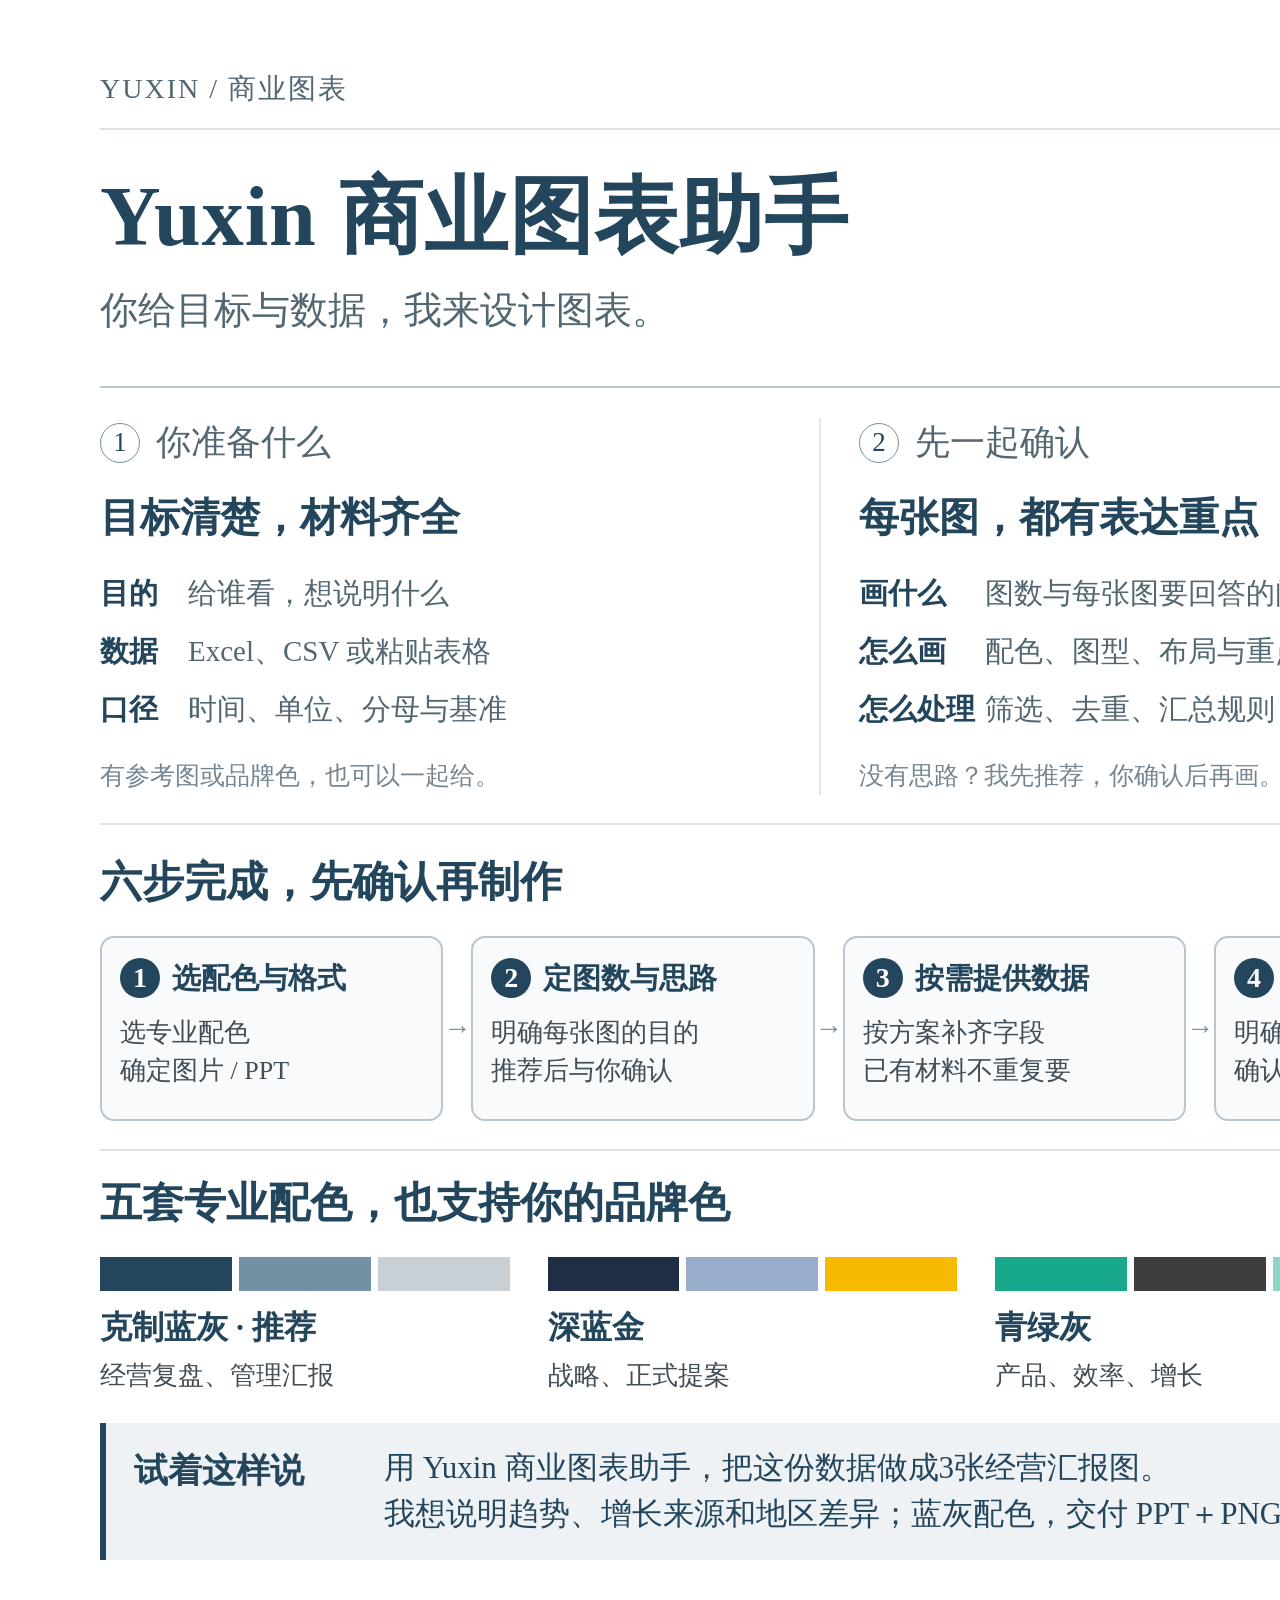
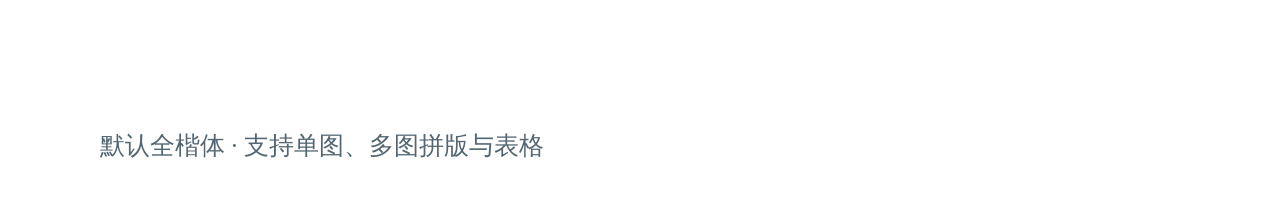
<file: gallery/intro/usage-guide.html>
<!doctype html><html lang="zh-CN"><meta charset="UTF-8"><title>Yuxin 商业图表助手 · 使用说明</title><style>*{box-sizing:border-box}html,body{margin:0;background:#dce3e8;font-family:"Kaiti SC",STKaiti,KaiTi,serif;color:#24465c}body{-webkit-font-smoothing:antialiased}.page{width:2400px;height:1800px;background:#fff;padding:80px 100px 55px;position:relative;overflow:hidden}.mast{display:flex;justify-content:space-between;font-size:27px;letter-spacing:2px;border-bottom:2px solid #dce3e8;padding-bottom:20px;color:#687782}.brand{letter-spacing:0}h1{font-size:76px;line-height:1.15;margin:27px 0 18px;font-weight:700;letter-spacing:1px}p{margin:0}.lead{font-size:34px;line-height:1.5;color:#536773}.title{font-size:43px;line-height:1.2;margin:0 0 26px;font-weight:700}.num{font-size:28px;color:#7391a4;display:inline-block;width:64px;vertical-align:middle}.row{display:grid;grid-template-columns:1fr 1fr;gap:90px;margin-top:45px}.pane{border-top:3px solid #24465c;padding-top:26px}.entry{display:grid;grid-template-columns:190px 1fr;margin:0 0 22px;align-items:start}.entry strong{font-size:34px;font-weight:700}.entry p{font-size:30px;line-height:1.4;color:#536773}.entry small{display:block;font-size:26px;color:#687782;line-height:1.35;margin-top:7px}.flow{margin-top:32px;border-top:2px solid #dce3e8;padding-top:28px}.steps{display:grid;grid-template-columns:repeat(6,1fr);gap:26px}.step{position:relative;padding-right:20px}.step:after{content:'→';position:absolute;right:-16px;top:42px;font-size:38px;color:#94a3ae}.step:last-child:after{display:none}.n{font-size:26px;color:#7391a4;margin-bottom:10px}.step strong{display:block;font-size:34px;margin-bottom:12px}.step p{font-size:27px;line-height:1.4;color:#536773}.palette{margin-top:37px;border-top:2px solid #dce3e8;padding-top:28px}.palettes{display:grid;grid-template-columns:repeat(5,1fr);gap:38px}.swatches{display:flex;height:32px;gap:7px;margin-bottom:15px}.swatches i{flex:1;display:block}.pal strong{font-size:32px;font-weight:700}.pal p{margin-top:8px;font-size:25px;color:#687782}.prompt{background:#eef2f5;border-left:6px solid #24465c;padding:22px 30px;margin-top:35px;display:grid;grid-template-columns:230px 1fr;gap:20px}.prompt strong{font-size:30px;line-height:1.5}.prompt p{font-size:29px;line-height:1.5}.footer{position:absolute;bottom:38px;left:100px;right:100px;display:flex;justify-content:space-between;font-size:24px;color:#687782}.grid{display:grid;grid-template-columns:repeat(4,1fr);gap:24px 30px;margin-top:34px}.chart{height:430px;position:relative;border-top:2px solid #b7c6d0;padding:16px 0 0;overflow:hidden}.chart h2{font-size:34px;margin:0 0 7px;color:#24465c;line-height:1.3}.chart p{font-size:25px;line-height:1.4;color:#536773;white-space:nowrap}.chart .visual{height:310px;margin-top:5px;display:flex;align-items:center}.chart svg{width:100%;height:100%;overflow:hidden}.chart .badge{color:#94a3ae;font-size:25px;margin-right:14px}.gallery .lead{font-size:32px}.gallery h1{font-size:72px;margin-bottom:15px}</style><body><style>.page{padding:70px 100px 50px}.mast{font-size:28px;color:#536773}h1{font-size:88px;margin:26px 0 12px;line-height:1.35}.lead{font-size:42px;color:#24465c;line-height:1.45}.hero{display:grid;grid-template-columns:1fr 1fr 1.08fr;gap:30px;margin-top:40px}.block{min-height:395px;padding:30px 34px;background:#eef2f5;border-top:5px solid #7391a4}.block h2{font-size:44px;line-height:1.3;margin:0 0 20px}.block .key{font-size:37px;font-weight:700;line-height:1.5;margin-bottom:18px}.block p{font-size:30px;line-height:1.55;color:#414d57;margin-bottom:12px}.block.output{background:#24465c;color:white;border-color:#24465c}.block.output p{color:#e4edf2}.block .small{font-size:26px;line-height:1.45}.flow{margin-top:36px;padding-top:26px}.title{font-size:42px;margin-bottom:24px;line-height:1.4}.steps{gap:28px}.step strong{font-size:34px;color:#24465c}.step p{font-size:28px;color:#414d57}.step:after{top:16px}.palette{margin-top:35px;padding-top:25px}.pal strong{font-size:32px;color:#24465c}.pal p{font-size:26px;color:#414d57}.swatches{height:34px}.prompt{margin-top:35px;padding:25px 28px}.prompt strong{font-size:34px}.prompt p{font-size:31px;color:#24465c}.footer{font-size:25px;color:#536773}</style><style>
.block{padding:28px 28px 24px;min-height:395px}.block h2{font-size:43px;margin-bottom:18px}.block .key{font-size:35px;margin-bottom:20px}.block p.numbered{display:flex;align-items:baseline;gap:13px;font-size:29px;line-height:1.55;margin-bottom:14px}.dot{width:34px;height:34px;flex:0 0 34px;display:inline-flex;align-items:center;justify-content:center;background:#24465c;color:#fff;border-radius:50%;font-size:24px;font-weight:700;line-height:1;position:relative;top:2px}.output .dot{background:#fff;color:#24465c}.block .small{font-size:25px;line-height:1.45;margin-top:18px;margin-bottom:0}.flow{margin-top:30px;padding-top:24px}.steps{gap:28px}.step{border:2px solid #b7c6d0;border-radius:14px;padding:20px 18px;background:#f8fafb;min-height:185px}.step strong{display:flex;align-items:center;gap:12px;font-size:29px;line-height:1.4;margin-bottom:16px;white-space:nowrap}.step-dot{display:inline-flex;align-items:center;justify-content:center;flex:0 0 40px;width:40px;height:40px;border-radius:50%;background:#24465c;color:white;font-size:28px}.step p{font-size:26px;line-height:1.45;padding-left:0}.step:after{content:'→';right:-26px;top:74px;width:24px;text-align:center;font-size:28px;color:#7391a4}.palette{margin-top:28px;padding-top:23px}.prompt{margin-top:30px;padding:22px 28px}
</style><style>
h1{font-size:84px;letter-spacing:1px;margin-top:30px;margin-bottom:10px}.lead{font-size:38px;color:#536773}
.hero.editorial{grid-template-columns:1fr 1fr 1.06fr;gap:0;margin-top:48px;padding:30px 0 28px;border-top:2px solid #b7c6d0;border-bottom:2px solid #dce3e8}
.info-col{padding:0 38px 0 0}.info-col+.info-col{border-left:2px solid #e0e7ec;padding:0 38px}.info-col:last-child{padding-right:0}
.info-col h2{display:flex;align-items:center;gap:16px;font-size:35px;font-weight:400;line-height:1.4;margin:0 0 22px;color:#536773}
.section-circle{display:inline-flex;align-items:center;justify-content:center;width:40px;height:40px;flex:0 0 40px;border:1.5px solid #7391a4;border-radius:50%;font-size:27px;color:#24465c}
.hero-key{font-size:40px;line-height:1.45;font-weight:700;white-space:nowrap;margin-bottom:24px}
.detail-list{display:grid;gap:14px}.detail{display:grid;grid-template-columns:116px 1fr;gap:10px;align-items:center;min-height:44px;font-size:29px;line-height:1.5}.detail b{font-weight:700;color:#24465c}.detail span{color:#536773;white-space:nowrap}
.info-col:first-child .detail{grid-template-columns:78px 1fr}.delivery .detail{grid-template-columns:104px 1fr;gap:18px}.format{display:inline-flex;justify-content:center;align-items:center;border:1px solid #d2dee6;border-radius:5px;background:#f4f7f9;height:41px;font-size:27px;font-weight:400!important;letter-spacing:1px}
.aside-note{font-size:25px;line-height:1.5;color:#758591;margin-top:26px;white-space:nowrap}
.flow{border-top:0;margin-top:0;padding-top:28px}
</style><section class="page"><div class="mast"><span>YUXIN / 商业图表</span><span>使用指南 · 01</span></div><h1>Yuxin 商业图表助手</h1><p class="lead">你给目标与数据，我来设计图表。</p>
<div class="hero editorial">
<article class="info-col">
<h2><span class="section-circle">1</span>你准备什么</h2>
<div class="hero-key">目标清楚，材料齐全</div>
<div class="detail-list">
<div class="detail"><b>目的</b><span>给谁看，想说明什么</span></div>
<div class="detail"><b>数据</b><span>Excel、CSV 或粘贴表格</span></div>
<div class="detail"><b>口径</b><span>时间、单位、分母与基准</span></div>
</div>
<p class="aside-note">有参考图或品牌色，也可以一起给。</p>
</article>
<article class="info-col">
<h2><span class="section-circle">2</span>先一起确认</h2>
<div class="hero-key">每张图，都有表达重点</div>
<div class="detail-list">
<div class="detail"><b>画什么</b><span>图数与每张图要回答的问题</span></div>
<div class="detail"><b>怎么画</b><span>配色、图型、布局与重点</span></div>
<div class="detail"><b>怎么处理</b><span>筛选、去重、汇总规则</span></div>
</div>
<p class="aside-note">没有思路？我先推荐，你确认后再画。</p>
</article>
<article class="info-col delivery">
<h2><span class="section-circle">3</span>你能拿到什么</h2>
<div class="hero-key">直接使用，也能继续修改</div>
<div class="detail-list">
<div class="detail"><b class="format">PNG</b><span>高清图片，用于文档与分享</span></div>
<div class="detail"><b class="format">PPT</b><span>文字、图形可单独修改</span></div>
<div class="detail"><b class="format">HTML</b><span>可选：离线查看、改字保存</span></div>
</div>
<p class="aside-note">数据变化需重新生成；HTML 仅改文字。</p>
</article></div>
<div class="flow"><h2 class="title">六步完成，先确认再制作</h2><div class="steps"><div class="step"><strong><span class="step-dot">1</span><span>选配色与格式</span></strong><p>选专业配色<br>确定图片 / PPT</p></div><div class="step"><strong><span class="step-dot">2</span><span>定图数与思路</span></strong><p>明确每张图的目的<br>推荐后与你确认</p></div><div class="step"><strong><span class="step-dot">3</span><span>按需提供数据</span></strong><p>按方案补齐字段<br>已有材料不重复要</p></div><div class="step"><strong><span class="step-dot">4</span><span>确认处理口径</span></strong><p>明确筛选与计算<br>确认后再处理</p></div><div class="step"><strong><span class="step-dot">5</span><span>绘制与检查</span></strong><p>核对数值与单位<br>检查字体和排版</p></div><div class="step"><strong><span class="step-dot">6</span><span>交付与调整</span></strong><p>按约定格式交付<br>结合反馈修改</p></div></div></div><div class="palette"><h2 class="title">五套专业配色，也支持你的品牌色</h2><div class="palettes"><div class="pal"><div class="swatches"><i style="background:#24465C"></i><i style="background:#7391A4"></i><i style="background:#C9D0D5"></i></div><strong>克制蓝灰 · 推荐</strong><p>经营复盘、管理汇报</p></div><div class="pal"><div class="swatches"><i style="background:#1F2E44"></i><i style="background:#98ADC9"></i><i style="background:#F8BA00"></i></div><strong>深蓝金</strong><p>战略、正式提案</p></div><div class="pal"><div class="swatches"><i style="background:#18A98C"></i><i style="background:#3D3D3D"></i><i style="background:#8ED4C5"></i></div><strong>青绿灰</strong><p>产品、效率、增长</p></div><div class="pal"><div class="swatches"><i style="background:#344E6A"></i><i style="background:#6D8EB9"></i><i style="background:#C4CEE0"></i></div><strong>单色蓝灰</strong><p>密集多图、研究附录</p></div><div class="pal"><div class="swatches"><i style="background:#4D4D4D"></i><i style="background:#969596"></i><i style="background:#C10D3B"></i></div><strong>灰阶点红</strong><p>差异、风险与重点</p></div></div></div><div class="prompt"><strong>试着这样说</strong><p>用 Yuxin 商业图表助手，把这份数据做成3张经营汇报图。<br>我想说明趋势、增长来源和地区差异；蓝灰配色，交付 PPT＋PNG。</p></div><div class="footer"><span>默认全楷体 · 支持单图、多图拼版与表格</span><span>基于给定数据与已确认口径制作</span></div></section></body></html>
</file>
<file: gallery/colors_and_type.css>
/*
 * Pinguo design tokens
 * Brand: Pinguo
 * Domain: Consumer imaging product
 * Style: Restrained, elegant, Apple-inspired
 * Theme mode: light-dark
 * Source language: zh
 * Output language: en
 *
 * Color architecture (two layers):
 *   1. Primitive palette - six categories. brand / background / text / icon
 *      are each a 10-step scale (50 lightest to 900 darkest). state-success and
 *      state-error are functional colors anchored on Apple system colors.
 *      Anchors follow Apple Human Interface Guidelines system colors
 *      (System Blue #007AFF, System Green #34C759, System Red #FF3B30,
 *      system grays / label / background colors).
 *   2. Semantic tokens - :root (light) and .dark map roles onto primitives.
 *      Components and UI kits must only consume the semantic tokens below.
 */

/* @group-priority: brand, background, text, icon, state-success, state-error */

:root {

  /* solo-design consumption aliases: explicit prefix for fill-html-head.mjs */
  --apple-background: var(--background, #ffffff);
  --apple-foreground: var(--foreground, #0f172a);
  --apple-card: var(--card, var(--background));
  --apple-card-foreground: var(--card-foreground, var(--foreground));
  --apple-popover: var(--popover, var(--card));
  --apple-popover-foreground: var(--popover-foreground, var(--card-foreground, var(--foreground)));
  --apple-primary: var(--primary, #111827);
  --apple-primary-foreground: var(--primary-foreground, #ffffff);
  --apple-secondary: var(--secondary, var(--muted, var(--card)));
  --apple-secondary-foreground: var(--secondary-foreground, var(--foreground));
  --apple-muted: var(--muted, var(--card));
  --apple-muted-foreground: var(--muted-foreground, var(--foreground));
  --apple-accent: var(--accent, var(--secondary, var(--muted, var(--card))));
  --apple-accent-foreground: var(--accent-foreground, var(--foreground));
  --apple-destructive: var(--destructive, #ef4444);
  --apple-destructive-foreground: var(--destructive-foreground, #ffffff);
  --apple-border: var(--border, currentColor);
  --apple-input: var(--input, var(--border));
  --apple-ring: var(--ring, var(--primary));
  --apple-chart-1: var(--chart-1, var(--primary));
  --apple-chart-2: var(--chart-2, var(--secondary, var(--primary)));
  --apple-chart-3: var(--chart-3, var(--accent, var(--primary)));
  --apple-chart-4: var(--chart-4, var(--muted-foreground, var(--foreground)));
  --apple-chart-5: var(--chart-5, var(--foreground));
  --apple-sidebar: var(--sidebar, var(--background));
  --apple-sidebar-foreground: var(--sidebar-foreground, var(--foreground));
  --apple-sidebar-primary: var(--sidebar-primary, var(--primary));
  --apple-sidebar-primary-foreground: var(--sidebar-primary-foreground, var(--primary-foreground));
  --apple-sidebar-accent: var(--sidebar-accent, var(--accent, var(--muted, var(--card))));
  --apple-sidebar-accent-foreground: var(--sidebar-accent-foreground, var(--accent-foreground, var(--foreground)));

/* ===== PRIMITIVE PALETTE ===== */

  /* brand */
  --brand-50: #e8f2ff;
  --brand-100: #cfe5ff;
  --brand-200: #9fcbff;
  --brand-300: #66abff;
  --brand-400: #2e8dff;
  --brand-500: #007aff; /* @primary */
  --brand-600: #0064d6;
  --brand-700: #004fad;
  --brand-800: #003b82;
  --brand-900: #00275a;

  /* background */
  --background-50: #ffffff;
  --background-100: #f7f7fa;
  --background-200: #f2f2f7;
  --background-300: #e5e5ea;
  --background-400: #d1d1d6;
  --background-500: #aeaeb2;
  --background-600: #8e8e93;
  --background-700: #3a3a3c;
  --background-800: #1c1c1e;
  --background-900: #000000;

  /* text */
  --text-50: #f5f5f7;
  --text-100: #e3e3e8;
  --text-200: #c7c7cc;
  --text-300: #aeaeb2;
  --text-400: #8e8e93;
  --text-500: #6e6e73;
  --text-600: #48484a;
  --text-700: #3c3c43;
  --text-800: #1d1d1f;
  --text-900: #000000;

  /* icon */
  --icon-50: #f5f5f7;
  --icon-100: #e5e5ea;
  --icon-200: #d1d1d6;
  --icon-300: #c7c7cc;
  --icon-400: #aeaeb2;
  --icon-500: #8e8e93;
  --icon-600: #6e6e73;
  --icon-700: #48484a;
  --icon-800: #2c2c2e;
  --icon-900: #1d1d1f;

  /* state-success */
  --state-success: #34c759; /* @primary */
  --state-success-dark: #30d158;
  --state-success-surface: #e9f9ee;
  --state-success-foreground: #ffffff;

  /* state-error */
  --state-error: #ff3b30; /* @primary */
  --state-error-dark: #ff453a;
  --state-error-surface: #ffecea;
  --state-error-foreground: #ffffff;

  /* ===== SEMANTIC ROLES ===== */

  /* semantic */
  --background: var(--background-50);
  --foreground: var(--text-800);
  --card: var(--background-50);
  --card-foreground: var(--text-800);
  --popover: var(--background-50);
  --popover-foreground: var(--text-900);

  --primary: var(--brand-500);
  --primary-foreground: var(--background-50);
  --secondary: var(--background-200);
  --secondary-foreground: var(--text-800);
  --muted: var(--background-200);
  --muted-foreground: var(--text-400);
  --accent: var(--background-100);
  --accent-foreground: var(--text-800);
  --destructive: var(--state-error);
  --destructive-foreground: var(--state-error-foreground);
  --success: var(--state-success);
  --success-foreground: var(--state-success-foreground);
  --border: var(--background-300);
  --input: var(--background-400);
  --ring: var(--brand-500);

  --icon: var(--icon-900);
  --icon-muted: var(--icon-500);

  /* chart */
  --chart-1: var(--state-success);
  --chart-2: var(--brand-500);
  --chart-3: #ff9500;
  --chart-4: #5856d6;
  --chart-5: #af52de;

  /* sidebar */
  --sidebar: var(--background-200);
  --sidebar-foreground: var(--text-800);
  --sidebar-primary: var(--brand-500);
  --sidebar-primary-foreground: var(--background-50);
  --sidebar-accent: var(--background-300);
  --sidebar-accent-foreground: var(--text-800);
  --sidebar-border: var(--background-300);
  --sidebar-ring: var(--brand-500);

  /* TYPOGRAPHY */
  --font-sans: DM Sans, ui-sans-serif, sans-serif, system-ui;
  --font-serif: DM Sans, ui-sans-serif, sans-serif, system-ui;
  --font-mono: JetBrains Mono, monospace;
  --tracking-normal: 0em;

  /* RADIUS */
  --radius: 1.2rem;

  /* SHADOWS */
  --shadow-2xs: 0 1px 2px -1px rgba(0, 0, 0, 0.04); /* Hairline */
  --shadow-xs: 0 1px 2px 0 rgba(0, 0, 0, 0.04); /* Subtle */
  --shadow-sm: 0 1px 2px 0 rgba(0, 0, 0, 0.05), 0 1px 3px -1px rgba(0, 0, 0, 0.05); /* Card */
  --shadow: 0 2px 4px -1px rgba(0, 0, 0, 0.06), 0 1px 2px -1px rgba(0, 0, 0, 0.05); /* Raised */
  --shadow-md: 0 4px 8px -2px rgba(0, 0, 0, 0.06), 0 2px 4px -2px rgba(0, 0, 0, 0.05); /* Card Hover */
  --shadow-lg: 0 8px 24px -8px rgba(0, 0, 0, 0.08), 0 4px 8px -4px rgba(0, 0, 0, 0.05); /* Float */
  --shadow-xl: 0 16px 40px -10px rgba(0, 0, 0, 0.10), 0 8px 16px -8px rgba(0, 0, 0, 0.06); /* Overlay */
  --shadow-2xl: 0 24px 64px -12px rgba(0, 0, 0, 0.12); /* Modal */

  /* SPACING */
  --spacing: 0.24rem;
}

/* ===== SEMANTIC ROLES - dark (primitive palette inherited) ===== */
.dark {
  --background: var(--background-900);
  --foreground: var(--text-50);
  --card: var(--background-800);
  --card-foreground: var(--text-50);
  --popover: var(--background-700);
  --popover-foreground: var(--text-50);

  --primary: var(--brand-400);
  --primary-foreground: var(--background-900);
  --secondary: var(--background-800);
  --secondary-foreground: var(--text-50);
  --muted: var(--background-800);
  --muted-foreground: var(--text-400);
  --accent: var(--background-700);
  --accent-foreground: var(--text-50);
  --destructive: var(--state-error-dark);
  --destructive-foreground: var(--state-error-foreground);
  --success: var(--state-success-dark);
  --success-foreground: var(--state-success-foreground);
  --border: var(--background-700);
  --input: var(--background-700);
  --ring: var(--brand-400);

  --icon: var(--icon-50);
  --icon-muted: var(--icon-500);

  --chart-1: var(--state-success-dark);
  --chart-2: var(--brand-400);
  --chart-3: #ff9f0a;
  --chart-4: #5e5ce6;
  --chart-5: #bf5af2;

  --sidebar: var(--background-800);
  --sidebar-foreground: var(--text-50);
  --sidebar-primary: var(--brand-400);
  --sidebar-primary-foreground: var(--background-900);
  --sidebar-accent: var(--background-700);
  --sidebar-accent-foreground: var(--text-50);
  --sidebar-border: var(--background-700);
  --sidebar-ring: var(--brand-400);

  --shadow-2xs: 0 1px 2px -1px rgba(0, 0, 0, 0.30);
  --shadow-xs: 0 1px 2px 0 rgba(0, 0, 0, 0.30);
  --shadow-sm: 0 1px 2px 0 rgba(0, 0, 0, 0.36), 0 1px 3px -1px rgba(0, 0, 0, 0.36);
  --shadow: 0 2px 4px -1px rgba(0, 0, 0, 0.40), 0 1px 2px -1px rgba(0, 0, 0, 0.36);
  --shadow-md: 0 4px 8px -2px rgba(0, 0, 0, 0.44), 0 2px 4px -2px rgba(0, 0, 0, 0.36);
  --shadow-lg: 0 8px 24px -8px rgba(0, 0, 0, 0.50), 0 4px 8px -4px rgba(0, 0, 0, 0.40);
  --shadow-xl: 0 16px 40px -10px rgba(0, 0, 0, 0.55), 0 8px 16px -8px rgba(0, 0, 0, 0.44);
  --shadow-2xl: 0 24px 64px -12px rgba(0, 0, 0, 0.60);
}
</file>
